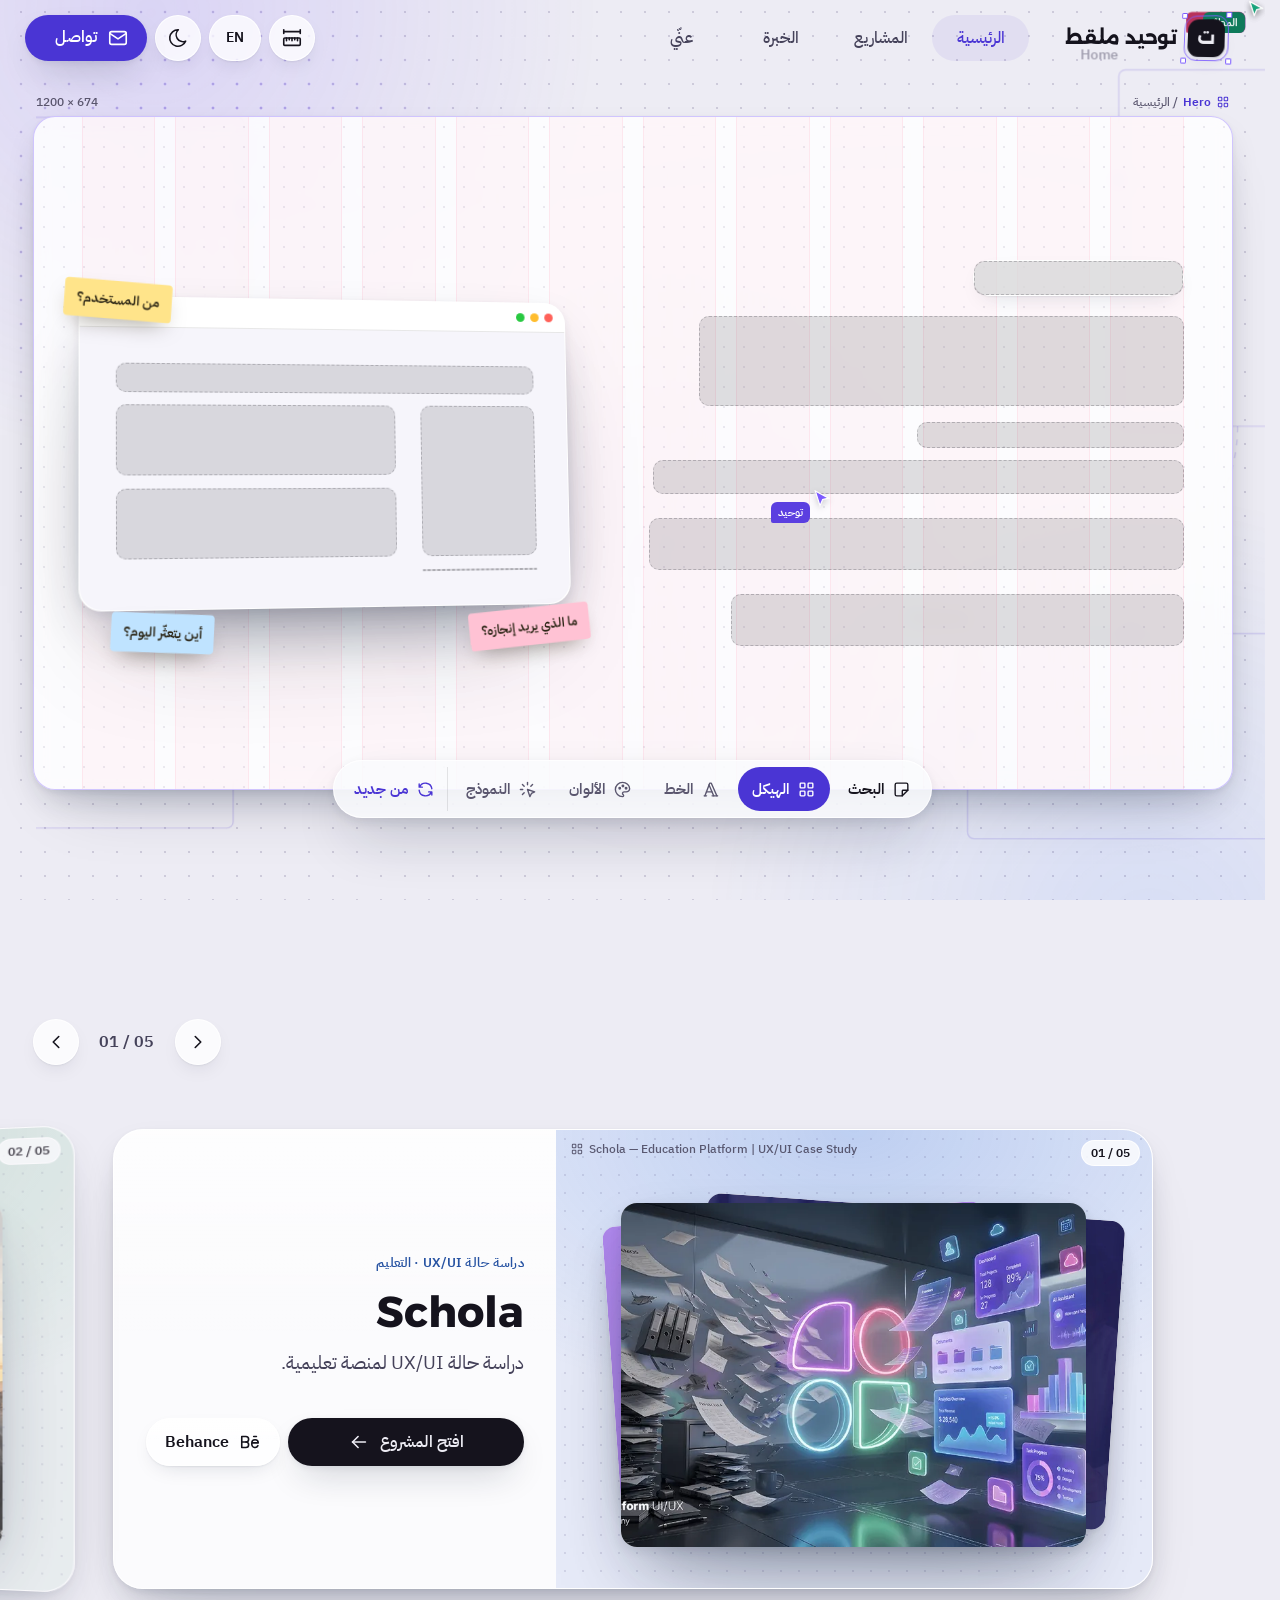
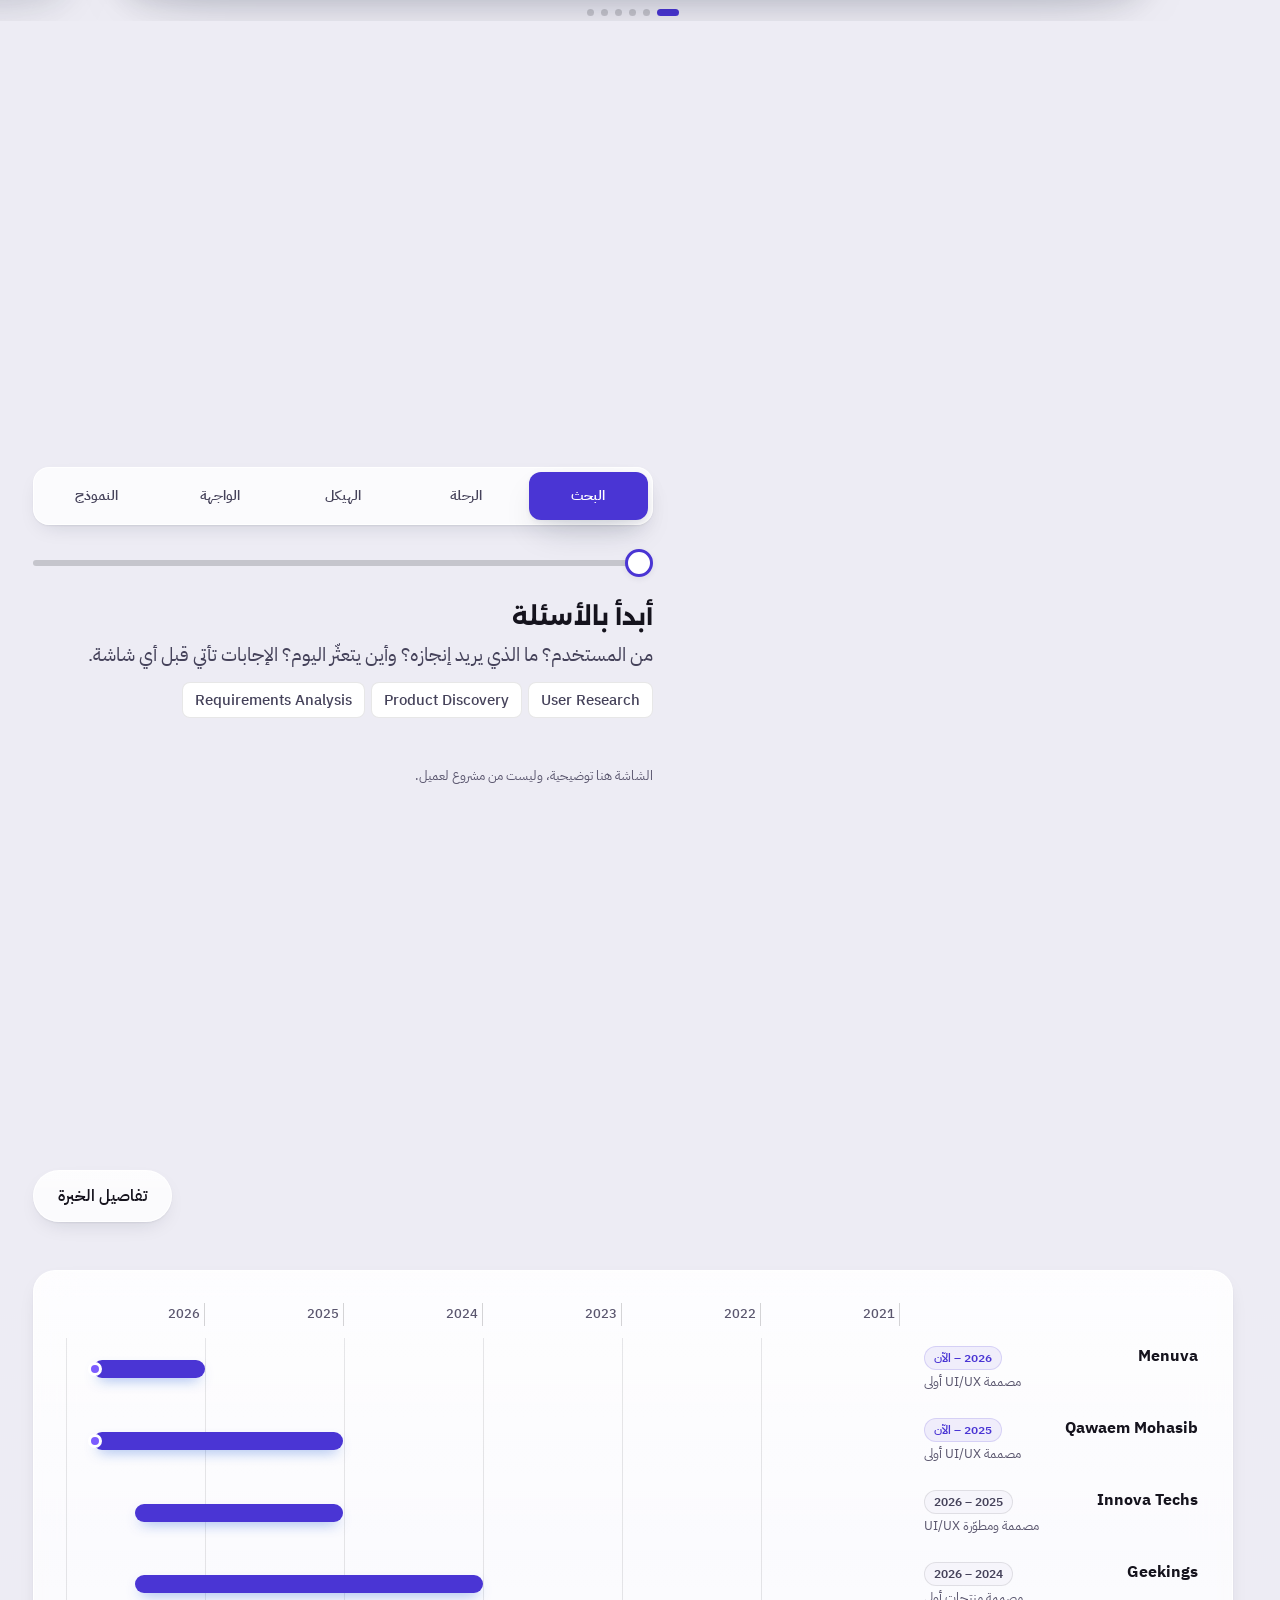
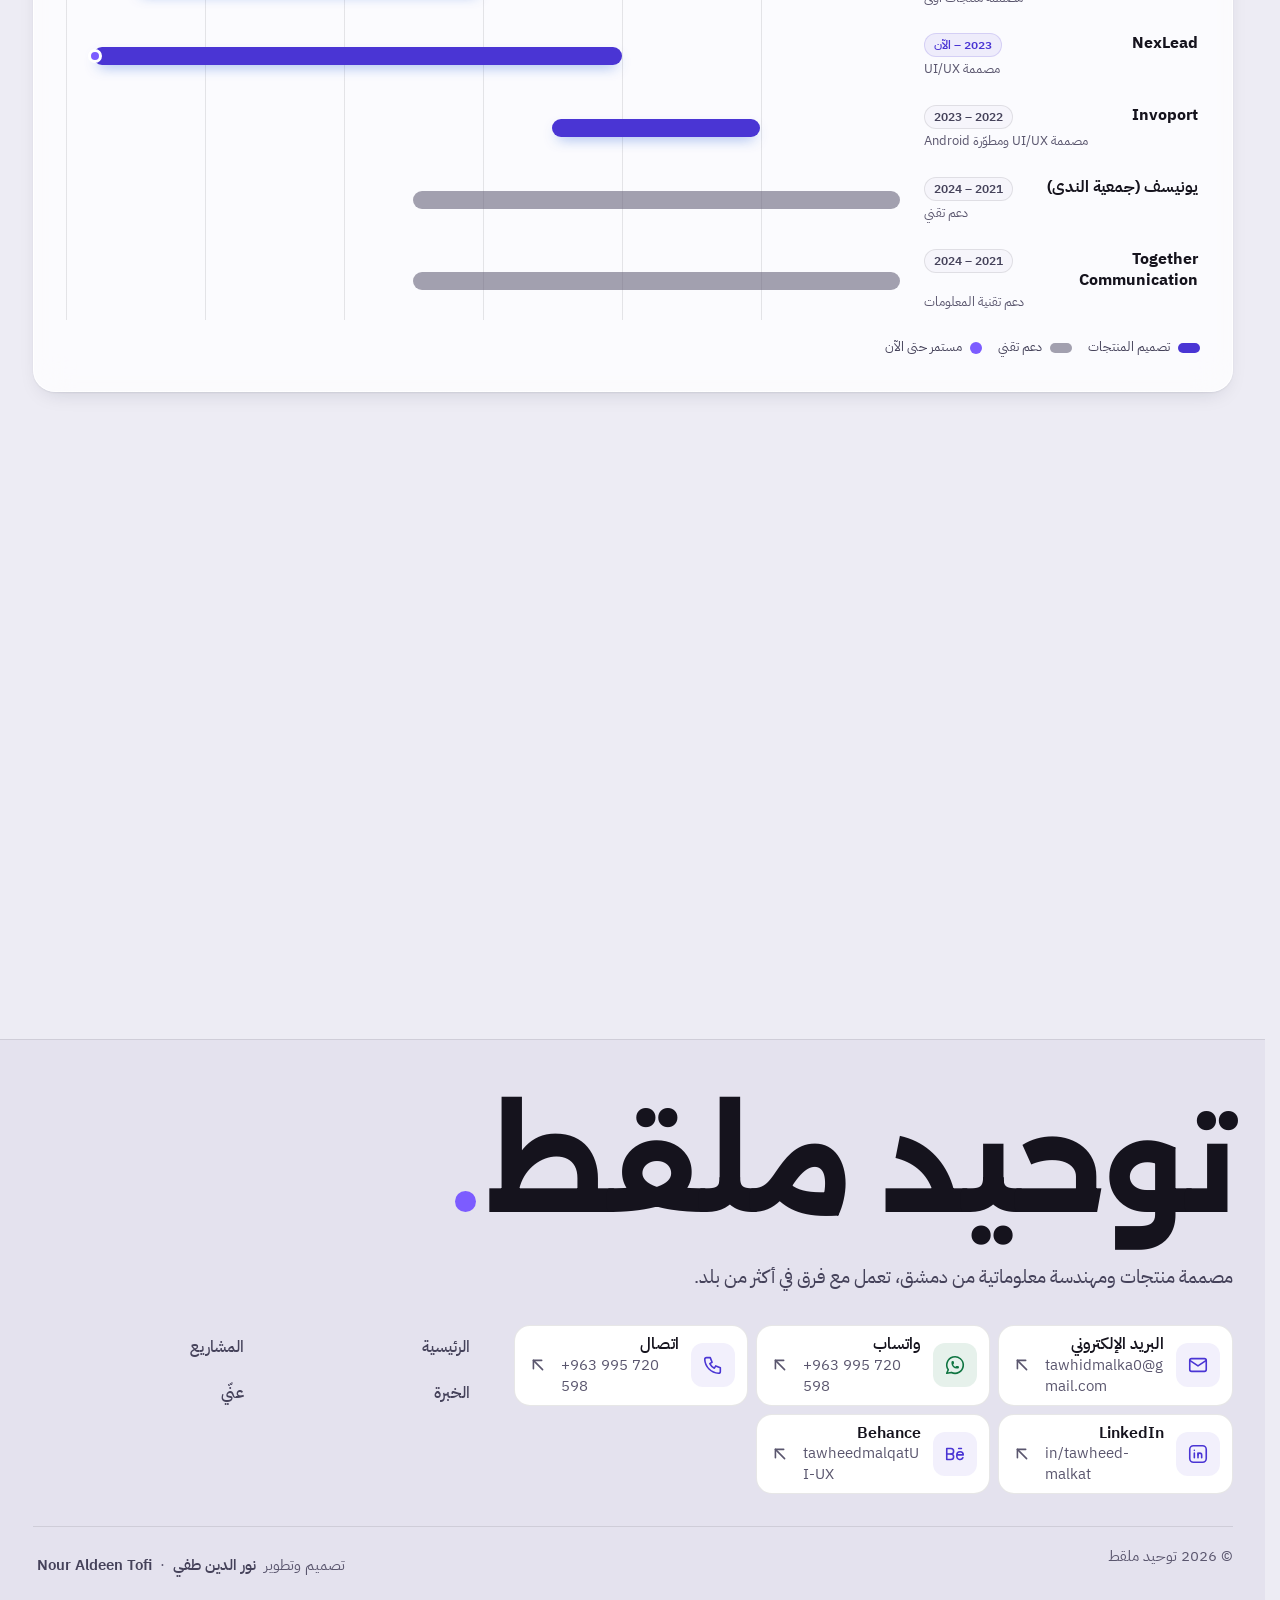
<file: index.html>
<!doctype html>
<html lang="ar" dir="rtl" data-theme="light" data-title-ar="توحيد ملقط، مصممة منتجات UI/UX" data-title-en="Tawheed Malkat, Senior Product Designer (UI/UX)">
<head>
<meta charset="utf-8">
<meta name="viewport" content="width=device-width,initial-scale=1,viewport-fit=cover">
<title>توحيد ملقط، مصممة منتجات UI/UX</title>
<meta name="description" content="توحيد ملقط، مصممة منتجات UI/UX ومهندسة معلوماتية من دمشق: مشاريعها وخبرتها وطريقة عملها. Tawheed Malkat, senior product designer (UI/UX) and informatics engineer from Damascus: work, experience and process.">
<meta name="robots" content="noindex,follow">
<link rel="canonical" href="https://nouraldeentofi.github.io/tawheed-malkat/">
<meta name="color-scheme" content="light dark">
<meta name="theme-color" id="metaTheme" content="#ECEEF1">
<script>(function(){try{var r=document.documentElement,t=localStorage.getItem('tm-theme'),l=localStorage.getItem('tm-lang');if(t==='dark')r.dataset.theme='dark';if(l==='en'){r.lang='en';r.dir='ltr';document.title=r.dataset.titleEn}if(!sessionStorage.getItem('tm-intro')&&!matchMedia('(prefers-reduced-motion: reduce)').matches)r.classList.add('intro');}catch(e){}})();</script>
<link rel="preload" href="assets/fonts/alexandria-arabic-800-normal.woff2" as="font" type="font/woff2" crossorigin><link rel="preload" href="assets/fonts/alexandria-arabic-700-normal.woff2" as="font" type="font/woff2" crossorigin><link rel="preload" href="assets/fonts/alexandria-latin-800-normal.woff2" as="font" type="font/woff2" crossorigin><link rel="preload" href="assets/fonts/alexandria-latin-700-normal.woff2" as="font" type="font/woff2" crossorigin><link rel="preload" href="assets/fonts/ibm-plex-sans-arabic-arabic-400-normal.woff2" as="font" type="font/woff2" crossorigin><link rel="preload" href="assets/fonts/ibm-plex-sans-arabic-arabic-500-normal.woff2" as="font" type="font/woff2" crossorigin><link rel="preload" href="assets/fonts/ibm-plex-sans-arabic-arabic-600-normal.woff2" as="font" type="font/woff2" crossorigin><link rel="preload" href="assets/fonts/ibm-plex-sans-arabic-latin-400-normal.woff2" as="font" type="font/woff2" crossorigin><link rel="preload" href="assets/fonts/ibm-plex-sans-arabic-latin-600-normal.woff2" as="font" type="font/woff2" crossorigin>
<link rel="stylesheet" href="assets/css/site.css">
<link rel="icon" href="assets/img/favicon.svg" type="image/svg+xml">
<link rel="apple-touch-icon" href="assets/img/apple-touch-icon.png">
<meta property="og:type" content="profile"><meta property="og:url" content="https://nouraldeentofi.github.io/tawheed-malkat/"><meta property="og:title" content="توحيد ملقط، مصممة منتجات UI/UX · Tawheed Malkat, Senior Product Designer (UI/UX)">
<meta property="og:description" content="توحيد ملقط، مصممة منتجات UI/UX ومهندسة معلوماتية من دمشق: مشاريعها وخبرتها وطريقة عملها."><meta property="og:image" content="https://nouraldeentofi.github.io/tawheed-malkat/assets/img/og.jpg"><meta property="og:image:width" content="1200"><meta property="og:image:height" content="630">
<meta property="og:locale" content="ar_AR"><meta property="og:locale:alternate" content="en_US"><meta name="twitter:card" content="summary_large_image">
<script type="application/ld+json">{"@context": "https://schema.org", "@graph": [{"@type": "Person", "@id": "https://nouraldeentofi.github.io/tawheed-malkat/#person", "name": "Tawheed Malkat", "alternateName": ["Tawheed Malkat", "Tawheed Malqat", "Tawhid Malka", "Tawheed Malka", "Tawhid Malkat", "Tawheed Malkat UI/UX", "Tawheed Malkat Product Designer", "توحيد ملقط", "توحيد ملقط مصممة", "م. توحيد ملقط", "Eng. Tawheed Malkat"], "givenName": "Tawheed", "familyName": "Malkat", "gender": "Female", "jobTitle": "Senior Product Designer", "description": "Senior product designer (UI/UX) and informatics engineer from Damascus, Syria, with 4+ years designing web and mobile products. مصممة منتجات ومهندسة معلوماتية من دمشق.", "email": "mailto:tawhidmalka0@gmail.com", "telephone": "+963995720598", "url": "https://nouraldeentofi.github.io/tawheed-malkat/", "address": {"@type": "PostalAddress", "addressLocality": "Damascus", "addressCountry": "SY"}, "alumniOf": {"@type": "CollegeOrUniversity", "name": "Damascus University", "alternateName": "جامعة دمشق"}, "hasCredential": {"@type": "EducationalOccupationalCredential", "credentialCategory": "degree", "name": "Informatics Engineering, Networks and Information Systems (2017–2022)", "recognizedBy": {"@type": "CollegeOrUniversity", "name": "Damascus University"}}, "worksFor": [{"@type": "Organization", "name": "Menuva"}, {"@type": "Organization", "name": "Qawaem Mohasib"}, {"@type": "Organization", "name": "NexLead"}], "hasOccupation": {"@type": "Occupation", "name": "Product Designer", "alternateName": ["Senior Product Designer", "Product Designer", "UI/UX Designer", "UX/UI Designer", "UX Designer", "UI Designer", "Interaction Designer", "Mobile app designer", "Web designer", "Informatics Engineer", "مصممة منتجات", "مصممة منتجات أولى", "مصممة UI/UX", "مصممة تجربة المستخدم", "مصممة واجهات المستخدم", "مصممة تطبيقات ومواقع", "مهندسة معلوماتية"], "occupationLocation": {"@type": "City", "name": "Damascus"}, "skills": "Product Strategy, UX Strategy, Design Thinking, Product Discovery, Feature Definition, MVP Design, User Stories, User Research, User Flows, Information Architecture, Journey Mapping, Usability Testing, Requirements Analysis, Visual Design, Interaction Design, Prototyping, Responsive Design, Design Systems, Component Libraries, Accessibility, HTML, CSS, Flutter / Dart, REST APIs, Provider, Bloc, GetX, Git, Linux, Agile / Scrum, Figma, FigJam, Adobe XD, Photoshop, Illustrator, Hotjar, Typeform, Google Forms, Jira, Trello, AI tools"}, "knowsAbout": ["Product design", "UX design", "UI design", "User research", "Design systems", "Prototyping", "Information architecture", "Usability testing", "Accessibility", "Mobile app design", "Web design", "Flutter", "Figma", "تصميم تجربة المستخدم", "تصميم واجهات المستخدم"], "knowsLanguage": [{"@type": "Language", "name": "Arabic", "alternateName": "ar"}, {"@type": "Language", "name": "English", "alternateName": "en"}], "sameAs": ["https://www.behance.net/tawheedmalqatUI-UX", "https://www.linkedin.com/in/tawheed-malkat/"]}, {"@type": "WebSite", "@id": "https://nouraldeentofi.github.io/tawheed-malkat/#site", "url": "https://nouraldeentofi.github.io/tawheed-malkat/", "name": "Tawheed Malkat · توحيد ملقط", "inLanguage": ["ar", "en"], "publisher": {"@id": "https://nouraldeentofi.github.io/tawheed-malkat/#person"}}, {"@type": "ProfilePage", "url": "https://nouraldeentofi.github.io/tawheed-malkat/", "isPartOf": {"@id": "https://nouraldeentofi.github.io/tawheed-malkat/#site"}, "mainEntity": {"@id": "https://nouraldeentofi.github.io/tawheed-malkat/#person"}, "inLanguage": ["ar", "en"]}]}</script>
</head>
<body>
<a class="skip" href="#main"><span data-l="ar">تخطَّ إلى المحتوى</span><span data-l="en" lang="en">Skip to content</span></a>
<svg class="sprite" aria-hidden="true" xmlns="http://www.w3.org/2000/svg"><symbol id="i-arrow-left" viewBox="0 0 24 24" fill="none" stroke="currentColor" stroke-width="1.75" stroke-linecap="round" stroke-linejoin="round"><path stroke="none" d="M0 0h24v24H0z" fill="none" />
  <path d="M5 12l14 0" />
  <path d="M5 12l6 6" />
  <path d="M5 12l6 -6" /></symbol><symbol id="i-arrow-right" viewBox="0 0 24 24" fill="none" stroke="currentColor" stroke-width="1.75" stroke-linecap="round" stroke-linejoin="round"><path stroke="none" d="M0 0h24v24H0z" fill="none" />
  <path d="M5 12l14 0" />
  <path d="M13 18l6 -6" />
  <path d="M13 6l6 6" /></symbol><symbol id="i-arrow-up-right" viewBox="0 0 24 24" fill="none" stroke="currentColor" stroke-width="1.75" stroke-linecap="round" stroke-linejoin="round"><path stroke="none" d="M0 0h24v24H0z" fill="none" />
  <path d="M17 7l-10 10" />
  <path d="M8 7l9 0l0 9" /></symbol><symbol id="i-brand-behance" viewBox="0 0 24 24" fill="none" stroke="currentColor" stroke-width="1.75" stroke-linecap="round" stroke-linejoin="round"><path stroke="none" d="M0 0h24v24H0z" fill="none" />
  <path d="M3 18v-12h4.5a3 3 0 0 1 0 6a3 3 0 0 1 0 6h-4.5" />
  <path d="M3 12l4.5 0" />
  <path d="M14 13h7a3.5 3.5 0 0 0 -7 0v2a3.5 3.5 0 0 0 6.64 1" />
  <path d="M16 6l3 0" /></symbol><symbol id="i-brand-linkedin" viewBox="0 0 24 24" fill="none" stroke="currentColor" stroke-width="1.75" stroke-linecap="round" stroke-linejoin="round"><path stroke="none" d="M0 0h24v24H0z" fill="none" />
  <path d="M8 11v5" />
  <path d="M8 8v.01" />
  <path d="M12 16v-5" />
  <path d="M16 16v-3a2 2 0 1 0 -4 0" />
  <path d="M3 7a4 4 0 0 1 4 -4h10a4 4 0 0 1 4 4v10a4 4 0 0 1 -4 4h-10a4 4 0 0 1 -4 -4l0 -10" /></symbol><symbol id="i-brand-whatsapp" viewBox="0 0 24 24" fill="none" stroke="currentColor" stroke-width="1.75" stroke-linecap="round" stroke-linejoin="round"><path stroke="none" d="M0 0h24v24H0z" fill="none" />
  <path d="M3 21l1.65 -3.8a9 9 0 1 1 3.4 2.9l-5.05 .9" />
  <path d="M9 10a.5 .5 0 0 0 1 0v-1a.5 .5 0 0 0 -1 0v1a5 5 0 0 0 5 5h1a.5 .5 0 0 0 0 -1h-1a.5 .5 0 0 0 0 1" /></symbol><symbol id="i-briefcase" viewBox="0 0 24 24" fill="none" stroke="currentColor" stroke-width="1.75" stroke-linecap="round" stroke-linejoin="round"><path stroke="none" d="M0 0h24v24H0z" fill="none" />
  <path d="M3 9a2 2 0 0 1 2 -2h14a2 2 0 0 1 2 2v9a2 2 0 0 1 -2 2h-14a2 2 0 0 1 -2 -2l0 -9" />
  <path d="M8 7v-2a2 2 0 0 1 2 -2h4a2 2 0 0 1 2 2v2" />
  <path d="M12 12l0 .01" />
  <path d="M3 13a20 20 0 0 0 18 0" /></symbol><symbol id="i-check" viewBox="0 0 24 24" fill="none" stroke="currentColor" stroke-width="1.75" stroke-linecap="round" stroke-linejoin="round"><path stroke="none" d="M0 0h24v24H0z" fill="none" />
  <path d="M5 12l5 5l10 -10" /></symbol><symbol id="i-chevron-down" viewBox="0 0 24 24" fill="none" stroke="currentColor" stroke-width="1.75" stroke-linecap="round" stroke-linejoin="round"><path stroke="none" d="M0 0h24v24H0z" fill="none" />
  <path d="M6 9l6 6l6 -6" /></symbol><symbol id="i-chevron-left" viewBox="0 0 24 24" fill="none" stroke="currentColor" stroke-width="1.75" stroke-linecap="round" stroke-linejoin="round"><path stroke="none" d="M0 0h24v24H0z" fill="none" />
  <path d="M15 6l-6 6l6 6" /></symbol><symbol id="i-chevron-right" viewBox="0 0 24 24" fill="none" stroke="currentColor" stroke-width="1.75" stroke-linecap="round" stroke-linejoin="round"><path stroke="none" d="M0 0h24v24H0z" fill="none" />
  <path d="M9 6l6 6l-6 6" /></symbol><symbol id="i-click" viewBox="0 0 24 24" fill="none" stroke="currentColor" stroke-width="1.75" stroke-linecap="round" stroke-linejoin="round"><path d="M3 12l3 0"/><path d="M12 3l0 3"/><path d="M7.8 7.8l-2.2 -2.2"/><path d="M16.2 7.8l2.2 -2.2"/><path d="M7.8 16.2l-2.2 2.2"/><path d="M12 12l9 3l-4 2l-2 4l-3 -9"/></symbol><symbol id="i-clock" viewBox="0 0 24 24" fill="none" stroke="currentColor" stroke-width="1.75" stroke-linecap="round" stroke-linejoin="round"><path stroke="none" d="M0 0h24v24H0z" fill="none" />
  <path d="M3 12a9 9 0 1 0 18 0a9 9 0 0 0 -18 0" />
  <path d="M12 7v5l3 3" /></symbol><symbol id="i-components" viewBox="0 0 24 24" fill="none" stroke="currentColor" stroke-width="1.75" stroke-linecap="round" stroke-linejoin="round"><path stroke="none" d="M0 0h24v24H0z" fill="none" />
  <path d="M3 12l3 3l3 -3l-3 -3l-3 3" />
  <path d="M15 12l3 3l3 -3l-3 -3l-3 3" />
  <path d="M9 6l3 3l3 -3l-3 -3l-3 3" />
  <path d="M9 18l3 3l3 -3l-3 -3l-3 3" /></symbol><symbol id="i-copy" viewBox="0 0 24 24" fill="none" stroke="currentColor" stroke-width="1.75" stroke-linecap="round" stroke-linejoin="round"><path stroke="none" d="M0 0h24v24H0z" fill="none" />
  <path d="M7 9.667a2.667 2.667 0 0 1 2.667 -2.667h8.666a2.667 2.667 0 0 1 2.667 2.667v8.666a2.667 2.667 0 0 1 -2.667 2.667h-8.666a2.667 2.667 0 0 1 -2.667 -2.667l0 -8.666" />
  <path d="M4.012 16.737a2.005 2.005 0 0 1 -1.012 -1.737v-10c0 -1.1 .9 -2 2 -2h10c.75 0 1.158 .385 1.5 1" /></symbol><symbol id="i-device-mobile" viewBox="0 0 24 24" fill="none" stroke="currentColor" stroke-width="1.75" stroke-linecap="round" stroke-linejoin="round"><path stroke="none" d="M0 0h24v24H0z" fill="none" />
  <path d="M6 5a2 2 0 0 1 2 -2h8a2 2 0 0 1 2 2v14a2 2 0 0 1 -2 2h-8a2 2 0 0 1 -2 -2v-14" />
  <path d="M11 4h2" />
  <path d="M12 17v.01" /></symbol><symbol id="i-focus-2" viewBox="0 0 24 24" fill="none" stroke="currentColor" stroke-width="1.75" stroke-linecap="round" stroke-linejoin="round"><path stroke="none" d="M0 0h24v24H0z" fill="none" />
  <path d="M11.5 12a.5 .5 0 1 0 1 0a.5 .5 0 1 0 -1 0" fill="currentColor" />
  <path d="M5 12a7 7 0 1 0 14 0a7 7 0 1 0 -14 0" />
  <path d="M12 3l0 2" />
  <path d="M3 12l2 0" />
  <path d="M12 19l0 2" />
  <path d="M19 12l2 0" /></symbol><symbol id="i-hand-move" viewBox="0 0 24 24" fill="none" stroke="currentColor" stroke-width="1.75" stroke-linecap="round" stroke-linejoin="round"><path stroke="none" d="M0 0h24v24H0z" fill="none" />
  <path d="M8 13v-8.5a1.5 1.5 0 0 1 3 0v7.5" />
  <path d="M11 11.5v-2a1.5 1.5 0 0 1 3 0v2.5" />
  <path d="M14 10.5a1.5 1.5 0 0 1 3 0v1.5" />
  <path d="M17 11.5a1.5 1.5 0 0 1 3 0v4.5a6 6 0 0 1 -6 6h-2h.208a6 6 0 0 1 -5.012 -2.7l-.196 -.3c-.312 -.479 -1.407 -2.388 -3.286 -5.728a1.5 1.5 0 0 1 .536 -2.022a1.867 1.867 0 0 1 2.28 .28l1.47 1.47" />
  <path d="M2.541 5.594a13.487 13.487 0 0 1 2.46 -1.427" />
  <path d="M14 3.458c1.32 .354 2.558 .902 3.685 1.612" /></symbol><symbol id="i-heart-handshake" viewBox="0 0 24 24" fill="none" stroke="currentColor" stroke-width="1.75" stroke-linecap="round" stroke-linejoin="round"><path stroke="none" d="M0 0h24v24H0z" fill="none" />
  <path d="M19.5 12.572l-7.5 7.428l-7.5 -7.428a5 5 0 1 1 7.5 -6.566a5 5 0 1 1 7.5 6.572" />
  <path d="M12 6l-3.293 3.293a1 1 0 0 0 0 1.414l.543 .543c.69 .69 1.81 .69 2.5 0l1 -1a3.182 3.182 0 0 1 4.5 0l2.25 2.25" />
  <path d="M12.5 15.5l2 2" />
  <path d="M15 13l2 2" /></symbol><symbol id="i-home" viewBox="0 0 24 24" fill="none" stroke="currentColor" stroke-width="1.75" stroke-linecap="round" stroke-linejoin="round"><path stroke="none" d="M0 0h24v24H0z" fill="none" />
  <path d="M5 12l-2 0l9 -9l9 9l-2 0" />
  <path d="M5 12v7a2 2 0 0 0 2 2h10a2 2 0 0 0 2 -2v-7" />
  <path d="M9 21v-6a2 2 0 0 1 2 -2h2a2 2 0 0 1 2 2v6" /></symbol><symbol id="i-language" viewBox="0 0 24 24" fill="none" stroke="currentColor" stroke-width="1.75" stroke-linecap="round" stroke-linejoin="round"><path stroke="none" d="M0 0h24v24H0z" fill="none" />
  <path d="M9 6.371c0 4.418 -2.239 6.629 -5 6.629" />
  <path d="M4 6.371h7" />
  <path d="M5 9c0 2.144 2.252 3.908 6 4" />
  <path d="M12 20l4 -9l4 9" />
  <path d="M19.1 18h-6.2" />
  <path d="M6.694 3l.793 .582" /></symbol><symbol id="i-layers-intersect" viewBox="0 0 24 24" fill="none" stroke="currentColor" stroke-width="1.75" stroke-linecap="round" stroke-linejoin="round"><path stroke="none" d="M0 0h24v24H0z" fill="none" />
  <path d="M8 6a2 2 0 0 1 2 -2h8a2 2 0 0 1 2 2v8a2 2 0 0 1 -2 2h-8a2 2 0 0 1 -2 -2l0 -8" />
  <path d="M4 10a2 2 0 0 1 2 -2h8a2 2 0 0 1 2 2v8a2 2 0 0 1 -2 2h-8a2 2 0 0 1 -2 -2l0 -8" /></symbol><symbol id="i-layout-grid" viewBox="0 0 24 24" fill="none" stroke="currentColor" stroke-width="1.75" stroke-linecap="round" stroke-linejoin="round"><path stroke="none" d="M0 0h24v24H0z" fill="none" />
  <path d="M4 5a1 1 0 0 1 1 -1h4a1 1 0 0 1 1 1v4a1 1 0 0 1 -1 1h-4a1 1 0 0 1 -1 -1l0 -4" />
  <path d="M14 5a1 1 0 0 1 1 -1h4a1 1 0 0 1 1 1v4a1 1 0 0 1 -1 1h-4a1 1 0 0 1 -1 -1l0 -4" />
  <path d="M4 15a1 1 0 0 1 1 -1h4a1 1 0 0 1 1 1v4a1 1 0 0 1 -1 1h-4a1 1 0 0 1 -1 -1l0 -4" />
  <path d="M14 15a1 1 0 0 1 1 -1h4a1 1 0 0 1 1 1v4a1 1 0 0 1 -1 1h-4a1 1 0 0 1 -1 -1l0 -4" /></symbol><symbol id="i-mail" viewBox="0 0 24 24" fill="none" stroke="currentColor" stroke-width="1.75" stroke-linecap="round" stroke-linejoin="round"><path stroke="none" d="M0 0h24v24H0z" fill="none" />
  <path d="M3 7a2 2 0 0 1 2 -2h14a2 2 0 0 1 2 2v10a2 2 0 0 1 -2 2h-14a2 2 0 0 1 -2 -2v-10" />
  <path d="M3 7l9 6l9 -6" /></symbol><symbol id="i-map-pin" viewBox="0 0 24 24" fill="none" stroke="currentColor" stroke-width="1.75" stroke-linecap="round" stroke-linejoin="round"><path stroke="none" d="M0 0h24v24H0z" fill="none" />
  <path d="M9 11a3 3 0 1 0 6 0a3 3 0 0 0 -6 0" />
  <path d="M17.657 16.657l-4.243 4.243a2 2 0 0 1 -2.827 0l-4.244 -4.243a8 8 0 1 1 11.314 0" /></symbol><symbol id="i-maximize" viewBox="0 0 24 24" fill="none" stroke="currentColor" stroke-width="1.75" stroke-linecap="round" stroke-linejoin="round"><path stroke="none" d="M0 0h24v24H0z" fill="none" />
  <path d="M4 8v-2a2 2 0 0 1 2 -2h2" />
  <path d="M4 16v2a2 2 0 0 0 2 2h2" />
  <path d="M16 4h2a2 2 0 0 1 2 2v2" />
  <path d="M16 20h2a2 2 0 0 0 2 -2v-2" /></symbol><symbol id="i-minimize" viewBox="0 0 24 24" fill="none" stroke="currentColor" stroke-width="1.75" stroke-linecap="round" stroke-linejoin="round"><path stroke="none" d="M0 0h24v24H0z" fill="none" />
  <path d="M15 19v-2a2 2 0 0 1 2 -2h2" />
  <path d="M15 5v2a2 2 0 0 0 2 2h2" />
  <path d="M5 15h2a2 2 0 0 1 2 2v2" />
  <path d="M5 9h2a2 2 0 0 0 2 -2v-2" /></symbol><symbol id="i-minus" viewBox="0 0 24 24" fill="none" stroke="currentColor" stroke-width="1.75" stroke-linecap="round" stroke-linejoin="round"><path stroke="none" d="M0 0h24v24H0z" fill="none" />
  <path d="M5 12l14 0" /></symbol><symbol id="i-moon" viewBox="0 0 24 24" fill="none" stroke="currentColor" stroke-width="1.75" stroke-linecap="round" stroke-linejoin="round"><path stroke="none" d="M0 0h24v24H0z" fill="none" />
  <path d="M12 3c.132 0 .263 0 .393 0a7.5 7.5 0 0 0 7.92 12.446a9 9 0 1 1 -8.313 -12.454l0 .008" /></symbol><symbol id="i-note" viewBox="0 0 24 24" fill="none" stroke="currentColor" stroke-width="1.75" stroke-linecap="round" stroke-linejoin="round"><path d="M13 20l7 -7"/><path d="M13 20v-6a1 1 0 0 1 1 -1h6v-7a2 2 0 0 0 -2 -2h-12a2 2 0 0 0 -2 2v12a2 2 0 0 0 2 2h7"/></symbol><symbol id="i-palette" viewBox="0 0 24 24" fill="none" stroke="currentColor" stroke-width="1.75" stroke-linecap="round" stroke-linejoin="round"><path stroke="none" d="M0 0h24v24H0z" fill="none" />
  <path d="M12 21a9 9 0 0 1 0 -18c4.97 0 9 3.582 9 8c0 1.06 -.474 2.078 -1.318 2.828c-.844 .75 -1.989 1.172 -3.182 1.172h-2.5a2 2 0 0 0 -1 3.75a1.3 1.3 0 0 1 -1 2.25" />
  <path d="M7.5 10.5a1 1 0 1 0 2 0a1 1 0 1 0 -2 0" />
  <path d="M11.5 7.5a1 1 0 1 0 2 0a1 1 0 1 0 -2 0" />
  <path d="M15.5 10.5a1 1 0 1 0 2 0a1 1 0 1 0 -2 0" /></symbol><symbol id="i-phone" viewBox="0 0 24 24" fill="none" stroke="currentColor" stroke-width="1.75" stroke-linecap="round" stroke-linejoin="round"><path stroke="none" d="M0 0h24v24H0z" fill="none" />
  <path d="M5 4h4l2 5l-2.5 1.5a11 11 0 0 0 5 5l1.5 -2.5l5 2v4a2 2 0 0 1 -2 2a16 16 0 0 1 -15 -15a2 2 0 0 1 2 -2" /></symbol><symbol id="i-plus" viewBox="0 0 24 24" fill="none" stroke="currentColor" stroke-width="1.75" stroke-linecap="round" stroke-linejoin="round"><path stroke="none" d="M0 0h24v24H0z" fill="none" />
  <path d="M12 5l0 14" />
  <path d="M5 12l14 0" /></symbol><symbol id="i-pointer" viewBox="0 0 24 24" fill="none" stroke="currentColor" stroke-width="1.75" stroke-linecap="round" stroke-linejoin="round"><path stroke="none" d="M0 0h24v24H0z" fill="none" />
  <path d="M7.904 17.563a1.2 1.2 0 0 0 2.228 .308l2.09 -3.093l4.907 4.907a1.067 1.067 0 0 0 1.509 0l1.047 -1.047a1.067 1.067 0 0 0 0 -1.509l-4.907 -4.907l3.113 -2.09a1.2 1.2 0 0 0 -.309 -2.228l-13.582 -3.904l3.904 13.563" /></symbol><symbol id="i-refresh" viewBox="0 0 24 24" fill="none" stroke="currentColor" stroke-width="1.75" stroke-linecap="round" stroke-linejoin="round"><path d="M20 11a8.1 8.1 0 0 0 -15.5 -2m-.5 -4v4h4"/><path d="M4 13a8.1 8.1 0 0 0 15.5 2m.5 4v-4h-4"/></symbol><symbol id="i-route" viewBox="0 0 24 24" fill="none" stroke="currentColor" stroke-width="1.75" stroke-linecap="round" stroke-linejoin="round"><path stroke="none" d="M0 0h24v24H0z" fill="none" />
  <path d="M3 19a2 2 0 1 0 4 0a2 2 0 0 0 -4 0" />
  <path d="M19 7a2 2 0 1 0 0 -4a2 2 0 0 0 0 4" />
  <path d="M11 19h5.5a3.5 3.5 0 0 0 0 -7h-8a3.5 3.5 0 0 1 0 -7h4.5" /></symbol><symbol id="i-ruler-measure" viewBox="0 0 24 24" fill="none" stroke="currentColor" stroke-width="1.75" stroke-linecap="round" stroke-linejoin="round"><path stroke="none" d="M0 0h24v24H0z" fill="none" />
  <path d="M19.875 12c.621 0 1.125 .512 1.125 1.143v5.714c0 .631 -.504 1.143 -1.125 1.143h-15.875a1 1 0 0 1 -1 -1v-5.857c0 -.631 .504 -1.143 1.125 -1.143h15.75" />
  <path d="M9 12v2" />
  <path d="M6 12v3" />
  <path d="M12 12v3" />
  <path d="M18 12v3" />
  <path d="M15 12v2" />
  <path d="M3 3v4" />
  <path d="M3 5h18" />
  <path d="M21 3v4" /></symbol><symbol id="i-school" viewBox="0 0 24 24" fill="none" stroke="currentColor" stroke-width="1.75" stroke-linecap="round" stroke-linejoin="round"><path stroke="none" d="M0 0h24v24H0z" fill="none" />
  <path d="M22 9l-10 -4l-10 4l10 4l10 -4v6" />
  <path d="M6 10.6v5.4a6 3 0 0 0 12 0v-5.4" /></symbol><symbol id="i-stack-2" viewBox="0 0 24 24" fill="none" stroke="currentColor" stroke-width="1.75" stroke-linecap="round" stroke-linejoin="round"><path stroke="none" d="M0 0h24v24H0z" fill="none" />
  <path d="M12 4l-8 4l8 4l8 -4l-8 -4" />
  <path d="M4 12l8 4l8 -4" />
  <path d="M4 16l8 4l8 -4" /></symbol><symbol id="i-sun" viewBox="0 0 24 24" fill="none" stroke="currentColor" stroke-width="1.75" stroke-linecap="round" stroke-linejoin="round"><path stroke="none" d="M0 0h24v24H0z" fill="none" />
  <path d="M8 12a4 4 0 1 0 8 0a4 4 0 1 0 -8 0" />
  <path d="M3 12h1m8 -9v1m8 8h1m-9 8v1m-6.4 -15.4l.7 .7m12.1 -.7l-.7 .7m0 11.4l.7 .7m-12.1 -.7l-.7 .7" /></symbol><symbol id="i-typography" viewBox="0 0 24 24" fill="none" stroke="currentColor" stroke-width="1.75" stroke-linecap="round" stroke-linejoin="round"><path d="M4 20l3 0"/><path d="M14 20l7 0"/><path d="M6.9 15l6.9 0"/><path d="M10.2 6.3l5.8 13.7"/><path d="M5 20l6 -16l2 0l7 16"/></symbol><symbol id="i-user" viewBox="0 0 24 24" fill="none" stroke="currentColor" stroke-width="1.75" stroke-linecap="round" stroke-linejoin="round"><path stroke="none" d="M0 0h24v24H0z" fill="none" />
  <path d="M8 7a4 4 0 1 0 8 0a4 4 0 0 0 -8 0" />
  <path d="M6 21v-2a4 4 0 0 1 4 -4h4a4 4 0 0 1 4 4v2" /></symbol><symbol id="i-users" viewBox="0 0 24 24" fill="none" stroke="currentColor" stroke-width="1.75" stroke-linecap="round" stroke-linejoin="round"><path stroke="none" d="M0 0h24v24H0z" fill="none" />
  <path d="M5 7a4 4 0 1 0 8 0a4 4 0 1 0 -8 0" />
  <path d="M3 21v-2a4 4 0 0 1 4 -4h4a4 4 0 0 1 4 4v2" />
  <path d="M16 3.13a4 4 0 0 1 0 7.75" />
  <path d="M21 21v-2a4 4 0 0 0 -3 -3.85" /></symbol><symbol id="i-world" viewBox="0 0 24 24" fill="none" stroke="currentColor" stroke-width="1.75" stroke-linecap="round" stroke-linejoin="round"><path stroke="none" d="M0 0h24v24H0z" fill="none" />
  <path d="M3 12a9 9 0 1 0 18 0a9 9 0 0 0 -18 0" />
  <path d="M3.6 9h16.8" />
  <path d="M3.6 15h16.8" />
  <path d="M11.5 3a17 17 0 0 0 0 18" />
  <path d="M12.5 3a17 17 0 0 1 0 18" /></symbol><symbol id="i-x" viewBox="0 0 24 24" fill="none" stroke="currentColor" stroke-width="1.75" stroke-linecap="round" stroke-linejoin="round"><path stroke="none" d="M0 0h24v24H0z" fill="none" />
  <path d="M18 6l-12 12" />
  <path d="M6 6l12 12" /></symbol><symbol id="i-zoom-in" viewBox="0 0 24 24" fill="none" stroke="currentColor" stroke-width="1.75" stroke-linecap="round" stroke-linejoin="round"><path stroke="none" d="M0 0h24v24H0z" fill="none" />
  <path d="M3 10a7 7 0 1 0 14 0a7 7 0 1 0 -14 0" />
  <path d="M7 10l6 0" />
  <path d="M10 7l0 6" />
  <path d="M21 21l-6 -6" /></symbol></svg>
<div class="cv" aria-hidden="true"><i class="cv-l cv-l1"></i><i class="cv-l cv-l2"></i><i class="cv-l cv-l3"></i><div class="cv-dots"></div><div class="cv-wave"></div>
<span class="cv-sel"><i></i><i></i><i></i><i></i><b>Frame · Auto layout</b></span><span class="cv-sel cv-sel-2"><i></i><i></i><i></i><i></i><b>Component</b></span>
<svg class="cv-art" viewBox="0 0 1440 900" preserveAspectRatio="xMidYMid slice">
<text class="cv-lbl" x="70" y="132">Onboarding</text><rect x="70" y="142" width="250" height="170" rx="6"/>
<text class="cv-lbl" x="1130" y="88">Home</text><rect x="1130" y="98" width="220" height="330" rx="6"/>
<text class="cv-lbl" x="990" y="610">Checkout</text><rect x="990" y="620" width="300" height="190" rx="6"/>
<text class="cv-lbl" x="120" y="640">Flow 02</text><rect x="120" y="650" width="190" height="150" rx="6"/>
<path class="cv-con" d="M320 228 C 640 228, 860 140, 1130 200"/><path class="cv-con" d="M1240 428 C 1240 520, 1160 560, 1140 620"/>
<path class="cv-con" d="M310 725 C 560 760, 760 760, 990 715"/>
<circle class="cv-node" cx="320" cy="228" r="5"/><circle class="cv-node" cx="1130" cy="200" r="5"/><circle class="cv-node" cx="1140" cy="620" r="5"/><circle class="cv-node" cx="990" cy="715" r="5"/>
</svg>
<div class="cv-cur cv-cur-1"><svg viewBox="0 0 24 24" aria-hidden="true"><path d="M4 2.5 20 11l-7.2 1.6L9.6 20z"/></svg><b><span data-l="ar">توحيد</span><span data-l="en" lang="en">Tawheed</span></b></div>
<div class="cv-cur cv-cur-2"><svg viewBox="0 0 24 24" aria-hidden="true"><path d="M4 2.5 20 11l-7.2 1.6L9.6 20z"/></svg><b><span data-l="ar">المستخدم</span><span data-l="en" lang="en">User</span></b></div>
<div class="cv-cur cv-cur-3"><svg viewBox="0 0 24 24" aria-hidden="true"><path d="M4 2.5 20 11l-7.2 1.6L9.6 20z"/></svg><b><span data-l="ar">المطوّر</span><span data-l="en" lang="en">Developer</span></b></div>
</div>
<header class="hdr" id="hdr"><div class="wrap hdr-in">
<a class="brand" href="index.html" aria-label="توحيد ملقط، الرئيسية" data-ar-label="توحيد ملقط، الرئيسية" data-en-label="Tawheed Malkat, home"><span class="mono" aria-hidden="true"><span data-l="ar">ت</span><span data-l="en" lang="en">T</span><i></i><i></i><i></i><i></i></span><span class="bn-full"><span data-l="ar">توحيد ملقط</span><span data-l="en" lang="en">Tawheed Malkat</span></span><span class="bn-first"><span data-l="ar">توحيد</span><span data-l="en" lang="en">Tawheed</span></span></a>
<nav class="hdr-nav" aria-label="الصفحات" data-ar-label="الصفحات" data-en-label="Pages"><a href="index.html" aria-current=page><span data-l="ar">الرئيسية</span><span data-l="en" lang="en">Home</span></a><a href="work.html"><span data-l="ar">المشاريع</span><span data-l="en" lang="en">Work</span></a><a href="experience.html"><span data-l="ar">الخبرة</span><span data-l="en" lang="en">Experience</span></a><a href="about.html"><span data-l="ar">عنّي</span><span data-l="en" lang="en">About</span></a></nav>
<div class="hdr-act">
<button class="icon-btn ins-btn" id="insBtn" type="button" aria-pressed="false" aria-label="وضع المصمّم: اعرض مواصفات التصميم" data-ar-label="وضع المصمّم: اعرض مواصفات التصميم" data-en-label="Inspect mode: show the design specs"><svg class="ic " aria-hidden="true"><use href="#i-ruler-measure"/></svg></button>
<button class="icon-btn lang-btn" id="langBtn" type="button" lang="en" aria-label="English" data-ar-label="English" data-en-label="العربية">EN</button>
<button class="icon-btn theme-btn" id="themeBtn" type="button" aria-pressed="false" aria-label="الوضع الليلي"><svg class="ic ic-moon" aria-hidden="true"><use href="#i-moon"/></svg><svg class="ic ic-sun" aria-hidden="true"><use href="#i-sun"/></svg></button>
<button class="btn btn-b shine d-only" type="button" data-contact style="min-height:46px;padding:0 18px"><svg class="ic " aria-hidden="true"><use href="#i-mail"/></svg><span data-l="ar">تواصل</span><span data-l="en" lang="en">Contact</span></button>
</div></div></header>
<div class="progress" aria-hidden="true"><i></i></div>
<main id="main">
<section class="hx" id="top" data-hx><div class="wrap">
<div class="hx-frame s1 s2 s3 s4 s5 done" data-spec="box" data-spec-name="Frame / Hero">
<div class="hx-bar" aria-hidden="true"><span class="hx-file"><svg class="ic " aria-hidden="true"><use href="#i-layout-grid"/></svg><span>Hero</span><em>/ <span data-l="ar">الرئيسية</span><span data-l="en" lang="en">Home</span></em></span><span class="hx-dim num ltr"></span></div>
<div class="hx-grid" aria-hidden="true"><i></i><i></i><i></i><i></i><i></i><i></i><i></i><i></i><i></i><i></i><i></i><i></i></div>
<div class="hx-body">
<p class="hx-kick hx-el"><svg class="ic " aria-hidden="true"><use href="#i-map-pin"/></svg><span data-l="ar">دمشق · فرق في خمس دول</span><span data-l="en" lang="en">Damascus · teams in five countries</span></p>
<div class="hx-name-wrap hx-el"><h1 class="hx-name" data-spec="text" data-spec-name="H1"><span data-l="ar">توحيد ملقط</span><span data-l="en" lang="en">Tawheed Malkat</span></h1>
<span class="hx-sel" aria-hidden="true"><i></i><i></i><i></i><i></i><span class="hx-spec ltr">Alexandria · ExtraBold</span></span></div>
<p class="hx-role hx-el"><span data-l="ar">مصممة منتجات أولى، UI/UX</span><span data-l="en" lang="en">Senior Product Designer, UI/UX</span></p>
<p class="hx-lead hx-el"><span data-l="ar">أحوّل متطلبات العمل والتقنية إلى تجارب رقمية واضحة وسهلة الاستخدام.</span><span data-l="en" lang="en">I turn business and technical requirements into clear, easy-to-use digital experiences.</span></p>
<div class="hx-cta hx-el"><a class="btn btn-p shine hx-go" id="heroCta" href="#work"><svg class="ic " aria-hidden="true"><use href="#i-layout-grid"/></svg><span data-l="ar">شاهد المشاريع</span><span data-l="en" lang="en">See the work</span></a>
<button class="btn btn-g" type="button" data-contact><svg class="ic " aria-hidden="true"><use href="#i-mail"/></svg><span data-l="ar">تواصل معي</span><span data-l="en" lang="en">Get in touch</span></button></div>
<ul class="hx-stats hx-el"><li><svg class="ic " aria-hidden="true"><use href="#i-stack-2"/></svg><span><b><span class="num count" data-to="4">4</span>+</b><small><span data-l="ar">سنوات في تصميم المنتجات</span><span data-l="en" lang="en">years designing products</span></small></span></li><li><svg class="ic " aria-hidden="true"><use href="#i-world"/></svg><span><b><span class="num count" data-to="5">5</span></b><small><span data-l="ar">دول عملتُ مع فرقها</span><span data-l="en" lang="en">countries of teams</span></small></span></li><li><svg class="ic " aria-hidden="true"><use href="#i-layout-grid"/></svg><span><b><span class="num count" data-to="9">9</span></b><small><span data-l="ar">مشاريع منشورة</span><span data-l="en" lang="en">published projects</span></small></span></li></ul>
</div>
<div class="hx-vis hx-el"><span class="hx-vis-bar" aria-hidden="true"><i></i><i></i><i></i></span><span class="hx-vis-in">
<span class="hx-wire" aria-hidden="true"><i></i><i></i><i></i><i></i><i></i></span><img class="hx-shot on" src="assets/img/projects/schola/24.webp" width="1200" height="675" loading="eager" decoding="async" alt="من مشروع Schola" data-ar-alt="من مشروع Schola" data-en-alt="From the Schola project"><img class="hx-shot" src="assets/img/projects/avigate/25.webp" width="1200" height="675" loading="lazy" decoding="async" alt="من مشروع AviGate" data-ar-alt="من مشروع AviGate" data-en-alt="From the AviGate project"><img class="hx-shot" src="assets/img/projects/geekings-brand/39.webp" width="1200" height="675" loading="lazy" decoding="async" alt="من مشروع هوية Geekings" data-ar-alt="من مشروع هوية Geekings" data-en-alt="From the Geekings Brand Guidelines project"><img class="hx-shot" src="assets/img/projects/luxury-real-estate/00.webp" width="1200" height="675" loading="lazy" decoding="async" alt="من مشروع منصة العقارات الفاخرة" data-ar-alt="من مشروع منصة العقارات الفاخرة" data-en-alt="From the Luxury Real Estate project"></span>
<span class="hx-notes" aria-hidden="true"><span class="hx-note hx-note-1" style="--c:var(--sticky-1)"><span data-l="ar">من المستخدم؟</span><span data-l="en" lang="en">Who is the user?</span></span><span class="hx-note hx-note-2" style="--c:var(--sticky-2)"><span data-l="ar">ما الذي يريد إنجازه؟</span><span data-l="en" lang="en">What do they need done?</span></span><span class="hx-note hx-note-3" style="--c:var(--sticky-3)"><span data-l="ar">أين يتعثّر اليوم؟</span><span data-l="en" lang="en">Where do they get stuck?</span></span></span>
<span class="hx-swatch" aria-hidden="true"><i style="--c:var(--brand)"></i><i style="--c:var(--brand-2)"></i><i style="--c:var(--sticky-1)"></i><i style="--c:var(--ink)"></i><b class="ltr">Brand · #4A35D4</b></span></div>
<svg class="hx-noodle" aria-hidden="true"><path/><circle r="5"/><circle r="5"/></svg>
<span class="hx-proto" aria-hidden="true"><svg class="ic " aria-hidden="true"><use href="#i-click"/></svg><span data-l="ar">عند الضغط ← المشاريع</span><span data-l="en" lang="en">On tap → Work</span></span>
<div class="hx-cur" aria-hidden="true"><svg viewBox="0 0 24 24" aria-hidden="true"><path d="M4 2.5 20 11l-7.2 1.6L9.6 20z"/></svg><b><span data-l="ar">توحيد</span><span data-l="en" lang="en">Tawheed</span></b></div>
</div>
<div class="hx-tools" role="group" aria-label="شاهد كل مرحلة من تصميم هذه الواجهة" data-ar-label="شاهد كل مرحلة من تصميم هذه الواجهة" data-en-label="See each stage of designing this page"><button type="button" data-hx-go="1" aria-pressed="true"><svg class="ic " aria-hidden="true"><use href="#i-note"/></svg><span><span data-l="ar">البحث</span><span data-l="en" lang="en">Research</span></span></button><button type="button" data-hx-go="2" aria-pressed="true"><svg class="ic " aria-hidden="true"><use href="#i-layout-grid"/></svg><span><span data-l="ar">الهيكل</span><span data-l="en" lang="en">Wireframe</span></span></button><button type="button" data-hx-go="3" aria-pressed="true"><svg class="ic " aria-hidden="true"><use href="#i-typography"/></svg><span><span data-l="ar">الخط</span><span data-l="en" lang="en">Type</span></span></button><button type="button" data-hx-go="4" aria-pressed="true"><svg class="ic " aria-hidden="true"><use href="#i-palette"/></svg><span><span data-l="ar">الألوان</span><span data-l="en" lang="en">Colour</span></span></button><button type="button" data-hx-go="5" aria-pressed="true"><svg class="ic " aria-hidden="true"><use href="#i-click"/></svg><span><span data-l="ar">النموذج</span><span data-l="en" lang="en">Prototype</span></span></button>
<button class="hx-replay" type="button" aria-label="أعد تصميم الواجهة من البداية" data-ar-label="أعد تصميم الواجهة من البداية" data-en-label="Design it again from the start"><svg class="ic " aria-hidden="true"><use href="#i-refresh"/></svg><span><span data-l="ar">من جديد</span><span data-l="en" lang="en">Again</span></span></button></div>
</div></section>

<section class="sec pw" id="work"><div class="wrap"><div class="sec-head"><div><h2 class="sec-h slide"><span data-l="ar">شغل مختار</span><span data-l="en" lang="en">Selected work</span></h2>
<p class="sec-p rv"><span data-l="ar">خمسة مشاريع من ملف تصميمها. اسحب بين المشاريع، وافتح أي واحد لترى شاشاته كلها.</span><span data-l="en" lang="en">Five projects from her design file. Swipe between them, and open any one to see every screen.</span></p></div><div class="pw-nav"><button class="icon-btn pw-prev" type="button" aria-label="المشروع السابق" data-ar-label="المشروع السابق" data-en-label="Previous project"><svg class="ic flip-en" aria-hidden="true"><use href="#i-chevron-right"/></svg></button><span class="pw-count num" aria-hidden="true">01 / 05</span><button class="icon-btn pw-next" type="button" aria-label="المشروع التالي" data-ar-label="المشروع التالي" data-en-label="Next project"><svg class="ic flip-en" aria-hidden="true"><use href="#i-chevron-left"/></svg></button></div></div></div>
<ul class="pw-track" data-pw tabindex="0" aria-label="مشاريع مختارة، اسحب للتنقّل" data-ar-label="مشاريع مختارة، اسحب للتنقّل" data-en-label="Selected projects, swipe to move"><li class="pw-slot"><article class="pc" style="--pc:#2F6FDB"><a class="pc-media" href="project-schola.html" tabindex="-1" aria-hidden="true"><span class="pc-stack"><span class="pc-l pc-l3" aria-hidden="true"><img src="assets/img/projects/schola/20.webp" width="1200" height="968" loading="eager" decoding="async" sizes="(min-width:900px) 420px, 60vw" alt="" data-ar-alt="" data-en-alt=""></span><span class="pc-l pc-l2" aria-hidden="true"><img src="assets/img/projects/schola/18.webp" width="1200" height="858" loading="eager" decoding="async" sizes="(min-width:900px) 420px, 60vw" alt="" data-ar-alt="" data-en-alt=""></span><span class="pc-l pc-l1"><img src="assets/img/projects/schola/card.webp" width="900" height="506" loading="eager" decoding="async" fetchpriority="high" sizes="(min-width:900px) 560px, 84vw" alt="مشروع Schola" data-ar-alt="مشروع Schola" data-en-alt="The Schola project"><span class="sel" aria-hidden="true"><i></i><i></i><i></i><i></i></span></span></span><span class="pc-lbl ltr"><svg class="ic " aria-hidden="true"><use href="#i-layout-grid"/></svg><span>Schola — Education Platform | UX/UI Case Study</span></span><span class="pc-n num">01 / 05</span></a><div class="pc-body"><p class="pc-kick"><span data-l="ar">دراسة حالة UX/UI · التعليم</span><span data-l="en" lang="en">UX/UI case study · Education</span></p><h3 class="pc-t"><a href="project-schola.html"><span data-l="ar">Schola</span><span data-l="en" lang="en">Schola</span></a></h3><p class="pc-k"><span data-l="ar">دراسة حالة UX/UI لمنصة تعليمية.</span><span data-l="en" lang="en">A UX/UI case study for an education platform.</span></p><div class="pc-act"><a class="btn btn-p pc-go" href="project-schola.html" tabindex="-1"><span data-l="ar">افتح المشروع</span><span data-l="en" lang="en">Open the project</span><svg class="ic flip-en" aria-hidden="true"><use href="#i-arrow-left"/></svg></a><a class="btn btn-g" href="https://www.behance.net/gallery/255951215/Schola-Education-Platform-UXUI-Case-Study" target="_blank" rel="noopener" aria-label="Schola على Behance" data-ar-label="Schola على Behance" data-en-label="Schola on Behance"><svg class="ic " aria-hidden="true"><use href="#i-brand-behance"/></svg><span class="pc-be">Behance</span></a></div></div></article></li><li class="pw-slot"><article class="pc" style="--pc:#2E8B57"><a class="pc-media" href="project-avigate.html" tabindex="-1" aria-hidden="true"><span class="pc-stack"><span class="pc-l pc-l3" aria-hidden="true"><img src="assets/img/projects/avigate/19.webp" width="1200" height="1077" loading="lazy" decoding="async" sizes="(min-width:900px) 420px, 60vw" alt="" data-ar-alt="" data-en-alt=""></span><span class="pc-l pc-l2" aria-hidden="true"><img src="assets/img/projects/avigate/10.webp" width="1200" height="675" loading="lazy" decoding="async" sizes="(min-width:900px) 420px, 60vw" alt="" data-ar-alt="" data-en-alt=""></span><span class="pc-l pc-l1"><img src="assets/img/projects/avigate/card.webp" width="900" height="506" loading="lazy" decoding="async" sizes="(min-width:900px) 560px, 84vw" alt="مشروع AviGate" data-ar-alt="مشروع AviGate" data-en-alt="The AviGate project"><span class="sel" aria-hidden="true"><i></i><i></i><i></i><i></i></span></span></span><span class="pc-lbl ltr"><svg class="ic " aria-hidden="true"><use href="#i-layout-grid"/></svg><span>AviGate — Digital Poultry Industry Ecosystem</span></span><span class="pc-n num">02 / 05</span></a><div class="pc-body"><p class="pc-kick"><span data-l="ar">منظومة رقمية · الزراعة وقطاع الدواجن</span><span data-l="en" lang="en">Digital ecosystem · Agritech, poultry</span></p><h3 class="pc-t"><a href="project-avigate.html"><span data-l="ar">AviGate</span><span data-l="en" lang="en">AviGate</span></a></h3><p class="pc-k"><span data-l="ar">منظومة رقمية متكاملة لقطاع الدواجن.</span><span data-l="en" lang="en">A digital ecosystem for the poultry industry.</span></p><p class="pc-team"><svg class="ic " aria-hidden="true"><use href="#i-users"/></svg><span data-l="ar">مع فريق Geekings</span><span data-l="en" lang="en">With the Geekings team</span></p><div class="pc-act"><a class="btn btn-p pc-go" href="project-avigate.html" tabindex="-1"><span data-l="ar">افتح المشروع</span><span data-l="en" lang="en">Open the project</span><svg class="ic flip-en" aria-hidden="true"><use href="#i-arrow-left"/></svg></a><a class="btn btn-g" href="https://www.behance.net/gallery/245285871/AviGate-Digital-Poultry-Industry-Ecosystem" target="_blank" rel="noopener" aria-label="AviGate على Behance" data-ar-label="AviGate على Behance" data-en-label="AviGate on Behance"><svg class="ic " aria-hidden="true"><use href="#i-brand-behance"/></svg><span class="pc-be">Behance</span></a></div></div></article></li><li class="pw-slot"><article class="pc" style="--pc:#8A6A3B"><a class="pc-media" href="project-luxury-real-estate.html" tabindex="-1" aria-hidden="true"><span class="pc-stack"><span class="pc-l pc-l3" aria-hidden="true"><img src="assets/img/projects/luxury-real-estate/03.webp" width="1200" height="612" loading="lazy" decoding="async" sizes="(min-width:900px) 420px, 60vw" alt="" data-ar-alt="" data-en-alt=""></span><span class="pc-l pc-l2" aria-hidden="true"><img src="assets/img/projects/luxury-real-estate/05.webp" width="1200" height="805" loading="lazy" decoding="async" sizes="(min-width:900px) 420px, 60vw" alt="" data-ar-alt="" data-en-alt=""></span><span class="pc-l pc-l1"><img src="assets/img/projects/luxury-real-estate/card.webp" width="900" height="506" loading="lazy" decoding="async" sizes="(min-width:900px) 560px, 84vw" alt="مشروع منصة العقارات الفاخرة" data-ar-alt="مشروع منصة العقارات الفاخرة" data-en-alt="The Luxury Real Estate project"><span class="sel" aria-hidden="true"><i></i><i></i><i></i><i></i></span></span></span><span class="pc-lbl ltr"><svg class="ic " aria-hidden="true"><use href="#i-layout-grid"/></svg><span>Luxury Real Estate Platform | UX/UI Case Study</span></span><span class="pc-n num">03 / 05</span></a><div class="pc-body"><p class="pc-kick"><span data-l="ar">دراسة حالة UX/UI · العقارات الفاخرة</span><span data-l="en" lang="en">UX/UI case study · Luxury real estate</span></p><h3 class="pc-t"><a href="project-luxury-real-estate.html"><span data-l="ar">منصة العقارات الفاخرة</span><span data-l="en" lang="en">Luxury Real Estate</span></a></h3><p class="pc-k"><span data-l="ar">دراسة حالة UX/UI لمنصة عقارات فاخرة.</span><span data-l="en" lang="en">A UX/UI case study for a luxury real-estate platform.</span></p><div class="pc-act"><a class="btn btn-p pc-go" href="project-luxury-real-estate.html" tabindex="-1"><span data-l="ar">افتح المشروع</span><span data-l="en" lang="en">Open the project</span><svg class="ic flip-en" aria-hidden="true"><use href="#i-arrow-left"/></svg></a><a class="btn btn-g" href="https://www.behance.net/gallery/243748081/Luxury-Real-Estate-Platform-UXUI-Case-Study" target="_blank" rel="noopener" aria-label="منصة العقارات الفاخرة على Behance" data-ar-label="منصة العقارات الفاخرة على Behance" data-en-label="Luxury Real Estate on Behance"><svg class="ic " aria-hidden="true"><use href="#i-brand-behance"/></svg><span class="pc-be">Behance</span></a></div></div></article></li><li class="pw-slot"><article class="pc" style="--pc:#3A5BA0"><a class="pc-media" href="project-geekings-brand.html" tabindex="-1" aria-hidden="true"><span class="pc-stack"><span class="pc-l pc-l3" aria-hidden="true"><img src="assets/img/projects/geekings-brand/26.webp" width="1200" height="675" loading="lazy" decoding="async" sizes="(min-width:900px) 420px, 60vw" alt="" data-ar-alt="" data-en-alt=""></span><span class="pc-l pc-l2" aria-hidden="true"><img src="assets/img/projects/geekings-brand/05.webp" width="1200" height="675" loading="lazy" decoding="async" sizes="(min-width:900px) 420px, 60vw" alt="" data-ar-alt="" data-en-alt=""></span><span class="pc-l pc-l1"><img src="assets/img/projects/geekings-brand/card.webp" width="900" height="506" loading="lazy" decoding="async" sizes="(min-width:900px) 560px, 84vw" alt="مشروع هوية Geekings" data-ar-alt="مشروع هوية Geekings" data-en-alt="The Geekings Brand Guidelines project"><span class="sel" aria-hidden="true"><i></i><i></i><i></i><i></i></span></span></span><span class="pc-lbl ltr"><svg class="ic " aria-hidden="true"><use href="#i-layout-grid"/></svg><span>Geekings Brand Guidelines.</span></span><span class="pc-n num">04 / 05</span></a><div class="pc-body"><p class="pc-kick"><span data-l="ar">دليل هوية بصرية · شركة برمجيات</span><span data-l="en" lang="en">Brand guidelines · Software company</span></p><h3 class="pc-t"><a href="project-geekings-brand.html"><span data-l="ar">هوية Geekings</span><span data-l="en" lang="en">Geekings Brand Guidelines</span></a></h3><p class="pc-k"><span data-l="ar">دليل الهوية البصرية لشركة Geekings.</span><span data-l="en" lang="en">Brand guidelines for Geekings.</span></p><p class="pc-team"><svg class="ic " aria-hidden="true"><use href="#i-users"/></svg><span data-l="ar">مع فريق Geekings</span><span data-l="en" lang="en">With the Geekings team</span></p><div class="pc-act"><a class="btn btn-p pc-go" href="project-geekings-brand.html" tabindex="-1"><span data-l="ar">افتح المشروع</span><span data-l="en" lang="en">Open the project</span><svg class="ic flip-en" aria-hidden="true"><use href="#i-arrow-left"/></svg></a><a class="btn btn-g" href="https://www.behance.net/gallery/241340291/Geekings-Brand-Guidelines" target="_blank" rel="noopener" aria-label="هوية Geekings على Behance" data-ar-label="هوية Geekings على Behance" data-en-label="Geekings Brand Guidelines on Behance"><svg class="ic " aria-hidden="true"><use href="#i-brand-behance"/></svg><span class="pc-be">Behance</span></a></div></div></article></li><li class="pw-slot"><article class="pc" style="--pc:#C8582E"><a class="pc-media" href="project-express-syria.html" tabindex="-1" aria-hidden="true"><span class="pc-stack"><span class="pc-l pc-l3" aria-hidden="true"><img src="assets/img/projects/express-syria/16.webp" width="1200" height="675" loading="lazy" decoding="async" sizes="(min-width:900px) 420px, 60vw" alt="" data-ar-alt="" data-en-alt=""></span><span class="pc-l pc-l2" aria-hidden="true"><img src="assets/img/projects/express-syria/10.webp" width="1200" height="689" loading="lazy" decoding="async" sizes="(min-width:900px) 420px, 60vw" alt="" data-ar-alt="" data-en-alt=""></span><span class="pc-l pc-l1"><img src="assets/img/projects/express-syria/card.webp" width="900" height="668" loading="lazy" decoding="async" sizes="(min-width:900px) 560px, 84vw" alt="مشروع Express Syria" data-ar-alt="مشروع Express Syria" data-en-alt="The Express Syria project"><span class="sel" aria-hidden="true"><i></i><i></i><i></i><i></i></span></span></span><span class="pc-lbl ltr"><svg class="ic " aria-hidden="true"><use href="#i-layout-grid"/></svg><span>Express Syria | Shipping Platform for Parcel Delivery</span></span><span class="pc-n num">05 / 05</span></a><div class="pc-body"><p class="pc-kick"><span data-l="ar">منصة · الشحن وتوصيل الطرود</span><span data-l="en" lang="en">Platform · Parcel shipping and delivery</span></p><h3 class="pc-t"><a href="project-express-syria.html"><span data-l="ar">Express Syria</span><span data-l="en" lang="en">Express Syria</span></a></h3><p class="pc-k"><span data-l="ar">منصة شحن وتوصيل طرود.</span><span data-l="en" lang="en">A shipping platform for parcel delivery.</span></p><div class="pc-act"><a class="btn btn-p pc-go" href="project-express-syria.html" tabindex="-1"><span data-l="ar">افتح المشروع</span><span data-l="en" lang="en">Open the project</span><svg class="ic flip-en" aria-hidden="true"><use href="#i-arrow-left"/></svg></a><a class="btn btn-g" href="https://www.behance.net/gallery/227857657/Express-Syria-Shipping-Platform-for-Parcel-Delivery" target="_blank" rel="noopener" aria-label="Express Syria على Behance" data-ar-label="Express Syria على Behance" data-en-label="Express Syria on Behance"><svg class="ic " aria-hidden="true"><use href="#i-brand-behance"/></svg><span class="pc-be">Behance</span></a></div></div></article></li><li class="pw-slot"><a class="pw-more" href="work.html"><span class="pw-more-grid" aria-hidden="true"><span><img src="assets/img/projects/schola/card.webp" width="900" height="506" loading="lazy" decoding="async" sizes="160px" alt="" data-ar-alt="" data-en-alt=""></span><span><img src="assets/img/projects/avigate/card.webp" width="900" height="506" loading="lazy" decoding="async" sizes="160px" alt="" data-ar-alt="" data-en-alt=""></span><span><img src="assets/img/projects/luxury-real-estate/card.webp" width="900" height="506" loading="lazy" decoding="async" sizes="160px" alt="" data-ar-alt="" data-en-alt=""></span><span><img src="assets/img/projects/geekings-brand/card.webp" width="900" height="506" loading="lazy" decoding="async" sizes="160px" alt="" data-ar-alt="" data-en-alt=""></span></span><b><span data-l="ar">كل المشاريع</span><span data-l="en" lang="en">All the work</span> <span class="num">(9)</span></b><small><span data-l="ar">الملف كاملاً: اسحبه وقرّبه وافتح أي مشروع.</span><span data-l="en" lang="en">The whole file: drag it, zoom in, open any project.</span></small><span class="btn btn-b shine"><svg class="ic " aria-hidden="true"><use href="#i-maximize"/></svg><span data-l="ar">افتح الملف</span><span data-l="en" lang="en">Open the file</span></span></a></li></ul>
<div class="pw-dots" aria-hidden="true"><i></i><i></i><i></i><i></i><i></i><i></i></div></section>

<section class="sec" id="process"><div class="wrap fs">
<div class="fs-stage rv" aria-hidden="true"><div class="fs-dev"><span class="fs-tag">البحث</span><div class="fs-phone" data-spec="box" data-spec-name="Frame"><span class="fs-notch"></span><div class="fs-st fs-research on"><p class="stk"><span data-l="ar">من المستخدم؟</span><span data-l="en" lang="en">Who is the user?</span></p><p class="stk"><span data-l="ar">ما الذي يريد إنجازه؟</span><span data-l="en" lang="en">What do they want to get done?</span></p><p class="stk"><span data-l="ar">أين يتعثّر اليوم؟</span><span data-l="en" lang="en">Where do they get stuck?</span></p></div>
<div class="fs-st fs-flow"><svg viewBox="0 0 240 300" aria-hidden="true">
<rect class="fl-box" x="80" y="10" width="80" height="62" rx="10"/><rect class="fl-in" x="92" y="24" width="56" height="8" rx="4"/><rect class="fl-in" x="92" y="40" width="40" height="8" rx="4"/>
<rect class="fl-box" x="14" y="128" width="80" height="62" rx="10"/><rect class="fl-in" x="26" y="142" width="56" height="8" rx="4"/><rect class="fl-in" x="26" y="158" width="34" height="8" rx="4"/>
<rect class="fl-box" x="146" y="128" width="80" height="62" rx="10"/><rect class="fl-in" x="158" y="142" width="56" height="8" rx="4"/><rect class="fl-in" x="158" y="158" width="44" height="8" rx="4"/>
<rect class="fl-box" x="80" y="232" width="80" height="62" rx="10"/><rect class="fl-in" x="92" y="246" width="56" height="8" rx="4"/><rect class="fl-in" x="92" y="262" width="30" height="8" rx="4"/>
<path class="fl-ar" d="M104 72 C 80 96, 60 104, 56 126"/><path class="fl-ar" d="M136 72 C 160 96, 180 104, 184 126"/><path class="fl-ar" d="M56 190 C 60 214, 90 220, 104 230"/><path class="fl-ar" d="M184 190 C 180 214, 150 220, 136 230"/>
<circle class="fl-dot" cx="120" cy="10" r="5"/></svg></div>
<div class="fs-st fs-wire"><div class="w-row"><span class="w-c"></span><span style="flex:1;display:grid;gap:6px"><span class="w-l" style="width:60%"></span><span class="w-l" style="width:38%"></span></span></div>
<span class="w-b" style="height:40px"></span><span class="w-b" style="height:31%"></span>
<div class="w-row"><span class="w-b" style="width:40px;height:40px"></span><span style="flex:1;display:grid;gap:6px"><span class="w-l"></span><span class="w-l" style="width:50%"></span></span></div>
<div class="w-row"><span class="w-b" style="width:40px;height:40px"></span><span style="flex:1;display:grid;gap:6px"><span class="w-l"></span><span class="w-l" style="width:64%"></span></span></div>
<span class="w-b" style="margin-top:auto;height:46px"></span></div>
<div class="fs-st fs-ui"><div class="ui-hi"><span><b><span data-l="ar">مرحباً</span><span data-l="en" lang="en">Hello</span></b><small><span data-l="ar">ماذا تحتاج اليوم؟</span><span data-l="en" lang="en">What do you need today?</span></small></span><span class="ui-av"></span></div>
<div class="ui-search"><svg class="ic " aria-hidden="true"><use href="#i-pointer"/></svg><span data-l="ar">ابحث</span><span data-l="en" lang="en">Search</span></div>
<div class="ui-feat"><b><span data-l="ar">ابدأ من هنا</span><span data-l="en" lang="en">Start here</span></b><small><span data-l="ar">خطوة واحدة في كل مرة</span><span data-l="en" lang="en">One step at a time</span></small></div>
<div class="ui-item"><i style="--c:#FFC9A8"></i><span><b><span data-l="ar">مهمة اليوم</span><span data-l="en" lang="en">Today’s task</span></b><small><span data-l="ar">10 دقائق</span><span data-l="en" lang="en">10 min</span></small></span></div>
<div class="ui-item"><i style="--c:#BFE3FF"></i><span><b><span data-l="ar">المحفوظات</span><span data-l="en" lang="en">Saved</span></b><small><span data-l="ar">3 عناصر</span><span data-l="en" lang="en">3 items</span></small></span></div>
<div class="ui-nav"><svg class="ic " aria-hidden="true"><use href="#i-home"/></svg><svg class="ic " aria-hidden="true"><use href="#i-layout-grid"/></svg><svg class="ic " aria-hidden="true"><use href="#i-user"/></svg></div></div>
<div class="fs-st fs-proto"><div class="ui-hi"><span><b><span data-l="ar">مرحباً</span><span data-l="en" lang="en">Hello</span></b><small><span data-l="ar">ماذا تحتاج اليوم؟</span><span data-l="en" lang="en">What do you need today?</span></small></span><span class="ui-av"></span></div>
<div class="ui-search"><svg class="ic " aria-hidden="true"><use href="#i-pointer"/></svg><span data-l="ar">ابحث</span><span data-l="en" lang="en">Search</span></div>
<div class="ui-feat"><b><span data-l="ar">ابدأ من هنا</span><span data-l="en" lang="en">Start here</span></b><small><span data-l="ar">خطوة واحدة في كل مرة</span><span data-l="en" lang="en">One step at a time</span></small></div>
<div class="ui-item"><i style="--c:#FFC9A8"></i><span><b><span data-l="ar">مهمة اليوم</span><span data-l="en" lang="en">Today’s task</span></b><small><span data-l="ar">10 دقائق</span><span data-l="en" lang="en">10 min</span></small></span></div>
<div class="ui-item"><i style="--c:#BFE3FF"></i><span><b><span data-l="ar">المحفوظات</span><span data-l="en" lang="en">Saved</span></b><small><span data-l="ar">3 عناصر</span><span data-l="en" lang="en">3 items</span></small></span></div>
<div class="ui-nav"><svg class="ic " aria-hidden="true"><use href="#i-home"/></svg><svg class="ic " aria-hidden="true"><use href="#i-layout-grid"/></svg><svg class="ic " aria-hidden="true"><use href="#i-user"/></svg></div><span class="fs-tap"></span><div class="fs-next"><div class="ui-hi"><span><b><span data-l="ar">التفاصيل</span><span data-l="en" lang="en">Details</span></b><small><span data-l="ar">الخطوة التالية</span><span data-l="en" lang="en">Next step</span></small></span></div>
<div class="nx-img"></div><span class="w-l" style="background:var(--ink);opacity:.8;width:70%"></span><span class="w-l" style="width:90%"></span><span class="w-l" style="width:55%"></span><div class="nx-btn"></div></div></div></div></div></div>
<div class="fs-ctl"><div><h2 class="sec-h slide"><span data-l="ar">من سؤال إلى شاشة</span><span data-l="en" lang="en">From a question to a screen</span></h2>
<p class="sec-p rv"><span data-l="ar">هكذا أعمل على كل منتج. حرّك المؤشر وشاهد الشاشة تتشكّل.</span><span data-l="en" lang="en">This is how I work on every product. Move the slider and watch the screen take shape.</span></p></div>
 <div class="fs-steps" data-spec="box" data-spec-name="Segmented" role="group" aria-label="مراحل العمل" data-ar-label="مراحل العمل" data-en-label="Stages of the work"><span class="fs-pill" aria-hidden="true"></span><button type="button" aria-pressed="true"><span data-l="ar">البحث</span><span data-l="en" lang="en">Research</span></button><button type="button" aria-pressed="false"><span data-l="ar">الرحلة</span><span data-l="en" lang="en">Flow</span></button><button type="button" aria-pressed="false"><span data-l="ar">الهيكل</span><span data-l="en" lang="en">Wireframe</span></button><button type="button" aria-pressed="false"><span data-l="ar">الواجهة</span><span data-l="en" lang="en">Interface</span></button><button type="button" aria-pressed="false"><span data-l="ar">النموذج</span><span data-l="en" lang="en">Prototype</span></button></div>
<input class="fs-range" type="range" min="0" max="4" step="1" value="0" aria-label="المرحلة" data-ar-label="المرحلة" data-en-label="Stage">
<div class="fs-caps" aria-live="polite"><div class="fs-cap on"><h3><span data-l="ar">أبدأ بالأسئلة</span><span data-l="en" lang="en">I start with questions</span></h3><p><span data-l="ar">من المستخدم؟ ما الذي يريد إنجازه؟ وأين يتعثّر اليوم؟ الإجابات تأتي قبل أي شاشة.</span><span data-l="en" lang="en">Who is the user? What are they trying to get done, and where do they get stuck today? Answers come before any screen.</span></p><ul><li class=chip>User Research</li><li class=chip>Product Discovery</li><li class=chip>Requirements Analysis</li></ul></div><div class="fs-cap"><h3><span data-l="ar">أرسم الطريق</span><span data-l="en" lang="en">I map the route</span></h3><p><span data-l="ar">أحدّد الخطوات التي يمرّ بها المستخدم وأرتّب المعلومات قبل أن أرسم الواجهة.</span><span data-l="en" lang="en">I lay out the steps a user takes and organise the information before drawing the interface.</span></p><ul><li class=chip>User Flows</li><li class=chip>Journey Mapping</li><li class=chip>Information Architecture</li></ul></div><div class="fs-cap"><h3><span data-l="ar">أبني الهيكل</span><span data-l="en" lang="en">I build the skeleton</span></h3><p><span data-l="ar">هيكل رمادي بسيط يكفي لاختبار الفكرة بسرعة وتعديلها قبل الألوان.</span><span data-l="en" lang="en">A plain grey skeleton is enough to test the idea quickly and fix it before any colour.</span></p><ul><li class=chip>Wireframing</li><li class=chip>Usability Testing</li><li class=chip>MVP Design</li></ul></div><div class="fs-cap"><h3><span data-l="ar">أعطيه شكله</span><span data-l="en" lang="en">I give it its look</span></h3><p><span data-l="ar">ألوان وخطوط ومكوّنات من نظام تصميم واحد، تعمل على الويب والموبايل ويسهل الوصول إليها.</span><span data-l="en" lang="en">Colour, type and components from one design system, working on web and mobile and accessible to everyone.</span></p><ul><li class=chip>Visual Design</li><li class=chip>Design Systems</li><li class=chip>Accessibility</li></ul></div><div class="fs-cap"><h3><span data-l="ar">أجعله يتحرّك</span><span data-l="en" lang="en">I make it move</span></h3><p><span data-l="ar">نموذج تفاعلي يجرّبه الفريق والمستخدمون قبل كتابة سطر برمجة.</span><span data-l="en" lang="en">An interactive prototype the team and users can try before a line of code is written.</span></p><ul><li class=chip>Prototyping</li><li class=chip>Interaction Design</li><li class=chip>Figma</li></ul></div></div>
<p class="fs-note"><span data-l="ar">الشاشة هنا توضيحية، وليست من مشروع لعميل.</span><span data-l="en" lang="en">The screen here is an illustration, not a client project.</span></p></div>
</div></section>

<section class="sec" id="experience"><div class="wrap">
<div class="sec-head"><div><h2 class="sec-h slide"><span data-l="ar">خبرة تعمل بالتوازي</span><span data-l="en" lang="en">Experience, side by side</span></h2>
<p class="sec-p rv"><span data-l="ar">منذ 2021: أدوار في تصميم المنتجات والتقنية مع فرق من خمس دول، وأغلبها عن بُعد.</span><span data-l="en" lang="en">Since 2021: product design and technical roles with teams from five countries, mostly remote.</span></p></div>
<a class="btn btn-g d-only" href="experience.html"><span data-l="ar">تفاصيل الخبرة</span><span data-l="en" lang="en">Experience in detail</span></a></div>
<div class="gt glass-soft rv" data-spec="box" data-spec-name="Timeline"><div class="gt-axis" aria-hidden="true"><span class="num">2021</span><span class="num">2022</span><span class="num">2023</span><span class="num">2024</span><span class="num">2025</span><span class="num">2026</span></div><div class="gt-rows"><a class="gt-row" href="experience.html#role-menuva" style="--n:0"><span class="gt-lbl"><span class="gt-top"><b><span data-l="ar">Menuva</span><span data-l="en" lang="en">Menuva</span></b><span class="gt-yrs num"><span data-l="ar">2026 – الآن</span><span data-l="en" lang="en">2026 – present</span></span></span><small class="gt-role"><span data-l="ar">مصممة UI/UX أولى</span><span data-l="en" lang="en">Senior UI/UX Designer</span></small></span><span class="gt-track"><span class="gt-bar gt-live" style="--s:0.8333;--e:0.9667"></span></span></a><a class="gt-row" href="experience.html#role-qawaem" style="--n:1"><span class="gt-lbl"><span class="gt-top"><b><span data-l="ar">Qawaem Mohasib</span><span data-l="en" lang="en">Qawaem Mohasib</span></b><span class="gt-yrs num"><span data-l="ar">2025 – الآن</span><span data-l="en" lang="en">2025 – present</span></span></span><small class="gt-role"><span data-l="ar">مصممة UI/UX أولى</span><span data-l="en" lang="en">Senior UI/UX Designer</span></small></span><span class="gt-track"><span class="gt-bar gt-live" style="--s:0.6667;--e:0.9667"></span></span></a><a class="gt-row" href="experience.html#role-innova" style="--n:2"><span class="gt-lbl"><span class="gt-top"><b><span data-l="ar">Innova Techs</span><span data-l="en" lang="en">Innova Techs</span></b><span class="gt-yrs num"><span data-l="ar">2025 – 2026</span><span data-l="en" lang="en">2025 – 2026</span></span></span><small class="gt-role"><span data-l="ar">مصممة ومطوّرة UI/UX</span><span data-l="en" lang="en">UI/UX Designer & Developer</span></small></span><span class="gt-track"><span class="gt-bar" style="--s:0.6667;--e:0.9167"></span></span></a><a class="gt-row" href="experience.html#role-geekings" style="--n:3"><span class="gt-lbl"><span class="gt-top"><b><span data-l="ar">Geekings</span><span data-l="en" lang="en">Geekings</span></b><span class="gt-yrs num"><span data-l="ar">2024 – 2026</span><span data-l="en" lang="en">2024 – 2026</span></span></span><small class="gt-role"><span data-l="ar">مصممة منتجات أولى</span><span data-l="en" lang="en">Senior Product Designer</span></small></span><span class="gt-track"><span class="gt-bar" style="--s:0.5000;--e:0.9167"></span></span></a><a class="gt-row" href="experience.html#role-nexlead" style="--n:4"><span class="gt-lbl"><span class="gt-top"><b><span data-l="ar">NexLead</span><span data-l="en" lang="en">NexLead</span></b><span class="gt-yrs num"><span data-l="ar">2023 – الآن</span><span data-l="en" lang="en">2023 – present</span></span></span><small class="gt-role"><span data-l="ar">مصممة UI/UX</span><span data-l="en" lang="en">UI/UX Designer</span></small></span><span class="gt-track"><span class="gt-bar gt-live" style="--s:0.3333;--e:0.9667"></span></span></a><a class="gt-row" href="experience.html#role-invoport" style="--n:5"><span class="gt-lbl"><span class="gt-top"><b><span data-l="ar">Invoport</span><span data-l="en" lang="en">Invoport</span></b><span class="gt-yrs num"><span data-l="ar">2022 – 2023</span><span data-l="en" lang="en">2022 – 2023</span></span></span><small class="gt-role"><span data-l="ar">مصممة UI/UX ومطوّرة Android</span><span data-l="en" lang="en">UI/UX Designer & Android Developer</span></small></span><span class="gt-track"><span class="gt-bar" style="--s:0.1667;--e:0.4167"></span></span></a><a class="gt-row gt-it" href="experience.html#role-unicef" style="--n:6"><span class="gt-lbl"><span class="gt-top"><b><span data-l="ar">يونيسف (جمعية الندى)</span><span data-l="en" lang="en">UNICEF (Al Nada Charity)</span></b><span class="gt-yrs num"><span data-l="ar">2021 – 2024</span><span data-l="en" lang="en">2021 – 2024</span></span></span><small class="gt-role"><span data-l="ar">دعم تقني</span><span data-l="en" lang="en">IT Support</span></small></span><span class="gt-track"><span class="gt-bar" style="--s:0.0000;--e:0.5833"></span></span></a><a class="gt-row gt-it" href="experience.html#role-together" style="--n:7"><span class="gt-lbl"><span class="gt-top"><b><span data-l="ar">Together Communication</span><span data-l="en" lang="en">Together Communication</span></b><span class="gt-yrs num"><span data-l="ar">2021 – 2024</span><span data-l="en" lang="en">2021 – 2024</span></span></span><small class="gt-role"><span data-l="ar">دعم تقنية المعلومات</span><span data-l="en" lang="en">Information Technology Support</span></small></span><span class="gt-track"><span class="gt-bar" style="--s:0.0000;--e:0.5833"></span></span></a></div><div class="gt-key"><span><i></i><span data-l="ar">تصميم المنتجات</span><span data-l="en" lang="en">Product design</span></span><span><i class="it"></i><span data-l="ar">دعم تقني</span><span data-l="en" lang="en">IT support</span></span><span><i class="live"></i><span data-l="ar">مستمر حتى الآن</span><span data-l="en" lang="en">Ongoing</span></span></div></div>
<a class="btn btn-g m-only" href="experience.html" style="width:100%;margin-top:var(--s-5)"><span data-l="ar">تفاصيل الخبرة</span><span data-l="en" lang="en">Experience in detail</span></a>
</div></section>
<section class="sec"><div class="wrap"><div class="cta-band rv" data-spec="box" data-spec-name="Banner"><span class="cta-sel" aria-hidden="true"></span>
<div><h2><span data-l="ar">عندك منتج يحتاج تجربة أوضح؟</span><span data-l="en" lang="en">Have a product that needs a clearer experience?</span></h2>
<p><span data-l="ar">أخبرني ما الذي تبنيه ومن سيستخدمه، ولنبدأ من هناك.</span><span data-l="en" lang="en">Tell me what you are building and who will use it, and we will start there.</span></p></div>
<div class="btns"><a class="btn btn-b shine" href="mailto:tawhidmalka0@gmail.com"><svg class="ic " aria-hidden="true"><use href="#i-mail"/></svg><span data-l="ar">راسلني</span><span data-l="en" lang="en">E-mail me</span></a>
<button class="btn btn-g" type="button" data-contact><span data-l="ar">كل طرق التواصل</span><span data-l="en" lang="en">All the ways to reach me</span></button></div></div></div></section>
</main>
<footer class="ftr" id="ftr"><div class="wrap">
<p class="ftr-name" aria-hidden="true"><span data-l="ar">توحيد ملقط</span><span data-l="en" lang="en">Tawheed Malkat</span><i></i></p>
<p class="ftr-line"><span data-l="ar">مصممة منتجات ومهندسة معلوماتية من دمشق، تعمل مع فرق في أكثر من بلد.</span><span data-l="en" lang="en">Product designer and informatics engineer from Damascus, working with teams across several countries.</span></p>
<div class="ftr-grid"><ul class="cc"><li><a href="mailto:tawhidmalka0@gmail.com"><span class=cc-ic><svg class="ic " aria-hidden="true"><use href="#i-mail"/></svg></span><span><b><span data-l="ar">البريد الإلكتروني</span><span data-l="en" lang="en">E-mail</span></b><small>tawhidmalka0@gmail.com</small></span><svg class="ic go flip" aria-hidden="true"><use href="#i-arrow-up-right"/></svg></a></li><li class="cc-wa"><a href="https://wa.me/963995720598?text=%D9%85%D8%B1%D8%AD%D8%A8%D8%A7%D9%8B%20%D8%AA%D9%88%D8%AD%D9%8A%D8%AF%D8%8C%20%D8%B1%D8%A3%D9%8A%D8%AA%D9%8F%20%D9%85%D9%88%D9%82%D8%B9%D9%83%20%D9%88%D8%A3%D9%88%D8%AF%D9%91%20%D8%A7%D9%84%D8%AA%D8%AD%D8%AF%D8%AB%20%D9%85%D8%B9%D9%83%20%D8%B9%D9%86%20%D9%85%D8%B4%D8%B1%D9%88%D8%B9." data-ar-href="https://wa.me/963995720598?text=%D9%85%D8%B1%D8%AD%D8%A8%D8%A7%D9%8B%20%D8%AA%D9%88%D8%AD%D9%8A%D8%AF%D8%8C%20%D8%B1%D8%A3%D9%8A%D8%AA%D9%8F%20%D9%85%D9%88%D9%82%D8%B9%D9%83%20%D9%88%D8%A3%D9%88%D8%AF%D9%91%20%D8%A7%D9%84%D8%AA%D8%AD%D8%AF%D8%AB%20%D9%85%D8%B9%D9%83%20%D8%B9%D9%86%20%D9%85%D8%B4%D8%B1%D9%88%D8%B9." data-en-href="https://wa.me/963995720598?text=Hi%20Tawheed%2C%20I%20saw%20your%20website%20and%20would%20like%20to%20talk%20about%20a%20project." target="_blank" rel="noopener"><span class="cc-ic"><svg class="ic " aria-hidden="true"><use href="#i-brand-whatsapp"/></svg></span><span><b><span data-l="ar">واتساب</span><span data-l="en" lang="en">WhatsApp</span></b><small>+963 995 720 598</small></span><svg class="ic go flip" aria-hidden="true"><use href="#i-arrow-up-right"/></svg></a></li><li><a href="tel:+963995720598"><span class="cc-ic"><svg class="ic " aria-hidden="true"><use href="#i-phone"/></svg></span><span><b><span data-l="ar">اتصال</span><span data-l="en" lang="en">Call</span></b><small>+963 995 720 598</small></span><svg class="ic go flip" aria-hidden="true"><use href="#i-arrow-up-right"/></svg></a></li><li><a href="https://www.linkedin.com/in/tawheed-malkat/" target="_blank" rel="noopener"><span class="cc-ic"><svg class="ic " aria-hidden="true"><use href="#i-brand-linkedin"/></svg></span><span><b>LinkedIn</b><small>in/tawheed-malkat</small></span><svg class="ic go flip" aria-hidden="true"><use href="#i-arrow-up-right"/></svg></a></li><li><a href="https://www.behance.net/tawheedmalqatUI-UX" target="_blank" rel="noopener"><span class="cc-ic"><svg class="ic " aria-hidden="true"><use href="#i-brand-behance"/></svg></span><span><b>Behance</b><small>tawheedmalqatUI-UX</small></span><svg class="ic go flip" aria-hidden="true"><use href="#i-arrow-up-right"/></svg></a></li></ul><nav class="ftr-nav" aria-label="الصفحات" data-ar-label="الصفحات" data-en-label="Pages"><a href="index.html"><span data-l="ar">الرئيسية</span><span data-l="en" lang="en">Home</span></a><a href="work.html"><span data-l="ar">المشاريع</span><span data-l="en" lang="en">Work</span></a><a href="experience.html"><span data-l="ar">الخبرة</span><span data-l="en" lang="en">Experience</span></a><a href="about.html"><span data-l="ar">عنّي</span><span data-l="en" lang="en">About</span></a></nav></div>
<div class="ftr-bot"><span>© 2026 <span data-l="ar">توحيد ملقط</span><span data-l="en" lang="en">Tawheed Malkat</span></span><span data-l="ar" class="credit">تصميم وتطوير <a href="https://nouraldeentofi.com" target="_blank" rel="noopener">نور الدين طفي</a> · <a href="https://nouraldeentofi.com" target="_blank" rel="noopener" lang="en">Nour Aldeen Tofi</a></span><span data-l="en" lang="en" class="credit">Designed and built by <a href="https://nouraldeentofi.com" target="_blank" rel="noopener">Nour Aldeen Tofi</a> · <a href="https://nouraldeentofi.com" target="_blank" rel="noopener" lang="ar">نور الدين طفي</a></span></div>
</div></footer>
<nav class="dock" id="dock" aria-label="التنقل" data-ar-label="التنقل" data-en-label="Navigation"><a href="index.html" aria-current="page"><svg class="ic " aria-hidden="true"><use href="#i-home"/></svg><span data-l="ar">الرئيسية</span><span data-l="en" lang="en">Home</span></a><a href="work.html"><svg class="ic " aria-hidden="true"><use href="#i-layout-grid"/></svg><span data-l="ar">المشاريع</span><span data-l="en" lang="en">Work</span></a><button class="dock-mid" type="button" data-contact><span class="lift"><svg class="ic " aria-hidden="true"><use href="#i-mail"/></svg></span><span data-l="ar">تواصل</span><span data-l="en" lang="en">Contact</span></button><a href="experience.html"><svg class="ic " aria-hidden="true"><use href="#i-briefcase"/></svg><span data-l="ar">الخبرة</span><span data-l="en" lang="en">Experience</span></a><a href="about.html"><svg class="ic " aria-hidden="true"><use href="#i-user"/></svg><span data-l="ar">عنّي</span><span data-l="en" lang="en">About</span></a></nav>
<div class="scrim" id="scrim" hidden></div>
<div class="sheet" id="sheet" role="dialog" aria-modal="true" aria-labelledby="sheetTitle" hidden>
<div class="sheet-grab" aria-hidden="true"></div>
<div class="sheet-top"><h2 id="sheetTitle"><span data-l="ar">لنتحدّث عن مشروعك</span><span data-l="en" lang="en">Let’s talk about your project</span></h2>
<button class="icon-btn" id="sheetClose" type="button" aria-label="إغلاق" data-ar-label="إغلاق" data-en-label="Close"><svg class="ic " aria-hidden="true"><use href="#i-x"/></svg></button></div>
<div class="sheet-body"><ul class="cc"><li><a href="mailto:tawhidmalka0@gmail.com"><span class=cc-ic><svg class="ic " aria-hidden="true"><use href="#i-mail"/></svg></span><span><b><span data-l="ar">البريد الإلكتروني</span><span data-l="en" lang="en">E-mail</span></b><small>tawhidmalka0@gmail.com</small></span><svg class="ic go flip" aria-hidden="true"><use href="#i-arrow-up-right"/></svg></a></li><li><button type="button" data-copy="tawhidmalka0@gmail.com"><span class="cc-ic"><svg class="ic " aria-hidden="true"><use href="#i-copy"/></svg></span><span><b><span data-l="ar">نسخ البريد</span><span data-l="en" lang="en">Copy e-mail</span></b><small>tawhidmalka0@gmail.com</small></span></button></li><li class="cc-wa"><a href="https://wa.me/963995720598?text=%D9%85%D8%B1%D8%AD%D8%A8%D8%A7%D9%8B%20%D8%AA%D9%88%D8%AD%D9%8A%D8%AF%D8%8C%20%D8%B1%D8%A3%D9%8A%D8%AA%D9%8F%20%D9%85%D9%88%D9%82%D8%B9%D9%83%20%D9%88%D8%A3%D9%88%D8%AF%D9%91%20%D8%A7%D9%84%D8%AA%D8%AD%D8%AF%D8%AB%20%D9%85%D8%B9%D9%83%20%D8%B9%D9%86%20%D9%85%D8%B4%D8%B1%D9%88%D8%B9." data-ar-href="https://wa.me/963995720598?text=%D9%85%D8%B1%D8%AD%D8%A8%D8%A7%D9%8B%20%D8%AA%D9%88%D8%AD%D9%8A%D8%AF%D8%8C%20%D8%B1%D8%A3%D9%8A%D8%AA%D9%8F%20%D9%85%D9%88%D9%82%D8%B9%D9%83%20%D9%88%D8%A3%D9%88%D8%AF%D9%91%20%D8%A7%D9%84%D8%AA%D8%AD%D8%AF%D8%AB%20%D9%85%D8%B9%D9%83%20%D8%B9%D9%86%20%D9%85%D8%B4%D8%B1%D9%88%D8%B9." data-en-href="https://wa.me/963995720598?text=Hi%20Tawheed%2C%20I%20saw%20your%20website%20and%20would%20like%20to%20talk%20about%20a%20project." target="_blank" rel="noopener"><span class="cc-ic"><svg class="ic " aria-hidden="true"><use href="#i-brand-whatsapp"/></svg></span><span><b><span data-l="ar">واتساب</span><span data-l="en" lang="en">WhatsApp</span></b><small>+963 995 720 598</small></span><svg class="ic go flip" aria-hidden="true"><use href="#i-arrow-up-right"/></svg></a></li><li><a href="tel:+963995720598"><span class="cc-ic"><svg class="ic " aria-hidden="true"><use href="#i-phone"/></svg></span><span><b><span data-l="ar">اتصال</span><span data-l="en" lang="en">Call</span></b><small>+963 995 720 598</small></span><svg class="ic go flip" aria-hidden="true"><use href="#i-arrow-up-right"/></svg></a></li><li><a href="https://www.linkedin.com/in/tawheed-malkat/" target="_blank" rel="noopener"><span class="cc-ic"><svg class="ic " aria-hidden="true"><use href="#i-brand-linkedin"/></svg></span><span><b>LinkedIn</b><small>in/tawheed-malkat</small></span><svg class="ic go flip" aria-hidden="true"><use href="#i-arrow-up-right"/></svg></a></li><li><a href="https://www.behance.net/tawheedmalqatUI-UX" target="_blank" rel="noopener"><span class="cc-ic"><svg class="ic " aria-hidden="true"><use href="#i-brand-behance"/></svg></span><span><b>Behance</b><small>tawheedmalqatUI-UX</small></span><svg class="ic go flip" aria-hidden="true"><use href="#i-arrow-up-right"/></svg></a></li></ul></div></div>
<div class="toast" id="toast" role="status" aria-live="polite"></div>
<div class="ins-grid" aria-hidden="true"><div class="wrap"><i></i><i></i><i></i><i></i><i></i><i></i><i></i><i></i><i></i><i></i><i></i><i></i></div></div>
<aside class="ins-panel" id="insPanel" aria-label="Design tokens">
<button class="ins-close" type="button" data-ins-close aria-label="Close inspect mode"><svg class="ic " aria-hidden="true"><use href="#i-x"/></svg></button>
<h2>Color</h2><div class="ins-sw"><span><i style="--c:var(--ink)"></i>Ink<em data-tok="--ink"></em></span><span><i style="--c:var(--ink-2)"></i>Ink 2<em data-tok="--ink-2"></em></span><span><i style="--c:var(--brand)"></i>Brand<em data-tok="--brand"></em></span><span><i style="--c:var(--brand-2)"></i>Select<em data-tok="--brand-2"></em></span><span><i style="--c:var(--bg)"></i>Canvas<em data-tok="--bg"></em></span></div>
<h2>Type</h2><div class="ins-type"><p><b style="font-family:var(--f-head)">Alexandria</b><span>Display, 600–800</span></p><p><b>IBM Plex Sans Arabic</b><span>Text, 400–700</span></p><p><b>Scale</b><span>13 · 15 · 16 · 19 · 24 · 50 · 102</span></p></div>
<h2 class="ins-hide-m">Radius</h2><div class="ins-rad ins-hide-m"><i style="--r:6px"></i><i style="--r:10px"></i><i style="--r:16px"></i><i style="--r:22px"></i><i style="--r:30px"></i></div>
<h2 class="ins-hide-m">Spacing</h2><div class="ins-type ins-hide-m"><p><span>4 · 8 · 12 · 16 · 24 · 32 · 48 · 72 · 112</span></p></div>
<h2 class="ins-hide-m">Elevation</h2><div class="ins-type ins-hide-m"><p><span>shadow-1 rest · shadow-2 raised · shadow-3 floating</span></p></div>
</aside>

<script>window.CONFIG={"email": "tawhidmalka0@gmail.com", "whatsapp": "963995720598"};</script>
<script src="assets/js/site.js" defer></script>
</body>
</html>
</file>
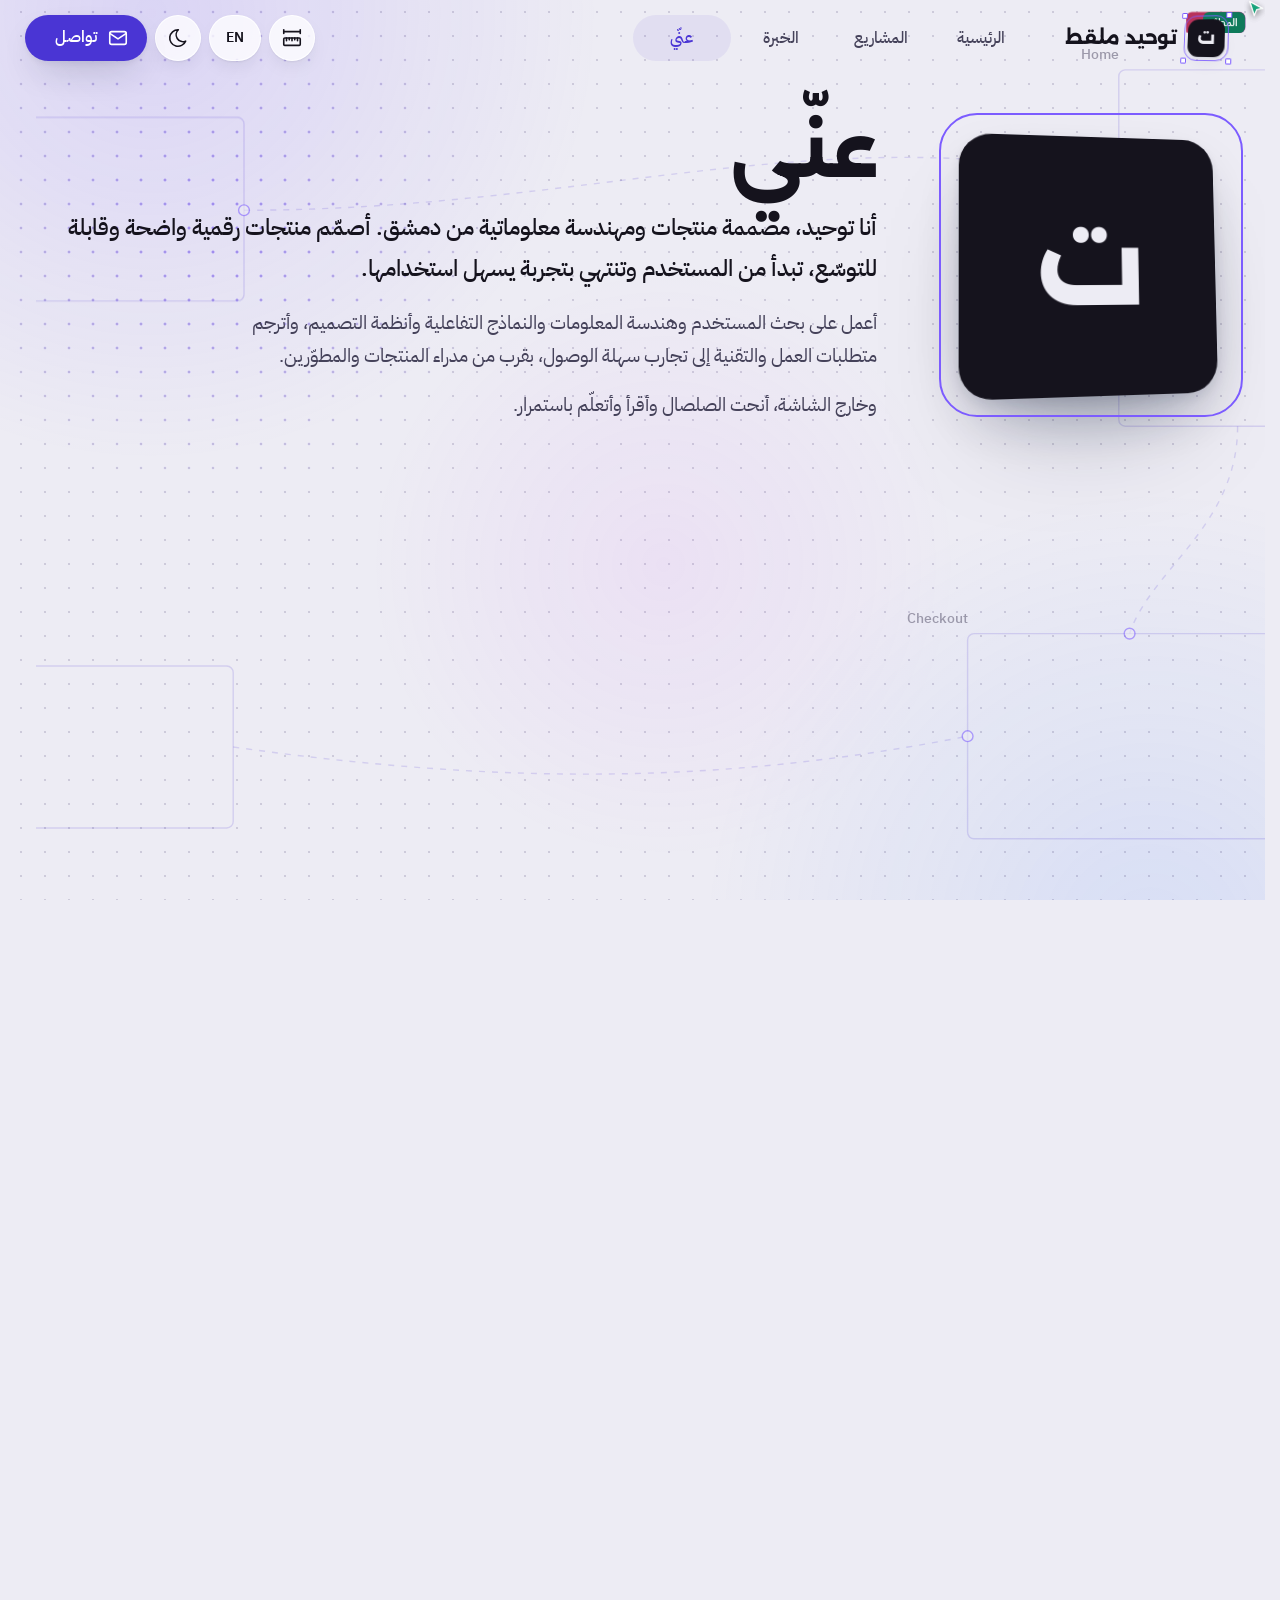
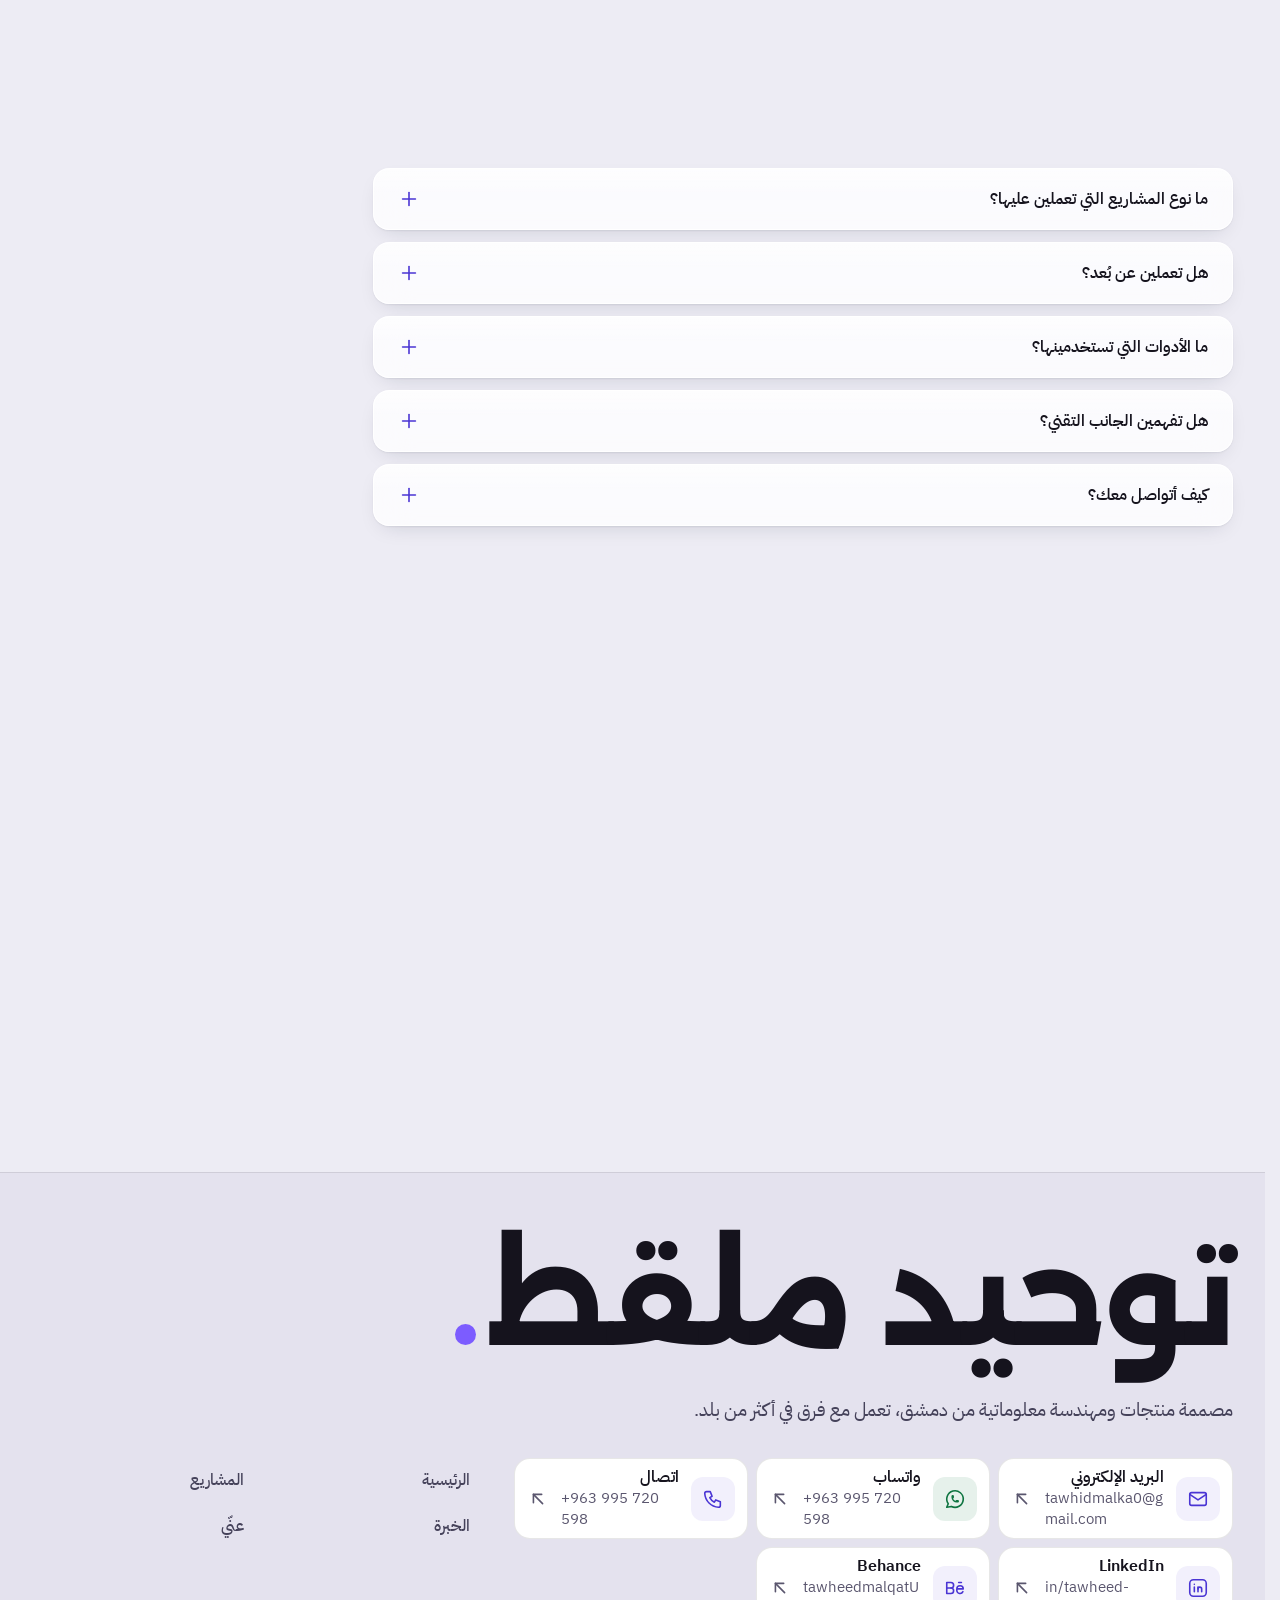
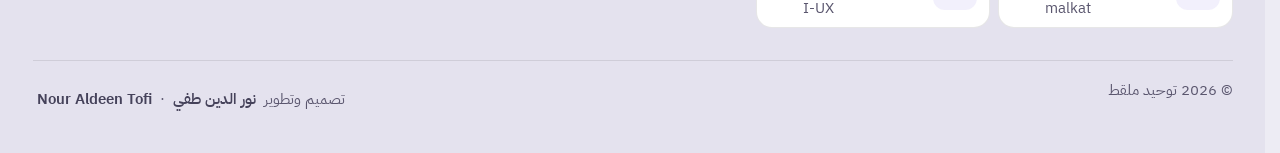
<file: about.html>
<!doctype html>
<html lang="ar" dir="rtl" data-theme="light" data-title-ar="عنّي، توحيد ملقط" data-title-en="About, Tawheed Malkat">
<head>
<meta charset="utf-8">
<meta name="viewport" content="width=device-width,initial-scale=1,viewport-fit=cover">
<title>عنّي، توحيد ملقط</title>
<meta name="description" content="توحيد ملقط: مصممة منتجات ومهندسة معلوماتية من دمشق، مهاراتها وأدواتها وتعليمها وعملها مع يونيسف. Tawheed Malkat: product designer and informatics engineer from Damascus. Skills, tools, education and work with UNICEF.">
<meta name="robots" content="noindex,follow">
<link rel="canonical" href="https://nouraldeentofi.github.io/tawheed-malkat/about.html">
<meta name="color-scheme" content="light dark">
<meta name="theme-color" id="metaTheme" content="#ECEEF1">
<script>(function(){try{var r=document.documentElement,t=localStorage.getItem('tm-theme'),l=localStorage.getItem('tm-lang');if(t==='dark')r.dataset.theme='dark';if(l==='en'){r.lang='en';r.dir='ltr';document.title=r.dataset.titleEn}}catch(e){}})();</script>
<link rel="preload" href="assets/fonts/alexandria-arabic-800-normal.woff2" as="font" type="font/woff2" crossorigin><link rel="preload" href="assets/fonts/alexandria-arabic-700-normal.woff2" as="font" type="font/woff2" crossorigin><link rel="preload" href="assets/fonts/alexandria-latin-800-normal.woff2" as="font" type="font/woff2" crossorigin><link rel="preload" href="assets/fonts/alexandria-latin-700-normal.woff2" as="font" type="font/woff2" crossorigin><link rel="preload" href="assets/fonts/ibm-plex-sans-arabic-arabic-400-normal.woff2" as="font" type="font/woff2" crossorigin><link rel="preload" href="assets/fonts/ibm-plex-sans-arabic-arabic-500-normal.woff2" as="font" type="font/woff2" crossorigin><link rel="preload" href="assets/fonts/ibm-plex-sans-arabic-arabic-600-normal.woff2" as="font" type="font/woff2" crossorigin><link rel="preload" href="assets/fonts/ibm-plex-sans-arabic-latin-400-normal.woff2" as="font" type="font/woff2" crossorigin><link rel="preload" href="assets/fonts/ibm-plex-sans-arabic-latin-600-normal.woff2" as="font" type="font/woff2" crossorigin>
<link rel="stylesheet" href="assets/css/site.css">
<link rel="icon" href="assets/img/favicon.svg" type="image/svg+xml">
<link rel="apple-touch-icon" href="assets/img/apple-touch-icon.png">
<meta property="og:type" content="profile"><meta property="og:url" content="https://nouraldeentofi.github.io/tawheed-malkat/about.html"><meta property="og:title" content="عنّي، توحيد ملقط · About, Tawheed Malkat">
<meta property="og:description" content="توحيد ملقط: مصممة منتجات ومهندسة معلوماتية من دمشق، مهاراتها وأدواتها وتعليمها وعملها مع يونيسف."><meta property="og:image" content="https://nouraldeentofi.github.io/tawheed-malkat/assets/img/og.jpg"><meta property="og:image:width" content="1200"><meta property="og:image:height" content="630">
<meta property="og:locale" content="ar_AR"><meta property="og:locale:alternate" content="en_US"><meta name="twitter:card" content="summary_large_image">
<script type="application/ld+json">{"@context": "https://schema.org", "@graph": [{"@type": "Person", "@id": "https://nouraldeentofi.github.io/tawheed-malkat/#person", "name": "Tawheed Malkat", "alternateName": ["Tawheed Malkat", "Tawheed Malqat", "Tawhid Malka", "Tawheed Malka", "Tawhid Malkat", "Tawheed Malkat UI/UX", "Tawheed Malkat Product Designer", "توحيد ملقط", "توحيد ملقط مصممة", "م. توحيد ملقط", "Eng. Tawheed Malkat"], "givenName": "Tawheed", "familyName": "Malkat", "gender": "Female", "jobTitle": "Senior Product Designer", "description": "Senior product designer (UI/UX) and informatics engineer from Damascus, Syria, with 4+ years designing web and mobile products. مصممة منتجات ومهندسة معلوماتية من دمشق.", "email": "mailto:tawhidmalka0@gmail.com", "telephone": "+963995720598", "url": "https://nouraldeentofi.github.io/tawheed-malkat/", "address": {"@type": "PostalAddress", "addressLocality": "Damascus", "addressCountry": "SY"}, "alumniOf": {"@type": "CollegeOrUniversity", "name": "Damascus University", "alternateName": "جامعة دمشق"}, "hasCredential": {"@type": "EducationalOccupationalCredential", "credentialCategory": "degree", "name": "Informatics Engineering, Networks and Information Systems (2017–2022)", "recognizedBy": {"@type": "CollegeOrUniversity", "name": "Damascus University"}}, "worksFor": [{"@type": "Organization", "name": "Menuva"}, {"@type": "Organization", "name": "Qawaem Mohasib"}, {"@type": "Organization", "name": "NexLead"}], "hasOccupation": {"@type": "Occupation", "name": "Product Designer", "alternateName": ["Senior Product Designer", "Product Designer", "UI/UX Designer", "UX/UI Designer", "UX Designer", "UI Designer", "Interaction Designer", "Mobile app designer", "Web designer", "Informatics Engineer", "مصممة منتجات", "مصممة منتجات أولى", "مصممة UI/UX", "مصممة تجربة المستخدم", "مصممة واجهات المستخدم", "مصممة تطبيقات ومواقع", "مهندسة معلوماتية"], "occupationLocation": {"@type": "City", "name": "Damascus"}, "skills": "Product Strategy, UX Strategy, Design Thinking, Product Discovery, Feature Definition, MVP Design, User Stories, User Research, User Flows, Information Architecture, Journey Mapping, Usability Testing, Requirements Analysis, Visual Design, Interaction Design, Prototyping, Responsive Design, Design Systems, Component Libraries, Accessibility, HTML, CSS, Flutter / Dart, REST APIs, Provider, Bloc, GetX, Git, Linux, Agile / Scrum, Figma, FigJam, Adobe XD, Photoshop, Illustrator, Hotjar, Typeform, Google Forms, Jira, Trello, AI tools"}, "knowsAbout": ["Product design", "UX design", "UI design", "User research", "Design systems", "Prototyping", "Information architecture", "Usability testing", "Accessibility", "Mobile app design", "Web design", "Flutter", "Figma", "تصميم تجربة المستخدم", "تصميم واجهات المستخدم"], "knowsLanguage": [{"@type": "Language", "name": "Arabic", "alternateName": "ar"}, {"@type": "Language", "name": "English", "alternateName": "en"}], "sameAs": ["https://www.behance.net/tawheedmalqatUI-UX", "https://www.linkedin.com/in/tawheed-malkat/"]}, {"@type": "WebSite", "@id": "https://nouraldeentofi.github.io/tawheed-malkat/#site", "url": "https://nouraldeentofi.github.io/tawheed-malkat/", "name": "Tawheed Malkat · توحيد ملقط", "inLanguage": ["ar", "en"], "publisher": {"@id": "https://nouraldeentofi.github.io/tawheed-malkat/#person"}}, {"@type": "ProfilePage", "url": "https://nouraldeentofi.github.io/tawheed-malkat/about.html", "isPartOf": {"@id": "https://nouraldeentofi.github.io/tawheed-malkat/#site"}, "mainEntity": {"@id": "https://nouraldeentofi.github.io/tawheed-malkat/#person"}, "inLanguage": ["ar", "en"]}, {"@type": "FAQPage", "mainEntity": [{"@type": "Question", "name": "ما نوع المشاريع التي تعملين عليها؟", "acceptedAnswer": {"@type": "Answer", "text": "منصات ويب وتطبيقات موبايل وصفحات شركات وهويات بصرية: منصات تعليم وعقارات وشحن، وعيادة، ومنظومة رقمية لقطاع الدواجن، وأخرى للمطاعم."}}, {"@type": "Question", "name": "What kind of projects do you work on?", "acceptedAnswer": {"@type": "Answer", "text": "Web platforms, mobile apps, company pages and brand guidelines: education, real-estate and shipping platforms, a clinic, a digital ecosystem for the poultry industry and another for restaurants."}}, {"@type": "Question", "name": "هل تعملين عن بُعد؟", "acceptedAnswer": {"@type": "Answer", "text": "نعم. أغلب أدواري الحالية عن بُعد مع فرق في السعودية وسوريا، وعملتُ سابقاً عن بُعد مع فريق في ألمانيا."}}, {"@type": "Question", "name": "Do you work remotely?", "acceptedAnswer": {"@type": "Answer", "text": "Yes. Most of my current roles are remote, with teams in Saudi Arabia and Syria, and I previously worked remotely with a team in Germany."}}, {"@type": "Question", "name": "ما الأدوات التي تستخدمينها؟", "acceptedAnswer": {"@type": "Answer", "text": "Figma وFigJam للتصميم والنماذج، وAdobe XD وPhotoshop وIllustrator، وHotjar وTypeform وGoogle Forms لأبحاث المستخدم، وJira وTrello لإدارة العمل."}}, {"@type": "Question", "name": "Which tools do you use?", "acceptedAnswer": {"@type": "Answer", "text": "Figma and FigJam for design and prototypes, Adobe XD, Photoshop and Illustrator, Hotjar, Typeform and Google Forms for user research, and Jira and Trello to run the work."}}, {"@type": "Question", "name": "هل تفهمين الجانب التقني؟", "acceptedAnswer": {"@type": "Answer", "text": "أنا مهندسة معلوماتية، وعملتُ مطوّرة تطبيقات بـ Flutter، وأعرف HTML وCSS وواجهات REST، لذلك أصمّم وأنا أعرف كيف ستُبنى الشاشة."}}, {"@type": "Question", "name": "Do you understand the technical side?", "acceptedAnswer": {"@type": "Answer", "text": "I am an informatics engineer, I have worked as a Flutter developer, and I know HTML, CSS and REST APIs, so I design knowing how the screen will be built."}}, {"@type": "Question", "name": "كيف أتواصل معك؟", "acceptedAnswer": {"@type": "Answer", "text": "عبر البريد tawhidmalka0@gmail.com أو واتساب أو لينكدإن. كل الطرق في زر «تواصل»."}}, {"@type": "Question", "name": "How can I reach you?", "acceptedAnswer": {"@type": "Answer", "text": "By e-mail at tawhidmalka0@gmail.com, WhatsApp or LinkedIn. Every option is under the “Contact” button."}}]}]}</script>
</head>
<body>
<a class="skip" href="#main"><span data-l="ar">تخطَّ إلى المحتوى</span><span data-l="en" lang="en">Skip to content</span></a>
<svg class="sprite" aria-hidden="true" xmlns="http://www.w3.org/2000/svg"><symbol id="i-arrow-left" viewBox="0 0 24 24" fill="none" stroke="currentColor" stroke-width="1.75" stroke-linecap="round" stroke-linejoin="round"><path stroke="none" d="M0 0h24v24H0z" fill="none" />
  <path d="M5 12l14 0" />
  <path d="M5 12l6 6" />
  <path d="M5 12l6 -6" /></symbol><symbol id="i-arrow-right" viewBox="0 0 24 24" fill="none" stroke="currentColor" stroke-width="1.75" stroke-linecap="round" stroke-linejoin="round"><path stroke="none" d="M0 0h24v24H0z" fill="none" />
  <path d="M5 12l14 0" />
  <path d="M13 18l6 -6" />
  <path d="M13 6l6 6" /></symbol><symbol id="i-arrow-up-right" viewBox="0 0 24 24" fill="none" stroke="currentColor" stroke-width="1.75" stroke-linecap="round" stroke-linejoin="round"><path stroke="none" d="M0 0h24v24H0z" fill="none" />
  <path d="M17 7l-10 10" />
  <path d="M8 7l9 0l0 9" /></symbol><symbol id="i-brand-behance" viewBox="0 0 24 24" fill="none" stroke="currentColor" stroke-width="1.75" stroke-linecap="round" stroke-linejoin="round"><path stroke="none" d="M0 0h24v24H0z" fill="none" />
  <path d="M3 18v-12h4.5a3 3 0 0 1 0 6a3 3 0 0 1 0 6h-4.5" />
  <path d="M3 12l4.5 0" />
  <path d="M14 13h7a3.5 3.5 0 0 0 -7 0v2a3.5 3.5 0 0 0 6.64 1" />
  <path d="M16 6l3 0" /></symbol><symbol id="i-brand-linkedin" viewBox="0 0 24 24" fill="none" stroke="currentColor" stroke-width="1.75" stroke-linecap="round" stroke-linejoin="round"><path stroke="none" d="M0 0h24v24H0z" fill="none" />
  <path d="M8 11v5" />
  <path d="M8 8v.01" />
  <path d="M12 16v-5" />
  <path d="M16 16v-3a2 2 0 1 0 -4 0" />
  <path d="M3 7a4 4 0 0 1 4 -4h10a4 4 0 0 1 4 4v10a4 4 0 0 1 -4 4h-10a4 4 0 0 1 -4 -4l0 -10" /></symbol><symbol id="i-brand-whatsapp" viewBox="0 0 24 24" fill="none" stroke="currentColor" stroke-width="1.75" stroke-linecap="round" stroke-linejoin="round"><path stroke="none" d="M0 0h24v24H0z" fill="none" />
  <path d="M3 21l1.65 -3.8a9 9 0 1 1 3.4 2.9l-5.05 .9" />
  <path d="M9 10a.5 .5 0 0 0 1 0v-1a.5 .5 0 0 0 -1 0v1a5 5 0 0 0 5 5h1a.5 .5 0 0 0 0 -1h-1a.5 .5 0 0 0 0 1" /></symbol><symbol id="i-briefcase" viewBox="0 0 24 24" fill="none" stroke="currentColor" stroke-width="1.75" stroke-linecap="round" stroke-linejoin="round"><path stroke="none" d="M0 0h24v24H0z" fill="none" />
  <path d="M3 9a2 2 0 0 1 2 -2h14a2 2 0 0 1 2 2v9a2 2 0 0 1 -2 2h-14a2 2 0 0 1 -2 -2l0 -9" />
  <path d="M8 7v-2a2 2 0 0 1 2 -2h4a2 2 0 0 1 2 2v2" />
  <path d="M12 12l0 .01" />
  <path d="M3 13a20 20 0 0 0 18 0" /></symbol><symbol id="i-check" viewBox="0 0 24 24" fill="none" stroke="currentColor" stroke-width="1.75" stroke-linecap="round" stroke-linejoin="round"><path stroke="none" d="M0 0h24v24H0z" fill="none" />
  <path d="M5 12l5 5l10 -10" /></symbol><symbol id="i-chevron-down" viewBox="0 0 24 24" fill="none" stroke="currentColor" stroke-width="1.75" stroke-linecap="round" stroke-linejoin="round"><path stroke="none" d="M0 0h24v24H0z" fill="none" />
  <path d="M6 9l6 6l6 -6" /></symbol><symbol id="i-chevron-left" viewBox="0 0 24 24" fill="none" stroke="currentColor" stroke-width="1.75" stroke-linecap="round" stroke-linejoin="round"><path stroke="none" d="M0 0h24v24H0z" fill="none" />
  <path d="M15 6l-6 6l6 6" /></symbol><symbol id="i-chevron-right" viewBox="0 0 24 24" fill="none" stroke="currentColor" stroke-width="1.75" stroke-linecap="round" stroke-linejoin="round"><path stroke="none" d="M0 0h24v24H0z" fill="none" />
  <path d="M9 6l6 6l-6 6" /></symbol><symbol id="i-click" viewBox="0 0 24 24" fill="none" stroke="currentColor" stroke-width="1.75" stroke-linecap="round" stroke-linejoin="round"><path d="M3 12l3 0"/><path d="M12 3l0 3"/><path d="M7.8 7.8l-2.2 -2.2"/><path d="M16.2 7.8l2.2 -2.2"/><path d="M7.8 16.2l-2.2 2.2"/><path d="M12 12l9 3l-4 2l-2 4l-3 -9"/></symbol><symbol id="i-clock" viewBox="0 0 24 24" fill="none" stroke="currentColor" stroke-width="1.75" stroke-linecap="round" stroke-linejoin="round"><path stroke="none" d="M0 0h24v24H0z" fill="none" />
  <path d="M3 12a9 9 0 1 0 18 0a9 9 0 0 0 -18 0" />
  <path d="M12 7v5l3 3" /></symbol><symbol id="i-components" viewBox="0 0 24 24" fill="none" stroke="currentColor" stroke-width="1.75" stroke-linecap="round" stroke-linejoin="round"><path stroke="none" d="M0 0h24v24H0z" fill="none" />
  <path d="M3 12l3 3l3 -3l-3 -3l-3 3" />
  <path d="M15 12l3 3l3 -3l-3 -3l-3 3" />
  <path d="M9 6l3 3l3 -3l-3 -3l-3 3" />
  <path d="M9 18l3 3l3 -3l-3 -3l-3 3" /></symbol><symbol id="i-copy" viewBox="0 0 24 24" fill="none" stroke="currentColor" stroke-width="1.75" stroke-linecap="round" stroke-linejoin="round"><path stroke="none" d="M0 0h24v24H0z" fill="none" />
  <path d="M7 9.667a2.667 2.667 0 0 1 2.667 -2.667h8.666a2.667 2.667 0 0 1 2.667 2.667v8.666a2.667 2.667 0 0 1 -2.667 2.667h-8.666a2.667 2.667 0 0 1 -2.667 -2.667l0 -8.666" />
  <path d="M4.012 16.737a2.005 2.005 0 0 1 -1.012 -1.737v-10c0 -1.1 .9 -2 2 -2h10c.75 0 1.158 .385 1.5 1" /></symbol><symbol id="i-device-mobile" viewBox="0 0 24 24" fill="none" stroke="currentColor" stroke-width="1.75" stroke-linecap="round" stroke-linejoin="round"><path stroke="none" d="M0 0h24v24H0z" fill="none" />
  <path d="M6 5a2 2 0 0 1 2 -2h8a2 2 0 0 1 2 2v14a2 2 0 0 1 -2 2h-8a2 2 0 0 1 -2 -2v-14" />
  <path d="M11 4h2" />
  <path d="M12 17v.01" /></symbol><symbol id="i-focus-2" viewBox="0 0 24 24" fill="none" stroke="currentColor" stroke-width="1.75" stroke-linecap="round" stroke-linejoin="round"><path stroke="none" d="M0 0h24v24H0z" fill="none" />
  <path d="M11.5 12a.5 .5 0 1 0 1 0a.5 .5 0 1 0 -1 0" fill="currentColor" />
  <path d="M5 12a7 7 0 1 0 14 0a7 7 0 1 0 -14 0" />
  <path d="M12 3l0 2" />
  <path d="M3 12l2 0" />
  <path d="M12 19l0 2" />
  <path d="M19 12l2 0" /></symbol><symbol id="i-hand-move" viewBox="0 0 24 24" fill="none" stroke="currentColor" stroke-width="1.75" stroke-linecap="round" stroke-linejoin="round"><path stroke="none" d="M0 0h24v24H0z" fill="none" />
  <path d="M8 13v-8.5a1.5 1.5 0 0 1 3 0v7.5" />
  <path d="M11 11.5v-2a1.5 1.5 0 0 1 3 0v2.5" />
  <path d="M14 10.5a1.5 1.5 0 0 1 3 0v1.5" />
  <path d="M17 11.5a1.5 1.5 0 0 1 3 0v4.5a6 6 0 0 1 -6 6h-2h.208a6 6 0 0 1 -5.012 -2.7l-.196 -.3c-.312 -.479 -1.407 -2.388 -3.286 -5.728a1.5 1.5 0 0 1 .536 -2.022a1.867 1.867 0 0 1 2.28 .28l1.47 1.47" />
  <path d="M2.541 5.594a13.487 13.487 0 0 1 2.46 -1.427" />
  <path d="M14 3.458c1.32 .354 2.558 .902 3.685 1.612" /></symbol><symbol id="i-heart-handshake" viewBox="0 0 24 24" fill="none" stroke="currentColor" stroke-width="1.75" stroke-linecap="round" stroke-linejoin="round"><path stroke="none" d="M0 0h24v24H0z" fill="none" />
  <path d="M19.5 12.572l-7.5 7.428l-7.5 -7.428a5 5 0 1 1 7.5 -6.566a5 5 0 1 1 7.5 6.572" />
  <path d="M12 6l-3.293 3.293a1 1 0 0 0 0 1.414l.543 .543c.69 .69 1.81 .69 2.5 0l1 -1a3.182 3.182 0 0 1 4.5 0l2.25 2.25" />
  <path d="M12.5 15.5l2 2" />
  <path d="M15 13l2 2" /></symbol><symbol id="i-home" viewBox="0 0 24 24" fill="none" stroke="currentColor" stroke-width="1.75" stroke-linecap="round" stroke-linejoin="round"><path stroke="none" d="M0 0h24v24H0z" fill="none" />
  <path d="M5 12l-2 0l9 -9l9 9l-2 0" />
  <path d="M5 12v7a2 2 0 0 0 2 2h10a2 2 0 0 0 2 -2v-7" />
  <path d="M9 21v-6a2 2 0 0 1 2 -2h2a2 2 0 0 1 2 2v6" /></symbol><symbol id="i-language" viewBox="0 0 24 24" fill="none" stroke="currentColor" stroke-width="1.75" stroke-linecap="round" stroke-linejoin="round"><path stroke="none" d="M0 0h24v24H0z" fill="none" />
  <path d="M9 6.371c0 4.418 -2.239 6.629 -5 6.629" />
  <path d="M4 6.371h7" />
  <path d="M5 9c0 2.144 2.252 3.908 6 4" />
  <path d="M12 20l4 -9l4 9" />
  <path d="M19.1 18h-6.2" />
  <path d="M6.694 3l.793 .582" /></symbol><symbol id="i-layers-intersect" viewBox="0 0 24 24" fill="none" stroke="currentColor" stroke-width="1.75" stroke-linecap="round" stroke-linejoin="round"><path stroke="none" d="M0 0h24v24H0z" fill="none" />
  <path d="M8 6a2 2 0 0 1 2 -2h8a2 2 0 0 1 2 2v8a2 2 0 0 1 -2 2h-8a2 2 0 0 1 -2 -2l0 -8" />
  <path d="M4 10a2 2 0 0 1 2 -2h8a2 2 0 0 1 2 2v8a2 2 0 0 1 -2 2h-8a2 2 0 0 1 -2 -2l0 -8" /></symbol><symbol id="i-layout-grid" viewBox="0 0 24 24" fill="none" stroke="currentColor" stroke-width="1.75" stroke-linecap="round" stroke-linejoin="round"><path stroke="none" d="M0 0h24v24H0z" fill="none" />
  <path d="M4 5a1 1 0 0 1 1 -1h4a1 1 0 0 1 1 1v4a1 1 0 0 1 -1 1h-4a1 1 0 0 1 -1 -1l0 -4" />
  <path d="M14 5a1 1 0 0 1 1 -1h4a1 1 0 0 1 1 1v4a1 1 0 0 1 -1 1h-4a1 1 0 0 1 -1 -1l0 -4" />
  <path d="M4 15a1 1 0 0 1 1 -1h4a1 1 0 0 1 1 1v4a1 1 0 0 1 -1 1h-4a1 1 0 0 1 -1 -1l0 -4" />
  <path d="M14 15a1 1 0 0 1 1 -1h4a1 1 0 0 1 1 1v4a1 1 0 0 1 -1 1h-4a1 1 0 0 1 -1 -1l0 -4" /></symbol><symbol id="i-mail" viewBox="0 0 24 24" fill="none" stroke="currentColor" stroke-width="1.75" stroke-linecap="round" stroke-linejoin="round"><path stroke="none" d="M0 0h24v24H0z" fill="none" />
  <path d="M3 7a2 2 0 0 1 2 -2h14a2 2 0 0 1 2 2v10a2 2 0 0 1 -2 2h-14a2 2 0 0 1 -2 -2v-10" />
  <path d="M3 7l9 6l9 -6" /></symbol><symbol id="i-map-pin" viewBox="0 0 24 24" fill="none" stroke="currentColor" stroke-width="1.75" stroke-linecap="round" stroke-linejoin="round"><path stroke="none" d="M0 0h24v24H0z" fill="none" />
  <path d="M9 11a3 3 0 1 0 6 0a3 3 0 0 0 -6 0" />
  <path d="M17.657 16.657l-4.243 4.243a2 2 0 0 1 -2.827 0l-4.244 -4.243a8 8 0 1 1 11.314 0" /></symbol><symbol id="i-maximize" viewBox="0 0 24 24" fill="none" stroke="currentColor" stroke-width="1.75" stroke-linecap="round" stroke-linejoin="round"><path stroke="none" d="M0 0h24v24H0z" fill="none" />
  <path d="M4 8v-2a2 2 0 0 1 2 -2h2" />
  <path d="M4 16v2a2 2 0 0 0 2 2h2" />
  <path d="M16 4h2a2 2 0 0 1 2 2v2" />
  <path d="M16 20h2a2 2 0 0 0 2 -2v-2" /></symbol><symbol id="i-minimize" viewBox="0 0 24 24" fill="none" stroke="currentColor" stroke-width="1.75" stroke-linecap="round" stroke-linejoin="round"><path stroke="none" d="M0 0h24v24H0z" fill="none" />
  <path d="M15 19v-2a2 2 0 0 1 2 -2h2" />
  <path d="M15 5v2a2 2 0 0 0 2 2h2" />
  <path d="M5 15h2a2 2 0 0 1 2 2v2" />
  <path d="M5 9h2a2 2 0 0 0 2 -2v-2" /></symbol><symbol id="i-minus" viewBox="0 0 24 24" fill="none" stroke="currentColor" stroke-width="1.75" stroke-linecap="round" stroke-linejoin="round"><path stroke="none" d="M0 0h24v24H0z" fill="none" />
  <path d="M5 12l14 0" /></symbol><symbol id="i-moon" viewBox="0 0 24 24" fill="none" stroke="currentColor" stroke-width="1.75" stroke-linecap="round" stroke-linejoin="round"><path stroke="none" d="M0 0h24v24H0z" fill="none" />
  <path d="M12 3c.132 0 .263 0 .393 0a7.5 7.5 0 0 0 7.92 12.446a9 9 0 1 1 -8.313 -12.454l0 .008" /></symbol><symbol id="i-note" viewBox="0 0 24 24" fill="none" stroke="currentColor" stroke-width="1.75" stroke-linecap="round" stroke-linejoin="round"><path d="M13 20l7 -7"/><path d="M13 20v-6a1 1 0 0 1 1 -1h6v-7a2 2 0 0 0 -2 -2h-12a2 2 0 0 0 -2 2v12a2 2 0 0 0 2 2h7"/></symbol><symbol id="i-palette" viewBox="0 0 24 24" fill="none" stroke="currentColor" stroke-width="1.75" stroke-linecap="round" stroke-linejoin="round"><path stroke="none" d="M0 0h24v24H0z" fill="none" />
  <path d="M12 21a9 9 0 0 1 0 -18c4.97 0 9 3.582 9 8c0 1.06 -.474 2.078 -1.318 2.828c-.844 .75 -1.989 1.172 -3.182 1.172h-2.5a2 2 0 0 0 -1 3.75a1.3 1.3 0 0 1 -1 2.25" />
  <path d="M7.5 10.5a1 1 0 1 0 2 0a1 1 0 1 0 -2 0" />
  <path d="M11.5 7.5a1 1 0 1 0 2 0a1 1 0 1 0 -2 0" />
  <path d="M15.5 10.5a1 1 0 1 0 2 0a1 1 0 1 0 -2 0" /></symbol><symbol id="i-phone" viewBox="0 0 24 24" fill="none" stroke="currentColor" stroke-width="1.75" stroke-linecap="round" stroke-linejoin="round"><path stroke="none" d="M0 0h24v24H0z" fill="none" />
  <path d="M5 4h4l2 5l-2.5 1.5a11 11 0 0 0 5 5l1.5 -2.5l5 2v4a2 2 0 0 1 -2 2a16 16 0 0 1 -15 -15a2 2 0 0 1 2 -2" /></symbol><symbol id="i-plus" viewBox="0 0 24 24" fill="none" stroke="currentColor" stroke-width="1.75" stroke-linecap="round" stroke-linejoin="round"><path stroke="none" d="M0 0h24v24H0z" fill="none" />
  <path d="M12 5l0 14" />
  <path d="M5 12l14 0" /></symbol><symbol id="i-pointer" viewBox="0 0 24 24" fill="none" stroke="currentColor" stroke-width="1.75" stroke-linecap="round" stroke-linejoin="round"><path stroke="none" d="M0 0h24v24H0z" fill="none" />
  <path d="M7.904 17.563a1.2 1.2 0 0 0 2.228 .308l2.09 -3.093l4.907 4.907a1.067 1.067 0 0 0 1.509 0l1.047 -1.047a1.067 1.067 0 0 0 0 -1.509l-4.907 -4.907l3.113 -2.09a1.2 1.2 0 0 0 -.309 -2.228l-13.582 -3.904l3.904 13.563" /></symbol><symbol id="i-refresh" viewBox="0 0 24 24" fill="none" stroke="currentColor" stroke-width="1.75" stroke-linecap="round" stroke-linejoin="round"><path d="M20 11a8.1 8.1 0 0 0 -15.5 -2m-.5 -4v4h4"/><path d="M4 13a8.1 8.1 0 0 0 15.5 2m.5 4v-4h-4"/></symbol><symbol id="i-route" viewBox="0 0 24 24" fill="none" stroke="currentColor" stroke-width="1.75" stroke-linecap="round" stroke-linejoin="round"><path stroke="none" d="M0 0h24v24H0z" fill="none" />
  <path d="M3 19a2 2 0 1 0 4 0a2 2 0 0 0 -4 0" />
  <path d="M19 7a2 2 0 1 0 0 -4a2 2 0 0 0 0 4" />
  <path d="M11 19h5.5a3.5 3.5 0 0 0 0 -7h-8a3.5 3.5 0 0 1 0 -7h4.5" /></symbol><symbol id="i-ruler-measure" viewBox="0 0 24 24" fill="none" stroke="currentColor" stroke-width="1.75" stroke-linecap="round" stroke-linejoin="round"><path stroke="none" d="M0 0h24v24H0z" fill="none" />
  <path d="M19.875 12c.621 0 1.125 .512 1.125 1.143v5.714c0 .631 -.504 1.143 -1.125 1.143h-15.875a1 1 0 0 1 -1 -1v-5.857c0 -.631 .504 -1.143 1.125 -1.143h15.75" />
  <path d="M9 12v2" />
  <path d="M6 12v3" />
  <path d="M12 12v3" />
  <path d="M18 12v3" />
  <path d="M15 12v2" />
  <path d="M3 3v4" />
  <path d="M3 5h18" />
  <path d="M21 3v4" /></symbol><symbol id="i-school" viewBox="0 0 24 24" fill="none" stroke="currentColor" stroke-width="1.75" stroke-linecap="round" stroke-linejoin="round"><path stroke="none" d="M0 0h24v24H0z" fill="none" />
  <path d="M22 9l-10 -4l-10 4l10 4l10 -4v6" />
  <path d="M6 10.6v5.4a6 3 0 0 0 12 0v-5.4" /></symbol><symbol id="i-stack-2" viewBox="0 0 24 24" fill="none" stroke="currentColor" stroke-width="1.75" stroke-linecap="round" stroke-linejoin="round"><path stroke="none" d="M0 0h24v24H0z" fill="none" />
  <path d="M12 4l-8 4l8 4l8 -4l-8 -4" />
  <path d="M4 12l8 4l8 -4" />
  <path d="M4 16l8 4l8 -4" /></symbol><symbol id="i-sun" viewBox="0 0 24 24" fill="none" stroke="currentColor" stroke-width="1.75" stroke-linecap="round" stroke-linejoin="round"><path stroke="none" d="M0 0h24v24H0z" fill="none" />
  <path d="M8 12a4 4 0 1 0 8 0a4 4 0 1 0 -8 0" />
  <path d="M3 12h1m8 -9v1m8 8h1m-9 8v1m-6.4 -15.4l.7 .7m12.1 -.7l-.7 .7m0 11.4l.7 .7m-12.1 -.7l-.7 .7" /></symbol><symbol id="i-typography" viewBox="0 0 24 24" fill="none" stroke="currentColor" stroke-width="1.75" stroke-linecap="round" stroke-linejoin="round"><path d="M4 20l3 0"/><path d="M14 20l7 0"/><path d="M6.9 15l6.9 0"/><path d="M10.2 6.3l5.8 13.7"/><path d="M5 20l6 -16l2 0l7 16"/></symbol><symbol id="i-user" viewBox="0 0 24 24" fill="none" stroke="currentColor" stroke-width="1.75" stroke-linecap="round" stroke-linejoin="round"><path stroke="none" d="M0 0h24v24H0z" fill="none" />
  <path d="M8 7a4 4 0 1 0 8 0a4 4 0 0 0 -8 0" />
  <path d="M6 21v-2a4 4 0 0 1 4 -4h4a4 4 0 0 1 4 4v2" /></symbol><symbol id="i-users" viewBox="0 0 24 24" fill="none" stroke="currentColor" stroke-width="1.75" stroke-linecap="round" stroke-linejoin="round"><path stroke="none" d="M0 0h24v24H0z" fill="none" />
  <path d="M5 7a4 4 0 1 0 8 0a4 4 0 1 0 -8 0" />
  <path d="M3 21v-2a4 4 0 0 1 4 -4h4a4 4 0 0 1 4 4v2" />
  <path d="M16 3.13a4 4 0 0 1 0 7.75" />
  <path d="M21 21v-2a4 4 0 0 0 -3 -3.85" /></symbol><symbol id="i-world" viewBox="0 0 24 24" fill="none" stroke="currentColor" stroke-width="1.75" stroke-linecap="round" stroke-linejoin="round"><path stroke="none" d="M0 0h24v24H0z" fill="none" />
  <path d="M3 12a9 9 0 1 0 18 0a9 9 0 0 0 -18 0" />
  <path d="M3.6 9h16.8" />
  <path d="M3.6 15h16.8" />
  <path d="M11.5 3a17 17 0 0 0 0 18" />
  <path d="M12.5 3a17 17 0 0 1 0 18" /></symbol><symbol id="i-x" viewBox="0 0 24 24" fill="none" stroke="currentColor" stroke-width="1.75" stroke-linecap="round" stroke-linejoin="round"><path stroke="none" d="M0 0h24v24H0z" fill="none" />
  <path d="M18 6l-12 12" />
  <path d="M6 6l12 12" /></symbol><symbol id="i-zoom-in" viewBox="0 0 24 24" fill="none" stroke="currentColor" stroke-width="1.75" stroke-linecap="round" stroke-linejoin="round"><path stroke="none" d="M0 0h24v24H0z" fill="none" />
  <path d="M3 10a7 7 0 1 0 14 0a7 7 0 1 0 -14 0" />
  <path d="M7 10l6 0" />
  <path d="M10 7l0 6" />
  <path d="M21 21l-6 -6" /></symbol></svg>
<div class="cv" aria-hidden="true"><i class="cv-l cv-l1"></i><i class="cv-l cv-l2"></i><i class="cv-l cv-l3"></i><div class="cv-dots"></div><div class="cv-wave"></div>
<span class="cv-sel"><i></i><i></i><i></i><i></i><b>Frame · Auto layout</b></span><span class="cv-sel cv-sel-2"><i></i><i></i><i></i><i></i><b>Component</b></span>
<svg class="cv-art" viewBox="0 0 1440 900" preserveAspectRatio="xMidYMid slice">
<text class="cv-lbl" x="70" y="132">Onboarding</text><rect x="70" y="142" width="250" height="170" rx="6"/>
<text class="cv-lbl" x="1130" y="88">Home</text><rect x="1130" y="98" width="220" height="330" rx="6"/>
<text class="cv-lbl" x="990" y="610">Checkout</text><rect x="990" y="620" width="300" height="190" rx="6"/>
<text class="cv-lbl" x="120" y="640">Flow 02</text><rect x="120" y="650" width="190" height="150" rx="6"/>
<path class="cv-con" d="M320 228 C 640 228, 860 140, 1130 200"/><path class="cv-con" d="M1240 428 C 1240 520, 1160 560, 1140 620"/>
<path class="cv-con" d="M310 725 C 560 760, 760 760, 990 715"/>
<circle class="cv-node" cx="320" cy="228" r="5"/><circle class="cv-node" cx="1130" cy="200" r="5"/><circle class="cv-node" cx="1140" cy="620" r="5"/><circle class="cv-node" cx="990" cy="715" r="5"/>
</svg>
<div class="cv-cur cv-cur-1"><svg viewBox="0 0 24 24" aria-hidden="true"><path d="M4 2.5 20 11l-7.2 1.6L9.6 20z"/></svg><b><span data-l="ar">توحيد</span><span data-l="en" lang="en">Tawheed</span></b></div>
<div class="cv-cur cv-cur-2"><svg viewBox="0 0 24 24" aria-hidden="true"><path d="M4 2.5 20 11l-7.2 1.6L9.6 20z"/></svg><b><span data-l="ar">المستخدم</span><span data-l="en" lang="en">User</span></b></div>
<div class="cv-cur cv-cur-3"><svg viewBox="0 0 24 24" aria-hidden="true"><path d="M4 2.5 20 11l-7.2 1.6L9.6 20z"/></svg><b><span data-l="ar">المطوّر</span><span data-l="en" lang="en">Developer</span></b></div>
</div>
<header class="hdr" id="hdr"><div class="wrap hdr-in">
<a class="brand" href="index.html" aria-label="توحيد ملقط، الرئيسية" data-ar-label="توحيد ملقط، الرئيسية" data-en-label="Tawheed Malkat, home"><span class="mono" aria-hidden="true"><span data-l="ar">ت</span><span data-l="en" lang="en">T</span><i></i><i></i><i></i><i></i></span><span class="bn-full"><span data-l="ar">توحيد ملقط</span><span data-l="en" lang="en">Tawheed Malkat</span></span><span class="bn-first"><span data-l="ar">توحيد</span><span data-l="en" lang="en">Tawheed</span></span></a>
<nav class="hdr-nav" aria-label="الصفحات" data-ar-label="الصفحات" data-en-label="Pages"><a href="index.html"><span data-l="ar">الرئيسية</span><span data-l="en" lang="en">Home</span></a><a href="work.html"><span data-l="ar">المشاريع</span><span data-l="en" lang="en">Work</span></a><a href="experience.html"><span data-l="ar">الخبرة</span><span data-l="en" lang="en">Experience</span></a><a href="about.html" aria-current=page><span data-l="ar">عنّي</span><span data-l="en" lang="en">About</span></a></nav>
<div class="hdr-act">
<button class="icon-btn ins-btn" id="insBtn" type="button" aria-pressed="false" aria-label="وضع المصمّم: اعرض مواصفات التصميم" data-ar-label="وضع المصمّم: اعرض مواصفات التصميم" data-en-label="Inspect mode: show the design specs"><svg class="ic " aria-hidden="true"><use href="#i-ruler-measure"/></svg></button>
<button class="icon-btn lang-btn" id="langBtn" type="button" lang="en" aria-label="English" data-ar-label="English" data-en-label="العربية">EN</button>
<button class="icon-btn theme-btn" id="themeBtn" type="button" aria-pressed="false" aria-label="الوضع الليلي"><svg class="ic ic-moon" aria-hidden="true"><use href="#i-moon"/></svg><svg class="ic ic-sun" aria-hidden="true"><use href="#i-sun"/></svg></button>
<button class="btn btn-b shine d-only" type="button" data-contact style="min-height:46px;padding:0 18px"><svg class="ic " aria-hidden="true"><use href="#i-mail"/></svg><span data-l="ar">تواصل</span><span data-l="en" lang="en">Contact</span></button>
</div></div></header>
<div class="progress" aria-hidden="true"><i></i></div>
<main id="main">
<header class="page-head wrap"><div class="about">
<div class="ph-wrap enter"><div class="ph"><span class="ph-mono" aria-hidden="true"><span data-l="ar">ت</span><span data-l="en" lang="en">T</span></span></div><span class="ph-sel" aria-hidden="true"></span></div>
<div class="about-txt"><h1 class="page-h enter" style="--d:1"><span data-l="ar">عنّي</span><span data-l="en" lang="en">About me</span></h1>
<div class="enter" style="--d:2;margin-top:var(--s-4)"><p><span data-l="ar">أنا توحيد، مصممة منتجات ومهندسة معلوماتية من دمشق. أصمّم منتجات رقمية واضحة وقابلة للتوسّع، تبدأ من المستخدم وتنتهي بتجربة يسهل استخدامها.</span><span data-l="en" lang="en">I am Tawheed, a product designer and informatics engineer from Damascus. I design clear, scalable digital products that start with the user and end with an experience that is easy to use.</span></p>
<p><span data-l="ar">أعمل على بحث المستخدم وهندسة المعلومات والنماذج التفاعلية وأنظمة التصميم، وأترجم متطلبات العمل والتقنية إلى تجارب سهلة الوصول، بقرب من مدراء المنتجات والمطوّرين.</span><span data-l="en" lang="en">I work on user research, information architecture, interactive prototypes and design systems, translating business and technical requirements into accessible experiences, close to product managers and developers.</span></p>
<p><span data-l="ar">وخارج الشاشة، أنحت الصلصال وأقرأ وأتعلّم باستمرار.</span><span data-l="en" lang="en">Away from the screen, I sculpt clay, read and keep learning.</span></p></div></div></div></header>
<section class="sec" style="padding-top:var(--s-5)"><div class="wrap">
<h2 class="sec-h slide" style="margin-bottom:var(--s-6)"><span data-l="ar">ما أعمل عليه</span><span data-l="en" lang="en">What I work on</span></h2>
<div class="grid-2"><article class="card glass-soft rv"><h3><svg class="ic " aria-hidden="true"><use href="#i-route"/></svg><span data-l="ar">الاستراتيجية</span><span data-l="en" lang="en">Strategy</span></h3><ul class="chips"><li class=chip>Product Strategy</li><li class=chip>UX Strategy</li><li class=chip>Design Thinking</li><li class=chip>Product Discovery</li><li class=chip>Feature Definition</li><li class=chip>MVP Design</li><li class=chip>User Stories</li></ul></article><article class="card glass-soft rv"><h3><svg class="ic " aria-hidden="true"><use href="#i-users"/></svg><span data-l="ar">البحث والتجربة</span><span data-l="en" lang="en">Research and UX</span></h3><ul class="chips"><li class=chip>User Research</li><li class=chip>User Flows</li><li class=chip>Information Architecture</li><li class=chip>Journey Mapping</li><li class=chip>Usability Testing</li><li class=chip>Requirements Analysis</li></ul></article><article class="card glass-soft rv"><h3><svg class="ic " aria-hidden="true"><use href="#i-palette"/></svg><span data-l="ar">الواجهة</span><span data-l="en" lang="en">Interface</span></h3><ul class="chips"><li class=chip>Visual Design</li><li class=chip>Interaction Design</li><li class=chip>Prototyping</li><li class=chip>Responsive Design</li><li class=chip>Design Systems</li><li class=chip>Component Libraries</li><li class=chip>Accessibility</li></ul></article><article class="card glass-soft rv"><h3><svg class="ic " aria-hidden="true"><use href="#i-components"/></svg><span data-l="ar">التقنية</span><span data-l="en" lang="en">Technical</span></h3><ul class="chips"><li class=chip>HTML</li><li class=chip>CSS</li><li class=chip>Flutter / Dart</li><li class=chip>REST APIs</li><li class=chip>Provider, Bloc, GetX</li><li class=chip>Git</li><li class=chip>Linux</li><li class=chip>Agile / Scrum</li></ul></article></div>
<article class="card glass-soft rv" style="margin-top:var(--s-5)"><h3><svg class="ic " aria-hidden="true"><use href="#i-pointer"/></svg><span data-l="ar">الأدوات</span><span data-l="en" lang="en">Tools</span></h3><ul class="chips"><li class="chip">Figma</li><li class="chip">FigJam</li><li class="chip">Adobe XD</li><li class="chip">Photoshop</li><li class="chip">Illustrator</li><li class="chip">Hotjar</li><li class="chip">Typeform</li><li class="chip">Google Forms</li><li class="chip">Jira</li><li class="chip">Trello</li><li class="chip">AI tools</li></ul></article>
</div></section>
<section class="sec" id="unicef" style="padding-top:0"><div class="wrap grid-2">
<article class="card glass-soft rv"><h3><svg class="ic " aria-hidden="true"><use href="#i-heart-handshake"/></svg><span data-l="ar">مع يونيسف</span><span data-l="en" lang="en">With UNICEF</span></h3>
<p><span data-l="ar">ثلاث سنوات في الدعم التقني مع يونيسف عبر جمعية الندى علّمتني الإصغاء للمستخدم، والعمل مع أصحاب المصلحة، وفهم السلوك على أرض الواقع. أعددتُ تقارير دورية ووثّقتُ النشاطات الميدانية، وعملتُ مع فرق متطوعين.</span><span data-l="en" lang="en">Three years of technical support with UNICEF, through Al Nada Charity, taught me to listen to users, work with stakeholders and understand behaviour on the ground. I prepared periodic reports, documented field activities and worked with volunteer teams.</span></p>
<p><span data-l="ar">قصتان من البرامج التي عملتُ ضمنها، منشورتان على موقع يونيسف سوريا:</span><span data-l="en" lang="en">Two stories from the programmes I worked in, published by UNICEF Syria:</span></p>
<div class="card-foot"><a class="btn btn-g" href="https://www.unicef.org/syria/stories/lindas-story-persistence-paves-way-success" target="_blank" rel="noopener"><span data-l="ar">قصة ليندا</span><span data-l="en" lang="en">Linda's story</span><svg class="ic flip" aria-hidden="true"><use href="#i-arrow-up-right"/></svg></a><a class="btn btn-g" href="https://www.unicef.org/syria/stories/narratives-hope-mohamads-writing-aspirations" target="_blank" rel="noopener"><span data-l="ar">قصة محمد</span><span data-l="en" lang="en">Mohamad's story</span><svg class="ic flip" aria-hidden="true"><use href="#i-arrow-up-right"/></svg></a></div></article>
<article class="card glass-soft rv"><h3><svg class="ic " aria-hidden="true"><use href="#i-school"/></svg><span data-l="ar">التعليم</span><span data-l="en" lang="en">Education</span></h3><p><span data-l="ar">هندسة المعلوماتية، اختصاص الشبكات ونظم المعلومات، جامعة دمشق. هذه الخلفية تجعلني أصمّم وأنا أعرف كيف ستُبنى الشاشة.</span><span data-l="en" lang="en">Informatics Engineering, majoring in Networks and Information Systems, Damascus University. That background means I design knowing how the screen will be built.</span></p>
<p class="role-yrs" style="margin-top:auto"><svg class="ic " aria-hidden="true"><use href="#i-clock"/></svg><span class="num">2017 – 2022</span></p></article>
</div></section>
<section class="sec" id="faq" style="padding-top:0"><div class="wrap"><h2 class="sec-h slide" style="margin-bottom:var(--s-6)"><span data-l="ar">أسئلة تتكرّر</span><span data-l="en" lang="en">Questions people ask</span></h2><div class="faq"><details class="glass-soft"><summary><span data-l="ar">ما نوع المشاريع التي تعملين عليها؟</span><span data-l="en" lang="en">What kind of projects do you work on?</span><svg class="ic " aria-hidden="true"><use href="#i-plus"/></svg></summary><p><span data-l="ar">منصات ويب وتطبيقات موبايل وصفحات شركات وهويات بصرية: منصات تعليم وعقارات وشحن، وعيادة، ومنظومة رقمية لقطاع الدواجن، وأخرى للمطاعم.</span><span data-l="en" lang="en">Web platforms, mobile apps, company pages and brand guidelines: education, real-estate and shipping platforms, a clinic, a digital ecosystem for the poultry industry and another for restaurants.</span></p></details><details class="glass-soft"><summary><span data-l="ar">هل تعملين عن بُعد؟</span><span data-l="en" lang="en">Do you work remotely?</span><svg class="ic " aria-hidden="true"><use href="#i-plus"/></svg></summary><p><span data-l="ar">نعم. أغلب أدواري الحالية عن بُعد مع فرق في السعودية وسوريا، وعملتُ سابقاً عن بُعد مع فريق في ألمانيا.</span><span data-l="en" lang="en">Yes. Most of my current roles are remote, with teams in Saudi Arabia and Syria, and I previously worked remotely with a team in Germany.</span></p></details><details class="glass-soft"><summary><span data-l="ar">ما الأدوات التي تستخدمينها؟</span><span data-l="en" lang="en">Which tools do you use?</span><svg class="ic " aria-hidden="true"><use href="#i-plus"/></svg></summary><p><span data-l="ar">Figma وFigJam للتصميم والنماذج، وAdobe XD وPhotoshop وIllustrator، وHotjar وTypeform وGoogle Forms لأبحاث المستخدم، وJira وTrello لإدارة العمل.</span><span data-l="en" lang="en">Figma and FigJam for design and prototypes, Adobe XD, Photoshop and Illustrator, Hotjar, Typeform and Google Forms for user research, and Jira and Trello to run the work.</span></p></details><details class="glass-soft"><summary><span data-l="ar">هل تفهمين الجانب التقني؟</span><span data-l="en" lang="en">Do you understand the technical side?</span><svg class="ic " aria-hidden="true"><use href="#i-plus"/></svg></summary><p><span data-l="ar">أنا مهندسة معلوماتية، وعملتُ مطوّرة تطبيقات بـ Flutter، وأعرف HTML وCSS وواجهات REST، لذلك أصمّم وأنا أعرف كيف ستُبنى الشاشة.</span><span data-l="en" lang="en">I am an informatics engineer, I have worked as a Flutter developer, and I know HTML, CSS and REST APIs, so I design knowing how the screen will be built.</span></p></details><details class="glass-soft"><summary><span data-l="ar">كيف أتواصل معك؟</span><span data-l="en" lang="en">How can I reach you?</span><svg class="ic " aria-hidden="true"><use href="#i-plus"/></svg></summary><p><span data-l="ar">عبر البريد tawhidmalka0@gmail.com أو واتساب أو لينكدإن. كل الطرق في زر «تواصل».</span><span data-l="en" lang="en">By e-mail at tawhidmalka0@gmail.com, WhatsApp or LinkedIn. Every option is under the “Contact” button.</span></p></details></div></div></section>
<section class="sec"><div class="wrap"><div class="cta-band rv" data-spec="box" data-spec-name="Banner"><span class="cta-sel" aria-hidden="true"></span>
<div><h2><span data-l="ar">عندك منتج يحتاج تجربة أوضح؟</span><span data-l="en" lang="en">Have a product that needs a clearer experience?</span></h2>
<p><span data-l="ar">أخبرني ما الذي تبنيه ومن سيستخدمه، ولنبدأ من هناك.</span><span data-l="en" lang="en">Tell me what you are building and who will use it, and we will start there.</span></p></div>
<div class="btns"><a class="btn btn-b shine" href="mailto:tawhidmalka0@gmail.com"><svg class="ic " aria-hidden="true"><use href="#i-mail"/></svg><span data-l="ar">راسلني</span><span data-l="en" lang="en">E-mail me</span></a>
<button class="btn btn-g" type="button" data-contact><span data-l="ar">كل طرق التواصل</span><span data-l="en" lang="en">All the ways to reach me</span></button></div></div></div></section>
</main>
<footer class="ftr" id="ftr"><div class="wrap">
<p class="ftr-name" aria-hidden="true"><span data-l="ar">توحيد ملقط</span><span data-l="en" lang="en">Tawheed Malkat</span><i></i></p>
<p class="ftr-line"><span data-l="ar">مصممة منتجات ومهندسة معلوماتية من دمشق، تعمل مع فرق في أكثر من بلد.</span><span data-l="en" lang="en">Product designer and informatics engineer from Damascus, working with teams across several countries.</span></p>
<div class="ftr-grid"><ul class="cc"><li><a href="mailto:tawhidmalka0@gmail.com"><span class=cc-ic><svg class="ic " aria-hidden="true"><use href="#i-mail"/></svg></span><span><b><span data-l="ar">البريد الإلكتروني</span><span data-l="en" lang="en">E-mail</span></b><small>tawhidmalka0@gmail.com</small></span><svg class="ic go flip" aria-hidden="true"><use href="#i-arrow-up-right"/></svg></a></li><li class="cc-wa"><a href="https://wa.me/963995720598?text=%D9%85%D8%B1%D8%AD%D8%A8%D8%A7%D9%8B%20%D8%AA%D9%88%D8%AD%D9%8A%D8%AF%D8%8C%20%D8%B1%D8%A3%D9%8A%D8%AA%D9%8F%20%D9%85%D9%88%D9%82%D8%B9%D9%83%20%D9%88%D8%A3%D9%88%D8%AF%D9%91%20%D8%A7%D9%84%D8%AA%D8%AD%D8%AF%D8%AB%20%D9%85%D8%B9%D9%83%20%D8%B9%D9%86%20%D9%85%D8%B4%D8%B1%D9%88%D8%B9." data-ar-href="https://wa.me/963995720598?text=%D9%85%D8%B1%D8%AD%D8%A8%D8%A7%D9%8B%20%D8%AA%D9%88%D8%AD%D9%8A%D8%AF%D8%8C%20%D8%B1%D8%A3%D9%8A%D8%AA%D9%8F%20%D9%85%D9%88%D9%82%D8%B9%D9%83%20%D9%88%D8%A3%D9%88%D8%AF%D9%91%20%D8%A7%D9%84%D8%AA%D8%AD%D8%AF%D8%AB%20%D9%85%D8%B9%D9%83%20%D8%B9%D9%86%20%D9%85%D8%B4%D8%B1%D9%88%D8%B9." data-en-href="https://wa.me/963995720598?text=Hi%20Tawheed%2C%20I%20saw%20your%20website%20and%20would%20like%20to%20talk%20about%20a%20project." target="_blank" rel="noopener"><span class="cc-ic"><svg class="ic " aria-hidden="true"><use href="#i-brand-whatsapp"/></svg></span><span><b><span data-l="ar">واتساب</span><span data-l="en" lang="en">WhatsApp</span></b><small>+963 995 720 598</small></span><svg class="ic go flip" aria-hidden="true"><use href="#i-arrow-up-right"/></svg></a></li><li><a href="tel:+963995720598"><span class="cc-ic"><svg class="ic " aria-hidden="true"><use href="#i-phone"/></svg></span><span><b><span data-l="ar">اتصال</span><span data-l="en" lang="en">Call</span></b><small>+963 995 720 598</small></span><svg class="ic go flip" aria-hidden="true"><use href="#i-arrow-up-right"/></svg></a></li><li><a href="https://www.linkedin.com/in/tawheed-malkat/" target="_blank" rel="noopener"><span class="cc-ic"><svg class="ic " aria-hidden="true"><use href="#i-brand-linkedin"/></svg></span><span><b>LinkedIn</b><small>in/tawheed-malkat</small></span><svg class="ic go flip" aria-hidden="true"><use href="#i-arrow-up-right"/></svg></a></li><li><a href="https://www.behance.net/tawheedmalqatUI-UX" target="_blank" rel="noopener"><span class="cc-ic"><svg class="ic " aria-hidden="true"><use href="#i-brand-behance"/></svg></span><span><b>Behance</b><small>tawheedmalqatUI-UX</small></span><svg class="ic go flip" aria-hidden="true"><use href="#i-arrow-up-right"/></svg></a></li></ul><nav class="ftr-nav" aria-label="الصفحات" data-ar-label="الصفحات" data-en-label="Pages"><a href="index.html"><span data-l="ar">الرئيسية</span><span data-l="en" lang="en">Home</span></a><a href="work.html"><span data-l="ar">المشاريع</span><span data-l="en" lang="en">Work</span></a><a href="experience.html"><span data-l="ar">الخبرة</span><span data-l="en" lang="en">Experience</span></a><a href="about.html"><span data-l="ar">عنّي</span><span data-l="en" lang="en">About</span></a></nav></div>
<div class="ftr-bot"><span>© 2026 <span data-l="ar">توحيد ملقط</span><span data-l="en" lang="en">Tawheed Malkat</span></span><span data-l="ar" class="credit">تصميم وتطوير <a href="https://nouraldeentofi.com" target="_blank" rel="noopener">نور الدين طفي</a> · <a href="https://nouraldeentofi.com" target="_blank" rel="noopener" lang="en">Nour Aldeen Tofi</a></span><span data-l="en" lang="en" class="credit">Designed and built by <a href="https://nouraldeentofi.com" target="_blank" rel="noopener">Nour Aldeen Tofi</a> · <a href="https://nouraldeentofi.com" target="_blank" rel="noopener" lang="ar">نور الدين طفي</a></span></div>
</div></footer>
<nav class="dock" id="dock" aria-label="التنقل" data-ar-label="التنقل" data-en-label="Navigation"><a href="index.html"><svg class="ic " aria-hidden="true"><use href="#i-home"/></svg><span data-l="ar">الرئيسية</span><span data-l="en" lang="en">Home</span></a><a href="work.html"><svg class="ic " aria-hidden="true"><use href="#i-layout-grid"/></svg><span data-l="ar">المشاريع</span><span data-l="en" lang="en">Work</span></a><button class="dock-mid" type="button" data-contact><span class="lift"><svg class="ic " aria-hidden="true"><use href="#i-mail"/></svg></span><span data-l="ar">تواصل</span><span data-l="en" lang="en">Contact</span></button><a href="experience.html"><svg class="ic " aria-hidden="true"><use href="#i-briefcase"/></svg><span data-l="ar">الخبرة</span><span data-l="en" lang="en">Experience</span></a><a href="about.html" aria-current="page"><svg class="ic " aria-hidden="true"><use href="#i-user"/></svg><span data-l="ar">عنّي</span><span data-l="en" lang="en">About</span></a></nav>
<div class="scrim" id="scrim" hidden></div>
<div class="sheet" id="sheet" role="dialog" aria-modal="true" aria-labelledby="sheetTitle" hidden>
<div class="sheet-grab" aria-hidden="true"></div>
<div class="sheet-top"><h2 id="sheetTitle"><span data-l="ar">لنتحدّث عن مشروعك</span><span data-l="en" lang="en">Let’s talk about your project</span></h2>
<button class="icon-btn" id="sheetClose" type="button" aria-label="إغلاق" data-ar-label="إغلاق" data-en-label="Close"><svg class="ic " aria-hidden="true"><use href="#i-x"/></svg></button></div>
<div class="sheet-body"><ul class="cc"><li><a href="mailto:tawhidmalka0@gmail.com"><span class=cc-ic><svg class="ic " aria-hidden="true"><use href="#i-mail"/></svg></span><span><b><span data-l="ar">البريد الإلكتروني</span><span data-l="en" lang="en">E-mail</span></b><small>tawhidmalka0@gmail.com</small></span><svg class="ic go flip" aria-hidden="true"><use href="#i-arrow-up-right"/></svg></a></li><li><button type="button" data-copy="tawhidmalka0@gmail.com"><span class="cc-ic"><svg class="ic " aria-hidden="true"><use href="#i-copy"/></svg></span><span><b><span data-l="ar">نسخ البريد</span><span data-l="en" lang="en">Copy e-mail</span></b><small>tawhidmalka0@gmail.com</small></span></button></li><li class="cc-wa"><a href="https://wa.me/963995720598?text=%D9%85%D8%B1%D8%AD%D8%A8%D8%A7%D9%8B%20%D8%AA%D9%88%D8%AD%D9%8A%D8%AF%D8%8C%20%D8%B1%D8%A3%D9%8A%D8%AA%D9%8F%20%D9%85%D9%88%D9%82%D8%B9%D9%83%20%D9%88%D8%A3%D9%88%D8%AF%D9%91%20%D8%A7%D9%84%D8%AA%D8%AD%D8%AF%D8%AB%20%D9%85%D8%B9%D9%83%20%D8%B9%D9%86%20%D9%85%D8%B4%D8%B1%D9%88%D8%B9." data-ar-href="https://wa.me/963995720598?text=%D9%85%D8%B1%D8%AD%D8%A8%D8%A7%D9%8B%20%D8%AA%D9%88%D8%AD%D9%8A%D8%AF%D8%8C%20%D8%B1%D8%A3%D9%8A%D8%AA%D9%8F%20%D9%85%D9%88%D9%82%D8%B9%D9%83%20%D9%88%D8%A3%D9%88%D8%AF%D9%91%20%D8%A7%D9%84%D8%AA%D8%AD%D8%AF%D8%AB%20%D9%85%D8%B9%D9%83%20%D8%B9%D9%86%20%D9%85%D8%B4%D8%B1%D9%88%D8%B9." data-en-href="https://wa.me/963995720598?text=Hi%20Tawheed%2C%20I%20saw%20your%20website%20and%20would%20like%20to%20talk%20about%20a%20project." target="_blank" rel="noopener"><span class="cc-ic"><svg class="ic " aria-hidden="true"><use href="#i-brand-whatsapp"/></svg></span><span><b><span data-l="ar">واتساب</span><span data-l="en" lang="en">WhatsApp</span></b><small>+963 995 720 598</small></span><svg class="ic go flip" aria-hidden="true"><use href="#i-arrow-up-right"/></svg></a></li><li><a href="tel:+963995720598"><span class="cc-ic"><svg class="ic " aria-hidden="true"><use href="#i-phone"/></svg></span><span><b><span data-l="ar">اتصال</span><span data-l="en" lang="en">Call</span></b><small>+963 995 720 598</small></span><svg class="ic go flip" aria-hidden="true"><use href="#i-arrow-up-right"/></svg></a></li><li><a href="https://www.linkedin.com/in/tawheed-malkat/" target="_blank" rel="noopener"><span class="cc-ic"><svg class="ic " aria-hidden="true"><use href="#i-brand-linkedin"/></svg></span><span><b>LinkedIn</b><small>in/tawheed-malkat</small></span><svg class="ic go flip" aria-hidden="true"><use href="#i-arrow-up-right"/></svg></a></li><li><a href="https://www.behance.net/tawheedmalqatUI-UX" target="_blank" rel="noopener"><span class="cc-ic"><svg class="ic " aria-hidden="true"><use href="#i-brand-behance"/></svg></span><span><b>Behance</b><small>tawheedmalqatUI-UX</small></span><svg class="ic go flip" aria-hidden="true"><use href="#i-arrow-up-right"/></svg></a></li></ul></div></div>
<div class="toast" id="toast" role="status" aria-live="polite"></div>
<div class="ins-grid" aria-hidden="true"><div class="wrap"><i></i><i></i><i></i><i></i><i></i><i></i><i></i><i></i><i></i><i></i><i></i><i></i></div></div>
<aside class="ins-panel" id="insPanel" aria-label="Design tokens">
<button class="ins-close" type="button" data-ins-close aria-label="Close inspect mode"><svg class="ic " aria-hidden="true"><use href="#i-x"/></svg></button>
<h2>Color</h2><div class="ins-sw"><span><i style="--c:var(--ink)"></i>Ink<em data-tok="--ink"></em></span><span><i style="--c:var(--ink-2)"></i>Ink 2<em data-tok="--ink-2"></em></span><span><i style="--c:var(--brand)"></i>Brand<em data-tok="--brand"></em></span><span><i style="--c:var(--brand-2)"></i>Select<em data-tok="--brand-2"></em></span><span><i style="--c:var(--bg)"></i>Canvas<em data-tok="--bg"></em></span></div>
<h2>Type</h2><div class="ins-type"><p><b style="font-family:var(--f-head)">Alexandria</b><span>Display, 600–800</span></p><p><b>IBM Plex Sans Arabic</b><span>Text, 400–700</span></p><p><b>Scale</b><span>13 · 15 · 16 · 19 · 24 · 50 · 102</span></p></div>
<h2 class="ins-hide-m">Radius</h2><div class="ins-rad ins-hide-m"><i style="--r:6px"></i><i style="--r:10px"></i><i style="--r:16px"></i><i style="--r:22px"></i><i style="--r:30px"></i></div>
<h2 class="ins-hide-m">Spacing</h2><div class="ins-type ins-hide-m"><p><span>4 · 8 · 12 · 16 · 24 · 32 · 48 · 72 · 112</span></p></div>
<h2 class="ins-hide-m">Elevation</h2><div class="ins-type ins-hide-m"><p><span>shadow-1 rest · shadow-2 raised · shadow-3 floating</span></p></div>
</aside>

<script>window.CONFIG={"email": "tawhidmalka0@gmail.com", "whatsapp": "963995720598"};</script>
<script src="assets/js/site.js" defer></script>
</body>
</html>
</file>
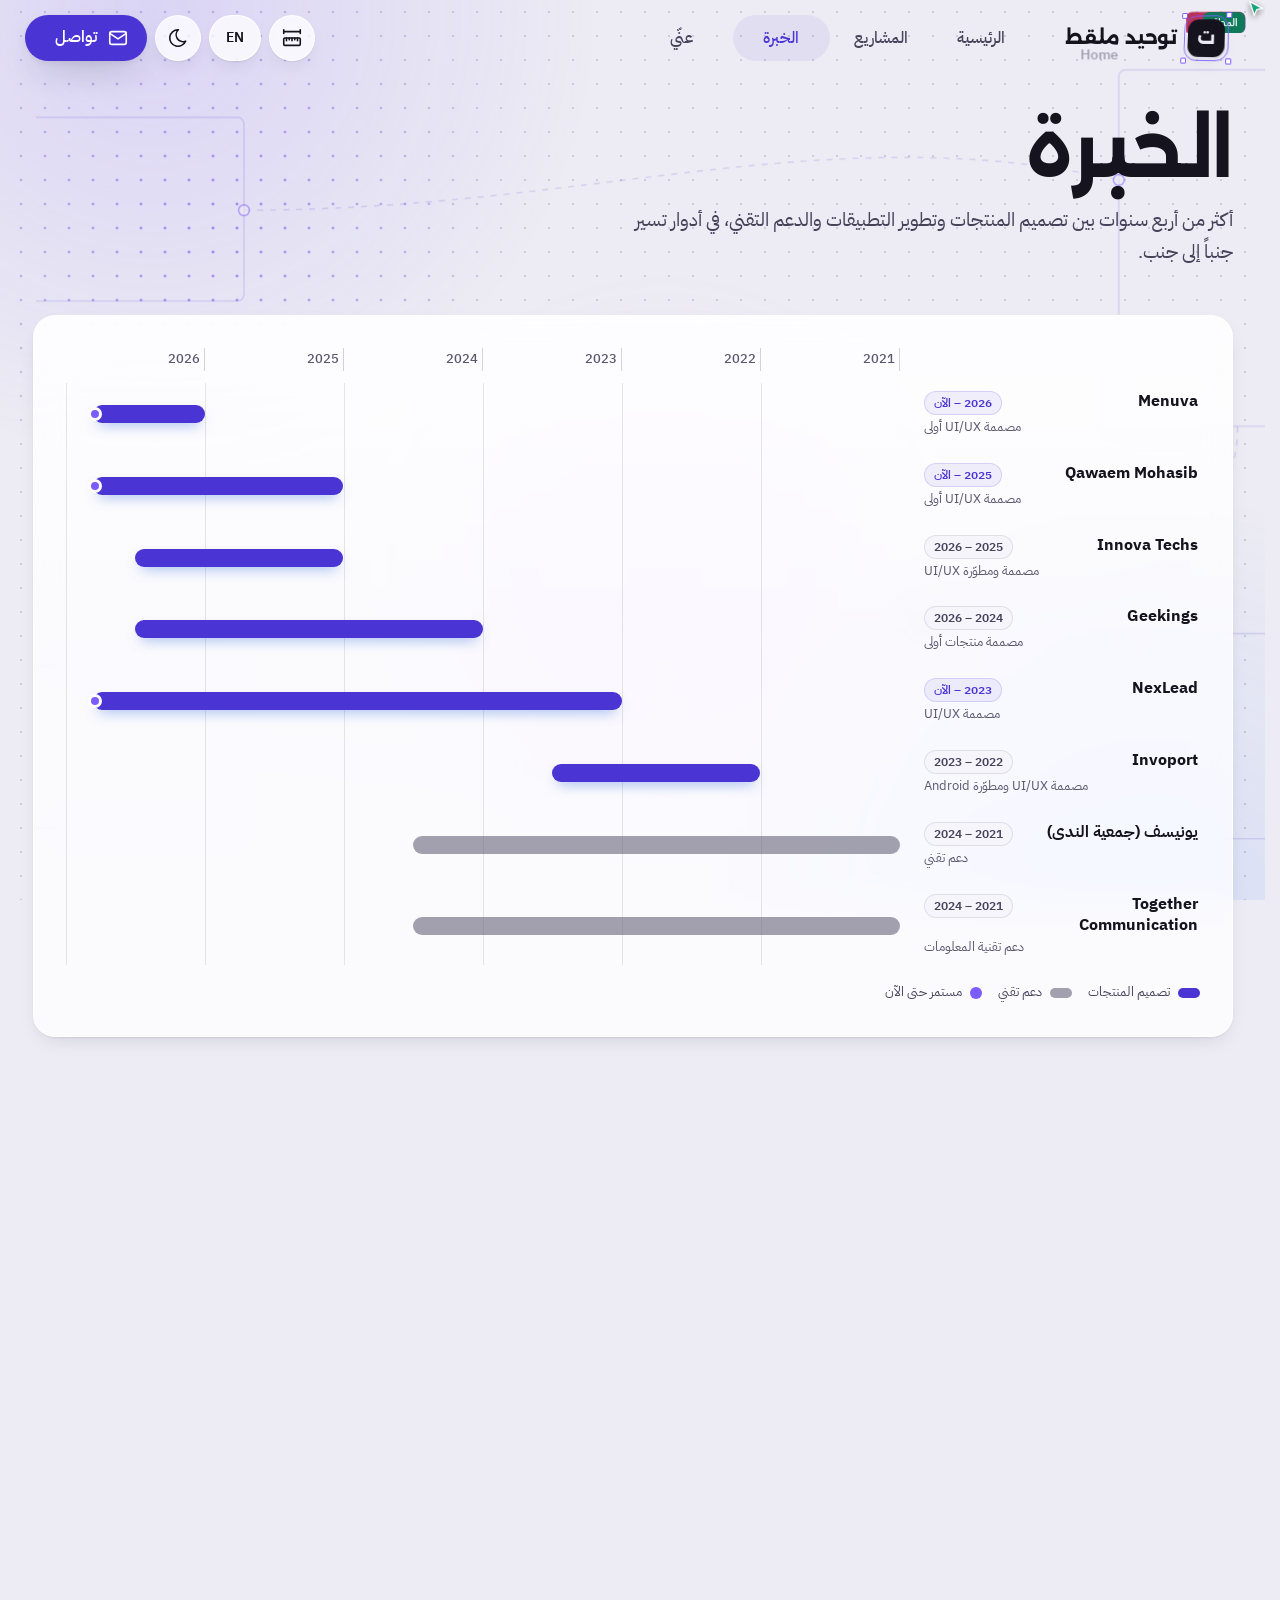
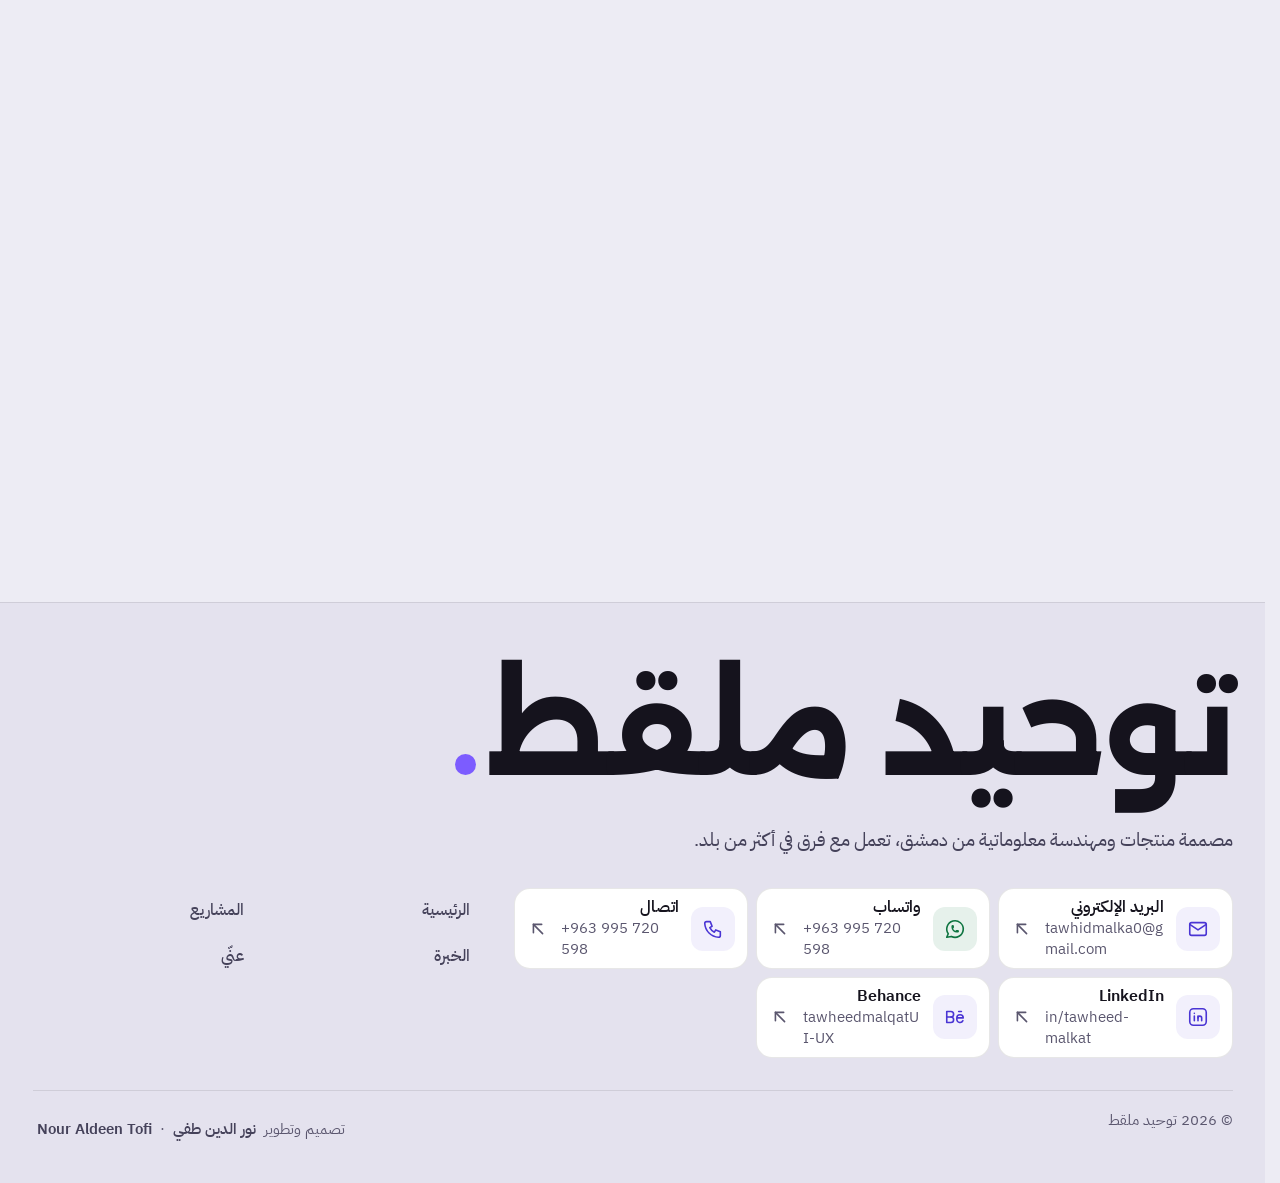
<file: experience.html>
<!doctype html>
<html lang="ar" dir="rtl" data-theme="light" data-title-ar="الخبرة، توحيد ملقط" data-title-en="Experience, Tawheed Malkat">
<head>
<meta charset="utf-8">
<meta name="viewport" content="width=device-width,initial-scale=1,viewport-fit=cover">
<title>الخبرة، توحيد ملقط</title>
<meta name="description" content="خبرة توحيد ملقط: Menuva وQawaem Mohasib وNexLead وGeekings وInnova Techs وInvoport، ودعم تقني مع يونيسف. Tawheed Malkat’s experience: Menuva, Qawaem Mohasib, NexLead, Geekings, Innova Techs, Invoport and IT support with UNICEF.">
<meta name="robots" content="noindex,follow">
<link rel="canonical" href="https://nouraldeentofi.github.io/tawheed-malkat/experience.html">
<meta name="color-scheme" content="light dark">
<meta name="theme-color" id="metaTheme" content="#ECEEF1">
<script>(function(){try{var r=document.documentElement,t=localStorage.getItem('tm-theme'),l=localStorage.getItem('tm-lang');if(t==='dark')r.dataset.theme='dark';if(l==='en'){r.lang='en';r.dir='ltr';document.title=r.dataset.titleEn}}catch(e){}})();</script>
<link rel="preload" href="assets/fonts/alexandria-arabic-800-normal.woff2" as="font" type="font/woff2" crossorigin><link rel="preload" href="assets/fonts/alexandria-arabic-700-normal.woff2" as="font" type="font/woff2" crossorigin><link rel="preload" href="assets/fonts/alexandria-latin-800-normal.woff2" as="font" type="font/woff2" crossorigin><link rel="preload" href="assets/fonts/alexandria-latin-700-normal.woff2" as="font" type="font/woff2" crossorigin><link rel="preload" href="assets/fonts/ibm-plex-sans-arabic-arabic-400-normal.woff2" as="font" type="font/woff2" crossorigin><link rel="preload" href="assets/fonts/ibm-plex-sans-arabic-arabic-500-normal.woff2" as="font" type="font/woff2" crossorigin><link rel="preload" href="assets/fonts/ibm-plex-sans-arabic-arabic-600-normal.woff2" as="font" type="font/woff2" crossorigin><link rel="preload" href="assets/fonts/ibm-plex-sans-arabic-latin-400-normal.woff2" as="font" type="font/woff2" crossorigin><link rel="preload" href="assets/fonts/ibm-plex-sans-arabic-latin-600-normal.woff2" as="font" type="font/woff2" crossorigin>
<link rel="stylesheet" href="assets/css/site.css">
<link rel="icon" href="assets/img/favicon.svg" type="image/svg+xml">
<link rel="apple-touch-icon" href="assets/img/apple-touch-icon.png">
<meta property="og:type" content="profile"><meta property="og:url" content="https://nouraldeentofi.github.io/tawheed-malkat/experience.html"><meta property="og:title" content="الخبرة، توحيد ملقط · Experience, Tawheed Malkat">
<meta property="og:description" content="خبرة توحيد ملقط: Menuva وQawaem Mohasib وNexLead وGeekings وInnova Techs وInvoport، ودعم تقني مع يونيسف."><meta property="og:image" content="https://nouraldeentofi.github.io/tawheed-malkat/assets/img/og.jpg"><meta property="og:image:width" content="1200"><meta property="og:image:height" content="630">
<meta property="og:locale" content="ar_AR"><meta property="og:locale:alternate" content="en_US"><meta name="twitter:card" content="summary_large_image">
<script type="application/ld+json">{"@context": "https://schema.org", "@graph": [{"@type": "Person", "@id": "https://nouraldeentofi.github.io/tawheed-malkat/#person", "name": "Tawheed Malkat", "alternateName": ["Tawheed Malkat", "Tawheed Malqat", "Tawhid Malka", "Tawheed Malka", "Tawhid Malkat", "Tawheed Malkat UI/UX", "Tawheed Malkat Product Designer", "توحيد ملقط", "توحيد ملقط مصممة", "م. توحيد ملقط", "Eng. Tawheed Malkat"], "givenName": "Tawheed", "familyName": "Malkat", "gender": "Female", "jobTitle": "Senior Product Designer", "description": "Senior product designer (UI/UX) and informatics engineer from Damascus, Syria, with 4+ years designing web and mobile products. مصممة منتجات ومهندسة معلوماتية من دمشق.", "email": "mailto:tawhidmalka0@gmail.com", "telephone": "+963995720598", "url": "https://nouraldeentofi.github.io/tawheed-malkat/", "address": {"@type": "PostalAddress", "addressLocality": "Damascus", "addressCountry": "SY"}, "alumniOf": {"@type": "CollegeOrUniversity", "name": "Damascus University", "alternateName": "جامعة دمشق"}, "hasCredential": {"@type": "EducationalOccupationalCredential", "credentialCategory": "degree", "name": "Informatics Engineering, Networks and Information Systems (2017–2022)", "recognizedBy": {"@type": "CollegeOrUniversity", "name": "Damascus University"}}, "worksFor": [{"@type": "Organization", "name": "Menuva"}, {"@type": "Organization", "name": "Qawaem Mohasib"}, {"@type": "Organization", "name": "NexLead"}], "hasOccupation": {"@type": "Occupation", "name": "Product Designer", "alternateName": ["Senior Product Designer", "Product Designer", "UI/UX Designer", "UX/UI Designer", "UX Designer", "UI Designer", "Interaction Designer", "Mobile app designer", "Web designer", "Informatics Engineer", "مصممة منتجات", "مصممة منتجات أولى", "مصممة UI/UX", "مصممة تجربة المستخدم", "مصممة واجهات المستخدم", "مصممة تطبيقات ومواقع", "مهندسة معلوماتية"], "occupationLocation": {"@type": "City", "name": "Damascus"}, "skills": "Product Strategy, UX Strategy, Design Thinking, Product Discovery, Feature Definition, MVP Design, User Stories, User Research, User Flows, Information Architecture, Journey Mapping, Usability Testing, Requirements Analysis, Visual Design, Interaction Design, Prototyping, Responsive Design, Design Systems, Component Libraries, Accessibility, HTML, CSS, Flutter / Dart, REST APIs, Provider, Bloc, GetX, Git, Linux, Agile / Scrum, Figma, FigJam, Adobe XD, Photoshop, Illustrator, Hotjar, Typeform, Google Forms, Jira, Trello, AI tools"}, "knowsAbout": ["Product design", "UX design", "UI design", "User research", "Design systems", "Prototyping", "Information architecture", "Usability testing", "Accessibility", "Mobile app design", "Web design", "Flutter", "Figma", "تصميم تجربة المستخدم", "تصميم واجهات المستخدم"], "knowsLanguage": [{"@type": "Language", "name": "Arabic", "alternateName": "ar"}, {"@type": "Language", "name": "English", "alternateName": "en"}], "sameAs": ["https://www.behance.net/tawheedmalqatUI-UX", "https://www.linkedin.com/in/tawheed-malkat/"]}, {"@type": "WebSite", "@id": "https://nouraldeentofi.github.io/tawheed-malkat/#site", "url": "https://nouraldeentofi.github.io/tawheed-malkat/", "name": "Tawheed Malkat · توحيد ملقط", "inLanguage": ["ar", "en"], "publisher": {"@id": "https://nouraldeentofi.github.io/tawheed-malkat/#person"}}, {"@type": "WebPage", "url": "https://nouraldeentofi.github.io/tawheed-malkat/experience.html", "isPartOf": {"@id": "https://nouraldeentofi.github.io/tawheed-malkat/#site"}, "mainEntity": {"@id": "https://nouraldeentofi.github.io/tawheed-malkat/#person"}, "inLanguage": ["ar", "en"]}]}</script>
</head>
<body>
<a class="skip" href="#main"><span data-l="ar">تخطَّ إلى المحتوى</span><span data-l="en" lang="en">Skip to content</span></a>
<svg class="sprite" aria-hidden="true" xmlns="http://www.w3.org/2000/svg"><symbol id="i-arrow-left" viewBox="0 0 24 24" fill="none" stroke="currentColor" stroke-width="1.75" stroke-linecap="round" stroke-linejoin="round"><path stroke="none" d="M0 0h24v24H0z" fill="none" />
  <path d="M5 12l14 0" />
  <path d="M5 12l6 6" />
  <path d="M5 12l6 -6" /></symbol><symbol id="i-arrow-right" viewBox="0 0 24 24" fill="none" stroke="currentColor" stroke-width="1.75" stroke-linecap="round" stroke-linejoin="round"><path stroke="none" d="M0 0h24v24H0z" fill="none" />
  <path d="M5 12l14 0" />
  <path d="M13 18l6 -6" />
  <path d="M13 6l6 6" /></symbol><symbol id="i-arrow-up-right" viewBox="0 0 24 24" fill="none" stroke="currentColor" stroke-width="1.75" stroke-linecap="round" stroke-linejoin="round"><path stroke="none" d="M0 0h24v24H0z" fill="none" />
  <path d="M17 7l-10 10" />
  <path d="M8 7l9 0l0 9" /></symbol><symbol id="i-brand-behance" viewBox="0 0 24 24" fill="none" stroke="currentColor" stroke-width="1.75" stroke-linecap="round" stroke-linejoin="round"><path stroke="none" d="M0 0h24v24H0z" fill="none" />
  <path d="M3 18v-12h4.5a3 3 0 0 1 0 6a3 3 0 0 1 0 6h-4.5" />
  <path d="M3 12l4.5 0" />
  <path d="M14 13h7a3.5 3.5 0 0 0 -7 0v2a3.5 3.5 0 0 0 6.64 1" />
  <path d="M16 6l3 0" /></symbol><symbol id="i-brand-linkedin" viewBox="0 0 24 24" fill="none" stroke="currentColor" stroke-width="1.75" stroke-linecap="round" stroke-linejoin="round"><path stroke="none" d="M0 0h24v24H0z" fill="none" />
  <path d="M8 11v5" />
  <path d="M8 8v.01" />
  <path d="M12 16v-5" />
  <path d="M16 16v-3a2 2 0 1 0 -4 0" />
  <path d="M3 7a4 4 0 0 1 4 -4h10a4 4 0 0 1 4 4v10a4 4 0 0 1 -4 4h-10a4 4 0 0 1 -4 -4l0 -10" /></symbol><symbol id="i-brand-whatsapp" viewBox="0 0 24 24" fill="none" stroke="currentColor" stroke-width="1.75" stroke-linecap="round" stroke-linejoin="round"><path stroke="none" d="M0 0h24v24H0z" fill="none" />
  <path d="M3 21l1.65 -3.8a9 9 0 1 1 3.4 2.9l-5.05 .9" />
  <path d="M9 10a.5 .5 0 0 0 1 0v-1a.5 .5 0 0 0 -1 0v1a5 5 0 0 0 5 5h1a.5 .5 0 0 0 0 -1h-1a.5 .5 0 0 0 0 1" /></symbol><symbol id="i-briefcase" viewBox="0 0 24 24" fill="none" stroke="currentColor" stroke-width="1.75" stroke-linecap="round" stroke-linejoin="round"><path stroke="none" d="M0 0h24v24H0z" fill="none" />
  <path d="M3 9a2 2 0 0 1 2 -2h14a2 2 0 0 1 2 2v9a2 2 0 0 1 -2 2h-14a2 2 0 0 1 -2 -2l0 -9" />
  <path d="M8 7v-2a2 2 0 0 1 2 -2h4a2 2 0 0 1 2 2v2" />
  <path d="M12 12l0 .01" />
  <path d="M3 13a20 20 0 0 0 18 0" /></symbol><symbol id="i-check" viewBox="0 0 24 24" fill="none" stroke="currentColor" stroke-width="1.75" stroke-linecap="round" stroke-linejoin="round"><path stroke="none" d="M0 0h24v24H0z" fill="none" />
  <path d="M5 12l5 5l10 -10" /></symbol><symbol id="i-chevron-down" viewBox="0 0 24 24" fill="none" stroke="currentColor" stroke-width="1.75" stroke-linecap="round" stroke-linejoin="round"><path stroke="none" d="M0 0h24v24H0z" fill="none" />
  <path d="M6 9l6 6l6 -6" /></symbol><symbol id="i-chevron-left" viewBox="0 0 24 24" fill="none" stroke="currentColor" stroke-width="1.75" stroke-linecap="round" stroke-linejoin="round"><path stroke="none" d="M0 0h24v24H0z" fill="none" />
  <path d="M15 6l-6 6l6 6" /></symbol><symbol id="i-chevron-right" viewBox="0 0 24 24" fill="none" stroke="currentColor" stroke-width="1.75" stroke-linecap="round" stroke-linejoin="round"><path stroke="none" d="M0 0h24v24H0z" fill="none" />
  <path d="M9 6l6 6l-6 6" /></symbol><symbol id="i-click" viewBox="0 0 24 24" fill="none" stroke="currentColor" stroke-width="1.75" stroke-linecap="round" stroke-linejoin="round"><path d="M3 12l3 0"/><path d="M12 3l0 3"/><path d="M7.8 7.8l-2.2 -2.2"/><path d="M16.2 7.8l2.2 -2.2"/><path d="M7.8 16.2l-2.2 2.2"/><path d="M12 12l9 3l-4 2l-2 4l-3 -9"/></symbol><symbol id="i-clock" viewBox="0 0 24 24" fill="none" stroke="currentColor" stroke-width="1.75" stroke-linecap="round" stroke-linejoin="round"><path stroke="none" d="M0 0h24v24H0z" fill="none" />
  <path d="M3 12a9 9 0 1 0 18 0a9 9 0 0 0 -18 0" />
  <path d="M12 7v5l3 3" /></symbol><symbol id="i-components" viewBox="0 0 24 24" fill="none" stroke="currentColor" stroke-width="1.75" stroke-linecap="round" stroke-linejoin="round"><path stroke="none" d="M0 0h24v24H0z" fill="none" />
  <path d="M3 12l3 3l3 -3l-3 -3l-3 3" />
  <path d="M15 12l3 3l3 -3l-3 -3l-3 3" />
  <path d="M9 6l3 3l3 -3l-3 -3l-3 3" />
  <path d="M9 18l3 3l3 -3l-3 -3l-3 3" /></symbol><symbol id="i-copy" viewBox="0 0 24 24" fill="none" stroke="currentColor" stroke-width="1.75" stroke-linecap="round" stroke-linejoin="round"><path stroke="none" d="M0 0h24v24H0z" fill="none" />
  <path d="M7 9.667a2.667 2.667 0 0 1 2.667 -2.667h8.666a2.667 2.667 0 0 1 2.667 2.667v8.666a2.667 2.667 0 0 1 -2.667 2.667h-8.666a2.667 2.667 0 0 1 -2.667 -2.667l0 -8.666" />
  <path d="M4.012 16.737a2.005 2.005 0 0 1 -1.012 -1.737v-10c0 -1.1 .9 -2 2 -2h10c.75 0 1.158 .385 1.5 1" /></symbol><symbol id="i-device-mobile" viewBox="0 0 24 24" fill="none" stroke="currentColor" stroke-width="1.75" stroke-linecap="round" stroke-linejoin="round"><path stroke="none" d="M0 0h24v24H0z" fill="none" />
  <path d="M6 5a2 2 0 0 1 2 -2h8a2 2 0 0 1 2 2v14a2 2 0 0 1 -2 2h-8a2 2 0 0 1 -2 -2v-14" />
  <path d="M11 4h2" />
  <path d="M12 17v.01" /></symbol><symbol id="i-focus-2" viewBox="0 0 24 24" fill="none" stroke="currentColor" stroke-width="1.75" stroke-linecap="round" stroke-linejoin="round"><path stroke="none" d="M0 0h24v24H0z" fill="none" />
  <path d="M11.5 12a.5 .5 0 1 0 1 0a.5 .5 0 1 0 -1 0" fill="currentColor" />
  <path d="M5 12a7 7 0 1 0 14 0a7 7 0 1 0 -14 0" />
  <path d="M12 3l0 2" />
  <path d="M3 12l2 0" />
  <path d="M12 19l0 2" />
  <path d="M19 12l2 0" /></symbol><symbol id="i-hand-move" viewBox="0 0 24 24" fill="none" stroke="currentColor" stroke-width="1.75" stroke-linecap="round" stroke-linejoin="round"><path stroke="none" d="M0 0h24v24H0z" fill="none" />
  <path d="M8 13v-8.5a1.5 1.5 0 0 1 3 0v7.5" />
  <path d="M11 11.5v-2a1.5 1.5 0 0 1 3 0v2.5" />
  <path d="M14 10.5a1.5 1.5 0 0 1 3 0v1.5" />
  <path d="M17 11.5a1.5 1.5 0 0 1 3 0v4.5a6 6 0 0 1 -6 6h-2h.208a6 6 0 0 1 -5.012 -2.7l-.196 -.3c-.312 -.479 -1.407 -2.388 -3.286 -5.728a1.5 1.5 0 0 1 .536 -2.022a1.867 1.867 0 0 1 2.28 .28l1.47 1.47" />
  <path d="M2.541 5.594a13.487 13.487 0 0 1 2.46 -1.427" />
  <path d="M14 3.458c1.32 .354 2.558 .902 3.685 1.612" /></symbol><symbol id="i-heart-handshake" viewBox="0 0 24 24" fill="none" stroke="currentColor" stroke-width="1.75" stroke-linecap="round" stroke-linejoin="round"><path stroke="none" d="M0 0h24v24H0z" fill="none" />
  <path d="M19.5 12.572l-7.5 7.428l-7.5 -7.428a5 5 0 1 1 7.5 -6.566a5 5 0 1 1 7.5 6.572" />
  <path d="M12 6l-3.293 3.293a1 1 0 0 0 0 1.414l.543 .543c.69 .69 1.81 .69 2.5 0l1 -1a3.182 3.182 0 0 1 4.5 0l2.25 2.25" />
  <path d="M12.5 15.5l2 2" />
  <path d="M15 13l2 2" /></symbol><symbol id="i-home" viewBox="0 0 24 24" fill="none" stroke="currentColor" stroke-width="1.75" stroke-linecap="round" stroke-linejoin="round"><path stroke="none" d="M0 0h24v24H0z" fill="none" />
  <path d="M5 12l-2 0l9 -9l9 9l-2 0" />
  <path d="M5 12v7a2 2 0 0 0 2 2h10a2 2 0 0 0 2 -2v-7" />
  <path d="M9 21v-6a2 2 0 0 1 2 -2h2a2 2 0 0 1 2 2v6" /></symbol><symbol id="i-language" viewBox="0 0 24 24" fill="none" stroke="currentColor" stroke-width="1.75" stroke-linecap="round" stroke-linejoin="round"><path stroke="none" d="M0 0h24v24H0z" fill="none" />
  <path d="M9 6.371c0 4.418 -2.239 6.629 -5 6.629" />
  <path d="M4 6.371h7" />
  <path d="M5 9c0 2.144 2.252 3.908 6 4" />
  <path d="M12 20l4 -9l4 9" />
  <path d="M19.1 18h-6.2" />
  <path d="M6.694 3l.793 .582" /></symbol><symbol id="i-layers-intersect" viewBox="0 0 24 24" fill="none" stroke="currentColor" stroke-width="1.75" stroke-linecap="round" stroke-linejoin="round"><path stroke="none" d="M0 0h24v24H0z" fill="none" />
  <path d="M8 6a2 2 0 0 1 2 -2h8a2 2 0 0 1 2 2v8a2 2 0 0 1 -2 2h-8a2 2 0 0 1 -2 -2l0 -8" />
  <path d="M4 10a2 2 0 0 1 2 -2h8a2 2 0 0 1 2 2v8a2 2 0 0 1 -2 2h-8a2 2 0 0 1 -2 -2l0 -8" /></symbol><symbol id="i-layout-grid" viewBox="0 0 24 24" fill="none" stroke="currentColor" stroke-width="1.75" stroke-linecap="round" stroke-linejoin="round"><path stroke="none" d="M0 0h24v24H0z" fill="none" />
  <path d="M4 5a1 1 0 0 1 1 -1h4a1 1 0 0 1 1 1v4a1 1 0 0 1 -1 1h-4a1 1 0 0 1 -1 -1l0 -4" />
  <path d="M14 5a1 1 0 0 1 1 -1h4a1 1 0 0 1 1 1v4a1 1 0 0 1 -1 1h-4a1 1 0 0 1 -1 -1l0 -4" />
  <path d="M4 15a1 1 0 0 1 1 -1h4a1 1 0 0 1 1 1v4a1 1 0 0 1 -1 1h-4a1 1 0 0 1 -1 -1l0 -4" />
  <path d="M14 15a1 1 0 0 1 1 -1h4a1 1 0 0 1 1 1v4a1 1 0 0 1 -1 1h-4a1 1 0 0 1 -1 -1l0 -4" /></symbol><symbol id="i-mail" viewBox="0 0 24 24" fill="none" stroke="currentColor" stroke-width="1.75" stroke-linecap="round" stroke-linejoin="round"><path stroke="none" d="M0 0h24v24H0z" fill="none" />
  <path d="M3 7a2 2 0 0 1 2 -2h14a2 2 0 0 1 2 2v10a2 2 0 0 1 -2 2h-14a2 2 0 0 1 -2 -2v-10" />
  <path d="M3 7l9 6l9 -6" /></symbol><symbol id="i-map-pin" viewBox="0 0 24 24" fill="none" stroke="currentColor" stroke-width="1.75" stroke-linecap="round" stroke-linejoin="round"><path stroke="none" d="M0 0h24v24H0z" fill="none" />
  <path d="M9 11a3 3 0 1 0 6 0a3 3 0 0 0 -6 0" />
  <path d="M17.657 16.657l-4.243 4.243a2 2 0 0 1 -2.827 0l-4.244 -4.243a8 8 0 1 1 11.314 0" /></symbol><symbol id="i-maximize" viewBox="0 0 24 24" fill="none" stroke="currentColor" stroke-width="1.75" stroke-linecap="round" stroke-linejoin="round"><path stroke="none" d="M0 0h24v24H0z" fill="none" />
  <path d="M4 8v-2a2 2 0 0 1 2 -2h2" />
  <path d="M4 16v2a2 2 0 0 0 2 2h2" />
  <path d="M16 4h2a2 2 0 0 1 2 2v2" />
  <path d="M16 20h2a2 2 0 0 0 2 -2v-2" /></symbol><symbol id="i-minimize" viewBox="0 0 24 24" fill="none" stroke="currentColor" stroke-width="1.75" stroke-linecap="round" stroke-linejoin="round"><path stroke="none" d="M0 0h24v24H0z" fill="none" />
  <path d="M15 19v-2a2 2 0 0 1 2 -2h2" />
  <path d="M15 5v2a2 2 0 0 0 2 2h2" />
  <path d="M5 15h2a2 2 0 0 1 2 2v2" />
  <path d="M5 9h2a2 2 0 0 0 2 -2v-2" /></symbol><symbol id="i-minus" viewBox="0 0 24 24" fill="none" stroke="currentColor" stroke-width="1.75" stroke-linecap="round" stroke-linejoin="round"><path stroke="none" d="M0 0h24v24H0z" fill="none" />
  <path d="M5 12l14 0" /></symbol><symbol id="i-moon" viewBox="0 0 24 24" fill="none" stroke="currentColor" stroke-width="1.75" stroke-linecap="round" stroke-linejoin="round"><path stroke="none" d="M0 0h24v24H0z" fill="none" />
  <path d="M12 3c.132 0 .263 0 .393 0a7.5 7.5 0 0 0 7.92 12.446a9 9 0 1 1 -8.313 -12.454l0 .008" /></symbol><symbol id="i-note" viewBox="0 0 24 24" fill="none" stroke="currentColor" stroke-width="1.75" stroke-linecap="round" stroke-linejoin="round"><path d="M13 20l7 -7"/><path d="M13 20v-6a1 1 0 0 1 1 -1h6v-7a2 2 0 0 0 -2 -2h-12a2 2 0 0 0 -2 2v12a2 2 0 0 0 2 2h7"/></symbol><symbol id="i-palette" viewBox="0 0 24 24" fill="none" stroke="currentColor" stroke-width="1.75" stroke-linecap="round" stroke-linejoin="round"><path stroke="none" d="M0 0h24v24H0z" fill="none" />
  <path d="M12 21a9 9 0 0 1 0 -18c4.97 0 9 3.582 9 8c0 1.06 -.474 2.078 -1.318 2.828c-.844 .75 -1.989 1.172 -3.182 1.172h-2.5a2 2 0 0 0 -1 3.75a1.3 1.3 0 0 1 -1 2.25" />
  <path d="M7.5 10.5a1 1 0 1 0 2 0a1 1 0 1 0 -2 0" />
  <path d="M11.5 7.5a1 1 0 1 0 2 0a1 1 0 1 0 -2 0" />
  <path d="M15.5 10.5a1 1 0 1 0 2 0a1 1 0 1 0 -2 0" /></symbol><symbol id="i-phone" viewBox="0 0 24 24" fill="none" stroke="currentColor" stroke-width="1.75" stroke-linecap="round" stroke-linejoin="round"><path stroke="none" d="M0 0h24v24H0z" fill="none" />
  <path d="M5 4h4l2 5l-2.5 1.5a11 11 0 0 0 5 5l1.5 -2.5l5 2v4a2 2 0 0 1 -2 2a16 16 0 0 1 -15 -15a2 2 0 0 1 2 -2" /></symbol><symbol id="i-plus" viewBox="0 0 24 24" fill="none" stroke="currentColor" stroke-width="1.75" stroke-linecap="round" stroke-linejoin="round"><path stroke="none" d="M0 0h24v24H0z" fill="none" />
  <path d="M12 5l0 14" />
  <path d="M5 12l14 0" /></symbol><symbol id="i-pointer" viewBox="0 0 24 24" fill="none" stroke="currentColor" stroke-width="1.75" stroke-linecap="round" stroke-linejoin="round"><path stroke="none" d="M0 0h24v24H0z" fill="none" />
  <path d="M7.904 17.563a1.2 1.2 0 0 0 2.228 .308l2.09 -3.093l4.907 4.907a1.067 1.067 0 0 0 1.509 0l1.047 -1.047a1.067 1.067 0 0 0 0 -1.509l-4.907 -4.907l3.113 -2.09a1.2 1.2 0 0 0 -.309 -2.228l-13.582 -3.904l3.904 13.563" /></symbol><symbol id="i-refresh" viewBox="0 0 24 24" fill="none" stroke="currentColor" stroke-width="1.75" stroke-linecap="round" stroke-linejoin="round"><path d="M20 11a8.1 8.1 0 0 0 -15.5 -2m-.5 -4v4h4"/><path d="M4 13a8.1 8.1 0 0 0 15.5 2m.5 4v-4h-4"/></symbol><symbol id="i-route" viewBox="0 0 24 24" fill="none" stroke="currentColor" stroke-width="1.75" stroke-linecap="round" stroke-linejoin="round"><path stroke="none" d="M0 0h24v24H0z" fill="none" />
  <path d="M3 19a2 2 0 1 0 4 0a2 2 0 0 0 -4 0" />
  <path d="M19 7a2 2 0 1 0 0 -4a2 2 0 0 0 0 4" />
  <path d="M11 19h5.5a3.5 3.5 0 0 0 0 -7h-8a3.5 3.5 0 0 1 0 -7h4.5" /></symbol><symbol id="i-ruler-measure" viewBox="0 0 24 24" fill="none" stroke="currentColor" stroke-width="1.75" stroke-linecap="round" stroke-linejoin="round"><path stroke="none" d="M0 0h24v24H0z" fill="none" />
  <path d="M19.875 12c.621 0 1.125 .512 1.125 1.143v5.714c0 .631 -.504 1.143 -1.125 1.143h-15.875a1 1 0 0 1 -1 -1v-5.857c0 -.631 .504 -1.143 1.125 -1.143h15.75" />
  <path d="M9 12v2" />
  <path d="M6 12v3" />
  <path d="M12 12v3" />
  <path d="M18 12v3" />
  <path d="M15 12v2" />
  <path d="M3 3v4" />
  <path d="M3 5h18" />
  <path d="M21 3v4" /></symbol><symbol id="i-school" viewBox="0 0 24 24" fill="none" stroke="currentColor" stroke-width="1.75" stroke-linecap="round" stroke-linejoin="round"><path stroke="none" d="M0 0h24v24H0z" fill="none" />
  <path d="M22 9l-10 -4l-10 4l10 4l10 -4v6" />
  <path d="M6 10.6v5.4a6 3 0 0 0 12 0v-5.4" /></symbol><symbol id="i-stack-2" viewBox="0 0 24 24" fill="none" stroke="currentColor" stroke-width="1.75" stroke-linecap="round" stroke-linejoin="round"><path stroke="none" d="M0 0h24v24H0z" fill="none" />
  <path d="M12 4l-8 4l8 4l8 -4l-8 -4" />
  <path d="M4 12l8 4l8 -4" />
  <path d="M4 16l8 4l8 -4" /></symbol><symbol id="i-sun" viewBox="0 0 24 24" fill="none" stroke="currentColor" stroke-width="1.75" stroke-linecap="round" stroke-linejoin="round"><path stroke="none" d="M0 0h24v24H0z" fill="none" />
  <path d="M8 12a4 4 0 1 0 8 0a4 4 0 1 0 -8 0" />
  <path d="M3 12h1m8 -9v1m8 8h1m-9 8v1m-6.4 -15.4l.7 .7m12.1 -.7l-.7 .7m0 11.4l.7 .7m-12.1 -.7l-.7 .7" /></symbol><symbol id="i-typography" viewBox="0 0 24 24" fill="none" stroke="currentColor" stroke-width="1.75" stroke-linecap="round" stroke-linejoin="round"><path d="M4 20l3 0"/><path d="M14 20l7 0"/><path d="M6.9 15l6.9 0"/><path d="M10.2 6.3l5.8 13.7"/><path d="M5 20l6 -16l2 0l7 16"/></symbol><symbol id="i-user" viewBox="0 0 24 24" fill="none" stroke="currentColor" stroke-width="1.75" stroke-linecap="round" stroke-linejoin="round"><path stroke="none" d="M0 0h24v24H0z" fill="none" />
  <path d="M8 7a4 4 0 1 0 8 0a4 4 0 0 0 -8 0" />
  <path d="M6 21v-2a4 4 0 0 1 4 -4h4a4 4 0 0 1 4 4v2" /></symbol><symbol id="i-users" viewBox="0 0 24 24" fill="none" stroke="currentColor" stroke-width="1.75" stroke-linecap="round" stroke-linejoin="round"><path stroke="none" d="M0 0h24v24H0z" fill="none" />
  <path d="M5 7a4 4 0 1 0 8 0a4 4 0 1 0 -8 0" />
  <path d="M3 21v-2a4 4 0 0 1 4 -4h4a4 4 0 0 1 4 4v2" />
  <path d="M16 3.13a4 4 0 0 1 0 7.75" />
  <path d="M21 21v-2a4 4 0 0 0 -3 -3.85" /></symbol><symbol id="i-world" viewBox="0 0 24 24" fill="none" stroke="currentColor" stroke-width="1.75" stroke-linecap="round" stroke-linejoin="round"><path stroke="none" d="M0 0h24v24H0z" fill="none" />
  <path d="M3 12a9 9 0 1 0 18 0a9 9 0 0 0 -18 0" />
  <path d="M3.6 9h16.8" />
  <path d="M3.6 15h16.8" />
  <path d="M11.5 3a17 17 0 0 0 0 18" />
  <path d="M12.5 3a17 17 0 0 1 0 18" /></symbol><symbol id="i-x" viewBox="0 0 24 24" fill="none" stroke="currentColor" stroke-width="1.75" stroke-linecap="round" stroke-linejoin="round"><path stroke="none" d="M0 0h24v24H0z" fill="none" />
  <path d="M18 6l-12 12" />
  <path d="M6 6l12 12" /></symbol><symbol id="i-zoom-in" viewBox="0 0 24 24" fill="none" stroke="currentColor" stroke-width="1.75" stroke-linecap="round" stroke-linejoin="round"><path stroke="none" d="M0 0h24v24H0z" fill="none" />
  <path d="M3 10a7 7 0 1 0 14 0a7 7 0 1 0 -14 0" />
  <path d="M7 10l6 0" />
  <path d="M10 7l0 6" />
  <path d="M21 21l-6 -6" /></symbol></svg>
<div class="cv" aria-hidden="true"><i class="cv-l cv-l1"></i><i class="cv-l cv-l2"></i><i class="cv-l cv-l3"></i><div class="cv-dots"></div><div class="cv-wave"></div>
<span class="cv-sel"><i></i><i></i><i></i><i></i><b>Frame · Auto layout</b></span><span class="cv-sel cv-sel-2"><i></i><i></i><i></i><i></i><b>Component</b></span>
<svg class="cv-art" viewBox="0 0 1440 900" preserveAspectRatio="xMidYMid slice">
<text class="cv-lbl" x="70" y="132">Onboarding</text><rect x="70" y="142" width="250" height="170" rx="6"/>
<text class="cv-lbl" x="1130" y="88">Home</text><rect x="1130" y="98" width="220" height="330" rx="6"/>
<text class="cv-lbl" x="990" y="610">Checkout</text><rect x="990" y="620" width="300" height="190" rx="6"/>
<text class="cv-lbl" x="120" y="640">Flow 02</text><rect x="120" y="650" width="190" height="150" rx="6"/>
<path class="cv-con" d="M320 228 C 640 228, 860 140, 1130 200"/><path class="cv-con" d="M1240 428 C 1240 520, 1160 560, 1140 620"/>
<path class="cv-con" d="M310 725 C 560 760, 760 760, 990 715"/>
<circle class="cv-node" cx="320" cy="228" r="5"/><circle class="cv-node" cx="1130" cy="200" r="5"/><circle class="cv-node" cx="1140" cy="620" r="5"/><circle class="cv-node" cx="990" cy="715" r="5"/>
</svg>
<div class="cv-cur cv-cur-1"><svg viewBox="0 0 24 24" aria-hidden="true"><path d="M4 2.5 20 11l-7.2 1.6L9.6 20z"/></svg><b><span data-l="ar">توحيد</span><span data-l="en" lang="en">Tawheed</span></b></div>
<div class="cv-cur cv-cur-2"><svg viewBox="0 0 24 24" aria-hidden="true"><path d="M4 2.5 20 11l-7.2 1.6L9.6 20z"/></svg><b><span data-l="ar">المستخدم</span><span data-l="en" lang="en">User</span></b></div>
<div class="cv-cur cv-cur-3"><svg viewBox="0 0 24 24" aria-hidden="true"><path d="M4 2.5 20 11l-7.2 1.6L9.6 20z"/></svg><b><span data-l="ar">المطوّر</span><span data-l="en" lang="en">Developer</span></b></div>
</div>
<header class="hdr" id="hdr"><div class="wrap hdr-in">
<a class="brand" href="index.html" aria-label="توحيد ملقط، الرئيسية" data-ar-label="توحيد ملقط، الرئيسية" data-en-label="Tawheed Malkat, home"><span class="mono" aria-hidden="true"><span data-l="ar">ت</span><span data-l="en" lang="en">T</span><i></i><i></i><i></i><i></i></span><span class="bn-full"><span data-l="ar">توحيد ملقط</span><span data-l="en" lang="en">Tawheed Malkat</span></span><span class="bn-first"><span data-l="ar">توحيد</span><span data-l="en" lang="en">Tawheed</span></span></a>
<nav class="hdr-nav" aria-label="الصفحات" data-ar-label="الصفحات" data-en-label="Pages"><a href="index.html"><span data-l="ar">الرئيسية</span><span data-l="en" lang="en">Home</span></a><a href="work.html"><span data-l="ar">المشاريع</span><span data-l="en" lang="en">Work</span></a><a href="experience.html" aria-current=page><span data-l="ar">الخبرة</span><span data-l="en" lang="en">Experience</span></a><a href="about.html"><span data-l="ar">عنّي</span><span data-l="en" lang="en">About</span></a></nav>
<div class="hdr-act">
<button class="icon-btn ins-btn" id="insBtn" type="button" aria-pressed="false" aria-label="وضع المصمّم: اعرض مواصفات التصميم" data-ar-label="وضع المصمّم: اعرض مواصفات التصميم" data-en-label="Inspect mode: show the design specs"><svg class="ic " aria-hidden="true"><use href="#i-ruler-measure"/></svg></button>
<button class="icon-btn lang-btn" id="langBtn" type="button" lang="en" aria-label="English" data-ar-label="English" data-en-label="العربية">EN</button>
<button class="icon-btn theme-btn" id="themeBtn" type="button" aria-pressed="false" aria-label="الوضع الليلي"><svg class="ic ic-moon" aria-hidden="true"><use href="#i-moon"/></svg><svg class="ic ic-sun" aria-hidden="true"><use href="#i-sun"/></svg></button>
<button class="btn btn-b shine d-only" type="button" data-contact style="min-height:46px;padding:0 18px"><svg class="ic " aria-hidden="true"><use href="#i-mail"/></svg><span data-l="ar">تواصل</span><span data-l="en" lang="en">Contact</span></button>
</div></div></header>
<div class="progress" aria-hidden="true"><i></i></div>
<main id="main">
<header class="page-head wrap"><h1 class="page-h enter" data-spec="text" data-spec-name="H1"><span data-l="ar">الخبرة</span><span data-l="en" lang="en">Experience</span></h1>
<p class="page-p enter" style="--d:1"><span data-l="ar">أكثر من أربع سنوات بين تصميم المنتجات وتطوير التطبيقات والدعم التقني، في أدوار تسير جنباً إلى جنب.</span><span data-l="en" lang="en">Four-plus years across product design, app development and technical support, in roles that run side by side.</span></p></header>
<section class="sec" style="padding-top:var(--s-5)"><div class="wrap"><div class="gt glass-soft rv" data-spec="box" data-spec-name="Timeline"><div class="gt-axis" aria-hidden="true"><span class="num">2021</span><span class="num">2022</span><span class="num">2023</span><span class="num">2024</span><span class="num">2025</span><span class="num">2026</span></div><div class="gt-rows"><a class="gt-row" href="#role-menuva" style="--n:0"><span class="gt-lbl"><span class="gt-top"><b><span data-l="ar">Menuva</span><span data-l="en" lang="en">Menuva</span></b><span class="gt-yrs num"><span data-l="ar">2026 – الآن</span><span data-l="en" lang="en">2026 – present</span></span></span><small class="gt-role"><span data-l="ar">مصممة UI/UX أولى</span><span data-l="en" lang="en">Senior UI/UX Designer</span></small></span><span class="gt-track"><span class="gt-bar gt-live" style="--s:0.8333;--e:0.9667"></span></span></a><a class="gt-row" href="#role-qawaem" style="--n:1"><span class="gt-lbl"><span class="gt-top"><b><span data-l="ar">Qawaem Mohasib</span><span data-l="en" lang="en">Qawaem Mohasib</span></b><span class="gt-yrs num"><span data-l="ar">2025 – الآن</span><span data-l="en" lang="en">2025 – present</span></span></span><small class="gt-role"><span data-l="ar">مصممة UI/UX أولى</span><span data-l="en" lang="en">Senior UI/UX Designer</span></small></span><span class="gt-track"><span class="gt-bar gt-live" style="--s:0.6667;--e:0.9667"></span></span></a><a class="gt-row" href="#role-innova" style="--n:2"><span class="gt-lbl"><span class="gt-top"><b><span data-l="ar">Innova Techs</span><span data-l="en" lang="en">Innova Techs</span></b><span class="gt-yrs num"><span data-l="ar">2025 – 2026</span><span data-l="en" lang="en">2025 – 2026</span></span></span><small class="gt-role"><span data-l="ar">مصممة ومطوّرة UI/UX</span><span data-l="en" lang="en">UI/UX Designer & Developer</span></small></span><span class="gt-track"><span class="gt-bar" style="--s:0.6667;--e:0.9167"></span></span></a><a class="gt-row" href="#role-geekings" style="--n:3"><span class="gt-lbl"><span class="gt-top"><b><span data-l="ar">Geekings</span><span data-l="en" lang="en">Geekings</span></b><span class="gt-yrs num"><span data-l="ar">2024 – 2026</span><span data-l="en" lang="en">2024 – 2026</span></span></span><small class="gt-role"><span data-l="ar">مصممة منتجات أولى</span><span data-l="en" lang="en">Senior Product Designer</span></small></span><span class="gt-track"><span class="gt-bar" style="--s:0.5000;--e:0.9167"></span></span></a><a class="gt-row" href="#role-nexlead" style="--n:4"><span class="gt-lbl"><span class="gt-top"><b><span data-l="ar">NexLead</span><span data-l="en" lang="en">NexLead</span></b><span class="gt-yrs num"><span data-l="ar">2023 – الآن</span><span data-l="en" lang="en">2023 – present</span></span></span><small class="gt-role"><span data-l="ar">مصممة UI/UX</span><span data-l="en" lang="en">UI/UX Designer</span></small></span><span class="gt-track"><span class="gt-bar gt-live" style="--s:0.3333;--e:0.9667"></span></span></a><a class="gt-row" href="#role-invoport" style="--n:5"><span class="gt-lbl"><span class="gt-top"><b><span data-l="ar">Invoport</span><span data-l="en" lang="en">Invoport</span></b><span class="gt-yrs num"><span data-l="ar">2022 – 2023</span><span data-l="en" lang="en">2022 – 2023</span></span></span><small class="gt-role"><span data-l="ar">مصممة UI/UX ومطوّرة Android</span><span data-l="en" lang="en">UI/UX Designer & Android Developer</span></small></span><span class="gt-track"><span class="gt-bar" style="--s:0.1667;--e:0.4167"></span></span></a><a class="gt-row gt-it" href="#role-unicef" style="--n:6"><span class="gt-lbl"><span class="gt-top"><b><span data-l="ar">يونيسف (جمعية الندى)</span><span data-l="en" lang="en">UNICEF (Al Nada Charity)</span></b><span class="gt-yrs num"><span data-l="ar">2021 – 2024</span><span data-l="en" lang="en">2021 – 2024</span></span></span><small class="gt-role"><span data-l="ar">دعم تقني</span><span data-l="en" lang="en">IT Support</span></small></span><span class="gt-track"><span class="gt-bar" style="--s:0.0000;--e:0.5833"></span></span></a><a class="gt-row gt-it" href="#role-together" style="--n:7"><span class="gt-lbl"><span class="gt-top"><b><span data-l="ar">Together Communication</span><span data-l="en" lang="en">Together Communication</span></b><span class="gt-yrs num"><span data-l="ar">2021 – 2024</span><span data-l="en" lang="en">2021 – 2024</span></span></span><small class="gt-role"><span data-l="ar">دعم تقنية المعلومات</span><span data-l="en" lang="en">Information Technology Support</span></small></span><span class="gt-track"><span class="gt-bar" style="--s:0.0000;--e:0.5833"></span></span></a></div><div class="gt-key"><span><i></i><span data-l="ar">تصميم المنتجات</span><span data-l="en" lang="en">Product design</span></span><span><i class="it"></i><span data-l="ar">دعم تقني</span><span data-l="en" lang="en">IT support</span></span><span><i class="live"></i><span data-l="ar">مستمر حتى الآن</span><span data-l="en" lang="en">Ongoing</span></span></div></div></div></section>
<section class="sec" style="padding-top:0"><div class="wrap"><h2 class="sec-h slide" style="margin-bottom:var(--s-6)"><span data-l="ar">الأدوار بالتفصيل</span><span data-l="en" lang="en">Every role</span></h2><div class="roles"><article class="role glass-soft rv" id="role-menuva"><div class="role-top"><span class="role-ic"><svg class="ic " aria-hidden="true"><use href="#i-device-mobile"/></svg></span>
<div><h3><span data-l="ar">مصممة UI/UX أولى</span><span data-l="en" lang="en">Senior UI/UX Designer</span></h3><p class="role-co"><span data-l="ar">Menuva</span><span data-l="en" lang="en">Menuva</span></p><p class="role-meta"><span data-l="ar">سوريا، عن بُعد</span><span data-l="en" lang="en">Syria, remote</span></p></div></div>
<ul><li><span data-l="ar">صمّمتُ وشاركتُ في بناء منظومة رقمية كاملة للمطاعم، تنقل قوائم الطعام وسير العمل التقليدي إلى تجربة رقمية قابلة للتوسّع لمطاعم في أنحاء سوريا.</span><span data-l="en" lang="en">Designed and helped build a complete digital restaurant ecosystem, turning traditional menus and restaurant workflows into a scalable digital experience for restaurants across Syria.</span></li><li><span data-l="ar">صمّمتُ تجارب واضحة لأصحاب المطاعم والموظفين والزبائن عبر أكثر من نقطة تواصل رقمية.</span><span data-l="en" lang="en">Designed clear, scalable experiences for owners, staff and customers across several digital touchpoints.</span></li><li><span data-l="ar">شاركتُ في استراتيجية المنتج وتحديد الميزات، بموازنة حاجات المستخدم وأهداف العمل والقيود التقنية.</span><span data-l="en" lang="en">Contributed to product strategy and feature definition, balancing user needs, business goals and technical constraints.</span></li></ul><p class="role-yrs"><svg class="ic " aria-hidden="true"><use href="#i-clock"/></svg><span class="num"><span data-l="ar">2026 – الآن</span><span data-l="en" lang="en">2026 – present</span></span></p></article><article class="role glass-soft rv" id="role-qawaem"><div class="role-top"><span class="role-ic"><svg class="ic " aria-hidden="true"><use href="#i-layout-grid"/></svg></span>
<div><h3><span data-l="ar">مصممة UI/UX أولى</span><span data-l="en" lang="en">Senior UI/UX Designer</span></h3><p class="role-co"><span data-l="ar">Qawaem Mohasib</span><span data-l="en" lang="en">Qawaem Mohasib</span></p><p class="role-meta"><span data-l="ar">السعودية، عن بُعد</span><span data-l="en" lang="en">Saudi Arabia, remote</span></p></div></div>
<ul><li><span data-l="ar">أعمل مع الفرق التقنية وفرق الأعمال لفهم متطلبات النظام وتحويلها إلى حلول رقمية عملية.</span><span data-l="en" lang="en">Work with technical and business teams to understand system requirements and turn business needs into practical digital solutions.</span></li><li><span data-l="ar">أحدّد فرص تحسين سهولة الاستخدام وسير العمل لتجارب أكثر كفاءة.</span><span data-l="en" lang="en">Identify usability and workflow improvements for more efficient user experiences.</span></li><li><span data-l="ar">أدعم اختبار الميزات الرقمية والتحقق من عمل النظام.</span><span data-l="en" lang="en">Support testing and validation of digital features and system functionality.</span></li></ul><p class="role-yrs"><svg class="ic " aria-hidden="true"><use href="#i-clock"/></svg><span class="num"><span data-l="ar">2025 – الآن</span><span data-l="en" lang="en">2025 – present</span></span></p></article><article class="role glass-soft rv" id="role-innova"><div class="role-top"><span class="role-ic"><svg class="ic " aria-hidden="true"><use href="#i-components"/></svg></span>
<div><h3><span data-l="ar">مصممة ومطوّرة UI/UX</span><span data-l="en" lang="en">UI/UX Designer & Developer</span></h3><p class="role-co"><span data-l="ar">Innova Techs</span><span data-l="en" lang="en">Innova Techs</span></p><p class="role-meta"><span data-l="ar">سوريا، عن بُعد</span><span data-l="en" lang="en">Syria, remote</span></p></div></div>
<ul><li><span data-l="ar">صمّمتُ تجارب ويب وموبايل متجاوبة مبنية على حاجات المستخدم ومتطلبات العمل والقيود التقنية.</span><span data-l="en" lang="en">Designed responsive web and mobile experiences based on user needs, business requirements and technical constraints.</span></li><li><span data-l="ar">أنشأتُ مخططات هيكلية ونماذج تفاعلية ورحلات مستخدم وواجهات عالية الدقة لمنتجات جديدة وقائمة.</span><span data-l="en" lang="en">Created wireframes, prototypes, user flows and high-fidelity interfaces for new and existing products.</span></li><li><span data-l="ar">أجريتُ اختبارات سهولة الاستخدام وأدخلتُ ملاحظات المستخدمين في تحسينات متتالية.</span><span data-l="en" lang="en">Ran usability tests and folded user feedback into iterative improvements.</span></li></ul><p class="role-yrs"><svg class="ic " aria-hidden="true"><use href="#i-clock"/></svg><span class="num"><span data-l="ar">2025 – 2026</span><span data-l="en" lang="en">2025 – 2026</span></span></p></article><article class="role glass-soft rv" id="role-geekings"><div class="role-top"><span class="role-ic"><svg class="ic " aria-hidden="true"><use href="#i-stack-2"/></svg></span>
<div><h3><span data-l="ar">مصممة منتجات أولى</span><span data-l="en" lang="en">Senior Product Designer</span></h3><p class="role-co"><span data-l="ar">Geekings</span><span data-l="en" lang="en">Geekings</span></p><p class="role-meta"><span data-l="ar">سوريا وتركيا</span><span data-l="en" lang="en">Syria and Turkey</span></p></div></div>
<ul><li><span data-l="ar">قُدتُ تصميم المنتج من البداية إلى النهاية: من الاكتشاف وبحث المستخدم إلى الأفكار والنماذج والاختبار والتسليم.</span><span data-l="en" lang="en">Led end-to-end product design, from discovery and user research through ideation, prototyping, testing and delivery.</span></li><li><span data-l="ar">رفعتُ تفاعل المستخدمين وتبنّيهم للمنتج بإعادة تصميم الرحلات الأساسية وتبسيط التجربة كاملة.</span><span data-l="en" lang="en">Increased user engagement and product adoption by redesigning key user journeys and simplifying the overall experience.</span></li><li><span data-l="ar">حلّلتُ سلوك المستخدمين وملاحظاتهم وحوّلتها إلى تحسينات تصميم قابلة للتنفيذ.</span><span data-l="en" lang="en">Analysed user behaviour and feedback and turned the insights into actionable design improvements.</span></li><li><span data-l="ar">عملتُ بقرب مع مدراء المنتجات والمهندسين وأصحاب المصلحة طوال دورة تطوير المنتج.</span><span data-l="en" lang="en">Worked closely with product managers, engineers and stakeholders across the product lifecycle.</span></li></ul><p class="role-yrs"><svg class="ic " aria-hidden="true"><use href="#i-clock"/></svg><span class="num"><span data-l="ar">2024 – 2026</span><span data-l="en" lang="en">2024 – 2026</span></span></p></article><article class="role glass-soft rv" id="role-nexlead"><div class="role-top"><span class="role-ic"><svg class="ic " aria-hidden="true"><use href="#i-route"/></svg></span>
<div><h3><span data-l="ar">مصممة UI/UX</span><span data-l="en" lang="en">UI/UX Designer</span></h3><p class="role-co"><span data-l="ar">NexLead</span><span data-l="en" lang="en">NexLead</span></p><p class="role-meta"><span data-l="ar">السعودية وسوريا، بالمشروع</span><span data-l="en" lang="en">Saudi Arabia and Syria, per project</span></p></div></div>
<ul><li><span data-l="ar">أقدّم حلول تصميم كاملة لعدة منتجات برمجية، من الفكرة حتى التنفيذ.</span><span data-l="en" lang="en">Deliver end-to-end design for several software products, from concept to implementation.</span></li><li><span data-l="ar">أحسّن سهولة الاستخدام في منتجات مختلفة بتصميم يتمحور حول المستخدم وعملية متكرّرة.</span><span data-l="en" lang="en">Improve usability across different products through user-centred, iterative design.</span></li><li><span data-l="ar">بنيتُ طريقة تعاون واضحة بين فرق التصميم والتطوير والأعمال.</span><span data-l="en" lang="en">Built clear collaboration workflows between design, development and business teams.</span></li></ul><p class="role-yrs"><svg class="ic " aria-hidden="true"><use href="#i-clock"/></svg><span class="num"><span data-l="ar">2023 – الآن</span><span data-l="en" lang="en">2023 – present</span></span></p></article><article class="role glass-soft rv" id="role-invoport"><div class="role-top"><span class="role-ic"><svg class="ic " aria-hidden="true"><use href="#i-device-mobile"/></svg></span>
<div><h3><span data-l="ar">مصممة UI/UX ومطوّرة Android</span><span data-l="en" lang="en">UI/UX Designer & Android Developer</span></h3><p class="role-co"><span data-l="ar">Invoport</span><span data-l="en" lang="en">Invoport</span></p><p class="role-meta"><span data-l="ar">ألمانيا، عن بُعد</span><span data-l="en" lang="en">Germany, remote</span></p></div></div>
<ul><li><span data-l="ar">طوّرتُ وصنتُ تطبيقات موبايل متعددة المنصات باستخدام Flutter.</span><span data-l="en" lang="en">Developed and maintained cross-platform mobile apps with Flutter.</span></li><li><span data-l="ar">نفّذتُ تصاميم UI/UX بدقة البكسل مع المصممين، فارتفع رضا المستخدمين وتفاعلهم.</span><span data-l="en" lang="en">Implemented pixel-perfect UI/UX designs with the designers, improving user satisfaction and engagement.</span></li><li><span data-l="ar">واكبتُ أفضل ممارسات Flutter وتطوير تطبيقات الموبايل.</span><span data-l="en" lang="en">Kept up with Flutter and mobile development best practices.</span></li></ul><p class="role-yrs"><svg class="ic " aria-hidden="true"><use href="#i-clock"/></svg><span class="num"><span data-l="ar">2022 – 2023</span><span data-l="en" lang="en">2022 – 2023</span></span></p></article><article class="role glass-soft rv role-it" id="role-unicef"><div class="role-top"><span class="role-ic"><svg class="ic " aria-hidden="true"><use href="#i-heart-handshake"/></svg></span>
<div><h3><span data-l="ar">دعم تقني</span><span data-l="en" lang="en">IT Support</span></h3><p class="role-co"><span data-l="ar">يونيسف (جمعية الندى)</span><span data-l="en" lang="en">UNICEF (Al Nada Charity)</span></p><p class="role-meta"><span data-l="ar">سوريا</span><span data-l="en" lang="en">Syria</span></p></div></div>
<ul><li><span data-l="ar">قدّمتُ الدعم الفني من المستوى الأول للأجهزة والبرمجيات والشبكات، إلى جانب الفنيين الأقدم.</span><span data-l="en" lang="en">Provided first-level hardware, software and networking support alongside senior technicians.</span></li><li><span data-l="ar">ثبّتُّ الأجهزة والتطبيقات وهيّأتها.</span><span data-l="en" lang="en">Installed and configured hardware and software.</span></li><li><span data-l="ar">وثّقتُ المشكلات التقنية وحلولها بدقة.</span><span data-l="en" lang="en">Kept accurate records of technical issues and their fixes.</span></li></ul><p class="role-yrs"><svg class="ic " aria-hidden="true"><use href="#i-clock"/></svg><span class="num"><span data-l="ar">2021 – 2024</span><span data-l="en" lang="en">2021 – 2024</span></span></p></article><article class="role glass-soft rv role-it" id="role-together"><div class="role-top"><span class="role-ic"><svg class="ic " aria-hidden="true"><use href="#i-world"/></svg></span>
<div><h3><span data-l="ar">دعم تقنية المعلومات</span><span data-l="en" lang="en">Information Technology Support</span></h3><p class="role-co"><span data-l="ar">Together Communication</span><span data-l="en" lang="en">Together Communication</span></p><p class="role-meta"><span data-l="ar">فلسطين، رام الله، عن بُعد</span><span data-l="en" lang="en">Ramallah, Palestine, remote</span></p></div></div>
<ul><li><span data-l="ar">قدّمتُ الدعم الفني من المستوى الأول للأجهزة والبرمجيات والشبكات.</span><span data-l="en" lang="en">Provided first-level hardware, software and networking support.</span></li><li><span data-l="ar">ثبّتُّ الأجهزة والتطبيقات وهيّأتها.</span><span data-l="en" lang="en">Installed and configured hardware and software.</span></li><li><span data-l="ar">وثّقتُ المشكلات التقنية وحلولها بدقة.</span><span data-l="en" lang="en">Kept accurate records of technical issues and their fixes.</span></li></ul><p class="role-yrs"><svg class="ic " aria-hidden="true"><use href="#i-clock"/></svg><span class="num"><span data-l="ar">2021 – 2024</span><span data-l="en" lang="en">2021 – 2024</span></span></p></article></div></div></section>
<section class="sec" style="padding-top:0"><div class="wrap grid-2">
<article class="card glass-soft rv"><h3><svg class="ic " aria-hidden="true"><use href="#i-school"/></svg><span data-l="ar">التعليم</span><span data-l="en" lang="en">Education</span></h3><p><span data-l="ar">هندسة المعلوماتية، اختصاص الشبكات ونظم المعلومات، جامعة دمشق.</span><span data-l="en" lang="en">Informatics Engineering, majoring in Networks and Information Systems, Damascus University.</span></p><p class="role-yrs" style="margin-top:auto"><svg class="ic " aria-hidden="true"><use href="#i-clock"/></svg><span class="num">2017 – 2022</span></p></article>
<article class="card glass-soft rv"><h3><svg class="ic " aria-hidden="true"><use href="#i-heart-handshake"/></svg><span data-l="ar">ما تعلّمته مع يونيسف</span><span data-l="en" lang="en">What UNICEF taught me</span></h3><p><span data-l="ar">ثلاث سنوات مع يونيسف بنت عندي مهارات بحث المستخدم والتعاون مع أصحاب المصلحة وفهم السلوك على أرض الواقع.</span><span data-l="en" lang="en">Three years with UNICEF built my skills in user research, stakeholder collaboration and understanding behaviour on the ground.</span></p>
<p class="card-foot"><a class="link" href="about.html#unicef"><span data-l="ar">القصتان المنشورتان</span><span data-l="en" lang="en">The two published stories</span></a></p></article>
</div></section>
<section class="sec"><div class="wrap"><div class="cta-band rv" data-spec="box" data-spec-name="Banner"><span class="cta-sel" aria-hidden="true"></span>
<div><h2><span data-l="ar">عندك منتج يحتاج تجربة أوضح؟</span><span data-l="en" lang="en">Have a product that needs a clearer experience?</span></h2>
<p><span data-l="ar">أخبرني ما الذي تبنيه ومن سيستخدمه، ولنبدأ من هناك.</span><span data-l="en" lang="en">Tell me what you are building and who will use it, and we will start there.</span></p></div>
<div class="btns"><a class="btn btn-b shine" href="mailto:tawhidmalka0@gmail.com"><svg class="ic " aria-hidden="true"><use href="#i-mail"/></svg><span data-l="ar">راسلني</span><span data-l="en" lang="en">E-mail me</span></a>
<button class="btn btn-g" type="button" data-contact><span data-l="ar">كل طرق التواصل</span><span data-l="en" lang="en">All the ways to reach me</span></button></div></div></div></section>
</main>
<footer class="ftr" id="ftr"><div class="wrap">
<p class="ftr-name" aria-hidden="true"><span data-l="ar">توحيد ملقط</span><span data-l="en" lang="en">Tawheed Malkat</span><i></i></p>
<p class="ftr-line"><span data-l="ar">مصممة منتجات ومهندسة معلوماتية من دمشق، تعمل مع فرق في أكثر من بلد.</span><span data-l="en" lang="en">Product designer and informatics engineer from Damascus, working with teams across several countries.</span></p>
<div class="ftr-grid"><ul class="cc"><li><a href="mailto:tawhidmalka0@gmail.com"><span class=cc-ic><svg class="ic " aria-hidden="true"><use href="#i-mail"/></svg></span><span><b><span data-l="ar">البريد الإلكتروني</span><span data-l="en" lang="en">E-mail</span></b><small>tawhidmalka0@gmail.com</small></span><svg class="ic go flip" aria-hidden="true"><use href="#i-arrow-up-right"/></svg></a></li><li class="cc-wa"><a href="https://wa.me/963995720598?text=%D9%85%D8%B1%D8%AD%D8%A8%D8%A7%D9%8B%20%D8%AA%D9%88%D8%AD%D9%8A%D8%AF%D8%8C%20%D8%B1%D8%A3%D9%8A%D8%AA%D9%8F%20%D9%85%D9%88%D9%82%D8%B9%D9%83%20%D9%88%D8%A3%D9%88%D8%AF%D9%91%20%D8%A7%D9%84%D8%AA%D8%AD%D8%AF%D8%AB%20%D9%85%D8%B9%D9%83%20%D8%B9%D9%86%20%D9%85%D8%B4%D8%B1%D9%88%D8%B9." data-ar-href="https://wa.me/963995720598?text=%D9%85%D8%B1%D8%AD%D8%A8%D8%A7%D9%8B%20%D8%AA%D9%88%D8%AD%D9%8A%D8%AF%D8%8C%20%D8%B1%D8%A3%D9%8A%D8%AA%D9%8F%20%D9%85%D9%88%D9%82%D8%B9%D9%83%20%D9%88%D8%A3%D9%88%D8%AF%D9%91%20%D8%A7%D9%84%D8%AA%D8%AD%D8%AF%D8%AB%20%D9%85%D8%B9%D9%83%20%D8%B9%D9%86%20%D9%85%D8%B4%D8%B1%D9%88%D8%B9." data-en-href="https://wa.me/963995720598?text=Hi%20Tawheed%2C%20I%20saw%20your%20website%20and%20would%20like%20to%20talk%20about%20a%20project." target="_blank" rel="noopener"><span class="cc-ic"><svg class="ic " aria-hidden="true"><use href="#i-brand-whatsapp"/></svg></span><span><b><span data-l="ar">واتساب</span><span data-l="en" lang="en">WhatsApp</span></b><small>+963 995 720 598</small></span><svg class="ic go flip" aria-hidden="true"><use href="#i-arrow-up-right"/></svg></a></li><li><a href="tel:+963995720598"><span class="cc-ic"><svg class="ic " aria-hidden="true"><use href="#i-phone"/></svg></span><span><b><span data-l="ar">اتصال</span><span data-l="en" lang="en">Call</span></b><small>+963 995 720 598</small></span><svg class="ic go flip" aria-hidden="true"><use href="#i-arrow-up-right"/></svg></a></li><li><a href="https://www.linkedin.com/in/tawheed-malkat/" target="_blank" rel="noopener"><span class="cc-ic"><svg class="ic " aria-hidden="true"><use href="#i-brand-linkedin"/></svg></span><span><b>LinkedIn</b><small>in/tawheed-malkat</small></span><svg class="ic go flip" aria-hidden="true"><use href="#i-arrow-up-right"/></svg></a></li><li><a href="https://www.behance.net/tawheedmalqatUI-UX" target="_blank" rel="noopener"><span class="cc-ic"><svg class="ic " aria-hidden="true"><use href="#i-brand-behance"/></svg></span><span><b>Behance</b><small>tawheedmalqatUI-UX</small></span><svg class="ic go flip" aria-hidden="true"><use href="#i-arrow-up-right"/></svg></a></li></ul><nav class="ftr-nav" aria-label="الصفحات" data-ar-label="الصفحات" data-en-label="Pages"><a href="index.html"><span data-l="ar">الرئيسية</span><span data-l="en" lang="en">Home</span></a><a href="work.html"><span data-l="ar">المشاريع</span><span data-l="en" lang="en">Work</span></a><a href="experience.html"><span data-l="ar">الخبرة</span><span data-l="en" lang="en">Experience</span></a><a href="about.html"><span data-l="ar">عنّي</span><span data-l="en" lang="en">About</span></a></nav></div>
<div class="ftr-bot"><span>© 2026 <span data-l="ar">توحيد ملقط</span><span data-l="en" lang="en">Tawheed Malkat</span></span><span data-l="ar" class="credit">تصميم وتطوير <a href="https://nouraldeentofi.com" target="_blank" rel="noopener">نور الدين طفي</a> · <a href="https://nouraldeentofi.com" target="_blank" rel="noopener" lang="en">Nour Aldeen Tofi</a></span><span data-l="en" lang="en" class="credit">Designed and built by <a href="https://nouraldeentofi.com" target="_blank" rel="noopener">Nour Aldeen Tofi</a> · <a href="https://nouraldeentofi.com" target="_blank" rel="noopener" lang="ar">نور الدين طفي</a></span></div>
</div></footer>
<nav class="dock" id="dock" aria-label="التنقل" data-ar-label="التنقل" data-en-label="Navigation"><a href="index.html"><svg class="ic " aria-hidden="true"><use href="#i-home"/></svg><span data-l="ar">الرئيسية</span><span data-l="en" lang="en">Home</span></a><a href="work.html"><svg class="ic " aria-hidden="true"><use href="#i-layout-grid"/></svg><span data-l="ar">المشاريع</span><span data-l="en" lang="en">Work</span></a><button class="dock-mid" type="button" data-contact><span class="lift"><svg class="ic " aria-hidden="true"><use href="#i-mail"/></svg></span><span data-l="ar">تواصل</span><span data-l="en" lang="en">Contact</span></button><a href="experience.html" aria-current="page"><svg class="ic " aria-hidden="true"><use href="#i-briefcase"/></svg><span data-l="ar">الخبرة</span><span data-l="en" lang="en">Experience</span></a><a href="about.html"><svg class="ic " aria-hidden="true"><use href="#i-user"/></svg><span data-l="ar">عنّي</span><span data-l="en" lang="en">About</span></a></nav>
<div class="scrim" id="scrim" hidden></div>
<div class="sheet" id="sheet" role="dialog" aria-modal="true" aria-labelledby="sheetTitle" hidden>
<div class="sheet-grab" aria-hidden="true"></div>
<div class="sheet-top"><h2 id="sheetTitle"><span data-l="ar">لنتحدّث عن مشروعك</span><span data-l="en" lang="en">Let’s talk about your project</span></h2>
<button class="icon-btn" id="sheetClose" type="button" aria-label="إغلاق" data-ar-label="إغلاق" data-en-label="Close"><svg class="ic " aria-hidden="true"><use href="#i-x"/></svg></button></div>
<div class="sheet-body"><ul class="cc"><li><a href="mailto:tawhidmalka0@gmail.com"><span class=cc-ic><svg class="ic " aria-hidden="true"><use href="#i-mail"/></svg></span><span><b><span data-l="ar">البريد الإلكتروني</span><span data-l="en" lang="en">E-mail</span></b><small>tawhidmalka0@gmail.com</small></span><svg class="ic go flip" aria-hidden="true"><use href="#i-arrow-up-right"/></svg></a></li><li><button type="button" data-copy="tawhidmalka0@gmail.com"><span class="cc-ic"><svg class="ic " aria-hidden="true"><use href="#i-copy"/></svg></span><span><b><span data-l="ar">نسخ البريد</span><span data-l="en" lang="en">Copy e-mail</span></b><small>tawhidmalka0@gmail.com</small></span></button></li><li class="cc-wa"><a href="https://wa.me/963995720598?text=%D9%85%D8%B1%D8%AD%D8%A8%D8%A7%D9%8B%20%D8%AA%D9%88%D8%AD%D9%8A%D8%AF%D8%8C%20%D8%B1%D8%A3%D9%8A%D8%AA%D9%8F%20%D9%85%D9%88%D9%82%D8%B9%D9%83%20%D9%88%D8%A3%D9%88%D8%AF%D9%91%20%D8%A7%D9%84%D8%AA%D8%AD%D8%AF%D8%AB%20%D9%85%D8%B9%D9%83%20%D8%B9%D9%86%20%D9%85%D8%B4%D8%B1%D9%88%D8%B9." data-ar-href="https://wa.me/963995720598?text=%D9%85%D8%B1%D8%AD%D8%A8%D8%A7%D9%8B%20%D8%AA%D9%88%D8%AD%D9%8A%D8%AF%D8%8C%20%D8%B1%D8%A3%D9%8A%D8%AA%D9%8F%20%D9%85%D9%88%D9%82%D8%B9%D9%83%20%D9%88%D8%A3%D9%88%D8%AF%D9%91%20%D8%A7%D9%84%D8%AA%D8%AD%D8%AF%D8%AB%20%D9%85%D8%B9%D9%83%20%D8%B9%D9%86%20%D9%85%D8%B4%D8%B1%D9%88%D8%B9." data-en-href="https://wa.me/963995720598?text=Hi%20Tawheed%2C%20I%20saw%20your%20website%20and%20would%20like%20to%20talk%20about%20a%20project." target="_blank" rel="noopener"><span class="cc-ic"><svg class="ic " aria-hidden="true"><use href="#i-brand-whatsapp"/></svg></span><span><b><span data-l="ar">واتساب</span><span data-l="en" lang="en">WhatsApp</span></b><small>+963 995 720 598</small></span><svg class="ic go flip" aria-hidden="true"><use href="#i-arrow-up-right"/></svg></a></li><li><a href="tel:+963995720598"><span class="cc-ic"><svg class="ic " aria-hidden="true"><use href="#i-phone"/></svg></span><span><b><span data-l="ar">اتصال</span><span data-l="en" lang="en">Call</span></b><small>+963 995 720 598</small></span><svg class="ic go flip" aria-hidden="true"><use href="#i-arrow-up-right"/></svg></a></li><li><a href="https://www.linkedin.com/in/tawheed-malkat/" target="_blank" rel="noopener"><span class="cc-ic"><svg class="ic " aria-hidden="true"><use href="#i-brand-linkedin"/></svg></span><span><b>LinkedIn</b><small>in/tawheed-malkat</small></span><svg class="ic go flip" aria-hidden="true"><use href="#i-arrow-up-right"/></svg></a></li><li><a href="https://www.behance.net/tawheedmalqatUI-UX" target="_blank" rel="noopener"><span class="cc-ic"><svg class="ic " aria-hidden="true"><use href="#i-brand-behance"/></svg></span><span><b>Behance</b><small>tawheedmalqatUI-UX</small></span><svg class="ic go flip" aria-hidden="true"><use href="#i-arrow-up-right"/></svg></a></li></ul></div></div>
<div class="toast" id="toast" role="status" aria-live="polite"></div>
<div class="ins-grid" aria-hidden="true"><div class="wrap"><i></i><i></i><i></i><i></i><i></i><i></i><i></i><i></i><i></i><i></i><i></i><i></i></div></div>
<aside class="ins-panel" id="insPanel" aria-label="Design tokens">
<button class="ins-close" type="button" data-ins-close aria-label="Close inspect mode"><svg class="ic " aria-hidden="true"><use href="#i-x"/></svg></button>
<h2>Color</h2><div class="ins-sw"><span><i style="--c:var(--ink)"></i>Ink<em data-tok="--ink"></em></span><span><i style="--c:var(--ink-2)"></i>Ink 2<em data-tok="--ink-2"></em></span><span><i style="--c:var(--brand)"></i>Brand<em data-tok="--brand"></em></span><span><i style="--c:var(--brand-2)"></i>Select<em data-tok="--brand-2"></em></span><span><i style="--c:var(--bg)"></i>Canvas<em data-tok="--bg"></em></span></div>
<h2>Type</h2><div class="ins-type"><p><b style="font-family:var(--f-head)">Alexandria</b><span>Display, 600–800</span></p><p><b>IBM Plex Sans Arabic</b><span>Text, 400–700</span></p><p><b>Scale</b><span>13 · 15 · 16 · 19 · 24 · 50 · 102</span></p></div>
<h2 class="ins-hide-m">Radius</h2><div class="ins-rad ins-hide-m"><i style="--r:6px"></i><i style="--r:10px"></i><i style="--r:16px"></i><i style="--r:22px"></i><i style="--r:30px"></i></div>
<h2 class="ins-hide-m">Spacing</h2><div class="ins-type ins-hide-m"><p><span>4 · 8 · 12 · 16 · 24 · 32 · 48 · 72 · 112</span></p></div>
<h2 class="ins-hide-m">Elevation</h2><div class="ins-type ins-hide-m"><p><span>shadow-1 rest · shadow-2 raised · shadow-3 floating</span></p></div>
</aside>

<script>window.CONFIG={"email": "tawhidmalka0@gmail.com", "whatsapp": "963995720598"};</script>
<script src="assets/js/site.js" defer></script>
</body>
</html>
</file>
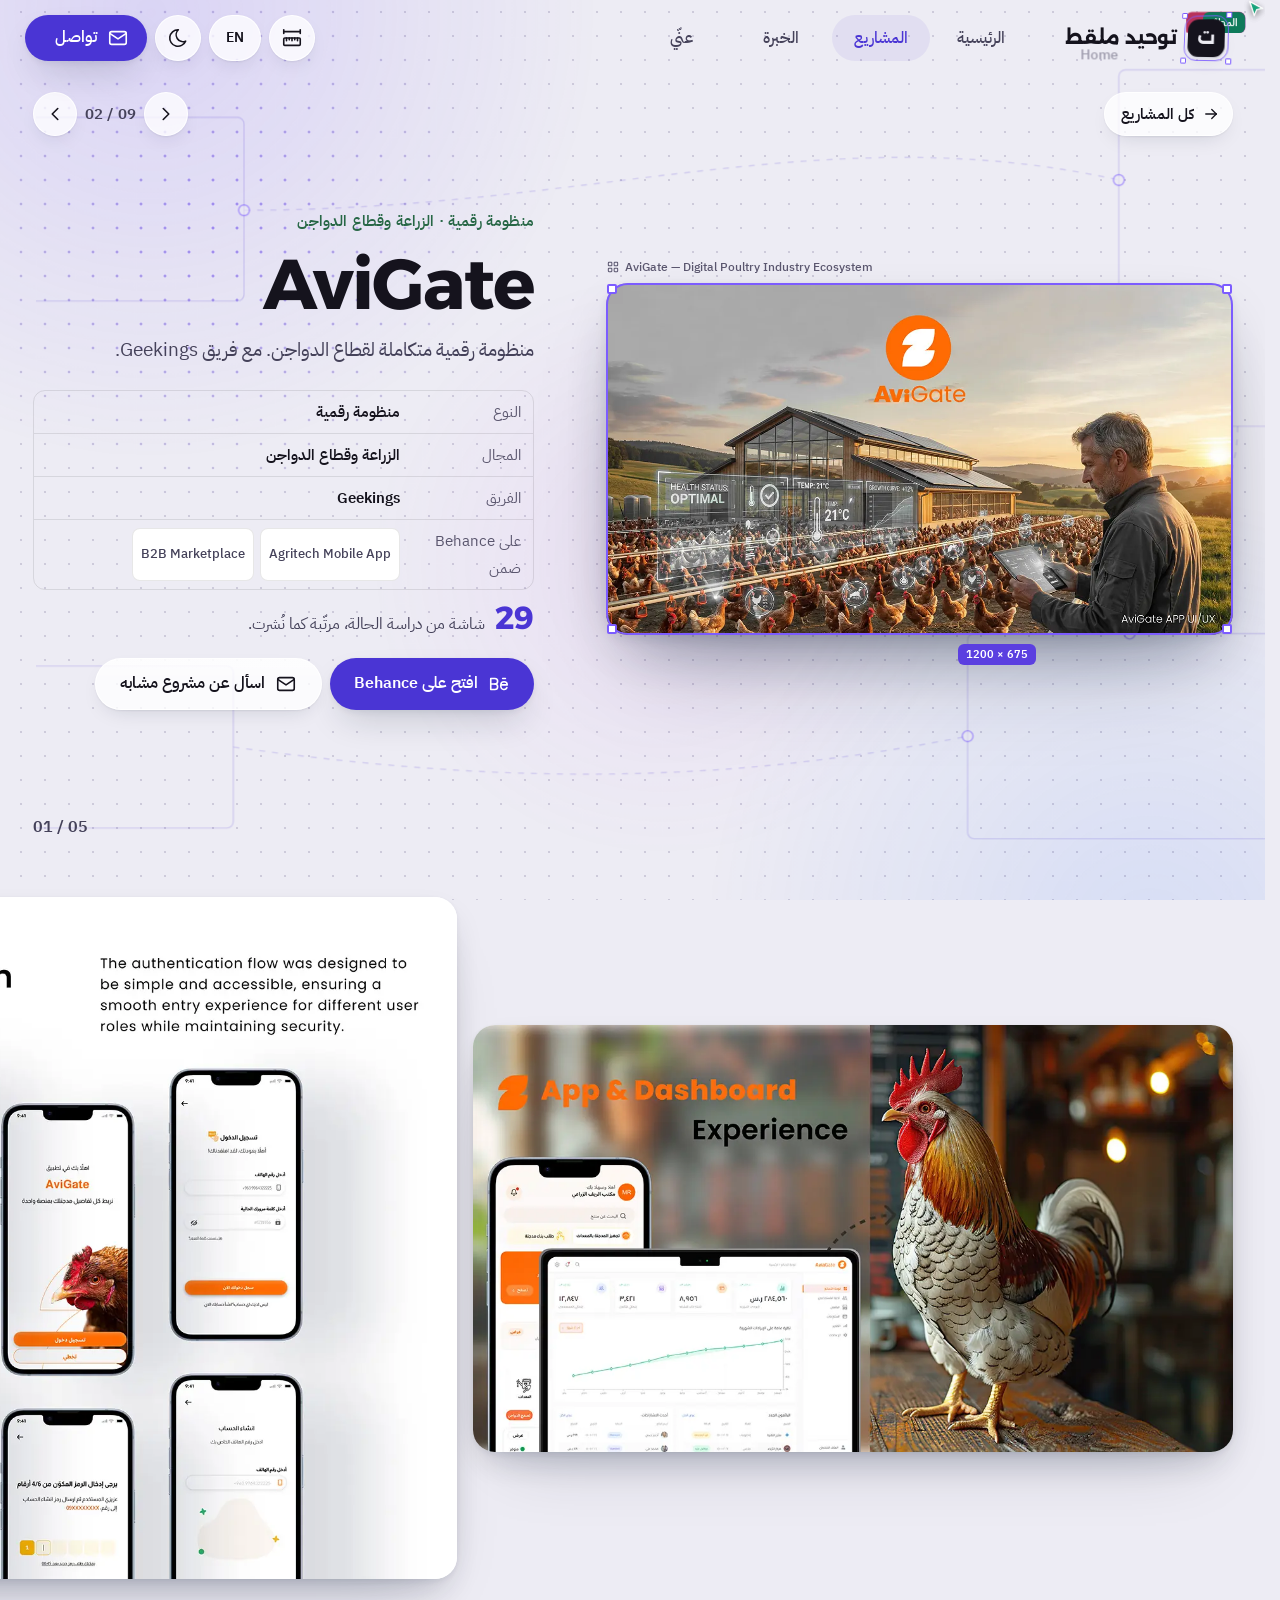
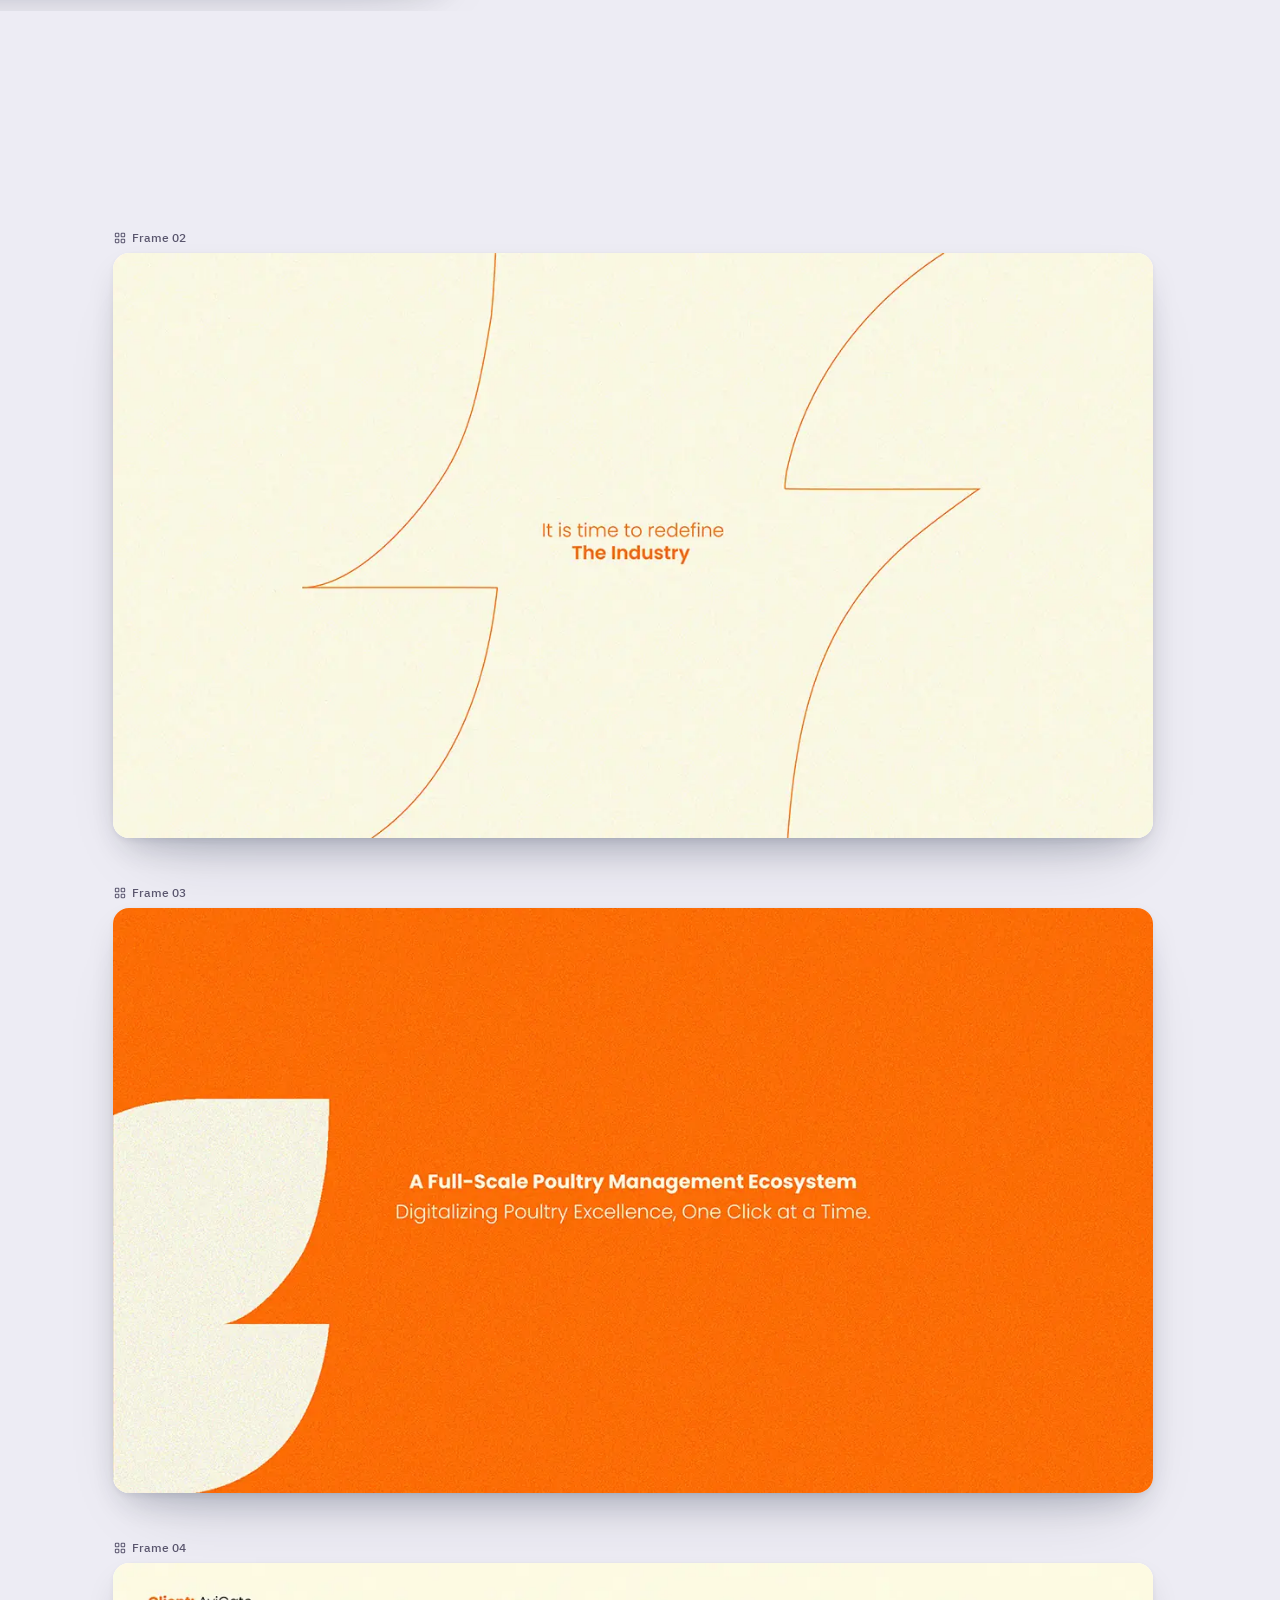
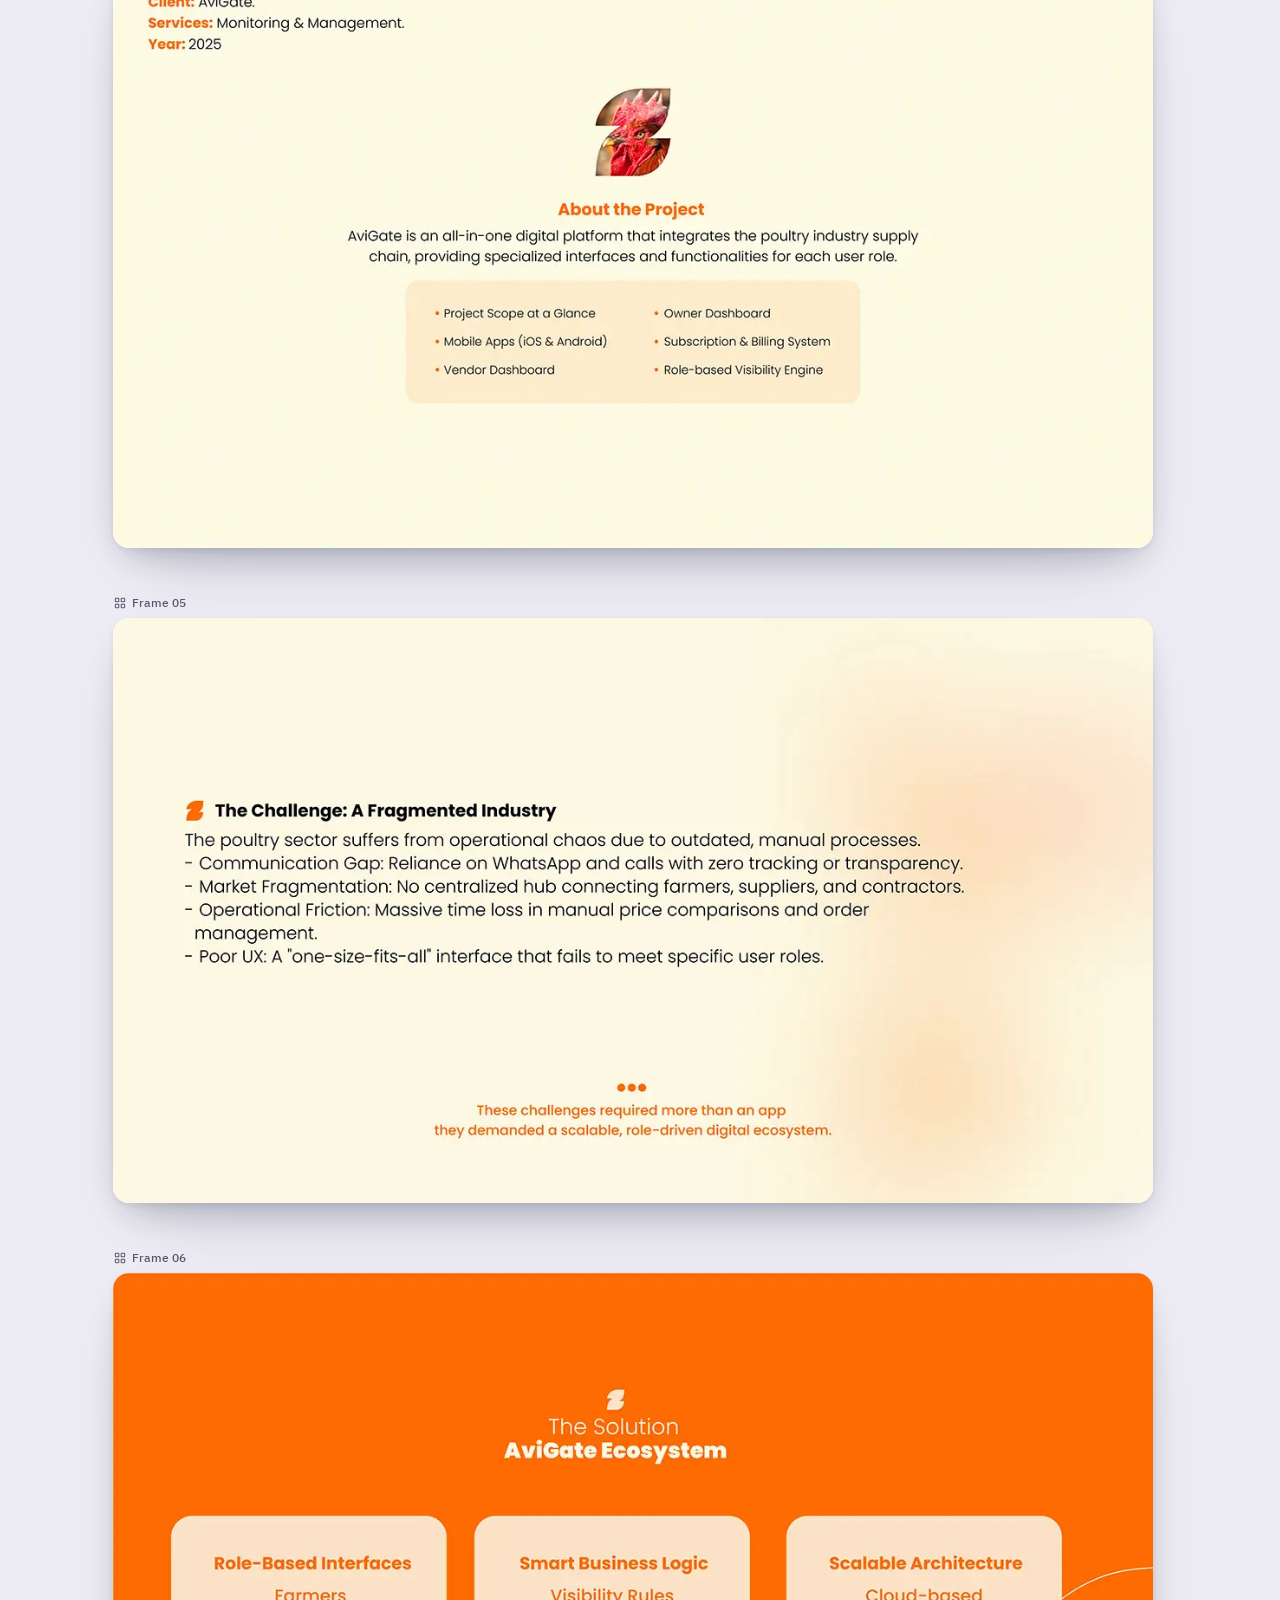
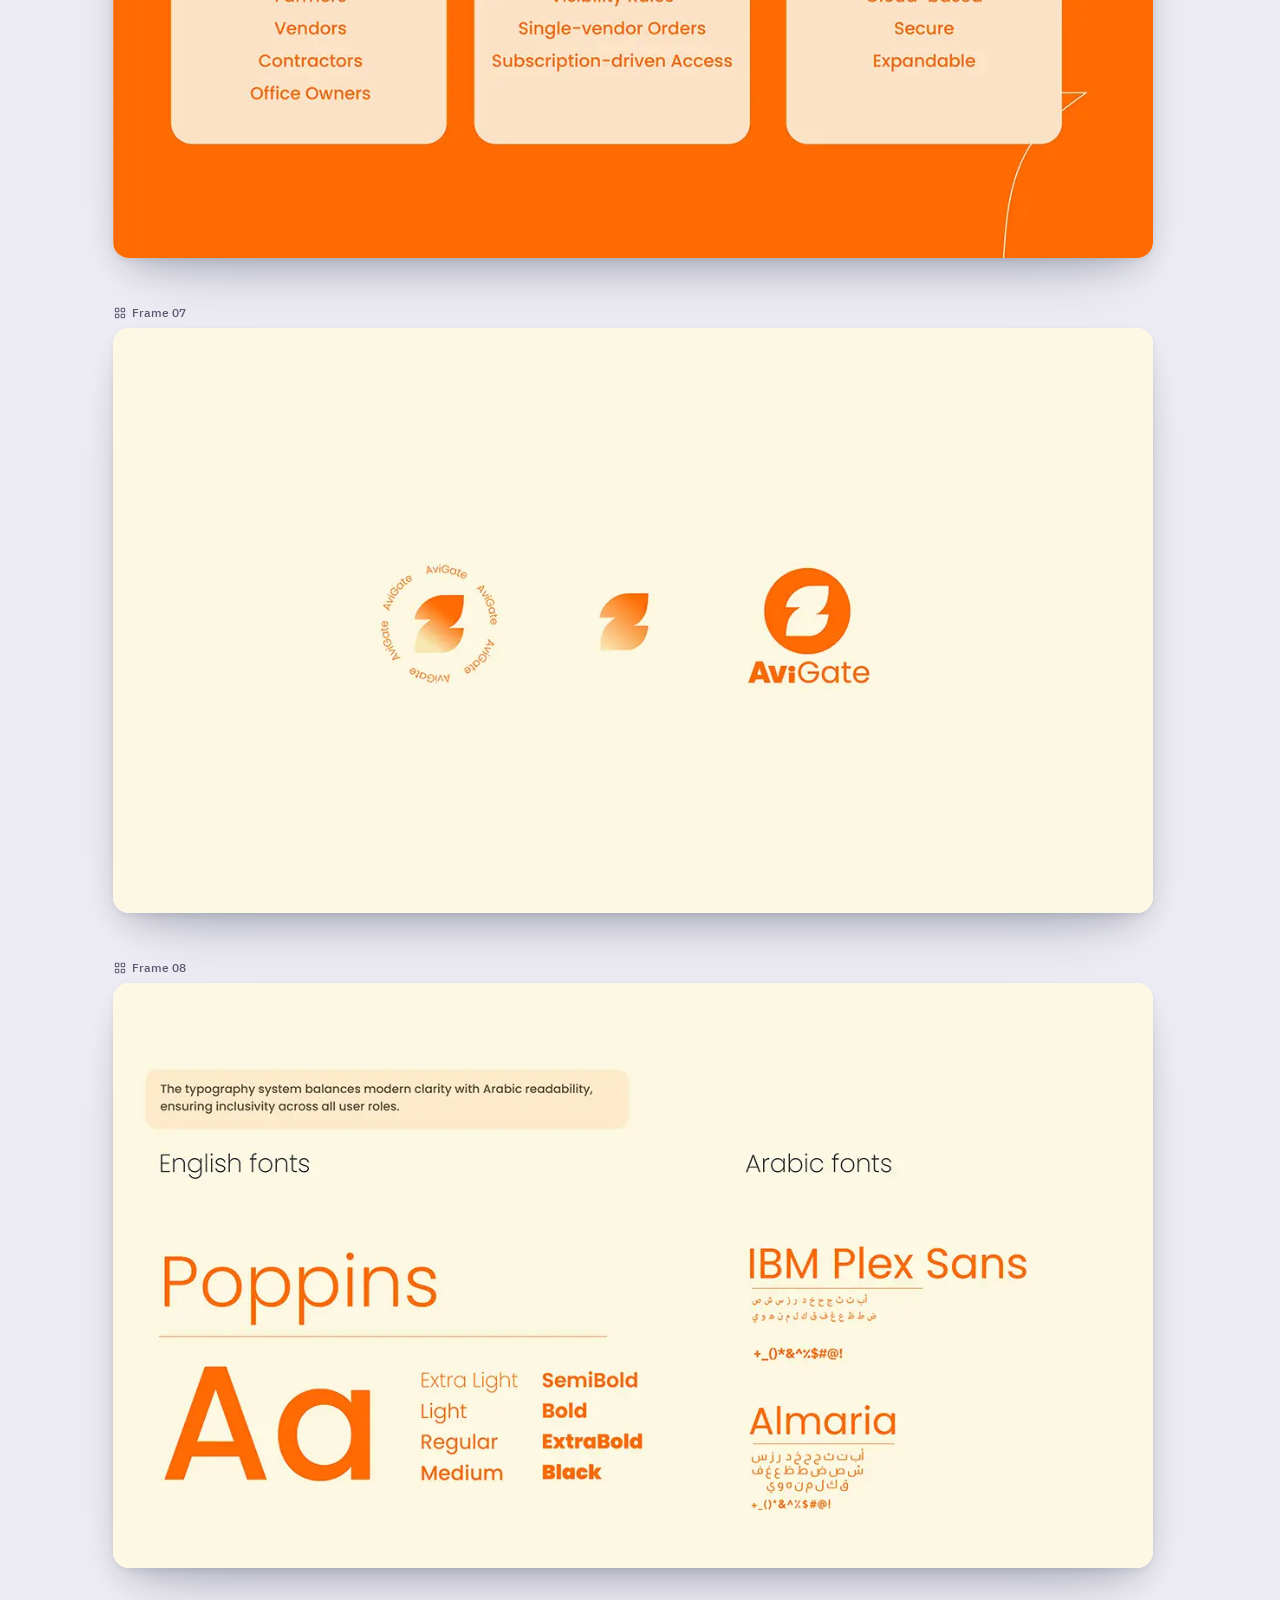
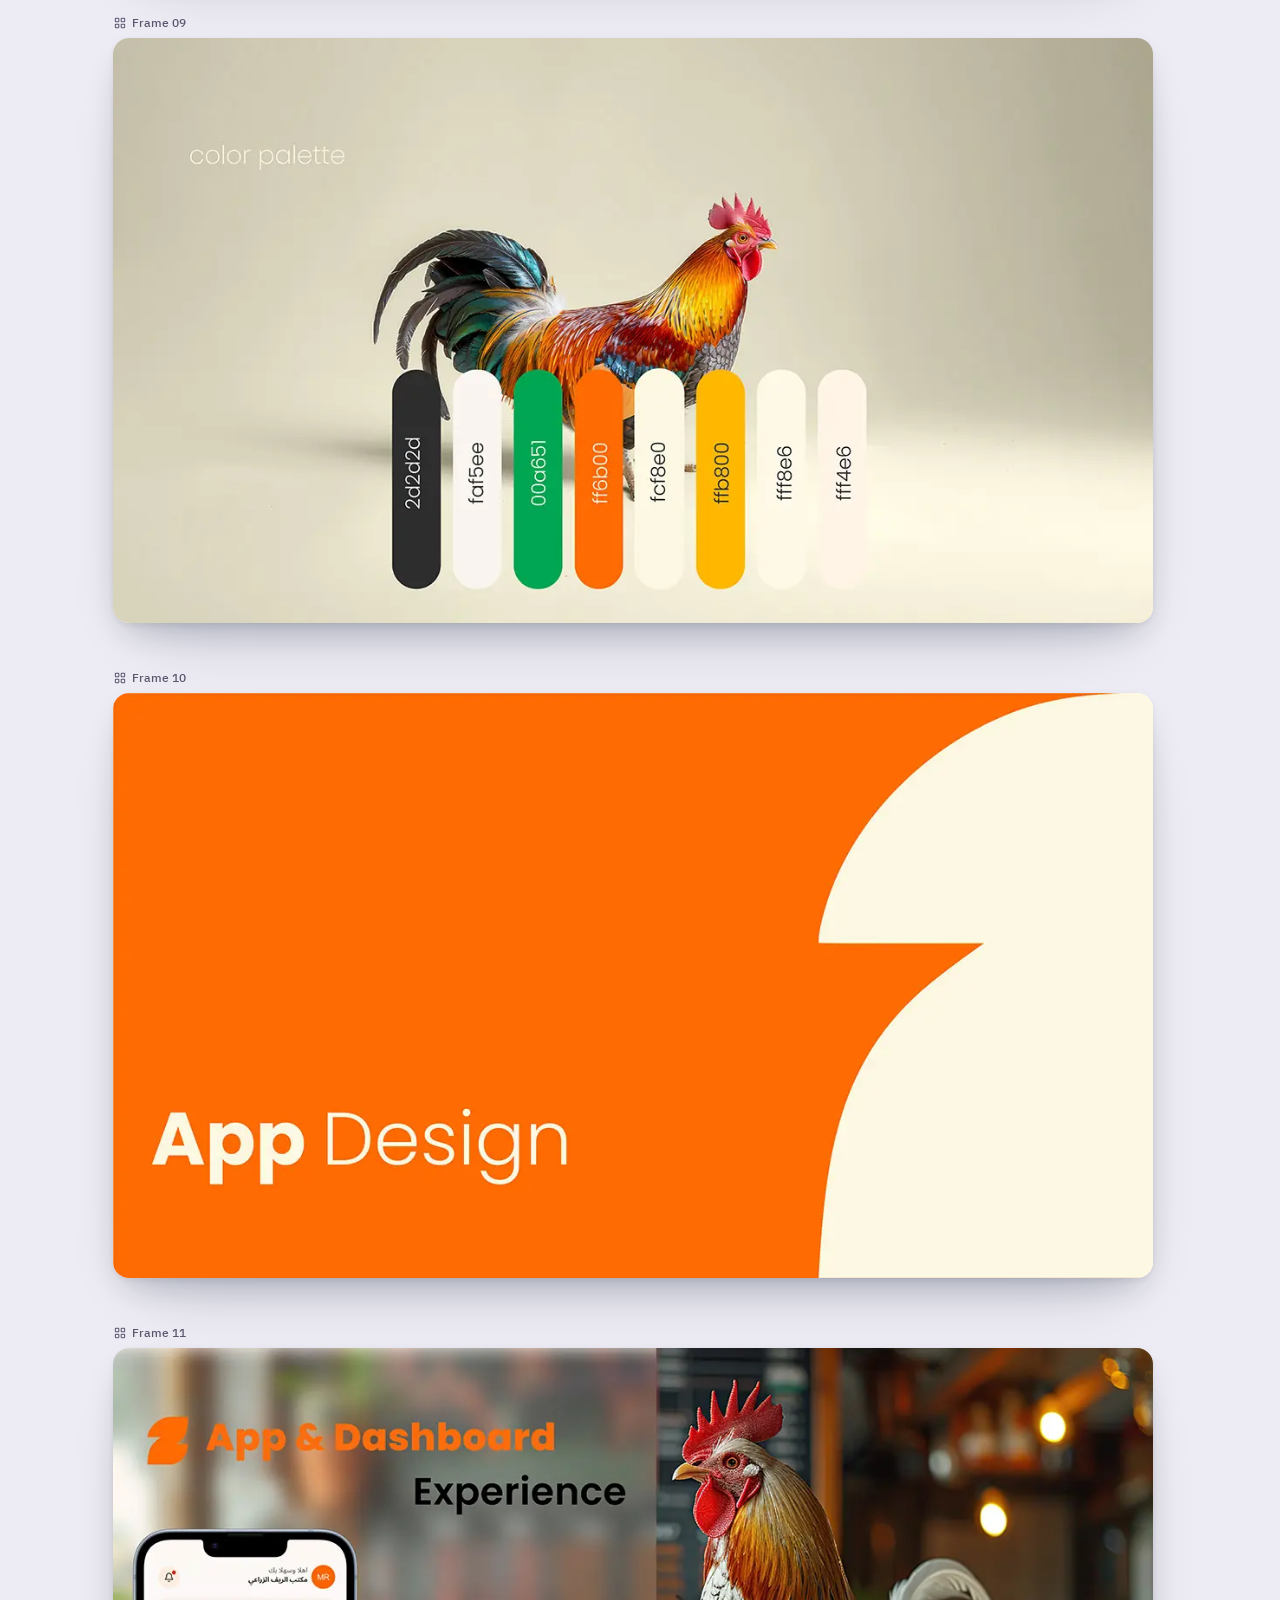
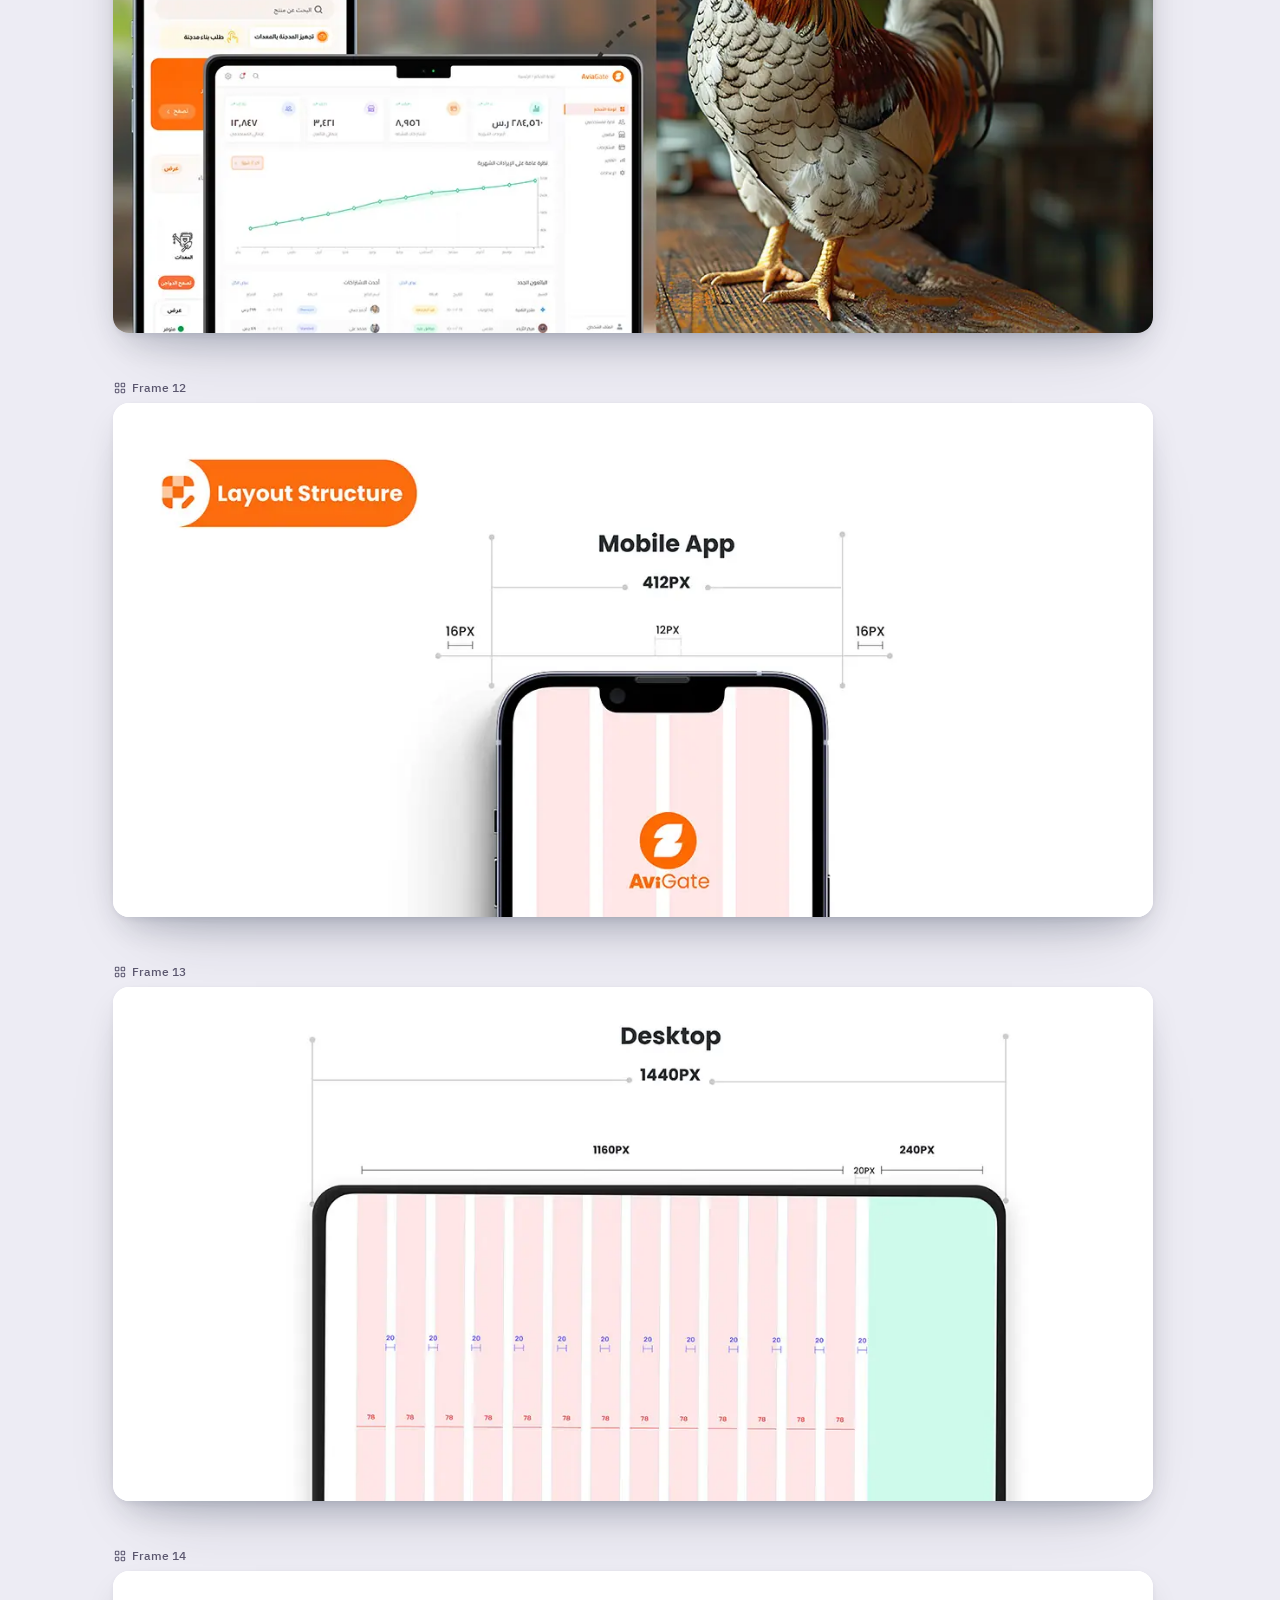
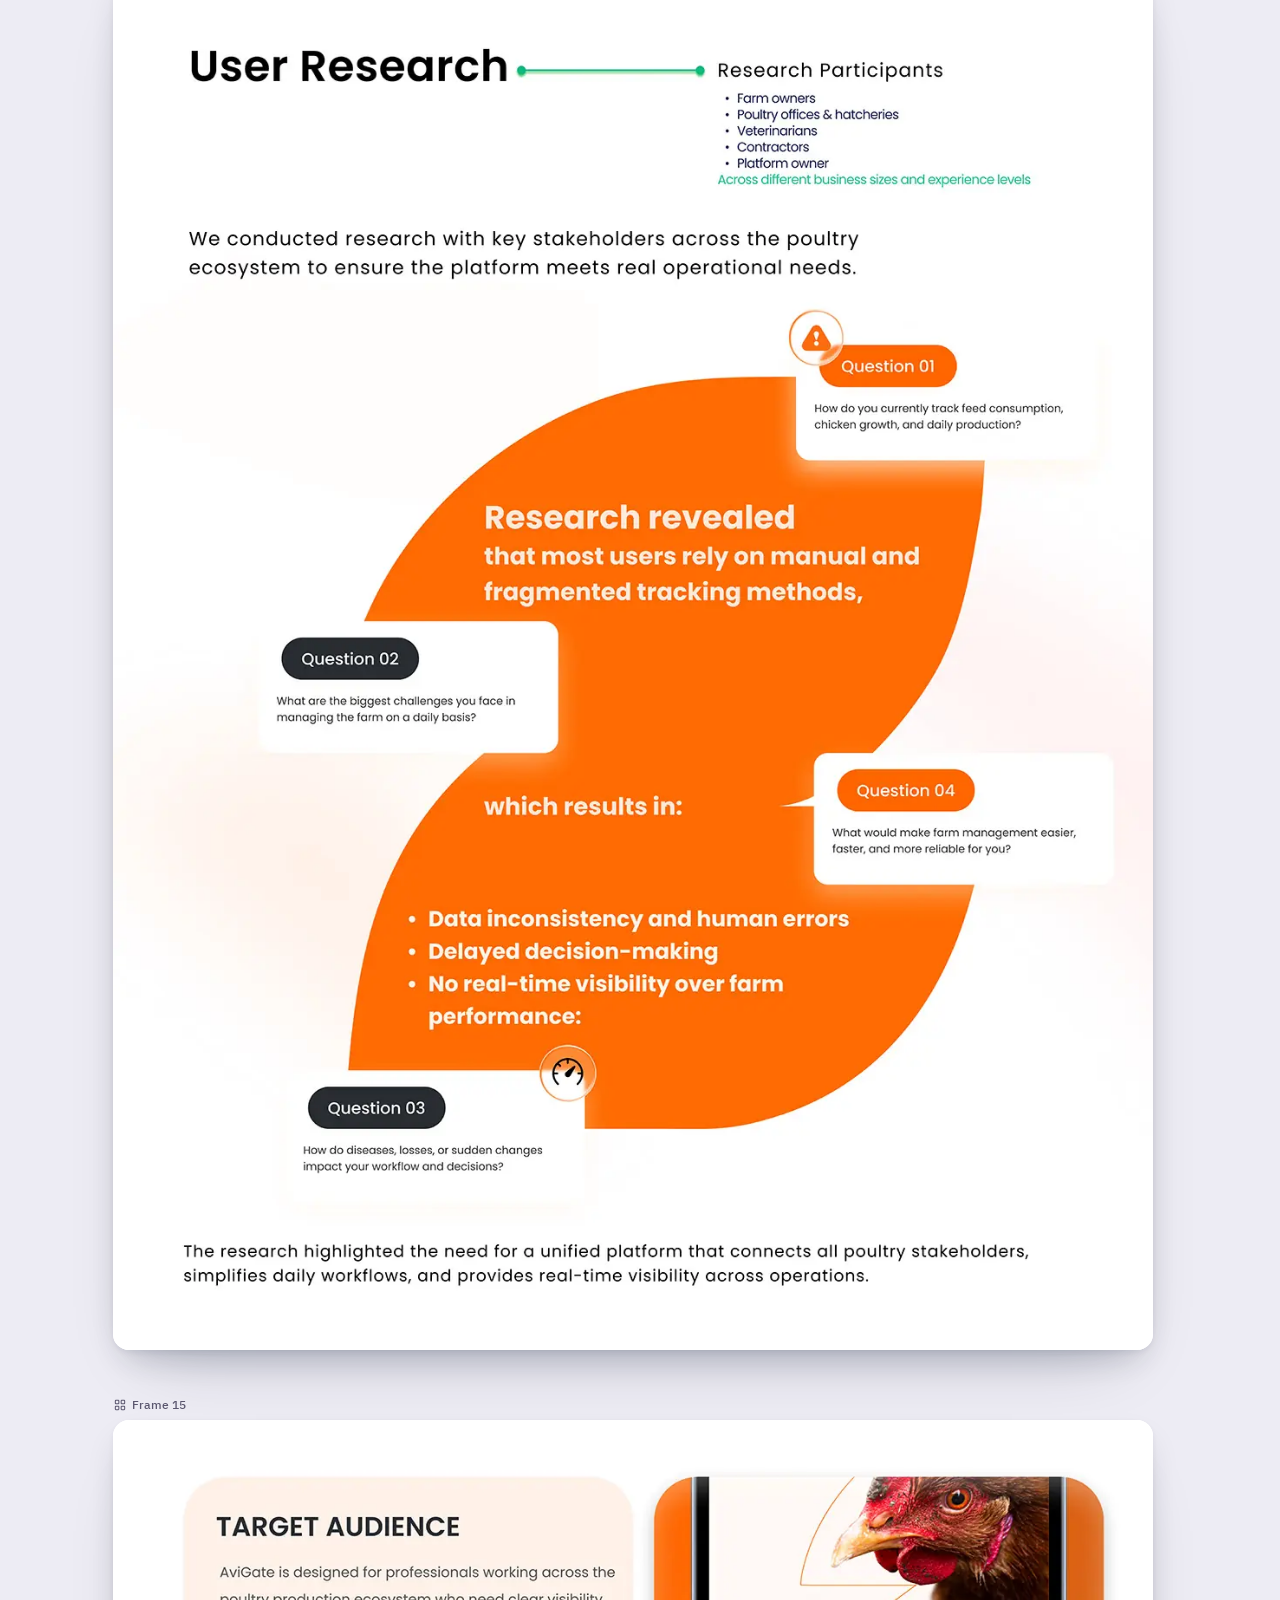
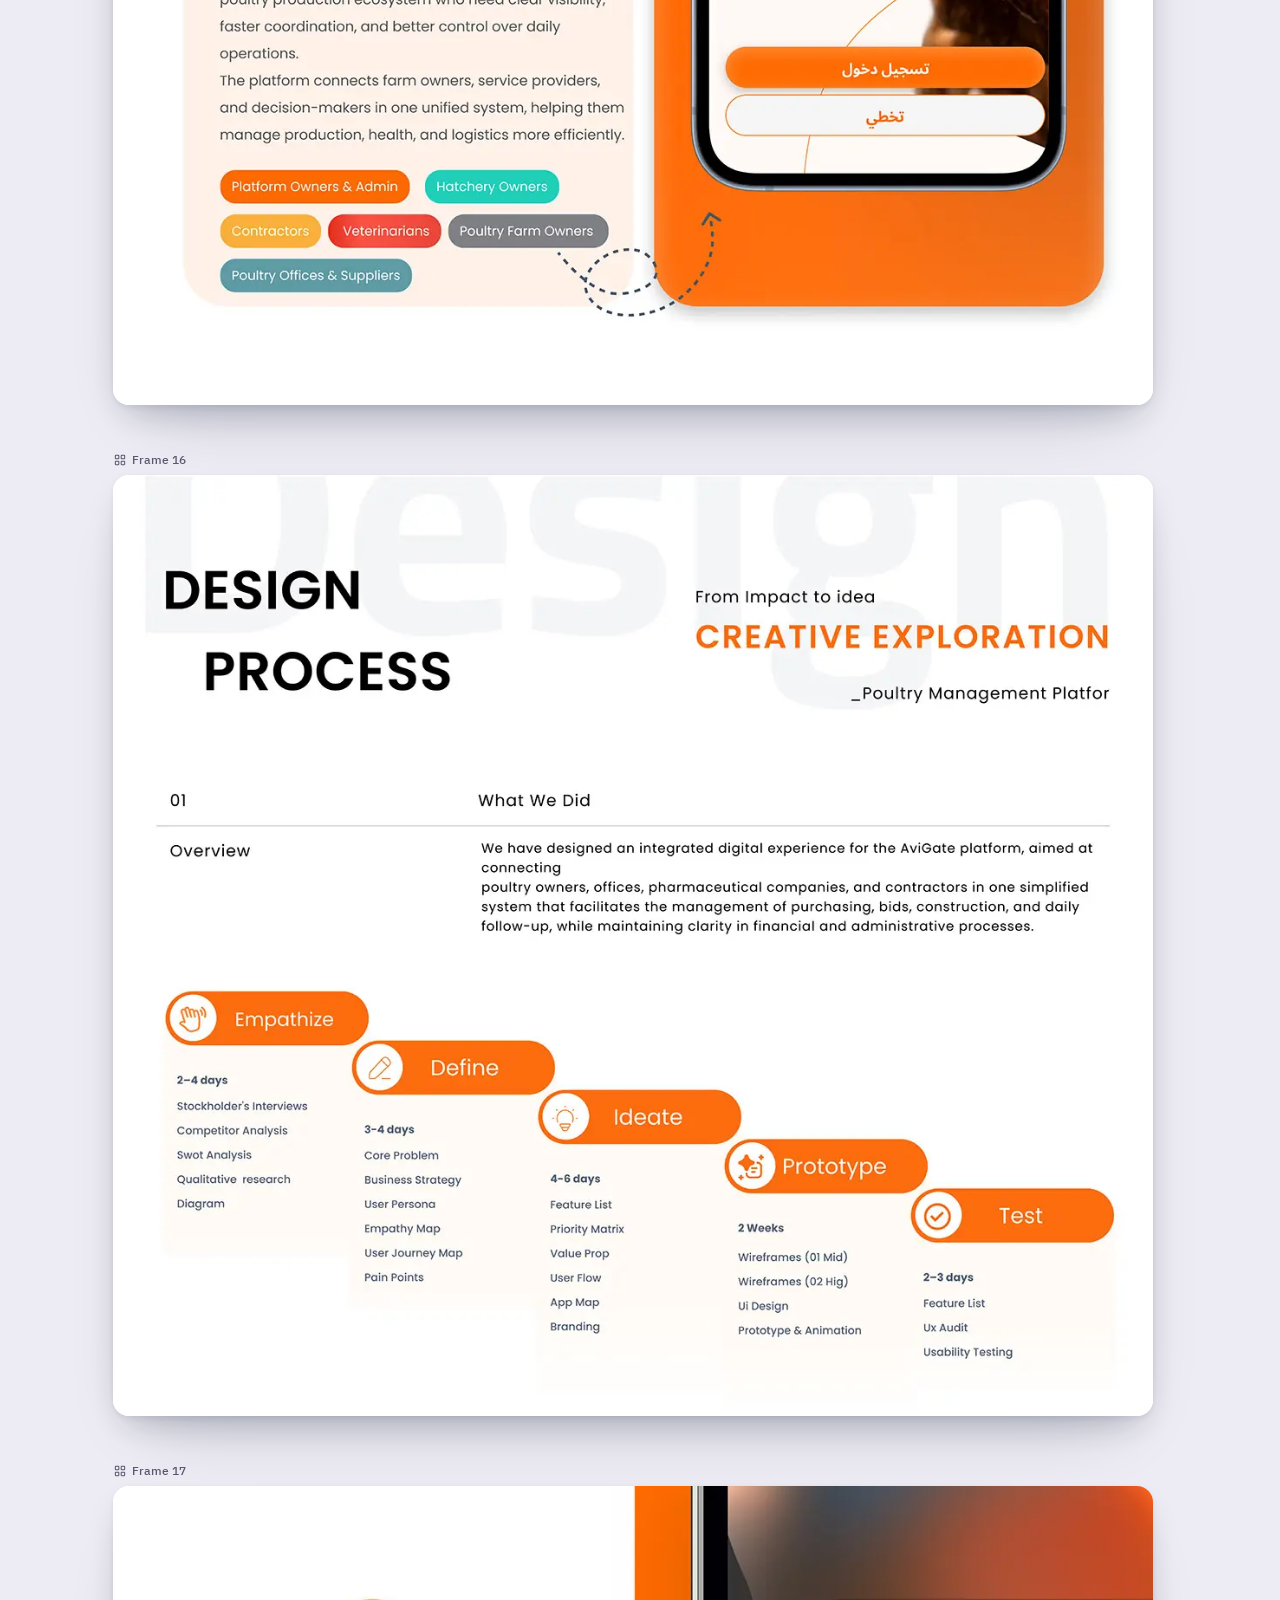
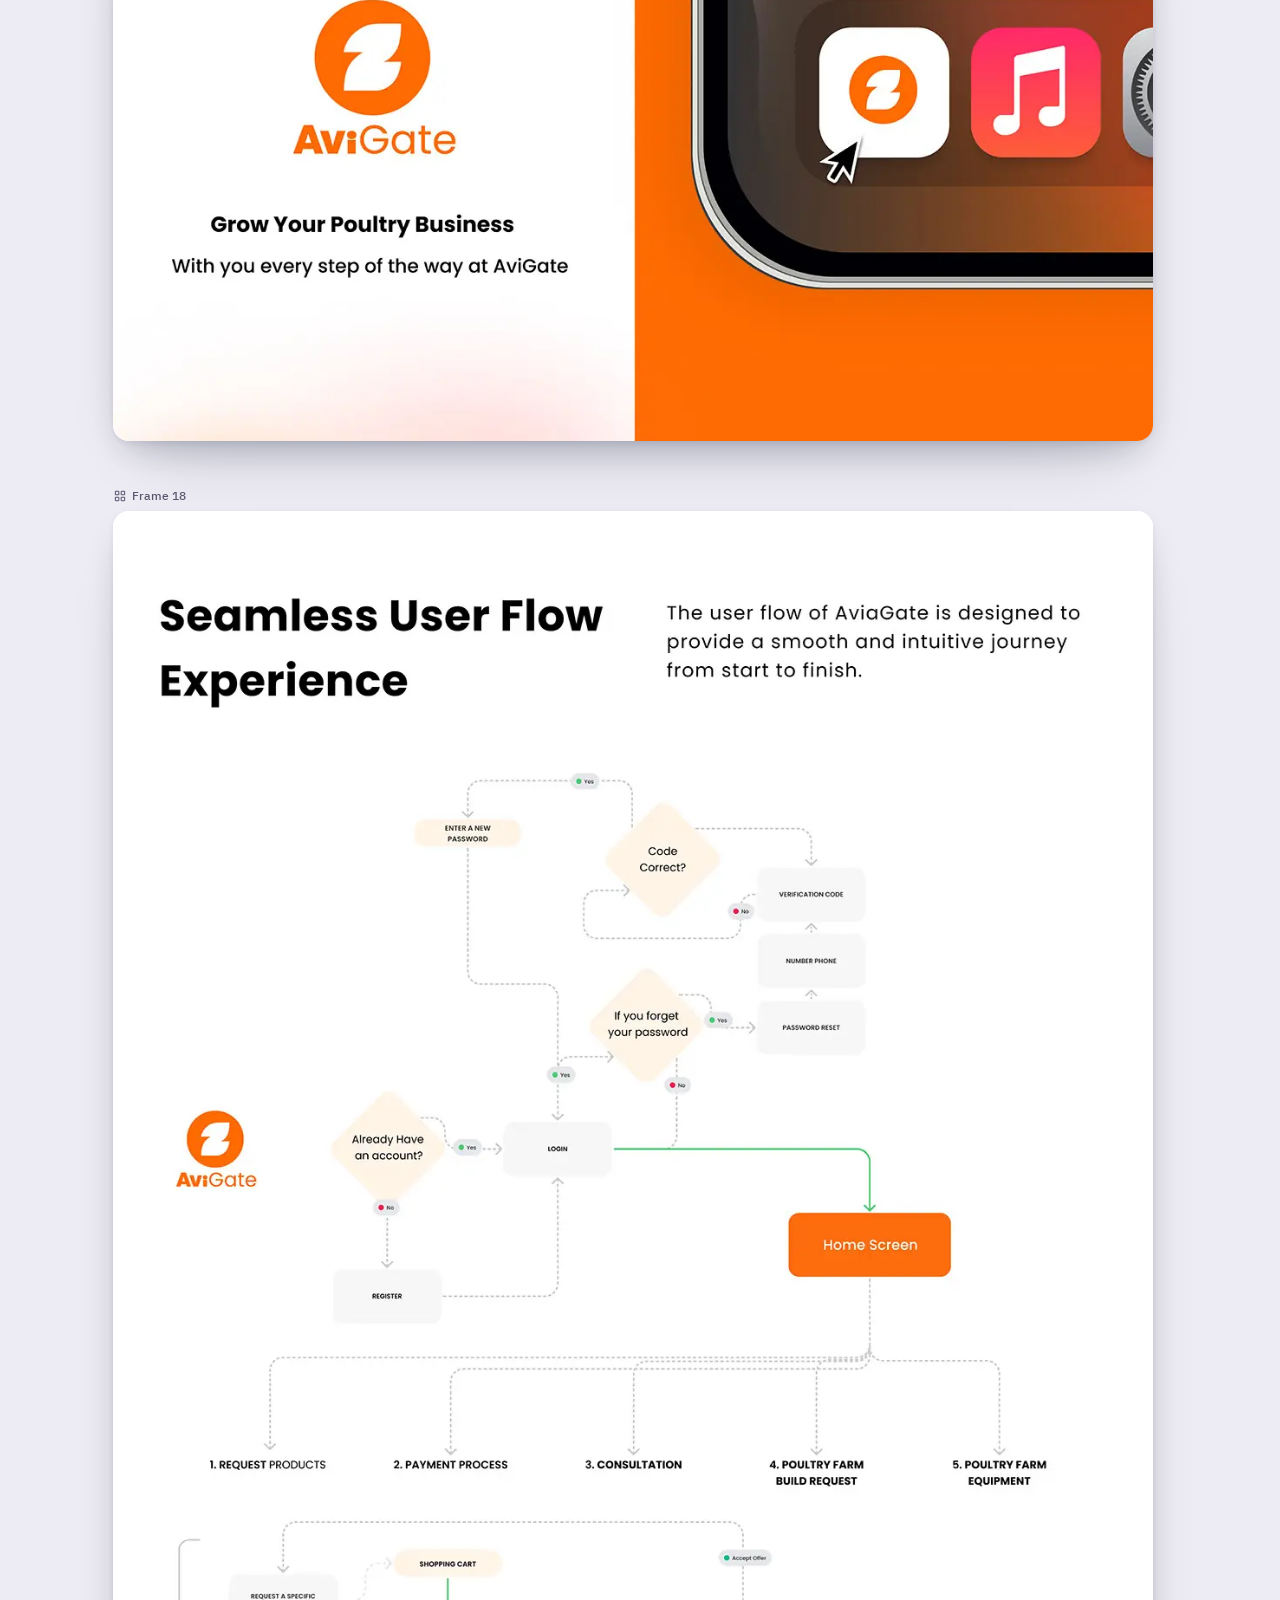
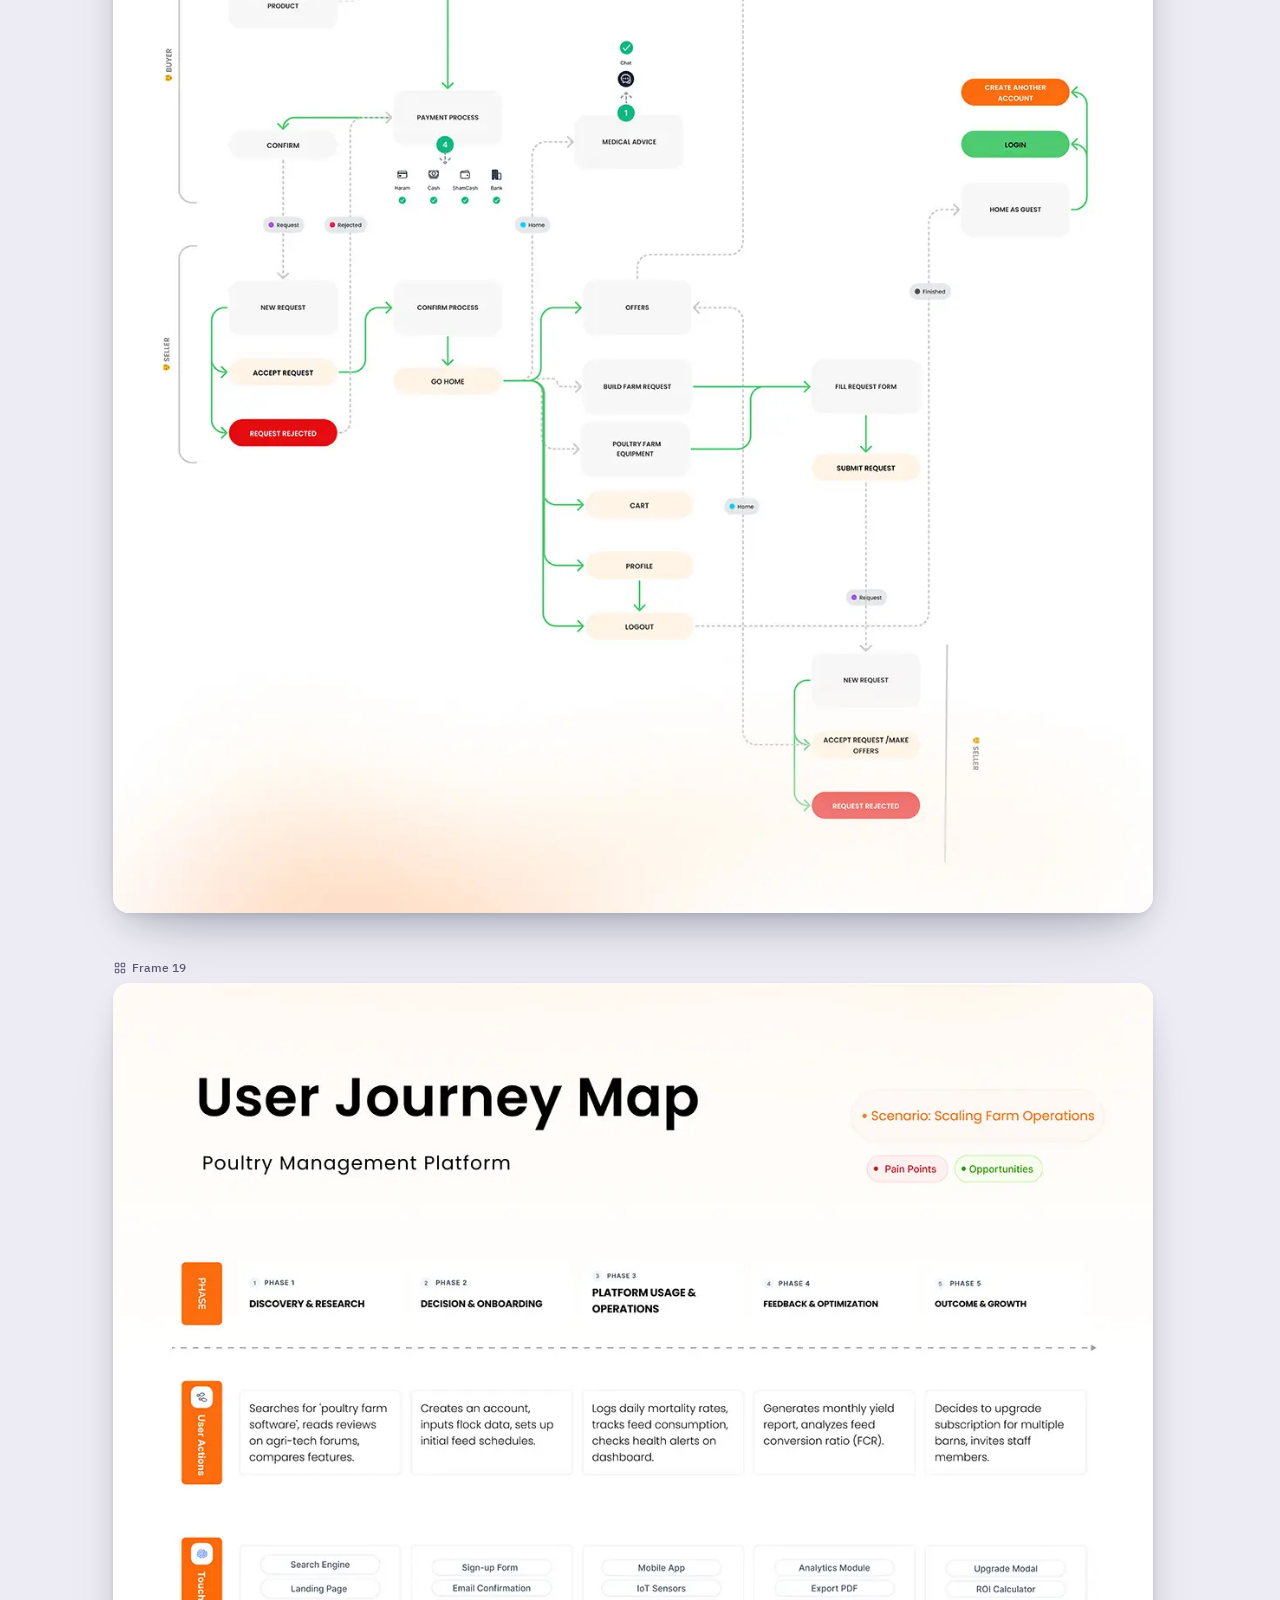
<file: project-avigate.html>
<!doctype html>
<html lang="ar" dir="rtl" data-theme="light" data-title-ar="AviGate، توحيد ملقط" data-title-en="AviGate, Tawheed Malkat">
<head>
<meta charset="utf-8">
<meta name="viewport" content="width=device-width,initial-scale=1,viewport-fit=cover">
<title>AviGate، توحيد ملقط</title>
<meta name="description" content="منظومة رقمية متكاملة لقطاع الدواجن. من أعمال توحيد ملقط، مصممة المنتجات. A digital ecosystem for the poultry industry. Product design by Tawheed Malkat.">
<meta name="robots" content="noindex,follow">
<link rel="canonical" href="https://nouraldeentofi.github.io/tawheed-malkat/project-avigate.html">
<meta name="color-scheme" content="light dark">
<meta name="theme-color" id="metaTheme" content="#ECEEF1">
<script>(function(){try{var r=document.documentElement,t=localStorage.getItem('tm-theme'),l=localStorage.getItem('tm-lang');if(t==='dark')r.dataset.theme='dark';if(l==='en'){r.lang='en';r.dir='ltr';document.title=r.dataset.titleEn}}catch(e){}})();</script>
<link rel="preload" href="assets/fonts/alexandria-arabic-800-normal.woff2" as="font" type="font/woff2" crossorigin><link rel="preload" href="assets/fonts/alexandria-arabic-700-normal.woff2" as="font" type="font/woff2" crossorigin><link rel="preload" href="assets/fonts/alexandria-latin-800-normal.woff2" as="font" type="font/woff2" crossorigin><link rel="preload" href="assets/fonts/alexandria-latin-700-normal.woff2" as="font" type="font/woff2" crossorigin><link rel="preload" href="assets/fonts/ibm-plex-sans-arabic-arabic-400-normal.woff2" as="font" type="font/woff2" crossorigin><link rel="preload" href="assets/fonts/ibm-plex-sans-arabic-arabic-500-normal.woff2" as="font" type="font/woff2" crossorigin><link rel="preload" href="assets/fonts/ibm-plex-sans-arabic-arabic-600-normal.woff2" as="font" type="font/woff2" crossorigin><link rel="preload" href="assets/fonts/ibm-plex-sans-arabic-latin-400-normal.woff2" as="font" type="font/woff2" crossorigin><link rel="preload" href="assets/fonts/ibm-plex-sans-arabic-latin-600-normal.woff2" as="font" type="font/woff2" crossorigin>
<link rel="stylesheet" href="assets/css/site.css">
<link rel="icon" href="assets/img/favicon.svg" type="image/svg+xml">
<link rel="apple-touch-icon" href="assets/img/apple-touch-icon.png">
<meta property="og:type" content="profile"><meta property="og:url" content="https://nouraldeentofi.github.io/tawheed-malkat/project-avigate.html"><meta property="og:title" content="AviGate، توحيد ملقط · AviGate, Tawheed Malkat">
<meta property="og:description" content="منظومة رقمية متكاملة لقطاع الدواجن. من أعمال توحيد ملقط، مصممة المنتجات."><meta property="og:image" content="https://nouraldeentofi.github.io/tawheed-malkat/assets/img/projects/avigate/card.webp"><meta property="og:image:width" content="1200"><meta property="og:image:height" content="630">
<meta property="og:locale" content="ar_AR"><meta property="og:locale:alternate" content="en_US"><meta name="twitter:card" content="summary_large_image">
<script type="application/ld+json">{"@context": "https://schema.org", "@graph": [{"@type": "Person", "@id": "https://nouraldeentofi.github.io/tawheed-malkat/#person", "name": "Tawheed Malkat", "alternateName": ["Tawheed Malkat", "Tawheed Malqat", "Tawhid Malka", "Tawheed Malka", "Tawhid Malkat", "Tawheed Malkat UI/UX", "Tawheed Malkat Product Designer", "توحيد ملقط", "توحيد ملقط مصممة", "م. توحيد ملقط", "Eng. Tawheed Malkat"], "givenName": "Tawheed", "familyName": "Malkat", "gender": "Female", "jobTitle": "Senior Product Designer", "description": "Senior product designer (UI/UX) and informatics engineer from Damascus, Syria, with 4+ years designing web and mobile products. مصممة منتجات ومهندسة معلوماتية من دمشق.", "email": "mailto:tawhidmalka0@gmail.com", "telephone": "+963995720598", "url": "https://nouraldeentofi.github.io/tawheed-malkat/", "address": {"@type": "PostalAddress", "addressLocality": "Damascus", "addressCountry": "SY"}, "alumniOf": {"@type": "CollegeOrUniversity", "name": "Damascus University", "alternateName": "جامعة دمشق"}, "hasCredential": {"@type": "EducationalOccupationalCredential", "credentialCategory": "degree", "name": "Informatics Engineering, Networks and Information Systems (2017–2022)", "recognizedBy": {"@type": "CollegeOrUniversity", "name": "Damascus University"}}, "worksFor": [{"@type": "Organization", "name": "Menuva"}, {"@type": "Organization", "name": "Qawaem Mohasib"}, {"@type": "Organization", "name": "NexLead"}], "hasOccupation": {"@type": "Occupation", "name": "Product Designer", "alternateName": ["Senior Product Designer", "Product Designer", "UI/UX Designer", "UX/UI Designer", "UX Designer", "UI Designer", "Interaction Designer", "Mobile app designer", "Web designer", "Informatics Engineer", "مصممة منتجات", "مصممة منتجات أولى", "مصممة UI/UX", "مصممة تجربة المستخدم", "مصممة واجهات المستخدم", "مصممة تطبيقات ومواقع", "مهندسة معلوماتية"], "occupationLocation": {"@type": "City", "name": "Damascus"}, "skills": "Product Strategy, UX Strategy, Design Thinking, Product Discovery, Feature Definition, MVP Design, User Stories, User Research, User Flows, Information Architecture, Journey Mapping, Usability Testing, Requirements Analysis, Visual Design, Interaction Design, Prototyping, Responsive Design, Design Systems, Component Libraries, Accessibility, HTML, CSS, Flutter / Dart, REST APIs, Provider, Bloc, GetX, Git, Linux, Agile / Scrum, Figma, FigJam, Adobe XD, Photoshop, Illustrator, Hotjar, Typeform, Google Forms, Jira, Trello, AI tools"}, "knowsAbout": ["Product design", "UX design", "UI design", "User research", "Design systems", "Prototyping", "Information architecture", "Usability testing", "Accessibility", "Mobile app design", "Web design", "Flutter", "Figma", "تصميم تجربة المستخدم", "تصميم واجهات المستخدم"], "knowsLanguage": [{"@type": "Language", "name": "Arabic", "alternateName": "ar"}, {"@type": "Language", "name": "English", "alternateName": "en"}], "sameAs": ["https://www.behance.net/tawheedmalqatUI-UX", "https://www.linkedin.com/in/tawheed-malkat/"]}, {"@type": "WebSite", "@id": "https://nouraldeentofi.github.io/tawheed-malkat/#site", "url": "https://nouraldeentofi.github.io/tawheed-malkat/", "name": "Tawheed Malkat · توحيد ملقط", "inLanguage": ["ar", "en"], "publisher": {"@id": "https://nouraldeentofi.github.io/tawheed-malkat/#person"}}, {"@type": "WebPage", "url": "https://nouraldeentofi.github.io/tawheed-malkat/project-avigate.html", "isPartOf": {"@id": "https://nouraldeentofi.github.io/tawheed-malkat/#site"}, "mainEntity": {"@id": "https://nouraldeentofi.github.io/tawheed-malkat/#person"}, "inLanguage": ["ar", "en"]}, {"@type": "CreativeWork", "name": "AviGate — Digital Poultry Industry Ecosystem", "url": "https://nouraldeentofi.github.io/tawheed-malkat/project-avigate.html", "sameAs": "https://www.behance.net/gallery/245285871/AviGate-Digital-Poultry-Industry-Ecosystem", "creator": {"@id": "https://nouraldeentofi.github.io/tawheed-malkat/#person"}, "image": "https://nouraldeentofi.github.io/tawheed-malkat/assets/img/projects/avigate/00.webp", "description": "A digital ecosystem for the poultry industry"}]}</script>
</head>
<body>
<a class="skip" href="#main"><span data-l="ar">تخطَّ إلى المحتوى</span><span data-l="en" lang="en">Skip to content</span></a>
<svg class="sprite" aria-hidden="true" xmlns="http://www.w3.org/2000/svg"><symbol id="i-arrow-left" viewBox="0 0 24 24" fill="none" stroke="currentColor" stroke-width="1.75" stroke-linecap="round" stroke-linejoin="round"><path stroke="none" d="M0 0h24v24H0z" fill="none" />
  <path d="M5 12l14 0" />
  <path d="M5 12l6 6" />
  <path d="M5 12l6 -6" /></symbol><symbol id="i-arrow-right" viewBox="0 0 24 24" fill="none" stroke="currentColor" stroke-width="1.75" stroke-linecap="round" stroke-linejoin="round"><path stroke="none" d="M0 0h24v24H0z" fill="none" />
  <path d="M5 12l14 0" />
  <path d="M13 18l6 -6" />
  <path d="M13 6l6 6" /></symbol><symbol id="i-arrow-up-right" viewBox="0 0 24 24" fill="none" stroke="currentColor" stroke-width="1.75" stroke-linecap="round" stroke-linejoin="round"><path stroke="none" d="M0 0h24v24H0z" fill="none" />
  <path d="M17 7l-10 10" />
  <path d="M8 7l9 0l0 9" /></symbol><symbol id="i-brand-behance" viewBox="0 0 24 24" fill="none" stroke="currentColor" stroke-width="1.75" stroke-linecap="round" stroke-linejoin="round"><path stroke="none" d="M0 0h24v24H0z" fill="none" />
  <path d="M3 18v-12h4.5a3 3 0 0 1 0 6a3 3 0 0 1 0 6h-4.5" />
  <path d="M3 12l4.5 0" />
  <path d="M14 13h7a3.5 3.5 0 0 0 -7 0v2a3.5 3.5 0 0 0 6.64 1" />
  <path d="M16 6l3 0" /></symbol><symbol id="i-brand-linkedin" viewBox="0 0 24 24" fill="none" stroke="currentColor" stroke-width="1.75" stroke-linecap="round" stroke-linejoin="round"><path stroke="none" d="M0 0h24v24H0z" fill="none" />
  <path d="M8 11v5" />
  <path d="M8 8v.01" />
  <path d="M12 16v-5" />
  <path d="M16 16v-3a2 2 0 1 0 -4 0" />
  <path d="M3 7a4 4 0 0 1 4 -4h10a4 4 0 0 1 4 4v10a4 4 0 0 1 -4 4h-10a4 4 0 0 1 -4 -4l0 -10" /></symbol><symbol id="i-brand-whatsapp" viewBox="0 0 24 24" fill="none" stroke="currentColor" stroke-width="1.75" stroke-linecap="round" stroke-linejoin="round"><path stroke="none" d="M0 0h24v24H0z" fill="none" />
  <path d="M3 21l1.65 -3.8a9 9 0 1 1 3.4 2.9l-5.05 .9" />
  <path d="M9 10a.5 .5 0 0 0 1 0v-1a.5 .5 0 0 0 -1 0v1a5 5 0 0 0 5 5h1a.5 .5 0 0 0 0 -1h-1a.5 .5 0 0 0 0 1" /></symbol><symbol id="i-briefcase" viewBox="0 0 24 24" fill="none" stroke="currentColor" stroke-width="1.75" stroke-linecap="round" stroke-linejoin="round"><path stroke="none" d="M0 0h24v24H0z" fill="none" />
  <path d="M3 9a2 2 0 0 1 2 -2h14a2 2 0 0 1 2 2v9a2 2 0 0 1 -2 2h-14a2 2 0 0 1 -2 -2l0 -9" />
  <path d="M8 7v-2a2 2 0 0 1 2 -2h4a2 2 0 0 1 2 2v2" />
  <path d="M12 12l0 .01" />
  <path d="M3 13a20 20 0 0 0 18 0" /></symbol><symbol id="i-check" viewBox="0 0 24 24" fill="none" stroke="currentColor" stroke-width="1.75" stroke-linecap="round" stroke-linejoin="round"><path stroke="none" d="M0 0h24v24H0z" fill="none" />
  <path d="M5 12l5 5l10 -10" /></symbol><symbol id="i-chevron-down" viewBox="0 0 24 24" fill="none" stroke="currentColor" stroke-width="1.75" stroke-linecap="round" stroke-linejoin="round"><path stroke="none" d="M0 0h24v24H0z" fill="none" />
  <path d="M6 9l6 6l6 -6" /></symbol><symbol id="i-chevron-left" viewBox="0 0 24 24" fill="none" stroke="currentColor" stroke-width="1.75" stroke-linecap="round" stroke-linejoin="round"><path stroke="none" d="M0 0h24v24H0z" fill="none" />
  <path d="M15 6l-6 6l6 6" /></symbol><symbol id="i-chevron-right" viewBox="0 0 24 24" fill="none" stroke="currentColor" stroke-width="1.75" stroke-linecap="round" stroke-linejoin="round"><path stroke="none" d="M0 0h24v24H0z" fill="none" />
  <path d="M9 6l6 6l-6 6" /></symbol><symbol id="i-click" viewBox="0 0 24 24" fill="none" stroke="currentColor" stroke-width="1.75" stroke-linecap="round" stroke-linejoin="round"><path d="M3 12l3 0"/><path d="M12 3l0 3"/><path d="M7.8 7.8l-2.2 -2.2"/><path d="M16.2 7.8l2.2 -2.2"/><path d="M7.8 16.2l-2.2 2.2"/><path d="M12 12l9 3l-4 2l-2 4l-3 -9"/></symbol><symbol id="i-clock" viewBox="0 0 24 24" fill="none" stroke="currentColor" stroke-width="1.75" stroke-linecap="round" stroke-linejoin="round"><path stroke="none" d="M0 0h24v24H0z" fill="none" />
  <path d="M3 12a9 9 0 1 0 18 0a9 9 0 0 0 -18 0" />
  <path d="M12 7v5l3 3" /></symbol><symbol id="i-components" viewBox="0 0 24 24" fill="none" stroke="currentColor" stroke-width="1.75" stroke-linecap="round" stroke-linejoin="round"><path stroke="none" d="M0 0h24v24H0z" fill="none" />
  <path d="M3 12l3 3l3 -3l-3 -3l-3 3" />
  <path d="M15 12l3 3l3 -3l-3 -3l-3 3" />
  <path d="M9 6l3 3l3 -3l-3 -3l-3 3" />
  <path d="M9 18l3 3l3 -3l-3 -3l-3 3" /></symbol><symbol id="i-copy" viewBox="0 0 24 24" fill="none" stroke="currentColor" stroke-width="1.75" stroke-linecap="round" stroke-linejoin="round"><path stroke="none" d="M0 0h24v24H0z" fill="none" />
  <path d="M7 9.667a2.667 2.667 0 0 1 2.667 -2.667h8.666a2.667 2.667 0 0 1 2.667 2.667v8.666a2.667 2.667 0 0 1 -2.667 2.667h-8.666a2.667 2.667 0 0 1 -2.667 -2.667l0 -8.666" />
  <path d="M4.012 16.737a2.005 2.005 0 0 1 -1.012 -1.737v-10c0 -1.1 .9 -2 2 -2h10c.75 0 1.158 .385 1.5 1" /></symbol><symbol id="i-device-mobile" viewBox="0 0 24 24" fill="none" stroke="currentColor" stroke-width="1.75" stroke-linecap="round" stroke-linejoin="round"><path stroke="none" d="M0 0h24v24H0z" fill="none" />
  <path d="M6 5a2 2 0 0 1 2 -2h8a2 2 0 0 1 2 2v14a2 2 0 0 1 -2 2h-8a2 2 0 0 1 -2 -2v-14" />
  <path d="M11 4h2" />
  <path d="M12 17v.01" /></symbol><symbol id="i-focus-2" viewBox="0 0 24 24" fill="none" stroke="currentColor" stroke-width="1.75" stroke-linecap="round" stroke-linejoin="round"><path stroke="none" d="M0 0h24v24H0z" fill="none" />
  <path d="M11.5 12a.5 .5 0 1 0 1 0a.5 .5 0 1 0 -1 0" fill="currentColor" />
  <path d="M5 12a7 7 0 1 0 14 0a7 7 0 1 0 -14 0" />
  <path d="M12 3l0 2" />
  <path d="M3 12l2 0" />
  <path d="M12 19l0 2" />
  <path d="M19 12l2 0" /></symbol><symbol id="i-hand-move" viewBox="0 0 24 24" fill="none" stroke="currentColor" stroke-width="1.75" stroke-linecap="round" stroke-linejoin="round"><path stroke="none" d="M0 0h24v24H0z" fill="none" />
  <path d="M8 13v-8.5a1.5 1.5 0 0 1 3 0v7.5" />
  <path d="M11 11.5v-2a1.5 1.5 0 0 1 3 0v2.5" />
  <path d="M14 10.5a1.5 1.5 0 0 1 3 0v1.5" />
  <path d="M17 11.5a1.5 1.5 0 0 1 3 0v4.5a6 6 0 0 1 -6 6h-2h.208a6 6 0 0 1 -5.012 -2.7l-.196 -.3c-.312 -.479 -1.407 -2.388 -3.286 -5.728a1.5 1.5 0 0 1 .536 -2.022a1.867 1.867 0 0 1 2.28 .28l1.47 1.47" />
  <path d="M2.541 5.594a13.487 13.487 0 0 1 2.46 -1.427" />
  <path d="M14 3.458c1.32 .354 2.558 .902 3.685 1.612" /></symbol><symbol id="i-heart-handshake" viewBox="0 0 24 24" fill="none" stroke="currentColor" stroke-width="1.75" stroke-linecap="round" stroke-linejoin="round"><path stroke="none" d="M0 0h24v24H0z" fill="none" />
  <path d="M19.5 12.572l-7.5 7.428l-7.5 -7.428a5 5 0 1 1 7.5 -6.566a5 5 0 1 1 7.5 6.572" />
  <path d="M12 6l-3.293 3.293a1 1 0 0 0 0 1.414l.543 .543c.69 .69 1.81 .69 2.5 0l1 -1a3.182 3.182 0 0 1 4.5 0l2.25 2.25" />
  <path d="M12.5 15.5l2 2" />
  <path d="M15 13l2 2" /></symbol><symbol id="i-home" viewBox="0 0 24 24" fill="none" stroke="currentColor" stroke-width="1.75" stroke-linecap="round" stroke-linejoin="round"><path stroke="none" d="M0 0h24v24H0z" fill="none" />
  <path d="M5 12l-2 0l9 -9l9 9l-2 0" />
  <path d="M5 12v7a2 2 0 0 0 2 2h10a2 2 0 0 0 2 -2v-7" />
  <path d="M9 21v-6a2 2 0 0 1 2 -2h2a2 2 0 0 1 2 2v6" /></symbol><symbol id="i-language" viewBox="0 0 24 24" fill="none" stroke="currentColor" stroke-width="1.75" stroke-linecap="round" stroke-linejoin="round"><path stroke="none" d="M0 0h24v24H0z" fill="none" />
  <path d="M9 6.371c0 4.418 -2.239 6.629 -5 6.629" />
  <path d="M4 6.371h7" />
  <path d="M5 9c0 2.144 2.252 3.908 6 4" />
  <path d="M12 20l4 -9l4 9" />
  <path d="M19.1 18h-6.2" />
  <path d="M6.694 3l.793 .582" /></symbol><symbol id="i-layers-intersect" viewBox="0 0 24 24" fill="none" stroke="currentColor" stroke-width="1.75" stroke-linecap="round" stroke-linejoin="round"><path stroke="none" d="M0 0h24v24H0z" fill="none" />
  <path d="M8 6a2 2 0 0 1 2 -2h8a2 2 0 0 1 2 2v8a2 2 0 0 1 -2 2h-8a2 2 0 0 1 -2 -2l0 -8" />
  <path d="M4 10a2 2 0 0 1 2 -2h8a2 2 0 0 1 2 2v8a2 2 0 0 1 -2 2h-8a2 2 0 0 1 -2 -2l0 -8" /></symbol><symbol id="i-layout-grid" viewBox="0 0 24 24" fill="none" stroke="currentColor" stroke-width="1.75" stroke-linecap="round" stroke-linejoin="round"><path stroke="none" d="M0 0h24v24H0z" fill="none" />
  <path d="M4 5a1 1 0 0 1 1 -1h4a1 1 0 0 1 1 1v4a1 1 0 0 1 -1 1h-4a1 1 0 0 1 -1 -1l0 -4" />
  <path d="M14 5a1 1 0 0 1 1 -1h4a1 1 0 0 1 1 1v4a1 1 0 0 1 -1 1h-4a1 1 0 0 1 -1 -1l0 -4" />
  <path d="M4 15a1 1 0 0 1 1 -1h4a1 1 0 0 1 1 1v4a1 1 0 0 1 -1 1h-4a1 1 0 0 1 -1 -1l0 -4" />
  <path d="M14 15a1 1 0 0 1 1 -1h4a1 1 0 0 1 1 1v4a1 1 0 0 1 -1 1h-4a1 1 0 0 1 -1 -1l0 -4" /></symbol><symbol id="i-mail" viewBox="0 0 24 24" fill="none" stroke="currentColor" stroke-width="1.75" stroke-linecap="round" stroke-linejoin="round"><path stroke="none" d="M0 0h24v24H0z" fill="none" />
  <path d="M3 7a2 2 0 0 1 2 -2h14a2 2 0 0 1 2 2v10a2 2 0 0 1 -2 2h-14a2 2 0 0 1 -2 -2v-10" />
  <path d="M3 7l9 6l9 -6" /></symbol><symbol id="i-map-pin" viewBox="0 0 24 24" fill="none" stroke="currentColor" stroke-width="1.75" stroke-linecap="round" stroke-linejoin="round"><path stroke="none" d="M0 0h24v24H0z" fill="none" />
  <path d="M9 11a3 3 0 1 0 6 0a3 3 0 0 0 -6 0" />
  <path d="M17.657 16.657l-4.243 4.243a2 2 0 0 1 -2.827 0l-4.244 -4.243a8 8 0 1 1 11.314 0" /></symbol><symbol id="i-maximize" viewBox="0 0 24 24" fill="none" stroke="currentColor" stroke-width="1.75" stroke-linecap="round" stroke-linejoin="round"><path stroke="none" d="M0 0h24v24H0z" fill="none" />
  <path d="M4 8v-2a2 2 0 0 1 2 -2h2" />
  <path d="M4 16v2a2 2 0 0 0 2 2h2" />
  <path d="M16 4h2a2 2 0 0 1 2 2v2" />
  <path d="M16 20h2a2 2 0 0 0 2 -2v-2" /></symbol><symbol id="i-minimize" viewBox="0 0 24 24" fill="none" stroke="currentColor" stroke-width="1.75" stroke-linecap="round" stroke-linejoin="round"><path stroke="none" d="M0 0h24v24H0z" fill="none" />
  <path d="M15 19v-2a2 2 0 0 1 2 -2h2" />
  <path d="M15 5v2a2 2 0 0 0 2 2h2" />
  <path d="M5 15h2a2 2 0 0 1 2 2v2" />
  <path d="M5 9h2a2 2 0 0 0 2 -2v-2" /></symbol><symbol id="i-minus" viewBox="0 0 24 24" fill="none" stroke="currentColor" stroke-width="1.75" stroke-linecap="round" stroke-linejoin="round"><path stroke="none" d="M0 0h24v24H0z" fill="none" />
  <path d="M5 12l14 0" /></symbol><symbol id="i-moon" viewBox="0 0 24 24" fill="none" stroke="currentColor" stroke-width="1.75" stroke-linecap="round" stroke-linejoin="round"><path stroke="none" d="M0 0h24v24H0z" fill="none" />
  <path d="M12 3c.132 0 .263 0 .393 0a7.5 7.5 0 0 0 7.92 12.446a9 9 0 1 1 -8.313 -12.454l0 .008" /></symbol><symbol id="i-note" viewBox="0 0 24 24" fill="none" stroke="currentColor" stroke-width="1.75" stroke-linecap="round" stroke-linejoin="round"><path d="M13 20l7 -7"/><path d="M13 20v-6a1 1 0 0 1 1 -1h6v-7a2 2 0 0 0 -2 -2h-12a2 2 0 0 0 -2 2v12a2 2 0 0 0 2 2h7"/></symbol><symbol id="i-palette" viewBox="0 0 24 24" fill="none" stroke="currentColor" stroke-width="1.75" stroke-linecap="round" stroke-linejoin="round"><path stroke="none" d="M0 0h24v24H0z" fill="none" />
  <path d="M12 21a9 9 0 0 1 0 -18c4.97 0 9 3.582 9 8c0 1.06 -.474 2.078 -1.318 2.828c-.844 .75 -1.989 1.172 -3.182 1.172h-2.5a2 2 0 0 0 -1 3.75a1.3 1.3 0 0 1 -1 2.25" />
  <path d="M7.5 10.5a1 1 0 1 0 2 0a1 1 0 1 0 -2 0" />
  <path d="M11.5 7.5a1 1 0 1 0 2 0a1 1 0 1 0 -2 0" />
  <path d="M15.5 10.5a1 1 0 1 0 2 0a1 1 0 1 0 -2 0" /></symbol><symbol id="i-phone" viewBox="0 0 24 24" fill="none" stroke="currentColor" stroke-width="1.75" stroke-linecap="round" stroke-linejoin="round"><path stroke="none" d="M0 0h24v24H0z" fill="none" />
  <path d="M5 4h4l2 5l-2.5 1.5a11 11 0 0 0 5 5l1.5 -2.5l5 2v4a2 2 0 0 1 -2 2a16 16 0 0 1 -15 -15a2 2 0 0 1 2 -2" /></symbol><symbol id="i-plus" viewBox="0 0 24 24" fill="none" stroke="currentColor" stroke-width="1.75" stroke-linecap="round" stroke-linejoin="round"><path stroke="none" d="M0 0h24v24H0z" fill="none" />
  <path d="M12 5l0 14" />
  <path d="M5 12l14 0" /></symbol><symbol id="i-pointer" viewBox="0 0 24 24" fill="none" stroke="currentColor" stroke-width="1.75" stroke-linecap="round" stroke-linejoin="round"><path stroke="none" d="M0 0h24v24H0z" fill="none" />
  <path d="M7.904 17.563a1.2 1.2 0 0 0 2.228 .308l2.09 -3.093l4.907 4.907a1.067 1.067 0 0 0 1.509 0l1.047 -1.047a1.067 1.067 0 0 0 0 -1.509l-4.907 -4.907l3.113 -2.09a1.2 1.2 0 0 0 -.309 -2.228l-13.582 -3.904l3.904 13.563" /></symbol><symbol id="i-refresh" viewBox="0 0 24 24" fill="none" stroke="currentColor" stroke-width="1.75" stroke-linecap="round" stroke-linejoin="round"><path d="M20 11a8.1 8.1 0 0 0 -15.5 -2m-.5 -4v4h4"/><path d="M4 13a8.1 8.1 0 0 0 15.5 2m.5 4v-4h-4"/></symbol><symbol id="i-route" viewBox="0 0 24 24" fill="none" stroke="currentColor" stroke-width="1.75" stroke-linecap="round" stroke-linejoin="round"><path stroke="none" d="M0 0h24v24H0z" fill="none" />
  <path d="M3 19a2 2 0 1 0 4 0a2 2 0 0 0 -4 0" />
  <path d="M19 7a2 2 0 1 0 0 -4a2 2 0 0 0 0 4" />
  <path d="M11 19h5.5a3.5 3.5 0 0 0 0 -7h-8a3.5 3.5 0 0 1 0 -7h4.5" /></symbol><symbol id="i-ruler-measure" viewBox="0 0 24 24" fill="none" stroke="currentColor" stroke-width="1.75" stroke-linecap="round" stroke-linejoin="round"><path stroke="none" d="M0 0h24v24H0z" fill="none" />
  <path d="M19.875 12c.621 0 1.125 .512 1.125 1.143v5.714c0 .631 -.504 1.143 -1.125 1.143h-15.875a1 1 0 0 1 -1 -1v-5.857c0 -.631 .504 -1.143 1.125 -1.143h15.75" />
  <path d="M9 12v2" />
  <path d="M6 12v3" />
  <path d="M12 12v3" />
  <path d="M18 12v3" />
  <path d="M15 12v2" />
  <path d="M3 3v4" />
  <path d="M3 5h18" />
  <path d="M21 3v4" /></symbol><symbol id="i-school" viewBox="0 0 24 24" fill="none" stroke="currentColor" stroke-width="1.75" stroke-linecap="round" stroke-linejoin="round"><path stroke="none" d="M0 0h24v24H0z" fill="none" />
  <path d="M22 9l-10 -4l-10 4l10 4l10 -4v6" />
  <path d="M6 10.6v5.4a6 3 0 0 0 12 0v-5.4" /></symbol><symbol id="i-stack-2" viewBox="0 0 24 24" fill="none" stroke="currentColor" stroke-width="1.75" stroke-linecap="round" stroke-linejoin="round"><path stroke="none" d="M0 0h24v24H0z" fill="none" />
  <path d="M12 4l-8 4l8 4l8 -4l-8 -4" />
  <path d="M4 12l8 4l8 -4" />
  <path d="M4 16l8 4l8 -4" /></symbol><symbol id="i-sun" viewBox="0 0 24 24" fill="none" stroke="currentColor" stroke-width="1.75" stroke-linecap="round" stroke-linejoin="round"><path stroke="none" d="M0 0h24v24H0z" fill="none" />
  <path d="M8 12a4 4 0 1 0 8 0a4 4 0 1 0 -8 0" />
  <path d="M3 12h1m8 -9v1m8 8h1m-9 8v1m-6.4 -15.4l.7 .7m12.1 -.7l-.7 .7m0 11.4l.7 .7m-12.1 -.7l-.7 .7" /></symbol><symbol id="i-typography" viewBox="0 0 24 24" fill="none" stroke="currentColor" stroke-width="1.75" stroke-linecap="round" stroke-linejoin="round"><path d="M4 20l3 0"/><path d="M14 20l7 0"/><path d="M6.9 15l6.9 0"/><path d="M10.2 6.3l5.8 13.7"/><path d="M5 20l6 -16l2 0l7 16"/></symbol><symbol id="i-user" viewBox="0 0 24 24" fill="none" stroke="currentColor" stroke-width="1.75" stroke-linecap="round" stroke-linejoin="round"><path stroke="none" d="M0 0h24v24H0z" fill="none" />
  <path d="M8 7a4 4 0 1 0 8 0a4 4 0 0 0 -8 0" />
  <path d="M6 21v-2a4 4 0 0 1 4 -4h4a4 4 0 0 1 4 4v2" /></symbol><symbol id="i-users" viewBox="0 0 24 24" fill="none" stroke="currentColor" stroke-width="1.75" stroke-linecap="round" stroke-linejoin="round"><path stroke="none" d="M0 0h24v24H0z" fill="none" />
  <path d="M5 7a4 4 0 1 0 8 0a4 4 0 1 0 -8 0" />
  <path d="M3 21v-2a4 4 0 0 1 4 -4h4a4 4 0 0 1 4 4v2" />
  <path d="M16 3.13a4 4 0 0 1 0 7.75" />
  <path d="M21 21v-2a4 4 0 0 0 -3 -3.85" /></symbol><symbol id="i-world" viewBox="0 0 24 24" fill="none" stroke="currentColor" stroke-width="1.75" stroke-linecap="round" stroke-linejoin="round"><path stroke="none" d="M0 0h24v24H0z" fill="none" />
  <path d="M3 12a9 9 0 1 0 18 0a9 9 0 0 0 -18 0" />
  <path d="M3.6 9h16.8" />
  <path d="M3.6 15h16.8" />
  <path d="M11.5 3a17 17 0 0 0 0 18" />
  <path d="M12.5 3a17 17 0 0 1 0 18" /></symbol><symbol id="i-x" viewBox="0 0 24 24" fill="none" stroke="currentColor" stroke-width="1.75" stroke-linecap="round" stroke-linejoin="round"><path stroke="none" d="M0 0h24v24H0z" fill="none" />
  <path d="M18 6l-12 12" />
  <path d="M6 6l12 12" /></symbol><symbol id="i-zoom-in" viewBox="0 0 24 24" fill="none" stroke="currentColor" stroke-width="1.75" stroke-linecap="round" stroke-linejoin="round"><path stroke="none" d="M0 0h24v24H0z" fill="none" />
  <path d="M3 10a7 7 0 1 0 14 0a7 7 0 1 0 -14 0" />
  <path d="M7 10l6 0" />
  <path d="M10 7l0 6" />
  <path d="M21 21l-6 -6" /></symbol></svg>
<div class="cv" aria-hidden="true"><i class="cv-l cv-l1"></i><i class="cv-l cv-l2"></i><i class="cv-l cv-l3"></i><div class="cv-dots"></div><div class="cv-wave"></div>
<span class="cv-sel"><i></i><i></i><i></i><i></i><b>Frame · Auto layout</b></span><span class="cv-sel cv-sel-2"><i></i><i></i><i></i><i></i><b>Component</b></span>
<svg class="cv-art" viewBox="0 0 1440 900" preserveAspectRatio="xMidYMid slice">
<text class="cv-lbl" x="70" y="132">Onboarding</text><rect x="70" y="142" width="250" height="170" rx="6"/>
<text class="cv-lbl" x="1130" y="88">Home</text><rect x="1130" y="98" width="220" height="330" rx="6"/>
<text class="cv-lbl" x="990" y="610">Checkout</text><rect x="990" y="620" width="300" height="190" rx="6"/>
<text class="cv-lbl" x="120" y="640">Flow 02</text><rect x="120" y="650" width="190" height="150" rx="6"/>
<path class="cv-con" d="M320 228 C 640 228, 860 140, 1130 200"/><path class="cv-con" d="M1240 428 C 1240 520, 1160 560, 1140 620"/>
<path class="cv-con" d="M310 725 C 560 760, 760 760, 990 715"/>
<circle class="cv-node" cx="320" cy="228" r="5"/><circle class="cv-node" cx="1130" cy="200" r="5"/><circle class="cv-node" cx="1140" cy="620" r="5"/><circle class="cv-node" cx="990" cy="715" r="5"/>
</svg>
<div class="cv-cur cv-cur-1"><svg viewBox="0 0 24 24" aria-hidden="true"><path d="M4 2.5 20 11l-7.2 1.6L9.6 20z"/></svg><b><span data-l="ar">توحيد</span><span data-l="en" lang="en">Tawheed</span></b></div>
<div class="cv-cur cv-cur-2"><svg viewBox="0 0 24 24" aria-hidden="true"><path d="M4 2.5 20 11l-7.2 1.6L9.6 20z"/></svg><b><span data-l="ar">المستخدم</span><span data-l="en" lang="en">User</span></b></div>
<div class="cv-cur cv-cur-3"><svg viewBox="0 0 24 24" aria-hidden="true"><path d="M4 2.5 20 11l-7.2 1.6L9.6 20z"/></svg><b><span data-l="ar">المطوّر</span><span data-l="en" lang="en">Developer</span></b></div>
</div>
<header class="hdr" id="hdr"><div class="wrap hdr-in">
<a class="brand" href="index.html" aria-label="توحيد ملقط، الرئيسية" data-ar-label="توحيد ملقط، الرئيسية" data-en-label="Tawheed Malkat, home"><span class="mono" aria-hidden="true"><span data-l="ar">ت</span><span data-l="en" lang="en">T</span><i></i><i></i><i></i><i></i></span><span class="bn-full"><span data-l="ar">توحيد ملقط</span><span data-l="en" lang="en">Tawheed Malkat</span></span><span class="bn-first"><span data-l="ar">توحيد</span><span data-l="en" lang="en">Tawheed</span></span></a>
<nav class="hdr-nav" aria-label="الصفحات" data-ar-label="الصفحات" data-en-label="Pages"><a href="index.html"><span data-l="ar">الرئيسية</span><span data-l="en" lang="en">Home</span></a><a href="work.html" aria-current=page><span data-l="ar">المشاريع</span><span data-l="en" lang="en">Work</span></a><a href="experience.html"><span data-l="ar">الخبرة</span><span data-l="en" lang="en">Experience</span></a><a href="about.html"><span data-l="ar">عنّي</span><span data-l="en" lang="en">About</span></a></nav>
<div class="hdr-act">
<button class="icon-btn ins-btn" id="insBtn" type="button" aria-pressed="false" aria-label="وضع المصمّم: اعرض مواصفات التصميم" data-ar-label="وضع المصمّم: اعرض مواصفات التصميم" data-en-label="Inspect mode: show the design specs"><svg class="ic " aria-hidden="true"><use href="#i-ruler-measure"/></svg></button>
<button class="icon-btn lang-btn" id="langBtn" type="button" lang="en" aria-label="English" data-ar-label="English" data-en-label="العربية">EN</button>
<button class="icon-btn theme-btn" id="themeBtn" type="button" aria-pressed="false" aria-label="الوضع الليلي"><svg class="ic ic-moon" aria-hidden="true"><use href="#i-moon"/></svg><svg class="ic ic-sun" aria-hidden="true"><use href="#i-sun"/></svg></button>
<button class="btn btn-b shine d-only" type="button" data-contact style="min-height:46px;padding:0 18px"><svg class="ic " aria-hidden="true"><use href="#i-mail"/></svg><span data-l="ar">تواصل</span><span data-l="en" lang="en">Contact</span></button>
</div></div></header>
<div class="progress" aria-hidden="true"><i></i></div>
<main id="main">
<div class="pj" style="--pc:#2E8B57">
<nav class="pj-bar wrap" aria-label="التنقّل بين المشاريع" data-ar-label="التنقّل بين المشاريع" data-en-label="Move between projects"><a class="pj-back" href="work.html"><svg class="ic flip-en" aria-hidden="true"><use href="#i-arrow-right"/></svg><span data-l="ar">كل المشاريع</span><span data-l="en" lang="en">All the work</span></a>
<span class="pj-pager"><a class="icon-btn" href="project-schola.html" aria-label="المشروع السابق: Schola" data-ar-label="المشروع السابق: Schola" data-en-label="Previous project: Schola"><svg class="ic flip-en" aria-hidden="true"><use href="#i-chevron-right"/></svg></a>
<span class="num">02 / 09</span><a class="icon-btn" href="project-luxury-real-estate.html" aria-label="المشروع التالي: منصة العقارات الفاخرة" data-ar-label="المشروع التالي: منصة العقارات الفاخرة" data-en-label="Next project: Luxury Real Estate"><svg class="ic flip-en" aria-hidden="true"><use href="#i-chevron-left"/></svg></a></span></nav>
<header class="pj-hero wrap">
<div class="pj-cover enter"><span class="pj-cover-lbl ltr"><svg class="ic " aria-hidden="true"><use href="#i-layout-grid"/></svg><span>AviGate — Digital Poultry Industry Ecosystem</span></span><a class="pj-cover-shot" href="assets/img/projects/avigate/00.webp" data-lb="0"><img src="assets/img/projects/avigate/00.webp" width="1200" height="675" loading="eager" decoding="async" fetchpriority="high" sizes="(min-width:900px) 680px, 100vw" alt="AviGate، الشاشة 1 من 29" data-ar-alt="AviGate، الشاشة 1 من 29" data-en-alt="AviGate, screen 1 of 29"></a>
<span class="sel on" aria-hidden="true"><i></i><i></i><i></i><i></i></span><span class="pj-dim ltr num" aria-hidden="true">1200 × 675</span></div>
<div class="pj-txt"><p class="pc-kick"><span data-l="ar">منظومة رقمية · الزراعة وقطاع الدواجن</span><span data-l="en" lang="en">Digital ecosystem · Agritech, poultry</span></p><h1 class="pj-h enter" style="--d:1"><span data-l="ar">AviGate</span><span data-l="en" lang="en">AviGate</span></h1>
<p class="pj-lead enter" style="--d:2"><span data-l="ar">منظومة رقمية متكاملة لقطاع الدواجن.</span><span data-l="en" lang="en">A digital ecosystem for the poultry industry.</span> <span data-l="ar">مع فريق Geekings.</span><span data-l="en" lang="en">With the Geekings team.</span></p>
<div class="enter" style="--d:3"><dl class="fp-props"><div><dt><span data-l="ar">النوع</span><span data-l="en" lang="en">Type</span></dt><dd><span data-l="ar">منظومة رقمية</span><span data-l="en" lang="en">Digital ecosystem</span></dd></div><div><dt><span data-l="ar">المجال</span><span data-l="en" lang="en">Field</span></dt><dd><span data-l="ar">الزراعة وقطاع الدواجن</span><span data-l="en" lang="en">Agritech, poultry</span></dd></div><div><dt><span data-l="ar">الفريق</span><span data-l="en" lang="en">Team</span></dt><dd><span data-l="ar">Geekings</span><span data-l="en" lang="en">Geekings</span></dd></div><div><dt><span data-l="ar">على Behance ضمن</span><span data-l="en" lang="en">Listed on Behance under</span></dt><dd class="fp-tags"><span class=chip>Agritech Mobile App</span><span class=chip>B2B Marketplace</span></dd></div></dl></div>
<p class="pj-stat enter" style="--d:4"><b class="num">29</b><span data-l="ar">شاشة من دراسة الحالة، مرتّبة كما نُشرت.</span><span data-l="en" lang="en">screens from the case study, in the order they were published.</span></p>
<div class="pj-act enter" style="--d:5"><a class="btn btn-b shine" href="https://www.behance.net/gallery/245285871/AviGate-Digital-Poultry-Industry-Ecosystem" target="_blank" rel="noopener"><svg class="ic " aria-hidden="true"><use href="#i-brand-behance"/></svg><span data-l="ar">افتح على Behance</span><span data-l="en" lang="en">Open on Behance</span></a>
<button class="btn btn-g" type="button" data-contact><svg class="ic " aria-hidden="true"><use href="#i-mail"/></svg><span data-l="ar">اسأل عن مشروع مشابه</span><span data-l="en" lang="en">Ask about a similar project</span></button></div></div></header>
<section class="sec pj-sec"><div class="wrap"><div class="sec-head pj-sec-head"><h2 class="sec-h slide"><span data-l="ar">أبرز الشاشات</span><span data-l="en" lang="en">Key screens</span></h2><span class="pj-hi-count num" aria-hidden="true">01 / 05</span></div></div>
<ul class="pj-hi" data-pj-hi tabindex="0" aria-label="أبرز الشاشات، اسحب للتنقّل" data-ar-label="أبرز الشاشات، اسحب للتنقّل" data-en-label="Key screens, swipe to move"><li><a class="pj-hi-shot" href="assets/img/projects/avigate/10.webp" data-lb="10"><img src="assets/img/projects/avigate/10.webp" width="1200" height="675" loading="lazy" decoding="async" sizes="(min-width:900px) 760px, 86vw" alt="AviGate، الشاشة 11 من 29" data-ar-alt="AviGate، الشاشة 11 من 29" data-en-alt="AviGate, screen 11 of 29"></a></li><li><a class="pj-hi-shot" href="assets/img/projects/avigate/19.webp" data-lb="19"><img src="assets/img/projects/avigate/19.webp" width="1200" height="1077" loading="lazy" decoding="async" sizes="(min-width:900px) 760px, 86vw" alt="AviGate، الشاشة 20 من 29" data-ar-alt="AviGate، الشاشة 20 من 29" data-en-alt="AviGate, screen 20 of 29"></a></li><li><a class="pj-hi-shot" href="assets/img/projects/avigate/22.webp" data-lb="22"><img src="assets/img/projects/avigate/22.webp" width="1200" height="1064" loading="lazy" decoding="async" sizes="(min-width:900px) 760px, 86vw" alt="AviGate، الشاشة 23 من 29" data-ar-alt="AviGate، الشاشة 23 من 29" data-en-alt="AviGate, screen 23 of 29"></a></li><li><a class="pj-hi-shot" href="assets/img/projects/avigate/24.webp" data-lb="24"><img src="assets/img/projects/avigate/24.webp" width="1200" height="675" loading="lazy" decoding="async" sizes="(min-width:900px) 760px, 86vw" alt="AviGate، الشاشة 25 من 29" data-ar-alt="AviGate، الشاشة 25 من 29" data-en-alt="AviGate, screen 25 of 29"></a></li><li><a class="pj-hi-shot" href="assets/img/projects/avigate/25.webp" data-lb="25"><img src="assets/img/projects/avigate/25.webp" width="1200" height="675" loading="lazy" decoding="async" sizes="(min-width:900px) 760px, 86vw" alt="AviGate، الشاشة 26 من 29" data-ar-alt="AviGate، الشاشة 26 من 29" data-en-alt="AviGate, screen 26 of 29"></a></li></ul></section>
<section class="sec pj-sec" id="case"><div class="wrap"><div class="sec-head"><h2 class="sec-h slide"><span data-l="ar">دراسة الحالة كاملة</span><span data-l="en" lang="en">The full case study</span></h2>
<p class="sec-p rv"><span data-l="ar">كل إطار كما نُشر على Behance. اضغط أي إطار لتكبّره وتتنقّل بين الشاشات.</span><span data-l="en" lang="en">Every frame as published on Behance. Tap any frame to enlarge it and move between screens.</span></p></div>
<ol class="pj-case"><li class="pj-fr"><span class="pj-fr-lbl ltr"><svg class="ic " aria-hidden="true"><use href="#i-layout-grid"/></svg><span>Frame 02</span></span><a class="pj-case-shot" href="assets/img/projects/avigate/01.webp" data-lb="1"><img src="assets/img/projects/avigate/01.webp" width="1200" height="675" loading="lazy" decoding="async" sizes="(min-width:1100px) 1040px, 100vw" alt="AviGate، الشاشة 2 من 29" data-ar-alt="AviGate، الشاشة 2 من 29" data-en-alt="AviGate, screen 2 of 29"></a></li><li class="pj-fr"><span class="pj-fr-lbl ltr"><svg class="ic " aria-hidden="true"><use href="#i-layout-grid"/></svg><span>Frame 03</span></span><a class="pj-case-shot" href="assets/img/projects/avigate/02.webp" data-lb="2"><img src="assets/img/projects/avigate/02.webp" width="1200" height="675" loading="lazy" decoding="async" sizes="(min-width:1100px) 1040px, 100vw" alt="AviGate، الشاشة 3 من 29" data-ar-alt="AviGate، الشاشة 3 من 29" data-en-alt="AviGate, screen 3 of 29"></a></li><li class="pj-fr"><span class="pj-fr-lbl ltr"><svg class="ic " aria-hidden="true"><use href="#i-layout-grid"/></svg><span>Frame 04</span></span><a class="pj-case-shot" href="assets/img/projects/avigate/03.webp" data-lb="3"><img src="assets/img/projects/avigate/03.webp" width="1200" height="675" loading="lazy" decoding="async" sizes="(min-width:1100px) 1040px, 100vw" alt="AviGate، الشاشة 4 من 29" data-ar-alt="AviGate، الشاشة 4 من 29" data-en-alt="AviGate, screen 4 of 29"></a></li><li class="pj-fr"><span class="pj-fr-lbl ltr"><svg class="ic " aria-hidden="true"><use href="#i-layout-grid"/></svg><span>Frame 05</span></span><a class="pj-case-shot" href="assets/img/projects/avigate/04.webp" data-lb="4"><img src="assets/img/projects/avigate/04.webp" width="1200" height="675" loading="lazy" decoding="async" sizes="(min-width:1100px) 1040px, 100vw" alt="AviGate، الشاشة 5 من 29" data-ar-alt="AviGate، الشاشة 5 من 29" data-en-alt="AviGate, screen 5 of 29"></a></li><li class="pj-fr"><span class="pj-fr-lbl ltr"><svg class="ic " aria-hidden="true"><use href="#i-layout-grid"/></svg><span>Frame 06</span></span><a class="pj-case-shot" href="assets/img/projects/avigate/05.webp" data-lb="5"><img src="assets/img/projects/avigate/05.webp" width="1200" height="675" loading="lazy" decoding="async" sizes="(min-width:1100px) 1040px, 100vw" alt="AviGate، الشاشة 6 من 29" data-ar-alt="AviGate، الشاشة 6 من 29" data-en-alt="AviGate, screen 6 of 29"></a></li><li class="pj-fr"><span class="pj-fr-lbl ltr"><svg class="ic " aria-hidden="true"><use href="#i-layout-grid"/></svg><span>Frame 07</span></span><a class="pj-case-shot" href="assets/img/projects/avigate/06.webp" data-lb="6"><img src="assets/img/projects/avigate/06.webp" width="1200" height="675" loading="lazy" decoding="async" sizes="(min-width:1100px) 1040px, 100vw" alt="AviGate، الشاشة 7 من 29" data-ar-alt="AviGate، الشاشة 7 من 29" data-en-alt="AviGate, screen 7 of 29"></a></li><li class="pj-fr"><span class="pj-fr-lbl ltr"><svg class="ic " aria-hidden="true"><use href="#i-layout-grid"/></svg><span>Frame 08</span></span><a class="pj-case-shot" href="assets/img/projects/avigate/07.webp" data-lb="7"><img src="assets/img/projects/avigate/07.webp" width="1200" height="675" loading="lazy" decoding="async" sizes="(min-width:1100px) 1040px, 100vw" alt="AviGate، الشاشة 8 من 29" data-ar-alt="AviGate، الشاشة 8 من 29" data-en-alt="AviGate, screen 8 of 29"></a></li><li class="pj-fr"><span class="pj-fr-lbl ltr"><svg class="ic " aria-hidden="true"><use href="#i-layout-grid"/></svg><span>Frame 09</span></span><a class="pj-case-shot" href="assets/img/projects/avigate/08.webp" data-lb="8"><img src="assets/img/projects/avigate/08.webp" width="1200" height="675" loading="lazy" decoding="async" sizes="(min-width:1100px) 1040px, 100vw" alt="AviGate، الشاشة 9 من 29" data-ar-alt="AviGate، الشاشة 9 من 29" data-en-alt="AviGate, screen 9 of 29"></a></li><li class="pj-fr"><span class="pj-fr-lbl ltr"><svg class="ic " aria-hidden="true"><use href="#i-layout-grid"/></svg><span>Frame 10</span></span><a class="pj-case-shot" href="assets/img/projects/avigate/09.webp" data-lb="9"><img src="assets/img/projects/avigate/09.webp" width="1200" height="675" loading="lazy" decoding="async" sizes="(min-width:1100px) 1040px, 100vw" alt="AviGate، الشاشة 10 من 29" data-ar-alt="AviGate، الشاشة 10 من 29" data-en-alt="AviGate, screen 10 of 29"></a></li><li class="pj-fr"><span class="pj-fr-lbl ltr"><svg class="ic " aria-hidden="true"><use href="#i-layout-grid"/></svg><span>Frame 11</span></span><a class="pj-case-shot" href="assets/img/projects/avigate/10.webp" data-lb="10"><img src="assets/img/projects/avigate/10.webp" width="1200" height="675" loading="lazy" decoding="async" sizes="(min-width:1100px) 1040px, 100vw" alt="AviGate، الشاشة 11 من 29" data-ar-alt="AviGate، الشاشة 11 من 29" data-en-alt="AviGate, screen 11 of 29"></a></li><li class="pj-fr"><span class="pj-fr-lbl ltr"><svg class="ic " aria-hidden="true"><use href="#i-layout-grid"/></svg><span>Frame 12</span></span><a class="pj-case-shot" href="assets/img/projects/avigate/11.webp" data-lb="11"><img src="assets/img/projects/avigate/11.webp" width="1200" height="593" loading="lazy" decoding="async" sizes="(min-width:1100px) 1040px, 100vw" alt="AviGate، الشاشة 12 من 29" data-ar-alt="AviGate، الشاشة 12 من 29" data-en-alt="AviGate, screen 12 of 29"></a></li><li class="pj-fr"><span class="pj-fr-lbl ltr"><svg class="ic " aria-hidden="true"><use href="#i-layout-grid"/></svg><span>Frame 13</span></span><a class="pj-case-shot" href="assets/img/projects/avigate/12.webp" data-lb="12"><img src="assets/img/projects/avigate/12.webp" width="1200" height="593" loading="lazy" decoding="async" sizes="(min-width:1100px) 1040px, 100vw" alt="AviGate، الشاشة 13 من 29" data-ar-alt="AviGate، الشاشة 13 من 29" data-en-alt="AviGate, screen 13 of 29"></a></li><li class="pj-fr"><span class="pj-fr-lbl ltr"><svg class="ic " aria-hidden="true"><use href="#i-layout-grid"/></svg><span>Frame 14</span></span><a class="pj-case-shot" href="assets/img/projects/avigate/13.webp" data-lb="13"><img src="assets/img/projects/avigate/13.webp" width="1200" height="1591" loading="lazy" decoding="async" sizes="(min-width:1100px) 1040px, 100vw" alt="AviGate، الشاشة 14 من 29" data-ar-alt="AviGate، الشاشة 14 من 29" data-en-alt="AviGate, screen 14 of 29"></a></li><li class="pj-fr"><span class="pj-fr-lbl ltr"><svg class="ic " aria-hidden="true"><use href="#i-layout-grid"/></svg><span>Frame 15</span></span><a class="pj-case-shot" href="assets/img/projects/avigate/14.webp" data-lb="14"><img src="assets/img/projects/avigate/14.webp" width="1200" height="675" loading="lazy" decoding="async" sizes="(min-width:1100px) 1040px, 100vw" alt="AviGate، الشاشة 15 من 29" data-ar-alt="AviGate، الشاشة 15 من 29" data-en-alt="AviGate, screen 15 of 29"></a></li><li class="pj-fr"><span class="pj-fr-lbl ltr"><svg class="ic " aria-hidden="true"><use href="#i-layout-grid"/></svg><span>Frame 16</span></span><a class="pj-case-shot" href="assets/img/projects/avigate/15.webp" data-lb="15"><img src="assets/img/projects/avigate/15.webp" width="1200" height="1086" loading="lazy" decoding="async" sizes="(min-width:1100px) 1040px, 100vw" alt="AviGate، الشاشة 16 من 29" data-ar-alt="AviGate، الشاشة 16 من 29" data-en-alt="AviGate, screen 16 of 29"></a></li><li class="pj-fr"><span class="pj-fr-lbl ltr"><svg class="ic " aria-hidden="true"><use href="#i-layout-grid"/></svg><span>Frame 17</span></span><a class="pj-case-shot" href="assets/img/projects/avigate/16.webp" data-lb="16"><img src="assets/img/projects/avigate/16.webp" width="1200" height="640" loading="lazy" decoding="async" sizes="(min-width:1100px) 1040px, 100vw" alt="AviGate، الشاشة 17 من 29" data-ar-alt="AviGate، الشاشة 17 من 29" data-en-alt="AviGate, screen 17 of 29"></a></li><li class="pj-fr"><span class="pj-fr-lbl ltr"><svg class="ic " aria-hidden="true"><use href="#i-layout-grid"/></svg><span>Frame 18</span></span><a class="pj-case-shot" href="assets/img/projects/avigate/17.webp" data-lb="17"><img src="assets/img/projects/avigate/17.webp" width="1200" height="2311" loading="lazy" decoding="async" sizes="(min-width:1100px) 1040px, 100vw" alt="AviGate، الشاشة 18 من 29" data-ar-alt="AviGate، الشاشة 18 من 29" data-en-alt="AviGate, screen 18 of 29"></a></li><li class="pj-fr"><span class="pj-fr-lbl ltr"><svg class="ic " aria-hidden="true"><use href="#i-layout-grid"/></svg><span>Frame 19</span></span><a class="pj-case-shot" href="assets/img/projects/avigate/18.webp" data-lb="18"><img src="assets/img/projects/avigate/18.webp" width="1200" height="1456" loading="lazy" decoding="async" sizes="(min-width:1100px) 1040px, 100vw" alt="AviGate، الشاشة 19 من 29" data-ar-alt="AviGate، الشاشة 19 من 29" data-en-alt="AviGate, screen 19 of 29"></a></li><li class="pj-fr"><span class="pj-fr-lbl ltr"><svg class="ic " aria-hidden="true"><use href="#i-layout-grid"/></svg><span>Frame 20</span></span><a class="pj-case-shot" href="assets/img/projects/avigate/19.webp" data-lb="19"><img src="assets/img/projects/avigate/19.webp" width="1200" height="1077" loading="lazy" decoding="async" sizes="(min-width:1100px) 1040px, 100vw" alt="AviGate، الشاشة 20 من 29" data-ar-alt="AviGate، الشاشة 20 من 29" data-en-alt="AviGate, screen 20 of 29"></a></li><li class="pj-fr"><span class="pj-fr-lbl ltr"><svg class="ic " aria-hidden="true"><use href="#i-layout-grid"/></svg><span>Frame 21</span></span><a class="pj-case-shot" href="assets/img/projects/avigate/20.webp" data-lb="20"><img src="assets/img/projects/avigate/20.webp" width="1200" height="3393" loading="lazy" decoding="async" sizes="(min-width:1100px) 1040px, 100vw" alt="AviGate، الشاشة 21 من 29" data-ar-alt="AviGate، الشاشة 21 من 29" data-en-alt="AviGate, screen 21 of 29"></a></li><li class="pj-fr"><span class="pj-fr-lbl ltr"><svg class="ic " aria-hidden="true"><use href="#i-layout-grid"/></svg><span>Frame 22</span></span><a class="pj-case-shot" href="assets/img/projects/avigate/21.webp" data-lb="21"><img src="assets/img/projects/avigate/21.webp" width="1200" height="1658" loading="lazy" decoding="async" sizes="(min-width:1100px) 1040px, 100vw" alt="AviGate، الشاشة 22 من 29" data-ar-alt="AviGate، الشاشة 22 من 29" data-en-alt="AviGate, screen 22 of 29"></a></li><li class="pj-fr"><span class="pj-fr-lbl ltr"><svg class="ic " aria-hidden="true"><use href="#i-layout-grid"/></svg><span>Frame 23</span></span><a class="pj-case-shot" href="assets/img/projects/avigate/22.webp" data-lb="22"><img src="assets/img/projects/avigate/22.webp" width="1200" height="1064" loading="lazy" decoding="async" sizes="(min-width:1100px) 1040px, 100vw" alt="AviGate، الشاشة 23 من 29" data-ar-alt="AviGate، الشاشة 23 من 29" data-en-alt="AviGate, screen 23 of 29"></a></li><li class="pj-fr"><span class="pj-fr-lbl ltr"><svg class="ic " aria-hidden="true"><use href="#i-layout-grid"/></svg><span>Frame 24</span></span><a class="pj-case-shot" href="assets/img/projects/avigate/23.webp" data-lb="23"><img src="assets/img/projects/avigate/23.webp" width="1200" height="675" loading="lazy" decoding="async" sizes="(min-width:1100px) 1040px, 100vw" alt="AviGate، الشاشة 24 من 29" data-ar-alt="AviGate، الشاشة 24 من 29" data-en-alt="AviGate, screen 24 of 29"></a></li><li class="pj-fr"><span class="pj-fr-lbl ltr"><svg class="ic " aria-hidden="true"><use href="#i-layout-grid"/></svg><span>Frame 25</span></span><a class="pj-case-shot" href="assets/img/projects/avigate/24.webp" data-lb="24"><img src="assets/img/projects/avigate/24.webp" width="1200" height="675" loading="lazy" decoding="async" sizes="(min-width:1100px) 1040px, 100vw" alt="AviGate، الشاشة 25 من 29" data-ar-alt="AviGate، الشاشة 25 من 29" data-en-alt="AviGate, screen 25 of 29"></a></li><li class="pj-fr"><span class="pj-fr-lbl ltr"><svg class="ic " aria-hidden="true"><use href="#i-layout-grid"/></svg><span>Frame 26</span></span><a class="pj-case-shot" href="assets/img/projects/avigate/25.webp" data-lb="25"><img src="assets/img/projects/avigate/25.webp" width="1200" height="675" loading="lazy" decoding="async" sizes="(min-width:1100px) 1040px, 100vw" alt="AviGate، الشاشة 26 من 29" data-ar-alt="AviGate، الشاشة 26 من 29" data-en-alt="AviGate, screen 26 of 29"></a></li><li class="pj-fr"><span class="pj-fr-lbl ltr"><svg class="ic " aria-hidden="true"><use href="#i-layout-grid"/></svg><span>Frame 27</span></span><a class="pj-case-shot" href="assets/img/projects/avigate/26.webp" data-lb="26"><img src="assets/img/projects/avigate/26.webp" width="1200" height="675" loading="lazy" decoding="async" sizes="(min-width:1100px) 1040px, 100vw" alt="AviGate، الشاشة 27 من 29" data-ar-alt="AviGate، الشاشة 27 من 29" data-en-alt="AviGate, screen 27 of 29"></a></li><li class="pj-fr"><span class="pj-fr-lbl ltr"><svg class="ic " aria-hidden="true"><use href="#i-layout-grid"/></svg><span>Frame 28</span></span><a class="pj-case-shot" href="assets/img/projects/avigate/27.webp" data-lb="27"><img src="assets/img/projects/avigate/27.webp" width="1200" height="675" loading="lazy" decoding="async" sizes="(min-width:1100px) 1040px, 100vw" alt="AviGate، الشاشة 28 من 29" data-ar-alt="AviGate، الشاشة 28 من 29" data-en-alt="AviGate, screen 28 of 29"></a></li><li class="pj-fr"><span class="pj-fr-lbl ltr"><svg class="ic " aria-hidden="true"><use href="#i-layout-grid"/></svg><span>Frame 29</span></span><a class="pj-case-shot" href="assets/img/projects/avigate/28.webp" data-lb="28"><img src="assets/img/projects/avigate/28.webp" width="1200" height="675" loading="lazy" decoding="async" sizes="(min-width:1100px) 1040px, 100vw" alt="AviGate، الشاشة 29 من 29" data-ar-alt="AviGate، الشاشة 29 من 29" data-en-alt="AviGate, screen 29 of 29"></a></li></ol>
<div class="pj-more"><a class="btn btn-b" href="https://www.behance.net/gallery/245285871/AviGate-Digital-Poultry-Industry-Ecosystem" target="_blank" rel="noopener"><svg class="ic " aria-hidden="true"><use href="#i-brand-behance"/></svg><span data-l="ar">المشروع على Behance</span><span data-l="en" lang="en">The project on Behance</span></a></div>
<a class="pj-next glass-soft rv" href="project-luxury-real-estate.html" style="--pc:#8A6A3B"><span class="pj-next-img"><img src="assets/img/projects/luxury-real-estate/card.webp" width="900" height="506" loading="lazy" decoding="async" sizes="(min-width:900px) 420px, 90vw" alt="" data-ar-alt="" data-en-alt=""></span>
<span class="pj-next-txt"><small><span data-l="ar">المشروع التالي</span><span data-l="en" lang="en">Next project</span></small><b><span data-l="ar">منصة العقارات الفاخرة</span><span data-l="en" lang="en">Luxury Real Estate</span></b><span><span data-l="ar">دراسة حالة UX/UI لمنصة عقارات فاخرة.</span><span data-l="en" lang="en">A UX/UI case study for a luxury real-estate platform.</span></span></span><svg class="ic flip-en pj-next-ic" aria-hidden="true"><use href="#i-arrow-left"/></svg></a></div></section></div>
<div class="lb" id="lb" role="dialog" aria-modal="true" aria-label="الشاشات بالحجم الكامل" data-ar-label="الشاشات بالحجم الكامل" data-en-label="Screens at full size" hidden>
<div class="lb-bar"><span class="lb-count num" id="lbCount">1 / 29</span><span class="lb-title"><span data-l="ar">AviGate</span><span data-l="en" lang="en">AviGate</span></span>
<button class="icon-btn" id="lbClose" type="button" aria-label="إغلاق" data-ar-label="إغلاق" data-en-label="Close"><svg class="ic " aria-hidden="true"><use href="#i-x"/></svg></button></div>
<ul class="lb-track" id="lbTrack"><li><img data-src="assets/img/projects/avigate/00.webp" width="1200" height="675" alt="AviGate، الشاشة 1 من 29" data-ar-alt="AviGate، الشاشة 1 من 29" data-en-alt="AviGate, screen 1 of 29"></li><li><img data-src="assets/img/projects/avigate/01.webp" width="1200" height="675" alt="AviGate، الشاشة 2 من 29" data-ar-alt="AviGate، الشاشة 2 من 29" data-en-alt="AviGate, screen 2 of 29"></li><li><img data-src="assets/img/projects/avigate/02.webp" width="1200" height="675" alt="AviGate، الشاشة 3 من 29" data-ar-alt="AviGate، الشاشة 3 من 29" data-en-alt="AviGate, screen 3 of 29"></li><li><img data-src="assets/img/projects/avigate/03.webp" width="1200" height="675" alt="AviGate، الشاشة 4 من 29" data-ar-alt="AviGate، الشاشة 4 من 29" data-en-alt="AviGate, screen 4 of 29"></li><li><img data-src="assets/img/projects/avigate/04.webp" width="1200" height="675" alt="AviGate، الشاشة 5 من 29" data-ar-alt="AviGate، الشاشة 5 من 29" data-en-alt="AviGate, screen 5 of 29"></li><li><img data-src="assets/img/projects/avigate/05.webp" width="1200" height="675" alt="AviGate، الشاشة 6 من 29" data-ar-alt="AviGate، الشاشة 6 من 29" data-en-alt="AviGate, screen 6 of 29"></li><li><img data-src="assets/img/projects/avigate/06.webp" width="1200" height="675" alt="AviGate، الشاشة 7 من 29" data-ar-alt="AviGate، الشاشة 7 من 29" data-en-alt="AviGate, screen 7 of 29"></li><li><img data-src="assets/img/projects/avigate/07.webp" width="1200" height="675" alt="AviGate، الشاشة 8 من 29" data-ar-alt="AviGate، الشاشة 8 من 29" data-en-alt="AviGate, screen 8 of 29"></li><li><img data-src="assets/img/projects/avigate/08.webp" width="1200" height="675" alt="AviGate، الشاشة 9 من 29" data-ar-alt="AviGate، الشاشة 9 من 29" data-en-alt="AviGate, screen 9 of 29"></li><li><img data-src="assets/img/projects/avigate/09.webp" width="1200" height="675" alt="AviGate، الشاشة 10 من 29" data-ar-alt="AviGate، الشاشة 10 من 29" data-en-alt="AviGate, screen 10 of 29"></li><li><img data-src="assets/img/projects/avigate/10.webp" width="1200" height="675" alt="AviGate، الشاشة 11 من 29" data-ar-alt="AviGate، الشاشة 11 من 29" data-en-alt="AviGate, screen 11 of 29"></li><li><img data-src="assets/img/projects/avigate/11.webp" width="1200" height="593" alt="AviGate، الشاشة 12 من 29" data-ar-alt="AviGate، الشاشة 12 من 29" data-en-alt="AviGate, screen 12 of 29"></li><li><img data-src="assets/img/projects/avigate/12.webp" width="1200" height="593" alt="AviGate، الشاشة 13 من 29" data-ar-alt="AviGate، الشاشة 13 من 29" data-en-alt="AviGate, screen 13 of 29"></li><li><img data-src="assets/img/projects/avigate/13.webp" width="1200" height="1591" alt="AviGate، الشاشة 14 من 29" data-ar-alt="AviGate، الشاشة 14 من 29" data-en-alt="AviGate, screen 14 of 29"></li><li><img data-src="assets/img/projects/avigate/14.webp" width="1200" height="675" alt="AviGate، الشاشة 15 من 29" data-ar-alt="AviGate، الشاشة 15 من 29" data-en-alt="AviGate, screen 15 of 29"></li><li><img data-src="assets/img/projects/avigate/15.webp" width="1200" height="1086" alt="AviGate، الشاشة 16 من 29" data-ar-alt="AviGate، الشاشة 16 من 29" data-en-alt="AviGate, screen 16 of 29"></li><li><img data-src="assets/img/projects/avigate/16.webp" width="1200" height="640" alt="AviGate، الشاشة 17 من 29" data-ar-alt="AviGate، الشاشة 17 من 29" data-en-alt="AviGate, screen 17 of 29"></li><li><img data-src="assets/img/projects/avigate/17.webp" width="1200" height="2311" alt="AviGate، الشاشة 18 من 29" data-ar-alt="AviGate، الشاشة 18 من 29" data-en-alt="AviGate, screen 18 of 29"></li><li><img data-src="assets/img/projects/avigate/18.webp" width="1200" height="1456" alt="AviGate، الشاشة 19 من 29" data-ar-alt="AviGate، الشاشة 19 من 29" data-en-alt="AviGate, screen 19 of 29"></li><li><img data-src="assets/img/projects/avigate/19.webp" width="1200" height="1077" alt="AviGate، الشاشة 20 من 29" data-ar-alt="AviGate، الشاشة 20 من 29" data-en-alt="AviGate, screen 20 of 29"></li><li><img data-src="assets/img/projects/avigate/20.webp" width="1200" height="3393" alt="AviGate، الشاشة 21 من 29" data-ar-alt="AviGate، الشاشة 21 من 29" data-en-alt="AviGate, screen 21 of 29"></li><li><img data-src="assets/img/projects/avigate/21.webp" width="1200" height="1658" alt="AviGate، الشاشة 22 من 29" data-ar-alt="AviGate، الشاشة 22 من 29" data-en-alt="AviGate, screen 22 of 29"></li><li><img data-src="assets/img/projects/avigate/22.webp" width="1200" height="1064" alt="AviGate، الشاشة 23 من 29" data-ar-alt="AviGate، الشاشة 23 من 29" data-en-alt="AviGate, screen 23 of 29"></li><li><img data-src="assets/img/projects/avigate/23.webp" width="1200" height="675" alt="AviGate، الشاشة 24 من 29" data-ar-alt="AviGate، الشاشة 24 من 29" data-en-alt="AviGate, screen 24 of 29"></li><li><img data-src="assets/img/projects/avigate/24.webp" width="1200" height="675" alt="AviGate، الشاشة 25 من 29" data-ar-alt="AviGate، الشاشة 25 من 29" data-en-alt="AviGate, screen 25 of 29"></li><li><img data-src="assets/img/projects/avigate/25.webp" width="1200" height="675" alt="AviGate، الشاشة 26 من 29" data-ar-alt="AviGate، الشاشة 26 من 29" data-en-alt="AviGate, screen 26 of 29"></li><li><img data-src="assets/img/projects/avigate/26.webp" width="1200" height="675" alt="AviGate، الشاشة 27 من 29" data-ar-alt="AviGate، الشاشة 27 من 29" data-en-alt="AviGate, screen 27 of 29"></li><li><img data-src="assets/img/projects/avigate/27.webp" width="1200" height="675" alt="AviGate، الشاشة 28 من 29" data-ar-alt="AviGate، الشاشة 28 من 29" data-en-alt="AviGate, screen 28 of 29"></li><li><img data-src="assets/img/projects/avigate/28.webp" width="1200" height="675" alt="AviGate، الشاشة 29 من 29" data-ar-alt="AviGate، الشاشة 29 من 29" data-en-alt="AviGate, screen 29 of 29"></li></ul>
<button class="vw-btn lb-prev" id="lbPrev" type="button" aria-label="الشاشة السابقة" data-ar-label="الشاشة السابقة" data-en-label="Previous screen"><svg class="ic flip" aria-hidden="true"><use href="#i-chevron-left"/></svg></button>
<button class="vw-btn lb-next" id="lbNext" type="button" aria-label="الشاشة التالية" data-ar-label="الشاشة التالية" data-en-label="Next screen"><svg class="ic flip" aria-hidden="true"><use href="#i-chevron-right"/></svg></button></div>
<section class="sec"><div class="wrap"><div class="cta-band rv" data-spec="box" data-spec-name="Banner"><span class="cta-sel" aria-hidden="true"></span>
<div><h2><span data-l="ar">عندك منتج يحتاج تجربة أوضح؟</span><span data-l="en" lang="en">Have a product that needs a clearer experience?</span></h2>
<p><span data-l="ar">أخبرني ما الذي تبنيه ومن سيستخدمه، ولنبدأ من هناك.</span><span data-l="en" lang="en">Tell me what you are building and who will use it, and we will start there.</span></p></div>
<div class="btns"><a class="btn btn-b shine" href="mailto:tawhidmalka0@gmail.com"><svg class="ic " aria-hidden="true"><use href="#i-mail"/></svg><span data-l="ar">راسلني</span><span data-l="en" lang="en">E-mail me</span></a>
<button class="btn btn-g" type="button" data-contact><span data-l="ar">كل طرق التواصل</span><span data-l="en" lang="en">All the ways to reach me</span></button></div></div></div></section>
</main>
<footer class="ftr" id="ftr"><div class="wrap">
<p class="ftr-name" aria-hidden="true"><span data-l="ar">توحيد ملقط</span><span data-l="en" lang="en">Tawheed Malkat</span><i></i></p>
<p class="ftr-line"><span data-l="ar">مصممة منتجات ومهندسة معلوماتية من دمشق، تعمل مع فرق في أكثر من بلد.</span><span data-l="en" lang="en">Product designer and informatics engineer from Damascus, working with teams across several countries.</span></p>
<div class="ftr-grid"><ul class="cc"><li><a href="mailto:tawhidmalka0@gmail.com"><span class=cc-ic><svg class="ic " aria-hidden="true"><use href="#i-mail"/></svg></span><span><b><span data-l="ar">البريد الإلكتروني</span><span data-l="en" lang="en">E-mail</span></b><small>tawhidmalka0@gmail.com</small></span><svg class="ic go flip" aria-hidden="true"><use href="#i-arrow-up-right"/></svg></a></li><li class="cc-wa"><a href="https://wa.me/963995720598?text=%D9%85%D8%B1%D8%AD%D8%A8%D8%A7%D9%8B%20%D8%AA%D9%88%D8%AD%D9%8A%D8%AF%D8%8C%20%D8%B1%D8%A3%D9%8A%D8%AA%D9%8F%20%D9%85%D9%88%D9%82%D8%B9%D9%83%20%D9%88%D8%A3%D9%88%D8%AF%D9%91%20%D8%A7%D9%84%D8%AA%D8%AD%D8%AF%D8%AB%20%D9%85%D8%B9%D9%83%20%D8%B9%D9%86%20%D9%85%D8%B4%D8%B1%D9%88%D8%B9." data-ar-href="https://wa.me/963995720598?text=%D9%85%D8%B1%D8%AD%D8%A8%D8%A7%D9%8B%20%D8%AA%D9%88%D8%AD%D9%8A%D8%AF%D8%8C%20%D8%B1%D8%A3%D9%8A%D8%AA%D9%8F%20%D9%85%D9%88%D9%82%D8%B9%D9%83%20%D9%88%D8%A3%D9%88%D8%AF%D9%91%20%D8%A7%D9%84%D8%AA%D8%AD%D8%AF%D8%AB%20%D9%85%D8%B9%D9%83%20%D8%B9%D9%86%20%D9%85%D8%B4%D8%B1%D9%88%D8%B9." data-en-href="https://wa.me/963995720598?text=Hi%20Tawheed%2C%20I%20saw%20your%20website%20and%20would%20like%20to%20talk%20about%20a%20project." target="_blank" rel="noopener"><span class="cc-ic"><svg class="ic " aria-hidden="true"><use href="#i-brand-whatsapp"/></svg></span><span><b><span data-l="ar">واتساب</span><span data-l="en" lang="en">WhatsApp</span></b><small>+963 995 720 598</small></span><svg class="ic go flip" aria-hidden="true"><use href="#i-arrow-up-right"/></svg></a></li><li><a href="tel:+963995720598"><span class="cc-ic"><svg class="ic " aria-hidden="true"><use href="#i-phone"/></svg></span><span><b><span data-l="ar">اتصال</span><span data-l="en" lang="en">Call</span></b><small>+963 995 720 598</small></span><svg class="ic go flip" aria-hidden="true"><use href="#i-arrow-up-right"/></svg></a></li><li><a href="https://www.linkedin.com/in/tawheed-malkat/" target="_blank" rel="noopener"><span class="cc-ic"><svg class="ic " aria-hidden="true"><use href="#i-brand-linkedin"/></svg></span><span><b>LinkedIn</b><small>in/tawheed-malkat</small></span><svg class="ic go flip" aria-hidden="true"><use href="#i-arrow-up-right"/></svg></a></li><li><a href="https://www.behance.net/tawheedmalqatUI-UX" target="_blank" rel="noopener"><span class="cc-ic"><svg class="ic " aria-hidden="true"><use href="#i-brand-behance"/></svg></span><span><b>Behance</b><small>tawheedmalqatUI-UX</small></span><svg class="ic go flip" aria-hidden="true"><use href="#i-arrow-up-right"/></svg></a></li></ul><nav class="ftr-nav" aria-label="الصفحات" data-ar-label="الصفحات" data-en-label="Pages"><a href="index.html"><span data-l="ar">الرئيسية</span><span data-l="en" lang="en">Home</span></a><a href="work.html"><span data-l="ar">المشاريع</span><span data-l="en" lang="en">Work</span></a><a href="experience.html"><span data-l="ar">الخبرة</span><span data-l="en" lang="en">Experience</span></a><a href="about.html"><span data-l="ar">عنّي</span><span data-l="en" lang="en">About</span></a></nav></div>
<div class="ftr-bot"><span>© 2026 <span data-l="ar">توحيد ملقط</span><span data-l="en" lang="en">Tawheed Malkat</span></span><span data-l="ar" class="credit">تصميم وتطوير <a href="https://nouraldeentofi.com" target="_blank" rel="noopener">نور الدين طفي</a> · <a href="https://nouraldeentofi.com" target="_blank" rel="noopener" lang="en">Nour Aldeen Tofi</a></span><span data-l="en" lang="en" class="credit">Designed and built by <a href="https://nouraldeentofi.com" target="_blank" rel="noopener">Nour Aldeen Tofi</a> · <a href="https://nouraldeentofi.com" target="_blank" rel="noopener" lang="ar">نور الدين طفي</a></span></div>
</div></footer>
<nav class="dock" id="dock" aria-label="التنقل" data-ar-label="التنقل" data-en-label="Navigation"><a href="index.html"><svg class="ic " aria-hidden="true"><use href="#i-home"/></svg><span data-l="ar">الرئيسية</span><span data-l="en" lang="en">Home</span></a><a href="work.html" aria-current="page"><svg class="ic " aria-hidden="true"><use href="#i-layout-grid"/></svg><span data-l="ar">المشاريع</span><span data-l="en" lang="en">Work</span></a><button class="dock-mid" type="button" data-contact><span class="lift"><svg class="ic " aria-hidden="true"><use href="#i-mail"/></svg></span><span data-l="ar">تواصل</span><span data-l="en" lang="en">Contact</span></button><a href="experience.html"><svg class="ic " aria-hidden="true"><use href="#i-briefcase"/></svg><span data-l="ar">الخبرة</span><span data-l="en" lang="en">Experience</span></a><a href="about.html"><svg class="ic " aria-hidden="true"><use href="#i-user"/></svg><span data-l="ar">عنّي</span><span data-l="en" lang="en">About</span></a></nav>
<div class="scrim" id="scrim" hidden></div>
<div class="sheet" id="sheet" role="dialog" aria-modal="true" aria-labelledby="sheetTitle" hidden>
<div class="sheet-grab" aria-hidden="true"></div>
<div class="sheet-top"><h2 id="sheetTitle"><span data-l="ar">لنتحدّث عن مشروعك</span><span data-l="en" lang="en">Let’s talk about your project</span></h2>
<button class="icon-btn" id="sheetClose" type="button" aria-label="إغلاق" data-ar-label="إغلاق" data-en-label="Close"><svg class="ic " aria-hidden="true"><use href="#i-x"/></svg></button></div>
<div class="sheet-body"><ul class="cc"><li><a href="mailto:tawhidmalka0@gmail.com"><span class=cc-ic><svg class="ic " aria-hidden="true"><use href="#i-mail"/></svg></span><span><b><span data-l="ar">البريد الإلكتروني</span><span data-l="en" lang="en">E-mail</span></b><small>tawhidmalka0@gmail.com</small></span><svg class="ic go flip" aria-hidden="true"><use href="#i-arrow-up-right"/></svg></a></li><li><button type="button" data-copy="tawhidmalka0@gmail.com"><span class="cc-ic"><svg class="ic " aria-hidden="true"><use href="#i-copy"/></svg></span><span><b><span data-l="ar">نسخ البريد</span><span data-l="en" lang="en">Copy e-mail</span></b><small>tawhidmalka0@gmail.com</small></span></button></li><li class="cc-wa"><a href="https://wa.me/963995720598?text=%D9%85%D8%B1%D8%AD%D8%A8%D8%A7%D9%8B%20%D8%AA%D9%88%D8%AD%D9%8A%D8%AF%D8%8C%20%D8%B1%D8%A3%D9%8A%D8%AA%D9%8F%20%D9%85%D9%88%D9%82%D8%B9%D9%83%20%D9%88%D8%A3%D9%88%D8%AF%D9%91%20%D8%A7%D9%84%D8%AA%D8%AD%D8%AF%D8%AB%20%D9%85%D8%B9%D9%83%20%D8%B9%D9%86%20%D9%85%D8%B4%D8%B1%D9%88%D8%B9." data-ar-href="https://wa.me/963995720598?text=%D9%85%D8%B1%D8%AD%D8%A8%D8%A7%D9%8B%20%D8%AA%D9%88%D8%AD%D9%8A%D8%AF%D8%8C%20%D8%B1%D8%A3%D9%8A%D8%AA%D9%8F%20%D9%85%D9%88%D9%82%D8%B9%D9%83%20%D9%88%D8%A3%D9%88%D8%AF%D9%91%20%D8%A7%D9%84%D8%AA%D8%AD%D8%AF%D8%AB%20%D9%85%D8%B9%D9%83%20%D8%B9%D9%86%20%D9%85%D8%B4%D8%B1%D9%88%D8%B9." data-en-href="https://wa.me/963995720598?text=Hi%20Tawheed%2C%20I%20saw%20your%20website%20and%20would%20like%20to%20talk%20about%20a%20project." target="_blank" rel="noopener"><span class="cc-ic"><svg class="ic " aria-hidden="true"><use href="#i-brand-whatsapp"/></svg></span><span><b><span data-l="ar">واتساب</span><span data-l="en" lang="en">WhatsApp</span></b><small>+963 995 720 598</small></span><svg class="ic go flip" aria-hidden="true"><use href="#i-arrow-up-right"/></svg></a></li><li><a href="tel:+963995720598"><span class="cc-ic"><svg class="ic " aria-hidden="true"><use href="#i-phone"/></svg></span><span><b><span data-l="ar">اتصال</span><span data-l="en" lang="en">Call</span></b><small>+963 995 720 598</small></span><svg class="ic go flip" aria-hidden="true"><use href="#i-arrow-up-right"/></svg></a></li><li><a href="https://www.linkedin.com/in/tawheed-malkat/" target="_blank" rel="noopener"><span class="cc-ic"><svg class="ic " aria-hidden="true"><use href="#i-brand-linkedin"/></svg></span><span><b>LinkedIn</b><small>in/tawheed-malkat</small></span><svg class="ic go flip" aria-hidden="true"><use href="#i-arrow-up-right"/></svg></a></li><li><a href="https://www.behance.net/tawheedmalqatUI-UX" target="_blank" rel="noopener"><span class="cc-ic"><svg class="ic " aria-hidden="true"><use href="#i-brand-behance"/></svg></span><span><b>Behance</b><small>tawheedmalqatUI-UX</small></span><svg class="ic go flip" aria-hidden="true"><use href="#i-arrow-up-right"/></svg></a></li></ul></div></div>
<div class="toast" id="toast" role="status" aria-live="polite"></div>
<div class="ins-grid" aria-hidden="true"><div class="wrap"><i></i><i></i><i></i><i></i><i></i><i></i><i></i><i></i><i></i><i></i><i></i><i></i></div></div>
<aside class="ins-panel" id="insPanel" aria-label="Design tokens">
<button class="ins-close" type="button" data-ins-close aria-label="Close inspect mode"><svg class="ic " aria-hidden="true"><use href="#i-x"/></svg></button>
<h2>Color</h2><div class="ins-sw"><span><i style="--c:var(--ink)"></i>Ink<em data-tok="--ink"></em></span><span><i style="--c:var(--ink-2)"></i>Ink 2<em data-tok="--ink-2"></em></span><span><i style="--c:var(--brand)"></i>Brand<em data-tok="--brand"></em></span><span><i style="--c:var(--brand-2)"></i>Select<em data-tok="--brand-2"></em></span><span><i style="--c:var(--bg)"></i>Canvas<em data-tok="--bg"></em></span></div>
<h2>Type</h2><div class="ins-type"><p><b style="font-family:var(--f-head)">Alexandria</b><span>Display, 600–800</span></p><p><b>IBM Plex Sans Arabic</b><span>Text, 400–700</span></p><p><b>Scale</b><span>13 · 15 · 16 · 19 · 24 · 50 · 102</span></p></div>
<h2 class="ins-hide-m">Radius</h2><div class="ins-rad ins-hide-m"><i style="--r:6px"></i><i style="--r:10px"></i><i style="--r:16px"></i><i style="--r:22px"></i><i style="--r:30px"></i></div>
<h2 class="ins-hide-m">Spacing</h2><div class="ins-type ins-hide-m"><p><span>4 · 8 · 12 · 16 · 24 · 32 · 48 · 72 · 112</span></p></div>
<h2 class="ins-hide-m">Elevation</h2><div class="ins-type ins-hide-m"><p><span>shadow-1 rest · shadow-2 raised · shadow-3 floating</span></p></div>
</aside>

<script>window.CONFIG={"email": "tawhidmalka0@gmail.com", "whatsapp": "963995720598"};</script>
<script src="assets/js/site.js" defer></script>
</body>
</html>
</file>
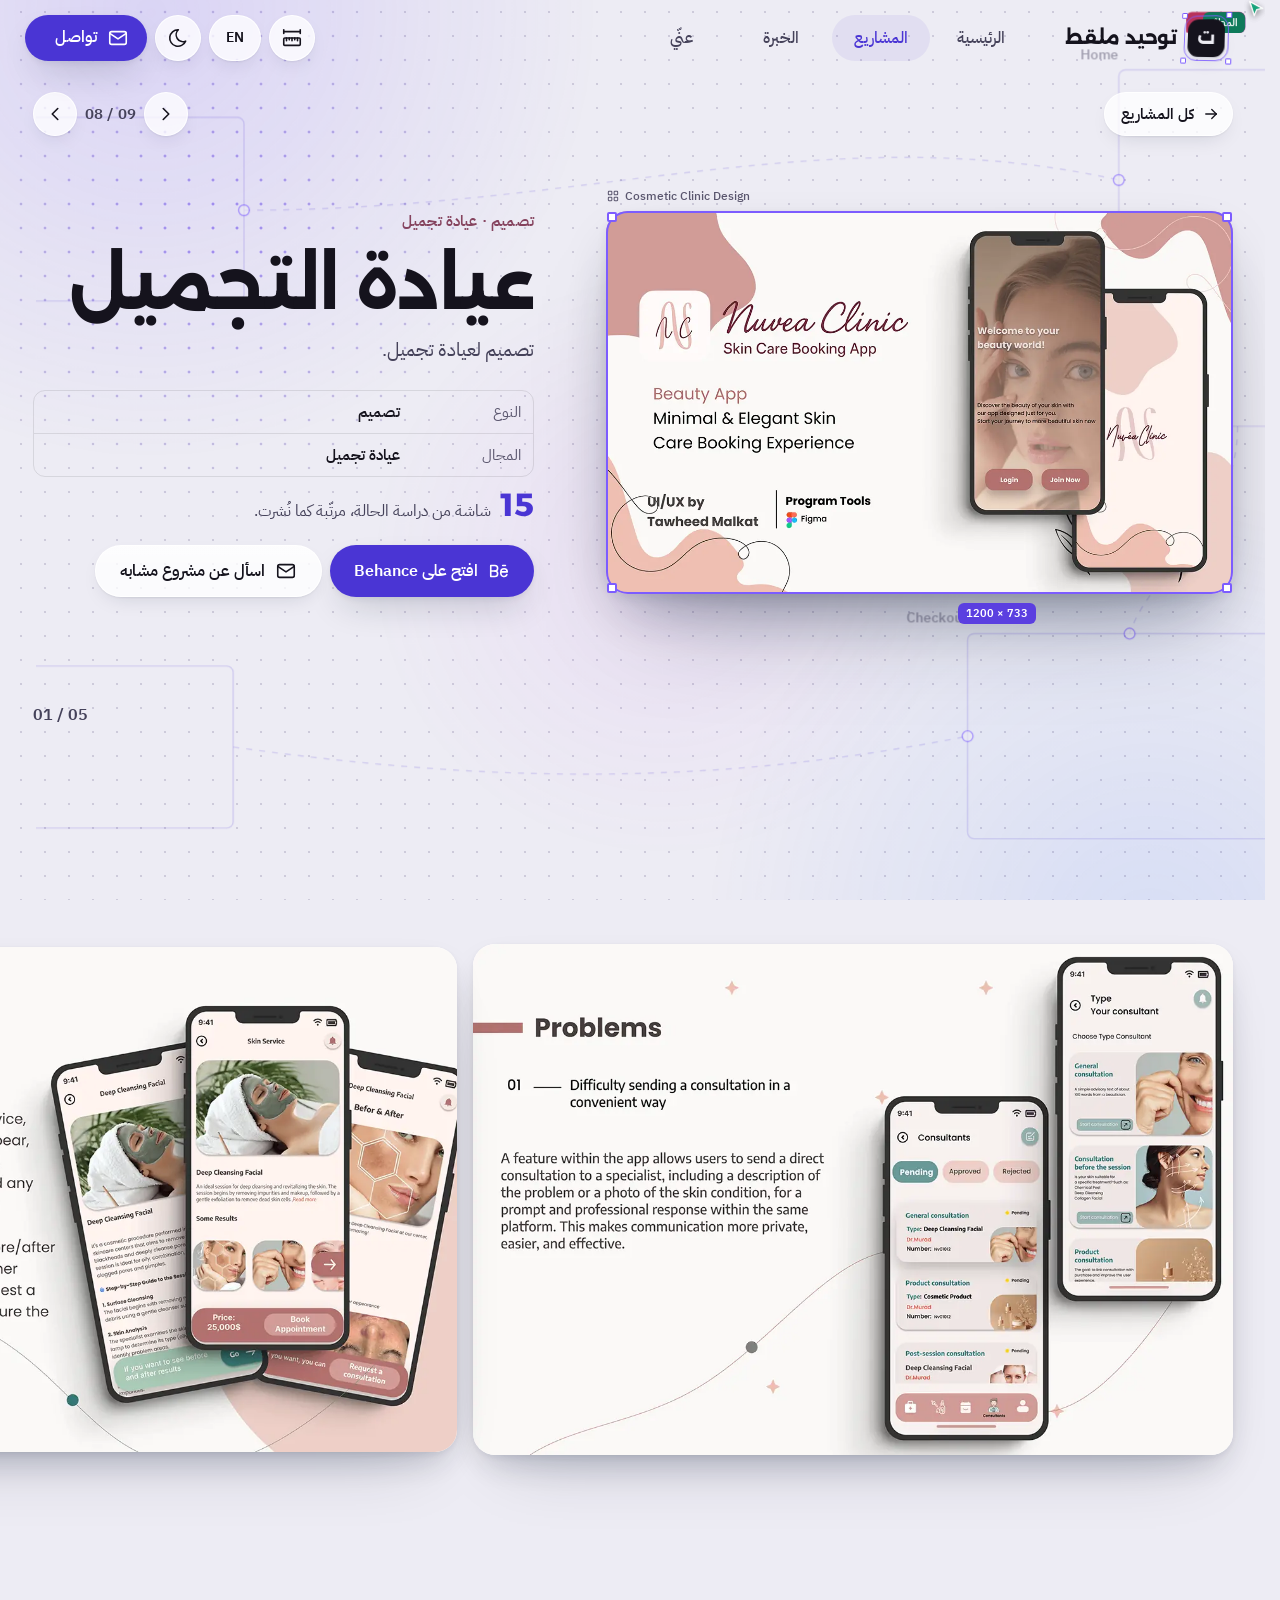
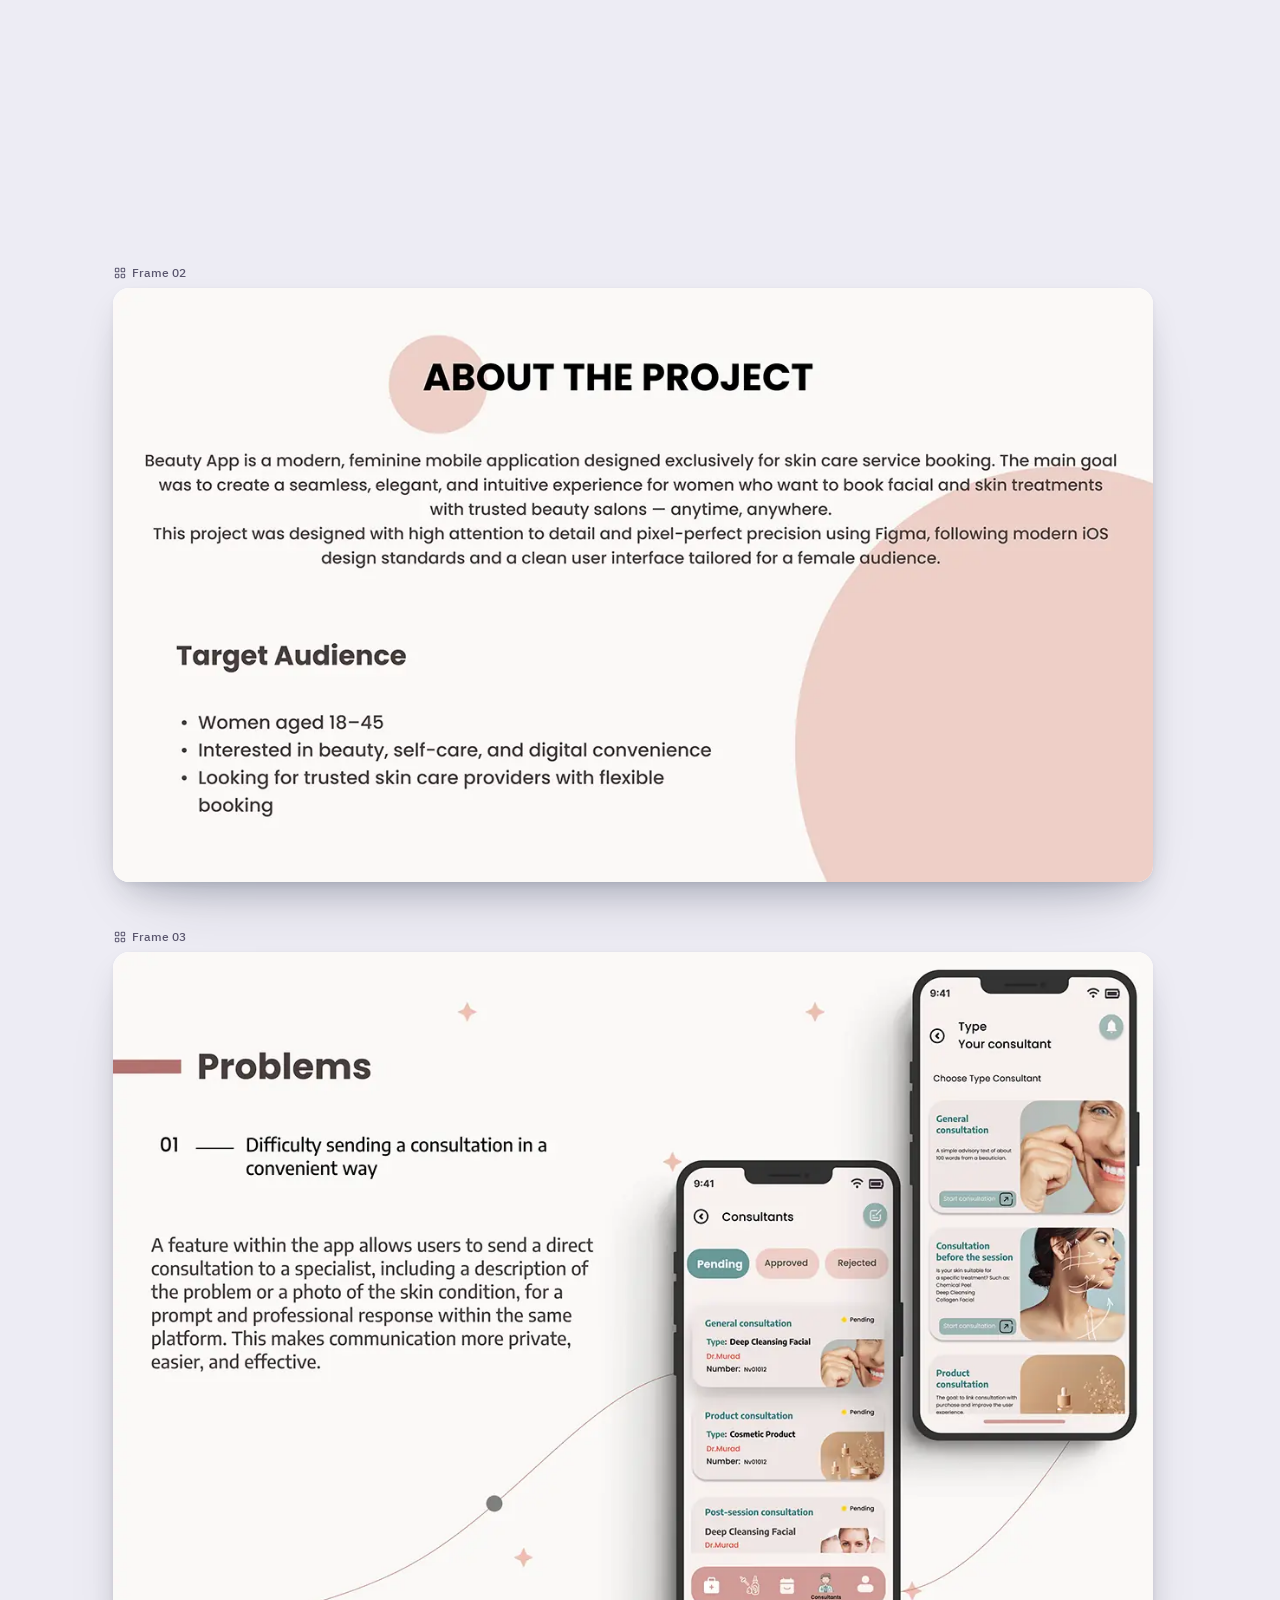
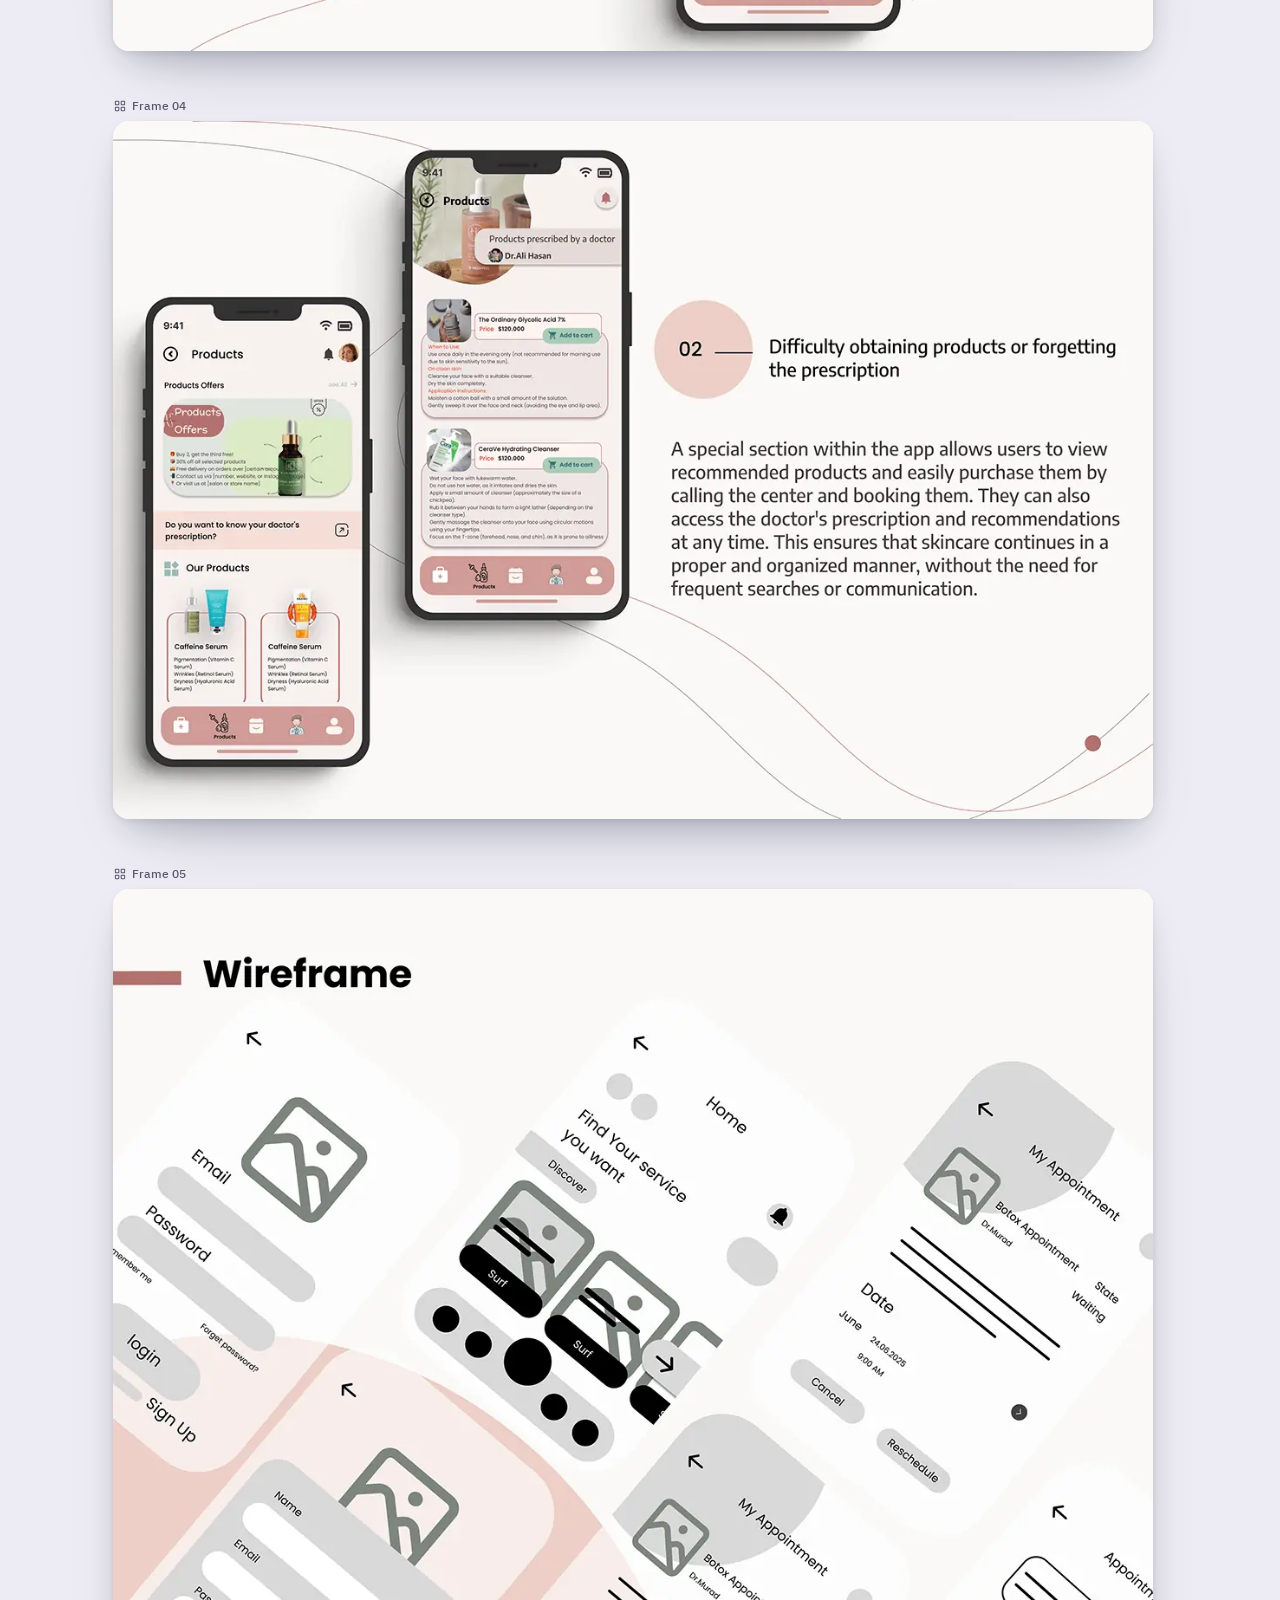
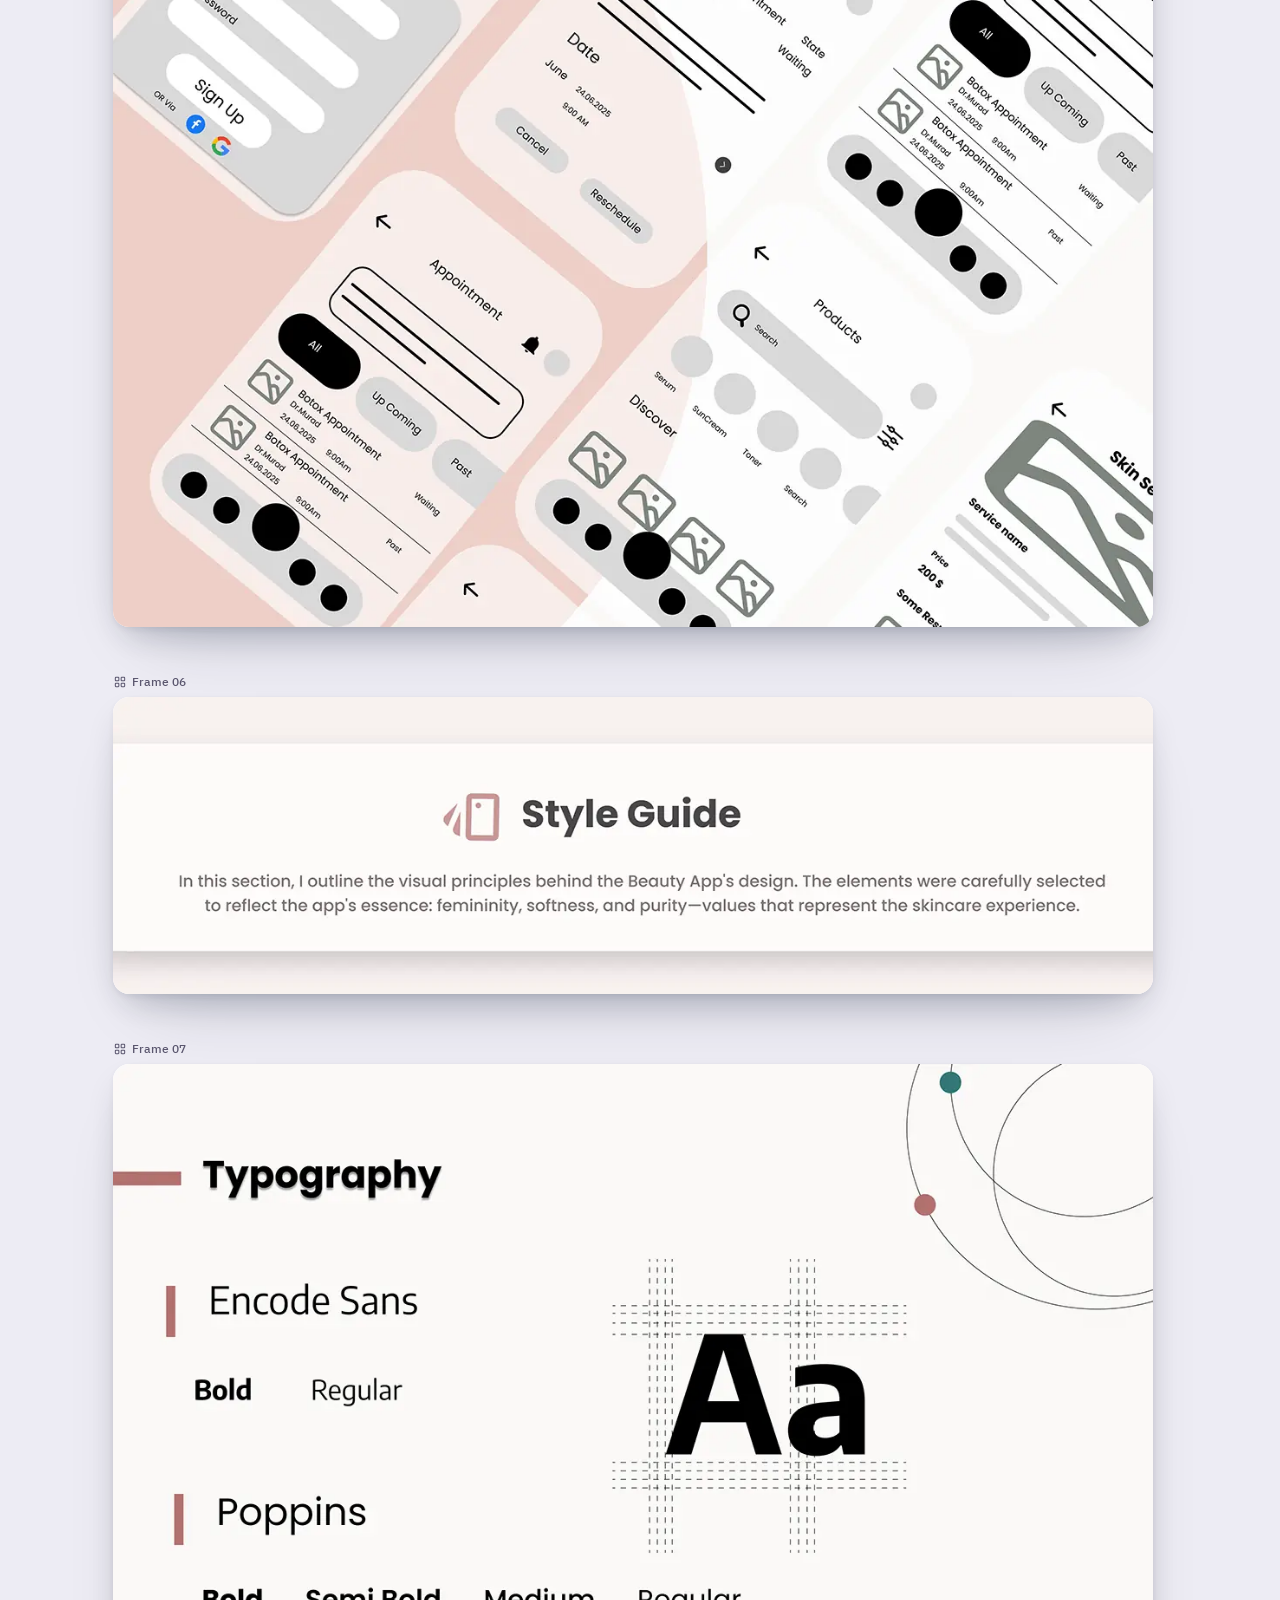
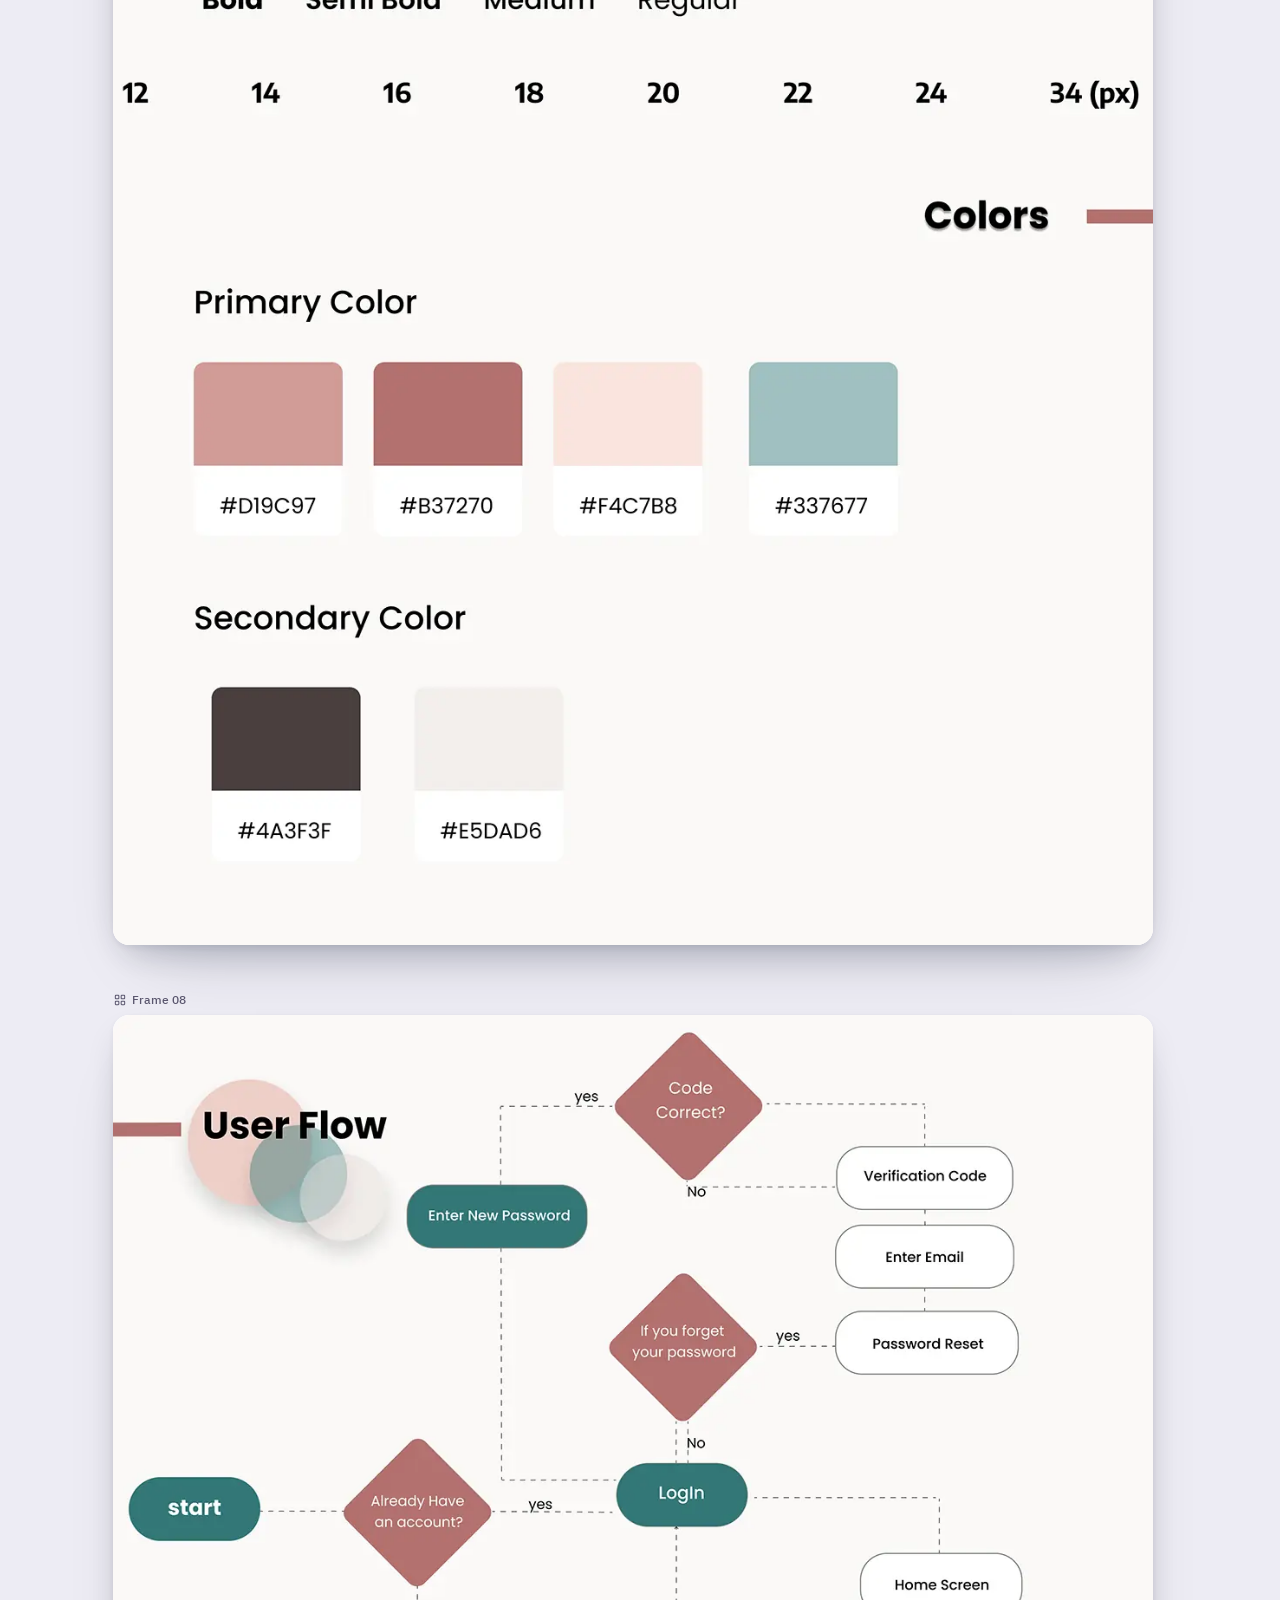
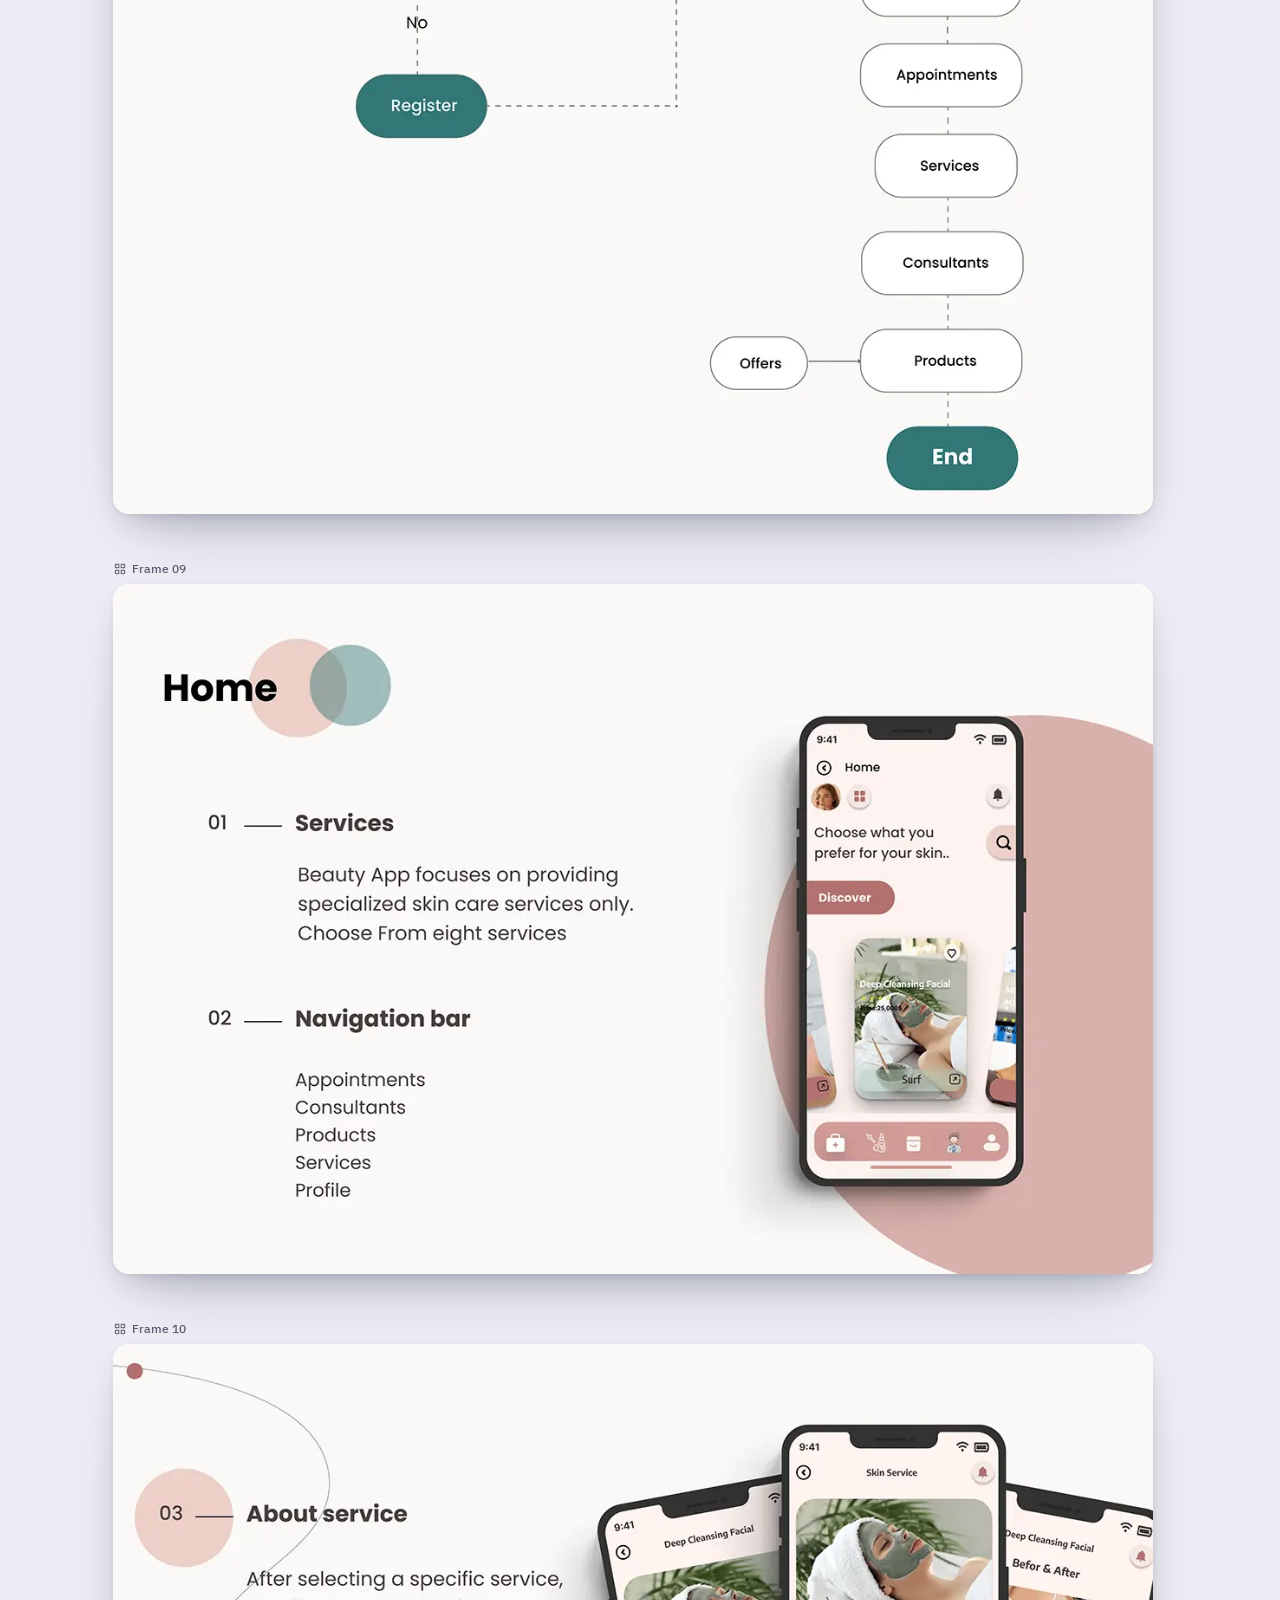
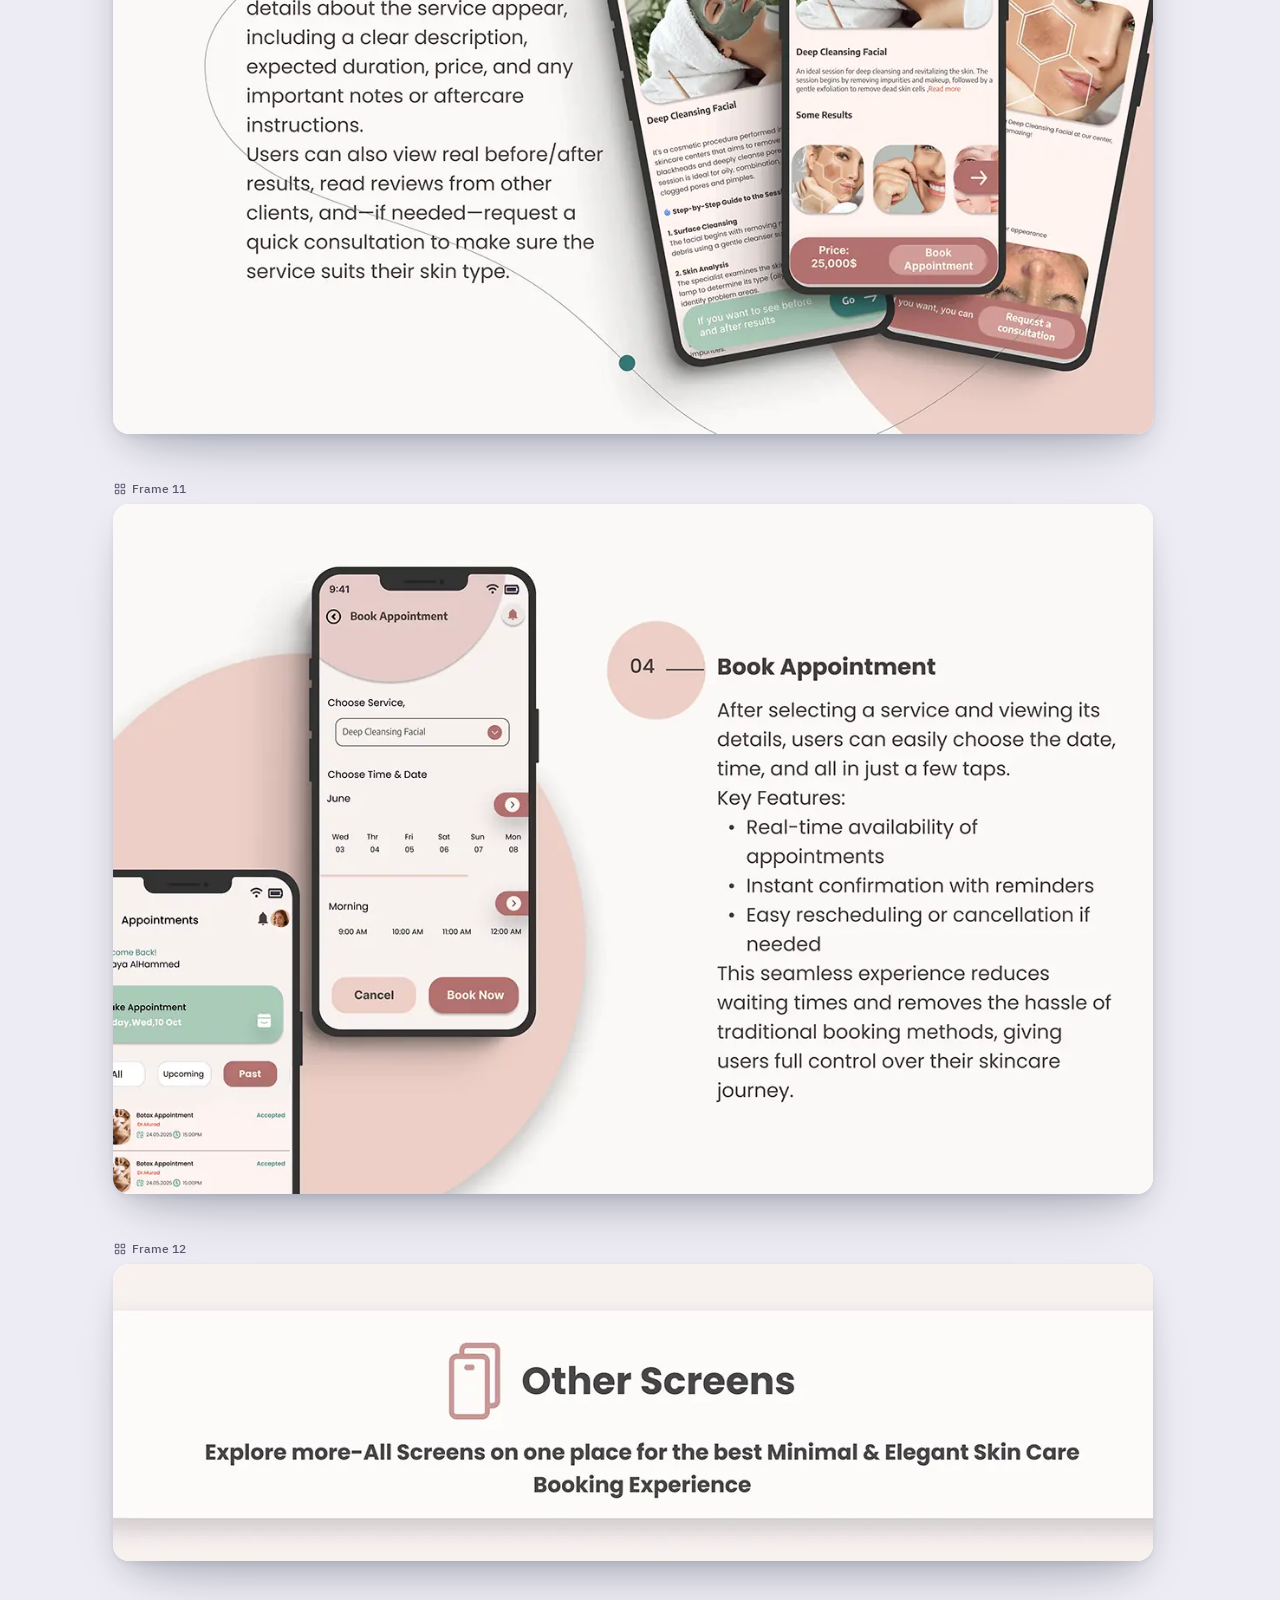
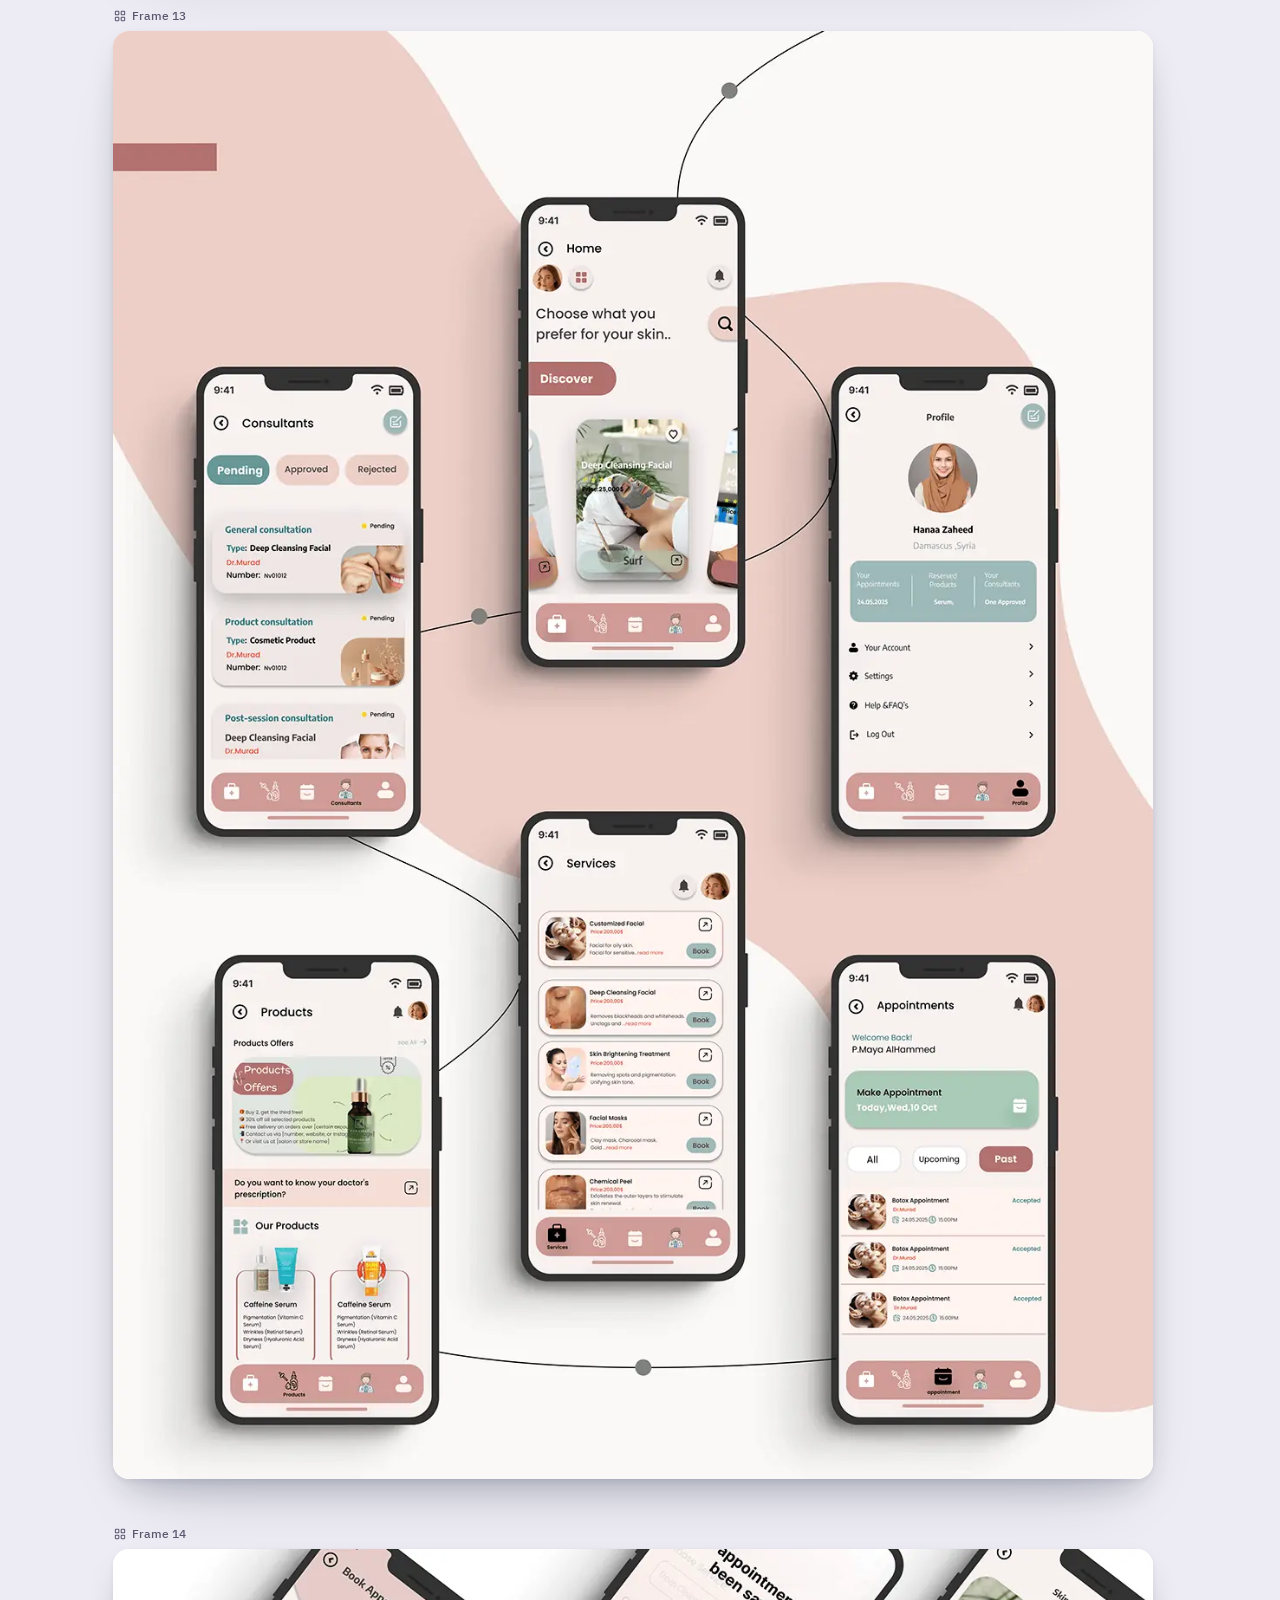
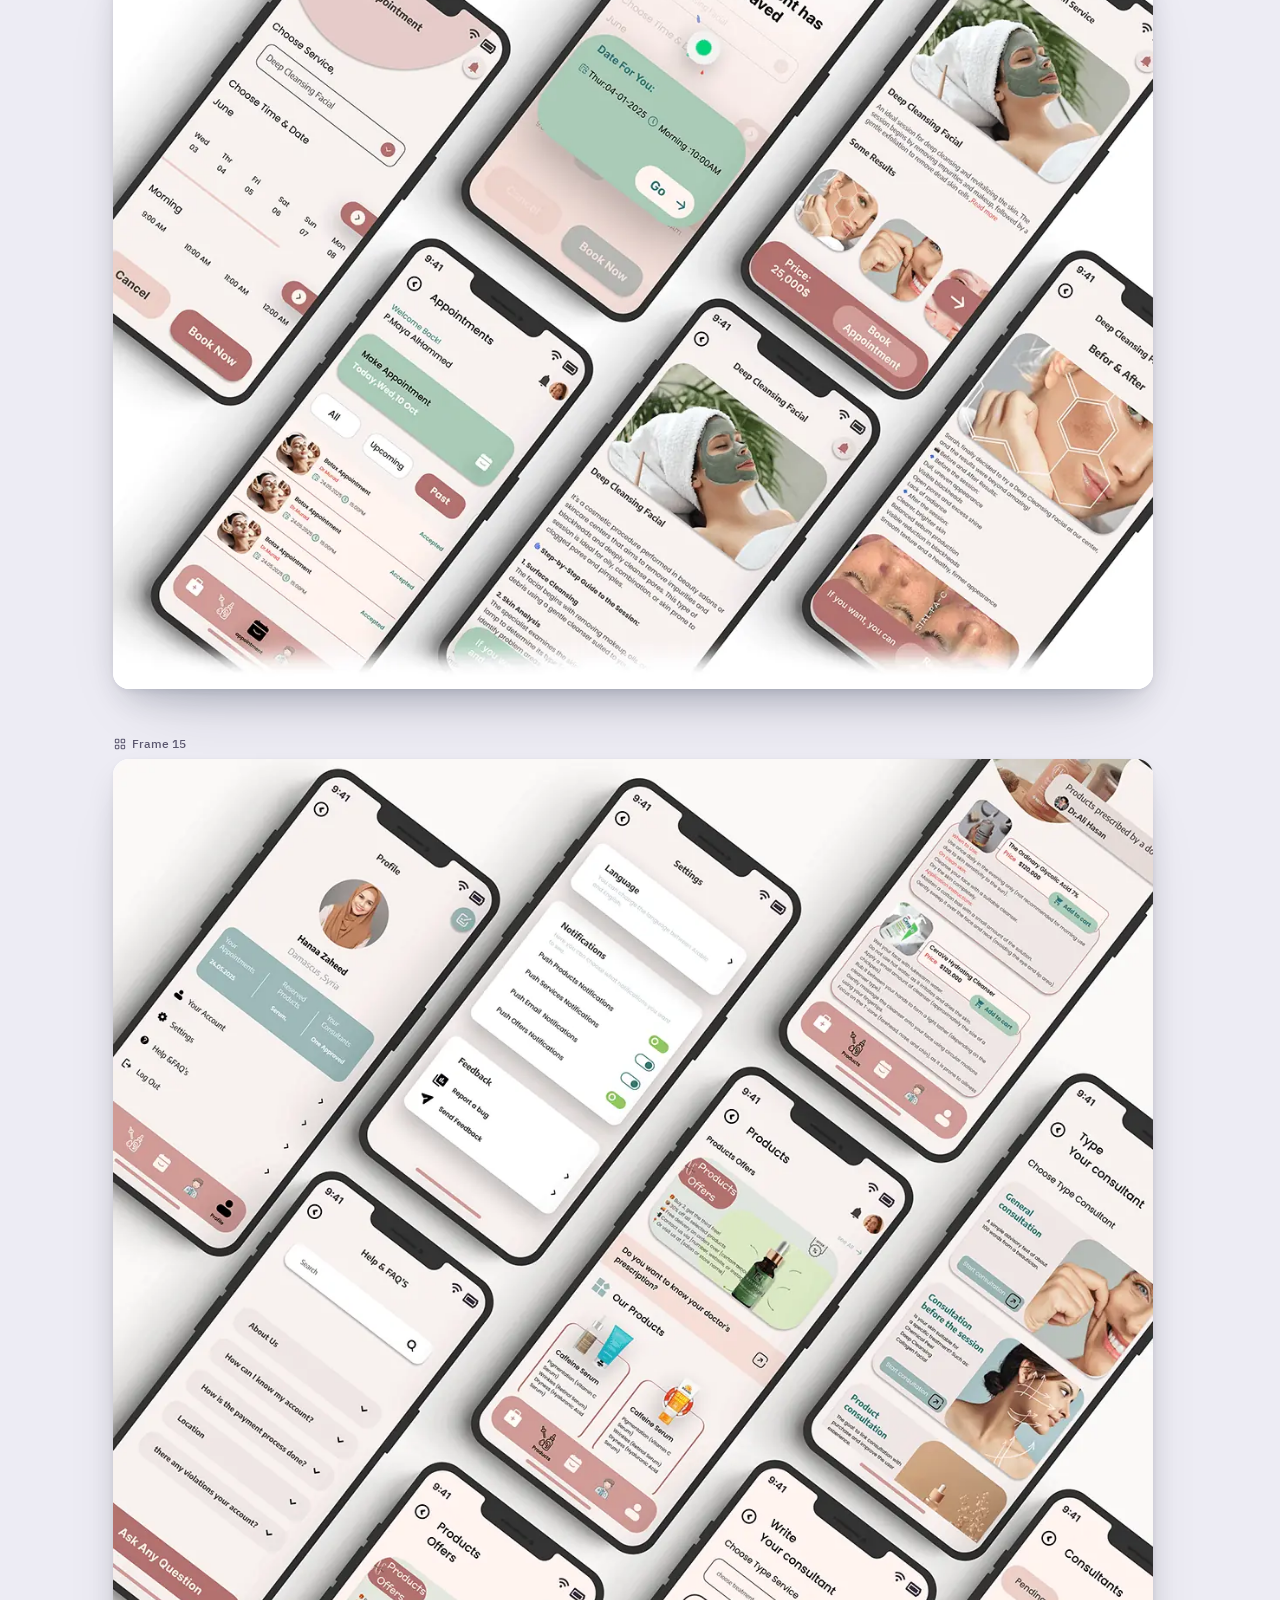
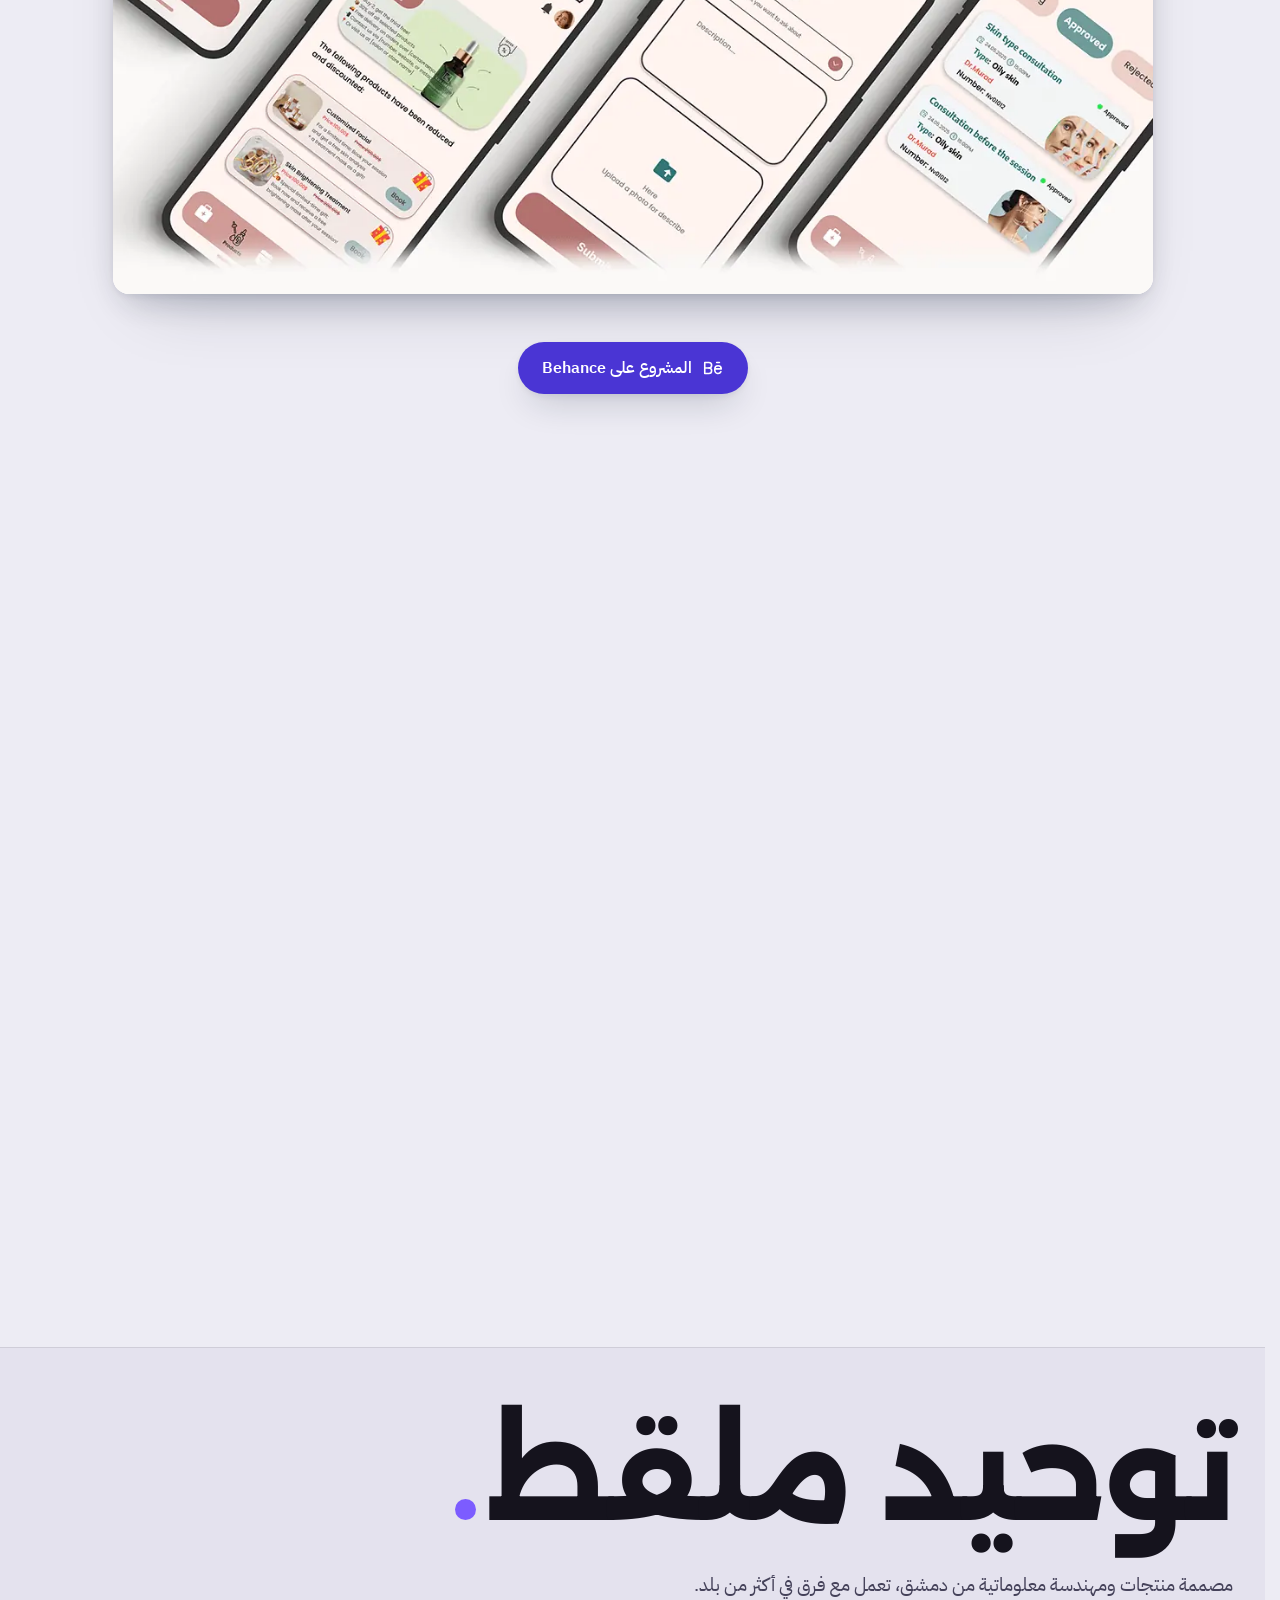
<file: project-cosmetic-clinic.html>
<!doctype html>
<html lang="ar" dir="rtl" data-theme="light" data-title-ar="عيادة التجميل، توحيد ملقط" data-title-en="Cosmetic Clinic, Tawheed Malkat">
<head>
<meta charset="utf-8">
<meta name="viewport" content="width=device-width,initial-scale=1,viewport-fit=cover">
<title>عيادة التجميل، توحيد ملقط</title>
<meta name="description" content="تصميم لعيادة تجميل. من أعمال توحيد ملقط، مصممة المنتجات. Design for a cosmetic clinic. Product design by Tawheed Malkat.">
<meta name="robots" content="noindex,follow">
<link rel="canonical" href="https://nouraldeentofi.github.io/tawheed-malkat/project-cosmetic-clinic.html">
<meta name="color-scheme" content="light dark">
<meta name="theme-color" id="metaTheme" content="#ECEEF1">
<script>(function(){try{var r=document.documentElement,t=localStorage.getItem('tm-theme'),l=localStorage.getItem('tm-lang');if(t==='dark')r.dataset.theme='dark';if(l==='en'){r.lang='en';r.dir='ltr';document.title=r.dataset.titleEn}}catch(e){}})();</script>
<link rel="preload" href="assets/fonts/alexandria-arabic-800-normal.woff2" as="font" type="font/woff2" crossorigin><link rel="preload" href="assets/fonts/alexandria-arabic-700-normal.woff2" as="font" type="font/woff2" crossorigin><link rel="preload" href="assets/fonts/alexandria-latin-800-normal.woff2" as="font" type="font/woff2" crossorigin><link rel="preload" href="assets/fonts/alexandria-latin-700-normal.woff2" as="font" type="font/woff2" crossorigin><link rel="preload" href="assets/fonts/ibm-plex-sans-arabic-arabic-400-normal.woff2" as="font" type="font/woff2" crossorigin><link rel="preload" href="assets/fonts/ibm-plex-sans-arabic-arabic-500-normal.woff2" as="font" type="font/woff2" crossorigin><link rel="preload" href="assets/fonts/ibm-plex-sans-arabic-arabic-600-normal.woff2" as="font" type="font/woff2" crossorigin><link rel="preload" href="assets/fonts/ibm-plex-sans-arabic-latin-400-normal.woff2" as="font" type="font/woff2" crossorigin><link rel="preload" href="assets/fonts/ibm-plex-sans-arabic-latin-600-normal.woff2" as="font" type="font/woff2" crossorigin>
<link rel="stylesheet" href="assets/css/site.css">
<link rel="icon" href="assets/img/favicon.svg" type="image/svg+xml">
<link rel="apple-touch-icon" href="assets/img/apple-touch-icon.png">
<meta property="og:type" content="profile"><meta property="og:url" content="https://nouraldeentofi.github.io/tawheed-malkat/project-cosmetic-clinic.html"><meta property="og:title" content="عيادة التجميل، توحيد ملقط · Cosmetic Clinic, Tawheed Malkat">
<meta property="og:description" content="تصميم لعيادة تجميل. من أعمال توحيد ملقط، مصممة المنتجات."><meta property="og:image" content="https://nouraldeentofi.github.io/tawheed-malkat/assets/img/projects/cosmetic-clinic/card.webp"><meta property="og:image:width" content="1200"><meta property="og:image:height" content="630">
<meta property="og:locale" content="ar_AR"><meta property="og:locale:alternate" content="en_US"><meta name="twitter:card" content="summary_large_image">
<script type="application/ld+json">{"@context": "https://schema.org", "@graph": [{"@type": "Person", "@id": "https://nouraldeentofi.github.io/tawheed-malkat/#person", "name": "Tawheed Malkat", "alternateName": ["Tawheed Malkat", "Tawheed Malqat", "Tawhid Malka", "Tawheed Malka", "Tawhid Malkat", "Tawheed Malkat UI/UX", "Tawheed Malkat Product Designer", "توحيد ملقط", "توحيد ملقط مصممة", "م. توحيد ملقط", "Eng. Tawheed Malkat"], "givenName": "Tawheed", "familyName": "Malkat", "gender": "Female", "jobTitle": "Senior Product Designer", "description": "Senior product designer (UI/UX) and informatics engineer from Damascus, Syria, with 4+ years designing web and mobile products. مصممة منتجات ومهندسة معلوماتية من دمشق.", "email": "mailto:tawhidmalka0@gmail.com", "telephone": "+963995720598", "url": "https://nouraldeentofi.github.io/tawheed-malkat/", "address": {"@type": "PostalAddress", "addressLocality": "Damascus", "addressCountry": "SY"}, "alumniOf": {"@type": "CollegeOrUniversity", "name": "Damascus University", "alternateName": "جامعة دمشق"}, "hasCredential": {"@type": "EducationalOccupationalCredential", "credentialCategory": "degree", "name": "Informatics Engineering, Networks and Information Systems (2017–2022)", "recognizedBy": {"@type": "CollegeOrUniversity", "name": "Damascus University"}}, "worksFor": [{"@type": "Organization", "name": "Menuva"}, {"@type": "Organization", "name": "Qawaem Mohasib"}, {"@type": "Organization", "name": "NexLead"}], "hasOccupation": {"@type": "Occupation", "name": "Product Designer", "alternateName": ["Senior Product Designer", "Product Designer", "UI/UX Designer", "UX/UI Designer", "UX Designer", "UI Designer", "Interaction Designer", "Mobile app designer", "Web designer", "Informatics Engineer", "مصممة منتجات", "مصممة منتجات أولى", "مصممة UI/UX", "مصممة تجربة المستخدم", "مصممة واجهات المستخدم", "مصممة تطبيقات ومواقع", "مهندسة معلوماتية"], "occupationLocation": {"@type": "City", "name": "Damascus"}, "skills": "Product Strategy, UX Strategy, Design Thinking, Product Discovery, Feature Definition, MVP Design, User Stories, User Research, User Flows, Information Architecture, Journey Mapping, Usability Testing, Requirements Analysis, Visual Design, Interaction Design, Prototyping, Responsive Design, Design Systems, Component Libraries, Accessibility, HTML, CSS, Flutter / Dart, REST APIs, Provider, Bloc, GetX, Git, Linux, Agile / Scrum, Figma, FigJam, Adobe XD, Photoshop, Illustrator, Hotjar, Typeform, Google Forms, Jira, Trello, AI tools"}, "knowsAbout": ["Product design", "UX design", "UI design", "User research", "Design systems", "Prototyping", "Information architecture", "Usability testing", "Accessibility", "Mobile app design", "Web design", "Flutter", "Figma", "تصميم تجربة المستخدم", "تصميم واجهات المستخدم"], "knowsLanguage": [{"@type": "Language", "name": "Arabic", "alternateName": "ar"}, {"@type": "Language", "name": "English", "alternateName": "en"}], "sameAs": ["https://www.behance.net/tawheedmalqatUI-UX", "https://www.linkedin.com/in/tawheed-malkat/"]}, {"@type": "WebSite", "@id": "https://nouraldeentofi.github.io/tawheed-malkat/#site", "url": "https://nouraldeentofi.github.io/tawheed-malkat/", "name": "Tawheed Malkat · توحيد ملقط", "inLanguage": ["ar", "en"], "publisher": {"@id": "https://nouraldeentofi.github.io/tawheed-malkat/#person"}}, {"@type": "WebPage", "url": "https://nouraldeentofi.github.io/tawheed-malkat/project-cosmetic-clinic.html", "isPartOf": {"@id": "https://nouraldeentofi.github.io/tawheed-malkat/#site"}, "mainEntity": {"@id": "https://nouraldeentofi.github.io/tawheed-malkat/#person"}, "inLanguage": ["ar", "en"]}, {"@type": "CreativeWork", "name": "Cosmetic Clinic Design", "url": "https://nouraldeentofi.github.io/tawheed-malkat/project-cosmetic-clinic.html", "sameAs": "https://www.behance.net/gallery/225193053/Cosmetic-Clinic-Design", "creator": {"@id": "https://nouraldeentofi.github.io/tawheed-malkat/#person"}, "image": "https://nouraldeentofi.github.io/tawheed-malkat/assets/img/projects/cosmetic-clinic/00.webp", "description": "Design for a cosmetic clinic"}]}</script>
</head>
<body>
<a class="skip" href="#main"><span data-l="ar">تخطَّ إلى المحتوى</span><span data-l="en" lang="en">Skip to content</span></a>
<svg class="sprite" aria-hidden="true" xmlns="http://www.w3.org/2000/svg"><symbol id="i-arrow-left" viewBox="0 0 24 24" fill="none" stroke="currentColor" stroke-width="1.75" stroke-linecap="round" stroke-linejoin="round"><path stroke="none" d="M0 0h24v24H0z" fill="none" />
  <path d="M5 12l14 0" />
  <path d="M5 12l6 6" />
  <path d="M5 12l6 -6" /></symbol><symbol id="i-arrow-right" viewBox="0 0 24 24" fill="none" stroke="currentColor" stroke-width="1.75" stroke-linecap="round" stroke-linejoin="round"><path stroke="none" d="M0 0h24v24H0z" fill="none" />
  <path d="M5 12l14 0" />
  <path d="M13 18l6 -6" />
  <path d="M13 6l6 6" /></symbol><symbol id="i-arrow-up-right" viewBox="0 0 24 24" fill="none" stroke="currentColor" stroke-width="1.75" stroke-linecap="round" stroke-linejoin="round"><path stroke="none" d="M0 0h24v24H0z" fill="none" />
  <path d="M17 7l-10 10" />
  <path d="M8 7l9 0l0 9" /></symbol><symbol id="i-brand-behance" viewBox="0 0 24 24" fill="none" stroke="currentColor" stroke-width="1.75" stroke-linecap="round" stroke-linejoin="round"><path stroke="none" d="M0 0h24v24H0z" fill="none" />
  <path d="M3 18v-12h4.5a3 3 0 0 1 0 6a3 3 0 0 1 0 6h-4.5" />
  <path d="M3 12l4.5 0" />
  <path d="M14 13h7a3.5 3.5 0 0 0 -7 0v2a3.5 3.5 0 0 0 6.64 1" />
  <path d="M16 6l3 0" /></symbol><symbol id="i-brand-linkedin" viewBox="0 0 24 24" fill="none" stroke="currentColor" stroke-width="1.75" stroke-linecap="round" stroke-linejoin="round"><path stroke="none" d="M0 0h24v24H0z" fill="none" />
  <path d="M8 11v5" />
  <path d="M8 8v.01" />
  <path d="M12 16v-5" />
  <path d="M16 16v-3a2 2 0 1 0 -4 0" />
  <path d="M3 7a4 4 0 0 1 4 -4h10a4 4 0 0 1 4 4v10a4 4 0 0 1 -4 4h-10a4 4 0 0 1 -4 -4l0 -10" /></symbol><symbol id="i-brand-whatsapp" viewBox="0 0 24 24" fill="none" stroke="currentColor" stroke-width="1.75" stroke-linecap="round" stroke-linejoin="round"><path stroke="none" d="M0 0h24v24H0z" fill="none" />
  <path d="M3 21l1.65 -3.8a9 9 0 1 1 3.4 2.9l-5.05 .9" />
  <path d="M9 10a.5 .5 0 0 0 1 0v-1a.5 .5 0 0 0 -1 0v1a5 5 0 0 0 5 5h1a.5 .5 0 0 0 0 -1h-1a.5 .5 0 0 0 0 1" /></symbol><symbol id="i-briefcase" viewBox="0 0 24 24" fill="none" stroke="currentColor" stroke-width="1.75" stroke-linecap="round" stroke-linejoin="round"><path stroke="none" d="M0 0h24v24H0z" fill="none" />
  <path d="M3 9a2 2 0 0 1 2 -2h14a2 2 0 0 1 2 2v9a2 2 0 0 1 -2 2h-14a2 2 0 0 1 -2 -2l0 -9" />
  <path d="M8 7v-2a2 2 0 0 1 2 -2h4a2 2 0 0 1 2 2v2" />
  <path d="M12 12l0 .01" />
  <path d="M3 13a20 20 0 0 0 18 0" /></symbol><symbol id="i-check" viewBox="0 0 24 24" fill="none" stroke="currentColor" stroke-width="1.75" stroke-linecap="round" stroke-linejoin="round"><path stroke="none" d="M0 0h24v24H0z" fill="none" />
  <path d="M5 12l5 5l10 -10" /></symbol><symbol id="i-chevron-down" viewBox="0 0 24 24" fill="none" stroke="currentColor" stroke-width="1.75" stroke-linecap="round" stroke-linejoin="round"><path stroke="none" d="M0 0h24v24H0z" fill="none" />
  <path d="M6 9l6 6l6 -6" /></symbol><symbol id="i-chevron-left" viewBox="0 0 24 24" fill="none" stroke="currentColor" stroke-width="1.75" stroke-linecap="round" stroke-linejoin="round"><path stroke="none" d="M0 0h24v24H0z" fill="none" />
  <path d="M15 6l-6 6l6 6" /></symbol><symbol id="i-chevron-right" viewBox="0 0 24 24" fill="none" stroke="currentColor" stroke-width="1.75" stroke-linecap="round" stroke-linejoin="round"><path stroke="none" d="M0 0h24v24H0z" fill="none" />
  <path d="M9 6l6 6l-6 6" /></symbol><symbol id="i-click" viewBox="0 0 24 24" fill="none" stroke="currentColor" stroke-width="1.75" stroke-linecap="round" stroke-linejoin="round"><path d="M3 12l3 0"/><path d="M12 3l0 3"/><path d="M7.8 7.8l-2.2 -2.2"/><path d="M16.2 7.8l2.2 -2.2"/><path d="M7.8 16.2l-2.2 2.2"/><path d="M12 12l9 3l-4 2l-2 4l-3 -9"/></symbol><symbol id="i-clock" viewBox="0 0 24 24" fill="none" stroke="currentColor" stroke-width="1.75" stroke-linecap="round" stroke-linejoin="round"><path stroke="none" d="M0 0h24v24H0z" fill="none" />
  <path d="M3 12a9 9 0 1 0 18 0a9 9 0 0 0 -18 0" />
  <path d="M12 7v5l3 3" /></symbol><symbol id="i-components" viewBox="0 0 24 24" fill="none" stroke="currentColor" stroke-width="1.75" stroke-linecap="round" stroke-linejoin="round"><path stroke="none" d="M0 0h24v24H0z" fill="none" />
  <path d="M3 12l3 3l3 -3l-3 -3l-3 3" />
  <path d="M15 12l3 3l3 -3l-3 -3l-3 3" />
  <path d="M9 6l3 3l3 -3l-3 -3l-3 3" />
  <path d="M9 18l3 3l3 -3l-3 -3l-3 3" /></symbol><symbol id="i-copy" viewBox="0 0 24 24" fill="none" stroke="currentColor" stroke-width="1.75" stroke-linecap="round" stroke-linejoin="round"><path stroke="none" d="M0 0h24v24H0z" fill="none" />
  <path d="M7 9.667a2.667 2.667 0 0 1 2.667 -2.667h8.666a2.667 2.667 0 0 1 2.667 2.667v8.666a2.667 2.667 0 0 1 -2.667 2.667h-8.666a2.667 2.667 0 0 1 -2.667 -2.667l0 -8.666" />
  <path d="M4.012 16.737a2.005 2.005 0 0 1 -1.012 -1.737v-10c0 -1.1 .9 -2 2 -2h10c.75 0 1.158 .385 1.5 1" /></symbol><symbol id="i-device-mobile" viewBox="0 0 24 24" fill="none" stroke="currentColor" stroke-width="1.75" stroke-linecap="round" stroke-linejoin="round"><path stroke="none" d="M0 0h24v24H0z" fill="none" />
  <path d="M6 5a2 2 0 0 1 2 -2h8a2 2 0 0 1 2 2v14a2 2 0 0 1 -2 2h-8a2 2 0 0 1 -2 -2v-14" />
  <path d="M11 4h2" />
  <path d="M12 17v.01" /></symbol><symbol id="i-focus-2" viewBox="0 0 24 24" fill="none" stroke="currentColor" stroke-width="1.75" stroke-linecap="round" stroke-linejoin="round"><path stroke="none" d="M0 0h24v24H0z" fill="none" />
  <path d="M11.5 12a.5 .5 0 1 0 1 0a.5 .5 0 1 0 -1 0" fill="currentColor" />
  <path d="M5 12a7 7 0 1 0 14 0a7 7 0 1 0 -14 0" />
  <path d="M12 3l0 2" />
  <path d="M3 12l2 0" />
  <path d="M12 19l0 2" />
  <path d="M19 12l2 0" /></symbol><symbol id="i-hand-move" viewBox="0 0 24 24" fill="none" stroke="currentColor" stroke-width="1.75" stroke-linecap="round" stroke-linejoin="round"><path stroke="none" d="M0 0h24v24H0z" fill="none" />
  <path d="M8 13v-8.5a1.5 1.5 0 0 1 3 0v7.5" />
  <path d="M11 11.5v-2a1.5 1.5 0 0 1 3 0v2.5" />
  <path d="M14 10.5a1.5 1.5 0 0 1 3 0v1.5" />
  <path d="M17 11.5a1.5 1.5 0 0 1 3 0v4.5a6 6 0 0 1 -6 6h-2h.208a6 6 0 0 1 -5.012 -2.7l-.196 -.3c-.312 -.479 -1.407 -2.388 -3.286 -5.728a1.5 1.5 0 0 1 .536 -2.022a1.867 1.867 0 0 1 2.28 .28l1.47 1.47" />
  <path d="M2.541 5.594a13.487 13.487 0 0 1 2.46 -1.427" />
  <path d="M14 3.458c1.32 .354 2.558 .902 3.685 1.612" /></symbol><symbol id="i-heart-handshake" viewBox="0 0 24 24" fill="none" stroke="currentColor" stroke-width="1.75" stroke-linecap="round" stroke-linejoin="round"><path stroke="none" d="M0 0h24v24H0z" fill="none" />
  <path d="M19.5 12.572l-7.5 7.428l-7.5 -7.428a5 5 0 1 1 7.5 -6.566a5 5 0 1 1 7.5 6.572" />
  <path d="M12 6l-3.293 3.293a1 1 0 0 0 0 1.414l.543 .543c.69 .69 1.81 .69 2.5 0l1 -1a3.182 3.182 0 0 1 4.5 0l2.25 2.25" />
  <path d="M12.5 15.5l2 2" />
  <path d="M15 13l2 2" /></symbol><symbol id="i-home" viewBox="0 0 24 24" fill="none" stroke="currentColor" stroke-width="1.75" stroke-linecap="round" stroke-linejoin="round"><path stroke="none" d="M0 0h24v24H0z" fill="none" />
  <path d="M5 12l-2 0l9 -9l9 9l-2 0" />
  <path d="M5 12v7a2 2 0 0 0 2 2h10a2 2 0 0 0 2 -2v-7" />
  <path d="M9 21v-6a2 2 0 0 1 2 -2h2a2 2 0 0 1 2 2v6" /></symbol><symbol id="i-language" viewBox="0 0 24 24" fill="none" stroke="currentColor" stroke-width="1.75" stroke-linecap="round" stroke-linejoin="round"><path stroke="none" d="M0 0h24v24H0z" fill="none" />
  <path d="M9 6.371c0 4.418 -2.239 6.629 -5 6.629" />
  <path d="M4 6.371h7" />
  <path d="M5 9c0 2.144 2.252 3.908 6 4" />
  <path d="M12 20l4 -9l4 9" />
  <path d="M19.1 18h-6.2" />
  <path d="M6.694 3l.793 .582" /></symbol><symbol id="i-layers-intersect" viewBox="0 0 24 24" fill="none" stroke="currentColor" stroke-width="1.75" stroke-linecap="round" stroke-linejoin="round"><path stroke="none" d="M0 0h24v24H0z" fill="none" />
  <path d="M8 6a2 2 0 0 1 2 -2h8a2 2 0 0 1 2 2v8a2 2 0 0 1 -2 2h-8a2 2 0 0 1 -2 -2l0 -8" />
  <path d="M4 10a2 2 0 0 1 2 -2h8a2 2 0 0 1 2 2v8a2 2 0 0 1 -2 2h-8a2 2 0 0 1 -2 -2l0 -8" /></symbol><symbol id="i-layout-grid" viewBox="0 0 24 24" fill="none" stroke="currentColor" stroke-width="1.75" stroke-linecap="round" stroke-linejoin="round"><path stroke="none" d="M0 0h24v24H0z" fill="none" />
  <path d="M4 5a1 1 0 0 1 1 -1h4a1 1 0 0 1 1 1v4a1 1 0 0 1 -1 1h-4a1 1 0 0 1 -1 -1l0 -4" />
  <path d="M14 5a1 1 0 0 1 1 -1h4a1 1 0 0 1 1 1v4a1 1 0 0 1 -1 1h-4a1 1 0 0 1 -1 -1l0 -4" />
  <path d="M4 15a1 1 0 0 1 1 -1h4a1 1 0 0 1 1 1v4a1 1 0 0 1 -1 1h-4a1 1 0 0 1 -1 -1l0 -4" />
  <path d="M14 15a1 1 0 0 1 1 -1h4a1 1 0 0 1 1 1v4a1 1 0 0 1 -1 1h-4a1 1 0 0 1 -1 -1l0 -4" /></symbol><symbol id="i-mail" viewBox="0 0 24 24" fill="none" stroke="currentColor" stroke-width="1.75" stroke-linecap="round" stroke-linejoin="round"><path stroke="none" d="M0 0h24v24H0z" fill="none" />
  <path d="M3 7a2 2 0 0 1 2 -2h14a2 2 0 0 1 2 2v10a2 2 0 0 1 -2 2h-14a2 2 0 0 1 -2 -2v-10" />
  <path d="M3 7l9 6l9 -6" /></symbol><symbol id="i-map-pin" viewBox="0 0 24 24" fill="none" stroke="currentColor" stroke-width="1.75" stroke-linecap="round" stroke-linejoin="round"><path stroke="none" d="M0 0h24v24H0z" fill="none" />
  <path d="M9 11a3 3 0 1 0 6 0a3 3 0 0 0 -6 0" />
  <path d="M17.657 16.657l-4.243 4.243a2 2 0 0 1 -2.827 0l-4.244 -4.243a8 8 0 1 1 11.314 0" /></symbol><symbol id="i-maximize" viewBox="0 0 24 24" fill="none" stroke="currentColor" stroke-width="1.75" stroke-linecap="round" stroke-linejoin="round"><path stroke="none" d="M0 0h24v24H0z" fill="none" />
  <path d="M4 8v-2a2 2 0 0 1 2 -2h2" />
  <path d="M4 16v2a2 2 0 0 0 2 2h2" />
  <path d="M16 4h2a2 2 0 0 1 2 2v2" />
  <path d="M16 20h2a2 2 0 0 0 2 -2v-2" /></symbol><symbol id="i-minimize" viewBox="0 0 24 24" fill="none" stroke="currentColor" stroke-width="1.75" stroke-linecap="round" stroke-linejoin="round"><path stroke="none" d="M0 0h24v24H0z" fill="none" />
  <path d="M15 19v-2a2 2 0 0 1 2 -2h2" />
  <path d="M15 5v2a2 2 0 0 0 2 2h2" />
  <path d="M5 15h2a2 2 0 0 1 2 2v2" />
  <path d="M5 9h2a2 2 0 0 0 2 -2v-2" /></symbol><symbol id="i-minus" viewBox="0 0 24 24" fill="none" stroke="currentColor" stroke-width="1.75" stroke-linecap="round" stroke-linejoin="round"><path stroke="none" d="M0 0h24v24H0z" fill="none" />
  <path d="M5 12l14 0" /></symbol><symbol id="i-moon" viewBox="0 0 24 24" fill="none" stroke="currentColor" stroke-width="1.75" stroke-linecap="round" stroke-linejoin="round"><path stroke="none" d="M0 0h24v24H0z" fill="none" />
  <path d="M12 3c.132 0 .263 0 .393 0a7.5 7.5 0 0 0 7.92 12.446a9 9 0 1 1 -8.313 -12.454l0 .008" /></symbol><symbol id="i-note" viewBox="0 0 24 24" fill="none" stroke="currentColor" stroke-width="1.75" stroke-linecap="round" stroke-linejoin="round"><path d="M13 20l7 -7"/><path d="M13 20v-6a1 1 0 0 1 1 -1h6v-7a2 2 0 0 0 -2 -2h-12a2 2 0 0 0 -2 2v12a2 2 0 0 0 2 2h7"/></symbol><symbol id="i-palette" viewBox="0 0 24 24" fill="none" stroke="currentColor" stroke-width="1.75" stroke-linecap="round" stroke-linejoin="round"><path stroke="none" d="M0 0h24v24H0z" fill="none" />
  <path d="M12 21a9 9 0 0 1 0 -18c4.97 0 9 3.582 9 8c0 1.06 -.474 2.078 -1.318 2.828c-.844 .75 -1.989 1.172 -3.182 1.172h-2.5a2 2 0 0 0 -1 3.75a1.3 1.3 0 0 1 -1 2.25" />
  <path d="M7.5 10.5a1 1 0 1 0 2 0a1 1 0 1 0 -2 0" />
  <path d="M11.5 7.5a1 1 0 1 0 2 0a1 1 0 1 0 -2 0" />
  <path d="M15.5 10.5a1 1 0 1 0 2 0a1 1 0 1 0 -2 0" /></symbol><symbol id="i-phone" viewBox="0 0 24 24" fill="none" stroke="currentColor" stroke-width="1.75" stroke-linecap="round" stroke-linejoin="round"><path stroke="none" d="M0 0h24v24H0z" fill="none" />
  <path d="M5 4h4l2 5l-2.5 1.5a11 11 0 0 0 5 5l1.5 -2.5l5 2v4a2 2 0 0 1 -2 2a16 16 0 0 1 -15 -15a2 2 0 0 1 2 -2" /></symbol><symbol id="i-plus" viewBox="0 0 24 24" fill="none" stroke="currentColor" stroke-width="1.75" stroke-linecap="round" stroke-linejoin="round"><path stroke="none" d="M0 0h24v24H0z" fill="none" />
  <path d="M12 5l0 14" />
  <path d="M5 12l14 0" /></symbol><symbol id="i-pointer" viewBox="0 0 24 24" fill="none" stroke="currentColor" stroke-width="1.75" stroke-linecap="round" stroke-linejoin="round"><path stroke="none" d="M0 0h24v24H0z" fill="none" />
  <path d="M7.904 17.563a1.2 1.2 0 0 0 2.228 .308l2.09 -3.093l4.907 4.907a1.067 1.067 0 0 0 1.509 0l1.047 -1.047a1.067 1.067 0 0 0 0 -1.509l-4.907 -4.907l3.113 -2.09a1.2 1.2 0 0 0 -.309 -2.228l-13.582 -3.904l3.904 13.563" /></symbol><symbol id="i-refresh" viewBox="0 0 24 24" fill="none" stroke="currentColor" stroke-width="1.75" stroke-linecap="round" stroke-linejoin="round"><path d="M20 11a8.1 8.1 0 0 0 -15.5 -2m-.5 -4v4h4"/><path d="M4 13a8.1 8.1 0 0 0 15.5 2m.5 4v-4h-4"/></symbol><symbol id="i-route" viewBox="0 0 24 24" fill="none" stroke="currentColor" stroke-width="1.75" stroke-linecap="round" stroke-linejoin="round"><path stroke="none" d="M0 0h24v24H0z" fill="none" />
  <path d="M3 19a2 2 0 1 0 4 0a2 2 0 0 0 -4 0" />
  <path d="M19 7a2 2 0 1 0 0 -4a2 2 0 0 0 0 4" />
  <path d="M11 19h5.5a3.5 3.5 0 0 0 0 -7h-8a3.5 3.5 0 0 1 0 -7h4.5" /></symbol><symbol id="i-ruler-measure" viewBox="0 0 24 24" fill="none" stroke="currentColor" stroke-width="1.75" stroke-linecap="round" stroke-linejoin="round"><path stroke="none" d="M0 0h24v24H0z" fill="none" />
  <path d="M19.875 12c.621 0 1.125 .512 1.125 1.143v5.714c0 .631 -.504 1.143 -1.125 1.143h-15.875a1 1 0 0 1 -1 -1v-5.857c0 -.631 .504 -1.143 1.125 -1.143h15.75" />
  <path d="M9 12v2" />
  <path d="M6 12v3" />
  <path d="M12 12v3" />
  <path d="M18 12v3" />
  <path d="M15 12v2" />
  <path d="M3 3v4" />
  <path d="M3 5h18" />
  <path d="M21 3v4" /></symbol><symbol id="i-school" viewBox="0 0 24 24" fill="none" stroke="currentColor" stroke-width="1.75" stroke-linecap="round" stroke-linejoin="round"><path stroke="none" d="M0 0h24v24H0z" fill="none" />
  <path d="M22 9l-10 -4l-10 4l10 4l10 -4v6" />
  <path d="M6 10.6v5.4a6 3 0 0 0 12 0v-5.4" /></symbol><symbol id="i-stack-2" viewBox="0 0 24 24" fill="none" stroke="currentColor" stroke-width="1.75" stroke-linecap="round" stroke-linejoin="round"><path stroke="none" d="M0 0h24v24H0z" fill="none" />
  <path d="M12 4l-8 4l8 4l8 -4l-8 -4" />
  <path d="M4 12l8 4l8 -4" />
  <path d="M4 16l8 4l8 -4" /></symbol><symbol id="i-sun" viewBox="0 0 24 24" fill="none" stroke="currentColor" stroke-width="1.75" stroke-linecap="round" stroke-linejoin="round"><path stroke="none" d="M0 0h24v24H0z" fill="none" />
  <path d="M8 12a4 4 0 1 0 8 0a4 4 0 1 0 -8 0" />
  <path d="M3 12h1m8 -9v1m8 8h1m-9 8v1m-6.4 -15.4l.7 .7m12.1 -.7l-.7 .7m0 11.4l.7 .7m-12.1 -.7l-.7 .7" /></symbol><symbol id="i-typography" viewBox="0 0 24 24" fill="none" stroke="currentColor" stroke-width="1.75" stroke-linecap="round" stroke-linejoin="round"><path d="M4 20l3 0"/><path d="M14 20l7 0"/><path d="M6.9 15l6.9 0"/><path d="M10.2 6.3l5.8 13.7"/><path d="M5 20l6 -16l2 0l7 16"/></symbol><symbol id="i-user" viewBox="0 0 24 24" fill="none" stroke="currentColor" stroke-width="1.75" stroke-linecap="round" stroke-linejoin="round"><path stroke="none" d="M0 0h24v24H0z" fill="none" />
  <path d="M8 7a4 4 0 1 0 8 0a4 4 0 0 0 -8 0" />
  <path d="M6 21v-2a4 4 0 0 1 4 -4h4a4 4 0 0 1 4 4v2" /></symbol><symbol id="i-users" viewBox="0 0 24 24" fill="none" stroke="currentColor" stroke-width="1.75" stroke-linecap="round" stroke-linejoin="round"><path stroke="none" d="M0 0h24v24H0z" fill="none" />
  <path d="M5 7a4 4 0 1 0 8 0a4 4 0 1 0 -8 0" />
  <path d="M3 21v-2a4 4 0 0 1 4 -4h4a4 4 0 0 1 4 4v2" />
  <path d="M16 3.13a4 4 0 0 1 0 7.75" />
  <path d="M21 21v-2a4 4 0 0 0 -3 -3.85" /></symbol><symbol id="i-world" viewBox="0 0 24 24" fill="none" stroke="currentColor" stroke-width="1.75" stroke-linecap="round" stroke-linejoin="round"><path stroke="none" d="M0 0h24v24H0z" fill="none" />
  <path d="M3 12a9 9 0 1 0 18 0a9 9 0 0 0 -18 0" />
  <path d="M3.6 9h16.8" />
  <path d="M3.6 15h16.8" />
  <path d="M11.5 3a17 17 0 0 0 0 18" />
  <path d="M12.5 3a17 17 0 0 1 0 18" /></symbol><symbol id="i-x" viewBox="0 0 24 24" fill="none" stroke="currentColor" stroke-width="1.75" stroke-linecap="round" stroke-linejoin="round"><path stroke="none" d="M0 0h24v24H0z" fill="none" />
  <path d="M18 6l-12 12" />
  <path d="M6 6l12 12" /></symbol><symbol id="i-zoom-in" viewBox="0 0 24 24" fill="none" stroke="currentColor" stroke-width="1.75" stroke-linecap="round" stroke-linejoin="round"><path stroke="none" d="M0 0h24v24H0z" fill="none" />
  <path d="M3 10a7 7 0 1 0 14 0a7 7 0 1 0 -14 0" />
  <path d="M7 10l6 0" />
  <path d="M10 7l0 6" />
  <path d="M21 21l-6 -6" /></symbol></svg>
<div class="cv" aria-hidden="true"><i class="cv-l cv-l1"></i><i class="cv-l cv-l2"></i><i class="cv-l cv-l3"></i><div class="cv-dots"></div><div class="cv-wave"></div>
<span class="cv-sel"><i></i><i></i><i></i><i></i><b>Frame · Auto layout</b></span><span class="cv-sel cv-sel-2"><i></i><i></i><i></i><i></i><b>Component</b></span>
<svg class="cv-art" viewBox="0 0 1440 900" preserveAspectRatio="xMidYMid slice">
<text class="cv-lbl" x="70" y="132">Onboarding</text><rect x="70" y="142" width="250" height="170" rx="6"/>
<text class="cv-lbl" x="1130" y="88">Home</text><rect x="1130" y="98" width="220" height="330" rx="6"/>
<text class="cv-lbl" x="990" y="610">Checkout</text><rect x="990" y="620" width="300" height="190" rx="6"/>
<text class="cv-lbl" x="120" y="640">Flow 02</text><rect x="120" y="650" width="190" height="150" rx="6"/>
<path class="cv-con" d="M320 228 C 640 228, 860 140, 1130 200"/><path class="cv-con" d="M1240 428 C 1240 520, 1160 560, 1140 620"/>
<path class="cv-con" d="M310 725 C 560 760, 760 760, 990 715"/>
<circle class="cv-node" cx="320" cy="228" r="5"/><circle class="cv-node" cx="1130" cy="200" r="5"/><circle class="cv-node" cx="1140" cy="620" r="5"/><circle class="cv-node" cx="990" cy="715" r="5"/>
</svg>
<div class="cv-cur cv-cur-1"><svg viewBox="0 0 24 24" aria-hidden="true"><path d="M4 2.5 20 11l-7.2 1.6L9.6 20z"/></svg><b><span data-l="ar">توحيد</span><span data-l="en" lang="en">Tawheed</span></b></div>
<div class="cv-cur cv-cur-2"><svg viewBox="0 0 24 24" aria-hidden="true"><path d="M4 2.5 20 11l-7.2 1.6L9.6 20z"/></svg><b><span data-l="ar">المستخدم</span><span data-l="en" lang="en">User</span></b></div>
<div class="cv-cur cv-cur-3"><svg viewBox="0 0 24 24" aria-hidden="true"><path d="M4 2.5 20 11l-7.2 1.6L9.6 20z"/></svg><b><span data-l="ar">المطوّر</span><span data-l="en" lang="en">Developer</span></b></div>
</div>
<header class="hdr" id="hdr"><div class="wrap hdr-in">
<a class="brand" href="index.html" aria-label="توحيد ملقط، الرئيسية" data-ar-label="توحيد ملقط، الرئيسية" data-en-label="Tawheed Malkat, home"><span class="mono" aria-hidden="true"><span data-l="ar">ت</span><span data-l="en" lang="en">T</span><i></i><i></i><i></i><i></i></span><span class="bn-full"><span data-l="ar">توحيد ملقط</span><span data-l="en" lang="en">Tawheed Malkat</span></span><span class="bn-first"><span data-l="ar">توحيد</span><span data-l="en" lang="en">Tawheed</span></span></a>
<nav class="hdr-nav" aria-label="الصفحات" data-ar-label="الصفحات" data-en-label="Pages"><a href="index.html"><span data-l="ar">الرئيسية</span><span data-l="en" lang="en">Home</span></a><a href="work.html" aria-current=page><span data-l="ar">المشاريع</span><span data-l="en" lang="en">Work</span></a><a href="experience.html"><span data-l="ar">الخبرة</span><span data-l="en" lang="en">Experience</span></a><a href="about.html"><span data-l="ar">عنّي</span><span data-l="en" lang="en">About</span></a></nav>
<div class="hdr-act">
<button class="icon-btn ins-btn" id="insBtn" type="button" aria-pressed="false" aria-label="وضع المصمّم: اعرض مواصفات التصميم" data-ar-label="وضع المصمّم: اعرض مواصفات التصميم" data-en-label="Inspect mode: show the design specs"><svg class="ic " aria-hidden="true"><use href="#i-ruler-measure"/></svg></button>
<button class="icon-btn lang-btn" id="langBtn" type="button" lang="en" aria-label="English" data-ar-label="English" data-en-label="العربية">EN</button>
<button class="icon-btn theme-btn" id="themeBtn" type="button" aria-pressed="false" aria-label="الوضع الليلي"><svg class="ic ic-moon" aria-hidden="true"><use href="#i-moon"/></svg><svg class="ic ic-sun" aria-hidden="true"><use href="#i-sun"/></svg></button>
<button class="btn btn-b shine d-only" type="button" data-contact style="min-height:46px;padding:0 18px"><svg class="ic " aria-hidden="true"><use href="#i-mail"/></svg><span data-l="ar">تواصل</span><span data-l="en" lang="en">Contact</span></button>
</div></div></header>
<div class="progress" aria-hidden="true"><i></i></div>
<main id="main">
<div class="pj" style="--pc:#B5577A">
<nav class="pj-bar wrap" aria-label="التنقّل بين المشاريع" data-ar-label="التنقّل بين المشاريع" data-en-label="Move between projects"><a class="pj-back" href="work.html"><svg class="ic flip-en" aria-hidden="true"><use href="#i-arrow-right"/></svg><span data-l="ar">كل المشاريع</span><span data-l="en" lang="en">All the work</span></a>
<span class="pj-pager"><a class="icon-btn" href="project-pilearn.html" aria-label="المشروع السابق: PILearn" data-ar-label="المشروع السابق: PILearn" data-en-label="Previous project: PILearn"><svg class="ic flip-en" aria-hidden="true"><use href="#i-chevron-right"/></svg></a>
<span class="num">08 / 09</span><a class="icon-btn" href="project-hopelink.html" aria-label="المشروع التالي: HopeLink" data-ar-label="المشروع التالي: HopeLink" data-en-label="Next project: HopeLink"><svg class="ic flip-en" aria-hidden="true"><use href="#i-chevron-left"/></svg></a></span></nav>
<header class="pj-hero wrap">
<div class="pj-cover enter"><span class="pj-cover-lbl ltr"><svg class="ic " aria-hidden="true"><use href="#i-layout-grid"/></svg><span>Cosmetic Clinic Design</span></span><a class="pj-cover-shot" href="assets/img/projects/cosmetic-clinic/00.webp" data-lb="0"><img src="assets/img/projects/cosmetic-clinic/00.webp" width="1200" height="733" loading="eager" decoding="async" fetchpriority="high" sizes="(min-width:900px) 680px, 100vw" alt="عيادة التجميل، الشاشة 1 من 15" data-ar-alt="عيادة التجميل، الشاشة 1 من 15" data-en-alt="Cosmetic Clinic, screen 1 of 15"></a>
<span class="sel on" aria-hidden="true"><i></i><i></i><i></i><i></i></span><span class="pj-dim ltr num" aria-hidden="true">1200 × 733</span></div>
<div class="pj-txt"><p class="pc-kick"><span data-l="ar">تصميم · عيادة تجميل</span><span data-l="en" lang="en">Design · Cosmetic clinic</span></p><h1 class="pj-h enter" style="--d:1"><span data-l="ar">عيادة التجميل</span><span data-l="en" lang="en">Cosmetic Clinic</span></h1>
<p class="pj-lead enter" style="--d:2"><span data-l="ar">تصميم لعيادة تجميل.</span><span data-l="en" lang="en">Design for a cosmetic clinic.</span></p>
<div class="enter" style="--d:3"><dl class="fp-props"><div><dt><span data-l="ar">النوع</span><span data-l="en" lang="en">Type</span></dt><dd><span data-l="ar">تصميم</span><span data-l="en" lang="en">Design</span></dd></div><div><dt><span data-l="ar">المجال</span><span data-l="en" lang="en">Field</span></dt><dd><span data-l="ar">عيادة تجميل</span><span data-l="en" lang="en">Cosmetic clinic</span></dd></div></dl></div>
<p class="pj-stat enter" style="--d:4"><b class="num">15</b><span data-l="ar">شاشة من دراسة الحالة، مرتّبة كما نُشرت.</span><span data-l="en" lang="en">screens from the case study, in the order they were published.</span></p>
<div class="pj-act enter" style="--d:5"><a class="btn btn-b shine" href="https://www.behance.net/gallery/225193053/Cosmetic-Clinic-Design" target="_blank" rel="noopener"><svg class="ic " aria-hidden="true"><use href="#i-brand-behance"/></svg><span data-l="ar">افتح على Behance</span><span data-l="en" lang="en">Open on Behance</span></a>
<button class="btn btn-g" type="button" data-contact><svg class="ic " aria-hidden="true"><use href="#i-mail"/></svg><span data-l="ar">اسأل عن مشروع مشابه</span><span data-l="en" lang="en">Ask about a similar project</span></button></div></div></header>
<section class="sec pj-sec"><div class="wrap"><div class="sec-head pj-sec-head"><h2 class="sec-h slide"><span data-l="ar">أبرز الشاشات</span><span data-l="en" lang="en">Key screens</span></h2><span class="pj-hi-count num" aria-hidden="true">01 / 05</span></div></div>
<ul class="pj-hi" data-pj-hi tabindex="0" aria-label="أبرز الشاشات، اسحب للتنقّل" data-ar-label="أبرز الشاشات، اسحب للتنقّل" data-en-label="Key screens, swipe to move"><li><a class="pj-hi-shot" href="assets/img/projects/cosmetic-clinic/02.webp" data-lb="2"><img src="assets/img/projects/cosmetic-clinic/02.webp" width="1200" height="806" loading="lazy" decoding="async" sizes="(min-width:900px) 760px, 86vw" alt="عيادة التجميل، الشاشة 3 من 15" data-ar-alt="عيادة التجميل، الشاشة 3 من 15" data-en-alt="Cosmetic Clinic, screen 3 of 15"></a></li><li><a class="pj-hi-shot" href="assets/img/projects/cosmetic-clinic/09.webp" data-lb="9"><img src="assets/img/projects/cosmetic-clinic/09.webp" width="1200" height="796" loading="lazy" decoding="async" sizes="(min-width:900px) 760px, 86vw" alt="عيادة التجميل، الشاشة 10 من 15" data-ar-alt="عيادة التجميل، الشاشة 10 من 15" data-en-alt="Cosmetic Clinic, screen 10 of 15"></a></li><li><a class="pj-hi-shot" href="assets/img/projects/cosmetic-clinic/10.webp" data-lb="10"><img src="assets/img/projects/cosmetic-clinic/10.webp" width="1200" height="796" loading="lazy" decoding="async" sizes="(min-width:900px) 760px, 86vw" alt="عيادة التجميل، الشاشة 11 من 15" data-ar-alt="عيادة التجميل، الشاشة 11 من 15" data-en-alt="Cosmetic Clinic, screen 11 of 15"></a></li><li><a class="pj-hi-shot" href="assets/img/projects/cosmetic-clinic/13.webp" data-lb="13"><img src="assets/img/projects/cosmetic-clinic/13.webp" width="1200" height="854" loading="lazy" decoding="async" sizes="(min-width:900px) 760px, 86vw" alt="عيادة التجميل، الشاشة 14 من 15" data-ar-alt="عيادة التجميل، الشاشة 14 من 15" data-en-alt="Cosmetic Clinic, screen 14 of 15"></a></li><li><a class="pj-hi-shot" href="assets/img/projects/cosmetic-clinic/14.webp" data-lb="14"><img src="assets/img/projects/cosmetic-clinic/14.webp" width="1200" height="1310" loading="lazy" decoding="async" sizes="(min-width:900px) 760px, 86vw" alt="عيادة التجميل، الشاشة 15 من 15" data-ar-alt="عيادة التجميل، الشاشة 15 من 15" data-en-alt="Cosmetic Clinic, screen 15 of 15"></a></li></ul></section>
<section class="sec pj-sec" id="case"><div class="wrap"><div class="sec-head"><h2 class="sec-h slide"><span data-l="ar">دراسة الحالة كاملة</span><span data-l="en" lang="en">The full case study</span></h2>
<p class="sec-p rv"><span data-l="ar">كل إطار كما نُشر على Behance. اضغط أي إطار لتكبّره وتتنقّل بين الشاشات.</span><span data-l="en" lang="en">Every frame as published on Behance. Tap any frame to enlarge it and move between screens.</span></p></div>
<ol class="pj-case"><li class="pj-fr"><span class="pj-fr-lbl ltr"><svg class="ic " aria-hidden="true"><use href="#i-layout-grid"/></svg><span>Frame 02</span></span><a class="pj-case-shot" href="assets/img/projects/cosmetic-clinic/01.webp" data-lb="1"><img src="assets/img/projects/cosmetic-clinic/01.webp" width="1200" height="686" loading="lazy" decoding="async" sizes="(min-width:1100px) 1040px, 100vw" alt="عيادة التجميل، الشاشة 2 من 15" data-ar-alt="عيادة التجميل، الشاشة 2 من 15" data-en-alt="Cosmetic Clinic, screen 2 of 15"></a></li><li class="pj-fr"><span class="pj-fr-lbl ltr"><svg class="ic " aria-hidden="true"><use href="#i-layout-grid"/></svg><span>Frame 03</span></span><a class="pj-case-shot" href="assets/img/projects/cosmetic-clinic/02.webp" data-lb="2"><img src="assets/img/projects/cosmetic-clinic/02.webp" width="1200" height="806" loading="lazy" decoding="async" sizes="(min-width:1100px) 1040px, 100vw" alt="عيادة التجميل، الشاشة 3 من 15" data-ar-alt="عيادة التجميل، الشاشة 3 من 15" data-en-alt="Cosmetic Clinic, screen 3 of 15"></a></li><li class="pj-fr"><span class="pj-fr-lbl ltr"><svg class="ic " aria-hidden="true"><use href="#i-layout-grid"/></svg><span>Frame 04</span></span><a class="pj-case-shot" href="assets/img/projects/cosmetic-clinic/03.webp" data-lb="3"><img src="assets/img/projects/cosmetic-clinic/03.webp" width="1200" height="806" loading="lazy" decoding="async" sizes="(min-width:1100px) 1040px, 100vw" alt="عيادة التجميل، الشاشة 4 من 15" data-ar-alt="عيادة التجميل، الشاشة 4 من 15" data-en-alt="Cosmetic Clinic, screen 4 of 15"></a></li><li class="pj-fr"><span class="pj-fr-lbl ltr"><svg class="ic " aria-hidden="true"><use href="#i-layout-grid"/></svg><span>Frame 05</span></span><a class="pj-case-shot" href="assets/img/projects/cosmetic-clinic/04.webp" data-lb="4"><img src="assets/img/projects/cosmetic-clinic/04.webp" width="1200" height="1543" loading="lazy" decoding="async" sizes="(min-width:1100px) 1040px, 100vw" alt="عيادة التجميل، الشاشة 5 من 15" data-ar-alt="عيادة التجميل، الشاشة 5 من 15" data-en-alt="Cosmetic Clinic, screen 5 of 15"></a></li><li class="pj-fr"><span class="pj-fr-lbl ltr"><svg class="ic " aria-hidden="true"><use href="#i-layout-grid"/></svg><span>Frame 06</span></span><a class="pj-case-shot" href="assets/img/projects/cosmetic-clinic/05.webp" data-lb="5"><img src="assets/img/projects/cosmetic-clinic/05.webp" width="1200" height="343" loading="lazy" decoding="async" sizes="(min-width:1100px) 1040px, 100vw" alt="عيادة التجميل، الشاشة 6 من 15" data-ar-alt="عيادة التجميل، الشاشة 6 من 15" data-en-alt="Cosmetic Clinic, screen 6 of 15"></a></li><li class="pj-fr"><span class="pj-fr-lbl ltr"><svg class="ic " aria-hidden="true"><use href="#i-layout-grid"/></svg><span>Frame 07</span></span><a class="pj-case-shot" href="assets/img/projects/cosmetic-clinic/06.webp" data-lb="6"><img src="assets/img/projects/cosmetic-clinic/06.webp" width="1200" height="1709" loading="lazy" decoding="async" sizes="(min-width:1100px) 1040px, 100vw" alt="عيادة التجميل، الشاشة 7 من 15" data-ar-alt="عيادة التجميل، الشاشة 7 من 15" data-en-alt="Cosmetic Clinic, screen 7 of 15"></a></li><li class="pj-fr"><span class="pj-fr-lbl ltr"><svg class="ic " aria-hidden="true"><use href="#i-layout-grid"/></svg><span>Frame 08</span></span><a class="pj-case-shot" href="assets/img/projects/cosmetic-clinic/07.webp" data-lb="7"><img src="assets/img/projects/cosmetic-clinic/07.webp" width="1200" height="1268" loading="lazy" decoding="async" sizes="(min-width:1100px) 1040px, 100vw" alt="عيادة التجميل، الشاشة 8 من 15" data-ar-alt="عيادة التجميل، الشاشة 8 من 15" data-en-alt="Cosmetic Clinic, screen 8 of 15"></a></li><li class="pj-fr"><span class="pj-fr-lbl ltr"><svg class="ic " aria-hidden="true"><use href="#i-layout-grid"/></svg><span>Frame 09</span></span><a class="pj-case-shot" href="assets/img/projects/cosmetic-clinic/08.webp" data-lb="8"><img src="assets/img/projects/cosmetic-clinic/08.webp" width="1200" height="796" loading="lazy" decoding="async" sizes="(min-width:1100px) 1040px, 100vw" alt="عيادة التجميل، الشاشة 9 من 15" data-ar-alt="عيادة التجميل، الشاشة 9 من 15" data-en-alt="Cosmetic Clinic, screen 9 of 15"></a></li><li class="pj-fr"><span class="pj-fr-lbl ltr"><svg class="ic " aria-hidden="true"><use href="#i-layout-grid"/></svg><span>Frame 10</span></span><a class="pj-case-shot" href="assets/img/projects/cosmetic-clinic/09.webp" data-lb="9"><img src="assets/img/projects/cosmetic-clinic/09.webp" width="1200" height="796" loading="lazy" decoding="async" sizes="(min-width:1100px) 1040px, 100vw" alt="عيادة التجميل، الشاشة 10 من 15" data-ar-alt="عيادة التجميل، الشاشة 10 من 15" data-en-alt="Cosmetic Clinic, screen 10 of 15"></a></li><li class="pj-fr"><span class="pj-fr-lbl ltr"><svg class="ic " aria-hidden="true"><use href="#i-layout-grid"/></svg><span>Frame 11</span></span><a class="pj-case-shot" href="assets/img/projects/cosmetic-clinic/10.webp" data-lb="10"><img src="assets/img/projects/cosmetic-clinic/10.webp" width="1200" height="796" loading="lazy" decoding="async" sizes="(min-width:1100px) 1040px, 100vw" alt="عيادة التجميل، الشاشة 11 من 15" data-ar-alt="عيادة التجميل، الشاشة 11 من 15" data-en-alt="Cosmetic Clinic, screen 11 of 15"></a></li><li class="pj-fr"><span class="pj-fr-lbl ltr"><svg class="ic " aria-hidden="true"><use href="#i-layout-grid"/></svg><span>Frame 12</span></span><a class="pj-case-shot" href="assets/img/projects/cosmetic-clinic/11.webp" data-lb="11"><img src="assets/img/projects/cosmetic-clinic/11.webp" width="1200" height="343" loading="lazy" decoding="async" sizes="(min-width:1100px) 1040px, 100vw" alt="عيادة التجميل، الشاشة 12 من 15" data-ar-alt="عيادة التجميل، الشاشة 12 من 15" data-en-alt="Cosmetic Clinic, screen 12 of 15"></a></li><li class="pj-fr"><span class="pj-fr-lbl ltr"><svg class="ic " aria-hidden="true"><use href="#i-layout-grid"/></svg><span>Frame 13</span></span><a class="pj-case-shot" href="assets/img/projects/cosmetic-clinic/12.webp" data-lb="12"><img src="assets/img/projects/cosmetic-clinic/12.webp" width="1200" height="1671" loading="lazy" decoding="async" sizes="(min-width:1100px) 1040px, 100vw" alt="عيادة التجميل، الشاشة 13 من 15" data-ar-alt="عيادة التجميل، الشاشة 13 من 15" data-en-alt="Cosmetic Clinic, screen 13 of 15"></a></li><li class="pj-fr"><span class="pj-fr-lbl ltr"><svg class="ic " aria-hidden="true"><use href="#i-layout-grid"/></svg><span>Frame 14</span></span><a class="pj-case-shot" href="assets/img/projects/cosmetic-clinic/13.webp" data-lb="13"><img src="assets/img/projects/cosmetic-clinic/13.webp" width="1200" height="854" loading="lazy" decoding="async" sizes="(min-width:1100px) 1040px, 100vw" alt="عيادة التجميل، الشاشة 14 من 15" data-ar-alt="عيادة التجميل، الشاشة 14 من 15" data-en-alt="Cosmetic Clinic, screen 14 of 15"></a></li><li class="pj-fr"><span class="pj-fr-lbl ltr"><svg class="ic " aria-hidden="true"><use href="#i-layout-grid"/></svg><span>Frame 15</span></span><a class="pj-case-shot" href="assets/img/projects/cosmetic-clinic/14.webp" data-lb="14"><img src="assets/img/projects/cosmetic-clinic/14.webp" width="1200" height="1310" loading="lazy" decoding="async" sizes="(min-width:1100px) 1040px, 100vw" alt="عيادة التجميل، الشاشة 15 من 15" data-ar-alt="عيادة التجميل، الشاشة 15 من 15" data-en-alt="Cosmetic Clinic, screen 15 of 15"></a></li></ol>
<div class="pj-more"><a class="btn btn-b" href="https://www.behance.net/gallery/225193053/Cosmetic-Clinic-Design" target="_blank" rel="noopener"><svg class="ic " aria-hidden="true"><use href="#i-brand-behance"/></svg><span data-l="ar">المشروع على Behance</span><span data-l="en" lang="en">The project on Behance</span></a></div>
<a class="pj-next glass-soft rv" href="project-hopelink.html" style="--pc:#2E8B8B"><span class="pj-next-img"><img src="assets/img/projects/hopelink/card.webp" width="900" height="623" loading="lazy" decoding="async" sizes="(min-width:900px) 420px, 90vw" alt="" data-ar-alt="" data-en-alt=""></span>
<span class="pj-next-txt"><small><span data-l="ar">المشروع التالي</span><span data-l="en" lang="en">Next project</span></small><b><span data-l="ar">HopeLink</span><span data-l="en" lang="en">HopeLink</span></b><span><span data-l="ar">مشروع منشور على Behance.</span><span data-l="en" lang="en">A project published on Behance.</span></span></span><svg class="ic flip-en pj-next-ic" aria-hidden="true"><use href="#i-arrow-left"/></svg></a></div></section></div>
<div class="lb" id="lb" role="dialog" aria-modal="true" aria-label="الشاشات بالحجم الكامل" data-ar-label="الشاشات بالحجم الكامل" data-en-label="Screens at full size" hidden>
<div class="lb-bar"><span class="lb-count num" id="lbCount">1 / 15</span><span class="lb-title"><span data-l="ar">عيادة التجميل</span><span data-l="en" lang="en">Cosmetic Clinic</span></span>
<button class="icon-btn" id="lbClose" type="button" aria-label="إغلاق" data-ar-label="إغلاق" data-en-label="Close"><svg class="ic " aria-hidden="true"><use href="#i-x"/></svg></button></div>
<ul class="lb-track" id="lbTrack"><li><img data-src="assets/img/projects/cosmetic-clinic/00.webp" width="1200" height="733" alt="عيادة التجميل، الشاشة 1 من 15" data-ar-alt="عيادة التجميل، الشاشة 1 من 15" data-en-alt="Cosmetic Clinic, screen 1 of 15"></li><li><img data-src="assets/img/projects/cosmetic-clinic/01.webp" width="1200" height="686" alt="عيادة التجميل، الشاشة 2 من 15" data-ar-alt="عيادة التجميل، الشاشة 2 من 15" data-en-alt="Cosmetic Clinic, screen 2 of 15"></li><li><img data-src="assets/img/projects/cosmetic-clinic/02.webp" width="1200" height="806" alt="عيادة التجميل، الشاشة 3 من 15" data-ar-alt="عيادة التجميل، الشاشة 3 من 15" data-en-alt="Cosmetic Clinic, screen 3 of 15"></li><li><img data-src="assets/img/projects/cosmetic-clinic/03.webp" width="1200" height="806" alt="عيادة التجميل، الشاشة 4 من 15" data-ar-alt="عيادة التجميل، الشاشة 4 من 15" data-en-alt="Cosmetic Clinic, screen 4 of 15"></li><li><img data-src="assets/img/projects/cosmetic-clinic/04.webp" width="1200" height="1543" alt="عيادة التجميل، الشاشة 5 من 15" data-ar-alt="عيادة التجميل، الشاشة 5 من 15" data-en-alt="Cosmetic Clinic, screen 5 of 15"></li><li><img data-src="assets/img/projects/cosmetic-clinic/05.webp" width="1200" height="343" alt="عيادة التجميل، الشاشة 6 من 15" data-ar-alt="عيادة التجميل، الشاشة 6 من 15" data-en-alt="Cosmetic Clinic, screen 6 of 15"></li><li><img data-src="assets/img/projects/cosmetic-clinic/06.webp" width="1200" height="1709" alt="عيادة التجميل، الشاشة 7 من 15" data-ar-alt="عيادة التجميل، الشاشة 7 من 15" data-en-alt="Cosmetic Clinic, screen 7 of 15"></li><li><img data-src="assets/img/projects/cosmetic-clinic/07.webp" width="1200" height="1268" alt="عيادة التجميل، الشاشة 8 من 15" data-ar-alt="عيادة التجميل، الشاشة 8 من 15" data-en-alt="Cosmetic Clinic, screen 8 of 15"></li><li><img data-src="assets/img/projects/cosmetic-clinic/08.webp" width="1200" height="796" alt="عيادة التجميل، الشاشة 9 من 15" data-ar-alt="عيادة التجميل، الشاشة 9 من 15" data-en-alt="Cosmetic Clinic, screen 9 of 15"></li><li><img data-src="assets/img/projects/cosmetic-clinic/09.webp" width="1200" height="796" alt="عيادة التجميل، الشاشة 10 من 15" data-ar-alt="عيادة التجميل، الشاشة 10 من 15" data-en-alt="Cosmetic Clinic, screen 10 of 15"></li><li><img data-src="assets/img/projects/cosmetic-clinic/10.webp" width="1200" height="796" alt="عيادة التجميل، الشاشة 11 من 15" data-ar-alt="عيادة التجميل، الشاشة 11 من 15" data-en-alt="Cosmetic Clinic, screen 11 of 15"></li><li><img data-src="assets/img/projects/cosmetic-clinic/11.webp" width="1200" height="343" alt="عيادة التجميل، الشاشة 12 من 15" data-ar-alt="عيادة التجميل، الشاشة 12 من 15" data-en-alt="Cosmetic Clinic, screen 12 of 15"></li><li><img data-src="assets/img/projects/cosmetic-clinic/12.webp" width="1200" height="1671" alt="عيادة التجميل، الشاشة 13 من 15" data-ar-alt="عيادة التجميل، الشاشة 13 من 15" data-en-alt="Cosmetic Clinic, screen 13 of 15"></li><li><img data-src="assets/img/projects/cosmetic-clinic/13.webp" width="1200" height="854" alt="عيادة التجميل، الشاشة 14 من 15" data-ar-alt="عيادة التجميل، الشاشة 14 من 15" data-en-alt="Cosmetic Clinic, screen 14 of 15"></li><li><img data-src="assets/img/projects/cosmetic-clinic/14.webp" width="1200" height="1310" alt="عيادة التجميل، الشاشة 15 من 15" data-ar-alt="عيادة التجميل، الشاشة 15 من 15" data-en-alt="Cosmetic Clinic, screen 15 of 15"></li></ul>
<button class="vw-btn lb-prev" id="lbPrev" type="button" aria-label="الشاشة السابقة" data-ar-label="الشاشة السابقة" data-en-label="Previous screen"><svg class="ic flip" aria-hidden="true"><use href="#i-chevron-left"/></svg></button>
<button class="vw-btn lb-next" id="lbNext" type="button" aria-label="الشاشة التالية" data-ar-label="الشاشة التالية" data-en-label="Next screen"><svg class="ic flip" aria-hidden="true"><use href="#i-chevron-right"/></svg></button></div>
<section class="sec"><div class="wrap"><div class="cta-band rv" data-spec="box" data-spec-name="Banner"><span class="cta-sel" aria-hidden="true"></span>
<div><h2><span data-l="ar">عندك منتج يحتاج تجربة أوضح؟</span><span data-l="en" lang="en">Have a product that needs a clearer experience?</span></h2>
<p><span data-l="ar">أخبرني ما الذي تبنيه ومن سيستخدمه، ولنبدأ من هناك.</span><span data-l="en" lang="en">Tell me what you are building and who will use it, and we will start there.</span></p></div>
<div class="btns"><a class="btn btn-b shine" href="mailto:tawhidmalka0@gmail.com"><svg class="ic " aria-hidden="true"><use href="#i-mail"/></svg><span data-l="ar">راسلني</span><span data-l="en" lang="en">E-mail me</span></a>
<button class="btn btn-g" type="button" data-contact><span data-l="ar">كل طرق التواصل</span><span data-l="en" lang="en">All the ways to reach me</span></button></div></div></div></section>
</main>
<footer class="ftr" id="ftr"><div class="wrap">
<p class="ftr-name" aria-hidden="true"><span data-l="ar">توحيد ملقط</span><span data-l="en" lang="en">Tawheed Malkat</span><i></i></p>
<p class="ftr-line"><span data-l="ar">مصممة منتجات ومهندسة معلوماتية من دمشق، تعمل مع فرق في أكثر من بلد.</span><span data-l="en" lang="en">Product designer and informatics engineer from Damascus, working with teams across several countries.</span></p>
<div class="ftr-grid"><ul class="cc"><li><a href="mailto:tawhidmalka0@gmail.com"><span class=cc-ic><svg class="ic " aria-hidden="true"><use href="#i-mail"/></svg></span><span><b><span data-l="ar">البريد الإلكتروني</span><span data-l="en" lang="en">E-mail</span></b><small>tawhidmalka0@gmail.com</small></span><svg class="ic go flip" aria-hidden="true"><use href="#i-arrow-up-right"/></svg></a></li><li class="cc-wa"><a href="https://wa.me/963995720598?text=%D9%85%D8%B1%D8%AD%D8%A8%D8%A7%D9%8B%20%D8%AA%D9%88%D8%AD%D9%8A%D8%AF%D8%8C%20%D8%B1%D8%A3%D9%8A%D8%AA%D9%8F%20%D9%85%D9%88%D9%82%D8%B9%D9%83%20%D9%88%D8%A3%D9%88%D8%AF%D9%91%20%D8%A7%D9%84%D8%AA%D8%AD%D8%AF%D8%AB%20%D9%85%D8%B9%D9%83%20%D8%B9%D9%86%20%D9%85%D8%B4%D8%B1%D9%88%D8%B9." data-ar-href="https://wa.me/963995720598?text=%D9%85%D8%B1%D8%AD%D8%A8%D8%A7%D9%8B%20%D8%AA%D9%88%D8%AD%D9%8A%D8%AF%D8%8C%20%D8%B1%D8%A3%D9%8A%D8%AA%D9%8F%20%D9%85%D9%88%D9%82%D8%B9%D9%83%20%D9%88%D8%A3%D9%88%D8%AF%D9%91%20%D8%A7%D9%84%D8%AA%D8%AD%D8%AF%D8%AB%20%D9%85%D8%B9%D9%83%20%D8%B9%D9%86%20%D9%85%D8%B4%D8%B1%D9%88%D8%B9." data-en-href="https://wa.me/963995720598?text=Hi%20Tawheed%2C%20I%20saw%20your%20website%20and%20would%20like%20to%20talk%20about%20a%20project." target="_blank" rel="noopener"><span class="cc-ic"><svg class="ic " aria-hidden="true"><use href="#i-brand-whatsapp"/></svg></span><span><b><span data-l="ar">واتساب</span><span data-l="en" lang="en">WhatsApp</span></b><small>+963 995 720 598</small></span><svg class="ic go flip" aria-hidden="true"><use href="#i-arrow-up-right"/></svg></a></li><li><a href="tel:+963995720598"><span class="cc-ic"><svg class="ic " aria-hidden="true"><use href="#i-phone"/></svg></span><span><b><span data-l="ar">اتصال</span><span data-l="en" lang="en">Call</span></b><small>+963 995 720 598</small></span><svg class="ic go flip" aria-hidden="true"><use href="#i-arrow-up-right"/></svg></a></li><li><a href="https://www.linkedin.com/in/tawheed-malkat/" target="_blank" rel="noopener"><span class="cc-ic"><svg class="ic " aria-hidden="true"><use href="#i-brand-linkedin"/></svg></span><span><b>LinkedIn</b><small>in/tawheed-malkat</small></span><svg class="ic go flip" aria-hidden="true"><use href="#i-arrow-up-right"/></svg></a></li><li><a href="https://www.behance.net/tawheedmalqatUI-UX" target="_blank" rel="noopener"><span class="cc-ic"><svg class="ic " aria-hidden="true"><use href="#i-brand-behance"/></svg></span><span><b>Behance</b><small>tawheedmalqatUI-UX</small></span><svg class="ic go flip" aria-hidden="true"><use href="#i-arrow-up-right"/></svg></a></li></ul><nav class="ftr-nav" aria-label="الصفحات" data-ar-label="الصفحات" data-en-label="Pages"><a href="index.html"><span data-l="ar">الرئيسية</span><span data-l="en" lang="en">Home</span></a><a href="work.html"><span data-l="ar">المشاريع</span><span data-l="en" lang="en">Work</span></a><a href="experience.html"><span data-l="ar">الخبرة</span><span data-l="en" lang="en">Experience</span></a><a href="about.html"><span data-l="ar">عنّي</span><span data-l="en" lang="en">About</span></a></nav></div>
<div class="ftr-bot"><span>© 2026 <span data-l="ar">توحيد ملقط</span><span data-l="en" lang="en">Tawheed Malkat</span></span><span data-l="ar" class="credit">تصميم وتطوير <a href="https://nouraldeentofi.com" target="_blank" rel="noopener">نور الدين طفي</a> · <a href="https://nouraldeentofi.com" target="_blank" rel="noopener" lang="en">Nour Aldeen Tofi</a></span><span data-l="en" lang="en" class="credit">Designed and built by <a href="https://nouraldeentofi.com" target="_blank" rel="noopener">Nour Aldeen Tofi</a> · <a href="https://nouraldeentofi.com" target="_blank" rel="noopener" lang="ar">نور الدين طفي</a></span></div>
</div></footer>
<nav class="dock" id="dock" aria-label="التنقل" data-ar-label="التنقل" data-en-label="Navigation"><a href="index.html"><svg class="ic " aria-hidden="true"><use href="#i-home"/></svg><span data-l="ar">الرئيسية</span><span data-l="en" lang="en">Home</span></a><a href="work.html" aria-current="page"><svg class="ic " aria-hidden="true"><use href="#i-layout-grid"/></svg><span data-l="ar">المشاريع</span><span data-l="en" lang="en">Work</span></a><button class="dock-mid" type="button" data-contact><span class="lift"><svg class="ic " aria-hidden="true"><use href="#i-mail"/></svg></span><span data-l="ar">تواصل</span><span data-l="en" lang="en">Contact</span></button><a href="experience.html"><svg class="ic " aria-hidden="true"><use href="#i-briefcase"/></svg><span data-l="ar">الخبرة</span><span data-l="en" lang="en">Experience</span></a><a href="about.html"><svg class="ic " aria-hidden="true"><use href="#i-user"/></svg><span data-l="ar">عنّي</span><span data-l="en" lang="en">About</span></a></nav>
<div class="scrim" id="scrim" hidden></div>
<div class="sheet" id="sheet" role="dialog" aria-modal="true" aria-labelledby="sheetTitle" hidden>
<div class="sheet-grab" aria-hidden="true"></div>
<div class="sheet-top"><h2 id="sheetTitle"><span data-l="ar">لنتحدّث عن مشروعك</span><span data-l="en" lang="en">Let’s talk about your project</span></h2>
<button class="icon-btn" id="sheetClose" type="button" aria-label="إغلاق" data-ar-label="إغلاق" data-en-label="Close"><svg class="ic " aria-hidden="true"><use href="#i-x"/></svg></button></div>
<div class="sheet-body"><ul class="cc"><li><a href="mailto:tawhidmalka0@gmail.com"><span class=cc-ic><svg class="ic " aria-hidden="true"><use href="#i-mail"/></svg></span><span><b><span data-l="ar">البريد الإلكتروني</span><span data-l="en" lang="en">E-mail</span></b><small>tawhidmalka0@gmail.com</small></span><svg class="ic go flip" aria-hidden="true"><use href="#i-arrow-up-right"/></svg></a></li><li><button type="button" data-copy="tawhidmalka0@gmail.com"><span class="cc-ic"><svg class="ic " aria-hidden="true"><use href="#i-copy"/></svg></span><span><b><span data-l="ar">نسخ البريد</span><span data-l="en" lang="en">Copy e-mail</span></b><small>tawhidmalka0@gmail.com</small></span></button></li><li class="cc-wa"><a href="https://wa.me/963995720598?text=%D9%85%D8%B1%D8%AD%D8%A8%D8%A7%D9%8B%20%D8%AA%D9%88%D8%AD%D9%8A%D8%AF%D8%8C%20%D8%B1%D8%A3%D9%8A%D8%AA%D9%8F%20%D9%85%D9%88%D9%82%D8%B9%D9%83%20%D9%88%D8%A3%D9%88%D8%AF%D9%91%20%D8%A7%D9%84%D8%AA%D8%AD%D8%AF%D8%AB%20%D9%85%D8%B9%D9%83%20%D8%B9%D9%86%20%D9%85%D8%B4%D8%B1%D9%88%D8%B9." data-ar-href="https://wa.me/963995720598?text=%D9%85%D8%B1%D8%AD%D8%A8%D8%A7%D9%8B%20%D8%AA%D9%88%D8%AD%D9%8A%D8%AF%D8%8C%20%D8%B1%D8%A3%D9%8A%D8%AA%D9%8F%20%D9%85%D9%88%D9%82%D8%B9%D9%83%20%D9%88%D8%A3%D9%88%D8%AF%D9%91%20%D8%A7%D9%84%D8%AA%D8%AD%D8%AF%D8%AB%20%D9%85%D8%B9%D9%83%20%D8%B9%D9%86%20%D9%85%D8%B4%D8%B1%D9%88%D8%B9." data-en-href="https://wa.me/963995720598?text=Hi%20Tawheed%2C%20I%20saw%20your%20website%20and%20would%20like%20to%20talk%20about%20a%20project." target="_blank" rel="noopener"><span class="cc-ic"><svg class="ic " aria-hidden="true"><use href="#i-brand-whatsapp"/></svg></span><span><b><span data-l="ar">واتساب</span><span data-l="en" lang="en">WhatsApp</span></b><small>+963 995 720 598</small></span><svg class="ic go flip" aria-hidden="true"><use href="#i-arrow-up-right"/></svg></a></li><li><a href="tel:+963995720598"><span class="cc-ic"><svg class="ic " aria-hidden="true"><use href="#i-phone"/></svg></span><span><b><span data-l="ar">اتصال</span><span data-l="en" lang="en">Call</span></b><small>+963 995 720 598</small></span><svg class="ic go flip" aria-hidden="true"><use href="#i-arrow-up-right"/></svg></a></li><li><a href="https://www.linkedin.com/in/tawheed-malkat/" target="_blank" rel="noopener"><span class="cc-ic"><svg class="ic " aria-hidden="true"><use href="#i-brand-linkedin"/></svg></span><span><b>LinkedIn</b><small>in/tawheed-malkat</small></span><svg class="ic go flip" aria-hidden="true"><use href="#i-arrow-up-right"/></svg></a></li><li><a href="https://www.behance.net/tawheedmalqatUI-UX" target="_blank" rel="noopener"><span class="cc-ic"><svg class="ic " aria-hidden="true"><use href="#i-brand-behance"/></svg></span><span><b>Behance</b><small>tawheedmalqatUI-UX</small></span><svg class="ic go flip" aria-hidden="true"><use href="#i-arrow-up-right"/></svg></a></li></ul></div></div>
<div class="toast" id="toast" role="status" aria-live="polite"></div>
<div class="ins-grid" aria-hidden="true"><div class="wrap"><i></i><i></i><i></i><i></i><i></i><i></i><i></i><i></i><i></i><i></i><i></i><i></i></div></div>
<aside class="ins-panel" id="insPanel" aria-label="Design tokens">
<button class="ins-close" type="button" data-ins-close aria-label="Close inspect mode"><svg class="ic " aria-hidden="true"><use href="#i-x"/></svg></button>
<h2>Color</h2><div class="ins-sw"><span><i style="--c:var(--ink)"></i>Ink<em data-tok="--ink"></em></span><span><i style="--c:var(--ink-2)"></i>Ink 2<em data-tok="--ink-2"></em></span><span><i style="--c:var(--brand)"></i>Brand<em data-tok="--brand"></em></span><span><i style="--c:var(--brand-2)"></i>Select<em data-tok="--brand-2"></em></span><span><i style="--c:var(--bg)"></i>Canvas<em data-tok="--bg"></em></span></div>
<h2>Type</h2><div class="ins-type"><p><b style="font-family:var(--f-head)">Alexandria</b><span>Display, 600–800</span></p><p><b>IBM Plex Sans Arabic</b><span>Text, 400–700</span></p><p><b>Scale</b><span>13 · 15 · 16 · 19 · 24 · 50 · 102</span></p></div>
<h2 class="ins-hide-m">Radius</h2><div class="ins-rad ins-hide-m"><i style="--r:6px"></i><i style="--r:10px"></i><i style="--r:16px"></i><i style="--r:22px"></i><i style="--r:30px"></i></div>
<h2 class="ins-hide-m">Spacing</h2><div class="ins-type ins-hide-m"><p><span>4 · 8 · 12 · 16 · 24 · 32 · 48 · 72 · 112</span></p></div>
<h2 class="ins-hide-m">Elevation</h2><div class="ins-type ins-hide-m"><p><span>shadow-1 rest · shadow-2 raised · shadow-3 floating</span></p></div>
</aside>

<script>window.CONFIG={"email": "tawhidmalka0@gmail.com", "whatsapp": "963995720598"};</script>
<script src="assets/js/site.js" defer></script>
</body>
</html>
</file>
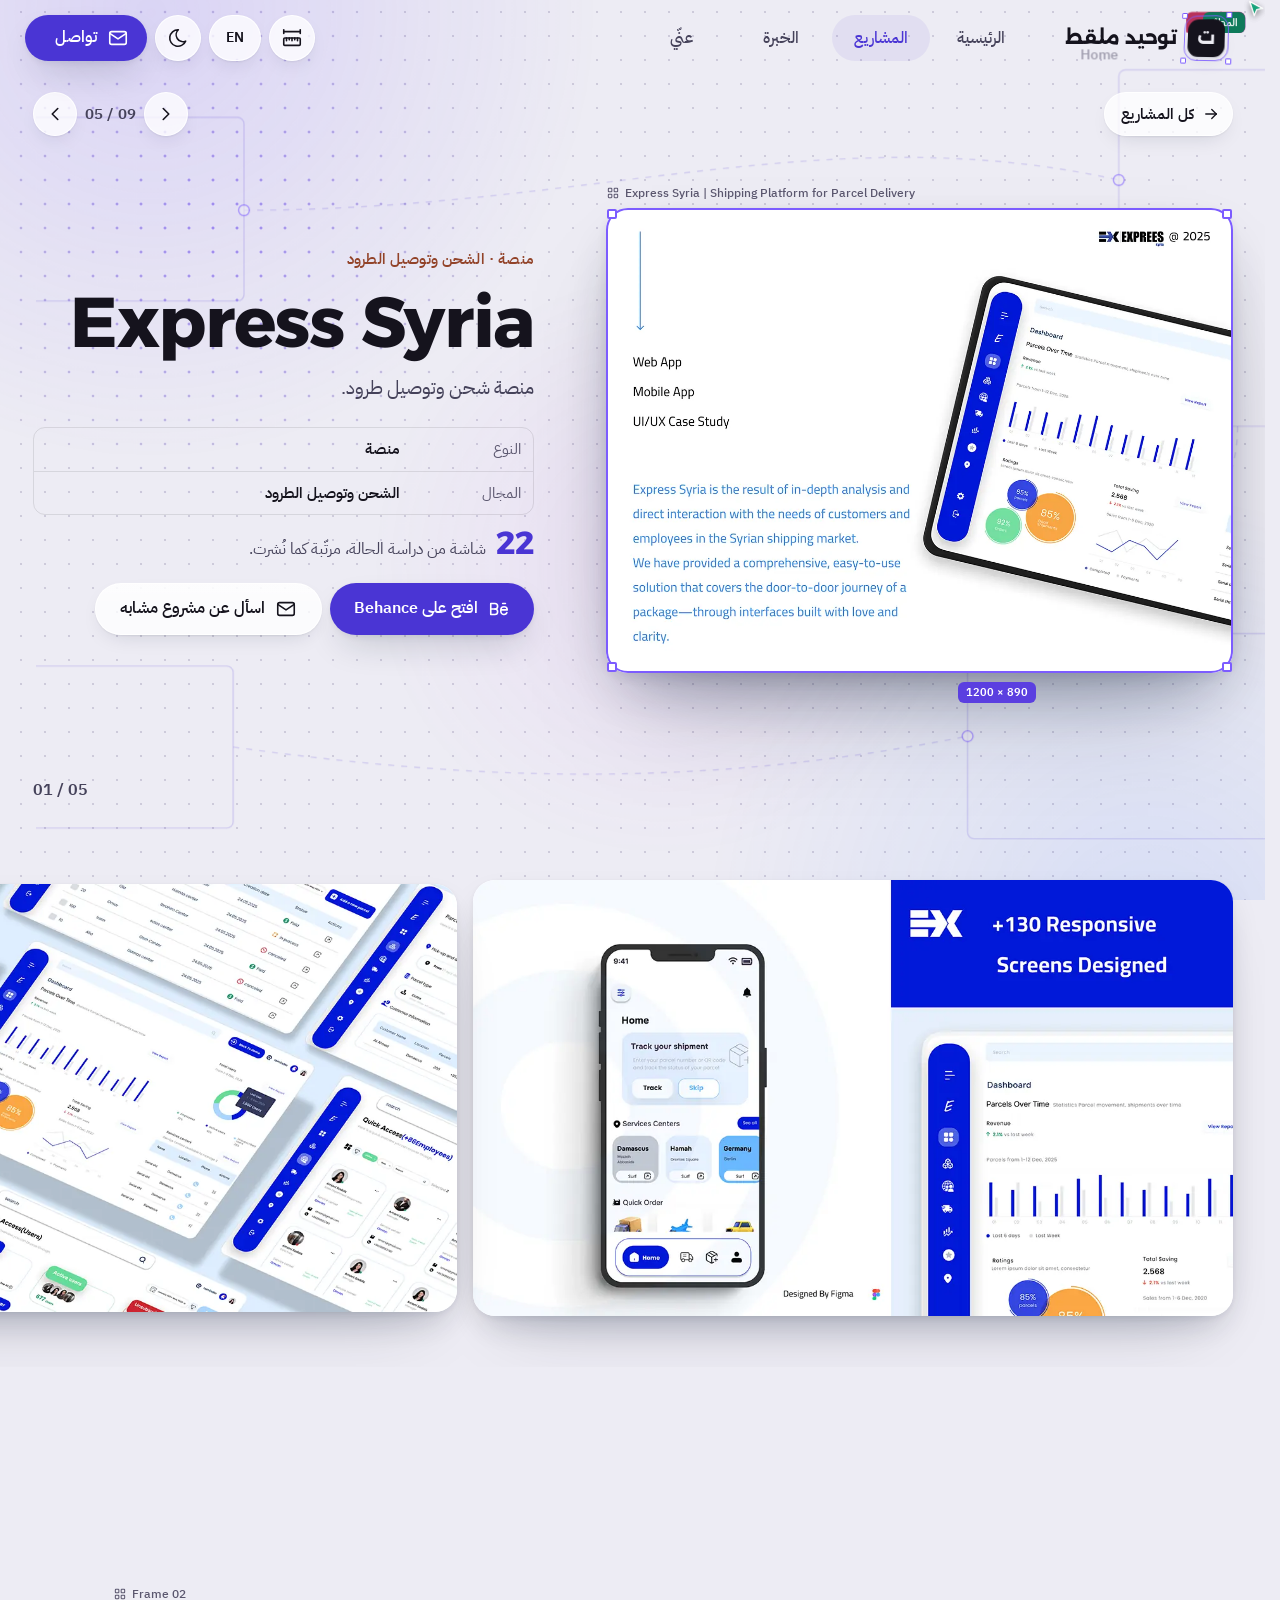
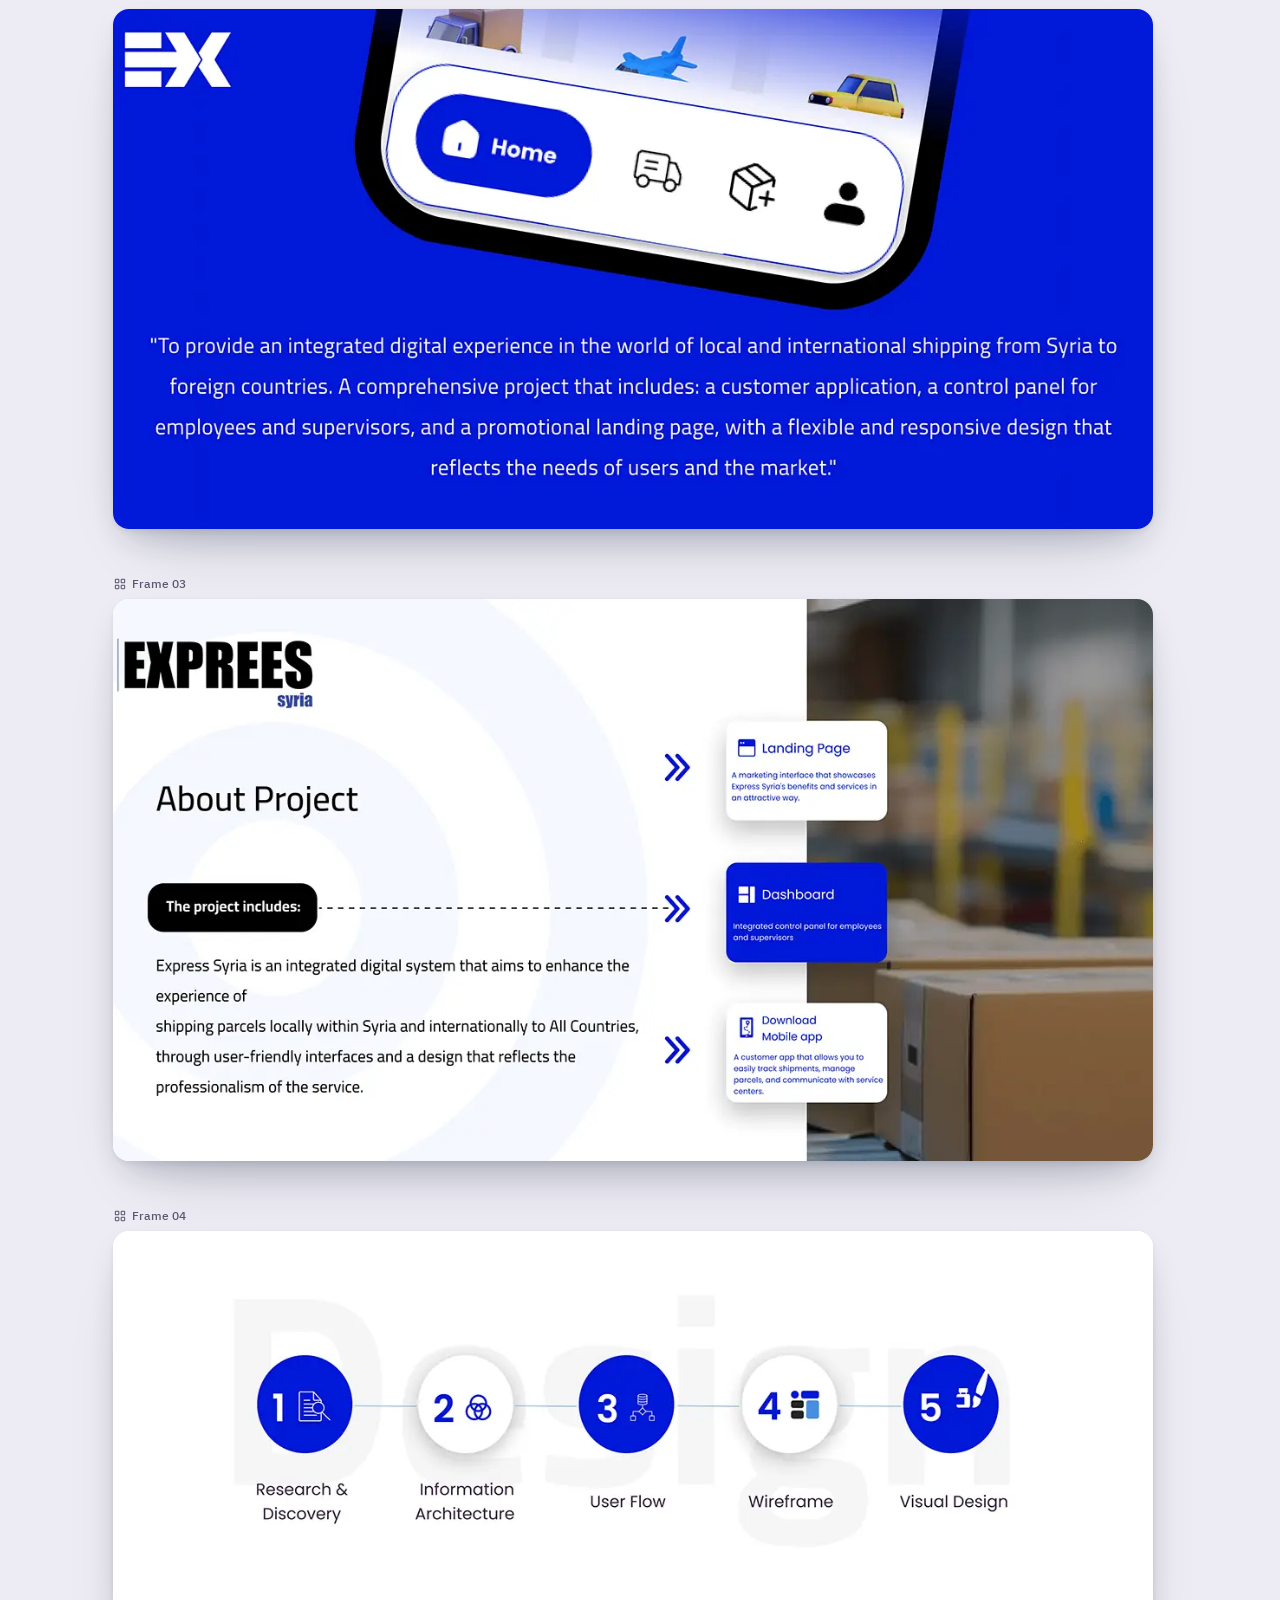
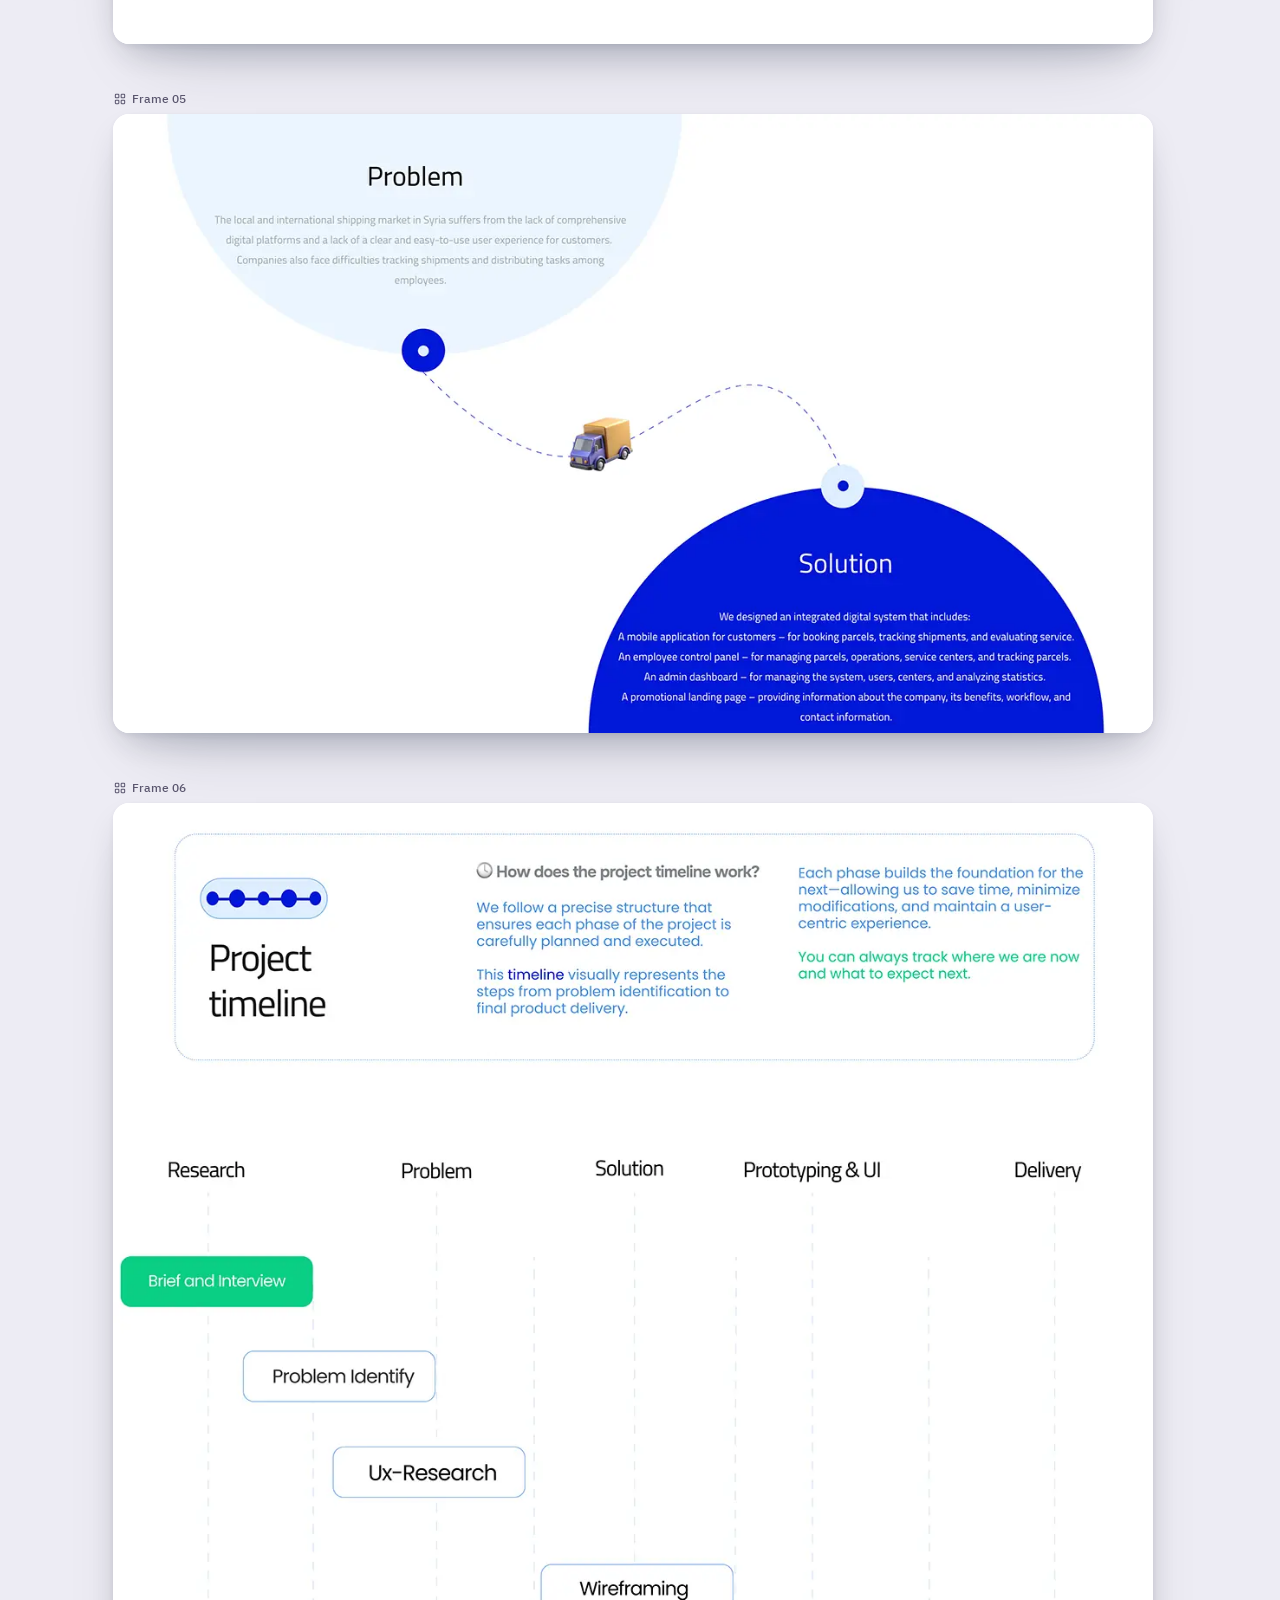
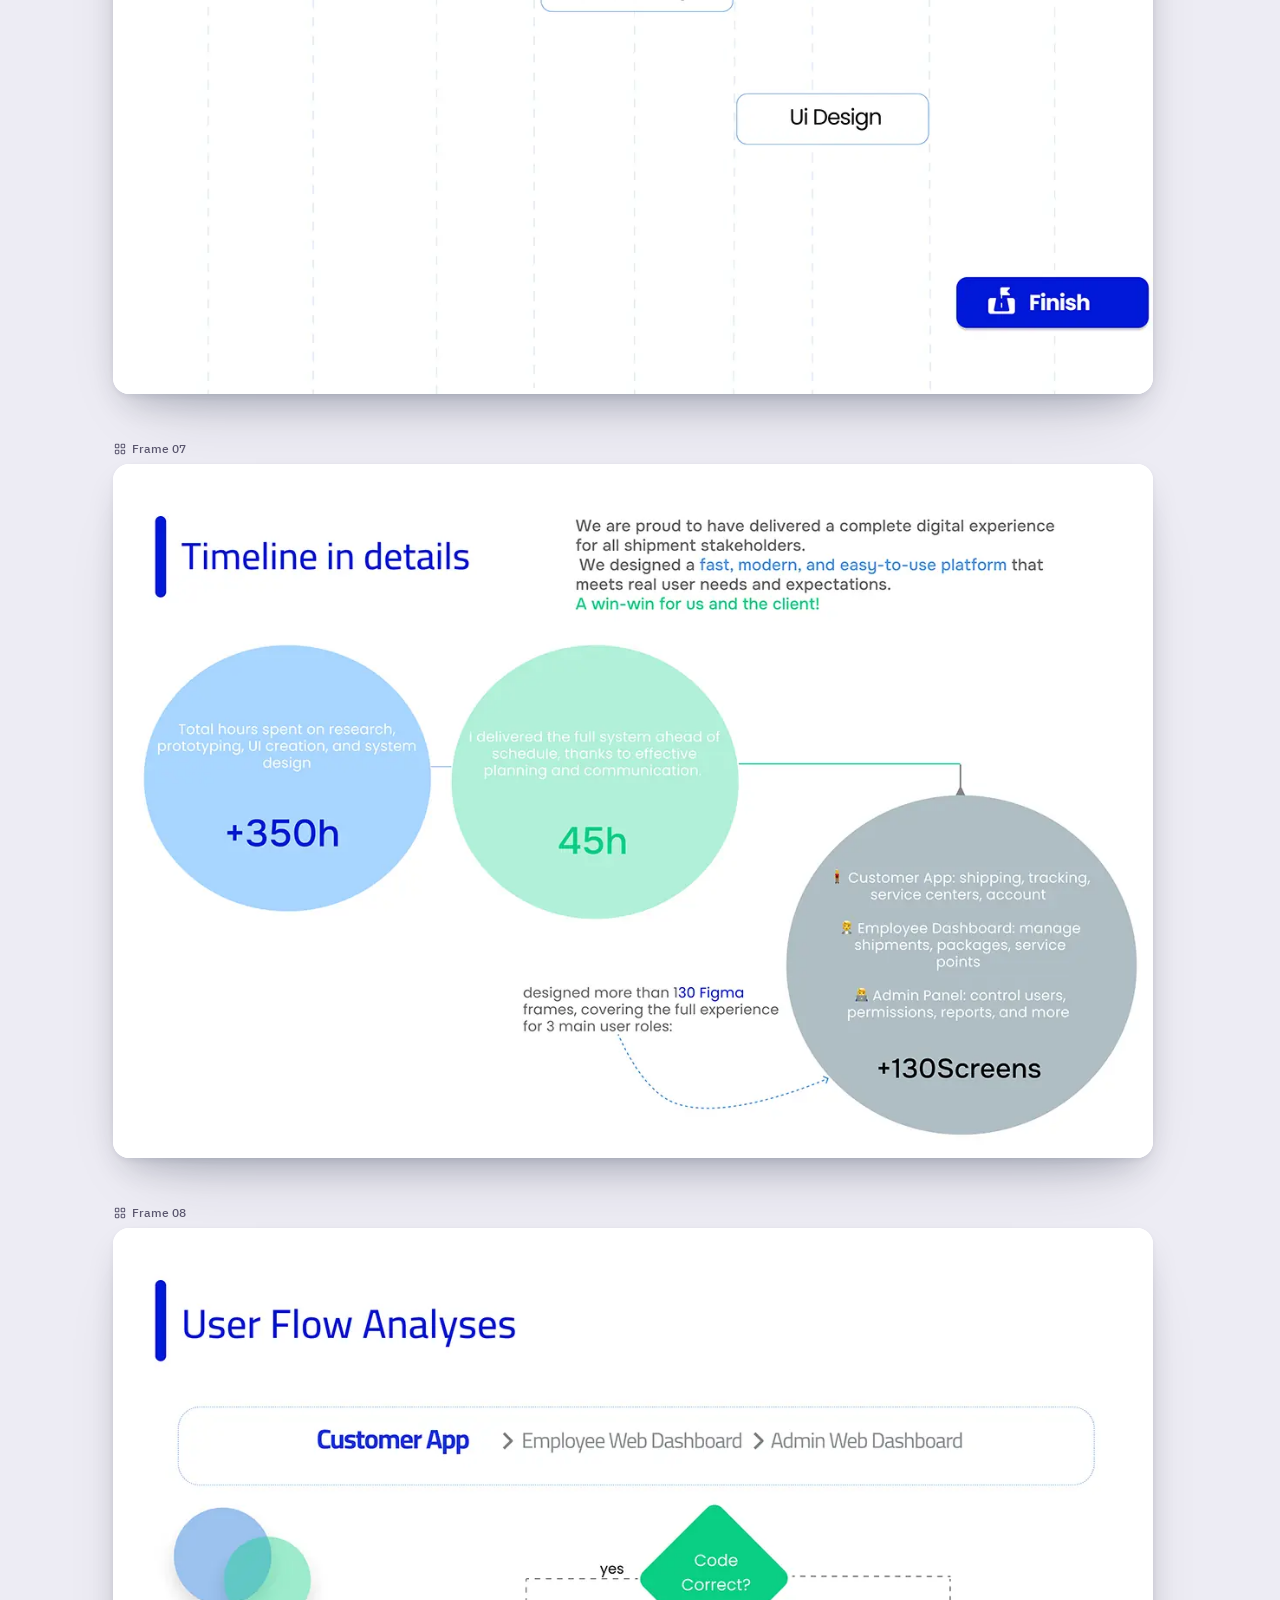
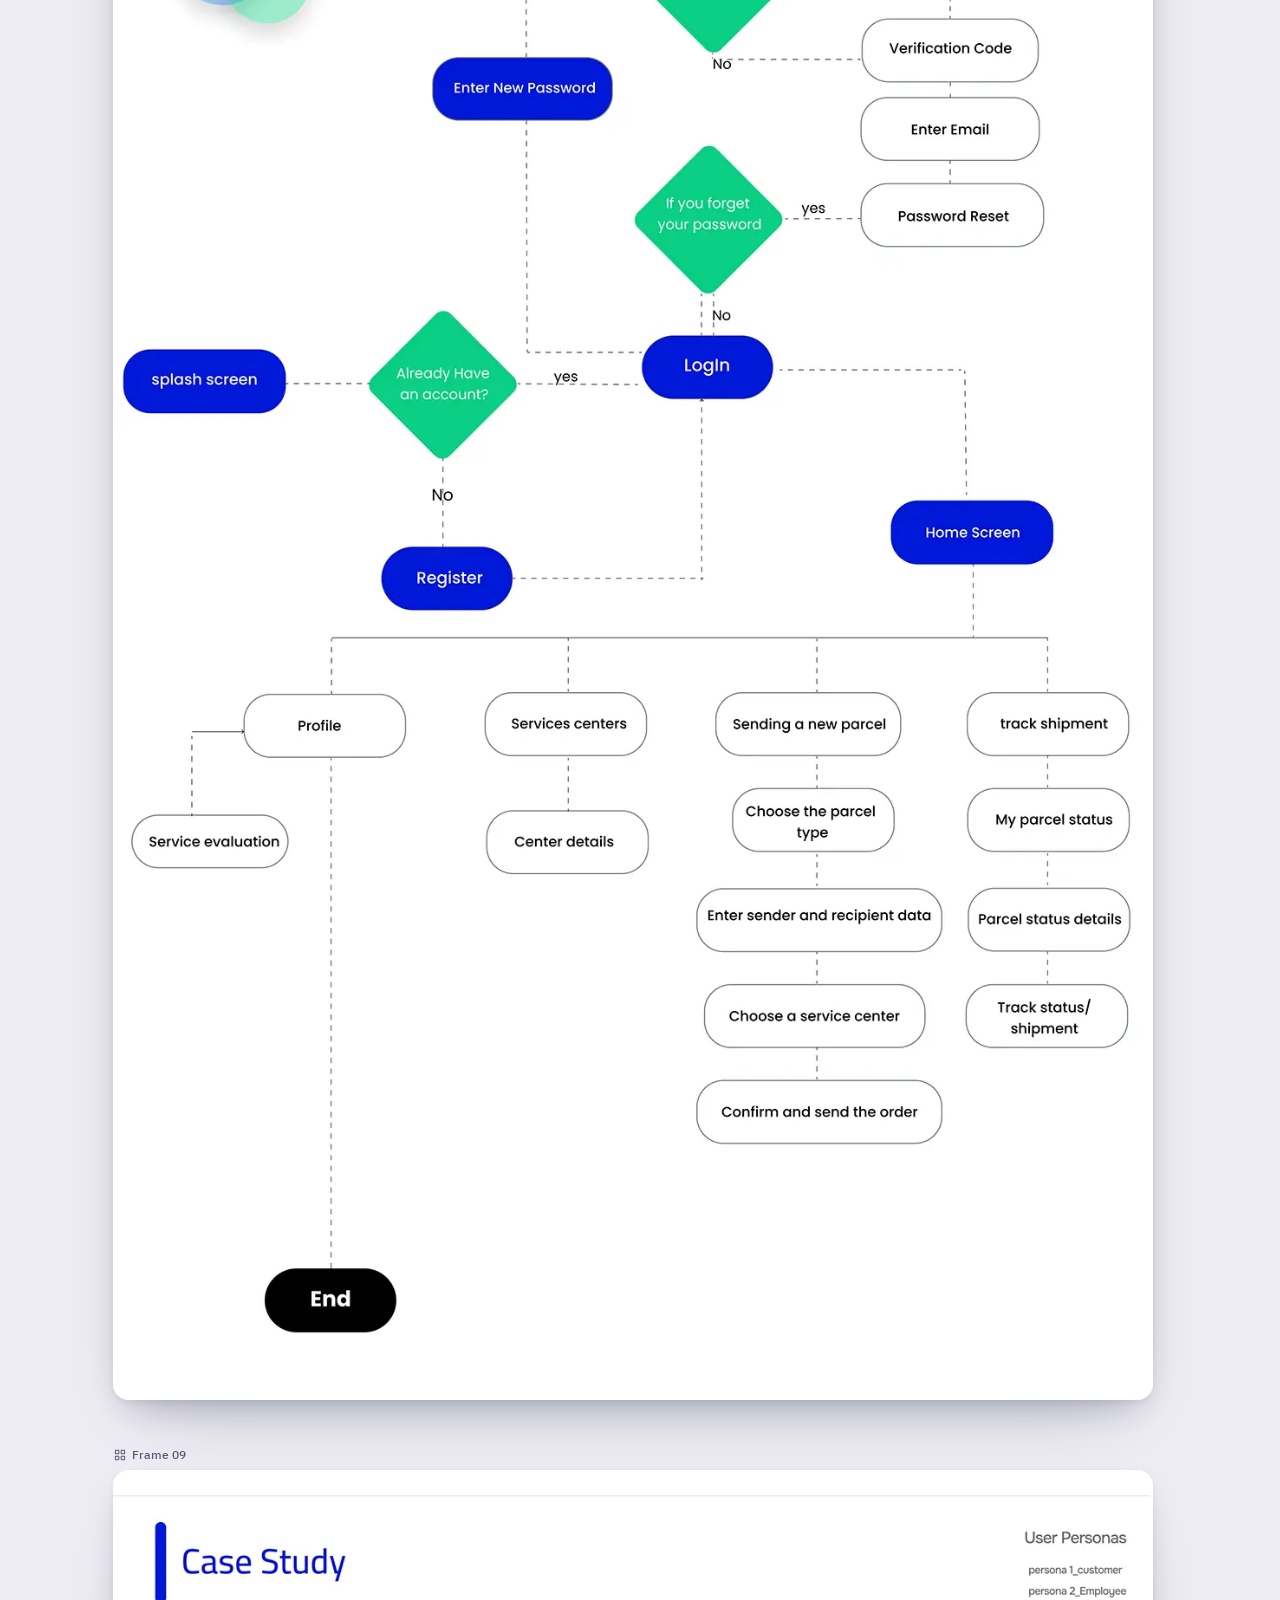
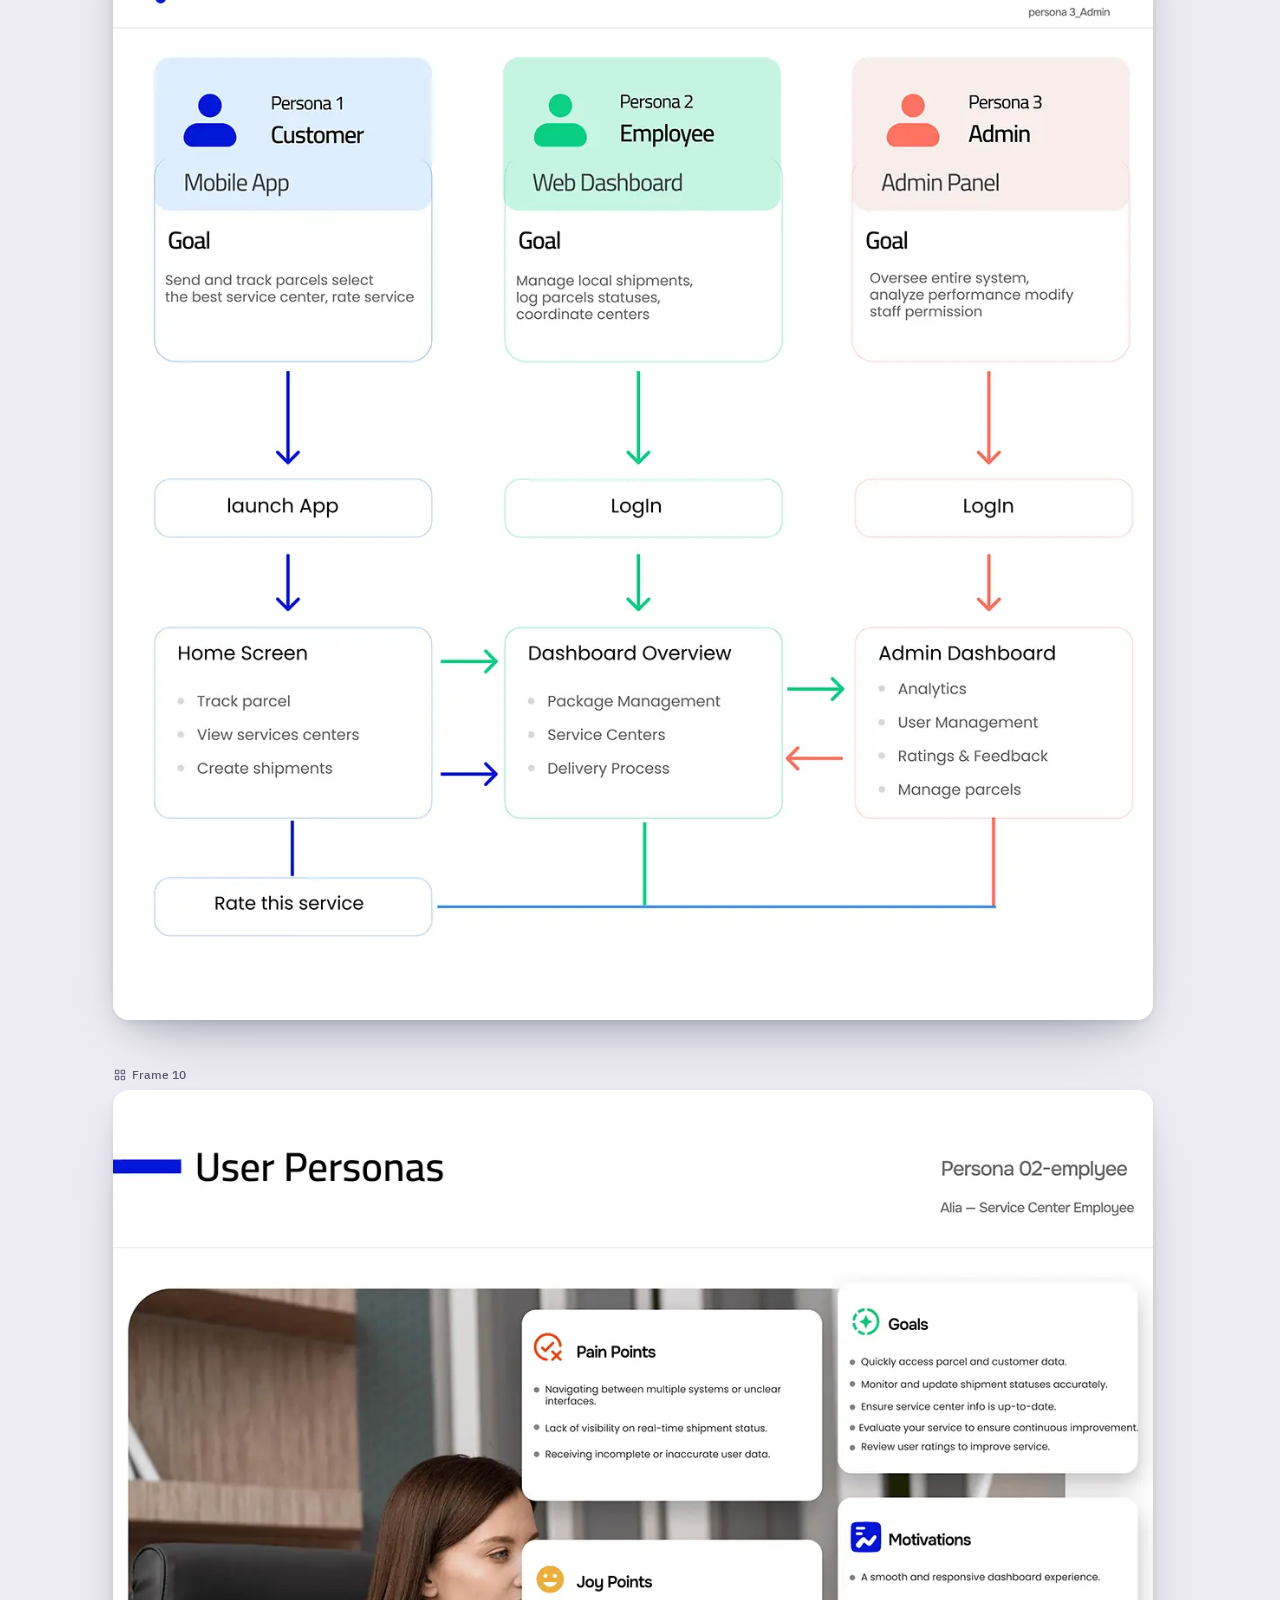
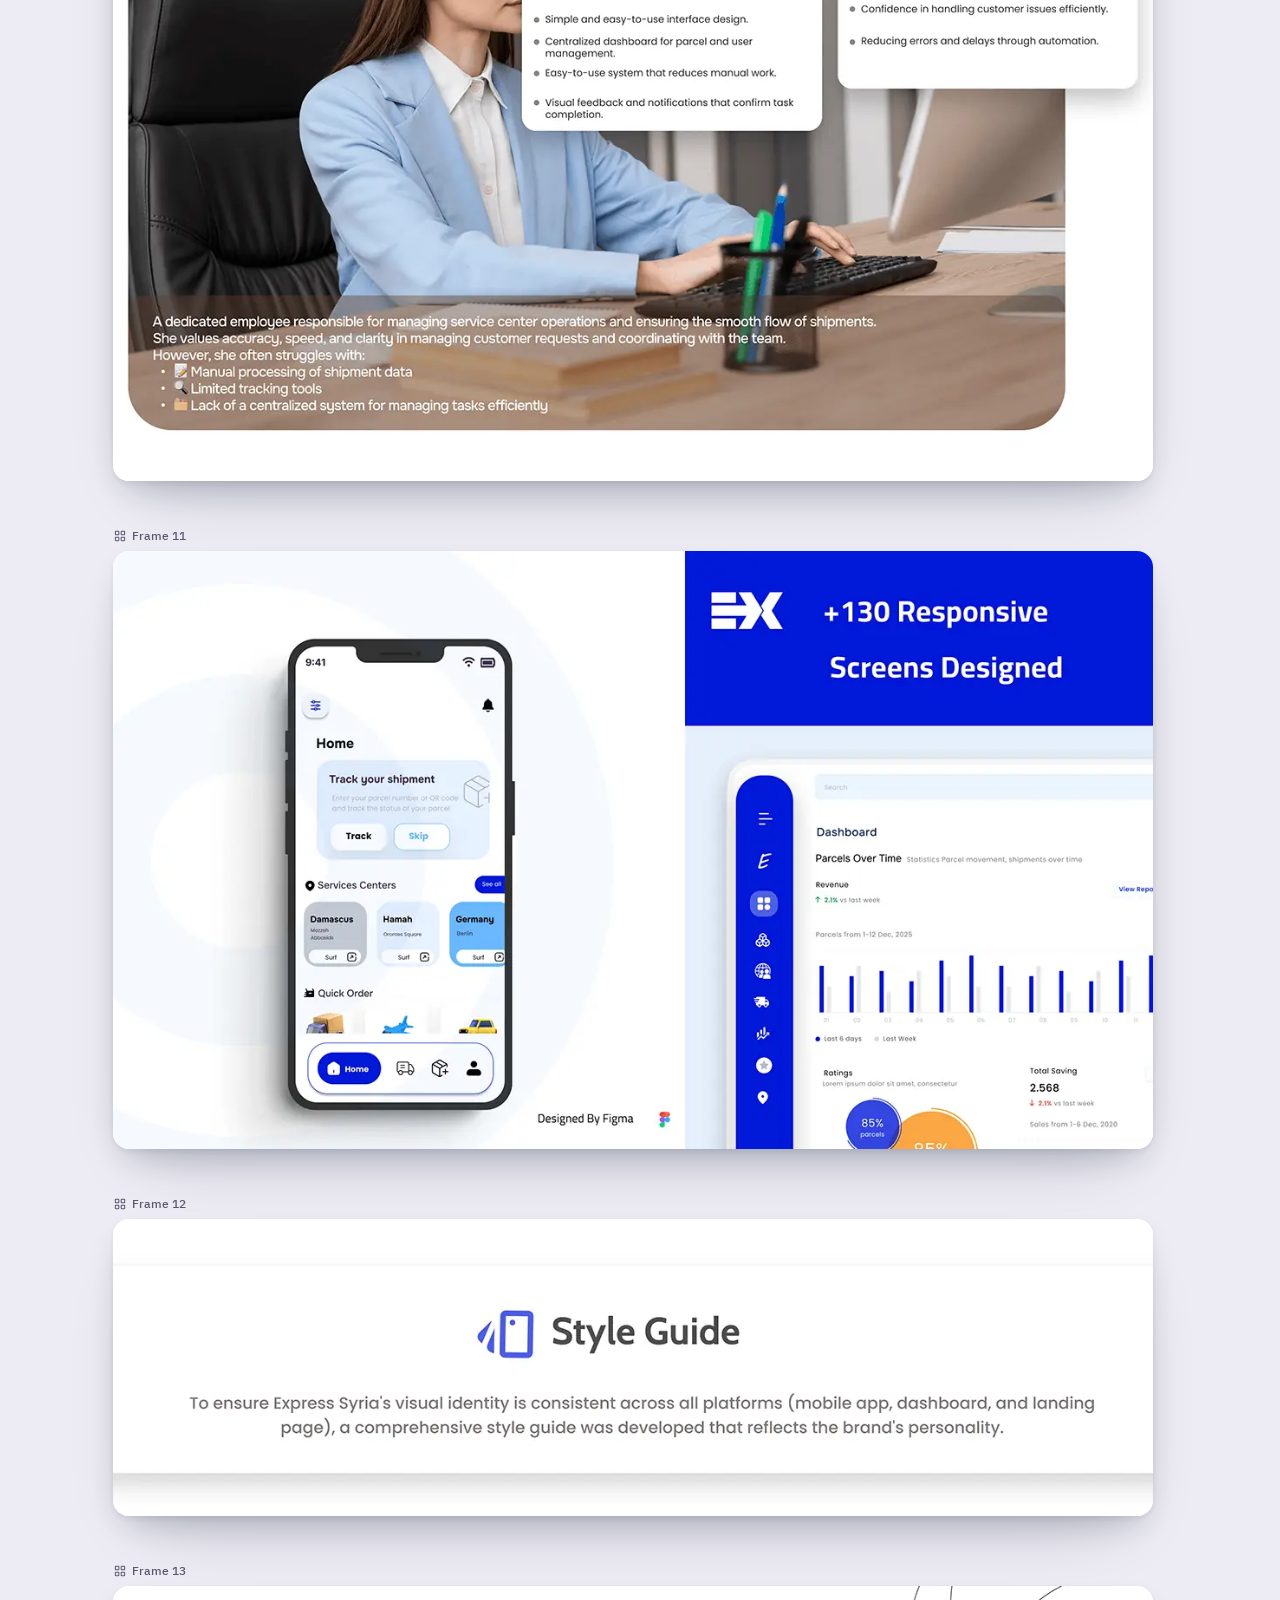
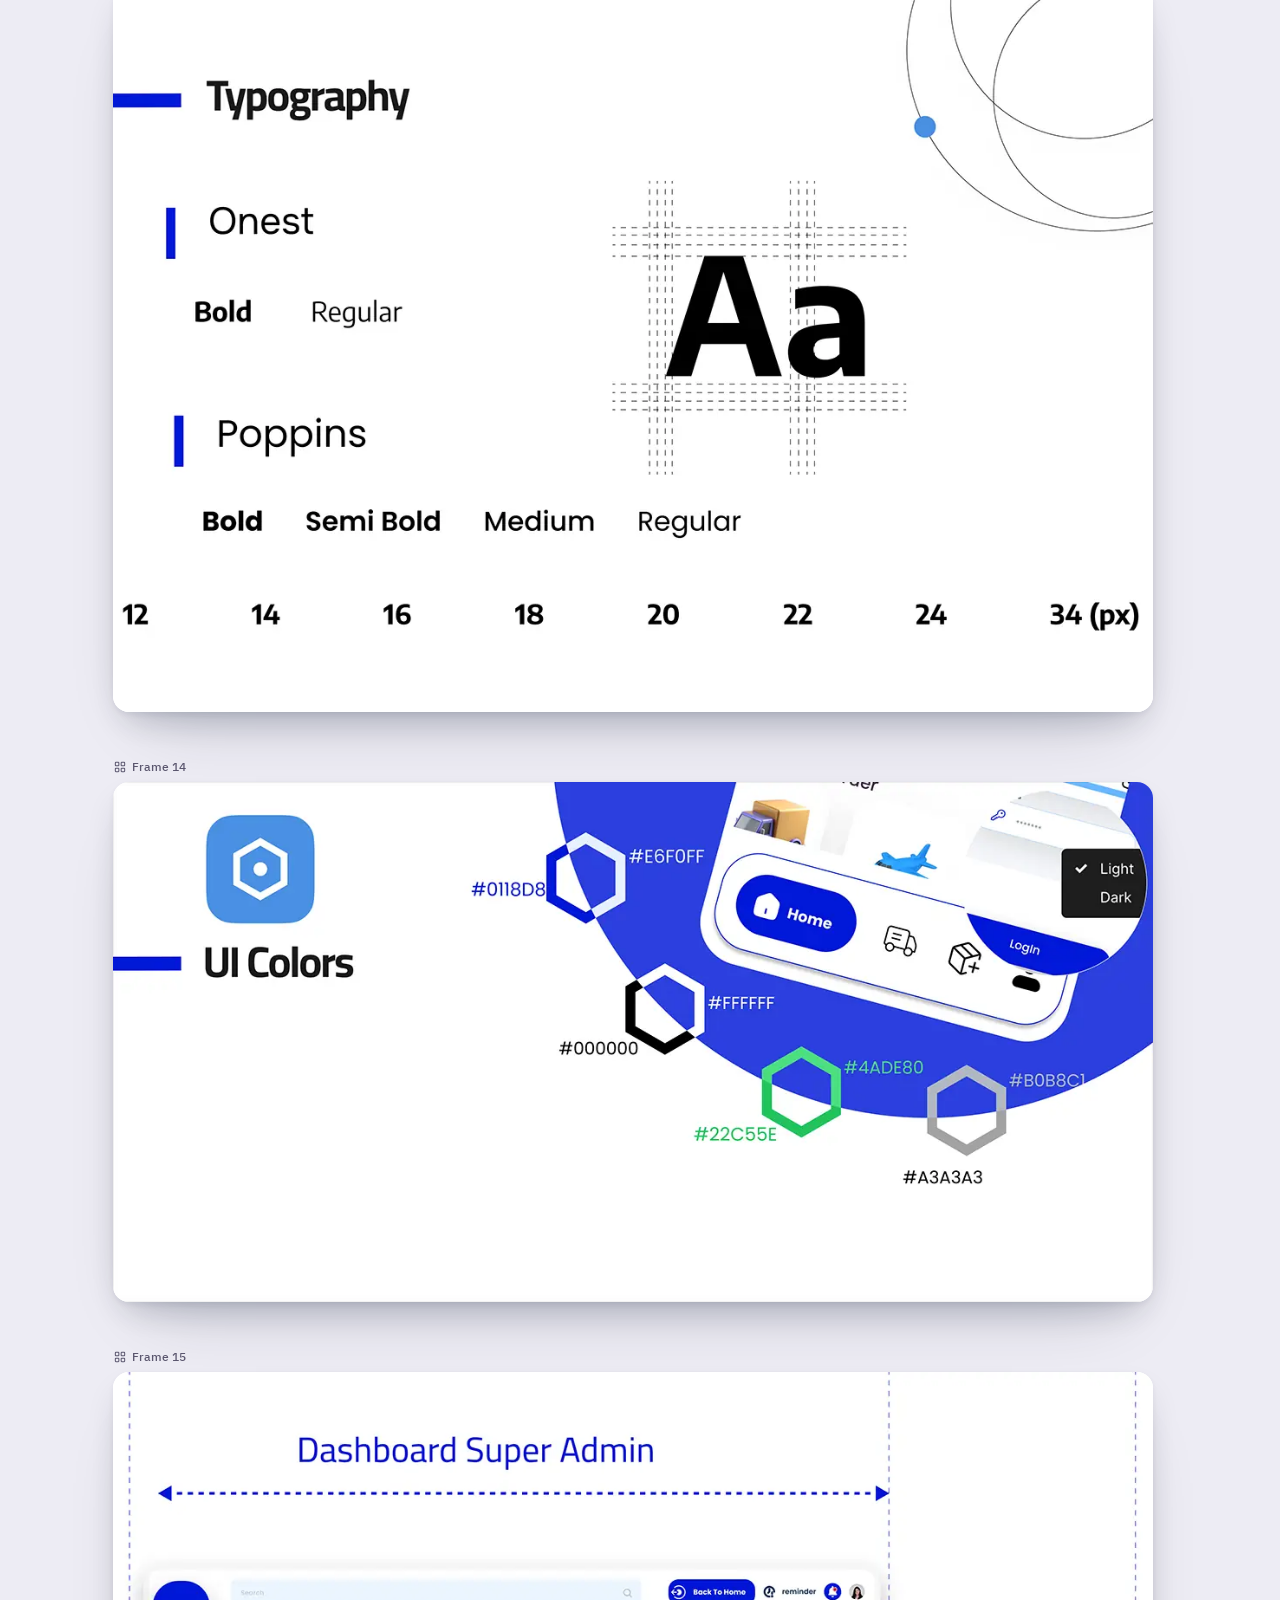
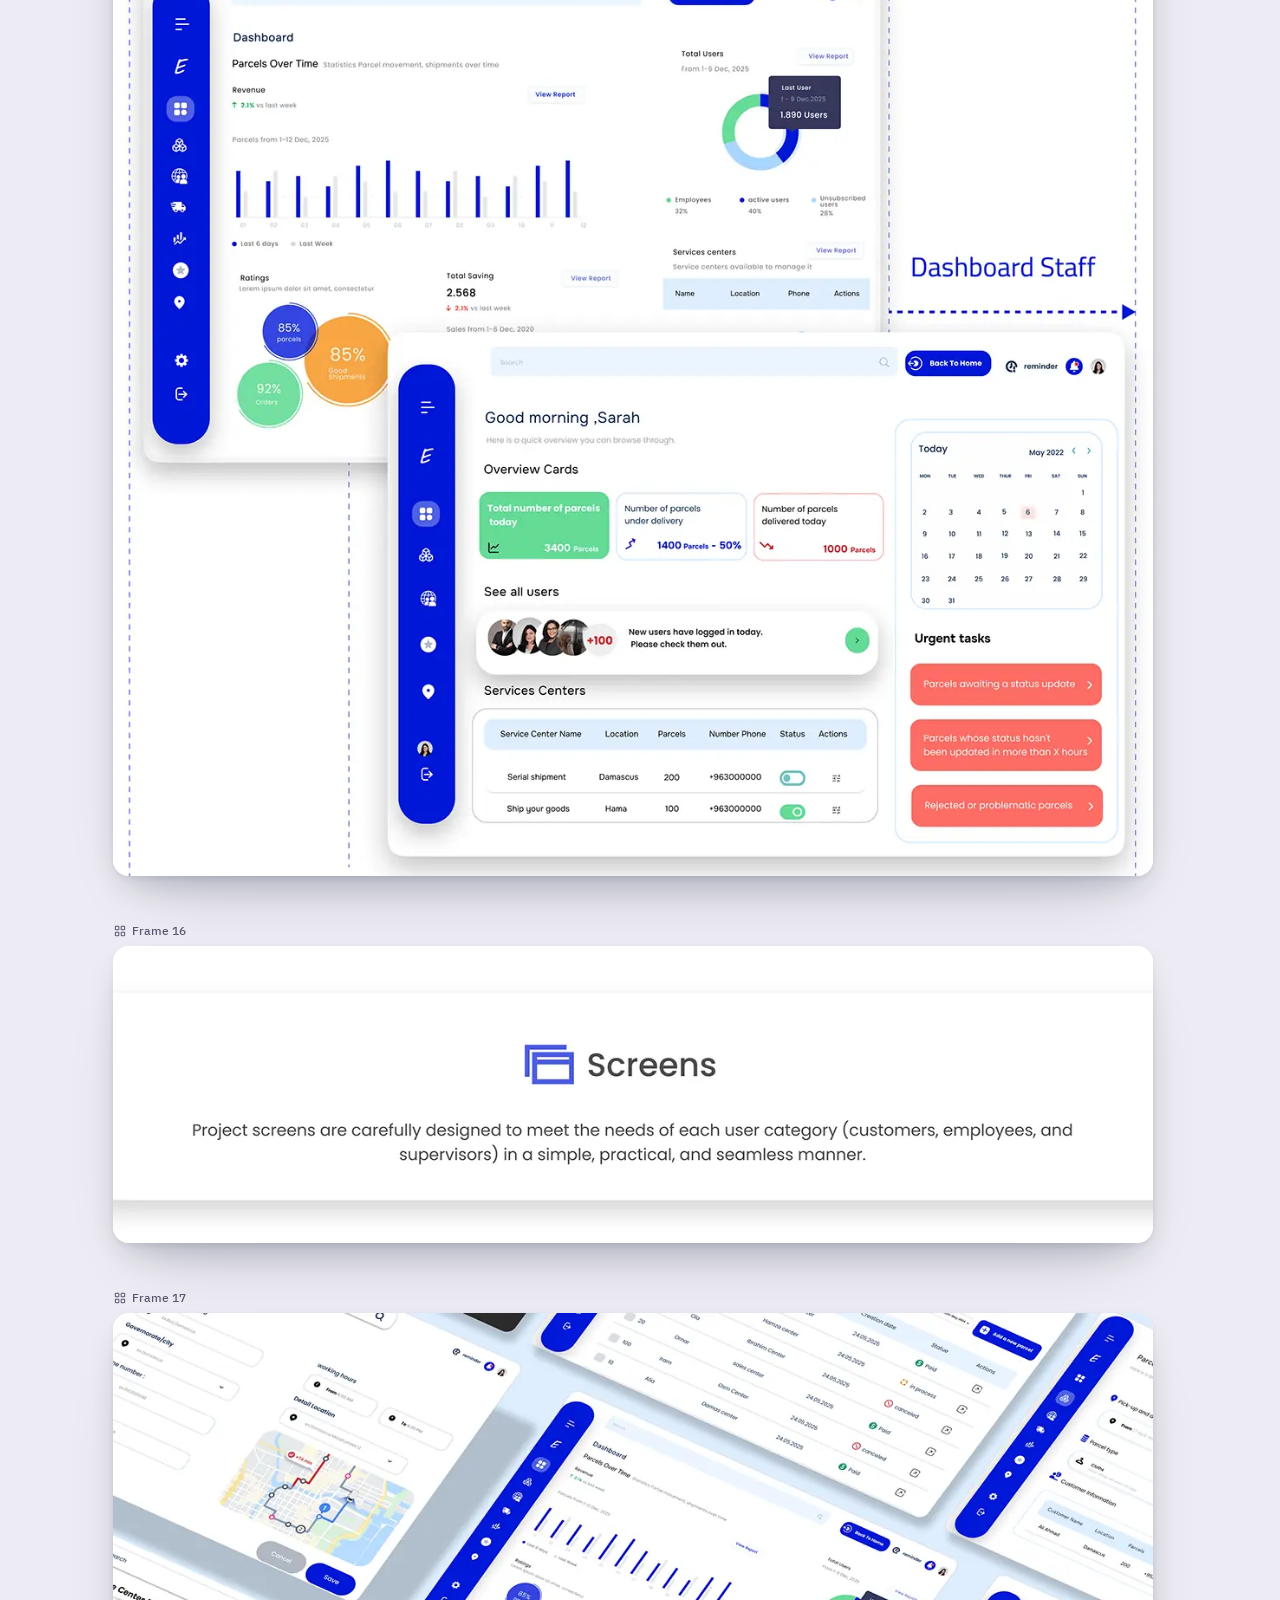
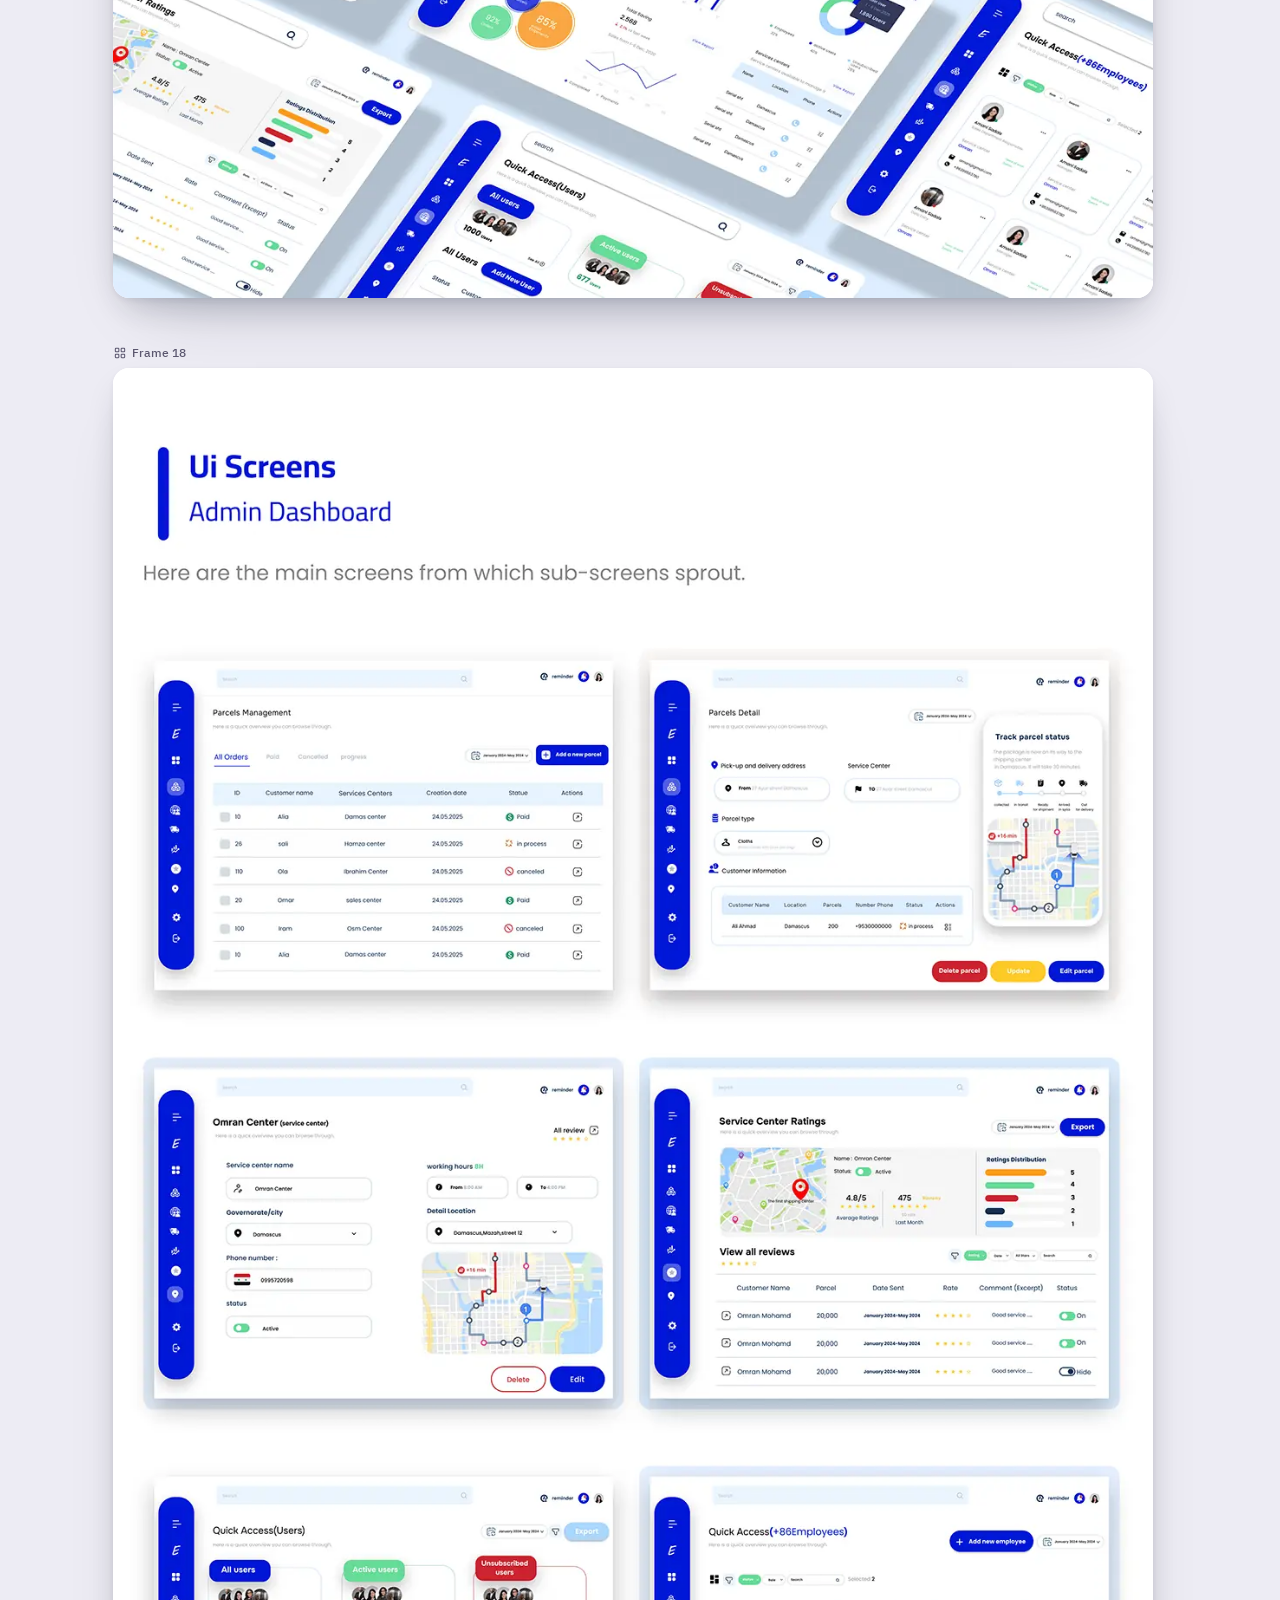
<file: project-express-syria.html>
<!doctype html>
<html lang="ar" dir="rtl" data-theme="light" data-title-ar="Express Syria، توحيد ملقط" data-title-en="Express Syria, Tawheed Malkat">
<head>
<meta charset="utf-8">
<meta name="viewport" content="width=device-width,initial-scale=1,viewport-fit=cover">
<title>Express Syria، توحيد ملقط</title>
<meta name="description" content="منصة شحن وتوصيل طرود. من أعمال توحيد ملقط، مصممة المنتجات. A shipping platform for parcel delivery. Product design by Tawheed Malkat.">
<meta name="robots" content="noindex,follow">
<link rel="canonical" href="https://nouraldeentofi.github.io/tawheed-malkat/project-express-syria.html">
<meta name="color-scheme" content="light dark">
<meta name="theme-color" id="metaTheme" content="#ECEEF1">
<script>(function(){try{var r=document.documentElement,t=localStorage.getItem('tm-theme'),l=localStorage.getItem('tm-lang');if(t==='dark')r.dataset.theme='dark';if(l==='en'){r.lang='en';r.dir='ltr';document.title=r.dataset.titleEn}}catch(e){}})();</script>
<link rel="preload" href="assets/fonts/alexandria-arabic-800-normal.woff2" as="font" type="font/woff2" crossorigin><link rel="preload" href="assets/fonts/alexandria-arabic-700-normal.woff2" as="font" type="font/woff2" crossorigin><link rel="preload" href="assets/fonts/alexandria-latin-800-normal.woff2" as="font" type="font/woff2" crossorigin><link rel="preload" href="assets/fonts/alexandria-latin-700-normal.woff2" as="font" type="font/woff2" crossorigin><link rel="preload" href="assets/fonts/ibm-plex-sans-arabic-arabic-400-normal.woff2" as="font" type="font/woff2" crossorigin><link rel="preload" href="assets/fonts/ibm-plex-sans-arabic-arabic-500-normal.woff2" as="font" type="font/woff2" crossorigin><link rel="preload" href="assets/fonts/ibm-plex-sans-arabic-arabic-600-normal.woff2" as="font" type="font/woff2" crossorigin><link rel="preload" href="assets/fonts/ibm-plex-sans-arabic-latin-400-normal.woff2" as="font" type="font/woff2" crossorigin><link rel="preload" href="assets/fonts/ibm-plex-sans-arabic-latin-600-normal.woff2" as="font" type="font/woff2" crossorigin>
<link rel="stylesheet" href="assets/css/site.css">
<link rel="icon" href="assets/img/favicon.svg" type="image/svg+xml">
<link rel="apple-touch-icon" href="assets/img/apple-touch-icon.png">
<meta property="og:type" content="profile"><meta property="og:url" content="https://nouraldeentofi.github.io/tawheed-malkat/project-express-syria.html"><meta property="og:title" content="Express Syria، توحيد ملقط · Express Syria, Tawheed Malkat">
<meta property="og:description" content="منصة شحن وتوصيل طرود. من أعمال توحيد ملقط، مصممة المنتجات."><meta property="og:image" content="https://nouraldeentofi.github.io/tawheed-malkat/assets/img/projects/express-syria/card.webp"><meta property="og:image:width" content="1200"><meta property="og:image:height" content="630">
<meta property="og:locale" content="ar_AR"><meta property="og:locale:alternate" content="en_US"><meta name="twitter:card" content="summary_large_image">
<script type="application/ld+json">{"@context": "https://schema.org", "@graph": [{"@type": "Person", "@id": "https://nouraldeentofi.github.io/tawheed-malkat/#person", "name": "Tawheed Malkat", "alternateName": ["Tawheed Malkat", "Tawheed Malqat", "Tawhid Malka", "Tawheed Malka", "Tawhid Malkat", "Tawheed Malkat UI/UX", "Tawheed Malkat Product Designer", "توحيد ملقط", "توحيد ملقط مصممة", "م. توحيد ملقط", "Eng. Tawheed Malkat"], "givenName": "Tawheed", "familyName": "Malkat", "gender": "Female", "jobTitle": "Senior Product Designer", "description": "Senior product designer (UI/UX) and informatics engineer from Damascus, Syria, with 4+ years designing web and mobile products. مصممة منتجات ومهندسة معلوماتية من دمشق.", "email": "mailto:tawhidmalka0@gmail.com", "telephone": "+963995720598", "url": "https://nouraldeentofi.github.io/tawheed-malkat/", "address": {"@type": "PostalAddress", "addressLocality": "Damascus", "addressCountry": "SY"}, "alumniOf": {"@type": "CollegeOrUniversity", "name": "Damascus University", "alternateName": "جامعة دمشق"}, "hasCredential": {"@type": "EducationalOccupationalCredential", "credentialCategory": "degree", "name": "Informatics Engineering, Networks and Information Systems (2017–2022)", "recognizedBy": {"@type": "CollegeOrUniversity", "name": "Damascus University"}}, "worksFor": [{"@type": "Organization", "name": "Menuva"}, {"@type": "Organization", "name": "Qawaem Mohasib"}, {"@type": "Organization", "name": "NexLead"}], "hasOccupation": {"@type": "Occupation", "name": "Product Designer", "alternateName": ["Senior Product Designer", "Product Designer", "UI/UX Designer", "UX/UI Designer", "UX Designer", "UI Designer", "Interaction Designer", "Mobile app designer", "Web designer", "Informatics Engineer", "مصممة منتجات", "مصممة منتجات أولى", "مصممة UI/UX", "مصممة تجربة المستخدم", "مصممة واجهات المستخدم", "مصممة تطبيقات ومواقع", "مهندسة معلوماتية"], "occupationLocation": {"@type": "City", "name": "Damascus"}, "skills": "Product Strategy, UX Strategy, Design Thinking, Product Discovery, Feature Definition, MVP Design, User Stories, User Research, User Flows, Information Architecture, Journey Mapping, Usability Testing, Requirements Analysis, Visual Design, Interaction Design, Prototyping, Responsive Design, Design Systems, Component Libraries, Accessibility, HTML, CSS, Flutter / Dart, REST APIs, Provider, Bloc, GetX, Git, Linux, Agile / Scrum, Figma, FigJam, Adobe XD, Photoshop, Illustrator, Hotjar, Typeform, Google Forms, Jira, Trello, AI tools"}, "knowsAbout": ["Product design", "UX design", "UI design", "User research", "Design systems", "Prototyping", "Information architecture", "Usability testing", "Accessibility", "Mobile app design", "Web design", "Flutter", "Figma", "تصميم تجربة المستخدم", "تصميم واجهات المستخدم"], "knowsLanguage": [{"@type": "Language", "name": "Arabic", "alternateName": "ar"}, {"@type": "Language", "name": "English", "alternateName": "en"}], "sameAs": ["https://www.behance.net/tawheedmalqatUI-UX", "https://www.linkedin.com/in/tawheed-malkat/"]}, {"@type": "WebSite", "@id": "https://nouraldeentofi.github.io/tawheed-malkat/#site", "url": "https://nouraldeentofi.github.io/tawheed-malkat/", "name": "Tawheed Malkat · توحيد ملقط", "inLanguage": ["ar", "en"], "publisher": {"@id": "https://nouraldeentofi.github.io/tawheed-malkat/#person"}}, {"@type": "WebPage", "url": "https://nouraldeentofi.github.io/tawheed-malkat/project-express-syria.html", "isPartOf": {"@id": "https://nouraldeentofi.github.io/tawheed-malkat/#site"}, "mainEntity": {"@id": "https://nouraldeentofi.github.io/tawheed-malkat/#person"}, "inLanguage": ["ar", "en"]}, {"@type": "CreativeWork", "name": "Express Syria | Shipping Platform for Parcel Delivery", "url": "https://nouraldeentofi.github.io/tawheed-malkat/project-express-syria.html", "sameAs": "https://www.behance.net/gallery/227857657/Express-Syria-Shipping-Platform-for-Parcel-Delivery", "creator": {"@id": "https://nouraldeentofi.github.io/tawheed-malkat/#person"}, "image": "https://nouraldeentofi.github.io/tawheed-malkat/assets/img/projects/express-syria/00.webp", "description": "A shipping platform for parcel delivery"}]}</script>
</head>
<body>
<a class="skip" href="#main"><span data-l="ar">تخطَّ إلى المحتوى</span><span data-l="en" lang="en">Skip to content</span></a>
<svg class="sprite" aria-hidden="true" xmlns="http://www.w3.org/2000/svg"><symbol id="i-arrow-left" viewBox="0 0 24 24" fill="none" stroke="currentColor" stroke-width="1.75" stroke-linecap="round" stroke-linejoin="round"><path stroke="none" d="M0 0h24v24H0z" fill="none" />
  <path d="M5 12l14 0" />
  <path d="M5 12l6 6" />
  <path d="M5 12l6 -6" /></symbol><symbol id="i-arrow-right" viewBox="0 0 24 24" fill="none" stroke="currentColor" stroke-width="1.75" stroke-linecap="round" stroke-linejoin="round"><path stroke="none" d="M0 0h24v24H0z" fill="none" />
  <path d="M5 12l14 0" />
  <path d="M13 18l6 -6" />
  <path d="M13 6l6 6" /></symbol><symbol id="i-arrow-up-right" viewBox="0 0 24 24" fill="none" stroke="currentColor" stroke-width="1.75" stroke-linecap="round" stroke-linejoin="round"><path stroke="none" d="M0 0h24v24H0z" fill="none" />
  <path d="M17 7l-10 10" />
  <path d="M8 7l9 0l0 9" /></symbol><symbol id="i-brand-behance" viewBox="0 0 24 24" fill="none" stroke="currentColor" stroke-width="1.75" stroke-linecap="round" stroke-linejoin="round"><path stroke="none" d="M0 0h24v24H0z" fill="none" />
  <path d="M3 18v-12h4.5a3 3 0 0 1 0 6a3 3 0 0 1 0 6h-4.5" />
  <path d="M3 12l4.5 0" />
  <path d="M14 13h7a3.5 3.5 0 0 0 -7 0v2a3.5 3.5 0 0 0 6.64 1" />
  <path d="M16 6l3 0" /></symbol><symbol id="i-brand-linkedin" viewBox="0 0 24 24" fill="none" stroke="currentColor" stroke-width="1.75" stroke-linecap="round" stroke-linejoin="round"><path stroke="none" d="M0 0h24v24H0z" fill="none" />
  <path d="M8 11v5" />
  <path d="M8 8v.01" />
  <path d="M12 16v-5" />
  <path d="M16 16v-3a2 2 0 1 0 -4 0" />
  <path d="M3 7a4 4 0 0 1 4 -4h10a4 4 0 0 1 4 4v10a4 4 0 0 1 -4 4h-10a4 4 0 0 1 -4 -4l0 -10" /></symbol><symbol id="i-brand-whatsapp" viewBox="0 0 24 24" fill="none" stroke="currentColor" stroke-width="1.75" stroke-linecap="round" stroke-linejoin="round"><path stroke="none" d="M0 0h24v24H0z" fill="none" />
  <path d="M3 21l1.65 -3.8a9 9 0 1 1 3.4 2.9l-5.05 .9" />
  <path d="M9 10a.5 .5 0 0 0 1 0v-1a.5 .5 0 0 0 -1 0v1a5 5 0 0 0 5 5h1a.5 .5 0 0 0 0 -1h-1a.5 .5 0 0 0 0 1" /></symbol><symbol id="i-briefcase" viewBox="0 0 24 24" fill="none" stroke="currentColor" stroke-width="1.75" stroke-linecap="round" stroke-linejoin="round"><path stroke="none" d="M0 0h24v24H0z" fill="none" />
  <path d="M3 9a2 2 0 0 1 2 -2h14a2 2 0 0 1 2 2v9a2 2 0 0 1 -2 2h-14a2 2 0 0 1 -2 -2l0 -9" />
  <path d="M8 7v-2a2 2 0 0 1 2 -2h4a2 2 0 0 1 2 2v2" />
  <path d="M12 12l0 .01" />
  <path d="M3 13a20 20 0 0 0 18 0" /></symbol><symbol id="i-check" viewBox="0 0 24 24" fill="none" stroke="currentColor" stroke-width="1.75" stroke-linecap="round" stroke-linejoin="round"><path stroke="none" d="M0 0h24v24H0z" fill="none" />
  <path d="M5 12l5 5l10 -10" /></symbol><symbol id="i-chevron-down" viewBox="0 0 24 24" fill="none" stroke="currentColor" stroke-width="1.75" stroke-linecap="round" stroke-linejoin="round"><path stroke="none" d="M0 0h24v24H0z" fill="none" />
  <path d="M6 9l6 6l6 -6" /></symbol><symbol id="i-chevron-left" viewBox="0 0 24 24" fill="none" stroke="currentColor" stroke-width="1.75" stroke-linecap="round" stroke-linejoin="round"><path stroke="none" d="M0 0h24v24H0z" fill="none" />
  <path d="M15 6l-6 6l6 6" /></symbol><symbol id="i-chevron-right" viewBox="0 0 24 24" fill="none" stroke="currentColor" stroke-width="1.75" stroke-linecap="round" stroke-linejoin="round"><path stroke="none" d="M0 0h24v24H0z" fill="none" />
  <path d="M9 6l6 6l-6 6" /></symbol><symbol id="i-click" viewBox="0 0 24 24" fill="none" stroke="currentColor" stroke-width="1.75" stroke-linecap="round" stroke-linejoin="round"><path d="M3 12l3 0"/><path d="M12 3l0 3"/><path d="M7.8 7.8l-2.2 -2.2"/><path d="M16.2 7.8l2.2 -2.2"/><path d="M7.8 16.2l-2.2 2.2"/><path d="M12 12l9 3l-4 2l-2 4l-3 -9"/></symbol><symbol id="i-clock" viewBox="0 0 24 24" fill="none" stroke="currentColor" stroke-width="1.75" stroke-linecap="round" stroke-linejoin="round"><path stroke="none" d="M0 0h24v24H0z" fill="none" />
  <path d="M3 12a9 9 0 1 0 18 0a9 9 0 0 0 -18 0" />
  <path d="M12 7v5l3 3" /></symbol><symbol id="i-components" viewBox="0 0 24 24" fill="none" stroke="currentColor" stroke-width="1.75" stroke-linecap="round" stroke-linejoin="round"><path stroke="none" d="M0 0h24v24H0z" fill="none" />
  <path d="M3 12l3 3l3 -3l-3 -3l-3 3" />
  <path d="M15 12l3 3l3 -3l-3 -3l-3 3" />
  <path d="M9 6l3 3l3 -3l-3 -3l-3 3" />
  <path d="M9 18l3 3l3 -3l-3 -3l-3 3" /></symbol><symbol id="i-copy" viewBox="0 0 24 24" fill="none" stroke="currentColor" stroke-width="1.75" stroke-linecap="round" stroke-linejoin="round"><path stroke="none" d="M0 0h24v24H0z" fill="none" />
  <path d="M7 9.667a2.667 2.667 0 0 1 2.667 -2.667h8.666a2.667 2.667 0 0 1 2.667 2.667v8.666a2.667 2.667 0 0 1 -2.667 2.667h-8.666a2.667 2.667 0 0 1 -2.667 -2.667l0 -8.666" />
  <path d="M4.012 16.737a2.005 2.005 0 0 1 -1.012 -1.737v-10c0 -1.1 .9 -2 2 -2h10c.75 0 1.158 .385 1.5 1" /></symbol><symbol id="i-device-mobile" viewBox="0 0 24 24" fill="none" stroke="currentColor" stroke-width="1.75" stroke-linecap="round" stroke-linejoin="round"><path stroke="none" d="M0 0h24v24H0z" fill="none" />
  <path d="M6 5a2 2 0 0 1 2 -2h8a2 2 0 0 1 2 2v14a2 2 0 0 1 -2 2h-8a2 2 0 0 1 -2 -2v-14" />
  <path d="M11 4h2" />
  <path d="M12 17v.01" /></symbol><symbol id="i-focus-2" viewBox="0 0 24 24" fill="none" stroke="currentColor" stroke-width="1.75" stroke-linecap="round" stroke-linejoin="round"><path stroke="none" d="M0 0h24v24H0z" fill="none" />
  <path d="M11.5 12a.5 .5 0 1 0 1 0a.5 .5 0 1 0 -1 0" fill="currentColor" />
  <path d="M5 12a7 7 0 1 0 14 0a7 7 0 1 0 -14 0" />
  <path d="M12 3l0 2" />
  <path d="M3 12l2 0" />
  <path d="M12 19l0 2" />
  <path d="M19 12l2 0" /></symbol><symbol id="i-hand-move" viewBox="0 0 24 24" fill="none" stroke="currentColor" stroke-width="1.75" stroke-linecap="round" stroke-linejoin="round"><path stroke="none" d="M0 0h24v24H0z" fill="none" />
  <path d="M8 13v-8.5a1.5 1.5 0 0 1 3 0v7.5" />
  <path d="M11 11.5v-2a1.5 1.5 0 0 1 3 0v2.5" />
  <path d="M14 10.5a1.5 1.5 0 0 1 3 0v1.5" />
  <path d="M17 11.5a1.5 1.5 0 0 1 3 0v4.5a6 6 0 0 1 -6 6h-2h.208a6 6 0 0 1 -5.012 -2.7l-.196 -.3c-.312 -.479 -1.407 -2.388 -3.286 -5.728a1.5 1.5 0 0 1 .536 -2.022a1.867 1.867 0 0 1 2.28 .28l1.47 1.47" />
  <path d="M2.541 5.594a13.487 13.487 0 0 1 2.46 -1.427" />
  <path d="M14 3.458c1.32 .354 2.558 .902 3.685 1.612" /></symbol><symbol id="i-heart-handshake" viewBox="0 0 24 24" fill="none" stroke="currentColor" stroke-width="1.75" stroke-linecap="round" stroke-linejoin="round"><path stroke="none" d="M0 0h24v24H0z" fill="none" />
  <path d="M19.5 12.572l-7.5 7.428l-7.5 -7.428a5 5 0 1 1 7.5 -6.566a5 5 0 1 1 7.5 6.572" />
  <path d="M12 6l-3.293 3.293a1 1 0 0 0 0 1.414l.543 .543c.69 .69 1.81 .69 2.5 0l1 -1a3.182 3.182 0 0 1 4.5 0l2.25 2.25" />
  <path d="M12.5 15.5l2 2" />
  <path d="M15 13l2 2" /></symbol><symbol id="i-home" viewBox="0 0 24 24" fill="none" stroke="currentColor" stroke-width="1.75" stroke-linecap="round" stroke-linejoin="round"><path stroke="none" d="M0 0h24v24H0z" fill="none" />
  <path d="M5 12l-2 0l9 -9l9 9l-2 0" />
  <path d="M5 12v7a2 2 0 0 0 2 2h10a2 2 0 0 0 2 -2v-7" />
  <path d="M9 21v-6a2 2 0 0 1 2 -2h2a2 2 0 0 1 2 2v6" /></symbol><symbol id="i-language" viewBox="0 0 24 24" fill="none" stroke="currentColor" stroke-width="1.75" stroke-linecap="round" stroke-linejoin="round"><path stroke="none" d="M0 0h24v24H0z" fill="none" />
  <path d="M9 6.371c0 4.418 -2.239 6.629 -5 6.629" />
  <path d="M4 6.371h7" />
  <path d="M5 9c0 2.144 2.252 3.908 6 4" />
  <path d="M12 20l4 -9l4 9" />
  <path d="M19.1 18h-6.2" />
  <path d="M6.694 3l.793 .582" /></symbol><symbol id="i-layers-intersect" viewBox="0 0 24 24" fill="none" stroke="currentColor" stroke-width="1.75" stroke-linecap="round" stroke-linejoin="round"><path stroke="none" d="M0 0h24v24H0z" fill="none" />
  <path d="M8 6a2 2 0 0 1 2 -2h8a2 2 0 0 1 2 2v8a2 2 0 0 1 -2 2h-8a2 2 0 0 1 -2 -2l0 -8" />
  <path d="M4 10a2 2 0 0 1 2 -2h8a2 2 0 0 1 2 2v8a2 2 0 0 1 -2 2h-8a2 2 0 0 1 -2 -2l0 -8" /></symbol><symbol id="i-layout-grid" viewBox="0 0 24 24" fill="none" stroke="currentColor" stroke-width="1.75" stroke-linecap="round" stroke-linejoin="round"><path stroke="none" d="M0 0h24v24H0z" fill="none" />
  <path d="M4 5a1 1 0 0 1 1 -1h4a1 1 0 0 1 1 1v4a1 1 0 0 1 -1 1h-4a1 1 0 0 1 -1 -1l0 -4" />
  <path d="M14 5a1 1 0 0 1 1 -1h4a1 1 0 0 1 1 1v4a1 1 0 0 1 -1 1h-4a1 1 0 0 1 -1 -1l0 -4" />
  <path d="M4 15a1 1 0 0 1 1 -1h4a1 1 0 0 1 1 1v4a1 1 0 0 1 -1 1h-4a1 1 0 0 1 -1 -1l0 -4" />
  <path d="M14 15a1 1 0 0 1 1 -1h4a1 1 0 0 1 1 1v4a1 1 0 0 1 -1 1h-4a1 1 0 0 1 -1 -1l0 -4" /></symbol><symbol id="i-mail" viewBox="0 0 24 24" fill="none" stroke="currentColor" stroke-width="1.75" stroke-linecap="round" stroke-linejoin="round"><path stroke="none" d="M0 0h24v24H0z" fill="none" />
  <path d="M3 7a2 2 0 0 1 2 -2h14a2 2 0 0 1 2 2v10a2 2 0 0 1 -2 2h-14a2 2 0 0 1 -2 -2v-10" />
  <path d="M3 7l9 6l9 -6" /></symbol><symbol id="i-map-pin" viewBox="0 0 24 24" fill="none" stroke="currentColor" stroke-width="1.75" stroke-linecap="round" stroke-linejoin="round"><path stroke="none" d="M0 0h24v24H0z" fill="none" />
  <path d="M9 11a3 3 0 1 0 6 0a3 3 0 0 0 -6 0" />
  <path d="M17.657 16.657l-4.243 4.243a2 2 0 0 1 -2.827 0l-4.244 -4.243a8 8 0 1 1 11.314 0" /></symbol><symbol id="i-maximize" viewBox="0 0 24 24" fill="none" stroke="currentColor" stroke-width="1.75" stroke-linecap="round" stroke-linejoin="round"><path stroke="none" d="M0 0h24v24H0z" fill="none" />
  <path d="M4 8v-2a2 2 0 0 1 2 -2h2" />
  <path d="M4 16v2a2 2 0 0 0 2 2h2" />
  <path d="M16 4h2a2 2 0 0 1 2 2v2" />
  <path d="M16 20h2a2 2 0 0 0 2 -2v-2" /></symbol><symbol id="i-minimize" viewBox="0 0 24 24" fill="none" stroke="currentColor" stroke-width="1.75" stroke-linecap="round" stroke-linejoin="round"><path stroke="none" d="M0 0h24v24H0z" fill="none" />
  <path d="M15 19v-2a2 2 0 0 1 2 -2h2" />
  <path d="M15 5v2a2 2 0 0 0 2 2h2" />
  <path d="M5 15h2a2 2 0 0 1 2 2v2" />
  <path d="M5 9h2a2 2 0 0 0 2 -2v-2" /></symbol><symbol id="i-minus" viewBox="0 0 24 24" fill="none" stroke="currentColor" stroke-width="1.75" stroke-linecap="round" stroke-linejoin="round"><path stroke="none" d="M0 0h24v24H0z" fill="none" />
  <path d="M5 12l14 0" /></symbol><symbol id="i-moon" viewBox="0 0 24 24" fill="none" stroke="currentColor" stroke-width="1.75" stroke-linecap="round" stroke-linejoin="round"><path stroke="none" d="M0 0h24v24H0z" fill="none" />
  <path d="M12 3c.132 0 .263 0 .393 0a7.5 7.5 0 0 0 7.92 12.446a9 9 0 1 1 -8.313 -12.454l0 .008" /></symbol><symbol id="i-note" viewBox="0 0 24 24" fill="none" stroke="currentColor" stroke-width="1.75" stroke-linecap="round" stroke-linejoin="round"><path d="M13 20l7 -7"/><path d="M13 20v-6a1 1 0 0 1 1 -1h6v-7a2 2 0 0 0 -2 -2h-12a2 2 0 0 0 -2 2v12a2 2 0 0 0 2 2h7"/></symbol><symbol id="i-palette" viewBox="0 0 24 24" fill="none" stroke="currentColor" stroke-width="1.75" stroke-linecap="round" stroke-linejoin="round"><path stroke="none" d="M0 0h24v24H0z" fill="none" />
  <path d="M12 21a9 9 0 0 1 0 -18c4.97 0 9 3.582 9 8c0 1.06 -.474 2.078 -1.318 2.828c-.844 .75 -1.989 1.172 -3.182 1.172h-2.5a2 2 0 0 0 -1 3.75a1.3 1.3 0 0 1 -1 2.25" />
  <path d="M7.5 10.5a1 1 0 1 0 2 0a1 1 0 1 0 -2 0" />
  <path d="M11.5 7.5a1 1 0 1 0 2 0a1 1 0 1 0 -2 0" />
  <path d="M15.5 10.5a1 1 0 1 0 2 0a1 1 0 1 0 -2 0" /></symbol><symbol id="i-phone" viewBox="0 0 24 24" fill="none" stroke="currentColor" stroke-width="1.75" stroke-linecap="round" stroke-linejoin="round"><path stroke="none" d="M0 0h24v24H0z" fill="none" />
  <path d="M5 4h4l2 5l-2.5 1.5a11 11 0 0 0 5 5l1.5 -2.5l5 2v4a2 2 0 0 1 -2 2a16 16 0 0 1 -15 -15a2 2 0 0 1 2 -2" /></symbol><symbol id="i-plus" viewBox="0 0 24 24" fill="none" stroke="currentColor" stroke-width="1.75" stroke-linecap="round" stroke-linejoin="round"><path stroke="none" d="M0 0h24v24H0z" fill="none" />
  <path d="M12 5l0 14" />
  <path d="M5 12l14 0" /></symbol><symbol id="i-pointer" viewBox="0 0 24 24" fill="none" stroke="currentColor" stroke-width="1.75" stroke-linecap="round" stroke-linejoin="round"><path stroke="none" d="M0 0h24v24H0z" fill="none" />
  <path d="M7.904 17.563a1.2 1.2 0 0 0 2.228 .308l2.09 -3.093l4.907 4.907a1.067 1.067 0 0 0 1.509 0l1.047 -1.047a1.067 1.067 0 0 0 0 -1.509l-4.907 -4.907l3.113 -2.09a1.2 1.2 0 0 0 -.309 -2.228l-13.582 -3.904l3.904 13.563" /></symbol><symbol id="i-refresh" viewBox="0 0 24 24" fill="none" stroke="currentColor" stroke-width="1.75" stroke-linecap="round" stroke-linejoin="round"><path d="M20 11a8.1 8.1 0 0 0 -15.5 -2m-.5 -4v4h4"/><path d="M4 13a8.1 8.1 0 0 0 15.5 2m.5 4v-4h-4"/></symbol><symbol id="i-route" viewBox="0 0 24 24" fill="none" stroke="currentColor" stroke-width="1.75" stroke-linecap="round" stroke-linejoin="round"><path stroke="none" d="M0 0h24v24H0z" fill="none" />
  <path d="M3 19a2 2 0 1 0 4 0a2 2 0 0 0 -4 0" />
  <path d="M19 7a2 2 0 1 0 0 -4a2 2 0 0 0 0 4" />
  <path d="M11 19h5.5a3.5 3.5 0 0 0 0 -7h-8a3.5 3.5 0 0 1 0 -7h4.5" /></symbol><symbol id="i-ruler-measure" viewBox="0 0 24 24" fill="none" stroke="currentColor" stroke-width="1.75" stroke-linecap="round" stroke-linejoin="round"><path stroke="none" d="M0 0h24v24H0z" fill="none" />
  <path d="M19.875 12c.621 0 1.125 .512 1.125 1.143v5.714c0 .631 -.504 1.143 -1.125 1.143h-15.875a1 1 0 0 1 -1 -1v-5.857c0 -.631 .504 -1.143 1.125 -1.143h15.75" />
  <path d="M9 12v2" />
  <path d="M6 12v3" />
  <path d="M12 12v3" />
  <path d="M18 12v3" />
  <path d="M15 12v2" />
  <path d="M3 3v4" />
  <path d="M3 5h18" />
  <path d="M21 3v4" /></symbol><symbol id="i-school" viewBox="0 0 24 24" fill="none" stroke="currentColor" stroke-width="1.75" stroke-linecap="round" stroke-linejoin="round"><path stroke="none" d="M0 0h24v24H0z" fill="none" />
  <path d="M22 9l-10 -4l-10 4l10 4l10 -4v6" />
  <path d="M6 10.6v5.4a6 3 0 0 0 12 0v-5.4" /></symbol><symbol id="i-stack-2" viewBox="0 0 24 24" fill="none" stroke="currentColor" stroke-width="1.75" stroke-linecap="round" stroke-linejoin="round"><path stroke="none" d="M0 0h24v24H0z" fill="none" />
  <path d="M12 4l-8 4l8 4l8 -4l-8 -4" />
  <path d="M4 12l8 4l8 -4" />
  <path d="M4 16l8 4l8 -4" /></symbol><symbol id="i-sun" viewBox="0 0 24 24" fill="none" stroke="currentColor" stroke-width="1.75" stroke-linecap="round" stroke-linejoin="round"><path stroke="none" d="M0 0h24v24H0z" fill="none" />
  <path d="M8 12a4 4 0 1 0 8 0a4 4 0 1 0 -8 0" />
  <path d="M3 12h1m8 -9v1m8 8h1m-9 8v1m-6.4 -15.4l.7 .7m12.1 -.7l-.7 .7m0 11.4l.7 .7m-12.1 -.7l-.7 .7" /></symbol><symbol id="i-typography" viewBox="0 0 24 24" fill="none" stroke="currentColor" stroke-width="1.75" stroke-linecap="round" stroke-linejoin="round"><path d="M4 20l3 0"/><path d="M14 20l7 0"/><path d="M6.9 15l6.9 0"/><path d="M10.2 6.3l5.8 13.7"/><path d="M5 20l6 -16l2 0l7 16"/></symbol><symbol id="i-user" viewBox="0 0 24 24" fill="none" stroke="currentColor" stroke-width="1.75" stroke-linecap="round" stroke-linejoin="round"><path stroke="none" d="M0 0h24v24H0z" fill="none" />
  <path d="M8 7a4 4 0 1 0 8 0a4 4 0 0 0 -8 0" />
  <path d="M6 21v-2a4 4 0 0 1 4 -4h4a4 4 0 0 1 4 4v2" /></symbol><symbol id="i-users" viewBox="0 0 24 24" fill="none" stroke="currentColor" stroke-width="1.75" stroke-linecap="round" stroke-linejoin="round"><path stroke="none" d="M0 0h24v24H0z" fill="none" />
  <path d="M5 7a4 4 0 1 0 8 0a4 4 0 1 0 -8 0" />
  <path d="M3 21v-2a4 4 0 0 1 4 -4h4a4 4 0 0 1 4 4v2" />
  <path d="M16 3.13a4 4 0 0 1 0 7.75" />
  <path d="M21 21v-2a4 4 0 0 0 -3 -3.85" /></symbol><symbol id="i-world" viewBox="0 0 24 24" fill="none" stroke="currentColor" stroke-width="1.75" stroke-linecap="round" stroke-linejoin="round"><path stroke="none" d="M0 0h24v24H0z" fill="none" />
  <path d="M3 12a9 9 0 1 0 18 0a9 9 0 0 0 -18 0" />
  <path d="M3.6 9h16.8" />
  <path d="M3.6 15h16.8" />
  <path d="M11.5 3a17 17 0 0 0 0 18" />
  <path d="M12.5 3a17 17 0 0 1 0 18" /></symbol><symbol id="i-x" viewBox="0 0 24 24" fill="none" stroke="currentColor" stroke-width="1.75" stroke-linecap="round" stroke-linejoin="round"><path stroke="none" d="M0 0h24v24H0z" fill="none" />
  <path d="M18 6l-12 12" />
  <path d="M6 6l12 12" /></symbol><symbol id="i-zoom-in" viewBox="0 0 24 24" fill="none" stroke="currentColor" stroke-width="1.75" stroke-linecap="round" stroke-linejoin="round"><path stroke="none" d="M0 0h24v24H0z" fill="none" />
  <path d="M3 10a7 7 0 1 0 14 0a7 7 0 1 0 -14 0" />
  <path d="M7 10l6 0" />
  <path d="M10 7l0 6" />
  <path d="M21 21l-6 -6" /></symbol></svg>
<div class="cv" aria-hidden="true"><i class="cv-l cv-l1"></i><i class="cv-l cv-l2"></i><i class="cv-l cv-l3"></i><div class="cv-dots"></div><div class="cv-wave"></div>
<span class="cv-sel"><i></i><i></i><i></i><i></i><b>Frame · Auto layout</b></span><span class="cv-sel cv-sel-2"><i></i><i></i><i></i><i></i><b>Component</b></span>
<svg class="cv-art" viewBox="0 0 1440 900" preserveAspectRatio="xMidYMid slice">
<text class="cv-lbl" x="70" y="132">Onboarding</text><rect x="70" y="142" width="250" height="170" rx="6"/>
<text class="cv-lbl" x="1130" y="88">Home</text><rect x="1130" y="98" width="220" height="330" rx="6"/>
<text class="cv-lbl" x="990" y="610">Checkout</text><rect x="990" y="620" width="300" height="190" rx="6"/>
<text class="cv-lbl" x="120" y="640">Flow 02</text><rect x="120" y="650" width="190" height="150" rx="6"/>
<path class="cv-con" d="M320 228 C 640 228, 860 140, 1130 200"/><path class="cv-con" d="M1240 428 C 1240 520, 1160 560, 1140 620"/>
<path class="cv-con" d="M310 725 C 560 760, 760 760, 990 715"/>
<circle class="cv-node" cx="320" cy="228" r="5"/><circle class="cv-node" cx="1130" cy="200" r="5"/><circle class="cv-node" cx="1140" cy="620" r="5"/><circle class="cv-node" cx="990" cy="715" r="5"/>
</svg>
<div class="cv-cur cv-cur-1"><svg viewBox="0 0 24 24" aria-hidden="true"><path d="M4 2.5 20 11l-7.2 1.6L9.6 20z"/></svg><b><span data-l="ar">توحيد</span><span data-l="en" lang="en">Tawheed</span></b></div>
<div class="cv-cur cv-cur-2"><svg viewBox="0 0 24 24" aria-hidden="true"><path d="M4 2.5 20 11l-7.2 1.6L9.6 20z"/></svg><b><span data-l="ar">المستخدم</span><span data-l="en" lang="en">User</span></b></div>
<div class="cv-cur cv-cur-3"><svg viewBox="0 0 24 24" aria-hidden="true"><path d="M4 2.5 20 11l-7.2 1.6L9.6 20z"/></svg><b><span data-l="ar">المطوّر</span><span data-l="en" lang="en">Developer</span></b></div>
</div>
<header class="hdr" id="hdr"><div class="wrap hdr-in">
<a class="brand" href="index.html" aria-label="توحيد ملقط، الرئيسية" data-ar-label="توحيد ملقط، الرئيسية" data-en-label="Tawheed Malkat, home"><span class="mono" aria-hidden="true"><span data-l="ar">ت</span><span data-l="en" lang="en">T</span><i></i><i></i><i></i><i></i></span><span class="bn-full"><span data-l="ar">توحيد ملقط</span><span data-l="en" lang="en">Tawheed Malkat</span></span><span class="bn-first"><span data-l="ar">توحيد</span><span data-l="en" lang="en">Tawheed</span></span></a>
<nav class="hdr-nav" aria-label="الصفحات" data-ar-label="الصفحات" data-en-label="Pages"><a href="index.html"><span data-l="ar">الرئيسية</span><span data-l="en" lang="en">Home</span></a><a href="work.html" aria-current=page><span data-l="ar">المشاريع</span><span data-l="en" lang="en">Work</span></a><a href="experience.html"><span data-l="ar">الخبرة</span><span data-l="en" lang="en">Experience</span></a><a href="about.html"><span data-l="ar">عنّي</span><span data-l="en" lang="en">About</span></a></nav>
<div class="hdr-act">
<button class="icon-btn ins-btn" id="insBtn" type="button" aria-pressed="false" aria-label="وضع المصمّم: اعرض مواصفات التصميم" data-ar-label="وضع المصمّم: اعرض مواصفات التصميم" data-en-label="Inspect mode: show the design specs"><svg class="ic " aria-hidden="true"><use href="#i-ruler-measure"/></svg></button>
<button class="icon-btn lang-btn" id="langBtn" type="button" lang="en" aria-label="English" data-ar-label="English" data-en-label="العربية">EN</button>
<button class="icon-btn theme-btn" id="themeBtn" type="button" aria-pressed="false" aria-label="الوضع الليلي"><svg class="ic ic-moon" aria-hidden="true"><use href="#i-moon"/></svg><svg class="ic ic-sun" aria-hidden="true"><use href="#i-sun"/></svg></button>
<button class="btn btn-b shine d-only" type="button" data-contact style="min-height:46px;padding:0 18px"><svg class="ic " aria-hidden="true"><use href="#i-mail"/></svg><span data-l="ar">تواصل</span><span data-l="en" lang="en">Contact</span></button>
</div></div></header>
<div class="progress" aria-hidden="true"><i></i></div>
<main id="main">
<div class="pj" style="--pc:#C8582E">
<nav class="pj-bar wrap" aria-label="التنقّل بين المشاريع" data-ar-label="التنقّل بين المشاريع" data-en-label="Move between projects"><a class="pj-back" href="work.html"><svg class="ic flip-en" aria-hidden="true"><use href="#i-arrow-right"/></svg><span data-l="ar">كل المشاريع</span><span data-l="en" lang="en">All the work</span></a>
<span class="pj-pager"><a class="icon-btn" href="project-geekings-brand.html" aria-label="المشروع السابق: هوية Geekings" data-ar-label="المشروع السابق: هوية Geekings" data-en-label="Previous project: Geekings Brand Guidelines"><svg class="ic flip-en" aria-hidden="true"><use href="#i-chevron-right"/></svg></a>
<span class="num">05 / 09</span><a class="icon-btn" href="project-software-landing.html" aria-label="المشروع التالي: صفحة شركة برمجيات" data-ar-label="المشروع التالي: صفحة شركة برمجيات" data-en-label="Next project: Software Company Landing Page"><svg class="ic flip-en" aria-hidden="true"><use href="#i-chevron-left"/></svg></a></span></nav>
<header class="pj-hero wrap">
<div class="pj-cover enter"><span class="pj-cover-lbl ltr"><svg class="ic " aria-hidden="true"><use href="#i-layout-grid"/></svg><span>Express Syria | Shipping Platform for Parcel Delivery</span></span><a class="pj-cover-shot" href="assets/img/projects/express-syria/00.webp" data-lb="0"><img src="assets/img/projects/express-syria/00.webp" width="1200" height="890" loading="eager" decoding="async" fetchpriority="high" sizes="(min-width:900px) 680px, 100vw" alt="Express Syria، الشاشة 1 من 22" data-ar-alt="Express Syria، الشاشة 1 من 22" data-en-alt="Express Syria, screen 1 of 22"></a>
<span class="sel on" aria-hidden="true"><i></i><i></i><i></i><i></i></span><span class="pj-dim ltr num" aria-hidden="true">1200 × 890</span></div>
<div class="pj-txt"><p class="pc-kick"><span data-l="ar">منصة · الشحن وتوصيل الطرود</span><span data-l="en" lang="en">Platform · Parcel shipping and delivery</span></p><h1 class="pj-h enter" style="--d:1"><span data-l="ar">Express Syria</span><span data-l="en" lang="en">Express Syria</span></h1>
<p class="pj-lead enter" style="--d:2"><span data-l="ar">منصة شحن وتوصيل طرود.</span><span data-l="en" lang="en">A shipping platform for parcel delivery.</span></p>
<div class="enter" style="--d:3"><dl class="fp-props"><div><dt><span data-l="ar">النوع</span><span data-l="en" lang="en">Type</span></dt><dd><span data-l="ar">منصة</span><span data-l="en" lang="en">Platform</span></dd></div><div><dt><span data-l="ar">المجال</span><span data-l="en" lang="en">Field</span></dt><dd><span data-l="ar">الشحن وتوصيل الطرود</span><span data-l="en" lang="en">Parcel shipping and delivery</span></dd></div></dl></div>
<p class="pj-stat enter" style="--d:4"><b class="num">22</b><span data-l="ar">شاشة من دراسة الحالة، مرتّبة كما نُشرت.</span><span data-l="en" lang="en">screens from the case study, in the order they were published.</span></p>
<div class="pj-act enter" style="--d:5"><a class="btn btn-b shine" href="https://www.behance.net/gallery/227857657/Express-Syria-Shipping-Platform-for-Parcel-Delivery" target="_blank" rel="noopener"><svg class="ic " aria-hidden="true"><use href="#i-brand-behance"/></svg><span data-l="ar">افتح على Behance</span><span data-l="en" lang="en">Open on Behance</span></a>
<button class="btn btn-g" type="button" data-contact><svg class="ic " aria-hidden="true"><use href="#i-mail"/></svg><span data-l="ar">اسأل عن مشروع مشابه</span><span data-l="en" lang="en">Ask about a similar project</span></button></div></div></header>
<section class="sec pj-sec"><div class="wrap"><div class="sec-head pj-sec-head"><h2 class="sec-h slide"><span data-l="ar">أبرز الشاشات</span><span data-l="en" lang="en">Key screens</span></h2><span class="pj-hi-count num" aria-hidden="true">01 / 05</span></div></div>
<ul class="pj-hi" data-pj-hi tabindex="0" aria-label="أبرز الشاشات، اسحب للتنقّل" data-ar-label="أبرز الشاشات، اسحب للتنقّل" data-en-label="Key screens, swipe to move"><li><a class="pj-hi-shot" href="assets/img/projects/express-syria/10.webp" data-lb="10"><img src="assets/img/projects/express-syria/10.webp" width="1200" height="689" loading="lazy" decoding="async" sizes="(min-width:900px) 760px, 86vw" alt="Express Syria، الشاشة 11 من 22" data-ar-alt="Express Syria، الشاشة 11 من 22" data-en-alt="Express Syria, screen 11 of 22"></a></li><li><a class="pj-hi-shot" href="assets/img/projects/express-syria/16.webp" data-lb="16"><img src="assets/img/projects/express-syria/16.webp" width="1200" height="675" loading="lazy" decoding="async" sizes="(min-width:900px) 760px, 86vw" alt="Express Syria، الشاشة 17 من 22" data-ar-alt="Express Syria، الشاشة 17 من 22" data-en-alt="Express Syria, screen 17 of 22"></a></li><li><a class="pj-hi-shot" href="assets/img/projects/express-syria/18.webp" data-lb="18"><img src="assets/img/projects/express-syria/18.webp" width="1200" height="750" loading="lazy" decoding="async" sizes="(min-width:900px) 760px, 86vw" alt="Express Syria، الشاشة 19 من 22" data-ar-alt="Express Syria، الشاشة 19 من 22" data-en-alt="Express Syria, screen 19 of 22"></a></li><li><a class="pj-hi-shot" href="assets/img/projects/express-syria/19.webp" data-lb="19"><img src="assets/img/projects/express-syria/19.webp" width="1200" height="749" loading="lazy" decoding="async" sizes="(min-width:900px) 760px, 86vw" alt="Express Syria، الشاشة 20 من 22" data-ar-alt="Express Syria، الشاشة 20 من 22" data-en-alt="Express Syria, screen 20 of 22"></a></li><li><a class="pj-hi-shot" href="assets/img/projects/express-syria/20.webp" data-lb="20"><img src="assets/img/projects/express-syria/20.webp" width="1200" height="644" loading="lazy" decoding="async" sizes="(min-width:900px) 760px, 86vw" alt="Express Syria، الشاشة 21 من 22" data-ar-alt="Express Syria، الشاشة 21 من 22" data-en-alt="Express Syria, screen 21 of 22"></a></li></ul></section>
<section class="sec pj-sec" id="case"><div class="wrap"><div class="sec-head"><h2 class="sec-h slide"><span data-l="ar">دراسة الحالة كاملة</span><span data-l="en" lang="en">The full case study</span></h2>
<p class="sec-p rv"><span data-l="ar">كل إطار كما نُشر على Behance. اضغط أي إطار لتكبّره وتتنقّل بين الشاشات.</span><span data-l="en" lang="en">Every frame as published on Behance. Tap any frame to enlarge it and move between screens.</span></p></div>
<ol class="pj-case"><li class="pj-fr"><span class="pj-fr-lbl ltr"><svg class="ic " aria-hidden="true"><use href="#i-layout-grid"/></svg><span>Frame 02</span></span><a class="pj-case-shot" href="assets/img/projects/express-syria/01.webp" data-lb="1"><img src="assets/img/projects/express-syria/01.webp" width="1200" height="600" loading="lazy" decoding="async" sizes="(min-width:1100px) 1040px, 100vw" alt="Express Syria، الشاشة 2 من 22" data-ar-alt="Express Syria، الشاشة 2 من 22" data-en-alt="Express Syria, screen 2 of 22"></a></li><li class="pj-fr"><span class="pj-fr-lbl ltr"><svg class="ic " aria-hidden="true"><use href="#i-layout-grid"/></svg><span>Frame 03</span></span><a class="pj-case-shot" href="assets/img/projects/express-syria/02.webp" data-lb="2"><img src="assets/img/projects/express-syria/02.webp" width="1200" height="649" loading="lazy" decoding="async" sizes="(min-width:1100px) 1040px, 100vw" alt="Express Syria، الشاشة 3 من 22" data-ar-alt="Express Syria، الشاشة 3 من 22" data-en-alt="Express Syria, screen 3 of 22"></a></li><li class="pj-fr"><span class="pj-fr-lbl ltr"><svg class="ic " aria-hidden="true"><use href="#i-layout-grid"/></svg><span>Frame 04</span></span><a class="pj-case-shot" href="assets/img/projects/express-syria/03.webp" data-lb="3"><img src="assets/img/projects/express-syria/03.webp" width="1200" height="476" loading="lazy" decoding="async" sizes="(min-width:1100px) 1040px, 100vw" alt="Express Syria، الشاشة 4 من 22" data-ar-alt="Express Syria، الشاشة 4 من 22" data-en-alt="Express Syria, screen 4 of 22"></a></li><li class="pj-fr"><span class="pj-fr-lbl ltr"><svg class="ic " aria-hidden="true"><use href="#i-layout-grid"/></svg><span>Frame 05</span></span><a class="pj-case-shot" href="assets/img/projects/express-syria/04.webp" data-lb="4"><img src="assets/img/projects/express-syria/04.webp" width="1200" height="714" loading="lazy" decoding="async" sizes="(min-width:1100px) 1040px, 100vw" alt="Express Syria، الشاشة 5 من 22" data-ar-alt="Express Syria، الشاشة 5 من 22" data-en-alt="Express Syria, screen 5 of 22"></a></li><li class="pj-fr"><span class="pj-fr-lbl ltr"><svg class="ic " aria-hidden="true"><use href="#i-layout-grid"/></svg><span>Frame 06</span></span><a class="pj-case-shot" href="assets/img/projects/express-syria/05.webp" data-lb="5"><img src="assets/img/projects/express-syria/05.webp" width="1200" height="1375" loading="lazy" decoding="async" sizes="(min-width:1100px) 1040px, 100vw" alt="Express Syria، الشاشة 6 من 22" data-ar-alt="Express Syria، الشاشة 6 من 22" data-en-alt="Express Syria, screen 6 of 22"></a></li><li class="pj-fr"><span class="pj-fr-lbl ltr"><svg class="ic " aria-hidden="true"><use href="#i-layout-grid"/></svg><span>Frame 07</span></span><a class="pj-case-shot" href="assets/img/projects/express-syria/06.webp" data-lb="6"><img src="assets/img/projects/express-syria/06.webp" width="1200" height="800" loading="lazy" decoding="async" sizes="(min-width:1100px) 1040px, 100vw" alt="Express Syria، الشاشة 7 من 22" data-ar-alt="Express Syria، الشاشة 7 من 22" data-en-alt="Express Syria, screen 7 of 22"></a></li><li class="pj-fr"><span class="pj-fr-lbl ltr"><svg class="ic " aria-hidden="true"><use href="#i-layout-grid"/></svg><span>Frame 08</span></span><a class="pj-case-shot" href="assets/img/projects/express-syria/07.webp" data-lb="7"><img src="assets/img/projects/express-syria/07.webp" width="1200" height="2045" loading="lazy" decoding="async" sizes="(min-width:1100px) 1040px, 100vw" alt="Express Syria، الشاشة 8 من 22" data-ar-alt="Express Syria، الشاشة 8 من 22" data-en-alt="Express Syria, screen 8 of 22"></a></li><li class="pj-fr"><span class="pj-fr-lbl ltr"><svg class="ic " aria-hidden="true"><use href="#i-layout-grid"/></svg><span>Frame 09</span></span><a class="pj-case-shot" href="assets/img/projects/express-syria/08.webp" data-lb="8"><img src="assets/img/projects/express-syria/08.webp" width="1200" height="1327" loading="lazy" decoding="async" sizes="(min-width:1100px) 1040px, 100vw" alt="Express Syria، الشاشة 9 من 22" data-ar-alt="Express Syria، الشاشة 9 من 22" data-en-alt="Express Syria, screen 9 of 22"></a></li><li class="pj-fr"><span class="pj-fr-lbl ltr"><svg class="ic " aria-hidden="true"><use href="#i-layout-grid"/></svg><span>Frame 10</span></span><a class="pj-case-shot" href="assets/img/projects/express-syria/09.webp" data-lb="9"><img src="assets/img/projects/express-syria/09.webp" width="1200" height="1144" loading="lazy" decoding="async" sizes="(min-width:1100px) 1040px, 100vw" alt="Express Syria، الشاشة 10 من 22" data-ar-alt="Express Syria، الشاشة 10 من 22" data-en-alt="Express Syria, screen 10 of 22"></a></li><li class="pj-fr"><span class="pj-fr-lbl ltr"><svg class="ic " aria-hidden="true"><use href="#i-layout-grid"/></svg><span>Frame 11</span></span><a class="pj-case-shot" href="assets/img/projects/express-syria/10.webp" data-lb="10"><img src="assets/img/projects/express-syria/10.webp" width="1200" height="689" loading="lazy" decoding="async" sizes="(min-width:1100px) 1040px, 100vw" alt="Express Syria، الشاشة 11 من 22" data-ar-alt="Express Syria، الشاشة 11 من 22" data-en-alt="Express Syria, screen 11 of 22"></a></li><li class="pj-fr"><span class="pj-fr-lbl ltr"><svg class="ic " aria-hidden="true"><use href="#i-layout-grid"/></svg><span>Frame 12</span></span><a class="pj-case-shot" href="assets/img/projects/express-syria/11.webp" data-lb="11"><img src="assets/img/projects/express-syria/11.webp" width="1200" height="343" loading="lazy" decoding="async" sizes="(min-width:1100px) 1040px, 100vw" alt="Express Syria، الشاشة 12 من 22" data-ar-alt="Express Syria، الشاشة 12 من 22" data-en-alt="Express Syria, screen 12 of 22"></a></li><li class="pj-fr"><span class="pj-fr-lbl ltr"><svg class="ic " aria-hidden="true"><use href="#i-layout-grid"/></svg><span>Frame 13</span></span><a class="pj-case-shot" href="assets/img/projects/express-syria/12.webp" data-lb="12"><img src="assets/img/projects/express-syria/12.webp" width="1200" height="838" loading="lazy" decoding="async" sizes="(min-width:1100px) 1040px, 100vw" alt="Express Syria، الشاشة 13 من 22" data-ar-alt="Express Syria، الشاشة 13 من 22" data-en-alt="Express Syria, screen 13 of 22"></a></li><li class="pj-fr"><span class="pj-fr-lbl ltr"><svg class="ic " aria-hidden="true"><use href="#i-layout-grid"/></svg><span>Frame 14</span></span><a class="pj-case-shot" href="assets/img/projects/express-syria/13.webp" data-lb="13"><img src="assets/img/projects/express-syria/13.webp" width="1200" height="600" loading="lazy" decoding="async" sizes="(min-width:1100px) 1040px, 100vw" alt="Express Syria، الشاشة 14 من 22" data-ar-alt="Express Syria، الشاشة 14 من 22" data-en-alt="Express Syria, screen 14 of 22"></a></li><li class="pj-fr"><span class="pj-fr-lbl ltr"><svg class="ic " aria-hidden="true"><use href="#i-layout-grid"/></svg><span>Frame 15</span></span><a class="pj-case-shot" href="assets/img/projects/express-syria/14.webp" data-lb="14"><img src="assets/img/projects/express-syria/14.webp" width="1200" height="1274" loading="lazy" decoding="async" sizes="(min-width:1100px) 1040px, 100vw" alt="Express Syria، الشاشة 15 من 22" data-ar-alt="Express Syria، الشاشة 15 من 22" data-en-alt="Express Syria, screen 15 of 22"></a></li><li class="pj-fr"><span class="pj-fr-lbl ltr"><svg class="ic " aria-hidden="true"><use href="#i-layout-grid"/></svg><span>Frame 16</span></span><a class="pj-case-shot" href="assets/img/projects/express-syria/15.webp" data-lb="15"><img src="assets/img/projects/express-syria/15.webp" width="1200" height="343" loading="lazy" decoding="async" sizes="(min-width:1100px) 1040px, 100vw" alt="Express Syria، الشاشة 16 من 22" data-ar-alt="Express Syria، الشاشة 16 من 22" data-en-alt="Express Syria, screen 16 of 22"></a></li><li class="pj-fr"><span class="pj-fr-lbl ltr"><svg class="ic " aria-hidden="true"><use href="#i-layout-grid"/></svg><span>Frame 17</span></span><a class="pj-case-shot" href="assets/img/projects/express-syria/16.webp" data-lb="16"><img src="assets/img/projects/express-syria/16.webp" width="1200" height="675" loading="lazy" decoding="async" sizes="(min-width:1100px) 1040px, 100vw" alt="Express Syria، الشاشة 17 من 22" data-ar-alt="Express Syria، الشاشة 17 من 22" data-en-alt="Express Syria, screen 17 of 22"></a></li><li class="pj-fr"><span class="pj-fr-lbl ltr"><svg class="ic " aria-hidden="true"><use href="#i-layout-grid"/></svg><span>Frame 18</span></span><a class="pj-case-shot" href="assets/img/projects/express-syria/17.webp" data-lb="17"><img src="assets/img/projects/express-syria/17.webp" width="1200" height="1788" loading="lazy" decoding="async" sizes="(min-width:1100px) 1040px, 100vw" alt="Express Syria، الشاشة 18 من 22" data-ar-alt="Express Syria، الشاشة 18 من 22" data-en-alt="Express Syria, screen 18 of 22"></a></li><li class="pj-fr"><span class="pj-fr-lbl ltr"><svg class="ic " aria-hidden="true"><use href="#i-layout-grid"/></svg><span>Frame 19</span></span><a class="pj-case-shot" href="assets/img/projects/express-syria/18.webp" data-lb="18"><img src="assets/img/projects/express-syria/18.webp" width="1200" height="750" loading="lazy" decoding="async" sizes="(min-width:1100px) 1040px, 100vw" alt="Express Syria، الشاشة 19 من 22" data-ar-alt="Express Syria، الشاشة 19 من 22" data-en-alt="Express Syria, screen 19 of 22"></a></li><li class="pj-fr"><span class="pj-fr-lbl ltr"><svg class="ic " aria-hidden="true"><use href="#i-layout-grid"/></svg><span>Frame 20</span></span><a class="pj-case-shot" href="assets/img/projects/express-syria/19.webp" data-lb="19"><img src="assets/img/projects/express-syria/19.webp" width="1200" height="749" loading="lazy" decoding="async" sizes="(min-width:1100px) 1040px, 100vw" alt="Express Syria، الشاشة 20 من 22" data-ar-alt="Express Syria، الشاشة 20 من 22" data-en-alt="Express Syria, screen 20 of 22"></a></li><li class="pj-fr"><span class="pj-fr-lbl ltr"><svg class="ic " aria-hidden="true"><use href="#i-layout-grid"/></svg><span>Frame 21</span></span><a class="pj-case-shot" href="assets/img/projects/express-syria/20.webp" data-lb="20"><img src="assets/img/projects/express-syria/20.webp" width="1200" height="644" loading="lazy" decoding="async" sizes="(min-width:1100px) 1040px, 100vw" alt="Express Syria، الشاشة 21 من 22" data-ar-alt="Express Syria، الشاشة 21 من 22" data-en-alt="Express Syria, screen 21 of 22"></a></li><li class="pj-fr"><span class="pj-fr-lbl ltr"><svg class="ic " aria-hidden="true"><use href="#i-layout-grid"/></svg><span>Frame 22</span></span><a class="pj-case-shot" href="assets/img/projects/express-syria/21.webp" data-lb="21"><img src="assets/img/projects/express-syria/21.webp" width="1200" height="2001" loading="lazy" decoding="async" sizes="(min-width:1100px) 1040px, 100vw" alt="Express Syria، الشاشة 22 من 22" data-ar-alt="Express Syria، الشاشة 22 من 22" data-en-alt="Express Syria, screen 22 of 22"></a></li></ol>
<div class="pj-more"><a class="btn btn-b" href="https://www.behance.net/gallery/227857657/Express-Syria-Shipping-Platform-for-Parcel-Delivery" target="_blank" rel="noopener"><svg class="ic " aria-hidden="true"><use href="#i-brand-behance"/></svg><span data-l="ar">المشروع على Behance</span><span data-l="en" lang="en">The project on Behance</span></a></div>
<a class="pj-next glass-soft rv" href="project-software-landing.html" style="--pc:#0E7C86"><span class="pj-next-img"><img src="assets/img/projects/software-landing/card.webp" width="900" height="562" loading="lazy" decoding="async" sizes="(min-width:900px) 420px, 90vw" alt="" data-ar-alt="" data-en-alt=""></span>
<span class="pj-next-txt"><small><span data-l="ar">المشروع التالي</span><span data-l="en" lang="en">Next project</span></small><b><span data-l="ar">صفحة شركة برمجيات</span><span data-l="en" lang="en">Software Company Landing Page</span></b><span><span data-l="ar">تصميم UI/UX لصفحة هبوط شركة برمجيات.</span><span data-l="en" lang="en">UI/UX design for a software company landing page.</span></span></span><svg class="ic flip-en pj-next-ic" aria-hidden="true"><use href="#i-arrow-left"/></svg></a></div></section></div>
<div class="lb" id="lb" role="dialog" aria-modal="true" aria-label="الشاشات بالحجم الكامل" data-ar-label="الشاشات بالحجم الكامل" data-en-label="Screens at full size" hidden>
<div class="lb-bar"><span class="lb-count num" id="lbCount">1 / 22</span><span class="lb-title"><span data-l="ar">Express Syria</span><span data-l="en" lang="en">Express Syria</span></span>
<button class="icon-btn" id="lbClose" type="button" aria-label="إغلاق" data-ar-label="إغلاق" data-en-label="Close"><svg class="ic " aria-hidden="true"><use href="#i-x"/></svg></button></div>
<ul class="lb-track" id="lbTrack"><li><img data-src="assets/img/projects/express-syria/00.webp" width="1200" height="890" alt="Express Syria، الشاشة 1 من 22" data-ar-alt="Express Syria، الشاشة 1 من 22" data-en-alt="Express Syria, screen 1 of 22"></li><li><img data-src="assets/img/projects/express-syria/01.webp" width="1200" height="600" alt="Express Syria، الشاشة 2 من 22" data-ar-alt="Express Syria، الشاشة 2 من 22" data-en-alt="Express Syria, screen 2 of 22"></li><li><img data-src="assets/img/projects/express-syria/02.webp" width="1200" height="649" alt="Express Syria، الشاشة 3 من 22" data-ar-alt="Express Syria، الشاشة 3 من 22" data-en-alt="Express Syria, screen 3 of 22"></li><li><img data-src="assets/img/projects/express-syria/03.webp" width="1200" height="476" alt="Express Syria، الشاشة 4 من 22" data-ar-alt="Express Syria، الشاشة 4 من 22" data-en-alt="Express Syria, screen 4 of 22"></li><li><img data-src="assets/img/projects/express-syria/04.webp" width="1200" height="714" alt="Express Syria، الشاشة 5 من 22" data-ar-alt="Express Syria، الشاشة 5 من 22" data-en-alt="Express Syria, screen 5 of 22"></li><li><img data-src="assets/img/projects/express-syria/05.webp" width="1200" height="1375" alt="Express Syria، الشاشة 6 من 22" data-ar-alt="Express Syria، الشاشة 6 من 22" data-en-alt="Express Syria, screen 6 of 22"></li><li><img data-src="assets/img/projects/express-syria/06.webp" width="1200" height="800" alt="Express Syria، الشاشة 7 من 22" data-ar-alt="Express Syria، الشاشة 7 من 22" data-en-alt="Express Syria, screen 7 of 22"></li><li><img data-src="assets/img/projects/express-syria/07.webp" width="1200" height="2045" alt="Express Syria، الشاشة 8 من 22" data-ar-alt="Express Syria، الشاشة 8 من 22" data-en-alt="Express Syria, screen 8 of 22"></li><li><img data-src="assets/img/projects/express-syria/08.webp" width="1200" height="1327" alt="Express Syria، الشاشة 9 من 22" data-ar-alt="Express Syria، الشاشة 9 من 22" data-en-alt="Express Syria, screen 9 of 22"></li><li><img data-src="assets/img/projects/express-syria/09.webp" width="1200" height="1144" alt="Express Syria، الشاشة 10 من 22" data-ar-alt="Express Syria، الشاشة 10 من 22" data-en-alt="Express Syria, screen 10 of 22"></li><li><img data-src="assets/img/projects/express-syria/10.webp" width="1200" height="689" alt="Express Syria، الشاشة 11 من 22" data-ar-alt="Express Syria، الشاشة 11 من 22" data-en-alt="Express Syria, screen 11 of 22"></li><li><img data-src="assets/img/projects/express-syria/11.webp" width="1200" height="343" alt="Express Syria، الشاشة 12 من 22" data-ar-alt="Express Syria، الشاشة 12 من 22" data-en-alt="Express Syria, screen 12 of 22"></li><li><img data-src="assets/img/projects/express-syria/12.webp" width="1200" height="838" alt="Express Syria، الشاشة 13 من 22" data-ar-alt="Express Syria، الشاشة 13 من 22" data-en-alt="Express Syria, screen 13 of 22"></li><li><img data-src="assets/img/projects/express-syria/13.webp" width="1200" height="600" alt="Express Syria، الشاشة 14 من 22" data-ar-alt="Express Syria، الشاشة 14 من 22" data-en-alt="Express Syria, screen 14 of 22"></li><li><img data-src="assets/img/projects/express-syria/14.webp" width="1200" height="1274" alt="Express Syria، الشاشة 15 من 22" data-ar-alt="Express Syria، الشاشة 15 من 22" data-en-alt="Express Syria, screen 15 of 22"></li><li><img data-src="assets/img/projects/express-syria/15.webp" width="1200" height="343" alt="Express Syria، الشاشة 16 من 22" data-ar-alt="Express Syria، الشاشة 16 من 22" data-en-alt="Express Syria, screen 16 of 22"></li><li><img data-src="assets/img/projects/express-syria/16.webp" width="1200" height="675" alt="Express Syria، الشاشة 17 من 22" data-ar-alt="Express Syria، الشاشة 17 من 22" data-en-alt="Express Syria, screen 17 of 22"></li><li><img data-src="assets/img/projects/express-syria/17.webp" width="1200" height="1788" alt="Express Syria، الشاشة 18 من 22" data-ar-alt="Express Syria، الشاشة 18 من 22" data-en-alt="Express Syria, screen 18 of 22"></li><li><img data-src="assets/img/projects/express-syria/18.webp" width="1200" height="750" alt="Express Syria، الشاشة 19 من 22" data-ar-alt="Express Syria، الشاشة 19 من 22" data-en-alt="Express Syria, screen 19 of 22"></li><li><img data-src="assets/img/projects/express-syria/19.webp" width="1200" height="749" alt="Express Syria، الشاشة 20 من 22" data-ar-alt="Express Syria، الشاشة 20 من 22" data-en-alt="Express Syria, screen 20 of 22"></li><li><img data-src="assets/img/projects/express-syria/20.webp" width="1200" height="644" alt="Express Syria، الشاشة 21 من 22" data-ar-alt="Express Syria، الشاشة 21 من 22" data-en-alt="Express Syria, screen 21 of 22"></li><li><img data-src="assets/img/projects/express-syria/21.webp" width="1200" height="2001" alt="Express Syria، الشاشة 22 من 22" data-ar-alt="Express Syria، الشاشة 22 من 22" data-en-alt="Express Syria, screen 22 of 22"></li></ul>
<button class="vw-btn lb-prev" id="lbPrev" type="button" aria-label="الشاشة السابقة" data-ar-label="الشاشة السابقة" data-en-label="Previous screen"><svg class="ic flip" aria-hidden="true"><use href="#i-chevron-left"/></svg></button>
<button class="vw-btn lb-next" id="lbNext" type="button" aria-label="الشاشة التالية" data-ar-label="الشاشة التالية" data-en-label="Next screen"><svg class="ic flip" aria-hidden="true"><use href="#i-chevron-right"/></svg></button></div>
<section class="sec"><div class="wrap"><div class="cta-band rv" data-spec="box" data-spec-name="Banner"><span class="cta-sel" aria-hidden="true"></span>
<div><h2><span data-l="ar">عندك منتج يحتاج تجربة أوضح؟</span><span data-l="en" lang="en">Have a product that needs a clearer experience?</span></h2>
<p><span data-l="ar">أخبرني ما الذي تبنيه ومن سيستخدمه، ولنبدأ من هناك.</span><span data-l="en" lang="en">Tell me what you are building and who will use it, and we will start there.</span></p></div>
<div class="btns"><a class="btn btn-b shine" href="mailto:tawhidmalka0@gmail.com"><svg class="ic " aria-hidden="true"><use href="#i-mail"/></svg><span data-l="ar">راسلني</span><span data-l="en" lang="en">E-mail me</span></a>
<button class="btn btn-g" type="button" data-contact><span data-l="ar">كل طرق التواصل</span><span data-l="en" lang="en">All the ways to reach me</span></button></div></div></div></section>
</main>
<footer class="ftr" id="ftr"><div class="wrap">
<p class="ftr-name" aria-hidden="true"><span data-l="ar">توحيد ملقط</span><span data-l="en" lang="en">Tawheed Malkat</span><i></i></p>
<p class="ftr-line"><span data-l="ar">مصممة منتجات ومهندسة معلوماتية من دمشق، تعمل مع فرق في أكثر من بلد.</span><span data-l="en" lang="en">Product designer and informatics engineer from Damascus, working with teams across several countries.</span></p>
<div class="ftr-grid"><ul class="cc"><li><a href="mailto:tawhidmalka0@gmail.com"><span class=cc-ic><svg class="ic " aria-hidden="true"><use href="#i-mail"/></svg></span><span><b><span data-l="ar">البريد الإلكتروني</span><span data-l="en" lang="en">E-mail</span></b><small>tawhidmalka0@gmail.com</small></span><svg class="ic go flip" aria-hidden="true"><use href="#i-arrow-up-right"/></svg></a></li><li class="cc-wa"><a href="https://wa.me/963995720598?text=%D9%85%D8%B1%D8%AD%D8%A8%D8%A7%D9%8B%20%D8%AA%D9%88%D8%AD%D9%8A%D8%AF%D8%8C%20%D8%B1%D8%A3%D9%8A%D8%AA%D9%8F%20%D9%85%D9%88%D9%82%D8%B9%D9%83%20%D9%88%D8%A3%D9%88%D8%AF%D9%91%20%D8%A7%D9%84%D8%AA%D8%AD%D8%AF%D8%AB%20%D9%85%D8%B9%D9%83%20%D8%B9%D9%86%20%D9%85%D8%B4%D8%B1%D9%88%D8%B9." data-ar-href="https://wa.me/963995720598?text=%D9%85%D8%B1%D8%AD%D8%A8%D8%A7%D9%8B%20%D8%AA%D9%88%D8%AD%D9%8A%D8%AF%D8%8C%20%D8%B1%D8%A3%D9%8A%D8%AA%D9%8F%20%D9%85%D9%88%D9%82%D8%B9%D9%83%20%D9%88%D8%A3%D9%88%D8%AF%D9%91%20%D8%A7%D9%84%D8%AA%D8%AD%D8%AF%D8%AB%20%D9%85%D8%B9%D9%83%20%D8%B9%D9%86%20%D9%85%D8%B4%D8%B1%D9%88%D8%B9." data-en-href="https://wa.me/963995720598?text=Hi%20Tawheed%2C%20I%20saw%20your%20website%20and%20would%20like%20to%20talk%20about%20a%20project." target="_blank" rel="noopener"><span class="cc-ic"><svg class="ic " aria-hidden="true"><use href="#i-brand-whatsapp"/></svg></span><span><b><span data-l="ar">واتساب</span><span data-l="en" lang="en">WhatsApp</span></b><small>+963 995 720 598</small></span><svg class="ic go flip" aria-hidden="true"><use href="#i-arrow-up-right"/></svg></a></li><li><a href="tel:+963995720598"><span class="cc-ic"><svg class="ic " aria-hidden="true"><use href="#i-phone"/></svg></span><span><b><span data-l="ar">اتصال</span><span data-l="en" lang="en">Call</span></b><small>+963 995 720 598</small></span><svg class="ic go flip" aria-hidden="true"><use href="#i-arrow-up-right"/></svg></a></li><li><a href="https://www.linkedin.com/in/tawheed-malkat/" target="_blank" rel="noopener"><span class="cc-ic"><svg class="ic " aria-hidden="true"><use href="#i-brand-linkedin"/></svg></span><span><b>LinkedIn</b><small>in/tawheed-malkat</small></span><svg class="ic go flip" aria-hidden="true"><use href="#i-arrow-up-right"/></svg></a></li><li><a href="https://www.behance.net/tawheedmalqatUI-UX" target="_blank" rel="noopener"><span class="cc-ic"><svg class="ic " aria-hidden="true"><use href="#i-brand-behance"/></svg></span><span><b>Behance</b><small>tawheedmalqatUI-UX</small></span><svg class="ic go flip" aria-hidden="true"><use href="#i-arrow-up-right"/></svg></a></li></ul><nav class="ftr-nav" aria-label="الصفحات" data-ar-label="الصفحات" data-en-label="Pages"><a href="index.html"><span data-l="ar">الرئيسية</span><span data-l="en" lang="en">Home</span></a><a href="work.html"><span data-l="ar">المشاريع</span><span data-l="en" lang="en">Work</span></a><a href="experience.html"><span data-l="ar">الخبرة</span><span data-l="en" lang="en">Experience</span></a><a href="about.html"><span data-l="ar">عنّي</span><span data-l="en" lang="en">About</span></a></nav></div>
<div class="ftr-bot"><span>© 2026 <span data-l="ar">توحيد ملقط</span><span data-l="en" lang="en">Tawheed Malkat</span></span><span data-l="ar" class="credit">تصميم وتطوير <a href="https://nouraldeentofi.com" target="_blank" rel="noopener">نور الدين طفي</a> · <a href="https://nouraldeentofi.com" target="_blank" rel="noopener" lang="en">Nour Aldeen Tofi</a></span><span data-l="en" lang="en" class="credit">Designed and built by <a href="https://nouraldeentofi.com" target="_blank" rel="noopener">Nour Aldeen Tofi</a> · <a href="https://nouraldeentofi.com" target="_blank" rel="noopener" lang="ar">نور الدين طفي</a></span></div>
</div></footer>
<nav class="dock" id="dock" aria-label="التنقل" data-ar-label="التنقل" data-en-label="Navigation"><a href="index.html"><svg class="ic " aria-hidden="true"><use href="#i-home"/></svg><span data-l="ar">الرئيسية</span><span data-l="en" lang="en">Home</span></a><a href="work.html" aria-current="page"><svg class="ic " aria-hidden="true"><use href="#i-layout-grid"/></svg><span data-l="ar">المشاريع</span><span data-l="en" lang="en">Work</span></a><button class="dock-mid" type="button" data-contact><span class="lift"><svg class="ic " aria-hidden="true"><use href="#i-mail"/></svg></span><span data-l="ar">تواصل</span><span data-l="en" lang="en">Contact</span></button><a href="experience.html"><svg class="ic " aria-hidden="true"><use href="#i-briefcase"/></svg><span data-l="ar">الخبرة</span><span data-l="en" lang="en">Experience</span></a><a href="about.html"><svg class="ic " aria-hidden="true"><use href="#i-user"/></svg><span data-l="ar">عنّي</span><span data-l="en" lang="en">About</span></a></nav>
<div class="scrim" id="scrim" hidden></div>
<div class="sheet" id="sheet" role="dialog" aria-modal="true" aria-labelledby="sheetTitle" hidden>
<div class="sheet-grab" aria-hidden="true"></div>
<div class="sheet-top"><h2 id="sheetTitle"><span data-l="ar">لنتحدّث عن مشروعك</span><span data-l="en" lang="en">Let’s talk about your project</span></h2>
<button class="icon-btn" id="sheetClose" type="button" aria-label="إغلاق" data-ar-label="إغلاق" data-en-label="Close"><svg class="ic " aria-hidden="true"><use href="#i-x"/></svg></button></div>
<div class="sheet-body"><ul class="cc"><li><a href="mailto:tawhidmalka0@gmail.com"><span class=cc-ic><svg class="ic " aria-hidden="true"><use href="#i-mail"/></svg></span><span><b><span data-l="ar">البريد الإلكتروني</span><span data-l="en" lang="en">E-mail</span></b><small>tawhidmalka0@gmail.com</small></span><svg class="ic go flip" aria-hidden="true"><use href="#i-arrow-up-right"/></svg></a></li><li><button type="button" data-copy="tawhidmalka0@gmail.com"><span class="cc-ic"><svg class="ic " aria-hidden="true"><use href="#i-copy"/></svg></span><span><b><span data-l="ar">نسخ البريد</span><span data-l="en" lang="en">Copy e-mail</span></b><small>tawhidmalka0@gmail.com</small></span></button></li><li class="cc-wa"><a href="https://wa.me/963995720598?text=%D9%85%D8%B1%D8%AD%D8%A8%D8%A7%D9%8B%20%D8%AA%D9%88%D8%AD%D9%8A%D8%AF%D8%8C%20%D8%B1%D8%A3%D9%8A%D8%AA%D9%8F%20%D9%85%D9%88%D9%82%D8%B9%D9%83%20%D9%88%D8%A3%D9%88%D8%AF%D9%91%20%D8%A7%D9%84%D8%AA%D8%AD%D8%AF%D8%AB%20%D9%85%D8%B9%D9%83%20%D8%B9%D9%86%20%D9%85%D8%B4%D8%B1%D9%88%D8%B9." data-ar-href="https://wa.me/963995720598?text=%D9%85%D8%B1%D8%AD%D8%A8%D8%A7%D9%8B%20%D8%AA%D9%88%D8%AD%D9%8A%D8%AF%D8%8C%20%D8%B1%D8%A3%D9%8A%D8%AA%D9%8F%20%D9%85%D9%88%D9%82%D8%B9%D9%83%20%D9%88%D8%A3%D9%88%D8%AF%D9%91%20%D8%A7%D9%84%D8%AA%D8%AD%D8%AF%D8%AB%20%D9%85%D8%B9%D9%83%20%D8%B9%D9%86%20%D9%85%D8%B4%D8%B1%D9%88%D8%B9." data-en-href="https://wa.me/963995720598?text=Hi%20Tawheed%2C%20I%20saw%20your%20website%20and%20would%20like%20to%20talk%20about%20a%20project." target="_blank" rel="noopener"><span class="cc-ic"><svg class="ic " aria-hidden="true"><use href="#i-brand-whatsapp"/></svg></span><span><b><span data-l="ar">واتساب</span><span data-l="en" lang="en">WhatsApp</span></b><small>+963 995 720 598</small></span><svg class="ic go flip" aria-hidden="true"><use href="#i-arrow-up-right"/></svg></a></li><li><a href="tel:+963995720598"><span class="cc-ic"><svg class="ic " aria-hidden="true"><use href="#i-phone"/></svg></span><span><b><span data-l="ar">اتصال</span><span data-l="en" lang="en">Call</span></b><small>+963 995 720 598</small></span><svg class="ic go flip" aria-hidden="true"><use href="#i-arrow-up-right"/></svg></a></li><li><a href="https://www.linkedin.com/in/tawheed-malkat/" target="_blank" rel="noopener"><span class="cc-ic"><svg class="ic " aria-hidden="true"><use href="#i-brand-linkedin"/></svg></span><span><b>LinkedIn</b><small>in/tawheed-malkat</small></span><svg class="ic go flip" aria-hidden="true"><use href="#i-arrow-up-right"/></svg></a></li><li><a href="https://www.behance.net/tawheedmalqatUI-UX" target="_blank" rel="noopener"><span class="cc-ic"><svg class="ic " aria-hidden="true"><use href="#i-brand-behance"/></svg></span><span><b>Behance</b><small>tawheedmalqatUI-UX</small></span><svg class="ic go flip" aria-hidden="true"><use href="#i-arrow-up-right"/></svg></a></li></ul></div></div>
<div class="toast" id="toast" role="status" aria-live="polite"></div>
<div class="ins-grid" aria-hidden="true"><div class="wrap"><i></i><i></i><i></i><i></i><i></i><i></i><i></i><i></i><i></i><i></i><i></i><i></i></div></div>
<aside class="ins-panel" id="insPanel" aria-label="Design tokens">
<button class="ins-close" type="button" data-ins-close aria-label="Close inspect mode"><svg class="ic " aria-hidden="true"><use href="#i-x"/></svg></button>
<h2>Color</h2><div class="ins-sw"><span><i style="--c:var(--ink)"></i>Ink<em data-tok="--ink"></em></span><span><i style="--c:var(--ink-2)"></i>Ink 2<em data-tok="--ink-2"></em></span><span><i style="--c:var(--brand)"></i>Brand<em data-tok="--brand"></em></span><span><i style="--c:var(--brand-2)"></i>Select<em data-tok="--brand-2"></em></span><span><i style="--c:var(--bg)"></i>Canvas<em data-tok="--bg"></em></span></div>
<h2>Type</h2><div class="ins-type"><p><b style="font-family:var(--f-head)">Alexandria</b><span>Display, 600–800</span></p><p><b>IBM Plex Sans Arabic</b><span>Text, 400–700</span></p><p><b>Scale</b><span>13 · 15 · 16 · 19 · 24 · 50 · 102</span></p></div>
<h2 class="ins-hide-m">Radius</h2><div class="ins-rad ins-hide-m"><i style="--r:6px"></i><i style="--r:10px"></i><i style="--r:16px"></i><i style="--r:22px"></i><i style="--r:30px"></i></div>
<h2 class="ins-hide-m">Spacing</h2><div class="ins-type ins-hide-m"><p><span>4 · 8 · 12 · 16 · 24 · 32 · 48 · 72 · 112</span></p></div>
<h2 class="ins-hide-m">Elevation</h2><div class="ins-type ins-hide-m"><p><span>shadow-1 rest · shadow-2 raised · shadow-3 floating</span></p></div>
</aside>

<script>window.CONFIG={"email": "tawhidmalka0@gmail.com", "whatsapp": "963995720598"};</script>
<script src="assets/js/site.js" defer></script>
</body>
</html>
</file>
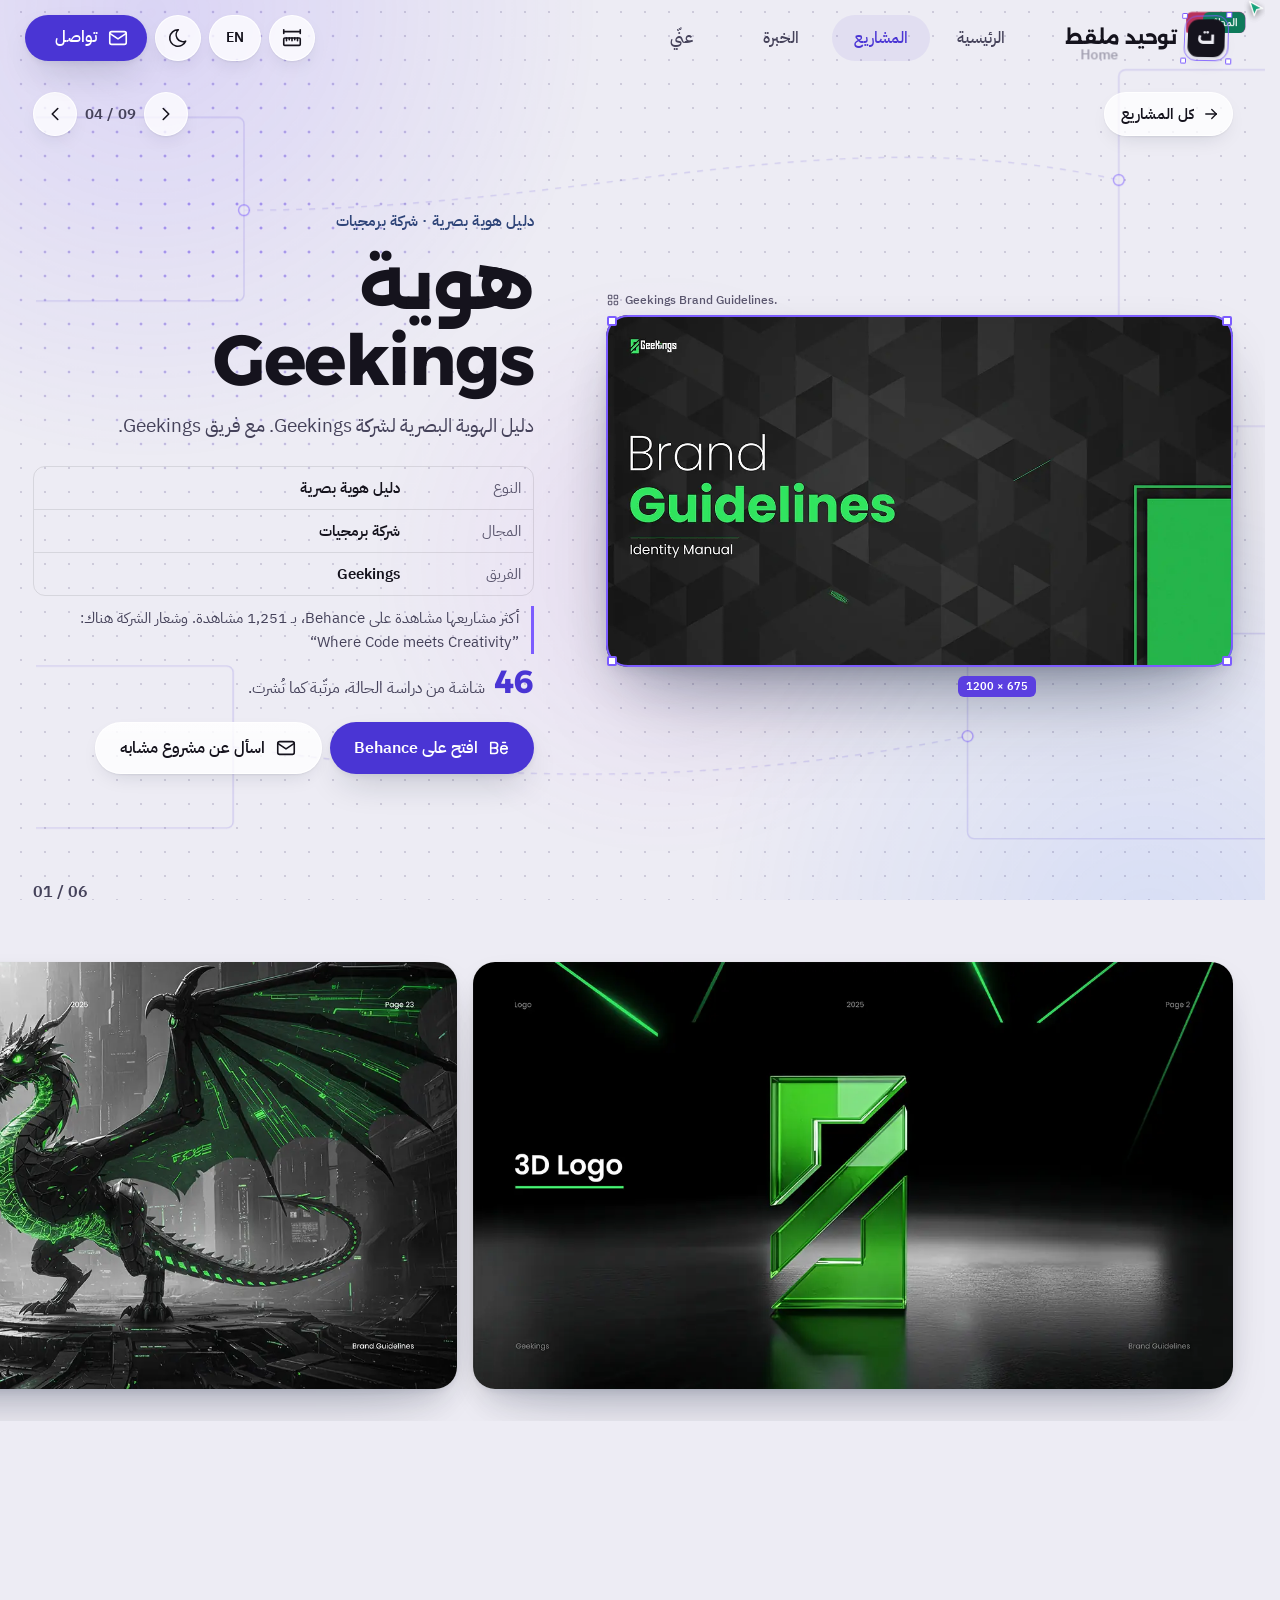
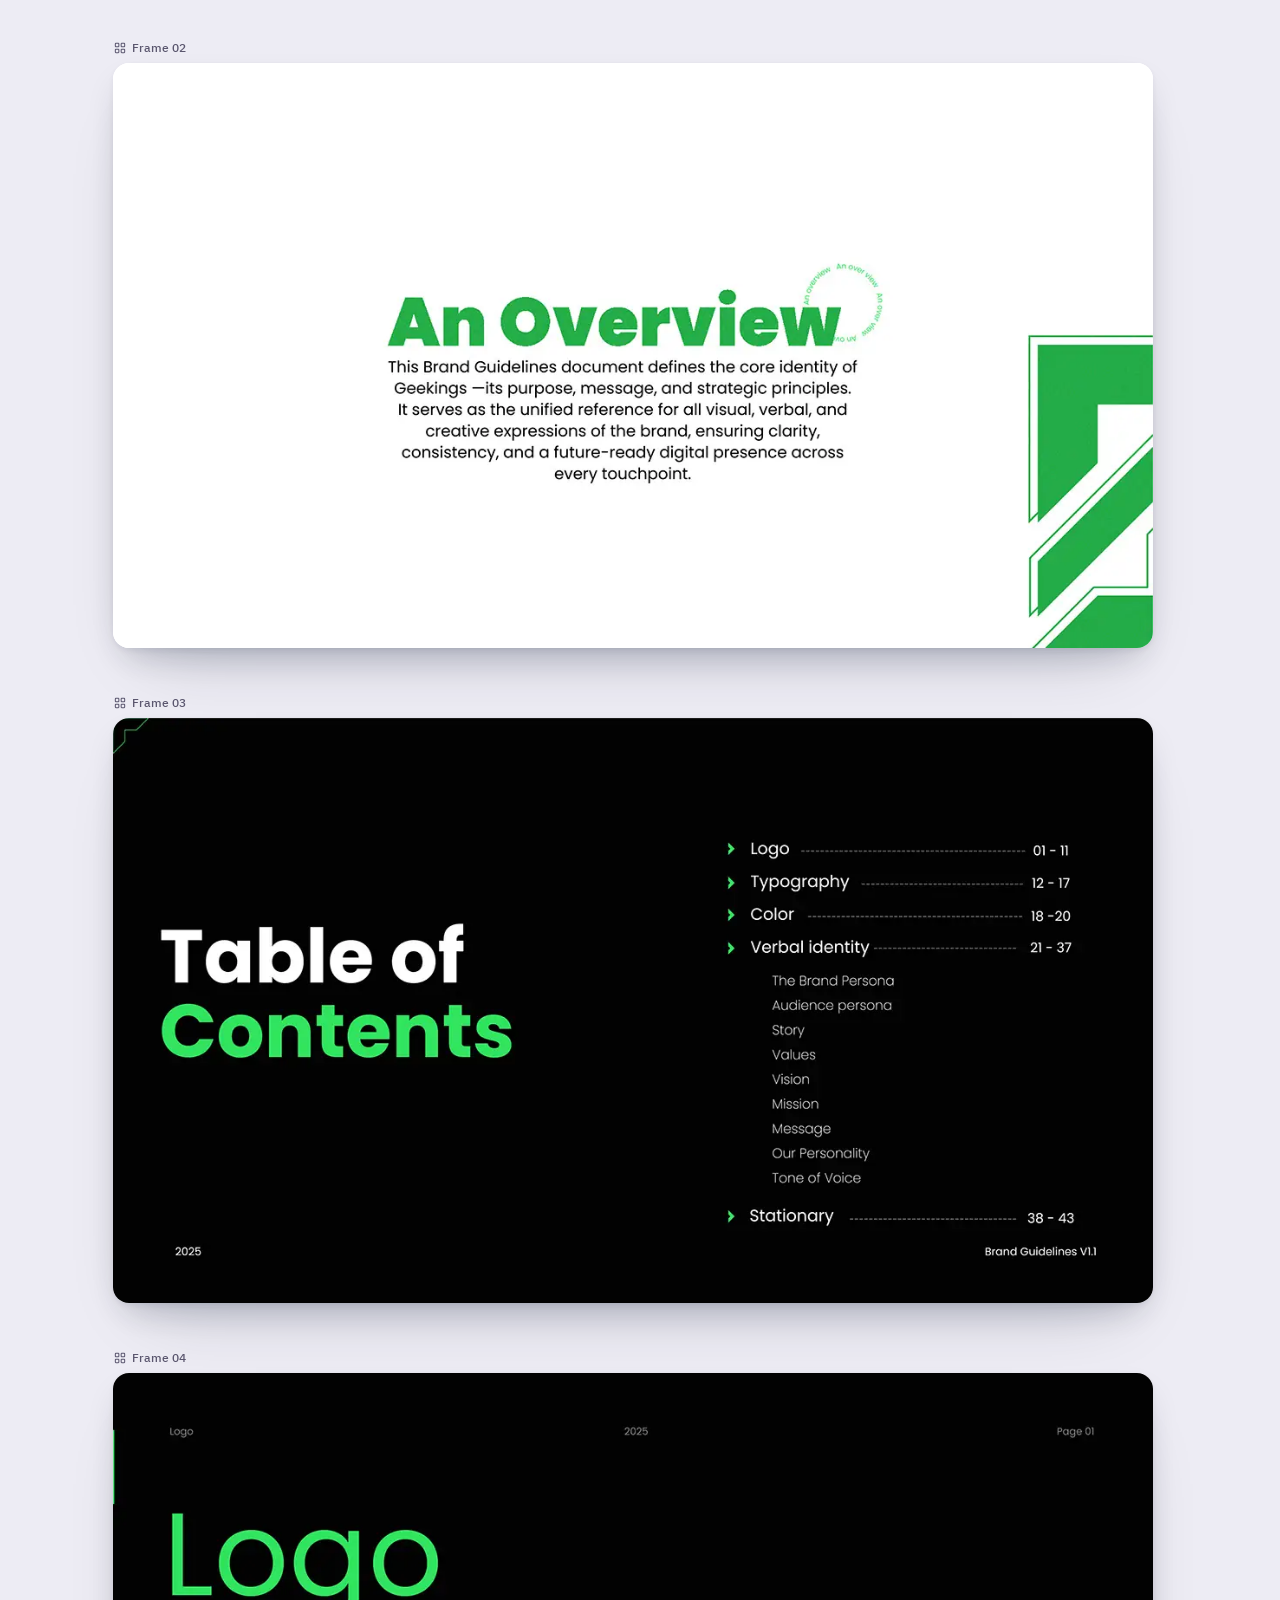
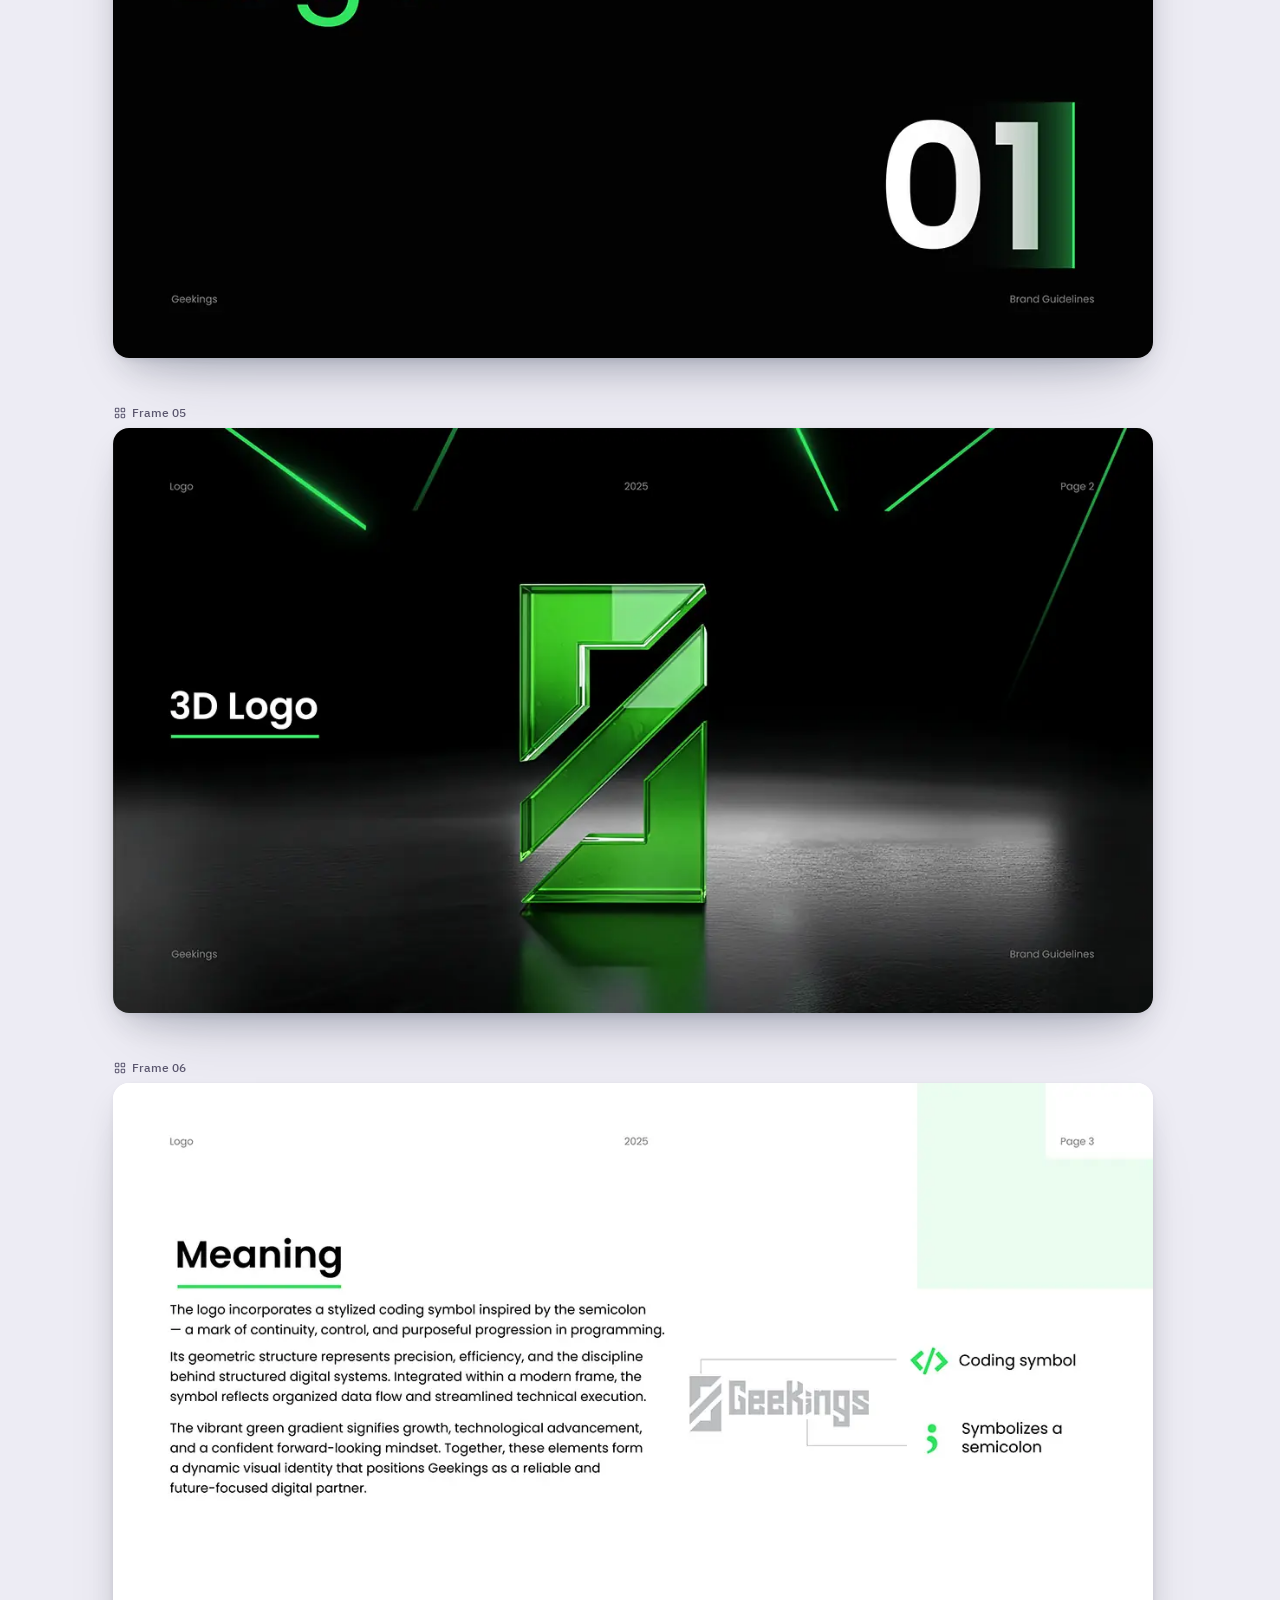
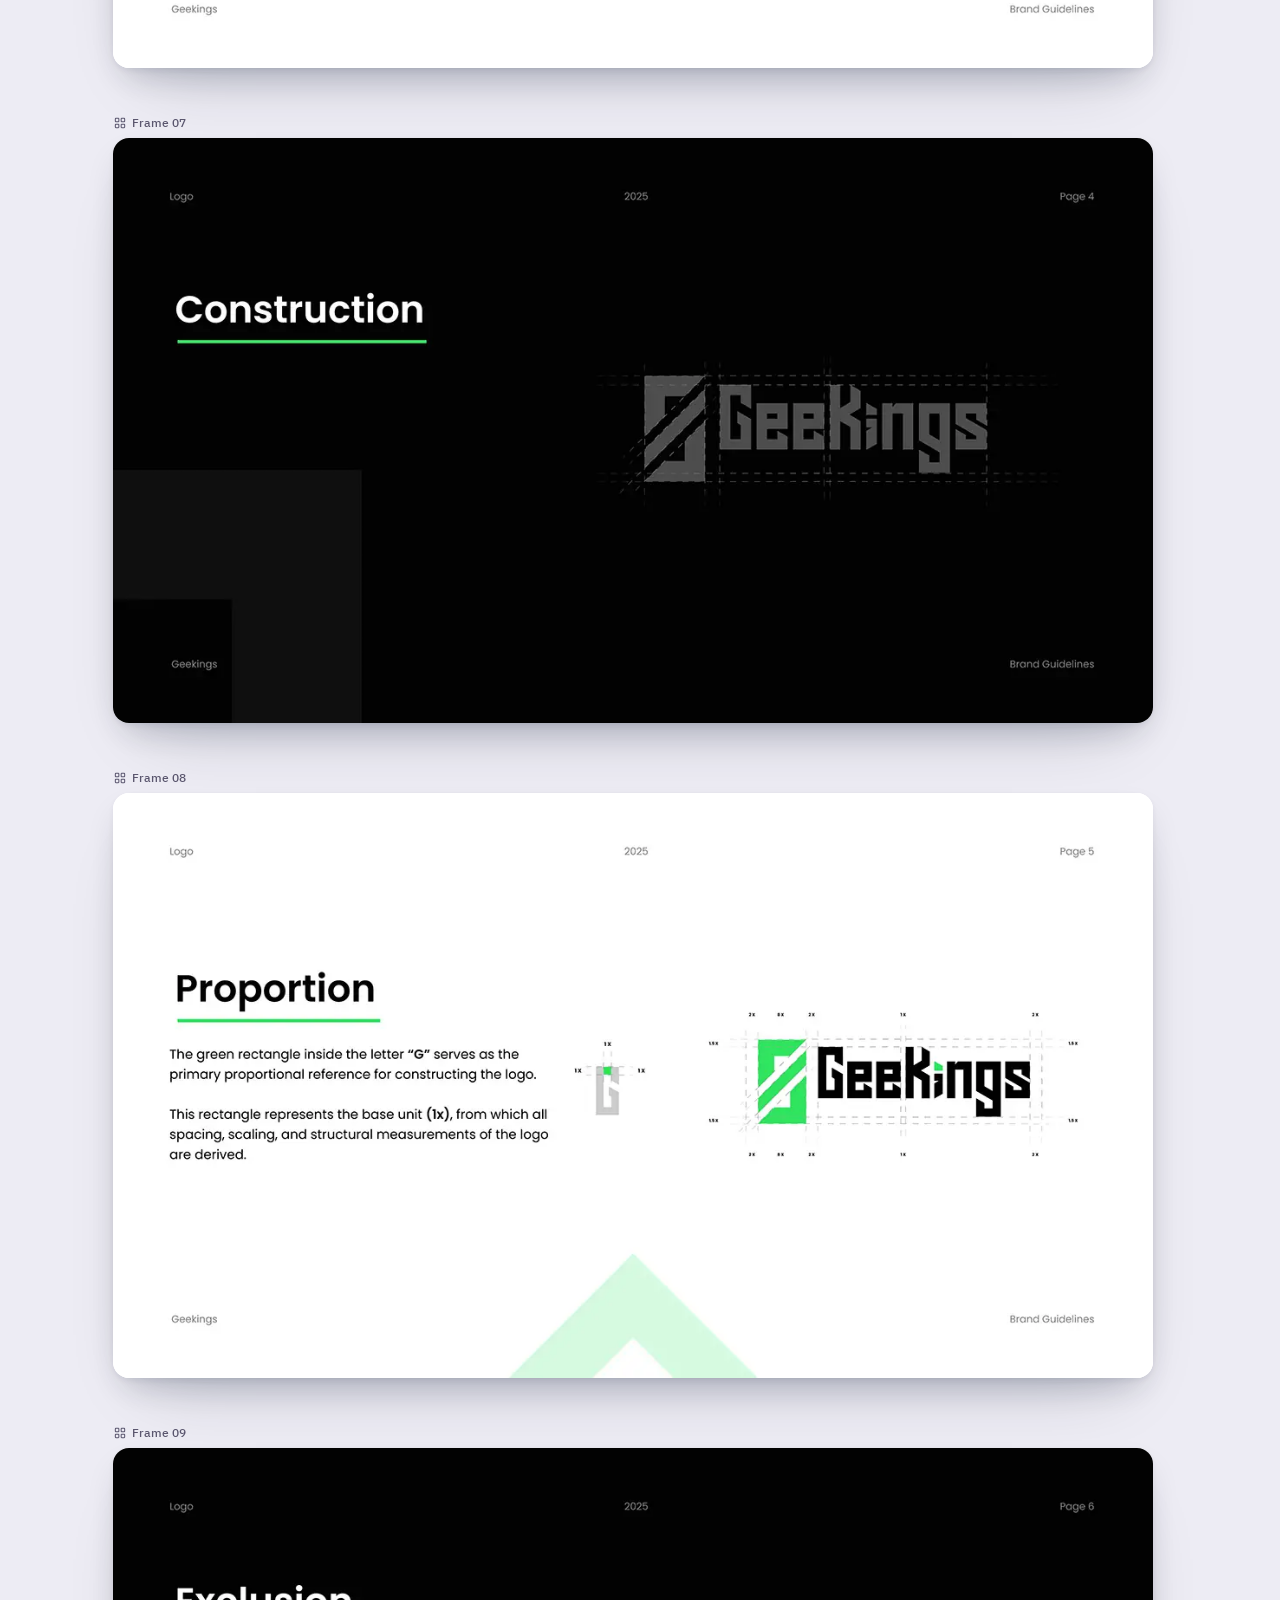
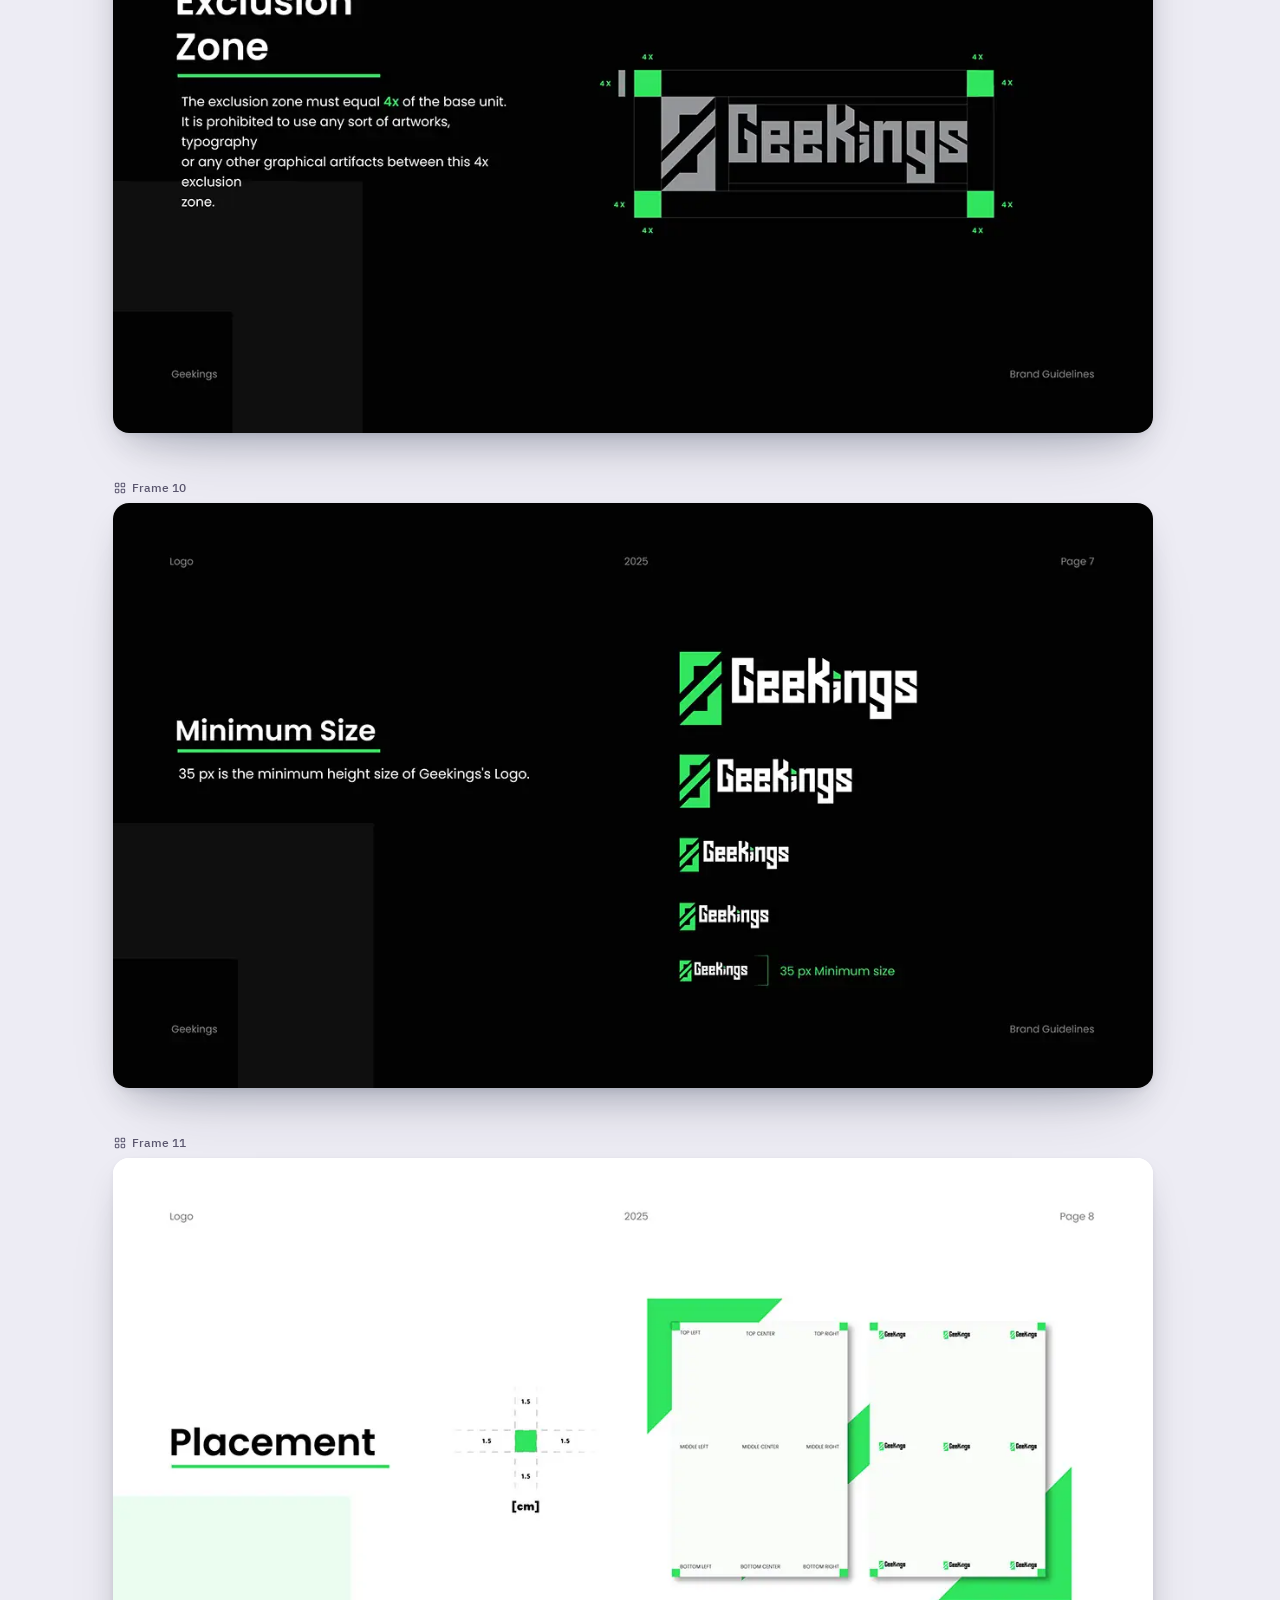
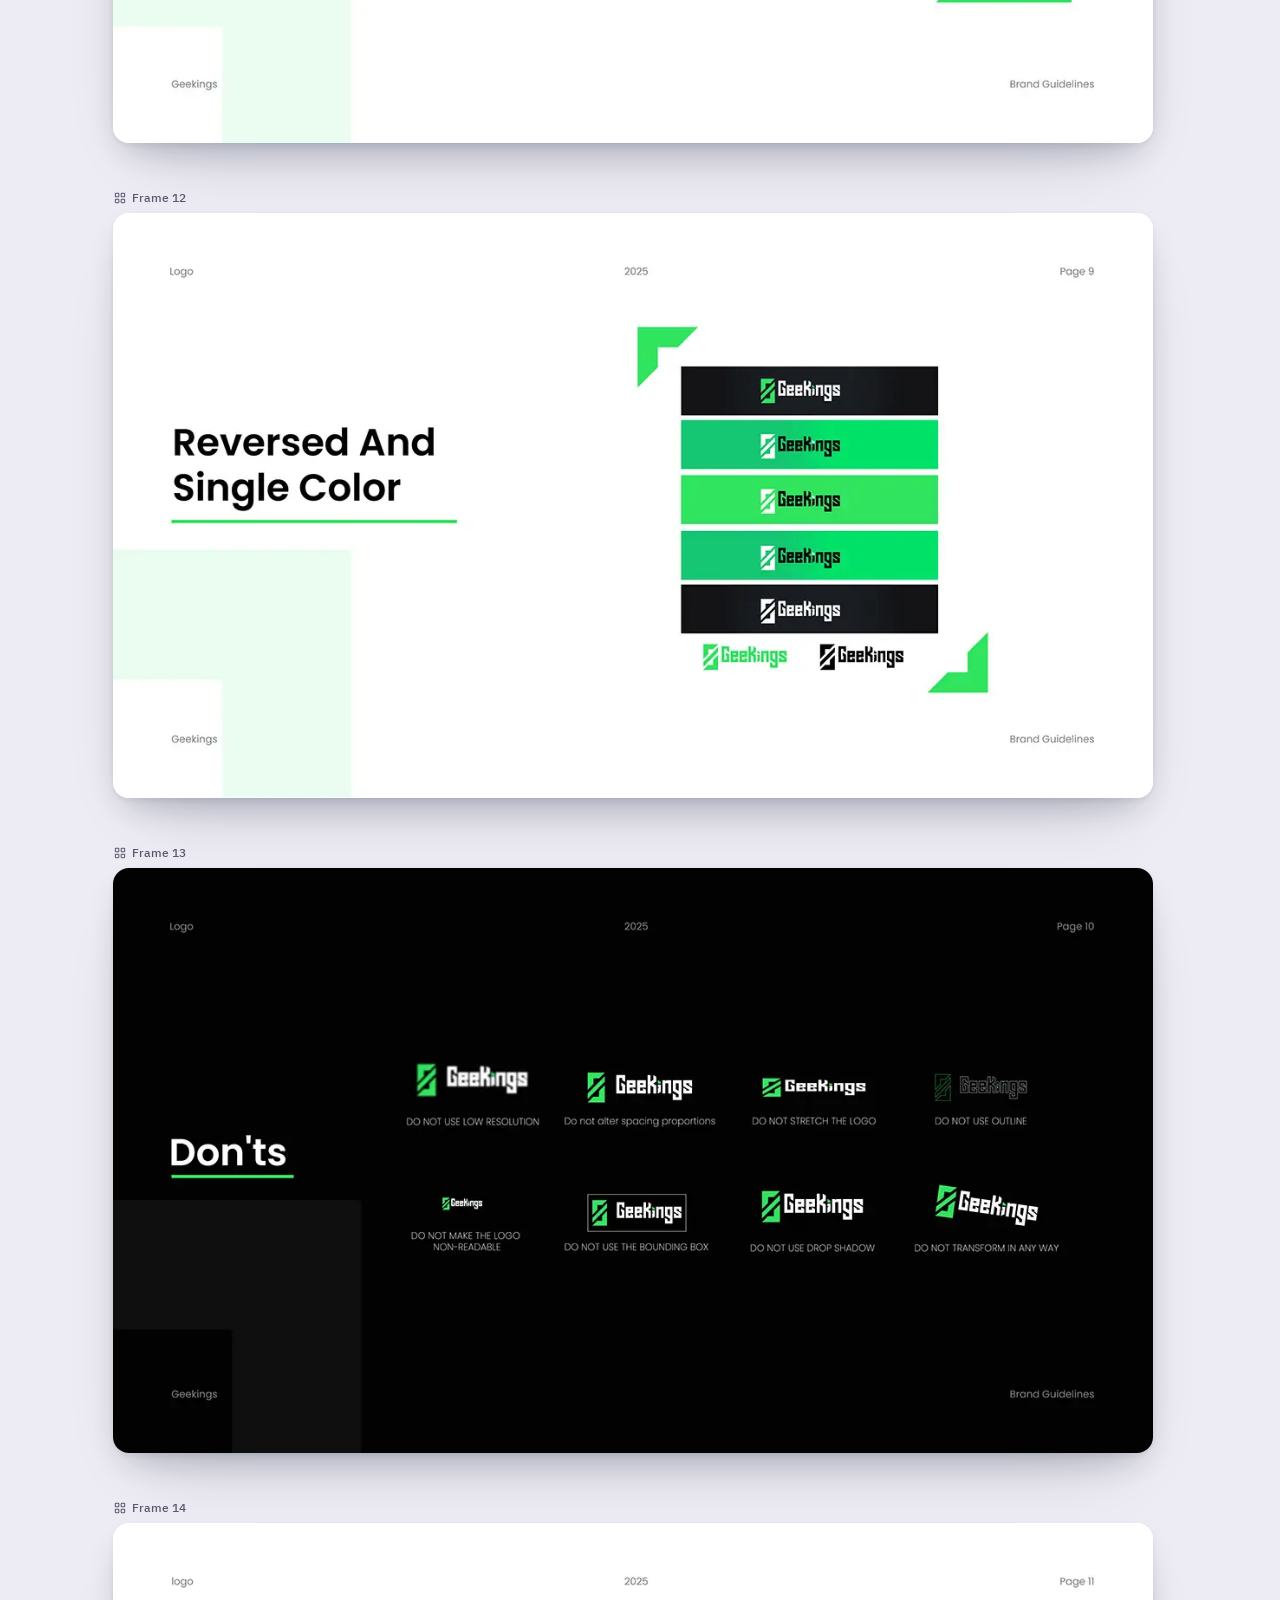
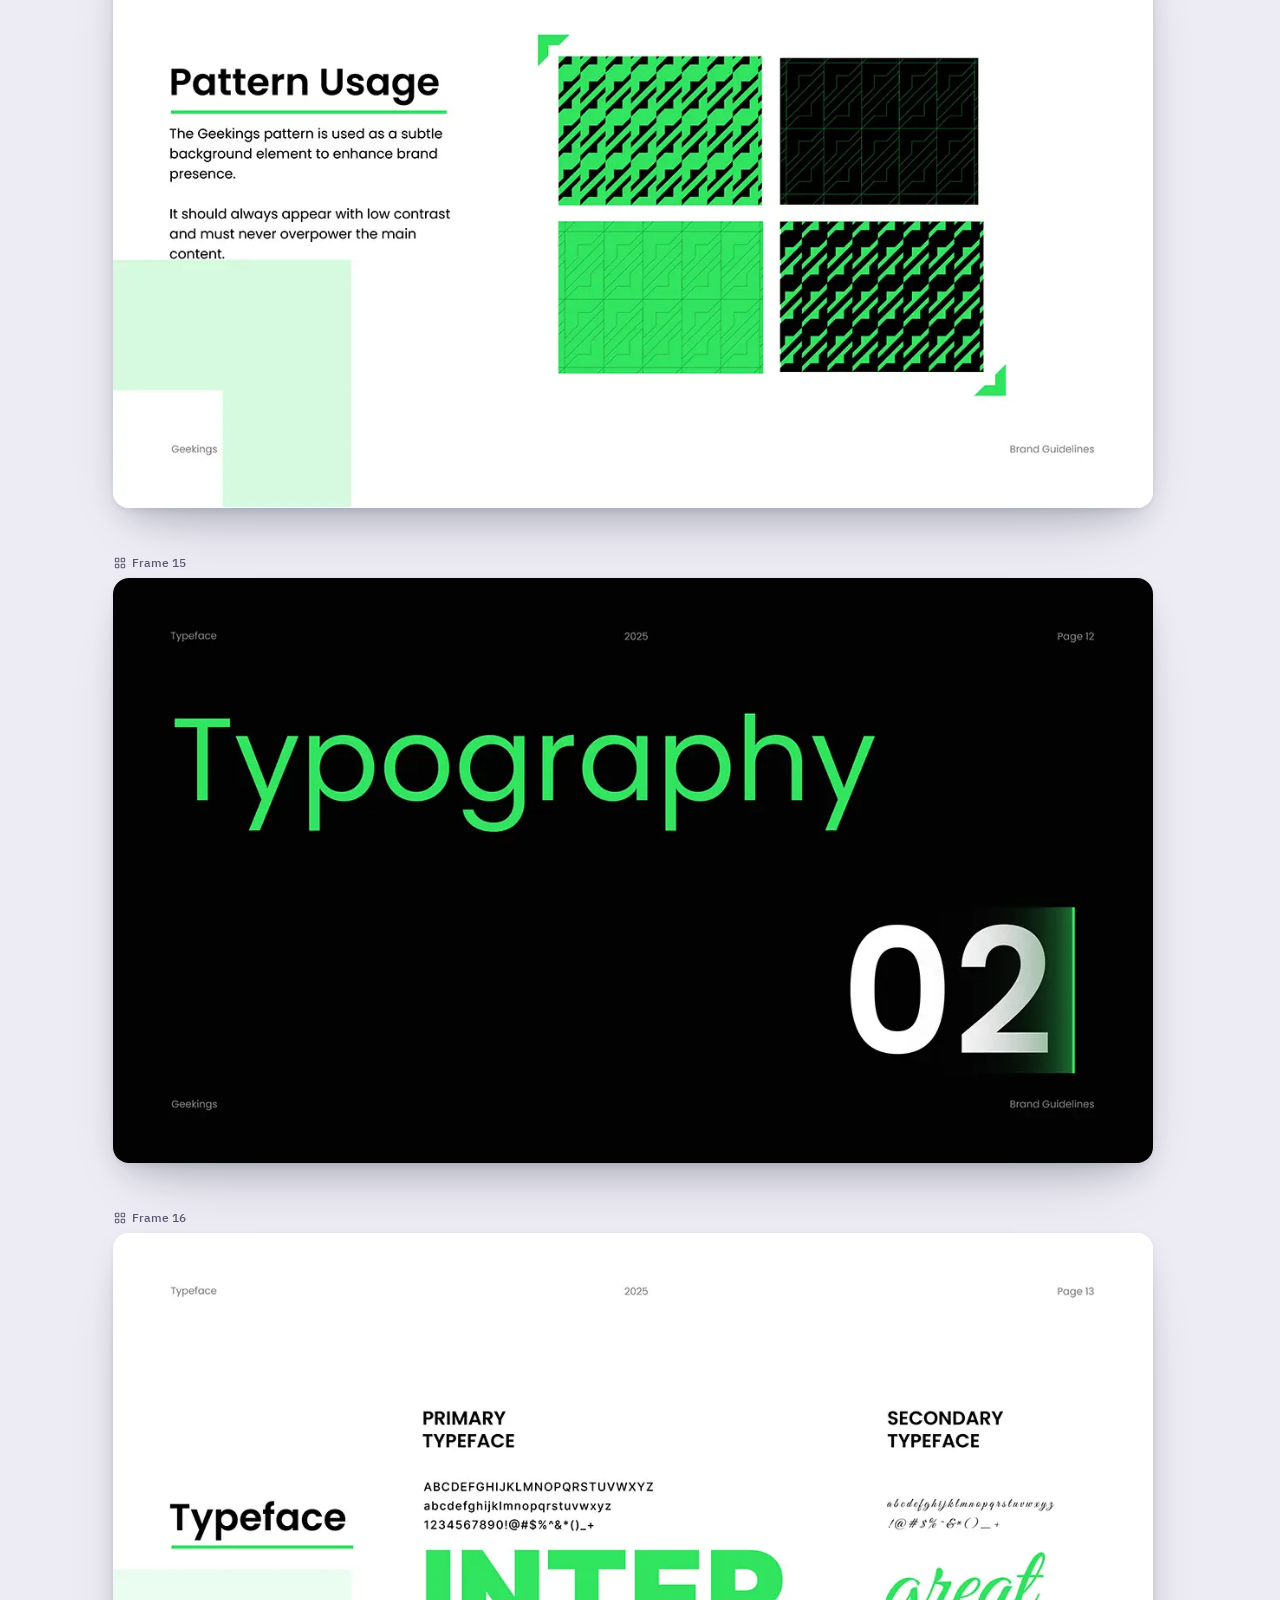
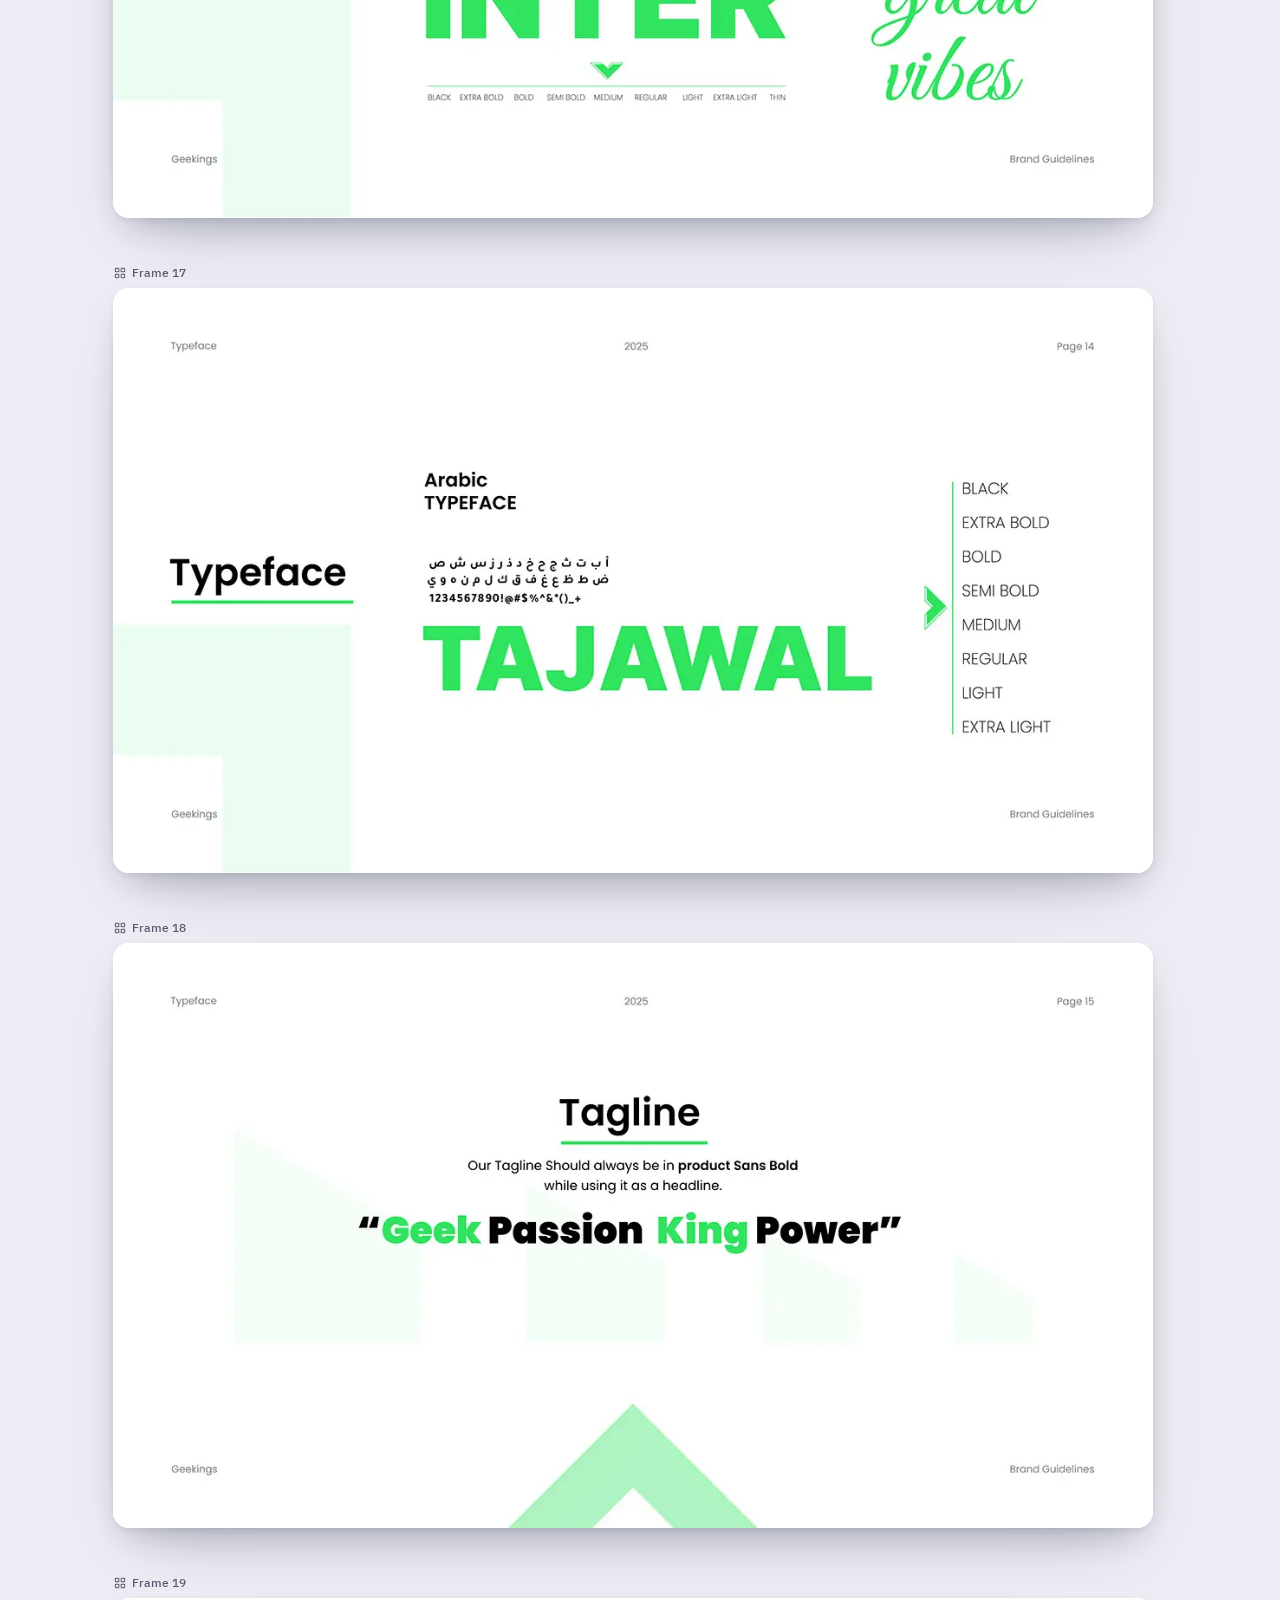
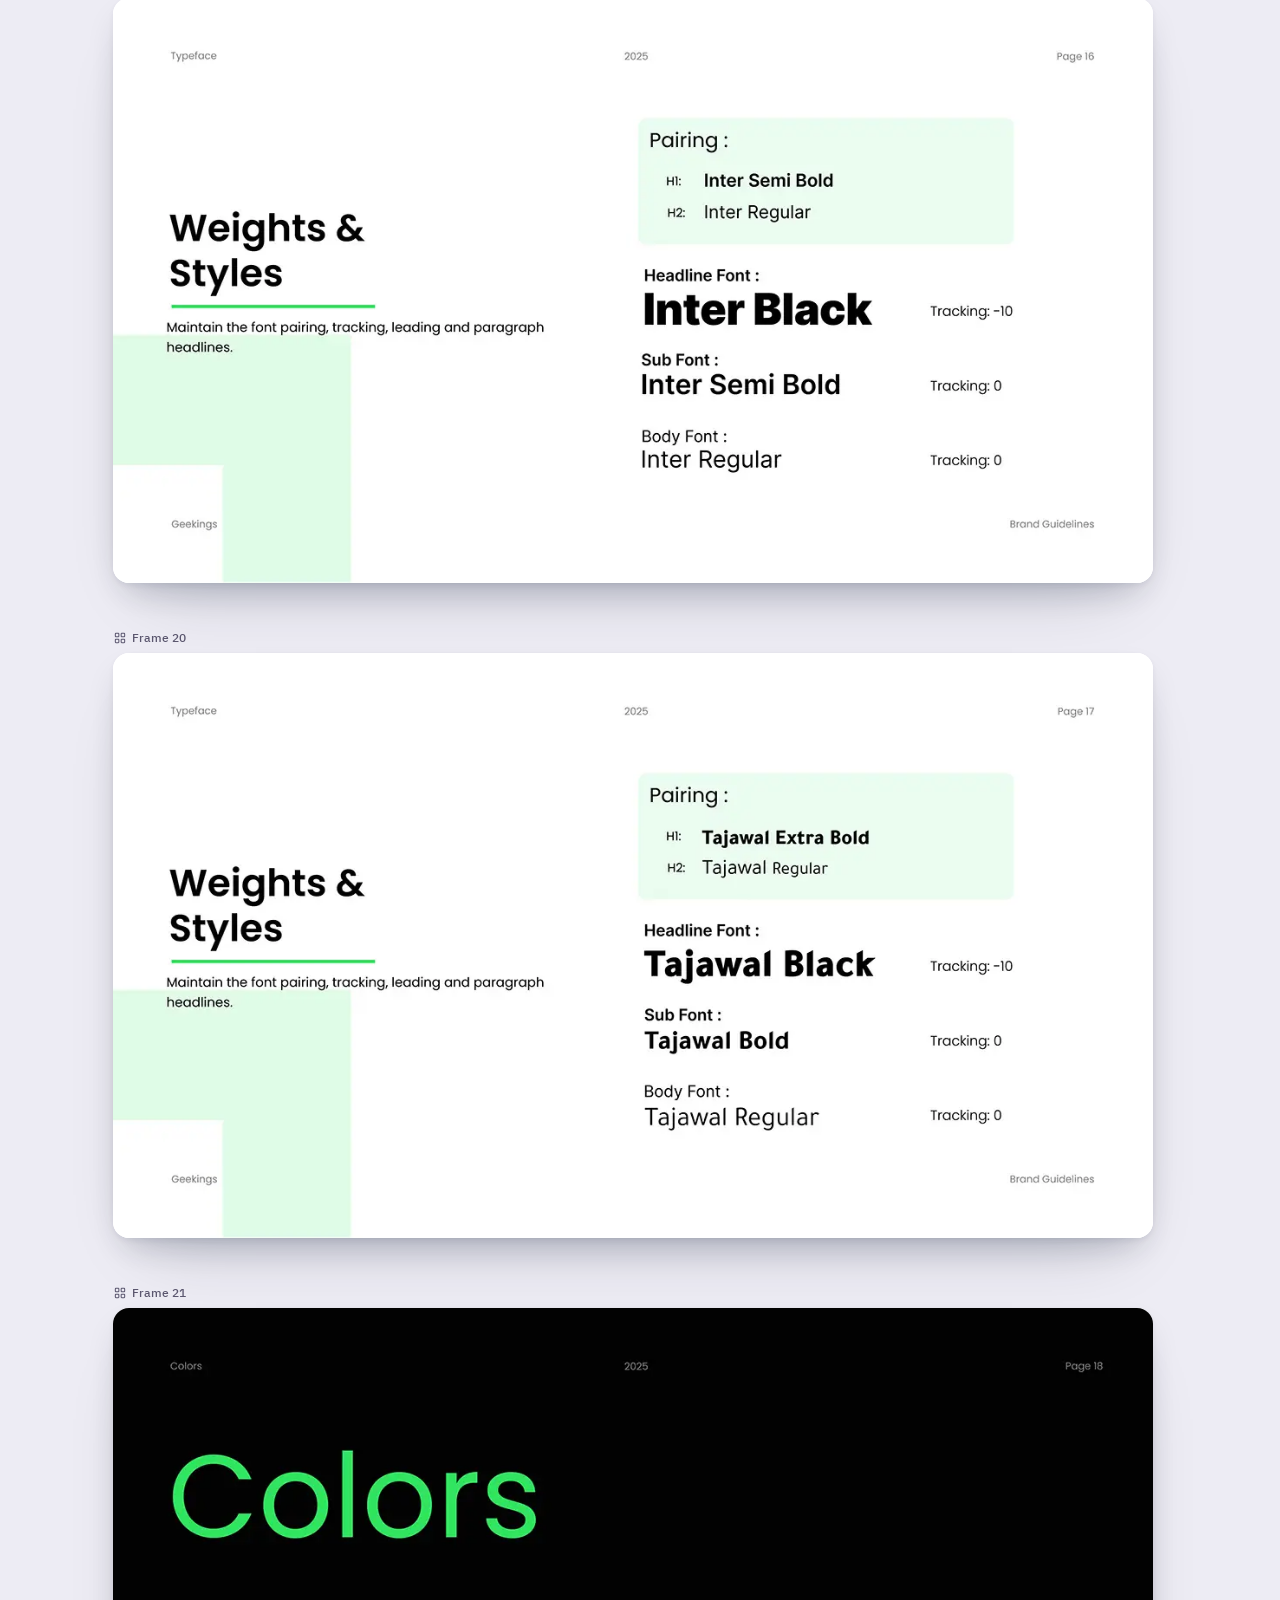
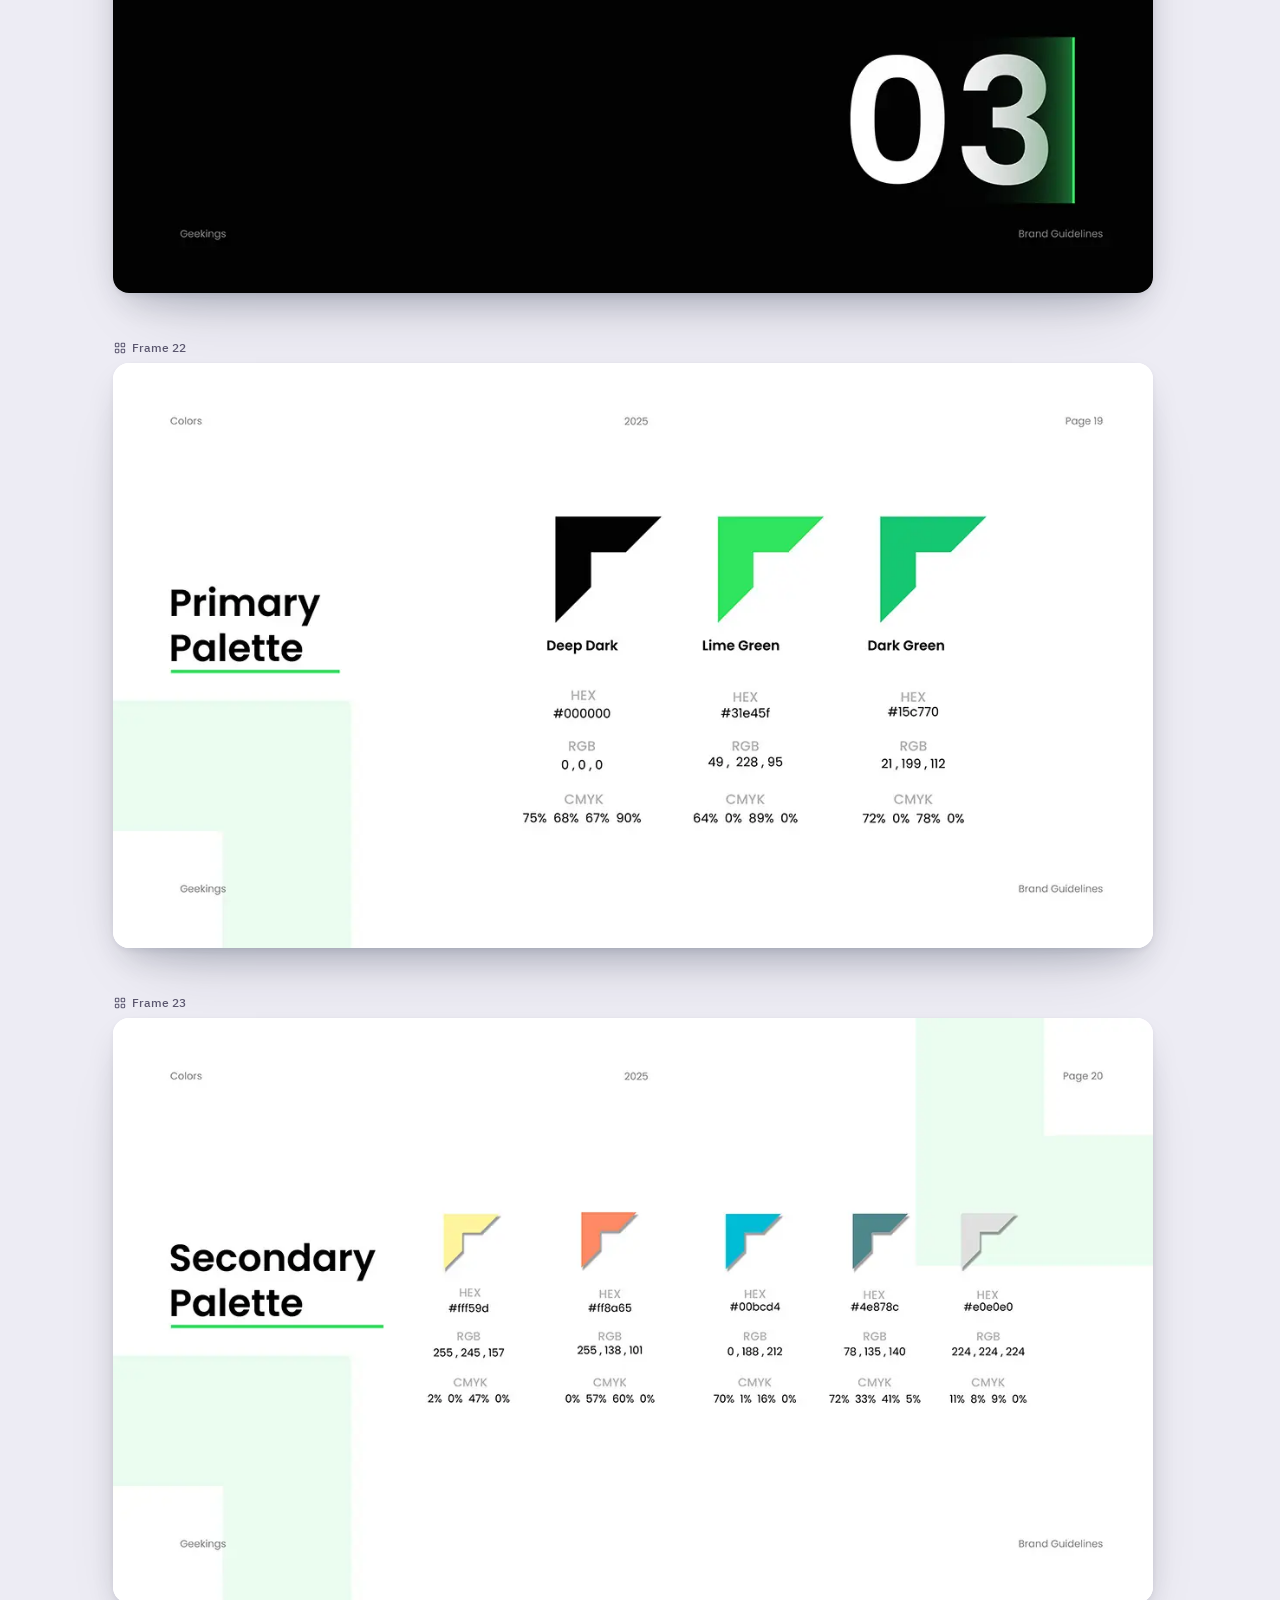
<file: project-geekings-brand.html>
<!doctype html>
<html lang="ar" dir="rtl" data-theme="light" data-title-ar="هوية Geekings، توحيد ملقط" data-title-en="Geekings Brand Guidelines, Tawheed Malkat">
<head>
<meta charset="utf-8">
<meta name="viewport" content="width=device-width,initial-scale=1,viewport-fit=cover">
<title>هوية Geekings، توحيد ملقط</title>
<meta name="description" content="دليل الهوية البصرية لشركة Geekings. من أعمال توحيد ملقط، مصممة المنتجات. Brand guidelines for Geekings. Product design by Tawheed Malkat.">
<meta name="robots" content="noindex,follow">
<link rel="canonical" href="https://nouraldeentofi.github.io/tawheed-malkat/project-geekings-brand.html">
<meta name="color-scheme" content="light dark">
<meta name="theme-color" id="metaTheme" content="#ECEEF1">
<script>(function(){try{var r=document.documentElement,t=localStorage.getItem('tm-theme'),l=localStorage.getItem('tm-lang');if(t==='dark')r.dataset.theme='dark';if(l==='en'){r.lang='en';r.dir='ltr';document.title=r.dataset.titleEn}}catch(e){}})();</script>
<link rel="preload" href="assets/fonts/alexandria-arabic-800-normal.woff2" as="font" type="font/woff2" crossorigin><link rel="preload" href="assets/fonts/alexandria-arabic-700-normal.woff2" as="font" type="font/woff2" crossorigin><link rel="preload" href="assets/fonts/alexandria-latin-800-normal.woff2" as="font" type="font/woff2" crossorigin><link rel="preload" href="assets/fonts/alexandria-latin-700-normal.woff2" as="font" type="font/woff2" crossorigin><link rel="preload" href="assets/fonts/ibm-plex-sans-arabic-arabic-400-normal.woff2" as="font" type="font/woff2" crossorigin><link rel="preload" href="assets/fonts/ibm-plex-sans-arabic-arabic-500-normal.woff2" as="font" type="font/woff2" crossorigin><link rel="preload" href="assets/fonts/ibm-plex-sans-arabic-arabic-600-normal.woff2" as="font" type="font/woff2" crossorigin><link rel="preload" href="assets/fonts/ibm-plex-sans-arabic-latin-400-normal.woff2" as="font" type="font/woff2" crossorigin><link rel="preload" href="assets/fonts/ibm-plex-sans-arabic-latin-600-normal.woff2" as="font" type="font/woff2" crossorigin>
<link rel="stylesheet" href="assets/css/site.css">
<link rel="icon" href="assets/img/favicon.svg" type="image/svg+xml">
<link rel="apple-touch-icon" href="assets/img/apple-touch-icon.png">
<meta property="og:type" content="profile"><meta property="og:url" content="https://nouraldeentofi.github.io/tawheed-malkat/project-geekings-brand.html"><meta property="og:title" content="هوية Geekings، توحيد ملقط · Geekings Brand Guidelines, Tawheed Malkat">
<meta property="og:description" content="دليل الهوية البصرية لشركة Geekings. من أعمال توحيد ملقط، مصممة المنتجات."><meta property="og:image" content="https://nouraldeentofi.github.io/tawheed-malkat/assets/img/projects/geekings-brand/card.webp"><meta property="og:image:width" content="1200"><meta property="og:image:height" content="630">
<meta property="og:locale" content="ar_AR"><meta property="og:locale:alternate" content="en_US"><meta name="twitter:card" content="summary_large_image">
<script type="application/ld+json">{"@context": "https://schema.org", "@graph": [{"@type": "Person", "@id": "https://nouraldeentofi.github.io/tawheed-malkat/#person", "name": "Tawheed Malkat", "alternateName": ["Tawheed Malkat", "Tawheed Malqat", "Tawhid Malka", "Tawheed Malka", "Tawhid Malkat", "Tawheed Malkat UI/UX", "Tawheed Malkat Product Designer", "توحيد ملقط", "توحيد ملقط مصممة", "م. توحيد ملقط", "Eng. Tawheed Malkat"], "givenName": "Tawheed", "familyName": "Malkat", "gender": "Female", "jobTitle": "Senior Product Designer", "description": "Senior product designer (UI/UX) and informatics engineer from Damascus, Syria, with 4+ years designing web and mobile products. مصممة منتجات ومهندسة معلوماتية من دمشق.", "email": "mailto:tawhidmalka0@gmail.com", "telephone": "+963995720598", "url": "https://nouraldeentofi.github.io/tawheed-malkat/", "address": {"@type": "PostalAddress", "addressLocality": "Damascus", "addressCountry": "SY"}, "alumniOf": {"@type": "CollegeOrUniversity", "name": "Damascus University", "alternateName": "جامعة دمشق"}, "hasCredential": {"@type": "EducationalOccupationalCredential", "credentialCategory": "degree", "name": "Informatics Engineering, Networks and Information Systems (2017–2022)", "recognizedBy": {"@type": "CollegeOrUniversity", "name": "Damascus University"}}, "worksFor": [{"@type": "Organization", "name": "Menuva"}, {"@type": "Organization", "name": "Qawaem Mohasib"}, {"@type": "Organization", "name": "NexLead"}], "hasOccupation": {"@type": "Occupation", "name": "Product Designer", "alternateName": ["Senior Product Designer", "Product Designer", "UI/UX Designer", "UX/UI Designer", "UX Designer", "UI Designer", "Interaction Designer", "Mobile app designer", "Web designer", "Informatics Engineer", "مصممة منتجات", "مصممة منتجات أولى", "مصممة UI/UX", "مصممة تجربة المستخدم", "مصممة واجهات المستخدم", "مصممة تطبيقات ومواقع", "مهندسة معلوماتية"], "occupationLocation": {"@type": "City", "name": "Damascus"}, "skills": "Product Strategy, UX Strategy, Design Thinking, Product Discovery, Feature Definition, MVP Design, User Stories, User Research, User Flows, Information Architecture, Journey Mapping, Usability Testing, Requirements Analysis, Visual Design, Interaction Design, Prototyping, Responsive Design, Design Systems, Component Libraries, Accessibility, HTML, CSS, Flutter / Dart, REST APIs, Provider, Bloc, GetX, Git, Linux, Agile / Scrum, Figma, FigJam, Adobe XD, Photoshop, Illustrator, Hotjar, Typeform, Google Forms, Jira, Trello, AI tools"}, "knowsAbout": ["Product design", "UX design", "UI design", "User research", "Design systems", "Prototyping", "Information architecture", "Usability testing", "Accessibility", "Mobile app design", "Web design", "Flutter", "Figma", "تصميم تجربة المستخدم", "تصميم واجهات المستخدم"], "knowsLanguage": [{"@type": "Language", "name": "Arabic", "alternateName": "ar"}, {"@type": "Language", "name": "English", "alternateName": "en"}], "sameAs": ["https://www.behance.net/tawheedmalqatUI-UX", "https://www.linkedin.com/in/tawheed-malkat/"]}, {"@type": "WebSite", "@id": "https://nouraldeentofi.github.io/tawheed-malkat/#site", "url": "https://nouraldeentofi.github.io/tawheed-malkat/", "name": "Tawheed Malkat · توحيد ملقط", "inLanguage": ["ar", "en"], "publisher": {"@id": "https://nouraldeentofi.github.io/tawheed-malkat/#person"}}, {"@type": "WebPage", "url": "https://nouraldeentofi.github.io/tawheed-malkat/project-geekings-brand.html", "isPartOf": {"@id": "https://nouraldeentofi.github.io/tawheed-malkat/#site"}, "mainEntity": {"@id": "https://nouraldeentofi.github.io/tawheed-malkat/#person"}, "inLanguage": ["ar", "en"]}, {"@type": "CreativeWork", "name": "Geekings Brand Guidelines.", "url": "https://nouraldeentofi.github.io/tawheed-malkat/project-geekings-brand.html", "sameAs": "https://www.behance.net/gallery/241340291/Geekings-Brand-Guidelines", "creator": {"@id": "https://nouraldeentofi.github.io/tawheed-malkat/#person"}, "image": "https://nouraldeentofi.github.io/tawheed-malkat/assets/img/projects/geekings-brand/00.webp", "description": "Brand guidelines for Geekings"}]}</script>
</head>
<body>
<a class="skip" href="#main"><span data-l="ar">تخطَّ إلى المحتوى</span><span data-l="en" lang="en">Skip to content</span></a>
<svg class="sprite" aria-hidden="true" xmlns="http://www.w3.org/2000/svg"><symbol id="i-arrow-left" viewBox="0 0 24 24" fill="none" stroke="currentColor" stroke-width="1.75" stroke-linecap="round" stroke-linejoin="round"><path stroke="none" d="M0 0h24v24H0z" fill="none" />
  <path d="M5 12l14 0" />
  <path d="M5 12l6 6" />
  <path d="M5 12l6 -6" /></symbol><symbol id="i-arrow-right" viewBox="0 0 24 24" fill="none" stroke="currentColor" stroke-width="1.75" stroke-linecap="round" stroke-linejoin="round"><path stroke="none" d="M0 0h24v24H0z" fill="none" />
  <path d="M5 12l14 0" />
  <path d="M13 18l6 -6" />
  <path d="M13 6l6 6" /></symbol><symbol id="i-arrow-up-right" viewBox="0 0 24 24" fill="none" stroke="currentColor" stroke-width="1.75" stroke-linecap="round" stroke-linejoin="round"><path stroke="none" d="M0 0h24v24H0z" fill="none" />
  <path d="M17 7l-10 10" />
  <path d="M8 7l9 0l0 9" /></symbol><symbol id="i-brand-behance" viewBox="0 0 24 24" fill="none" stroke="currentColor" stroke-width="1.75" stroke-linecap="round" stroke-linejoin="round"><path stroke="none" d="M0 0h24v24H0z" fill="none" />
  <path d="M3 18v-12h4.5a3 3 0 0 1 0 6a3 3 0 0 1 0 6h-4.5" />
  <path d="M3 12l4.5 0" />
  <path d="M14 13h7a3.5 3.5 0 0 0 -7 0v2a3.5 3.5 0 0 0 6.64 1" />
  <path d="M16 6l3 0" /></symbol><symbol id="i-brand-linkedin" viewBox="0 0 24 24" fill="none" stroke="currentColor" stroke-width="1.75" stroke-linecap="round" stroke-linejoin="round"><path stroke="none" d="M0 0h24v24H0z" fill="none" />
  <path d="M8 11v5" />
  <path d="M8 8v.01" />
  <path d="M12 16v-5" />
  <path d="M16 16v-3a2 2 0 1 0 -4 0" />
  <path d="M3 7a4 4 0 0 1 4 -4h10a4 4 0 0 1 4 4v10a4 4 0 0 1 -4 4h-10a4 4 0 0 1 -4 -4l0 -10" /></symbol><symbol id="i-brand-whatsapp" viewBox="0 0 24 24" fill="none" stroke="currentColor" stroke-width="1.75" stroke-linecap="round" stroke-linejoin="round"><path stroke="none" d="M0 0h24v24H0z" fill="none" />
  <path d="M3 21l1.65 -3.8a9 9 0 1 1 3.4 2.9l-5.05 .9" />
  <path d="M9 10a.5 .5 0 0 0 1 0v-1a.5 .5 0 0 0 -1 0v1a5 5 0 0 0 5 5h1a.5 .5 0 0 0 0 -1h-1a.5 .5 0 0 0 0 1" /></symbol><symbol id="i-briefcase" viewBox="0 0 24 24" fill="none" stroke="currentColor" stroke-width="1.75" stroke-linecap="round" stroke-linejoin="round"><path stroke="none" d="M0 0h24v24H0z" fill="none" />
  <path d="M3 9a2 2 0 0 1 2 -2h14a2 2 0 0 1 2 2v9a2 2 0 0 1 -2 2h-14a2 2 0 0 1 -2 -2l0 -9" />
  <path d="M8 7v-2a2 2 0 0 1 2 -2h4a2 2 0 0 1 2 2v2" />
  <path d="M12 12l0 .01" />
  <path d="M3 13a20 20 0 0 0 18 0" /></symbol><symbol id="i-check" viewBox="0 0 24 24" fill="none" stroke="currentColor" stroke-width="1.75" stroke-linecap="round" stroke-linejoin="round"><path stroke="none" d="M0 0h24v24H0z" fill="none" />
  <path d="M5 12l5 5l10 -10" /></symbol><symbol id="i-chevron-down" viewBox="0 0 24 24" fill="none" stroke="currentColor" stroke-width="1.75" stroke-linecap="round" stroke-linejoin="round"><path stroke="none" d="M0 0h24v24H0z" fill="none" />
  <path d="M6 9l6 6l6 -6" /></symbol><symbol id="i-chevron-left" viewBox="0 0 24 24" fill="none" stroke="currentColor" stroke-width="1.75" stroke-linecap="round" stroke-linejoin="round"><path stroke="none" d="M0 0h24v24H0z" fill="none" />
  <path d="M15 6l-6 6l6 6" /></symbol><symbol id="i-chevron-right" viewBox="0 0 24 24" fill="none" stroke="currentColor" stroke-width="1.75" stroke-linecap="round" stroke-linejoin="round"><path stroke="none" d="M0 0h24v24H0z" fill="none" />
  <path d="M9 6l6 6l-6 6" /></symbol><symbol id="i-click" viewBox="0 0 24 24" fill="none" stroke="currentColor" stroke-width="1.75" stroke-linecap="round" stroke-linejoin="round"><path d="M3 12l3 0"/><path d="M12 3l0 3"/><path d="M7.8 7.8l-2.2 -2.2"/><path d="M16.2 7.8l2.2 -2.2"/><path d="M7.8 16.2l-2.2 2.2"/><path d="M12 12l9 3l-4 2l-2 4l-3 -9"/></symbol><symbol id="i-clock" viewBox="0 0 24 24" fill="none" stroke="currentColor" stroke-width="1.75" stroke-linecap="round" stroke-linejoin="round"><path stroke="none" d="M0 0h24v24H0z" fill="none" />
  <path d="M3 12a9 9 0 1 0 18 0a9 9 0 0 0 -18 0" />
  <path d="M12 7v5l3 3" /></symbol><symbol id="i-components" viewBox="0 0 24 24" fill="none" stroke="currentColor" stroke-width="1.75" stroke-linecap="round" stroke-linejoin="round"><path stroke="none" d="M0 0h24v24H0z" fill="none" />
  <path d="M3 12l3 3l3 -3l-3 -3l-3 3" />
  <path d="M15 12l3 3l3 -3l-3 -3l-3 3" />
  <path d="M9 6l3 3l3 -3l-3 -3l-3 3" />
  <path d="M9 18l3 3l3 -3l-3 -3l-3 3" /></symbol><symbol id="i-copy" viewBox="0 0 24 24" fill="none" stroke="currentColor" stroke-width="1.75" stroke-linecap="round" stroke-linejoin="round"><path stroke="none" d="M0 0h24v24H0z" fill="none" />
  <path d="M7 9.667a2.667 2.667 0 0 1 2.667 -2.667h8.666a2.667 2.667 0 0 1 2.667 2.667v8.666a2.667 2.667 0 0 1 -2.667 2.667h-8.666a2.667 2.667 0 0 1 -2.667 -2.667l0 -8.666" />
  <path d="M4.012 16.737a2.005 2.005 0 0 1 -1.012 -1.737v-10c0 -1.1 .9 -2 2 -2h10c.75 0 1.158 .385 1.5 1" /></symbol><symbol id="i-device-mobile" viewBox="0 0 24 24" fill="none" stroke="currentColor" stroke-width="1.75" stroke-linecap="round" stroke-linejoin="round"><path stroke="none" d="M0 0h24v24H0z" fill="none" />
  <path d="M6 5a2 2 0 0 1 2 -2h8a2 2 0 0 1 2 2v14a2 2 0 0 1 -2 2h-8a2 2 0 0 1 -2 -2v-14" />
  <path d="M11 4h2" />
  <path d="M12 17v.01" /></symbol><symbol id="i-focus-2" viewBox="0 0 24 24" fill="none" stroke="currentColor" stroke-width="1.75" stroke-linecap="round" stroke-linejoin="round"><path stroke="none" d="M0 0h24v24H0z" fill="none" />
  <path d="M11.5 12a.5 .5 0 1 0 1 0a.5 .5 0 1 0 -1 0" fill="currentColor" />
  <path d="M5 12a7 7 0 1 0 14 0a7 7 0 1 0 -14 0" />
  <path d="M12 3l0 2" />
  <path d="M3 12l2 0" />
  <path d="M12 19l0 2" />
  <path d="M19 12l2 0" /></symbol><symbol id="i-hand-move" viewBox="0 0 24 24" fill="none" stroke="currentColor" stroke-width="1.75" stroke-linecap="round" stroke-linejoin="round"><path stroke="none" d="M0 0h24v24H0z" fill="none" />
  <path d="M8 13v-8.5a1.5 1.5 0 0 1 3 0v7.5" />
  <path d="M11 11.5v-2a1.5 1.5 0 0 1 3 0v2.5" />
  <path d="M14 10.5a1.5 1.5 0 0 1 3 0v1.5" />
  <path d="M17 11.5a1.5 1.5 0 0 1 3 0v4.5a6 6 0 0 1 -6 6h-2h.208a6 6 0 0 1 -5.012 -2.7l-.196 -.3c-.312 -.479 -1.407 -2.388 -3.286 -5.728a1.5 1.5 0 0 1 .536 -2.022a1.867 1.867 0 0 1 2.28 .28l1.47 1.47" />
  <path d="M2.541 5.594a13.487 13.487 0 0 1 2.46 -1.427" />
  <path d="M14 3.458c1.32 .354 2.558 .902 3.685 1.612" /></symbol><symbol id="i-heart-handshake" viewBox="0 0 24 24" fill="none" stroke="currentColor" stroke-width="1.75" stroke-linecap="round" stroke-linejoin="round"><path stroke="none" d="M0 0h24v24H0z" fill="none" />
  <path d="M19.5 12.572l-7.5 7.428l-7.5 -7.428a5 5 0 1 1 7.5 -6.566a5 5 0 1 1 7.5 6.572" />
  <path d="M12 6l-3.293 3.293a1 1 0 0 0 0 1.414l.543 .543c.69 .69 1.81 .69 2.5 0l1 -1a3.182 3.182 0 0 1 4.5 0l2.25 2.25" />
  <path d="M12.5 15.5l2 2" />
  <path d="M15 13l2 2" /></symbol><symbol id="i-home" viewBox="0 0 24 24" fill="none" stroke="currentColor" stroke-width="1.75" stroke-linecap="round" stroke-linejoin="round"><path stroke="none" d="M0 0h24v24H0z" fill="none" />
  <path d="M5 12l-2 0l9 -9l9 9l-2 0" />
  <path d="M5 12v7a2 2 0 0 0 2 2h10a2 2 0 0 0 2 -2v-7" />
  <path d="M9 21v-6a2 2 0 0 1 2 -2h2a2 2 0 0 1 2 2v6" /></symbol><symbol id="i-language" viewBox="0 0 24 24" fill="none" stroke="currentColor" stroke-width="1.75" stroke-linecap="round" stroke-linejoin="round"><path stroke="none" d="M0 0h24v24H0z" fill="none" />
  <path d="M9 6.371c0 4.418 -2.239 6.629 -5 6.629" />
  <path d="M4 6.371h7" />
  <path d="M5 9c0 2.144 2.252 3.908 6 4" />
  <path d="M12 20l4 -9l4 9" />
  <path d="M19.1 18h-6.2" />
  <path d="M6.694 3l.793 .582" /></symbol><symbol id="i-layers-intersect" viewBox="0 0 24 24" fill="none" stroke="currentColor" stroke-width="1.75" stroke-linecap="round" stroke-linejoin="round"><path stroke="none" d="M0 0h24v24H0z" fill="none" />
  <path d="M8 6a2 2 0 0 1 2 -2h8a2 2 0 0 1 2 2v8a2 2 0 0 1 -2 2h-8a2 2 0 0 1 -2 -2l0 -8" />
  <path d="M4 10a2 2 0 0 1 2 -2h8a2 2 0 0 1 2 2v8a2 2 0 0 1 -2 2h-8a2 2 0 0 1 -2 -2l0 -8" /></symbol><symbol id="i-layout-grid" viewBox="0 0 24 24" fill="none" stroke="currentColor" stroke-width="1.75" stroke-linecap="round" stroke-linejoin="round"><path stroke="none" d="M0 0h24v24H0z" fill="none" />
  <path d="M4 5a1 1 0 0 1 1 -1h4a1 1 0 0 1 1 1v4a1 1 0 0 1 -1 1h-4a1 1 0 0 1 -1 -1l0 -4" />
  <path d="M14 5a1 1 0 0 1 1 -1h4a1 1 0 0 1 1 1v4a1 1 0 0 1 -1 1h-4a1 1 0 0 1 -1 -1l0 -4" />
  <path d="M4 15a1 1 0 0 1 1 -1h4a1 1 0 0 1 1 1v4a1 1 0 0 1 -1 1h-4a1 1 0 0 1 -1 -1l0 -4" />
  <path d="M14 15a1 1 0 0 1 1 -1h4a1 1 0 0 1 1 1v4a1 1 0 0 1 -1 1h-4a1 1 0 0 1 -1 -1l0 -4" /></symbol><symbol id="i-mail" viewBox="0 0 24 24" fill="none" stroke="currentColor" stroke-width="1.75" stroke-linecap="round" stroke-linejoin="round"><path stroke="none" d="M0 0h24v24H0z" fill="none" />
  <path d="M3 7a2 2 0 0 1 2 -2h14a2 2 0 0 1 2 2v10a2 2 0 0 1 -2 2h-14a2 2 0 0 1 -2 -2v-10" />
  <path d="M3 7l9 6l9 -6" /></symbol><symbol id="i-map-pin" viewBox="0 0 24 24" fill="none" stroke="currentColor" stroke-width="1.75" stroke-linecap="round" stroke-linejoin="round"><path stroke="none" d="M0 0h24v24H0z" fill="none" />
  <path d="M9 11a3 3 0 1 0 6 0a3 3 0 0 0 -6 0" />
  <path d="M17.657 16.657l-4.243 4.243a2 2 0 0 1 -2.827 0l-4.244 -4.243a8 8 0 1 1 11.314 0" /></symbol><symbol id="i-maximize" viewBox="0 0 24 24" fill="none" stroke="currentColor" stroke-width="1.75" stroke-linecap="round" stroke-linejoin="round"><path stroke="none" d="M0 0h24v24H0z" fill="none" />
  <path d="M4 8v-2a2 2 0 0 1 2 -2h2" />
  <path d="M4 16v2a2 2 0 0 0 2 2h2" />
  <path d="M16 4h2a2 2 0 0 1 2 2v2" />
  <path d="M16 20h2a2 2 0 0 0 2 -2v-2" /></symbol><symbol id="i-minimize" viewBox="0 0 24 24" fill="none" stroke="currentColor" stroke-width="1.75" stroke-linecap="round" stroke-linejoin="round"><path stroke="none" d="M0 0h24v24H0z" fill="none" />
  <path d="M15 19v-2a2 2 0 0 1 2 -2h2" />
  <path d="M15 5v2a2 2 0 0 0 2 2h2" />
  <path d="M5 15h2a2 2 0 0 1 2 2v2" />
  <path d="M5 9h2a2 2 0 0 0 2 -2v-2" /></symbol><symbol id="i-minus" viewBox="0 0 24 24" fill="none" stroke="currentColor" stroke-width="1.75" stroke-linecap="round" stroke-linejoin="round"><path stroke="none" d="M0 0h24v24H0z" fill="none" />
  <path d="M5 12l14 0" /></symbol><symbol id="i-moon" viewBox="0 0 24 24" fill="none" stroke="currentColor" stroke-width="1.75" stroke-linecap="round" stroke-linejoin="round"><path stroke="none" d="M0 0h24v24H0z" fill="none" />
  <path d="M12 3c.132 0 .263 0 .393 0a7.5 7.5 0 0 0 7.92 12.446a9 9 0 1 1 -8.313 -12.454l0 .008" /></symbol><symbol id="i-note" viewBox="0 0 24 24" fill="none" stroke="currentColor" stroke-width="1.75" stroke-linecap="round" stroke-linejoin="round"><path d="M13 20l7 -7"/><path d="M13 20v-6a1 1 0 0 1 1 -1h6v-7a2 2 0 0 0 -2 -2h-12a2 2 0 0 0 -2 2v12a2 2 0 0 0 2 2h7"/></symbol><symbol id="i-palette" viewBox="0 0 24 24" fill="none" stroke="currentColor" stroke-width="1.75" stroke-linecap="round" stroke-linejoin="round"><path stroke="none" d="M0 0h24v24H0z" fill="none" />
  <path d="M12 21a9 9 0 0 1 0 -18c4.97 0 9 3.582 9 8c0 1.06 -.474 2.078 -1.318 2.828c-.844 .75 -1.989 1.172 -3.182 1.172h-2.5a2 2 0 0 0 -1 3.75a1.3 1.3 0 0 1 -1 2.25" />
  <path d="M7.5 10.5a1 1 0 1 0 2 0a1 1 0 1 0 -2 0" />
  <path d="M11.5 7.5a1 1 0 1 0 2 0a1 1 0 1 0 -2 0" />
  <path d="M15.5 10.5a1 1 0 1 0 2 0a1 1 0 1 0 -2 0" /></symbol><symbol id="i-phone" viewBox="0 0 24 24" fill="none" stroke="currentColor" stroke-width="1.75" stroke-linecap="round" stroke-linejoin="round"><path stroke="none" d="M0 0h24v24H0z" fill="none" />
  <path d="M5 4h4l2 5l-2.5 1.5a11 11 0 0 0 5 5l1.5 -2.5l5 2v4a2 2 0 0 1 -2 2a16 16 0 0 1 -15 -15a2 2 0 0 1 2 -2" /></symbol><symbol id="i-plus" viewBox="0 0 24 24" fill="none" stroke="currentColor" stroke-width="1.75" stroke-linecap="round" stroke-linejoin="round"><path stroke="none" d="M0 0h24v24H0z" fill="none" />
  <path d="M12 5l0 14" />
  <path d="M5 12l14 0" /></symbol><symbol id="i-pointer" viewBox="0 0 24 24" fill="none" stroke="currentColor" stroke-width="1.75" stroke-linecap="round" stroke-linejoin="round"><path stroke="none" d="M0 0h24v24H0z" fill="none" />
  <path d="M7.904 17.563a1.2 1.2 0 0 0 2.228 .308l2.09 -3.093l4.907 4.907a1.067 1.067 0 0 0 1.509 0l1.047 -1.047a1.067 1.067 0 0 0 0 -1.509l-4.907 -4.907l3.113 -2.09a1.2 1.2 0 0 0 -.309 -2.228l-13.582 -3.904l3.904 13.563" /></symbol><symbol id="i-refresh" viewBox="0 0 24 24" fill="none" stroke="currentColor" stroke-width="1.75" stroke-linecap="round" stroke-linejoin="round"><path d="M20 11a8.1 8.1 0 0 0 -15.5 -2m-.5 -4v4h4"/><path d="M4 13a8.1 8.1 0 0 0 15.5 2m.5 4v-4h-4"/></symbol><symbol id="i-route" viewBox="0 0 24 24" fill="none" stroke="currentColor" stroke-width="1.75" stroke-linecap="round" stroke-linejoin="round"><path stroke="none" d="M0 0h24v24H0z" fill="none" />
  <path d="M3 19a2 2 0 1 0 4 0a2 2 0 0 0 -4 0" />
  <path d="M19 7a2 2 0 1 0 0 -4a2 2 0 0 0 0 4" />
  <path d="M11 19h5.5a3.5 3.5 0 0 0 0 -7h-8a3.5 3.5 0 0 1 0 -7h4.5" /></symbol><symbol id="i-ruler-measure" viewBox="0 0 24 24" fill="none" stroke="currentColor" stroke-width="1.75" stroke-linecap="round" stroke-linejoin="round"><path stroke="none" d="M0 0h24v24H0z" fill="none" />
  <path d="M19.875 12c.621 0 1.125 .512 1.125 1.143v5.714c0 .631 -.504 1.143 -1.125 1.143h-15.875a1 1 0 0 1 -1 -1v-5.857c0 -.631 .504 -1.143 1.125 -1.143h15.75" />
  <path d="M9 12v2" />
  <path d="M6 12v3" />
  <path d="M12 12v3" />
  <path d="M18 12v3" />
  <path d="M15 12v2" />
  <path d="M3 3v4" />
  <path d="M3 5h18" />
  <path d="M21 3v4" /></symbol><symbol id="i-school" viewBox="0 0 24 24" fill="none" stroke="currentColor" stroke-width="1.75" stroke-linecap="round" stroke-linejoin="round"><path stroke="none" d="M0 0h24v24H0z" fill="none" />
  <path d="M22 9l-10 -4l-10 4l10 4l10 -4v6" />
  <path d="M6 10.6v5.4a6 3 0 0 0 12 0v-5.4" /></symbol><symbol id="i-stack-2" viewBox="0 0 24 24" fill="none" stroke="currentColor" stroke-width="1.75" stroke-linecap="round" stroke-linejoin="round"><path stroke="none" d="M0 0h24v24H0z" fill="none" />
  <path d="M12 4l-8 4l8 4l8 -4l-8 -4" />
  <path d="M4 12l8 4l8 -4" />
  <path d="M4 16l8 4l8 -4" /></symbol><symbol id="i-sun" viewBox="0 0 24 24" fill="none" stroke="currentColor" stroke-width="1.75" stroke-linecap="round" stroke-linejoin="round"><path stroke="none" d="M0 0h24v24H0z" fill="none" />
  <path d="M8 12a4 4 0 1 0 8 0a4 4 0 1 0 -8 0" />
  <path d="M3 12h1m8 -9v1m8 8h1m-9 8v1m-6.4 -15.4l.7 .7m12.1 -.7l-.7 .7m0 11.4l.7 .7m-12.1 -.7l-.7 .7" /></symbol><symbol id="i-typography" viewBox="0 0 24 24" fill="none" stroke="currentColor" stroke-width="1.75" stroke-linecap="round" stroke-linejoin="round"><path d="M4 20l3 0"/><path d="M14 20l7 0"/><path d="M6.9 15l6.9 0"/><path d="M10.2 6.3l5.8 13.7"/><path d="M5 20l6 -16l2 0l7 16"/></symbol><symbol id="i-user" viewBox="0 0 24 24" fill="none" stroke="currentColor" stroke-width="1.75" stroke-linecap="round" stroke-linejoin="round"><path stroke="none" d="M0 0h24v24H0z" fill="none" />
  <path d="M8 7a4 4 0 1 0 8 0a4 4 0 0 0 -8 0" />
  <path d="M6 21v-2a4 4 0 0 1 4 -4h4a4 4 0 0 1 4 4v2" /></symbol><symbol id="i-users" viewBox="0 0 24 24" fill="none" stroke="currentColor" stroke-width="1.75" stroke-linecap="round" stroke-linejoin="round"><path stroke="none" d="M0 0h24v24H0z" fill="none" />
  <path d="M5 7a4 4 0 1 0 8 0a4 4 0 1 0 -8 0" />
  <path d="M3 21v-2a4 4 0 0 1 4 -4h4a4 4 0 0 1 4 4v2" />
  <path d="M16 3.13a4 4 0 0 1 0 7.75" />
  <path d="M21 21v-2a4 4 0 0 0 -3 -3.85" /></symbol><symbol id="i-world" viewBox="0 0 24 24" fill="none" stroke="currentColor" stroke-width="1.75" stroke-linecap="round" stroke-linejoin="round"><path stroke="none" d="M0 0h24v24H0z" fill="none" />
  <path d="M3 12a9 9 0 1 0 18 0a9 9 0 0 0 -18 0" />
  <path d="M3.6 9h16.8" />
  <path d="M3.6 15h16.8" />
  <path d="M11.5 3a17 17 0 0 0 0 18" />
  <path d="M12.5 3a17 17 0 0 1 0 18" /></symbol><symbol id="i-x" viewBox="0 0 24 24" fill="none" stroke="currentColor" stroke-width="1.75" stroke-linecap="round" stroke-linejoin="round"><path stroke="none" d="M0 0h24v24H0z" fill="none" />
  <path d="M18 6l-12 12" />
  <path d="M6 6l12 12" /></symbol><symbol id="i-zoom-in" viewBox="0 0 24 24" fill="none" stroke="currentColor" stroke-width="1.75" stroke-linecap="round" stroke-linejoin="round"><path stroke="none" d="M0 0h24v24H0z" fill="none" />
  <path d="M3 10a7 7 0 1 0 14 0a7 7 0 1 0 -14 0" />
  <path d="M7 10l6 0" />
  <path d="M10 7l0 6" />
  <path d="M21 21l-6 -6" /></symbol></svg>
<div class="cv" aria-hidden="true"><i class="cv-l cv-l1"></i><i class="cv-l cv-l2"></i><i class="cv-l cv-l3"></i><div class="cv-dots"></div><div class="cv-wave"></div>
<span class="cv-sel"><i></i><i></i><i></i><i></i><b>Frame · Auto layout</b></span><span class="cv-sel cv-sel-2"><i></i><i></i><i></i><i></i><b>Component</b></span>
<svg class="cv-art" viewBox="0 0 1440 900" preserveAspectRatio="xMidYMid slice">
<text class="cv-lbl" x="70" y="132">Onboarding</text><rect x="70" y="142" width="250" height="170" rx="6"/>
<text class="cv-lbl" x="1130" y="88">Home</text><rect x="1130" y="98" width="220" height="330" rx="6"/>
<text class="cv-lbl" x="990" y="610">Checkout</text><rect x="990" y="620" width="300" height="190" rx="6"/>
<text class="cv-lbl" x="120" y="640">Flow 02</text><rect x="120" y="650" width="190" height="150" rx="6"/>
<path class="cv-con" d="M320 228 C 640 228, 860 140, 1130 200"/><path class="cv-con" d="M1240 428 C 1240 520, 1160 560, 1140 620"/>
<path class="cv-con" d="M310 725 C 560 760, 760 760, 990 715"/>
<circle class="cv-node" cx="320" cy="228" r="5"/><circle class="cv-node" cx="1130" cy="200" r="5"/><circle class="cv-node" cx="1140" cy="620" r="5"/><circle class="cv-node" cx="990" cy="715" r="5"/>
</svg>
<div class="cv-cur cv-cur-1"><svg viewBox="0 0 24 24" aria-hidden="true"><path d="M4 2.5 20 11l-7.2 1.6L9.6 20z"/></svg><b><span data-l="ar">توحيد</span><span data-l="en" lang="en">Tawheed</span></b></div>
<div class="cv-cur cv-cur-2"><svg viewBox="0 0 24 24" aria-hidden="true"><path d="M4 2.5 20 11l-7.2 1.6L9.6 20z"/></svg><b><span data-l="ar">المستخدم</span><span data-l="en" lang="en">User</span></b></div>
<div class="cv-cur cv-cur-3"><svg viewBox="0 0 24 24" aria-hidden="true"><path d="M4 2.5 20 11l-7.2 1.6L9.6 20z"/></svg><b><span data-l="ar">المطوّر</span><span data-l="en" lang="en">Developer</span></b></div>
</div>
<header class="hdr" id="hdr"><div class="wrap hdr-in">
<a class="brand" href="index.html" aria-label="توحيد ملقط، الرئيسية" data-ar-label="توحيد ملقط، الرئيسية" data-en-label="Tawheed Malkat, home"><span class="mono" aria-hidden="true"><span data-l="ar">ت</span><span data-l="en" lang="en">T</span><i></i><i></i><i></i><i></i></span><span class="bn-full"><span data-l="ar">توحيد ملقط</span><span data-l="en" lang="en">Tawheed Malkat</span></span><span class="bn-first"><span data-l="ar">توحيد</span><span data-l="en" lang="en">Tawheed</span></span></a>
<nav class="hdr-nav" aria-label="الصفحات" data-ar-label="الصفحات" data-en-label="Pages"><a href="index.html"><span data-l="ar">الرئيسية</span><span data-l="en" lang="en">Home</span></a><a href="work.html" aria-current=page><span data-l="ar">المشاريع</span><span data-l="en" lang="en">Work</span></a><a href="experience.html"><span data-l="ar">الخبرة</span><span data-l="en" lang="en">Experience</span></a><a href="about.html"><span data-l="ar">عنّي</span><span data-l="en" lang="en">About</span></a></nav>
<div class="hdr-act">
<button class="icon-btn ins-btn" id="insBtn" type="button" aria-pressed="false" aria-label="وضع المصمّم: اعرض مواصفات التصميم" data-ar-label="وضع المصمّم: اعرض مواصفات التصميم" data-en-label="Inspect mode: show the design specs"><svg class="ic " aria-hidden="true"><use href="#i-ruler-measure"/></svg></button>
<button class="icon-btn lang-btn" id="langBtn" type="button" lang="en" aria-label="English" data-ar-label="English" data-en-label="العربية">EN</button>
<button class="icon-btn theme-btn" id="themeBtn" type="button" aria-pressed="false" aria-label="الوضع الليلي"><svg class="ic ic-moon" aria-hidden="true"><use href="#i-moon"/></svg><svg class="ic ic-sun" aria-hidden="true"><use href="#i-sun"/></svg></button>
<button class="btn btn-b shine d-only" type="button" data-contact style="min-height:46px;padding:0 18px"><svg class="ic " aria-hidden="true"><use href="#i-mail"/></svg><span data-l="ar">تواصل</span><span data-l="en" lang="en">Contact</span></button>
</div></div></header>
<div class="progress" aria-hidden="true"><i></i></div>
<main id="main">
<div class="pj" style="--pc:#3A5BA0">
<nav class="pj-bar wrap" aria-label="التنقّل بين المشاريع" data-ar-label="التنقّل بين المشاريع" data-en-label="Move between projects"><a class="pj-back" href="work.html"><svg class="ic flip-en" aria-hidden="true"><use href="#i-arrow-right"/></svg><span data-l="ar">كل المشاريع</span><span data-l="en" lang="en">All the work</span></a>
<span class="pj-pager"><a class="icon-btn" href="project-luxury-real-estate.html" aria-label="المشروع السابق: منصة العقارات الفاخرة" data-ar-label="المشروع السابق: منصة العقارات الفاخرة" data-en-label="Previous project: Luxury Real Estate"><svg class="ic flip-en" aria-hidden="true"><use href="#i-chevron-right"/></svg></a>
<span class="num">04 / 09</span><a class="icon-btn" href="project-express-syria.html" aria-label="المشروع التالي: Express Syria" data-ar-label="المشروع التالي: Express Syria" data-en-label="Next project: Express Syria"><svg class="ic flip-en" aria-hidden="true"><use href="#i-chevron-left"/></svg></a></span></nav>
<header class="pj-hero wrap">
<div class="pj-cover enter"><span class="pj-cover-lbl ltr"><svg class="ic " aria-hidden="true"><use href="#i-layout-grid"/></svg><span>Geekings Brand Guidelines.</span></span><a class="pj-cover-shot" href="assets/img/projects/geekings-brand/00.webp" data-lb="0"><img src="assets/img/projects/geekings-brand/00.webp" width="1200" height="675" loading="eager" decoding="async" fetchpriority="high" sizes="(min-width:900px) 680px, 100vw" alt="هوية Geekings، الشاشة 1 من 46" data-ar-alt="هوية Geekings، الشاشة 1 من 46" data-en-alt="Geekings Brand Guidelines, screen 1 of 46"></a>
<span class="sel on" aria-hidden="true"><i></i><i></i><i></i><i></i></span><span class="pj-dim ltr num" aria-hidden="true">1200 × 675</span></div>
<div class="pj-txt"><p class="pc-kick"><span data-l="ar">دليل هوية بصرية · شركة برمجيات</span><span data-l="en" lang="en">Brand guidelines · Software company</span></p><h1 class="pj-h enter" style="--d:1"><span data-l="ar">هوية Geekings</span><span data-l="en" lang="en">Geekings Brand Guidelines</span></h1>
<p class="pj-lead enter" style="--d:2"><span data-l="ar">دليل الهوية البصرية لشركة Geekings.</span><span data-l="en" lang="en">Brand guidelines for Geekings.</span> <span data-l="ar">مع فريق Geekings.</span><span data-l="en" lang="en">With the Geekings team.</span></p>
<div class="enter" style="--d:3"><dl class="fp-props"><div><dt><span data-l="ar">النوع</span><span data-l="en" lang="en">Type</span></dt><dd><span data-l="ar">دليل هوية بصرية</span><span data-l="en" lang="en">Brand guidelines</span></dd></div><div><dt><span data-l="ar">المجال</span><span data-l="en" lang="en">Field</span></dt><dd><span data-l="ar">شركة برمجيات</span><span data-l="en" lang="en">Software company</span></dd></div><div><dt><span data-l="ar">الفريق</span><span data-l="en" lang="en">Team</span></dt><dd><span data-l="ar">Geekings</span><span data-l="en" lang="en">Geekings</span></dd></div></dl><p class="fp-note"><span data-l="ar">أكثر مشاريعها مشاهدة على Behance، بـ 1,251 مشاهدة. وشعار الشركة هناك: <bdi lang="en" dir="ltr">“Where Code meets Creativity”</bdi></span><span data-l="en" lang="en">Her most-viewed project on Behance, with 1,251 views. The company’s own line on Behance: “Where Code meets Creativity”.</span></p></div>
<p class="pj-stat enter" style="--d:4"><b class="num">46</b><span data-l="ar">شاشة من دراسة الحالة، مرتّبة كما نُشرت.</span><span data-l="en" lang="en">screens from the case study, in the order they were published.</span></p>
<div class="pj-act enter" style="--d:5"><a class="btn btn-b shine" href="https://www.behance.net/gallery/241340291/Geekings-Brand-Guidelines" target="_blank" rel="noopener"><svg class="ic " aria-hidden="true"><use href="#i-brand-behance"/></svg><span data-l="ar">افتح على Behance</span><span data-l="en" lang="en">Open on Behance</span></a>
<button class="btn btn-g" type="button" data-contact><svg class="ic " aria-hidden="true"><use href="#i-mail"/></svg><span data-l="ar">اسأل عن مشروع مشابه</span><span data-l="en" lang="en">Ask about a similar project</span></button></div></div></header>
<section class="sec pj-sec"><div class="wrap"><div class="sec-head pj-sec-head"><h2 class="sec-h slide"><span data-l="ar">أبرز الشاشات</span><span data-l="en" lang="en">Key screens</span></h2><span class="pj-hi-count num" aria-hidden="true">01 / 06</span></div></div>
<ul class="pj-hi" data-pj-hi tabindex="0" aria-label="أبرز الشاشات، اسحب للتنقّل" data-ar-label="أبرز الشاشات، اسحب للتنقّل" data-en-label="Key screens, swipe to move"><li><a class="pj-hi-shot" href="assets/img/projects/geekings-brand/05.webp" data-lb="4"><img src="assets/img/projects/geekings-brand/05.webp" width="1200" height="675" loading="lazy" decoding="async" sizes="(min-width:900px) 760px, 86vw" alt="هوية Geekings، الشاشة 5 من 46" data-ar-alt="هوية Geekings، الشاشة 5 من 46" data-en-alt="Geekings Brand Guidelines, screen 5 of 46"></a></li><li><a class="pj-hi-shot" href="assets/img/projects/geekings-brand/26.webp" data-lb="25"><img src="assets/img/projects/geekings-brand/26.webp" width="1200" height="675" loading="lazy" decoding="async" sizes="(min-width:900px) 760px, 86vw" alt="هوية Geekings، الشاشة 26 من 46" data-ar-alt="هوية Geekings، الشاشة 26 من 46" data-en-alt="Geekings Brand Guidelines, screen 26 of 46"></a></li><li><a class="pj-hi-shot" href="assets/img/projects/geekings-brand/39.webp" data-lb="38"><img src="assets/img/projects/geekings-brand/39.webp" width="1200" height="675" loading="lazy" decoding="async" sizes="(min-width:900px) 760px, 86vw" alt="هوية Geekings، الشاشة 39 من 46" data-ar-alt="هوية Geekings، الشاشة 39 من 46" data-en-alt="Geekings Brand Guidelines, screen 39 of 46"></a></li><li><a class="pj-hi-shot" href="assets/img/projects/geekings-brand/43.webp" data-lb="42"><img src="assets/img/projects/geekings-brand/43.webp" width="1200" height="675" loading="lazy" decoding="async" sizes="(min-width:900px) 760px, 86vw" alt="هوية Geekings، الشاشة 43 من 46" data-ar-alt="هوية Geekings، الشاشة 43 من 46" data-en-alt="Geekings Brand Guidelines, screen 43 of 46"></a></li><li><a class="pj-hi-shot" href="assets/img/projects/geekings-brand/45.webp" data-lb="44"><img src="assets/img/projects/geekings-brand/45.webp" width="1200" height="675" loading="lazy" decoding="async" sizes="(min-width:900px) 760px, 86vw" alt="هوية Geekings، الشاشة 45 من 46" data-ar-alt="هوية Geekings، الشاشة 45 من 46" data-en-alt="Geekings Brand Guidelines, screen 45 of 46"></a></li><li><a class="pj-hi-shot" href="assets/img/projects/geekings-brand/46.webp" data-lb="45"><img src="assets/img/projects/geekings-brand/46.webp" width="1200" height="675" loading="lazy" decoding="async" sizes="(min-width:900px) 760px, 86vw" alt="هوية Geekings، الشاشة 46 من 46" data-ar-alt="هوية Geekings، الشاشة 46 من 46" data-en-alt="Geekings Brand Guidelines, screen 46 of 46"></a></li></ul></section>
<section class="sec pj-sec" id="case"><div class="wrap"><div class="sec-head"><h2 class="sec-h slide"><span data-l="ar">دراسة الحالة كاملة</span><span data-l="en" lang="en">The full case study</span></h2>
<p class="sec-p rv"><span data-l="ar">كل إطار كما نُشر على Behance. اضغط أي إطار لتكبّره وتتنقّل بين الشاشات.</span><span data-l="en" lang="en">Every frame as published on Behance. Tap any frame to enlarge it and move between screens.</span></p></div>
<ol class="pj-case"><li class="pj-fr"><span class="pj-fr-lbl ltr"><svg class="ic " aria-hidden="true"><use href="#i-layout-grid"/></svg><span>Frame 02</span></span><a class="pj-case-shot" href="assets/img/projects/geekings-brand/02.webp" data-lb="1"><img src="assets/img/projects/geekings-brand/02.webp" width="1200" height="675" loading="lazy" decoding="async" sizes="(min-width:1100px) 1040px, 100vw" alt="هوية Geekings، الشاشة 2 من 46" data-ar-alt="هوية Geekings، الشاشة 2 من 46" data-en-alt="Geekings Brand Guidelines, screen 2 of 46"></a></li><li class="pj-fr"><span class="pj-fr-lbl ltr"><svg class="ic " aria-hidden="true"><use href="#i-layout-grid"/></svg><span>Frame 03</span></span><a class="pj-case-shot" href="assets/img/projects/geekings-brand/03.webp" data-lb="2"><img src="assets/img/projects/geekings-brand/03.webp" width="1200" height="675" loading="lazy" decoding="async" sizes="(min-width:1100px) 1040px, 100vw" alt="هوية Geekings، الشاشة 3 من 46" data-ar-alt="هوية Geekings، الشاشة 3 من 46" data-en-alt="Geekings Brand Guidelines, screen 3 of 46"></a></li><li class="pj-fr"><span class="pj-fr-lbl ltr"><svg class="ic " aria-hidden="true"><use href="#i-layout-grid"/></svg><span>Frame 04</span></span><a class="pj-case-shot" href="assets/img/projects/geekings-brand/04.webp" data-lb="3"><img src="assets/img/projects/geekings-brand/04.webp" width="1200" height="675" loading="lazy" decoding="async" sizes="(min-width:1100px) 1040px, 100vw" alt="هوية Geekings، الشاشة 4 من 46" data-ar-alt="هوية Geekings، الشاشة 4 من 46" data-en-alt="Geekings Brand Guidelines, screen 4 of 46"></a></li><li class="pj-fr"><span class="pj-fr-lbl ltr"><svg class="ic " aria-hidden="true"><use href="#i-layout-grid"/></svg><span>Frame 05</span></span><a class="pj-case-shot" href="assets/img/projects/geekings-brand/05.webp" data-lb="4"><img src="assets/img/projects/geekings-brand/05.webp" width="1200" height="675" loading="lazy" decoding="async" sizes="(min-width:1100px) 1040px, 100vw" alt="هوية Geekings، الشاشة 5 من 46" data-ar-alt="هوية Geekings، الشاشة 5 من 46" data-en-alt="Geekings Brand Guidelines, screen 5 of 46"></a></li><li class="pj-fr"><span class="pj-fr-lbl ltr"><svg class="ic " aria-hidden="true"><use href="#i-layout-grid"/></svg><span>Frame 06</span></span><a class="pj-case-shot" href="assets/img/projects/geekings-brand/06.webp" data-lb="5"><img src="assets/img/projects/geekings-brand/06.webp" width="1200" height="675" loading="lazy" decoding="async" sizes="(min-width:1100px) 1040px, 100vw" alt="هوية Geekings، الشاشة 6 من 46" data-ar-alt="هوية Geekings، الشاشة 6 من 46" data-en-alt="Geekings Brand Guidelines, screen 6 of 46"></a></li><li class="pj-fr"><span class="pj-fr-lbl ltr"><svg class="ic " aria-hidden="true"><use href="#i-layout-grid"/></svg><span>Frame 07</span></span><a class="pj-case-shot" href="assets/img/projects/geekings-brand/07.webp" data-lb="6"><img src="assets/img/projects/geekings-brand/07.webp" width="1200" height="675" loading="lazy" decoding="async" sizes="(min-width:1100px) 1040px, 100vw" alt="هوية Geekings، الشاشة 7 من 46" data-ar-alt="هوية Geekings، الشاشة 7 من 46" data-en-alt="Geekings Brand Guidelines, screen 7 of 46"></a></li><li class="pj-fr"><span class="pj-fr-lbl ltr"><svg class="ic " aria-hidden="true"><use href="#i-layout-grid"/></svg><span>Frame 08</span></span><a class="pj-case-shot" href="assets/img/projects/geekings-brand/08.webp" data-lb="7"><img src="assets/img/projects/geekings-brand/08.webp" width="1200" height="675" loading="lazy" decoding="async" sizes="(min-width:1100px) 1040px, 100vw" alt="هوية Geekings، الشاشة 8 من 46" data-ar-alt="هوية Geekings، الشاشة 8 من 46" data-en-alt="Geekings Brand Guidelines, screen 8 of 46"></a></li><li class="pj-fr"><span class="pj-fr-lbl ltr"><svg class="ic " aria-hidden="true"><use href="#i-layout-grid"/></svg><span>Frame 09</span></span><a class="pj-case-shot" href="assets/img/projects/geekings-brand/09.webp" data-lb="8"><img src="assets/img/projects/geekings-brand/09.webp" width="1200" height="675" loading="lazy" decoding="async" sizes="(min-width:1100px) 1040px, 100vw" alt="هوية Geekings، الشاشة 9 من 46" data-ar-alt="هوية Geekings، الشاشة 9 من 46" data-en-alt="Geekings Brand Guidelines, screen 9 of 46"></a></li><li class="pj-fr"><span class="pj-fr-lbl ltr"><svg class="ic " aria-hidden="true"><use href="#i-layout-grid"/></svg><span>Frame 10</span></span><a class="pj-case-shot" href="assets/img/projects/geekings-brand/10.webp" data-lb="9"><img src="assets/img/projects/geekings-brand/10.webp" width="1200" height="675" loading="lazy" decoding="async" sizes="(min-width:1100px) 1040px, 100vw" alt="هوية Geekings، الشاشة 10 من 46" data-ar-alt="هوية Geekings، الشاشة 10 من 46" data-en-alt="Geekings Brand Guidelines, screen 10 of 46"></a></li><li class="pj-fr"><span class="pj-fr-lbl ltr"><svg class="ic " aria-hidden="true"><use href="#i-layout-grid"/></svg><span>Frame 11</span></span><a class="pj-case-shot" href="assets/img/projects/geekings-brand/11.webp" data-lb="10"><img src="assets/img/projects/geekings-brand/11.webp" width="1200" height="675" loading="lazy" decoding="async" sizes="(min-width:1100px) 1040px, 100vw" alt="هوية Geekings، الشاشة 11 من 46" data-ar-alt="هوية Geekings، الشاشة 11 من 46" data-en-alt="Geekings Brand Guidelines, screen 11 of 46"></a></li><li class="pj-fr"><span class="pj-fr-lbl ltr"><svg class="ic " aria-hidden="true"><use href="#i-layout-grid"/></svg><span>Frame 12</span></span><a class="pj-case-shot" href="assets/img/projects/geekings-brand/12.webp" data-lb="11"><img src="assets/img/projects/geekings-brand/12.webp" width="1200" height="675" loading="lazy" decoding="async" sizes="(min-width:1100px) 1040px, 100vw" alt="هوية Geekings، الشاشة 12 من 46" data-ar-alt="هوية Geekings، الشاشة 12 من 46" data-en-alt="Geekings Brand Guidelines, screen 12 of 46"></a></li><li class="pj-fr"><span class="pj-fr-lbl ltr"><svg class="ic " aria-hidden="true"><use href="#i-layout-grid"/></svg><span>Frame 13</span></span><a class="pj-case-shot" href="assets/img/projects/geekings-brand/13.webp" data-lb="12"><img src="assets/img/projects/geekings-brand/13.webp" width="1200" height="675" loading="lazy" decoding="async" sizes="(min-width:1100px) 1040px, 100vw" alt="هوية Geekings، الشاشة 13 من 46" data-ar-alt="هوية Geekings، الشاشة 13 من 46" data-en-alt="Geekings Brand Guidelines, screen 13 of 46"></a></li><li class="pj-fr"><span class="pj-fr-lbl ltr"><svg class="ic " aria-hidden="true"><use href="#i-layout-grid"/></svg><span>Frame 14</span></span><a class="pj-case-shot" href="assets/img/projects/geekings-brand/14.webp" data-lb="13"><img src="assets/img/projects/geekings-brand/14.webp" width="1200" height="675" loading="lazy" decoding="async" sizes="(min-width:1100px) 1040px, 100vw" alt="هوية Geekings، الشاشة 14 من 46" data-ar-alt="هوية Geekings، الشاشة 14 من 46" data-en-alt="Geekings Brand Guidelines, screen 14 of 46"></a></li><li class="pj-fr"><span class="pj-fr-lbl ltr"><svg class="ic " aria-hidden="true"><use href="#i-layout-grid"/></svg><span>Frame 15</span></span><a class="pj-case-shot" href="assets/img/projects/geekings-brand/15.webp" data-lb="14"><img src="assets/img/projects/geekings-brand/15.webp" width="1200" height="675" loading="lazy" decoding="async" sizes="(min-width:1100px) 1040px, 100vw" alt="هوية Geekings، الشاشة 15 من 46" data-ar-alt="هوية Geekings، الشاشة 15 من 46" data-en-alt="Geekings Brand Guidelines, screen 15 of 46"></a></li><li class="pj-fr"><span class="pj-fr-lbl ltr"><svg class="ic " aria-hidden="true"><use href="#i-layout-grid"/></svg><span>Frame 16</span></span><a class="pj-case-shot" href="assets/img/projects/geekings-brand/16.webp" data-lb="15"><img src="assets/img/projects/geekings-brand/16.webp" width="1200" height="675" loading="lazy" decoding="async" sizes="(min-width:1100px) 1040px, 100vw" alt="هوية Geekings، الشاشة 16 من 46" data-ar-alt="هوية Geekings، الشاشة 16 من 46" data-en-alt="Geekings Brand Guidelines, screen 16 of 46"></a></li><li class="pj-fr"><span class="pj-fr-lbl ltr"><svg class="ic " aria-hidden="true"><use href="#i-layout-grid"/></svg><span>Frame 17</span></span><a class="pj-case-shot" href="assets/img/projects/geekings-brand/17.webp" data-lb="16"><img src="assets/img/projects/geekings-brand/17.webp" width="1200" height="675" loading="lazy" decoding="async" sizes="(min-width:1100px) 1040px, 100vw" alt="هوية Geekings، الشاشة 17 من 46" data-ar-alt="هوية Geekings، الشاشة 17 من 46" data-en-alt="Geekings Brand Guidelines, screen 17 of 46"></a></li><li class="pj-fr"><span class="pj-fr-lbl ltr"><svg class="ic " aria-hidden="true"><use href="#i-layout-grid"/></svg><span>Frame 18</span></span><a class="pj-case-shot" href="assets/img/projects/geekings-brand/18.webp" data-lb="17"><img src="assets/img/projects/geekings-brand/18.webp" width="1200" height="675" loading="lazy" decoding="async" sizes="(min-width:1100px) 1040px, 100vw" alt="هوية Geekings، الشاشة 18 من 46" data-ar-alt="هوية Geekings، الشاشة 18 من 46" data-en-alt="Geekings Brand Guidelines, screen 18 of 46"></a></li><li class="pj-fr"><span class="pj-fr-lbl ltr"><svg class="ic " aria-hidden="true"><use href="#i-layout-grid"/></svg><span>Frame 19</span></span><a class="pj-case-shot" href="assets/img/projects/geekings-brand/19.webp" data-lb="18"><img src="assets/img/projects/geekings-brand/19.webp" width="1200" height="675" loading="lazy" decoding="async" sizes="(min-width:1100px) 1040px, 100vw" alt="هوية Geekings، الشاشة 19 من 46" data-ar-alt="هوية Geekings، الشاشة 19 من 46" data-en-alt="Geekings Brand Guidelines, screen 19 of 46"></a></li><li class="pj-fr"><span class="pj-fr-lbl ltr"><svg class="ic " aria-hidden="true"><use href="#i-layout-grid"/></svg><span>Frame 20</span></span><a class="pj-case-shot" href="assets/img/projects/geekings-brand/20.webp" data-lb="19"><img src="assets/img/projects/geekings-brand/20.webp" width="1200" height="675" loading="lazy" decoding="async" sizes="(min-width:1100px) 1040px, 100vw" alt="هوية Geekings، الشاشة 20 من 46" data-ar-alt="هوية Geekings، الشاشة 20 من 46" data-en-alt="Geekings Brand Guidelines, screen 20 of 46"></a></li><li class="pj-fr"><span class="pj-fr-lbl ltr"><svg class="ic " aria-hidden="true"><use href="#i-layout-grid"/></svg><span>Frame 21</span></span><a class="pj-case-shot" href="assets/img/projects/geekings-brand/21.webp" data-lb="20"><img src="assets/img/projects/geekings-brand/21.webp" width="1200" height="675" loading="lazy" decoding="async" sizes="(min-width:1100px) 1040px, 100vw" alt="هوية Geekings، الشاشة 21 من 46" data-ar-alt="هوية Geekings، الشاشة 21 من 46" data-en-alt="Geekings Brand Guidelines, screen 21 of 46"></a></li><li class="pj-fr"><span class="pj-fr-lbl ltr"><svg class="ic " aria-hidden="true"><use href="#i-layout-grid"/></svg><span>Frame 22</span></span><a class="pj-case-shot" href="assets/img/projects/geekings-brand/22.webp" data-lb="21"><img src="assets/img/projects/geekings-brand/22.webp" width="1200" height="675" loading="lazy" decoding="async" sizes="(min-width:1100px) 1040px, 100vw" alt="هوية Geekings، الشاشة 22 من 46" data-ar-alt="هوية Geekings، الشاشة 22 من 46" data-en-alt="Geekings Brand Guidelines, screen 22 of 46"></a></li><li class="pj-fr"><span class="pj-fr-lbl ltr"><svg class="ic " aria-hidden="true"><use href="#i-layout-grid"/></svg><span>Frame 23</span></span><a class="pj-case-shot" href="assets/img/projects/geekings-brand/23.webp" data-lb="22"><img src="assets/img/projects/geekings-brand/23.webp" width="1200" height="675" loading="lazy" decoding="async" sizes="(min-width:1100px) 1040px, 100vw" alt="هوية Geekings، الشاشة 23 من 46" data-ar-alt="هوية Geekings، الشاشة 23 من 46" data-en-alt="Geekings Brand Guidelines, screen 23 of 46"></a></li><li class="pj-fr"><span class="pj-fr-lbl ltr"><svg class="ic " aria-hidden="true"><use href="#i-layout-grid"/></svg><span>Frame 24</span></span><a class="pj-case-shot" href="assets/img/projects/geekings-brand/24.webp" data-lb="23"><img src="assets/img/projects/geekings-brand/24.webp" width="1200" height="675" loading="lazy" decoding="async" sizes="(min-width:1100px) 1040px, 100vw" alt="هوية Geekings، الشاشة 24 من 46" data-ar-alt="هوية Geekings، الشاشة 24 من 46" data-en-alt="Geekings Brand Guidelines, screen 24 of 46"></a></li><li class="pj-fr"><span class="pj-fr-lbl ltr"><svg class="ic " aria-hidden="true"><use href="#i-layout-grid"/></svg><span>Frame 25</span></span><a class="pj-case-shot" href="assets/img/projects/geekings-brand/25.webp" data-lb="24"><img src="assets/img/projects/geekings-brand/25.webp" width="1200" height="675" loading="lazy" decoding="async" sizes="(min-width:1100px) 1040px, 100vw" alt="هوية Geekings، الشاشة 25 من 46" data-ar-alt="هوية Geekings، الشاشة 25 من 46" data-en-alt="Geekings Brand Guidelines, screen 25 of 46"></a></li><li class="pj-fr"><span class="pj-fr-lbl ltr"><svg class="ic " aria-hidden="true"><use href="#i-layout-grid"/></svg><span>Frame 26</span></span><a class="pj-case-shot" href="assets/img/projects/geekings-brand/26.webp" data-lb="25"><img src="assets/img/projects/geekings-brand/26.webp" width="1200" height="675" loading="lazy" decoding="async" sizes="(min-width:1100px) 1040px, 100vw" alt="هوية Geekings، الشاشة 26 من 46" data-ar-alt="هوية Geekings، الشاشة 26 من 46" data-en-alt="Geekings Brand Guidelines, screen 26 of 46"></a></li><li class="pj-fr"><span class="pj-fr-lbl ltr"><svg class="ic " aria-hidden="true"><use href="#i-layout-grid"/></svg><span>Frame 27</span></span><a class="pj-case-shot" href="assets/img/projects/geekings-brand/27.webp" data-lb="26"><img src="assets/img/projects/geekings-brand/27.webp" width="1200" height="675" loading="lazy" decoding="async" sizes="(min-width:1100px) 1040px, 100vw" alt="هوية Geekings، الشاشة 27 من 46" data-ar-alt="هوية Geekings، الشاشة 27 من 46" data-en-alt="Geekings Brand Guidelines, screen 27 of 46"></a></li><li class="pj-fr"><span class="pj-fr-lbl ltr"><svg class="ic " aria-hidden="true"><use href="#i-layout-grid"/></svg><span>Frame 28</span></span><a class="pj-case-shot" href="assets/img/projects/geekings-brand/28.webp" data-lb="27"><img src="assets/img/projects/geekings-brand/28.webp" width="1200" height="675" loading="lazy" decoding="async" sizes="(min-width:1100px) 1040px, 100vw" alt="هوية Geekings، الشاشة 28 من 46" data-ar-alt="هوية Geekings، الشاشة 28 من 46" data-en-alt="Geekings Brand Guidelines, screen 28 of 46"></a></li><li class="pj-fr"><span class="pj-fr-lbl ltr"><svg class="ic " aria-hidden="true"><use href="#i-layout-grid"/></svg><span>Frame 29</span></span><a class="pj-case-shot" href="assets/img/projects/geekings-brand/29.webp" data-lb="28"><img src="assets/img/projects/geekings-brand/29.webp" width="1200" height="675" loading="lazy" decoding="async" sizes="(min-width:1100px) 1040px, 100vw" alt="هوية Geekings، الشاشة 29 من 46" data-ar-alt="هوية Geekings، الشاشة 29 من 46" data-en-alt="Geekings Brand Guidelines, screen 29 of 46"></a></li><li class="pj-fr"><span class="pj-fr-lbl ltr"><svg class="ic " aria-hidden="true"><use href="#i-layout-grid"/></svg><span>Frame 30</span></span><a class="pj-case-shot" href="assets/img/projects/geekings-brand/30.webp" data-lb="29"><img src="assets/img/projects/geekings-brand/30.webp" width="1200" height="675" loading="lazy" decoding="async" sizes="(min-width:1100px) 1040px, 100vw" alt="هوية Geekings، الشاشة 30 من 46" data-ar-alt="هوية Geekings، الشاشة 30 من 46" data-en-alt="Geekings Brand Guidelines, screen 30 of 46"></a></li><li class="pj-fr"><span class="pj-fr-lbl ltr"><svg class="ic " aria-hidden="true"><use href="#i-layout-grid"/></svg><span>Frame 31</span></span><a class="pj-case-shot" href="assets/img/projects/geekings-brand/31.webp" data-lb="30"><img src="assets/img/projects/geekings-brand/31.webp" width="1200" height="675" loading="lazy" decoding="async" sizes="(min-width:1100px) 1040px, 100vw" alt="هوية Geekings، الشاشة 31 من 46" data-ar-alt="هوية Geekings، الشاشة 31 من 46" data-en-alt="Geekings Brand Guidelines, screen 31 of 46"></a></li><li class="pj-fr"><span class="pj-fr-lbl ltr"><svg class="ic " aria-hidden="true"><use href="#i-layout-grid"/></svg><span>Frame 32</span></span><a class="pj-case-shot" href="assets/img/projects/geekings-brand/32.webp" data-lb="31"><img src="assets/img/projects/geekings-brand/32.webp" width="1200" height="675" loading="lazy" decoding="async" sizes="(min-width:1100px) 1040px, 100vw" alt="هوية Geekings، الشاشة 32 من 46" data-ar-alt="هوية Geekings، الشاشة 32 من 46" data-en-alt="Geekings Brand Guidelines, screen 32 of 46"></a></li><li class="pj-fr"><span class="pj-fr-lbl ltr"><svg class="ic " aria-hidden="true"><use href="#i-layout-grid"/></svg><span>Frame 33</span></span><a class="pj-case-shot" href="assets/img/projects/geekings-brand/33.webp" data-lb="32"><img src="assets/img/projects/geekings-brand/33.webp" width="1200" height="675" loading="lazy" decoding="async" sizes="(min-width:1100px) 1040px, 100vw" alt="هوية Geekings، الشاشة 33 من 46" data-ar-alt="هوية Geekings، الشاشة 33 من 46" data-en-alt="Geekings Brand Guidelines, screen 33 of 46"></a></li><li class="pj-fr"><span class="pj-fr-lbl ltr"><svg class="ic " aria-hidden="true"><use href="#i-layout-grid"/></svg><span>Frame 34</span></span><a class="pj-case-shot" href="assets/img/projects/geekings-brand/34.webp" data-lb="33"><img src="assets/img/projects/geekings-brand/34.webp" width="1200" height="675" loading="lazy" decoding="async" sizes="(min-width:1100px) 1040px, 100vw" alt="هوية Geekings، الشاشة 34 من 46" data-ar-alt="هوية Geekings، الشاشة 34 من 46" data-en-alt="Geekings Brand Guidelines, screen 34 of 46"></a></li><li class="pj-fr"><span class="pj-fr-lbl ltr"><svg class="ic " aria-hidden="true"><use href="#i-layout-grid"/></svg><span>Frame 35</span></span><a class="pj-case-shot" href="assets/img/projects/geekings-brand/35.webp" data-lb="34"><img src="assets/img/projects/geekings-brand/35.webp" width="1200" height="675" loading="lazy" decoding="async" sizes="(min-width:1100px) 1040px, 100vw" alt="هوية Geekings، الشاشة 35 من 46" data-ar-alt="هوية Geekings، الشاشة 35 من 46" data-en-alt="Geekings Brand Guidelines, screen 35 of 46"></a></li><li class="pj-fr"><span class="pj-fr-lbl ltr"><svg class="ic " aria-hidden="true"><use href="#i-layout-grid"/></svg><span>Frame 36</span></span><a class="pj-case-shot" href="assets/img/projects/geekings-brand/36.webp" data-lb="35"><img src="assets/img/projects/geekings-brand/36.webp" width="1200" height="675" loading="lazy" decoding="async" sizes="(min-width:1100px) 1040px, 100vw" alt="هوية Geekings، الشاشة 36 من 46" data-ar-alt="هوية Geekings، الشاشة 36 من 46" data-en-alt="Geekings Brand Guidelines, screen 36 of 46"></a></li><li class="pj-fr"><span class="pj-fr-lbl ltr"><svg class="ic " aria-hidden="true"><use href="#i-layout-grid"/></svg><span>Frame 37</span></span><a class="pj-case-shot" href="assets/img/projects/geekings-brand/37.webp" data-lb="36"><img src="assets/img/projects/geekings-brand/37.webp" width="1200" height="675" loading="lazy" decoding="async" sizes="(min-width:1100px) 1040px, 100vw" alt="هوية Geekings، الشاشة 37 من 46" data-ar-alt="هوية Geekings، الشاشة 37 من 46" data-en-alt="Geekings Brand Guidelines, screen 37 of 46"></a></li><li class="pj-fr"><span class="pj-fr-lbl ltr"><svg class="ic " aria-hidden="true"><use href="#i-layout-grid"/></svg><span>Frame 38</span></span><a class="pj-case-shot" href="assets/img/projects/geekings-brand/38.webp" data-lb="37"><img src="assets/img/projects/geekings-brand/38.webp" width="1200" height="675" loading="lazy" decoding="async" sizes="(min-width:1100px) 1040px, 100vw" alt="هوية Geekings، الشاشة 38 من 46" data-ar-alt="هوية Geekings، الشاشة 38 من 46" data-en-alt="Geekings Brand Guidelines, screen 38 of 46"></a></li><li class="pj-fr"><span class="pj-fr-lbl ltr"><svg class="ic " aria-hidden="true"><use href="#i-layout-grid"/></svg><span>Frame 39</span></span><a class="pj-case-shot" href="assets/img/projects/geekings-brand/39.webp" data-lb="38"><img src="assets/img/projects/geekings-brand/39.webp" width="1200" height="675" loading="lazy" decoding="async" sizes="(min-width:1100px) 1040px, 100vw" alt="هوية Geekings، الشاشة 39 من 46" data-ar-alt="هوية Geekings، الشاشة 39 من 46" data-en-alt="Geekings Brand Guidelines, screen 39 of 46"></a></li><li class="pj-fr"><span class="pj-fr-lbl ltr"><svg class="ic " aria-hidden="true"><use href="#i-layout-grid"/></svg><span>Frame 40</span></span><a class="pj-case-shot" href="assets/img/projects/geekings-brand/40.webp" data-lb="39"><img src="assets/img/projects/geekings-brand/40.webp" width="1200" height="675" loading="lazy" decoding="async" sizes="(min-width:1100px) 1040px, 100vw" alt="هوية Geekings، الشاشة 40 من 46" data-ar-alt="هوية Geekings، الشاشة 40 من 46" data-en-alt="Geekings Brand Guidelines, screen 40 of 46"></a></li><li class="pj-fr"><span class="pj-fr-lbl ltr"><svg class="ic " aria-hidden="true"><use href="#i-layout-grid"/></svg><span>Frame 41</span></span><a class="pj-case-shot" href="assets/img/projects/geekings-brand/41.webp" data-lb="40"><img src="assets/img/projects/geekings-brand/41.webp" width="1200" height="675" loading="lazy" decoding="async" sizes="(min-width:1100px) 1040px, 100vw" alt="هوية Geekings، الشاشة 41 من 46" data-ar-alt="هوية Geekings، الشاشة 41 من 46" data-en-alt="Geekings Brand Guidelines, screen 41 of 46"></a></li><li class="pj-fr"><span class="pj-fr-lbl ltr"><svg class="ic " aria-hidden="true"><use href="#i-layout-grid"/></svg><span>Frame 42</span></span><a class="pj-case-shot" href="assets/img/projects/geekings-brand/42.webp" data-lb="41"><img src="assets/img/projects/geekings-brand/42.webp" width="1200" height="675" loading="lazy" decoding="async" sizes="(min-width:1100px) 1040px, 100vw" alt="هوية Geekings، الشاشة 42 من 46" data-ar-alt="هوية Geekings، الشاشة 42 من 46" data-en-alt="Geekings Brand Guidelines, screen 42 of 46"></a></li><li class="pj-fr"><span class="pj-fr-lbl ltr"><svg class="ic " aria-hidden="true"><use href="#i-layout-grid"/></svg><span>Frame 43</span></span><a class="pj-case-shot" href="assets/img/projects/geekings-brand/43.webp" data-lb="42"><img src="assets/img/projects/geekings-brand/43.webp" width="1200" height="675" loading="lazy" decoding="async" sizes="(min-width:1100px) 1040px, 100vw" alt="هوية Geekings، الشاشة 43 من 46" data-ar-alt="هوية Geekings، الشاشة 43 من 46" data-en-alt="Geekings Brand Guidelines, screen 43 of 46"></a></li><li class="pj-fr"><span class="pj-fr-lbl ltr"><svg class="ic " aria-hidden="true"><use href="#i-layout-grid"/></svg><span>Frame 44</span></span><a class="pj-case-shot" href="assets/img/projects/geekings-brand/44.webp" data-lb="43"><img src="assets/img/projects/geekings-brand/44.webp" width="1200" height="675" loading="lazy" decoding="async" sizes="(min-width:1100px) 1040px, 100vw" alt="هوية Geekings، الشاشة 44 من 46" data-ar-alt="هوية Geekings، الشاشة 44 من 46" data-en-alt="Geekings Brand Guidelines, screen 44 of 46"></a></li><li class="pj-fr"><span class="pj-fr-lbl ltr"><svg class="ic " aria-hidden="true"><use href="#i-layout-grid"/></svg><span>Frame 45</span></span><a class="pj-case-shot" href="assets/img/projects/geekings-brand/45.webp" data-lb="44"><img src="assets/img/projects/geekings-brand/45.webp" width="1200" height="675" loading="lazy" decoding="async" sizes="(min-width:1100px) 1040px, 100vw" alt="هوية Geekings، الشاشة 45 من 46" data-ar-alt="هوية Geekings، الشاشة 45 من 46" data-en-alt="Geekings Brand Guidelines, screen 45 of 46"></a></li><li class="pj-fr"><span class="pj-fr-lbl ltr"><svg class="ic " aria-hidden="true"><use href="#i-layout-grid"/></svg><span>Frame 46</span></span><a class="pj-case-shot" href="assets/img/projects/geekings-brand/46.webp" data-lb="45"><img src="assets/img/projects/geekings-brand/46.webp" width="1200" height="675" loading="lazy" decoding="async" sizes="(min-width:1100px) 1040px, 100vw" alt="هوية Geekings، الشاشة 46 من 46" data-ar-alt="هوية Geekings، الشاشة 46 من 46" data-en-alt="Geekings Brand Guidelines, screen 46 of 46"></a></li></ol>
<div class="pj-more"><a class="btn btn-b" href="https://www.behance.net/gallery/241340291/Geekings-Brand-Guidelines" target="_blank" rel="noopener"><svg class="ic " aria-hidden="true"><use href="#i-brand-behance"/></svg><span data-l="ar">المشروع على Behance</span><span data-l="en" lang="en">The project on Behance</span></a></div>
<a class="pj-next glass-soft rv" href="project-express-syria.html" style="--pc:#C8582E"><span class="pj-next-img"><img src="assets/img/projects/express-syria/card.webp" width="900" height="668" loading="lazy" decoding="async" sizes="(min-width:900px) 420px, 90vw" alt="" data-ar-alt="" data-en-alt=""></span>
<span class="pj-next-txt"><small><span data-l="ar">المشروع التالي</span><span data-l="en" lang="en">Next project</span></small><b><span data-l="ar">Express Syria</span><span data-l="en" lang="en">Express Syria</span></b><span><span data-l="ar">منصة شحن وتوصيل طرود.</span><span data-l="en" lang="en">A shipping platform for parcel delivery.</span></span></span><svg class="ic flip-en pj-next-ic" aria-hidden="true"><use href="#i-arrow-left"/></svg></a></div></section></div>
<div class="lb" id="lb" role="dialog" aria-modal="true" aria-label="الشاشات بالحجم الكامل" data-ar-label="الشاشات بالحجم الكامل" data-en-label="Screens at full size" hidden>
<div class="lb-bar"><span class="lb-count num" id="lbCount">1 / 46</span><span class="lb-title"><span data-l="ar">هوية Geekings</span><span data-l="en" lang="en">Geekings Brand Guidelines</span></span>
<button class="icon-btn" id="lbClose" type="button" aria-label="إغلاق" data-ar-label="إغلاق" data-en-label="Close"><svg class="ic " aria-hidden="true"><use href="#i-x"/></svg></button></div>
<ul class="lb-track" id="lbTrack"><li><img data-src="assets/img/projects/geekings-brand/00.webp" width="1200" height="675" alt="هوية Geekings، الشاشة 1 من 46" data-ar-alt="هوية Geekings، الشاشة 1 من 46" data-en-alt="Geekings Brand Guidelines, screen 1 of 46"></li><li><img data-src="assets/img/projects/geekings-brand/02.webp" width="1200" height="675" alt="هوية Geekings، الشاشة 2 من 46" data-ar-alt="هوية Geekings، الشاشة 2 من 46" data-en-alt="Geekings Brand Guidelines, screen 2 of 46"></li><li><img data-src="assets/img/projects/geekings-brand/03.webp" width="1200" height="675" alt="هوية Geekings، الشاشة 3 من 46" data-ar-alt="هوية Geekings، الشاشة 3 من 46" data-en-alt="Geekings Brand Guidelines, screen 3 of 46"></li><li><img data-src="assets/img/projects/geekings-brand/04.webp" width="1200" height="675" alt="هوية Geekings، الشاشة 4 من 46" data-ar-alt="هوية Geekings، الشاشة 4 من 46" data-en-alt="Geekings Brand Guidelines, screen 4 of 46"></li><li><img data-src="assets/img/projects/geekings-brand/05.webp" width="1200" height="675" alt="هوية Geekings، الشاشة 5 من 46" data-ar-alt="هوية Geekings، الشاشة 5 من 46" data-en-alt="Geekings Brand Guidelines, screen 5 of 46"></li><li><img data-src="assets/img/projects/geekings-brand/06.webp" width="1200" height="675" alt="هوية Geekings، الشاشة 6 من 46" data-ar-alt="هوية Geekings، الشاشة 6 من 46" data-en-alt="Geekings Brand Guidelines, screen 6 of 46"></li><li><img data-src="assets/img/projects/geekings-brand/07.webp" width="1200" height="675" alt="هوية Geekings، الشاشة 7 من 46" data-ar-alt="هوية Geekings، الشاشة 7 من 46" data-en-alt="Geekings Brand Guidelines, screen 7 of 46"></li><li><img data-src="assets/img/projects/geekings-brand/08.webp" width="1200" height="675" alt="هوية Geekings، الشاشة 8 من 46" data-ar-alt="هوية Geekings، الشاشة 8 من 46" data-en-alt="Geekings Brand Guidelines, screen 8 of 46"></li><li><img data-src="assets/img/projects/geekings-brand/09.webp" width="1200" height="675" alt="هوية Geekings، الشاشة 9 من 46" data-ar-alt="هوية Geekings، الشاشة 9 من 46" data-en-alt="Geekings Brand Guidelines, screen 9 of 46"></li><li><img data-src="assets/img/projects/geekings-brand/10.webp" width="1200" height="675" alt="هوية Geekings، الشاشة 10 من 46" data-ar-alt="هوية Geekings، الشاشة 10 من 46" data-en-alt="Geekings Brand Guidelines, screen 10 of 46"></li><li><img data-src="assets/img/projects/geekings-brand/11.webp" width="1200" height="675" alt="هوية Geekings، الشاشة 11 من 46" data-ar-alt="هوية Geekings، الشاشة 11 من 46" data-en-alt="Geekings Brand Guidelines, screen 11 of 46"></li><li><img data-src="assets/img/projects/geekings-brand/12.webp" width="1200" height="675" alt="هوية Geekings، الشاشة 12 من 46" data-ar-alt="هوية Geekings، الشاشة 12 من 46" data-en-alt="Geekings Brand Guidelines, screen 12 of 46"></li><li><img data-src="assets/img/projects/geekings-brand/13.webp" width="1200" height="675" alt="هوية Geekings، الشاشة 13 من 46" data-ar-alt="هوية Geekings، الشاشة 13 من 46" data-en-alt="Geekings Brand Guidelines, screen 13 of 46"></li><li><img data-src="assets/img/projects/geekings-brand/14.webp" width="1200" height="675" alt="هوية Geekings، الشاشة 14 من 46" data-ar-alt="هوية Geekings، الشاشة 14 من 46" data-en-alt="Geekings Brand Guidelines, screen 14 of 46"></li><li><img data-src="assets/img/projects/geekings-brand/15.webp" width="1200" height="675" alt="هوية Geekings، الشاشة 15 من 46" data-ar-alt="هوية Geekings، الشاشة 15 من 46" data-en-alt="Geekings Brand Guidelines, screen 15 of 46"></li><li><img data-src="assets/img/projects/geekings-brand/16.webp" width="1200" height="675" alt="هوية Geekings، الشاشة 16 من 46" data-ar-alt="هوية Geekings، الشاشة 16 من 46" data-en-alt="Geekings Brand Guidelines, screen 16 of 46"></li><li><img data-src="assets/img/projects/geekings-brand/17.webp" width="1200" height="675" alt="هوية Geekings، الشاشة 17 من 46" data-ar-alt="هوية Geekings، الشاشة 17 من 46" data-en-alt="Geekings Brand Guidelines, screen 17 of 46"></li><li><img data-src="assets/img/projects/geekings-brand/18.webp" width="1200" height="675" alt="هوية Geekings، الشاشة 18 من 46" data-ar-alt="هوية Geekings، الشاشة 18 من 46" data-en-alt="Geekings Brand Guidelines, screen 18 of 46"></li><li><img data-src="assets/img/projects/geekings-brand/19.webp" width="1200" height="675" alt="هوية Geekings، الشاشة 19 من 46" data-ar-alt="هوية Geekings، الشاشة 19 من 46" data-en-alt="Geekings Brand Guidelines, screen 19 of 46"></li><li><img data-src="assets/img/projects/geekings-brand/20.webp" width="1200" height="675" alt="هوية Geekings، الشاشة 20 من 46" data-ar-alt="هوية Geekings، الشاشة 20 من 46" data-en-alt="Geekings Brand Guidelines, screen 20 of 46"></li><li><img data-src="assets/img/projects/geekings-brand/21.webp" width="1200" height="675" alt="هوية Geekings، الشاشة 21 من 46" data-ar-alt="هوية Geekings، الشاشة 21 من 46" data-en-alt="Geekings Brand Guidelines, screen 21 of 46"></li><li><img data-src="assets/img/projects/geekings-brand/22.webp" width="1200" height="675" alt="هوية Geekings، الشاشة 22 من 46" data-ar-alt="هوية Geekings، الشاشة 22 من 46" data-en-alt="Geekings Brand Guidelines, screen 22 of 46"></li><li><img data-src="assets/img/projects/geekings-brand/23.webp" width="1200" height="675" alt="هوية Geekings، الشاشة 23 من 46" data-ar-alt="هوية Geekings، الشاشة 23 من 46" data-en-alt="Geekings Brand Guidelines, screen 23 of 46"></li><li><img data-src="assets/img/projects/geekings-brand/24.webp" width="1200" height="675" alt="هوية Geekings، الشاشة 24 من 46" data-ar-alt="هوية Geekings، الشاشة 24 من 46" data-en-alt="Geekings Brand Guidelines, screen 24 of 46"></li><li><img data-src="assets/img/projects/geekings-brand/25.webp" width="1200" height="675" alt="هوية Geekings، الشاشة 25 من 46" data-ar-alt="هوية Geekings، الشاشة 25 من 46" data-en-alt="Geekings Brand Guidelines, screen 25 of 46"></li><li><img data-src="assets/img/projects/geekings-brand/26.webp" width="1200" height="675" alt="هوية Geekings، الشاشة 26 من 46" data-ar-alt="هوية Geekings، الشاشة 26 من 46" data-en-alt="Geekings Brand Guidelines, screen 26 of 46"></li><li><img data-src="assets/img/projects/geekings-brand/27.webp" width="1200" height="675" alt="هوية Geekings، الشاشة 27 من 46" data-ar-alt="هوية Geekings، الشاشة 27 من 46" data-en-alt="Geekings Brand Guidelines, screen 27 of 46"></li><li><img data-src="assets/img/projects/geekings-brand/28.webp" width="1200" height="675" alt="هوية Geekings، الشاشة 28 من 46" data-ar-alt="هوية Geekings، الشاشة 28 من 46" data-en-alt="Geekings Brand Guidelines, screen 28 of 46"></li><li><img data-src="assets/img/projects/geekings-brand/29.webp" width="1200" height="675" alt="هوية Geekings، الشاشة 29 من 46" data-ar-alt="هوية Geekings، الشاشة 29 من 46" data-en-alt="Geekings Brand Guidelines, screen 29 of 46"></li><li><img data-src="assets/img/projects/geekings-brand/30.webp" width="1200" height="675" alt="هوية Geekings، الشاشة 30 من 46" data-ar-alt="هوية Geekings، الشاشة 30 من 46" data-en-alt="Geekings Brand Guidelines, screen 30 of 46"></li><li><img data-src="assets/img/projects/geekings-brand/31.webp" width="1200" height="675" alt="هوية Geekings، الشاشة 31 من 46" data-ar-alt="هوية Geekings، الشاشة 31 من 46" data-en-alt="Geekings Brand Guidelines, screen 31 of 46"></li><li><img data-src="assets/img/projects/geekings-brand/32.webp" width="1200" height="675" alt="هوية Geekings، الشاشة 32 من 46" data-ar-alt="هوية Geekings، الشاشة 32 من 46" data-en-alt="Geekings Brand Guidelines, screen 32 of 46"></li><li><img data-src="assets/img/projects/geekings-brand/33.webp" width="1200" height="675" alt="هوية Geekings، الشاشة 33 من 46" data-ar-alt="هوية Geekings، الشاشة 33 من 46" data-en-alt="Geekings Brand Guidelines, screen 33 of 46"></li><li><img data-src="assets/img/projects/geekings-brand/34.webp" width="1200" height="675" alt="هوية Geekings، الشاشة 34 من 46" data-ar-alt="هوية Geekings، الشاشة 34 من 46" data-en-alt="Geekings Brand Guidelines, screen 34 of 46"></li><li><img data-src="assets/img/projects/geekings-brand/35.webp" width="1200" height="675" alt="هوية Geekings، الشاشة 35 من 46" data-ar-alt="هوية Geekings، الشاشة 35 من 46" data-en-alt="Geekings Brand Guidelines, screen 35 of 46"></li><li><img data-src="assets/img/projects/geekings-brand/36.webp" width="1200" height="675" alt="هوية Geekings، الشاشة 36 من 46" data-ar-alt="هوية Geekings، الشاشة 36 من 46" data-en-alt="Geekings Brand Guidelines, screen 36 of 46"></li><li><img data-src="assets/img/projects/geekings-brand/37.webp" width="1200" height="675" alt="هوية Geekings، الشاشة 37 من 46" data-ar-alt="هوية Geekings، الشاشة 37 من 46" data-en-alt="Geekings Brand Guidelines, screen 37 of 46"></li><li><img data-src="assets/img/projects/geekings-brand/38.webp" width="1200" height="675" alt="هوية Geekings، الشاشة 38 من 46" data-ar-alt="هوية Geekings، الشاشة 38 من 46" data-en-alt="Geekings Brand Guidelines, screen 38 of 46"></li><li><img data-src="assets/img/projects/geekings-brand/39.webp" width="1200" height="675" alt="هوية Geekings، الشاشة 39 من 46" data-ar-alt="هوية Geekings، الشاشة 39 من 46" data-en-alt="Geekings Brand Guidelines, screen 39 of 46"></li><li><img data-src="assets/img/projects/geekings-brand/40.webp" width="1200" height="675" alt="هوية Geekings، الشاشة 40 من 46" data-ar-alt="هوية Geekings، الشاشة 40 من 46" data-en-alt="Geekings Brand Guidelines, screen 40 of 46"></li><li><img data-src="assets/img/projects/geekings-brand/41.webp" width="1200" height="675" alt="هوية Geekings، الشاشة 41 من 46" data-ar-alt="هوية Geekings، الشاشة 41 من 46" data-en-alt="Geekings Brand Guidelines, screen 41 of 46"></li><li><img data-src="assets/img/projects/geekings-brand/42.webp" width="1200" height="675" alt="هوية Geekings، الشاشة 42 من 46" data-ar-alt="هوية Geekings، الشاشة 42 من 46" data-en-alt="Geekings Brand Guidelines, screen 42 of 46"></li><li><img data-src="assets/img/projects/geekings-brand/43.webp" width="1200" height="675" alt="هوية Geekings، الشاشة 43 من 46" data-ar-alt="هوية Geekings، الشاشة 43 من 46" data-en-alt="Geekings Brand Guidelines, screen 43 of 46"></li><li><img data-src="assets/img/projects/geekings-brand/44.webp" width="1200" height="675" alt="هوية Geekings، الشاشة 44 من 46" data-ar-alt="هوية Geekings، الشاشة 44 من 46" data-en-alt="Geekings Brand Guidelines, screen 44 of 46"></li><li><img data-src="assets/img/projects/geekings-brand/45.webp" width="1200" height="675" alt="هوية Geekings، الشاشة 45 من 46" data-ar-alt="هوية Geekings، الشاشة 45 من 46" data-en-alt="Geekings Brand Guidelines, screen 45 of 46"></li><li><img data-src="assets/img/projects/geekings-brand/46.webp" width="1200" height="675" alt="هوية Geekings، الشاشة 46 من 46" data-ar-alt="هوية Geekings، الشاشة 46 من 46" data-en-alt="Geekings Brand Guidelines, screen 46 of 46"></li></ul>
<button class="vw-btn lb-prev" id="lbPrev" type="button" aria-label="الشاشة السابقة" data-ar-label="الشاشة السابقة" data-en-label="Previous screen"><svg class="ic flip" aria-hidden="true"><use href="#i-chevron-left"/></svg></button>
<button class="vw-btn lb-next" id="lbNext" type="button" aria-label="الشاشة التالية" data-ar-label="الشاشة التالية" data-en-label="Next screen"><svg class="ic flip" aria-hidden="true"><use href="#i-chevron-right"/></svg></button></div>
<section class="sec"><div class="wrap"><div class="cta-band rv" data-spec="box" data-spec-name="Banner"><span class="cta-sel" aria-hidden="true"></span>
<div><h2><span data-l="ar">عندك منتج يحتاج تجربة أوضح؟</span><span data-l="en" lang="en">Have a product that needs a clearer experience?</span></h2>
<p><span data-l="ar">أخبرني ما الذي تبنيه ومن سيستخدمه، ولنبدأ من هناك.</span><span data-l="en" lang="en">Tell me what you are building and who will use it, and we will start there.</span></p></div>
<div class="btns"><a class="btn btn-b shine" href="mailto:tawhidmalka0@gmail.com"><svg class="ic " aria-hidden="true"><use href="#i-mail"/></svg><span data-l="ar">راسلني</span><span data-l="en" lang="en">E-mail me</span></a>
<button class="btn btn-g" type="button" data-contact><span data-l="ar">كل طرق التواصل</span><span data-l="en" lang="en">All the ways to reach me</span></button></div></div></div></section>
</main>
<footer class="ftr" id="ftr"><div class="wrap">
<p class="ftr-name" aria-hidden="true"><span data-l="ar">توحيد ملقط</span><span data-l="en" lang="en">Tawheed Malkat</span><i></i></p>
<p class="ftr-line"><span data-l="ar">مصممة منتجات ومهندسة معلوماتية من دمشق، تعمل مع فرق في أكثر من بلد.</span><span data-l="en" lang="en">Product designer and informatics engineer from Damascus, working with teams across several countries.</span></p>
<div class="ftr-grid"><ul class="cc"><li><a href="mailto:tawhidmalka0@gmail.com"><span class=cc-ic><svg class="ic " aria-hidden="true"><use href="#i-mail"/></svg></span><span><b><span data-l="ar">البريد الإلكتروني</span><span data-l="en" lang="en">E-mail</span></b><small>tawhidmalka0@gmail.com</small></span><svg class="ic go flip" aria-hidden="true"><use href="#i-arrow-up-right"/></svg></a></li><li class="cc-wa"><a href="https://wa.me/963995720598?text=%D9%85%D8%B1%D8%AD%D8%A8%D8%A7%D9%8B%20%D8%AA%D9%88%D8%AD%D9%8A%D8%AF%D8%8C%20%D8%B1%D8%A3%D9%8A%D8%AA%D9%8F%20%D9%85%D9%88%D9%82%D8%B9%D9%83%20%D9%88%D8%A3%D9%88%D8%AF%D9%91%20%D8%A7%D9%84%D8%AA%D8%AD%D8%AF%D8%AB%20%D9%85%D8%B9%D9%83%20%D8%B9%D9%86%20%D9%85%D8%B4%D8%B1%D9%88%D8%B9." data-ar-href="https://wa.me/963995720598?text=%D9%85%D8%B1%D8%AD%D8%A8%D8%A7%D9%8B%20%D8%AA%D9%88%D8%AD%D9%8A%D8%AF%D8%8C%20%D8%B1%D8%A3%D9%8A%D8%AA%D9%8F%20%D9%85%D9%88%D9%82%D8%B9%D9%83%20%D9%88%D8%A3%D9%88%D8%AF%D9%91%20%D8%A7%D9%84%D8%AA%D8%AD%D8%AF%D8%AB%20%D9%85%D8%B9%D9%83%20%D8%B9%D9%86%20%D9%85%D8%B4%D8%B1%D9%88%D8%B9." data-en-href="https://wa.me/963995720598?text=Hi%20Tawheed%2C%20I%20saw%20your%20website%20and%20would%20like%20to%20talk%20about%20a%20project." target="_blank" rel="noopener"><span class="cc-ic"><svg class="ic " aria-hidden="true"><use href="#i-brand-whatsapp"/></svg></span><span><b><span data-l="ar">واتساب</span><span data-l="en" lang="en">WhatsApp</span></b><small>+963 995 720 598</small></span><svg class="ic go flip" aria-hidden="true"><use href="#i-arrow-up-right"/></svg></a></li><li><a href="tel:+963995720598"><span class="cc-ic"><svg class="ic " aria-hidden="true"><use href="#i-phone"/></svg></span><span><b><span data-l="ar">اتصال</span><span data-l="en" lang="en">Call</span></b><small>+963 995 720 598</small></span><svg class="ic go flip" aria-hidden="true"><use href="#i-arrow-up-right"/></svg></a></li><li><a href="https://www.linkedin.com/in/tawheed-malkat/" target="_blank" rel="noopener"><span class="cc-ic"><svg class="ic " aria-hidden="true"><use href="#i-brand-linkedin"/></svg></span><span><b>LinkedIn</b><small>in/tawheed-malkat</small></span><svg class="ic go flip" aria-hidden="true"><use href="#i-arrow-up-right"/></svg></a></li><li><a href="https://www.behance.net/tawheedmalqatUI-UX" target="_blank" rel="noopener"><span class="cc-ic"><svg class="ic " aria-hidden="true"><use href="#i-brand-behance"/></svg></span><span><b>Behance</b><small>tawheedmalqatUI-UX</small></span><svg class="ic go flip" aria-hidden="true"><use href="#i-arrow-up-right"/></svg></a></li></ul><nav class="ftr-nav" aria-label="الصفحات" data-ar-label="الصفحات" data-en-label="Pages"><a href="index.html"><span data-l="ar">الرئيسية</span><span data-l="en" lang="en">Home</span></a><a href="work.html"><span data-l="ar">المشاريع</span><span data-l="en" lang="en">Work</span></a><a href="experience.html"><span data-l="ar">الخبرة</span><span data-l="en" lang="en">Experience</span></a><a href="about.html"><span data-l="ar">عنّي</span><span data-l="en" lang="en">About</span></a></nav></div>
<div class="ftr-bot"><span>© 2026 <span data-l="ar">توحيد ملقط</span><span data-l="en" lang="en">Tawheed Malkat</span></span><span data-l="ar" class="credit">تصميم وتطوير <a href="https://nouraldeentofi.com" target="_blank" rel="noopener">نور الدين طفي</a> · <a href="https://nouraldeentofi.com" target="_blank" rel="noopener" lang="en">Nour Aldeen Tofi</a></span><span data-l="en" lang="en" class="credit">Designed and built by <a href="https://nouraldeentofi.com" target="_blank" rel="noopener">Nour Aldeen Tofi</a> · <a href="https://nouraldeentofi.com" target="_blank" rel="noopener" lang="ar">نور الدين طفي</a></span></div>
</div></footer>
<nav class="dock" id="dock" aria-label="التنقل" data-ar-label="التنقل" data-en-label="Navigation"><a href="index.html"><svg class="ic " aria-hidden="true"><use href="#i-home"/></svg><span data-l="ar">الرئيسية</span><span data-l="en" lang="en">Home</span></a><a href="work.html" aria-current="page"><svg class="ic " aria-hidden="true"><use href="#i-layout-grid"/></svg><span data-l="ar">المشاريع</span><span data-l="en" lang="en">Work</span></a><button class="dock-mid" type="button" data-contact><span class="lift"><svg class="ic " aria-hidden="true"><use href="#i-mail"/></svg></span><span data-l="ar">تواصل</span><span data-l="en" lang="en">Contact</span></button><a href="experience.html"><svg class="ic " aria-hidden="true"><use href="#i-briefcase"/></svg><span data-l="ar">الخبرة</span><span data-l="en" lang="en">Experience</span></a><a href="about.html"><svg class="ic " aria-hidden="true"><use href="#i-user"/></svg><span data-l="ar">عنّي</span><span data-l="en" lang="en">About</span></a></nav>
<div class="scrim" id="scrim" hidden></div>
<div class="sheet" id="sheet" role="dialog" aria-modal="true" aria-labelledby="sheetTitle" hidden>
<div class="sheet-grab" aria-hidden="true"></div>
<div class="sheet-top"><h2 id="sheetTitle"><span data-l="ar">لنتحدّث عن مشروعك</span><span data-l="en" lang="en">Let’s talk about your project</span></h2>
<button class="icon-btn" id="sheetClose" type="button" aria-label="إغلاق" data-ar-label="إغلاق" data-en-label="Close"><svg class="ic " aria-hidden="true"><use href="#i-x"/></svg></button></div>
<div class="sheet-body"><ul class="cc"><li><a href="mailto:tawhidmalka0@gmail.com"><span class=cc-ic><svg class="ic " aria-hidden="true"><use href="#i-mail"/></svg></span><span><b><span data-l="ar">البريد الإلكتروني</span><span data-l="en" lang="en">E-mail</span></b><small>tawhidmalka0@gmail.com</small></span><svg class="ic go flip" aria-hidden="true"><use href="#i-arrow-up-right"/></svg></a></li><li><button type="button" data-copy="tawhidmalka0@gmail.com"><span class="cc-ic"><svg class="ic " aria-hidden="true"><use href="#i-copy"/></svg></span><span><b><span data-l="ar">نسخ البريد</span><span data-l="en" lang="en">Copy e-mail</span></b><small>tawhidmalka0@gmail.com</small></span></button></li><li class="cc-wa"><a href="https://wa.me/963995720598?text=%D9%85%D8%B1%D8%AD%D8%A8%D8%A7%D9%8B%20%D8%AA%D9%88%D8%AD%D9%8A%D8%AF%D8%8C%20%D8%B1%D8%A3%D9%8A%D8%AA%D9%8F%20%D9%85%D9%88%D9%82%D8%B9%D9%83%20%D9%88%D8%A3%D9%88%D8%AF%D9%91%20%D8%A7%D9%84%D8%AA%D8%AD%D8%AF%D8%AB%20%D9%85%D8%B9%D9%83%20%D8%B9%D9%86%20%D9%85%D8%B4%D8%B1%D9%88%D8%B9." data-ar-href="https://wa.me/963995720598?text=%D9%85%D8%B1%D8%AD%D8%A8%D8%A7%D9%8B%20%D8%AA%D9%88%D8%AD%D9%8A%D8%AF%D8%8C%20%D8%B1%D8%A3%D9%8A%D8%AA%D9%8F%20%D9%85%D9%88%D9%82%D8%B9%D9%83%20%D9%88%D8%A3%D9%88%D8%AF%D9%91%20%D8%A7%D9%84%D8%AA%D8%AD%D8%AF%D8%AB%20%D9%85%D8%B9%D9%83%20%D8%B9%D9%86%20%D9%85%D8%B4%D8%B1%D9%88%D8%B9." data-en-href="https://wa.me/963995720598?text=Hi%20Tawheed%2C%20I%20saw%20your%20website%20and%20would%20like%20to%20talk%20about%20a%20project." target="_blank" rel="noopener"><span class="cc-ic"><svg class="ic " aria-hidden="true"><use href="#i-brand-whatsapp"/></svg></span><span><b><span data-l="ar">واتساب</span><span data-l="en" lang="en">WhatsApp</span></b><small>+963 995 720 598</small></span><svg class="ic go flip" aria-hidden="true"><use href="#i-arrow-up-right"/></svg></a></li><li><a href="tel:+963995720598"><span class="cc-ic"><svg class="ic " aria-hidden="true"><use href="#i-phone"/></svg></span><span><b><span data-l="ar">اتصال</span><span data-l="en" lang="en">Call</span></b><small>+963 995 720 598</small></span><svg class="ic go flip" aria-hidden="true"><use href="#i-arrow-up-right"/></svg></a></li><li><a href="https://www.linkedin.com/in/tawheed-malkat/" target="_blank" rel="noopener"><span class="cc-ic"><svg class="ic " aria-hidden="true"><use href="#i-brand-linkedin"/></svg></span><span><b>LinkedIn</b><small>in/tawheed-malkat</small></span><svg class="ic go flip" aria-hidden="true"><use href="#i-arrow-up-right"/></svg></a></li><li><a href="https://www.behance.net/tawheedmalqatUI-UX" target="_blank" rel="noopener"><span class="cc-ic"><svg class="ic " aria-hidden="true"><use href="#i-brand-behance"/></svg></span><span><b>Behance</b><small>tawheedmalqatUI-UX</small></span><svg class="ic go flip" aria-hidden="true"><use href="#i-arrow-up-right"/></svg></a></li></ul></div></div>
<div class="toast" id="toast" role="status" aria-live="polite"></div>
<div class="ins-grid" aria-hidden="true"><div class="wrap"><i></i><i></i><i></i><i></i><i></i><i></i><i></i><i></i><i></i><i></i><i></i><i></i></div></div>
<aside class="ins-panel" id="insPanel" aria-label="Design tokens">
<button class="ins-close" type="button" data-ins-close aria-label="Close inspect mode"><svg class="ic " aria-hidden="true"><use href="#i-x"/></svg></button>
<h2>Color</h2><div class="ins-sw"><span><i style="--c:var(--ink)"></i>Ink<em data-tok="--ink"></em></span><span><i style="--c:var(--ink-2)"></i>Ink 2<em data-tok="--ink-2"></em></span><span><i style="--c:var(--brand)"></i>Brand<em data-tok="--brand"></em></span><span><i style="--c:var(--brand-2)"></i>Select<em data-tok="--brand-2"></em></span><span><i style="--c:var(--bg)"></i>Canvas<em data-tok="--bg"></em></span></div>
<h2>Type</h2><div class="ins-type"><p><b style="font-family:var(--f-head)">Alexandria</b><span>Display, 600–800</span></p><p><b>IBM Plex Sans Arabic</b><span>Text, 400–700</span></p><p><b>Scale</b><span>13 · 15 · 16 · 19 · 24 · 50 · 102</span></p></div>
<h2 class="ins-hide-m">Radius</h2><div class="ins-rad ins-hide-m"><i style="--r:6px"></i><i style="--r:10px"></i><i style="--r:16px"></i><i style="--r:22px"></i><i style="--r:30px"></i></div>
<h2 class="ins-hide-m">Spacing</h2><div class="ins-type ins-hide-m"><p><span>4 · 8 · 12 · 16 · 24 · 32 · 48 · 72 · 112</span></p></div>
<h2 class="ins-hide-m">Elevation</h2><div class="ins-type ins-hide-m"><p><span>shadow-1 rest · shadow-2 raised · shadow-3 floating</span></p></div>
</aside>

<script>window.CONFIG={"email": "tawhidmalka0@gmail.com", "whatsapp": "963995720598"};</script>
<script src="assets/js/site.js" defer></script>
</body>
</html>
</file>
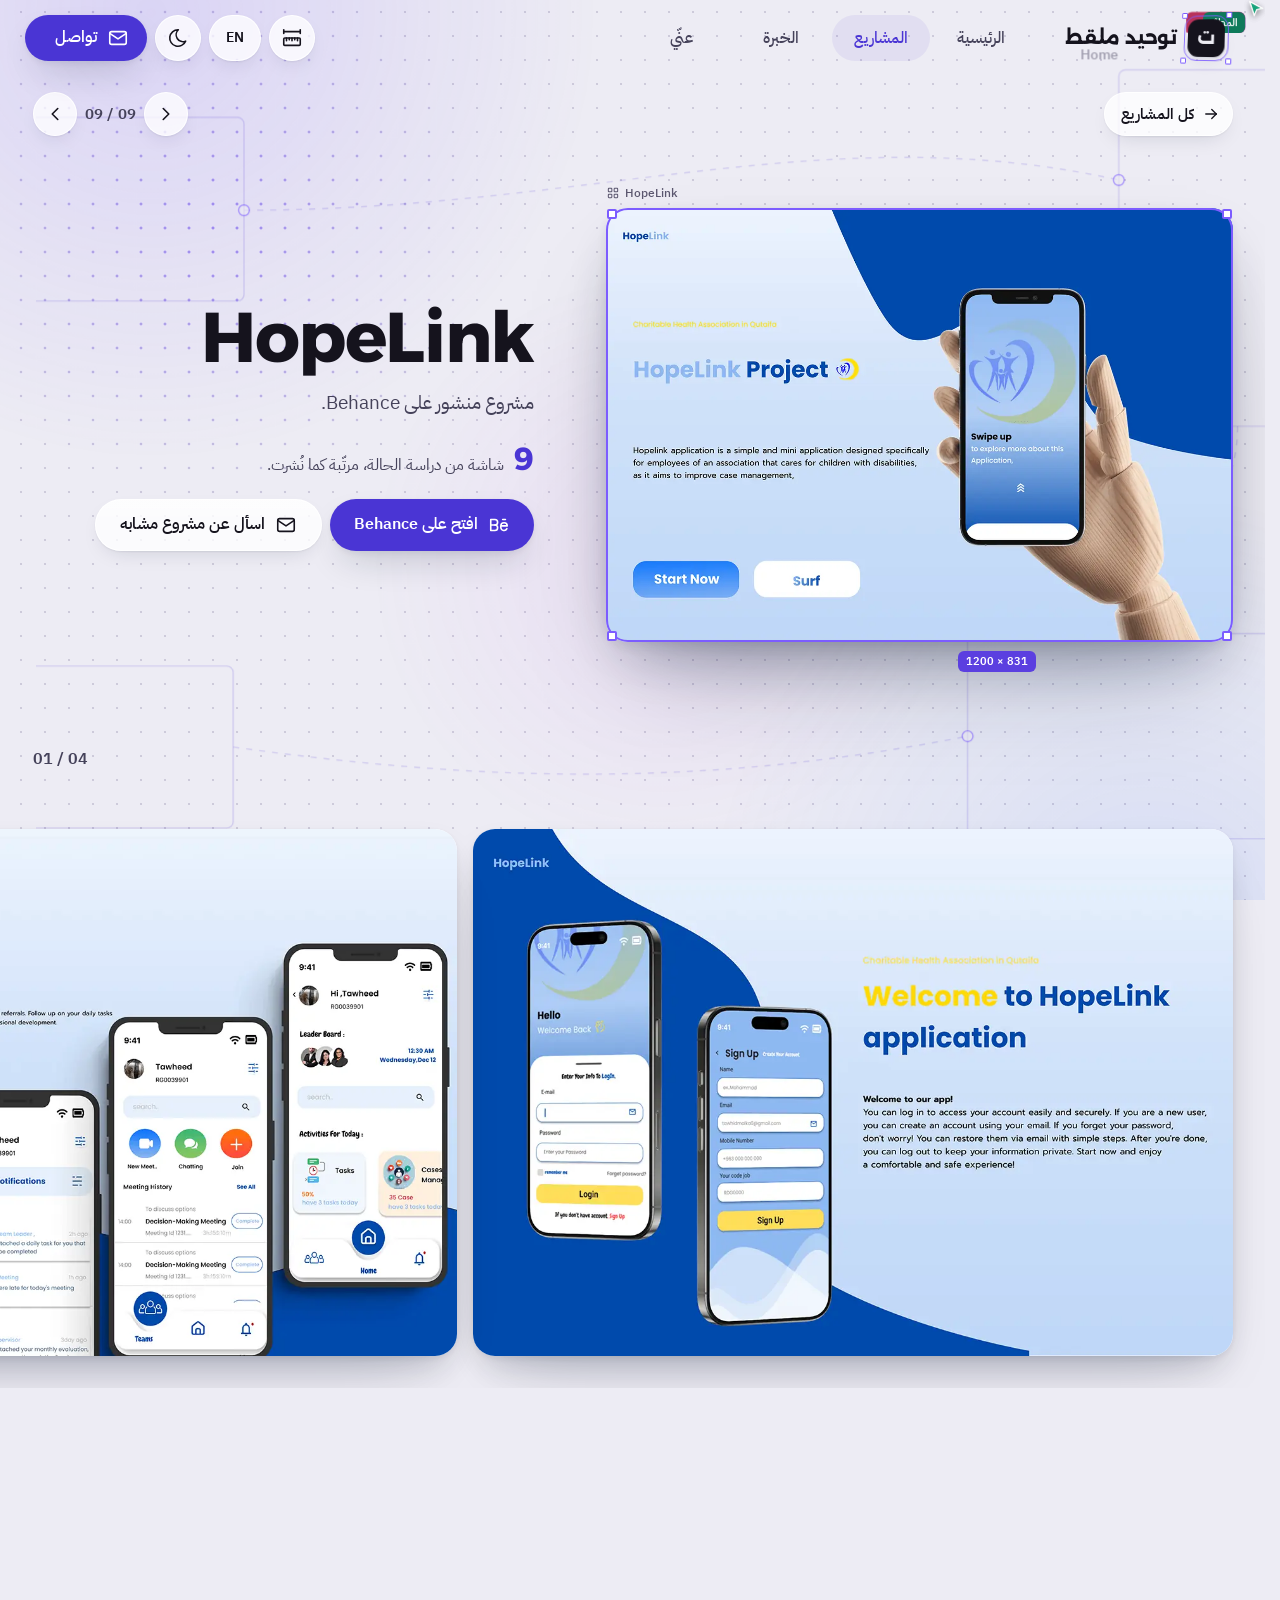
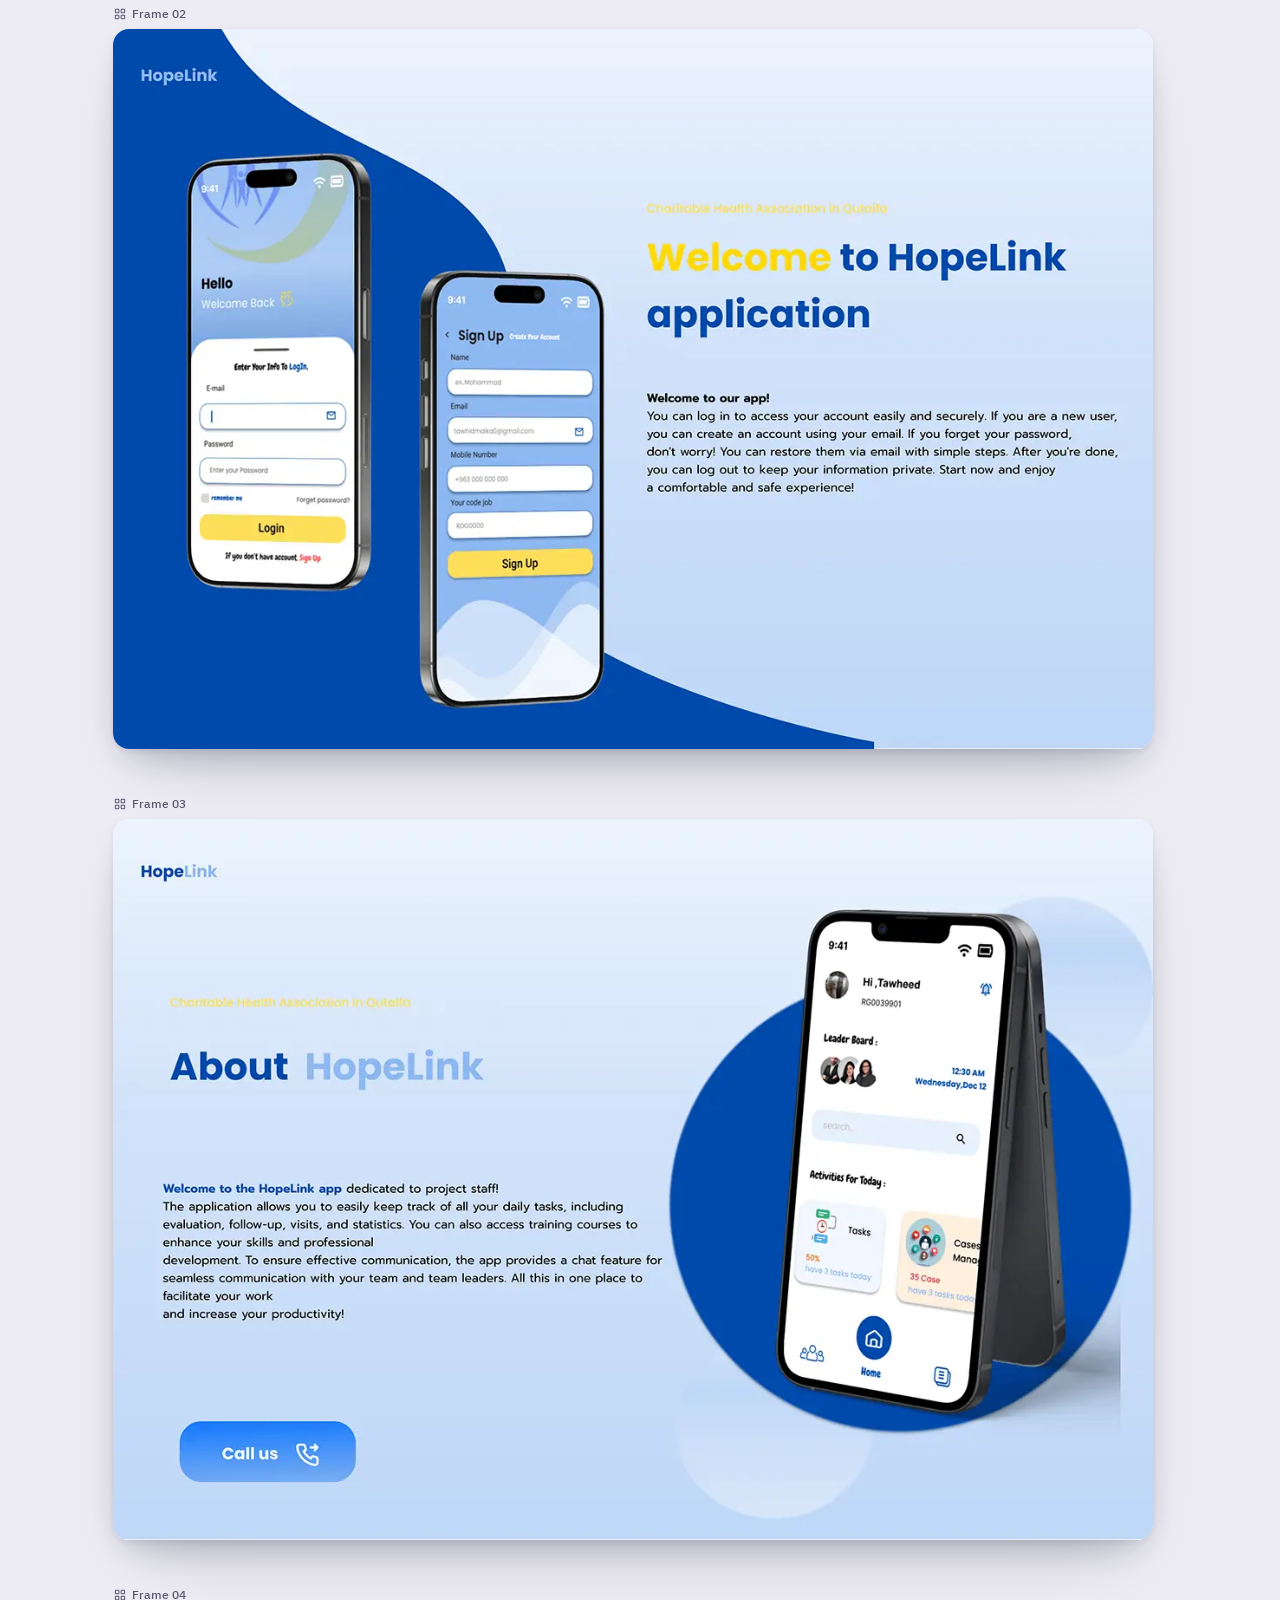
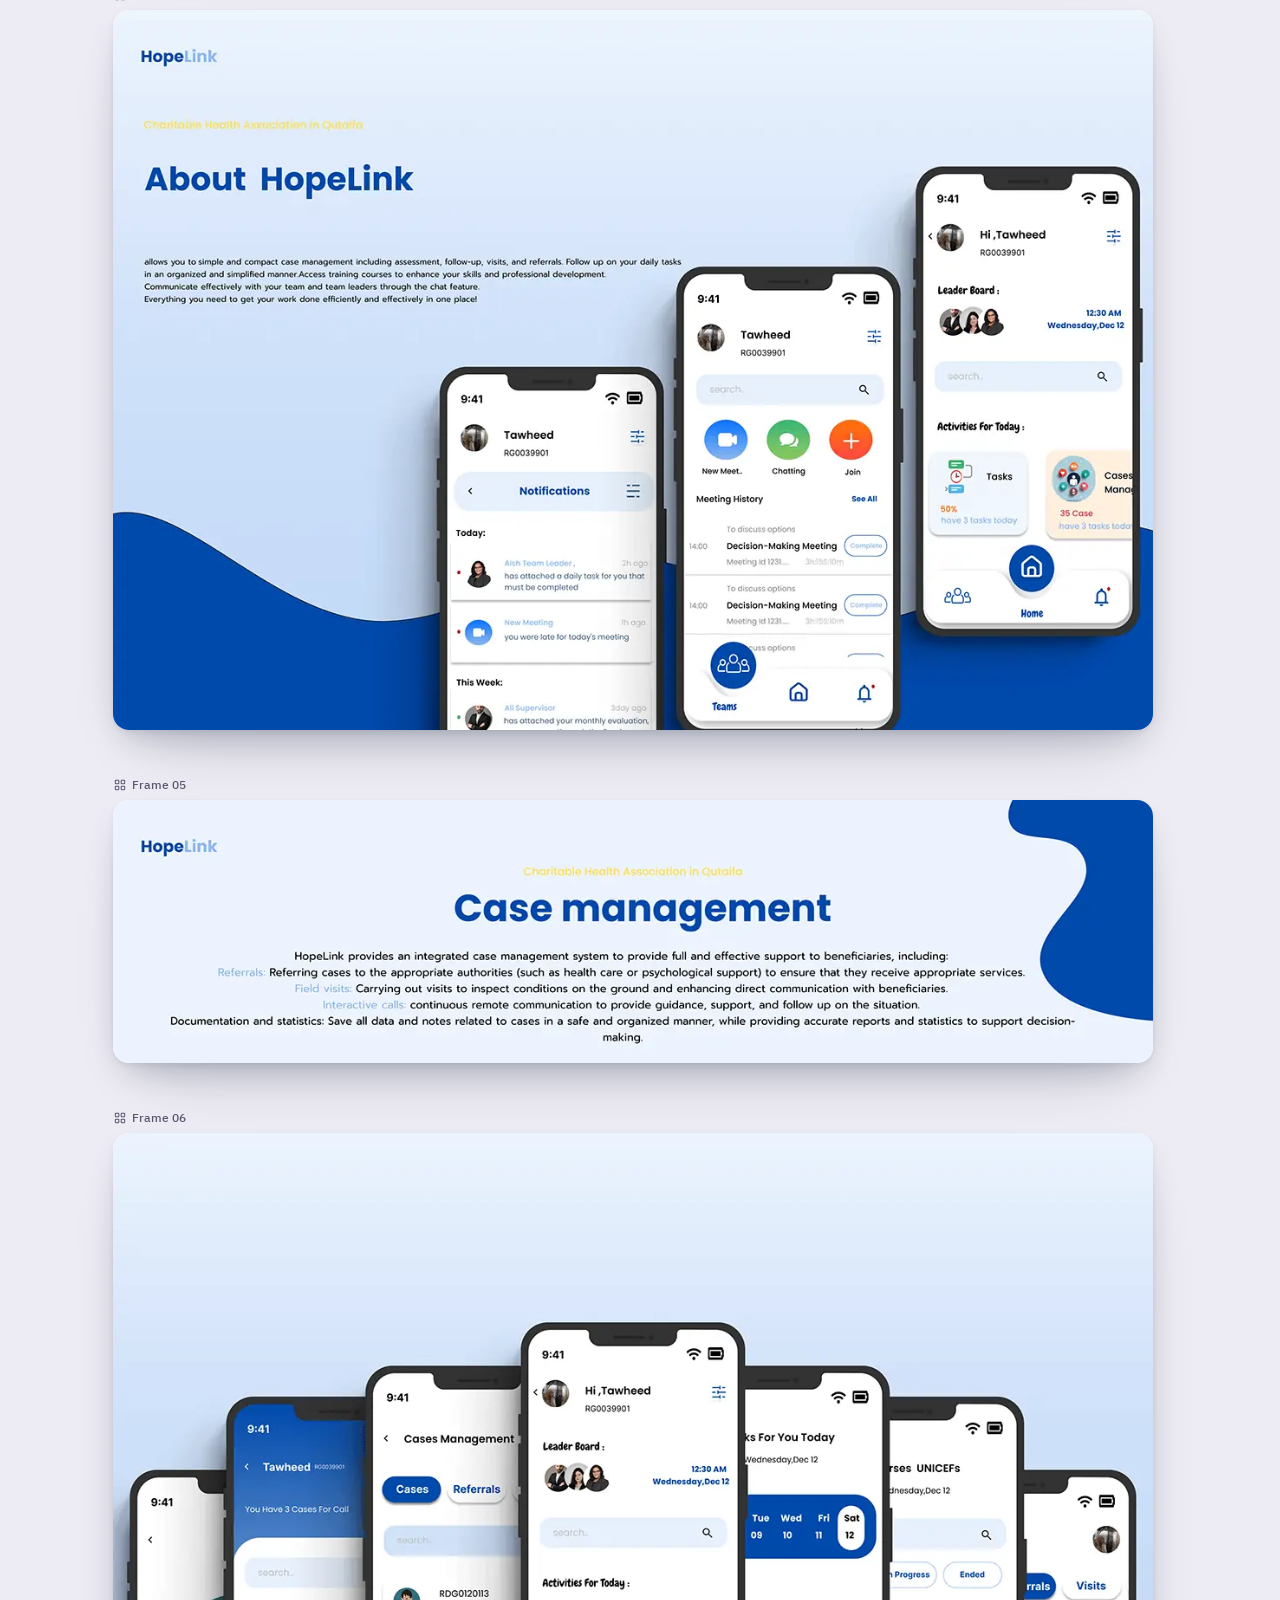
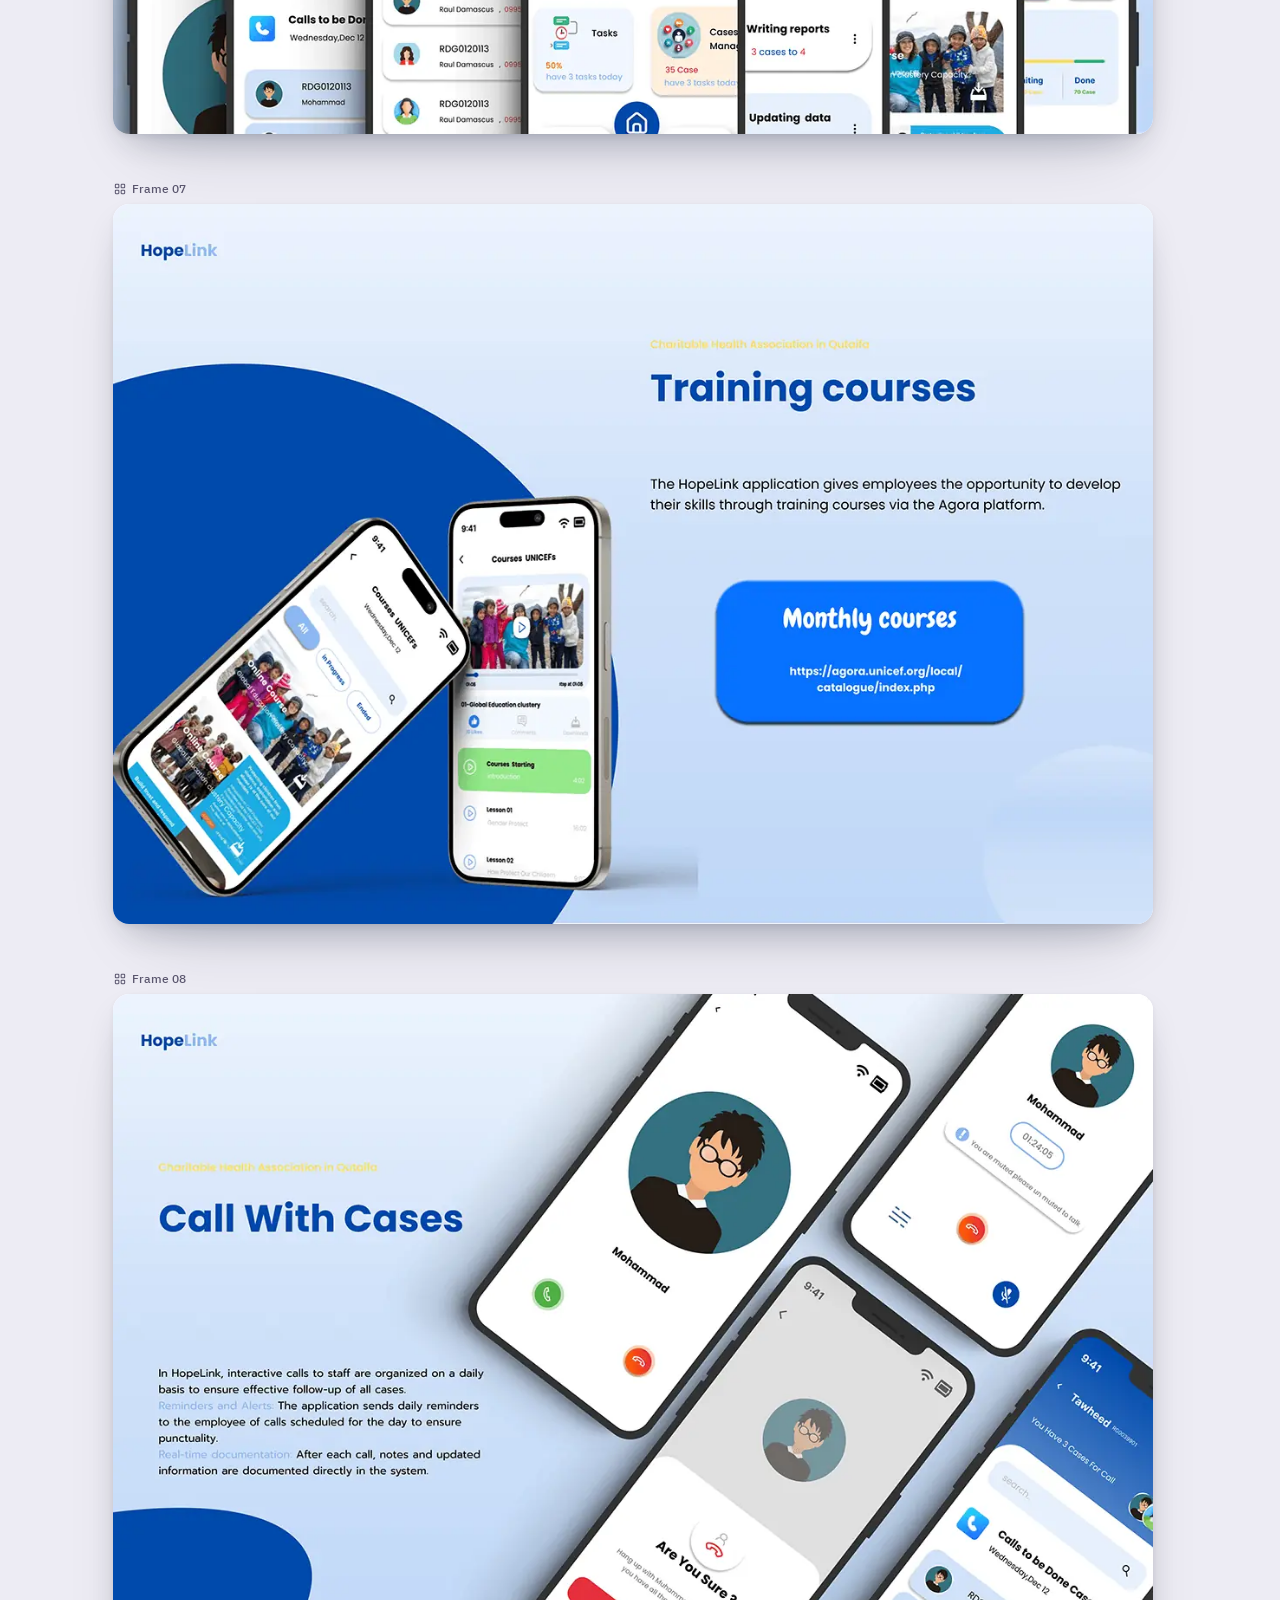
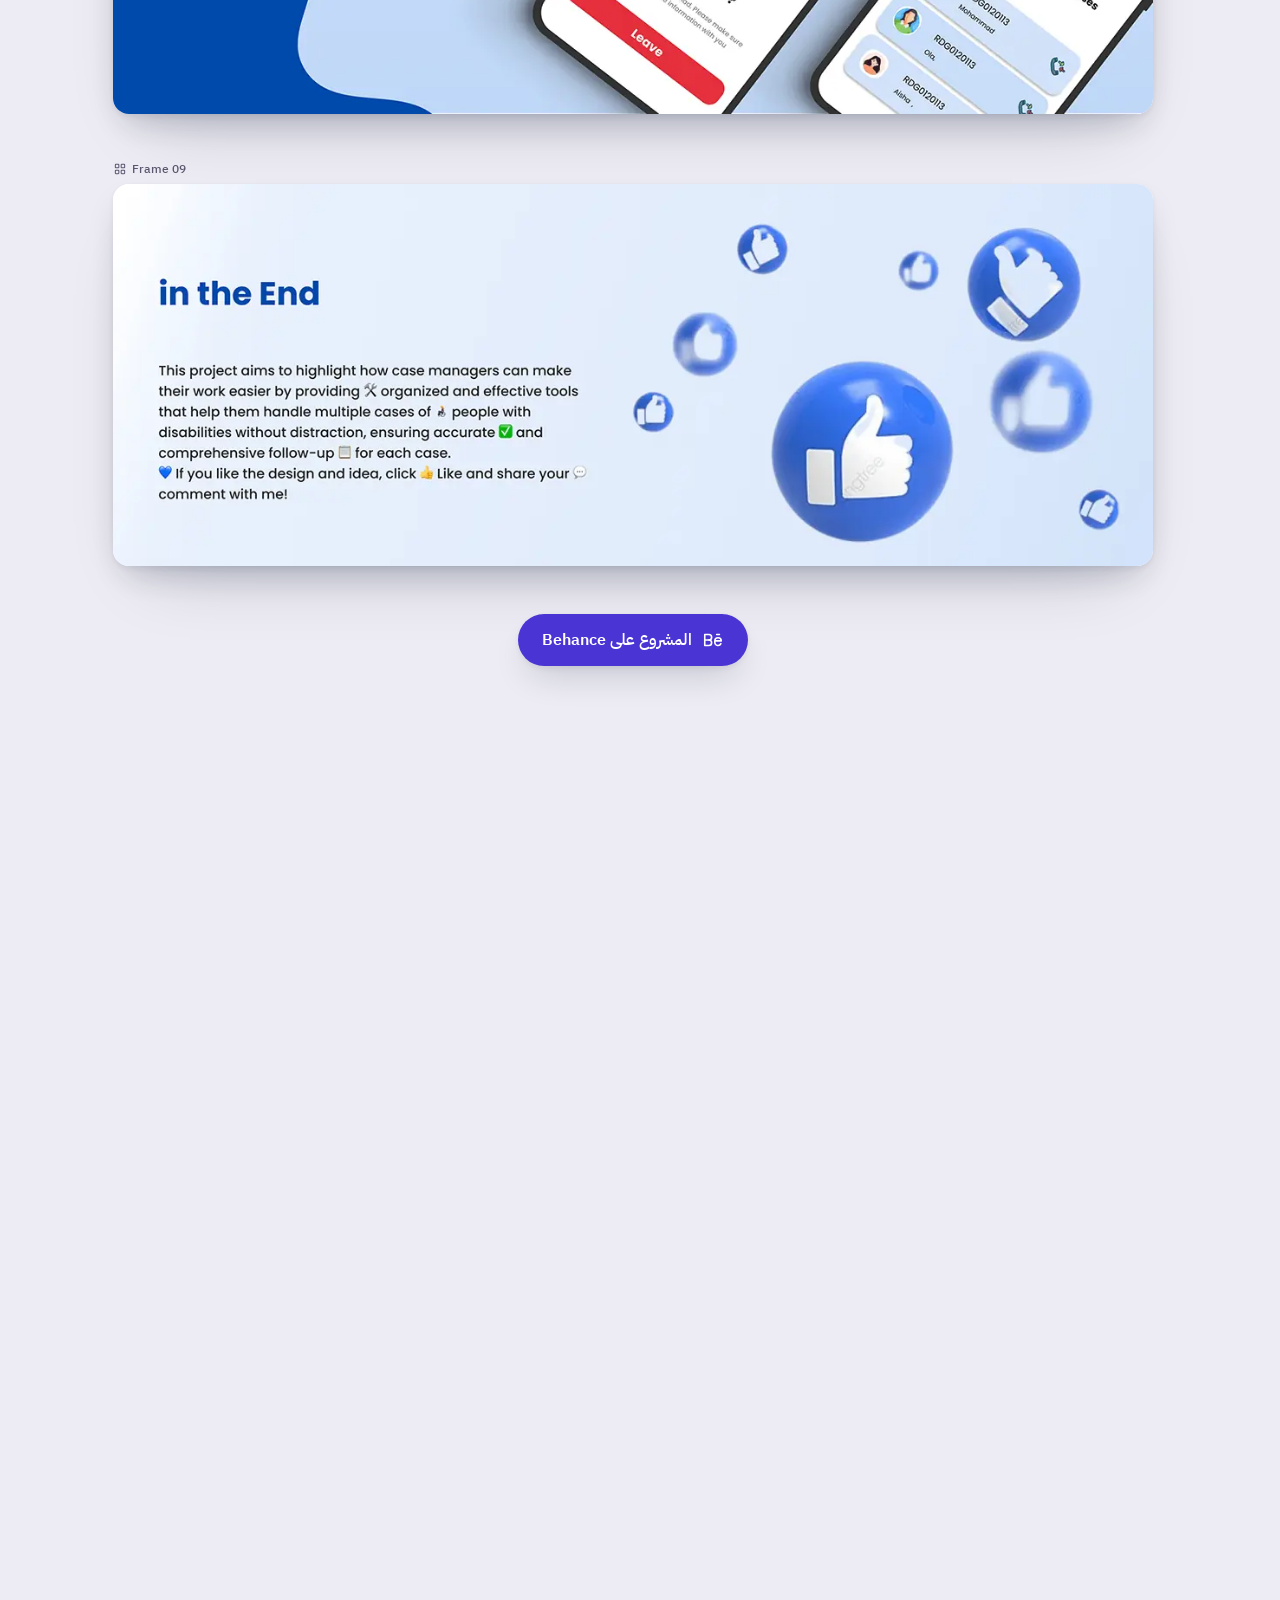
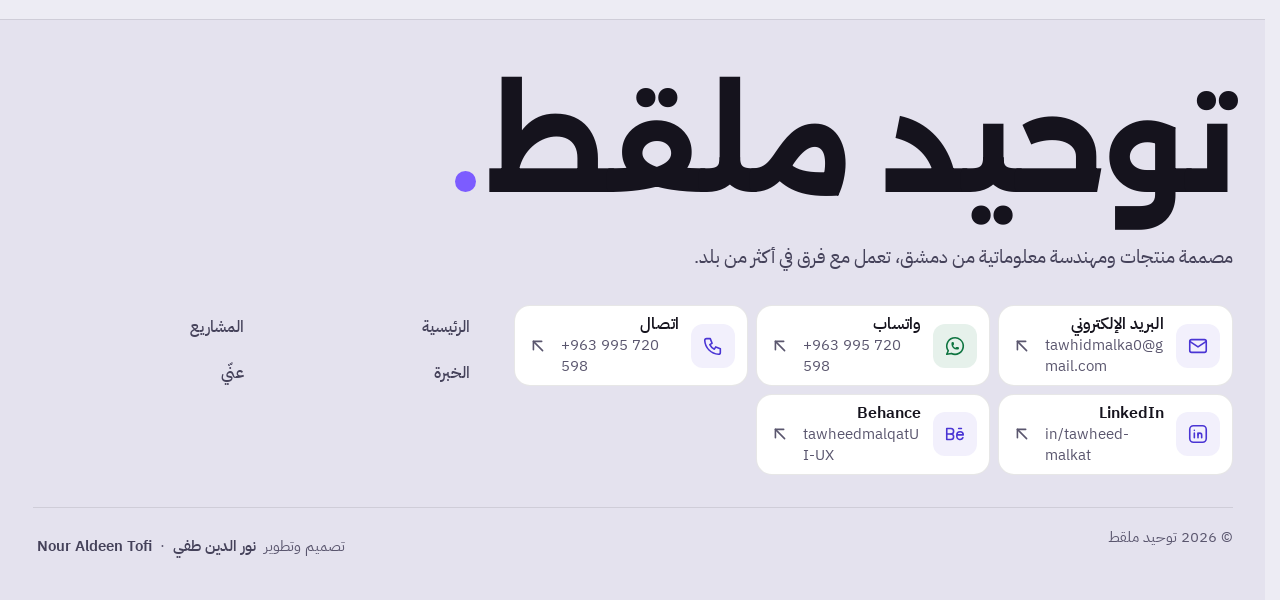
<file: project-hopelink.html>
<!doctype html>
<html lang="ar" dir="rtl" data-theme="light" data-title-ar="HopeLink، توحيد ملقط" data-title-en="HopeLink, Tawheed Malkat">
<head>
<meta charset="utf-8">
<meta name="viewport" content="width=device-width,initial-scale=1,viewport-fit=cover">
<title>HopeLink، توحيد ملقط</title>
<meta name="description" content="مشروع منشور على Behance. من أعمال توحيد ملقط، مصممة المنتجات. A project published on Behance. Product design by Tawheed Malkat.">
<meta name="robots" content="noindex,follow">
<link rel="canonical" href="https://nouraldeentofi.github.io/tawheed-malkat/project-hopelink.html">
<meta name="color-scheme" content="light dark">
<meta name="theme-color" id="metaTheme" content="#ECEEF1">
<script>(function(){try{var r=document.documentElement,t=localStorage.getItem('tm-theme'),l=localStorage.getItem('tm-lang');if(t==='dark')r.dataset.theme='dark';if(l==='en'){r.lang='en';r.dir='ltr';document.title=r.dataset.titleEn}}catch(e){}})();</script>
<link rel="preload" href="assets/fonts/alexandria-arabic-800-normal.woff2" as="font" type="font/woff2" crossorigin><link rel="preload" href="assets/fonts/alexandria-arabic-700-normal.woff2" as="font" type="font/woff2" crossorigin><link rel="preload" href="assets/fonts/alexandria-latin-800-normal.woff2" as="font" type="font/woff2" crossorigin><link rel="preload" href="assets/fonts/alexandria-latin-700-normal.woff2" as="font" type="font/woff2" crossorigin><link rel="preload" href="assets/fonts/ibm-plex-sans-arabic-arabic-400-normal.woff2" as="font" type="font/woff2" crossorigin><link rel="preload" href="assets/fonts/ibm-plex-sans-arabic-arabic-500-normal.woff2" as="font" type="font/woff2" crossorigin><link rel="preload" href="assets/fonts/ibm-plex-sans-arabic-arabic-600-normal.woff2" as="font" type="font/woff2" crossorigin><link rel="preload" href="assets/fonts/ibm-plex-sans-arabic-latin-400-normal.woff2" as="font" type="font/woff2" crossorigin><link rel="preload" href="assets/fonts/ibm-plex-sans-arabic-latin-600-normal.woff2" as="font" type="font/woff2" crossorigin>
<link rel="stylesheet" href="assets/css/site.css">
<link rel="icon" href="assets/img/favicon.svg" type="image/svg+xml">
<link rel="apple-touch-icon" href="assets/img/apple-touch-icon.png">
<meta property="og:type" content="profile"><meta property="og:url" content="https://nouraldeentofi.github.io/tawheed-malkat/project-hopelink.html"><meta property="og:title" content="HopeLink، توحيد ملقط · HopeLink, Tawheed Malkat">
<meta property="og:description" content="مشروع منشور على Behance. من أعمال توحيد ملقط، مصممة المنتجات."><meta property="og:image" content="https://nouraldeentofi.github.io/tawheed-malkat/assets/img/projects/hopelink/card.webp"><meta property="og:image:width" content="1200"><meta property="og:image:height" content="630">
<meta property="og:locale" content="ar_AR"><meta property="og:locale:alternate" content="en_US"><meta name="twitter:card" content="summary_large_image">
<script type="application/ld+json">{"@context": "https://schema.org", "@graph": [{"@type": "Person", "@id": "https://nouraldeentofi.github.io/tawheed-malkat/#person", "name": "Tawheed Malkat", "alternateName": ["Tawheed Malkat", "Tawheed Malqat", "Tawhid Malka", "Tawheed Malka", "Tawhid Malkat", "Tawheed Malkat UI/UX", "Tawheed Malkat Product Designer", "توحيد ملقط", "توحيد ملقط مصممة", "م. توحيد ملقط", "Eng. Tawheed Malkat"], "givenName": "Tawheed", "familyName": "Malkat", "gender": "Female", "jobTitle": "Senior Product Designer", "description": "Senior product designer (UI/UX) and informatics engineer from Damascus, Syria, with 4+ years designing web and mobile products. مصممة منتجات ومهندسة معلوماتية من دمشق.", "email": "mailto:tawhidmalka0@gmail.com", "telephone": "+963995720598", "url": "https://nouraldeentofi.github.io/tawheed-malkat/", "address": {"@type": "PostalAddress", "addressLocality": "Damascus", "addressCountry": "SY"}, "alumniOf": {"@type": "CollegeOrUniversity", "name": "Damascus University", "alternateName": "جامعة دمشق"}, "hasCredential": {"@type": "EducationalOccupationalCredential", "credentialCategory": "degree", "name": "Informatics Engineering, Networks and Information Systems (2017–2022)", "recognizedBy": {"@type": "CollegeOrUniversity", "name": "Damascus University"}}, "worksFor": [{"@type": "Organization", "name": "Menuva"}, {"@type": "Organization", "name": "Qawaem Mohasib"}, {"@type": "Organization", "name": "NexLead"}], "hasOccupation": {"@type": "Occupation", "name": "Product Designer", "alternateName": ["Senior Product Designer", "Product Designer", "UI/UX Designer", "UX/UI Designer", "UX Designer", "UI Designer", "Interaction Designer", "Mobile app designer", "Web designer", "Informatics Engineer", "مصممة منتجات", "مصممة منتجات أولى", "مصممة UI/UX", "مصممة تجربة المستخدم", "مصممة واجهات المستخدم", "مصممة تطبيقات ومواقع", "مهندسة معلوماتية"], "occupationLocation": {"@type": "City", "name": "Damascus"}, "skills": "Product Strategy, UX Strategy, Design Thinking, Product Discovery, Feature Definition, MVP Design, User Stories, User Research, User Flows, Information Architecture, Journey Mapping, Usability Testing, Requirements Analysis, Visual Design, Interaction Design, Prototyping, Responsive Design, Design Systems, Component Libraries, Accessibility, HTML, CSS, Flutter / Dart, REST APIs, Provider, Bloc, GetX, Git, Linux, Agile / Scrum, Figma, FigJam, Adobe XD, Photoshop, Illustrator, Hotjar, Typeform, Google Forms, Jira, Trello, AI tools"}, "knowsAbout": ["Product design", "UX design", "UI design", "User research", "Design systems", "Prototyping", "Information architecture", "Usability testing", "Accessibility", "Mobile app design", "Web design", "Flutter", "Figma", "تصميم تجربة المستخدم", "تصميم واجهات المستخدم"], "knowsLanguage": [{"@type": "Language", "name": "Arabic", "alternateName": "ar"}, {"@type": "Language", "name": "English", "alternateName": "en"}], "sameAs": ["https://www.behance.net/tawheedmalqatUI-UX", "https://www.linkedin.com/in/tawheed-malkat/"]}, {"@type": "WebSite", "@id": "https://nouraldeentofi.github.io/tawheed-malkat/#site", "url": "https://nouraldeentofi.github.io/tawheed-malkat/", "name": "Tawheed Malkat · توحيد ملقط", "inLanguage": ["ar", "en"], "publisher": {"@id": "https://nouraldeentofi.github.io/tawheed-malkat/#person"}}, {"@type": "WebPage", "url": "https://nouraldeentofi.github.io/tawheed-malkat/project-hopelink.html", "isPartOf": {"@id": "https://nouraldeentofi.github.io/tawheed-malkat/#site"}, "mainEntity": {"@id": "https://nouraldeentofi.github.io/tawheed-malkat/#person"}, "inLanguage": ["ar", "en"]}, {"@type": "CreativeWork", "name": "HopeLink", "url": "https://nouraldeentofi.github.io/tawheed-malkat/project-hopelink.html", "sameAs": "https://www.behance.net/gallery/222646555/HopeLink", "creator": {"@id": "https://nouraldeentofi.github.io/tawheed-malkat/#person"}, "image": "https://nouraldeentofi.github.io/tawheed-malkat/assets/img/projects/hopelink/00.webp", "description": "A project published on Behance"}]}</script>
</head>
<body>
<a class="skip" href="#main"><span data-l="ar">تخطَّ إلى المحتوى</span><span data-l="en" lang="en">Skip to content</span></a>
<svg class="sprite" aria-hidden="true" xmlns="http://www.w3.org/2000/svg"><symbol id="i-arrow-left" viewBox="0 0 24 24" fill="none" stroke="currentColor" stroke-width="1.75" stroke-linecap="round" stroke-linejoin="round"><path stroke="none" d="M0 0h24v24H0z" fill="none" />
  <path d="M5 12l14 0" />
  <path d="M5 12l6 6" />
  <path d="M5 12l6 -6" /></symbol><symbol id="i-arrow-right" viewBox="0 0 24 24" fill="none" stroke="currentColor" stroke-width="1.75" stroke-linecap="round" stroke-linejoin="round"><path stroke="none" d="M0 0h24v24H0z" fill="none" />
  <path d="M5 12l14 0" />
  <path d="M13 18l6 -6" />
  <path d="M13 6l6 6" /></symbol><symbol id="i-arrow-up-right" viewBox="0 0 24 24" fill="none" stroke="currentColor" stroke-width="1.75" stroke-linecap="round" stroke-linejoin="round"><path stroke="none" d="M0 0h24v24H0z" fill="none" />
  <path d="M17 7l-10 10" />
  <path d="M8 7l9 0l0 9" /></symbol><symbol id="i-brand-behance" viewBox="0 0 24 24" fill="none" stroke="currentColor" stroke-width="1.75" stroke-linecap="round" stroke-linejoin="round"><path stroke="none" d="M0 0h24v24H0z" fill="none" />
  <path d="M3 18v-12h4.5a3 3 0 0 1 0 6a3 3 0 0 1 0 6h-4.5" />
  <path d="M3 12l4.5 0" />
  <path d="M14 13h7a3.5 3.5 0 0 0 -7 0v2a3.5 3.5 0 0 0 6.64 1" />
  <path d="M16 6l3 0" /></symbol><symbol id="i-brand-linkedin" viewBox="0 0 24 24" fill="none" stroke="currentColor" stroke-width="1.75" stroke-linecap="round" stroke-linejoin="round"><path stroke="none" d="M0 0h24v24H0z" fill="none" />
  <path d="M8 11v5" />
  <path d="M8 8v.01" />
  <path d="M12 16v-5" />
  <path d="M16 16v-3a2 2 0 1 0 -4 0" />
  <path d="M3 7a4 4 0 0 1 4 -4h10a4 4 0 0 1 4 4v10a4 4 0 0 1 -4 4h-10a4 4 0 0 1 -4 -4l0 -10" /></symbol><symbol id="i-brand-whatsapp" viewBox="0 0 24 24" fill="none" stroke="currentColor" stroke-width="1.75" stroke-linecap="round" stroke-linejoin="round"><path stroke="none" d="M0 0h24v24H0z" fill="none" />
  <path d="M3 21l1.65 -3.8a9 9 0 1 1 3.4 2.9l-5.05 .9" />
  <path d="M9 10a.5 .5 0 0 0 1 0v-1a.5 .5 0 0 0 -1 0v1a5 5 0 0 0 5 5h1a.5 .5 0 0 0 0 -1h-1a.5 .5 0 0 0 0 1" /></symbol><symbol id="i-briefcase" viewBox="0 0 24 24" fill="none" stroke="currentColor" stroke-width="1.75" stroke-linecap="round" stroke-linejoin="round"><path stroke="none" d="M0 0h24v24H0z" fill="none" />
  <path d="M3 9a2 2 0 0 1 2 -2h14a2 2 0 0 1 2 2v9a2 2 0 0 1 -2 2h-14a2 2 0 0 1 -2 -2l0 -9" />
  <path d="M8 7v-2a2 2 0 0 1 2 -2h4a2 2 0 0 1 2 2v2" />
  <path d="M12 12l0 .01" />
  <path d="M3 13a20 20 0 0 0 18 0" /></symbol><symbol id="i-check" viewBox="0 0 24 24" fill="none" stroke="currentColor" stroke-width="1.75" stroke-linecap="round" stroke-linejoin="round"><path stroke="none" d="M0 0h24v24H0z" fill="none" />
  <path d="M5 12l5 5l10 -10" /></symbol><symbol id="i-chevron-down" viewBox="0 0 24 24" fill="none" stroke="currentColor" stroke-width="1.75" stroke-linecap="round" stroke-linejoin="round"><path stroke="none" d="M0 0h24v24H0z" fill="none" />
  <path d="M6 9l6 6l6 -6" /></symbol><symbol id="i-chevron-left" viewBox="0 0 24 24" fill="none" stroke="currentColor" stroke-width="1.75" stroke-linecap="round" stroke-linejoin="round"><path stroke="none" d="M0 0h24v24H0z" fill="none" />
  <path d="M15 6l-6 6l6 6" /></symbol><symbol id="i-chevron-right" viewBox="0 0 24 24" fill="none" stroke="currentColor" stroke-width="1.75" stroke-linecap="round" stroke-linejoin="round"><path stroke="none" d="M0 0h24v24H0z" fill="none" />
  <path d="M9 6l6 6l-6 6" /></symbol><symbol id="i-click" viewBox="0 0 24 24" fill="none" stroke="currentColor" stroke-width="1.75" stroke-linecap="round" stroke-linejoin="round"><path d="M3 12l3 0"/><path d="M12 3l0 3"/><path d="M7.8 7.8l-2.2 -2.2"/><path d="M16.2 7.8l2.2 -2.2"/><path d="M7.8 16.2l-2.2 2.2"/><path d="M12 12l9 3l-4 2l-2 4l-3 -9"/></symbol><symbol id="i-clock" viewBox="0 0 24 24" fill="none" stroke="currentColor" stroke-width="1.75" stroke-linecap="round" stroke-linejoin="round"><path stroke="none" d="M0 0h24v24H0z" fill="none" />
  <path d="M3 12a9 9 0 1 0 18 0a9 9 0 0 0 -18 0" />
  <path d="M12 7v5l3 3" /></symbol><symbol id="i-components" viewBox="0 0 24 24" fill="none" stroke="currentColor" stroke-width="1.75" stroke-linecap="round" stroke-linejoin="round"><path stroke="none" d="M0 0h24v24H0z" fill="none" />
  <path d="M3 12l3 3l3 -3l-3 -3l-3 3" />
  <path d="M15 12l3 3l3 -3l-3 -3l-3 3" />
  <path d="M9 6l3 3l3 -3l-3 -3l-3 3" />
  <path d="M9 18l3 3l3 -3l-3 -3l-3 3" /></symbol><symbol id="i-copy" viewBox="0 0 24 24" fill="none" stroke="currentColor" stroke-width="1.75" stroke-linecap="round" stroke-linejoin="round"><path stroke="none" d="M0 0h24v24H0z" fill="none" />
  <path d="M7 9.667a2.667 2.667 0 0 1 2.667 -2.667h8.666a2.667 2.667 0 0 1 2.667 2.667v8.666a2.667 2.667 0 0 1 -2.667 2.667h-8.666a2.667 2.667 0 0 1 -2.667 -2.667l0 -8.666" />
  <path d="M4.012 16.737a2.005 2.005 0 0 1 -1.012 -1.737v-10c0 -1.1 .9 -2 2 -2h10c.75 0 1.158 .385 1.5 1" /></symbol><symbol id="i-device-mobile" viewBox="0 0 24 24" fill="none" stroke="currentColor" stroke-width="1.75" stroke-linecap="round" stroke-linejoin="round"><path stroke="none" d="M0 0h24v24H0z" fill="none" />
  <path d="M6 5a2 2 0 0 1 2 -2h8a2 2 0 0 1 2 2v14a2 2 0 0 1 -2 2h-8a2 2 0 0 1 -2 -2v-14" />
  <path d="M11 4h2" />
  <path d="M12 17v.01" /></symbol><symbol id="i-focus-2" viewBox="0 0 24 24" fill="none" stroke="currentColor" stroke-width="1.75" stroke-linecap="round" stroke-linejoin="round"><path stroke="none" d="M0 0h24v24H0z" fill="none" />
  <path d="M11.5 12a.5 .5 0 1 0 1 0a.5 .5 0 1 0 -1 0" fill="currentColor" />
  <path d="M5 12a7 7 0 1 0 14 0a7 7 0 1 0 -14 0" />
  <path d="M12 3l0 2" />
  <path d="M3 12l2 0" />
  <path d="M12 19l0 2" />
  <path d="M19 12l2 0" /></symbol><symbol id="i-hand-move" viewBox="0 0 24 24" fill="none" stroke="currentColor" stroke-width="1.75" stroke-linecap="round" stroke-linejoin="round"><path stroke="none" d="M0 0h24v24H0z" fill="none" />
  <path d="M8 13v-8.5a1.5 1.5 0 0 1 3 0v7.5" />
  <path d="M11 11.5v-2a1.5 1.5 0 0 1 3 0v2.5" />
  <path d="M14 10.5a1.5 1.5 0 0 1 3 0v1.5" />
  <path d="M17 11.5a1.5 1.5 0 0 1 3 0v4.5a6 6 0 0 1 -6 6h-2h.208a6 6 0 0 1 -5.012 -2.7l-.196 -.3c-.312 -.479 -1.407 -2.388 -3.286 -5.728a1.5 1.5 0 0 1 .536 -2.022a1.867 1.867 0 0 1 2.28 .28l1.47 1.47" />
  <path d="M2.541 5.594a13.487 13.487 0 0 1 2.46 -1.427" />
  <path d="M14 3.458c1.32 .354 2.558 .902 3.685 1.612" /></symbol><symbol id="i-heart-handshake" viewBox="0 0 24 24" fill="none" stroke="currentColor" stroke-width="1.75" stroke-linecap="round" stroke-linejoin="round"><path stroke="none" d="M0 0h24v24H0z" fill="none" />
  <path d="M19.5 12.572l-7.5 7.428l-7.5 -7.428a5 5 0 1 1 7.5 -6.566a5 5 0 1 1 7.5 6.572" />
  <path d="M12 6l-3.293 3.293a1 1 0 0 0 0 1.414l.543 .543c.69 .69 1.81 .69 2.5 0l1 -1a3.182 3.182 0 0 1 4.5 0l2.25 2.25" />
  <path d="M12.5 15.5l2 2" />
  <path d="M15 13l2 2" /></symbol><symbol id="i-home" viewBox="0 0 24 24" fill="none" stroke="currentColor" stroke-width="1.75" stroke-linecap="round" stroke-linejoin="round"><path stroke="none" d="M0 0h24v24H0z" fill="none" />
  <path d="M5 12l-2 0l9 -9l9 9l-2 0" />
  <path d="M5 12v7a2 2 0 0 0 2 2h10a2 2 0 0 0 2 -2v-7" />
  <path d="M9 21v-6a2 2 0 0 1 2 -2h2a2 2 0 0 1 2 2v6" /></symbol><symbol id="i-language" viewBox="0 0 24 24" fill="none" stroke="currentColor" stroke-width="1.75" stroke-linecap="round" stroke-linejoin="round"><path stroke="none" d="M0 0h24v24H0z" fill="none" />
  <path d="M9 6.371c0 4.418 -2.239 6.629 -5 6.629" />
  <path d="M4 6.371h7" />
  <path d="M5 9c0 2.144 2.252 3.908 6 4" />
  <path d="M12 20l4 -9l4 9" />
  <path d="M19.1 18h-6.2" />
  <path d="M6.694 3l.793 .582" /></symbol><symbol id="i-layers-intersect" viewBox="0 0 24 24" fill="none" stroke="currentColor" stroke-width="1.75" stroke-linecap="round" stroke-linejoin="round"><path stroke="none" d="M0 0h24v24H0z" fill="none" />
  <path d="M8 6a2 2 0 0 1 2 -2h8a2 2 0 0 1 2 2v8a2 2 0 0 1 -2 2h-8a2 2 0 0 1 -2 -2l0 -8" />
  <path d="M4 10a2 2 0 0 1 2 -2h8a2 2 0 0 1 2 2v8a2 2 0 0 1 -2 2h-8a2 2 0 0 1 -2 -2l0 -8" /></symbol><symbol id="i-layout-grid" viewBox="0 0 24 24" fill="none" stroke="currentColor" stroke-width="1.75" stroke-linecap="round" stroke-linejoin="round"><path stroke="none" d="M0 0h24v24H0z" fill="none" />
  <path d="M4 5a1 1 0 0 1 1 -1h4a1 1 0 0 1 1 1v4a1 1 0 0 1 -1 1h-4a1 1 0 0 1 -1 -1l0 -4" />
  <path d="M14 5a1 1 0 0 1 1 -1h4a1 1 0 0 1 1 1v4a1 1 0 0 1 -1 1h-4a1 1 0 0 1 -1 -1l0 -4" />
  <path d="M4 15a1 1 0 0 1 1 -1h4a1 1 0 0 1 1 1v4a1 1 0 0 1 -1 1h-4a1 1 0 0 1 -1 -1l0 -4" />
  <path d="M14 15a1 1 0 0 1 1 -1h4a1 1 0 0 1 1 1v4a1 1 0 0 1 -1 1h-4a1 1 0 0 1 -1 -1l0 -4" /></symbol><symbol id="i-mail" viewBox="0 0 24 24" fill="none" stroke="currentColor" stroke-width="1.75" stroke-linecap="round" stroke-linejoin="round"><path stroke="none" d="M0 0h24v24H0z" fill="none" />
  <path d="M3 7a2 2 0 0 1 2 -2h14a2 2 0 0 1 2 2v10a2 2 0 0 1 -2 2h-14a2 2 0 0 1 -2 -2v-10" />
  <path d="M3 7l9 6l9 -6" /></symbol><symbol id="i-map-pin" viewBox="0 0 24 24" fill="none" stroke="currentColor" stroke-width="1.75" stroke-linecap="round" stroke-linejoin="round"><path stroke="none" d="M0 0h24v24H0z" fill="none" />
  <path d="M9 11a3 3 0 1 0 6 0a3 3 0 0 0 -6 0" />
  <path d="M17.657 16.657l-4.243 4.243a2 2 0 0 1 -2.827 0l-4.244 -4.243a8 8 0 1 1 11.314 0" /></symbol><symbol id="i-maximize" viewBox="0 0 24 24" fill="none" stroke="currentColor" stroke-width="1.75" stroke-linecap="round" stroke-linejoin="round"><path stroke="none" d="M0 0h24v24H0z" fill="none" />
  <path d="M4 8v-2a2 2 0 0 1 2 -2h2" />
  <path d="M4 16v2a2 2 0 0 0 2 2h2" />
  <path d="M16 4h2a2 2 0 0 1 2 2v2" />
  <path d="M16 20h2a2 2 0 0 0 2 -2v-2" /></symbol><symbol id="i-minimize" viewBox="0 0 24 24" fill="none" stroke="currentColor" stroke-width="1.75" stroke-linecap="round" stroke-linejoin="round"><path stroke="none" d="M0 0h24v24H0z" fill="none" />
  <path d="M15 19v-2a2 2 0 0 1 2 -2h2" />
  <path d="M15 5v2a2 2 0 0 0 2 2h2" />
  <path d="M5 15h2a2 2 0 0 1 2 2v2" />
  <path d="M5 9h2a2 2 0 0 0 2 -2v-2" /></symbol><symbol id="i-minus" viewBox="0 0 24 24" fill="none" stroke="currentColor" stroke-width="1.75" stroke-linecap="round" stroke-linejoin="round"><path stroke="none" d="M0 0h24v24H0z" fill="none" />
  <path d="M5 12l14 0" /></symbol><symbol id="i-moon" viewBox="0 0 24 24" fill="none" stroke="currentColor" stroke-width="1.75" stroke-linecap="round" stroke-linejoin="round"><path stroke="none" d="M0 0h24v24H0z" fill="none" />
  <path d="M12 3c.132 0 .263 0 .393 0a7.5 7.5 0 0 0 7.92 12.446a9 9 0 1 1 -8.313 -12.454l0 .008" /></symbol><symbol id="i-note" viewBox="0 0 24 24" fill="none" stroke="currentColor" stroke-width="1.75" stroke-linecap="round" stroke-linejoin="round"><path d="M13 20l7 -7"/><path d="M13 20v-6a1 1 0 0 1 1 -1h6v-7a2 2 0 0 0 -2 -2h-12a2 2 0 0 0 -2 2v12a2 2 0 0 0 2 2h7"/></symbol><symbol id="i-palette" viewBox="0 0 24 24" fill="none" stroke="currentColor" stroke-width="1.75" stroke-linecap="round" stroke-linejoin="round"><path stroke="none" d="M0 0h24v24H0z" fill="none" />
  <path d="M12 21a9 9 0 0 1 0 -18c4.97 0 9 3.582 9 8c0 1.06 -.474 2.078 -1.318 2.828c-.844 .75 -1.989 1.172 -3.182 1.172h-2.5a2 2 0 0 0 -1 3.75a1.3 1.3 0 0 1 -1 2.25" />
  <path d="M7.5 10.5a1 1 0 1 0 2 0a1 1 0 1 0 -2 0" />
  <path d="M11.5 7.5a1 1 0 1 0 2 0a1 1 0 1 0 -2 0" />
  <path d="M15.5 10.5a1 1 0 1 0 2 0a1 1 0 1 0 -2 0" /></symbol><symbol id="i-phone" viewBox="0 0 24 24" fill="none" stroke="currentColor" stroke-width="1.75" stroke-linecap="round" stroke-linejoin="round"><path stroke="none" d="M0 0h24v24H0z" fill="none" />
  <path d="M5 4h4l2 5l-2.5 1.5a11 11 0 0 0 5 5l1.5 -2.5l5 2v4a2 2 0 0 1 -2 2a16 16 0 0 1 -15 -15a2 2 0 0 1 2 -2" /></symbol><symbol id="i-plus" viewBox="0 0 24 24" fill="none" stroke="currentColor" stroke-width="1.75" stroke-linecap="round" stroke-linejoin="round"><path stroke="none" d="M0 0h24v24H0z" fill="none" />
  <path d="M12 5l0 14" />
  <path d="M5 12l14 0" /></symbol><symbol id="i-pointer" viewBox="0 0 24 24" fill="none" stroke="currentColor" stroke-width="1.75" stroke-linecap="round" stroke-linejoin="round"><path stroke="none" d="M0 0h24v24H0z" fill="none" />
  <path d="M7.904 17.563a1.2 1.2 0 0 0 2.228 .308l2.09 -3.093l4.907 4.907a1.067 1.067 0 0 0 1.509 0l1.047 -1.047a1.067 1.067 0 0 0 0 -1.509l-4.907 -4.907l3.113 -2.09a1.2 1.2 0 0 0 -.309 -2.228l-13.582 -3.904l3.904 13.563" /></symbol><symbol id="i-refresh" viewBox="0 0 24 24" fill="none" stroke="currentColor" stroke-width="1.75" stroke-linecap="round" stroke-linejoin="round"><path d="M20 11a8.1 8.1 0 0 0 -15.5 -2m-.5 -4v4h4"/><path d="M4 13a8.1 8.1 0 0 0 15.5 2m.5 4v-4h-4"/></symbol><symbol id="i-route" viewBox="0 0 24 24" fill="none" stroke="currentColor" stroke-width="1.75" stroke-linecap="round" stroke-linejoin="round"><path stroke="none" d="M0 0h24v24H0z" fill="none" />
  <path d="M3 19a2 2 0 1 0 4 0a2 2 0 0 0 -4 0" />
  <path d="M19 7a2 2 0 1 0 0 -4a2 2 0 0 0 0 4" />
  <path d="M11 19h5.5a3.5 3.5 0 0 0 0 -7h-8a3.5 3.5 0 0 1 0 -7h4.5" /></symbol><symbol id="i-ruler-measure" viewBox="0 0 24 24" fill="none" stroke="currentColor" stroke-width="1.75" stroke-linecap="round" stroke-linejoin="round"><path stroke="none" d="M0 0h24v24H0z" fill="none" />
  <path d="M19.875 12c.621 0 1.125 .512 1.125 1.143v5.714c0 .631 -.504 1.143 -1.125 1.143h-15.875a1 1 0 0 1 -1 -1v-5.857c0 -.631 .504 -1.143 1.125 -1.143h15.75" />
  <path d="M9 12v2" />
  <path d="M6 12v3" />
  <path d="M12 12v3" />
  <path d="M18 12v3" />
  <path d="M15 12v2" />
  <path d="M3 3v4" />
  <path d="M3 5h18" />
  <path d="M21 3v4" /></symbol><symbol id="i-school" viewBox="0 0 24 24" fill="none" stroke="currentColor" stroke-width="1.75" stroke-linecap="round" stroke-linejoin="round"><path stroke="none" d="M0 0h24v24H0z" fill="none" />
  <path d="M22 9l-10 -4l-10 4l10 4l10 -4v6" />
  <path d="M6 10.6v5.4a6 3 0 0 0 12 0v-5.4" /></symbol><symbol id="i-stack-2" viewBox="0 0 24 24" fill="none" stroke="currentColor" stroke-width="1.75" stroke-linecap="round" stroke-linejoin="round"><path stroke="none" d="M0 0h24v24H0z" fill="none" />
  <path d="M12 4l-8 4l8 4l8 -4l-8 -4" />
  <path d="M4 12l8 4l8 -4" />
  <path d="M4 16l8 4l8 -4" /></symbol><symbol id="i-sun" viewBox="0 0 24 24" fill="none" stroke="currentColor" stroke-width="1.75" stroke-linecap="round" stroke-linejoin="round"><path stroke="none" d="M0 0h24v24H0z" fill="none" />
  <path d="M8 12a4 4 0 1 0 8 0a4 4 0 1 0 -8 0" />
  <path d="M3 12h1m8 -9v1m8 8h1m-9 8v1m-6.4 -15.4l.7 .7m12.1 -.7l-.7 .7m0 11.4l.7 .7m-12.1 -.7l-.7 .7" /></symbol><symbol id="i-typography" viewBox="0 0 24 24" fill="none" stroke="currentColor" stroke-width="1.75" stroke-linecap="round" stroke-linejoin="round"><path d="M4 20l3 0"/><path d="M14 20l7 0"/><path d="M6.9 15l6.9 0"/><path d="M10.2 6.3l5.8 13.7"/><path d="M5 20l6 -16l2 0l7 16"/></symbol><symbol id="i-user" viewBox="0 0 24 24" fill="none" stroke="currentColor" stroke-width="1.75" stroke-linecap="round" stroke-linejoin="round"><path stroke="none" d="M0 0h24v24H0z" fill="none" />
  <path d="M8 7a4 4 0 1 0 8 0a4 4 0 0 0 -8 0" />
  <path d="M6 21v-2a4 4 0 0 1 4 -4h4a4 4 0 0 1 4 4v2" /></symbol><symbol id="i-users" viewBox="0 0 24 24" fill="none" stroke="currentColor" stroke-width="1.75" stroke-linecap="round" stroke-linejoin="round"><path stroke="none" d="M0 0h24v24H0z" fill="none" />
  <path d="M5 7a4 4 0 1 0 8 0a4 4 0 1 0 -8 0" />
  <path d="M3 21v-2a4 4 0 0 1 4 -4h4a4 4 0 0 1 4 4v2" />
  <path d="M16 3.13a4 4 0 0 1 0 7.75" />
  <path d="M21 21v-2a4 4 0 0 0 -3 -3.85" /></symbol><symbol id="i-world" viewBox="0 0 24 24" fill="none" stroke="currentColor" stroke-width="1.75" stroke-linecap="round" stroke-linejoin="round"><path stroke="none" d="M0 0h24v24H0z" fill="none" />
  <path d="M3 12a9 9 0 1 0 18 0a9 9 0 0 0 -18 0" />
  <path d="M3.6 9h16.8" />
  <path d="M3.6 15h16.8" />
  <path d="M11.5 3a17 17 0 0 0 0 18" />
  <path d="M12.5 3a17 17 0 0 1 0 18" /></symbol><symbol id="i-x" viewBox="0 0 24 24" fill="none" stroke="currentColor" stroke-width="1.75" stroke-linecap="round" stroke-linejoin="round"><path stroke="none" d="M0 0h24v24H0z" fill="none" />
  <path d="M18 6l-12 12" />
  <path d="M6 6l12 12" /></symbol><symbol id="i-zoom-in" viewBox="0 0 24 24" fill="none" stroke="currentColor" stroke-width="1.75" stroke-linecap="round" stroke-linejoin="round"><path stroke="none" d="M0 0h24v24H0z" fill="none" />
  <path d="M3 10a7 7 0 1 0 14 0a7 7 0 1 0 -14 0" />
  <path d="M7 10l6 0" />
  <path d="M10 7l0 6" />
  <path d="M21 21l-6 -6" /></symbol></svg>
<div class="cv" aria-hidden="true"><i class="cv-l cv-l1"></i><i class="cv-l cv-l2"></i><i class="cv-l cv-l3"></i><div class="cv-dots"></div><div class="cv-wave"></div>
<span class="cv-sel"><i></i><i></i><i></i><i></i><b>Frame · Auto layout</b></span><span class="cv-sel cv-sel-2"><i></i><i></i><i></i><i></i><b>Component</b></span>
<svg class="cv-art" viewBox="0 0 1440 900" preserveAspectRatio="xMidYMid slice">
<text class="cv-lbl" x="70" y="132">Onboarding</text><rect x="70" y="142" width="250" height="170" rx="6"/>
<text class="cv-lbl" x="1130" y="88">Home</text><rect x="1130" y="98" width="220" height="330" rx="6"/>
<text class="cv-lbl" x="990" y="610">Checkout</text><rect x="990" y="620" width="300" height="190" rx="6"/>
<text class="cv-lbl" x="120" y="640">Flow 02</text><rect x="120" y="650" width="190" height="150" rx="6"/>
<path class="cv-con" d="M320 228 C 640 228, 860 140, 1130 200"/><path class="cv-con" d="M1240 428 C 1240 520, 1160 560, 1140 620"/>
<path class="cv-con" d="M310 725 C 560 760, 760 760, 990 715"/>
<circle class="cv-node" cx="320" cy="228" r="5"/><circle class="cv-node" cx="1130" cy="200" r="5"/><circle class="cv-node" cx="1140" cy="620" r="5"/><circle class="cv-node" cx="990" cy="715" r="5"/>
</svg>
<div class="cv-cur cv-cur-1"><svg viewBox="0 0 24 24" aria-hidden="true"><path d="M4 2.5 20 11l-7.2 1.6L9.6 20z"/></svg><b><span data-l="ar">توحيد</span><span data-l="en" lang="en">Tawheed</span></b></div>
<div class="cv-cur cv-cur-2"><svg viewBox="0 0 24 24" aria-hidden="true"><path d="M4 2.5 20 11l-7.2 1.6L9.6 20z"/></svg><b><span data-l="ar">المستخدم</span><span data-l="en" lang="en">User</span></b></div>
<div class="cv-cur cv-cur-3"><svg viewBox="0 0 24 24" aria-hidden="true"><path d="M4 2.5 20 11l-7.2 1.6L9.6 20z"/></svg><b><span data-l="ar">المطوّر</span><span data-l="en" lang="en">Developer</span></b></div>
</div>
<header class="hdr" id="hdr"><div class="wrap hdr-in">
<a class="brand" href="index.html" aria-label="توحيد ملقط، الرئيسية" data-ar-label="توحيد ملقط، الرئيسية" data-en-label="Tawheed Malkat, home"><span class="mono" aria-hidden="true"><span data-l="ar">ت</span><span data-l="en" lang="en">T</span><i></i><i></i><i></i><i></i></span><span class="bn-full"><span data-l="ar">توحيد ملقط</span><span data-l="en" lang="en">Tawheed Malkat</span></span><span class="bn-first"><span data-l="ar">توحيد</span><span data-l="en" lang="en">Tawheed</span></span></a>
<nav class="hdr-nav" aria-label="الصفحات" data-ar-label="الصفحات" data-en-label="Pages"><a href="index.html"><span data-l="ar">الرئيسية</span><span data-l="en" lang="en">Home</span></a><a href="work.html" aria-current=page><span data-l="ar">المشاريع</span><span data-l="en" lang="en">Work</span></a><a href="experience.html"><span data-l="ar">الخبرة</span><span data-l="en" lang="en">Experience</span></a><a href="about.html"><span data-l="ar">عنّي</span><span data-l="en" lang="en">About</span></a></nav>
<div class="hdr-act">
<button class="icon-btn ins-btn" id="insBtn" type="button" aria-pressed="false" aria-label="وضع المصمّم: اعرض مواصفات التصميم" data-ar-label="وضع المصمّم: اعرض مواصفات التصميم" data-en-label="Inspect mode: show the design specs"><svg class="ic " aria-hidden="true"><use href="#i-ruler-measure"/></svg></button>
<button class="icon-btn lang-btn" id="langBtn" type="button" lang="en" aria-label="English" data-ar-label="English" data-en-label="العربية">EN</button>
<button class="icon-btn theme-btn" id="themeBtn" type="button" aria-pressed="false" aria-label="الوضع الليلي"><svg class="ic ic-moon" aria-hidden="true"><use href="#i-moon"/></svg><svg class="ic ic-sun" aria-hidden="true"><use href="#i-sun"/></svg></button>
<button class="btn btn-b shine d-only" type="button" data-contact style="min-height:46px;padding:0 18px"><svg class="ic " aria-hidden="true"><use href="#i-mail"/></svg><span data-l="ar">تواصل</span><span data-l="en" lang="en">Contact</span></button>
</div></div></header>
<div class="progress" aria-hidden="true"><i></i></div>
<main id="main">
<div class="pj" style="--pc:#2E8B8B">
<nav class="pj-bar wrap" aria-label="التنقّل بين المشاريع" data-ar-label="التنقّل بين المشاريع" data-en-label="Move between projects"><a class="pj-back" href="work.html"><svg class="ic flip-en" aria-hidden="true"><use href="#i-arrow-right"/></svg><span data-l="ar">كل المشاريع</span><span data-l="en" lang="en">All the work</span></a>
<span class="pj-pager"><a class="icon-btn" href="project-cosmetic-clinic.html" aria-label="المشروع السابق: عيادة التجميل" data-ar-label="المشروع السابق: عيادة التجميل" data-en-label="Previous project: Cosmetic Clinic"><svg class="ic flip-en" aria-hidden="true"><use href="#i-chevron-right"/></svg></a>
<span class="num">09 / 09</span><a class="icon-btn" href="project-schola.html" aria-label="المشروع التالي: Schola" data-ar-label="المشروع التالي: Schola" data-en-label="Next project: Schola"><svg class="ic flip-en" aria-hidden="true"><use href="#i-chevron-left"/></svg></a></span></nav>
<header class="pj-hero wrap">
<div class="pj-cover enter"><span class="pj-cover-lbl ltr"><svg class="ic " aria-hidden="true"><use href="#i-layout-grid"/></svg><span>HopeLink</span></span><a class="pj-cover-shot" href="assets/img/projects/hopelink/00.webp" data-lb="0"><img src="assets/img/projects/hopelink/00.webp" width="1200" height="831" loading="eager" decoding="async" fetchpriority="high" sizes="(min-width:900px) 680px, 100vw" alt="HopeLink، الشاشة 1 من 9" data-ar-alt="HopeLink، الشاشة 1 من 9" data-en-alt="HopeLink, screen 1 of 9"></a>
<span class="sel on" aria-hidden="true"><i></i><i></i><i></i><i></i></span><span class="pj-dim ltr num" aria-hidden="true">1200 × 831</span></div>
<div class="pj-txt"><h1 class="pj-h enter" style="--d:1"><span data-l="ar">HopeLink</span><span data-l="en" lang="en">HopeLink</span></h1>
<p class="pj-lead enter" style="--d:2"><span data-l="ar">مشروع منشور على Behance.</span><span data-l="en" lang="en">A project published on Behance.</span></p>
<div class="enter" style="--d:3"></div>
<p class="pj-stat enter" style="--d:4"><b class="num">9</b><span data-l="ar">شاشة من دراسة الحالة، مرتّبة كما نُشرت.</span><span data-l="en" lang="en">screens from the case study, in the order they were published.</span></p>
<div class="pj-act enter" style="--d:5"><a class="btn btn-b shine" href="https://www.behance.net/gallery/222646555/HopeLink" target="_blank" rel="noopener"><svg class="ic " aria-hidden="true"><use href="#i-brand-behance"/></svg><span data-l="ar">افتح على Behance</span><span data-l="en" lang="en">Open on Behance</span></a>
<button class="btn btn-g" type="button" data-contact><svg class="ic " aria-hidden="true"><use href="#i-mail"/></svg><span data-l="ar">اسأل عن مشروع مشابه</span><span data-l="en" lang="en">Ask about a similar project</span></button></div></div></header>
<section class="sec pj-sec"><div class="wrap"><div class="sec-head pj-sec-head"><h2 class="sec-h slide"><span data-l="ar">أبرز الشاشات</span><span data-l="en" lang="en">Key screens</span></h2><span class="pj-hi-count num" aria-hidden="true">01 / 04</span></div></div>
<ul class="pj-hi" data-pj-hi tabindex="0" aria-label="أبرز الشاشات، اسحب للتنقّل" data-ar-label="أبرز الشاشات، اسحب للتنقّل" data-en-label="Key screens, swipe to move"><li><a class="pj-hi-shot" href="assets/img/projects/hopelink/01.webp" data-lb="1"><img src="assets/img/projects/hopelink/01.webp" width="1200" height="831" loading="lazy" decoding="async" sizes="(min-width:900px) 760px, 86vw" alt="HopeLink، الشاشة 2 من 9" data-ar-alt="HopeLink، الشاشة 2 من 9" data-en-alt="HopeLink, screen 2 of 9"></a></li><li><a class="pj-hi-shot" href="assets/img/projects/hopelink/03.webp" data-lb="3"><img src="assets/img/projects/hopelink/03.webp" width="1200" height="831" loading="lazy" decoding="async" sizes="(min-width:900px) 760px, 86vw" alt="HopeLink، الشاشة 4 من 9" data-ar-alt="HopeLink، الشاشة 4 من 9" data-en-alt="HopeLink, screen 4 of 9"></a></li><li><a class="pj-hi-shot" href="assets/img/projects/hopelink/05.webp" data-lb="5"><img src="assets/img/projects/hopelink/05.webp" width="1200" height="693" loading="lazy" decoding="async" sizes="(min-width:900px) 760px, 86vw" alt="HopeLink، الشاشة 6 من 9" data-ar-alt="HopeLink، الشاشة 6 من 9" data-en-alt="HopeLink, screen 6 of 9"></a></li><li><a class="pj-hi-shot" href="assets/img/projects/hopelink/07.webp" data-lb="7"><img src="assets/img/projects/hopelink/07.webp" width="1200" height="831" loading="lazy" decoding="async" sizes="(min-width:900px) 760px, 86vw" alt="HopeLink، الشاشة 8 من 9" data-ar-alt="HopeLink، الشاشة 8 من 9" data-en-alt="HopeLink, screen 8 of 9"></a></li></ul></section>
<section class="sec pj-sec" id="case"><div class="wrap"><div class="sec-head"><h2 class="sec-h slide"><span data-l="ar">دراسة الحالة كاملة</span><span data-l="en" lang="en">The full case study</span></h2>
<p class="sec-p rv"><span data-l="ar">كل إطار كما نُشر على Behance. اضغط أي إطار لتكبّره وتتنقّل بين الشاشات.</span><span data-l="en" lang="en">Every frame as published on Behance. Tap any frame to enlarge it and move between screens.</span></p></div>
<ol class="pj-case"><li class="pj-fr"><span class="pj-fr-lbl ltr"><svg class="ic " aria-hidden="true"><use href="#i-layout-grid"/></svg><span>Frame 02</span></span><a class="pj-case-shot" href="assets/img/projects/hopelink/01.webp" data-lb="1"><img src="assets/img/projects/hopelink/01.webp" width="1200" height="831" loading="lazy" decoding="async" sizes="(min-width:1100px) 1040px, 100vw" alt="HopeLink، الشاشة 2 من 9" data-ar-alt="HopeLink، الشاشة 2 من 9" data-en-alt="HopeLink, screen 2 of 9"></a></li><li class="pj-fr"><span class="pj-fr-lbl ltr"><svg class="ic " aria-hidden="true"><use href="#i-layout-grid"/></svg><span>Frame 03</span></span><a class="pj-case-shot" href="assets/img/projects/hopelink/02.webp" data-lb="2"><img src="assets/img/projects/hopelink/02.webp" width="1200" height="831" loading="lazy" decoding="async" sizes="(min-width:1100px) 1040px, 100vw" alt="HopeLink، الشاشة 3 من 9" data-ar-alt="HopeLink، الشاشة 3 من 9" data-en-alt="HopeLink, screen 3 of 9"></a></li><li class="pj-fr"><span class="pj-fr-lbl ltr"><svg class="ic " aria-hidden="true"><use href="#i-layout-grid"/></svg><span>Frame 04</span></span><a class="pj-case-shot" href="assets/img/projects/hopelink/03.webp" data-lb="3"><img src="assets/img/projects/hopelink/03.webp" width="1200" height="831" loading="lazy" decoding="async" sizes="(min-width:1100px) 1040px, 100vw" alt="HopeLink، الشاشة 4 من 9" data-ar-alt="HopeLink، الشاشة 4 من 9" data-en-alt="HopeLink, screen 4 of 9"></a></li><li class="pj-fr"><span class="pj-fr-lbl ltr"><svg class="ic " aria-hidden="true"><use href="#i-layout-grid"/></svg><span>Frame 05</span></span><a class="pj-case-shot" href="assets/img/projects/hopelink/04.webp" data-lb="4"><img src="assets/img/projects/hopelink/04.webp" width="1200" height="304" loading="lazy" decoding="async" sizes="(min-width:1100px) 1040px, 100vw" alt="HopeLink، الشاشة 5 من 9" data-ar-alt="HopeLink، الشاشة 5 من 9" data-en-alt="HopeLink, screen 5 of 9"></a></li><li class="pj-fr"><span class="pj-fr-lbl ltr"><svg class="ic " aria-hidden="true"><use href="#i-layout-grid"/></svg><span>Frame 06</span></span><a class="pj-case-shot" href="assets/img/projects/hopelink/05.webp" data-lb="5"><img src="assets/img/projects/hopelink/05.webp" width="1200" height="693" loading="lazy" decoding="async" sizes="(min-width:1100px) 1040px, 100vw" alt="HopeLink، الشاشة 6 من 9" data-ar-alt="HopeLink، الشاشة 6 من 9" data-en-alt="HopeLink, screen 6 of 9"></a></li><li class="pj-fr"><span class="pj-fr-lbl ltr"><svg class="ic " aria-hidden="true"><use href="#i-layout-grid"/></svg><span>Frame 07</span></span><a class="pj-case-shot" href="assets/img/projects/hopelink/06.webp" data-lb="6"><img src="assets/img/projects/hopelink/06.webp" width="1200" height="831" loading="lazy" decoding="async" sizes="(min-width:1100px) 1040px, 100vw" alt="HopeLink، الشاشة 7 من 9" data-ar-alt="HopeLink، الشاشة 7 من 9" data-en-alt="HopeLink, screen 7 of 9"></a></li><li class="pj-fr"><span class="pj-fr-lbl ltr"><svg class="ic " aria-hidden="true"><use href="#i-layout-grid"/></svg><span>Frame 08</span></span><a class="pj-case-shot" href="assets/img/projects/hopelink/07.webp" data-lb="7"><img src="assets/img/projects/hopelink/07.webp" width="1200" height="831" loading="lazy" decoding="async" sizes="(min-width:1100px) 1040px, 100vw" alt="HopeLink، الشاشة 8 من 9" data-ar-alt="HopeLink، الشاشة 8 من 9" data-en-alt="HopeLink, screen 8 of 9"></a></li><li class="pj-fr"><span class="pj-fr-lbl ltr"><svg class="ic " aria-hidden="true"><use href="#i-layout-grid"/></svg><span>Frame 09</span></span><a class="pj-case-shot" href="assets/img/projects/hopelink/08.webp" data-lb="8"><img src="assets/img/projects/hopelink/08.webp" width="1200" height="441" loading="lazy" decoding="async" sizes="(min-width:1100px) 1040px, 100vw" alt="HopeLink، الشاشة 9 من 9" data-ar-alt="HopeLink، الشاشة 9 من 9" data-en-alt="HopeLink, screen 9 of 9"></a></li></ol>
<div class="pj-more"><a class="btn btn-b" href="https://www.behance.net/gallery/222646555/HopeLink" target="_blank" rel="noopener"><svg class="ic " aria-hidden="true"><use href="#i-brand-behance"/></svg><span data-l="ar">المشروع على Behance</span><span data-l="en" lang="en">The project on Behance</span></a></div>
<a class="pj-next glass-soft rv" href="project-schola.html" style="--pc:#2F6FDB"><span class="pj-next-img"><img src="assets/img/projects/schola/card.webp" width="900" height="506" loading="lazy" decoding="async" sizes="(min-width:900px) 420px, 90vw" alt="" data-ar-alt="" data-en-alt=""></span>
<span class="pj-next-txt"><small><span data-l="ar">المشروع التالي</span><span data-l="en" lang="en">Next project</span></small><b><span data-l="ar">Schola</span><span data-l="en" lang="en">Schola</span></b><span><span data-l="ar">دراسة حالة UX/UI لمنصة تعليمية.</span><span data-l="en" lang="en">A UX/UI case study for an education platform.</span></span></span><svg class="ic flip-en pj-next-ic" aria-hidden="true"><use href="#i-arrow-left"/></svg></a></div></section></div>
<div class="lb" id="lb" role="dialog" aria-modal="true" aria-label="الشاشات بالحجم الكامل" data-ar-label="الشاشات بالحجم الكامل" data-en-label="Screens at full size" hidden>
<div class="lb-bar"><span class="lb-count num" id="lbCount">1 / 9</span><span class="lb-title"><span data-l="ar">HopeLink</span><span data-l="en" lang="en">HopeLink</span></span>
<button class="icon-btn" id="lbClose" type="button" aria-label="إغلاق" data-ar-label="إغلاق" data-en-label="Close"><svg class="ic " aria-hidden="true"><use href="#i-x"/></svg></button></div>
<ul class="lb-track" id="lbTrack"><li><img data-src="assets/img/projects/hopelink/00.webp" width="1200" height="831" alt="HopeLink، الشاشة 1 من 9" data-ar-alt="HopeLink، الشاشة 1 من 9" data-en-alt="HopeLink, screen 1 of 9"></li><li><img data-src="assets/img/projects/hopelink/01.webp" width="1200" height="831" alt="HopeLink، الشاشة 2 من 9" data-ar-alt="HopeLink، الشاشة 2 من 9" data-en-alt="HopeLink, screen 2 of 9"></li><li><img data-src="assets/img/projects/hopelink/02.webp" width="1200" height="831" alt="HopeLink، الشاشة 3 من 9" data-ar-alt="HopeLink، الشاشة 3 من 9" data-en-alt="HopeLink, screen 3 of 9"></li><li><img data-src="assets/img/projects/hopelink/03.webp" width="1200" height="831" alt="HopeLink، الشاشة 4 من 9" data-ar-alt="HopeLink، الشاشة 4 من 9" data-en-alt="HopeLink, screen 4 of 9"></li><li><img data-src="assets/img/projects/hopelink/04.webp" width="1200" height="304" alt="HopeLink، الشاشة 5 من 9" data-ar-alt="HopeLink، الشاشة 5 من 9" data-en-alt="HopeLink, screen 5 of 9"></li><li><img data-src="assets/img/projects/hopelink/05.webp" width="1200" height="693" alt="HopeLink، الشاشة 6 من 9" data-ar-alt="HopeLink، الشاشة 6 من 9" data-en-alt="HopeLink, screen 6 of 9"></li><li><img data-src="assets/img/projects/hopelink/06.webp" width="1200" height="831" alt="HopeLink، الشاشة 7 من 9" data-ar-alt="HopeLink، الشاشة 7 من 9" data-en-alt="HopeLink, screen 7 of 9"></li><li><img data-src="assets/img/projects/hopelink/07.webp" width="1200" height="831" alt="HopeLink، الشاشة 8 من 9" data-ar-alt="HopeLink، الشاشة 8 من 9" data-en-alt="HopeLink, screen 8 of 9"></li><li><img data-src="assets/img/projects/hopelink/08.webp" width="1200" height="441" alt="HopeLink، الشاشة 9 من 9" data-ar-alt="HopeLink، الشاشة 9 من 9" data-en-alt="HopeLink, screen 9 of 9"></li></ul>
<button class="vw-btn lb-prev" id="lbPrev" type="button" aria-label="الشاشة السابقة" data-ar-label="الشاشة السابقة" data-en-label="Previous screen"><svg class="ic flip" aria-hidden="true"><use href="#i-chevron-left"/></svg></button>
<button class="vw-btn lb-next" id="lbNext" type="button" aria-label="الشاشة التالية" data-ar-label="الشاشة التالية" data-en-label="Next screen"><svg class="ic flip" aria-hidden="true"><use href="#i-chevron-right"/></svg></button></div>
<section class="sec"><div class="wrap"><div class="cta-band rv" data-spec="box" data-spec-name="Banner"><span class="cta-sel" aria-hidden="true"></span>
<div><h2><span data-l="ar">عندك منتج يحتاج تجربة أوضح؟</span><span data-l="en" lang="en">Have a product that needs a clearer experience?</span></h2>
<p><span data-l="ar">أخبرني ما الذي تبنيه ومن سيستخدمه، ولنبدأ من هناك.</span><span data-l="en" lang="en">Tell me what you are building and who will use it, and we will start there.</span></p></div>
<div class="btns"><a class="btn btn-b shine" href="mailto:tawhidmalka0@gmail.com"><svg class="ic " aria-hidden="true"><use href="#i-mail"/></svg><span data-l="ar">راسلني</span><span data-l="en" lang="en">E-mail me</span></a>
<button class="btn btn-g" type="button" data-contact><span data-l="ar">كل طرق التواصل</span><span data-l="en" lang="en">All the ways to reach me</span></button></div></div></div></section>
</main>
<footer class="ftr" id="ftr"><div class="wrap">
<p class="ftr-name" aria-hidden="true"><span data-l="ar">توحيد ملقط</span><span data-l="en" lang="en">Tawheed Malkat</span><i></i></p>
<p class="ftr-line"><span data-l="ar">مصممة منتجات ومهندسة معلوماتية من دمشق، تعمل مع فرق في أكثر من بلد.</span><span data-l="en" lang="en">Product designer and informatics engineer from Damascus, working with teams across several countries.</span></p>
<div class="ftr-grid"><ul class="cc"><li><a href="mailto:tawhidmalka0@gmail.com"><span class=cc-ic><svg class="ic " aria-hidden="true"><use href="#i-mail"/></svg></span><span><b><span data-l="ar">البريد الإلكتروني</span><span data-l="en" lang="en">E-mail</span></b><small>tawhidmalka0@gmail.com</small></span><svg class="ic go flip" aria-hidden="true"><use href="#i-arrow-up-right"/></svg></a></li><li class="cc-wa"><a href="https://wa.me/963995720598?text=%D9%85%D8%B1%D8%AD%D8%A8%D8%A7%D9%8B%20%D8%AA%D9%88%D8%AD%D9%8A%D8%AF%D8%8C%20%D8%B1%D8%A3%D9%8A%D8%AA%D9%8F%20%D9%85%D9%88%D9%82%D8%B9%D9%83%20%D9%88%D8%A3%D9%88%D8%AF%D9%91%20%D8%A7%D9%84%D8%AA%D8%AD%D8%AF%D8%AB%20%D9%85%D8%B9%D9%83%20%D8%B9%D9%86%20%D9%85%D8%B4%D8%B1%D9%88%D8%B9." data-ar-href="https://wa.me/963995720598?text=%D9%85%D8%B1%D8%AD%D8%A8%D8%A7%D9%8B%20%D8%AA%D9%88%D8%AD%D9%8A%D8%AF%D8%8C%20%D8%B1%D8%A3%D9%8A%D8%AA%D9%8F%20%D9%85%D9%88%D9%82%D8%B9%D9%83%20%D9%88%D8%A3%D9%88%D8%AF%D9%91%20%D8%A7%D9%84%D8%AA%D8%AD%D8%AF%D8%AB%20%D9%85%D8%B9%D9%83%20%D8%B9%D9%86%20%D9%85%D8%B4%D8%B1%D9%88%D8%B9." data-en-href="https://wa.me/963995720598?text=Hi%20Tawheed%2C%20I%20saw%20your%20website%20and%20would%20like%20to%20talk%20about%20a%20project." target="_blank" rel="noopener"><span class="cc-ic"><svg class="ic " aria-hidden="true"><use href="#i-brand-whatsapp"/></svg></span><span><b><span data-l="ar">واتساب</span><span data-l="en" lang="en">WhatsApp</span></b><small>+963 995 720 598</small></span><svg class="ic go flip" aria-hidden="true"><use href="#i-arrow-up-right"/></svg></a></li><li><a href="tel:+963995720598"><span class="cc-ic"><svg class="ic " aria-hidden="true"><use href="#i-phone"/></svg></span><span><b><span data-l="ar">اتصال</span><span data-l="en" lang="en">Call</span></b><small>+963 995 720 598</small></span><svg class="ic go flip" aria-hidden="true"><use href="#i-arrow-up-right"/></svg></a></li><li><a href="https://www.linkedin.com/in/tawheed-malkat/" target="_blank" rel="noopener"><span class="cc-ic"><svg class="ic " aria-hidden="true"><use href="#i-brand-linkedin"/></svg></span><span><b>LinkedIn</b><small>in/tawheed-malkat</small></span><svg class="ic go flip" aria-hidden="true"><use href="#i-arrow-up-right"/></svg></a></li><li><a href="https://www.behance.net/tawheedmalqatUI-UX" target="_blank" rel="noopener"><span class="cc-ic"><svg class="ic " aria-hidden="true"><use href="#i-brand-behance"/></svg></span><span><b>Behance</b><small>tawheedmalqatUI-UX</small></span><svg class="ic go flip" aria-hidden="true"><use href="#i-arrow-up-right"/></svg></a></li></ul><nav class="ftr-nav" aria-label="الصفحات" data-ar-label="الصفحات" data-en-label="Pages"><a href="index.html"><span data-l="ar">الرئيسية</span><span data-l="en" lang="en">Home</span></a><a href="work.html"><span data-l="ar">المشاريع</span><span data-l="en" lang="en">Work</span></a><a href="experience.html"><span data-l="ar">الخبرة</span><span data-l="en" lang="en">Experience</span></a><a href="about.html"><span data-l="ar">عنّي</span><span data-l="en" lang="en">About</span></a></nav></div>
<div class="ftr-bot"><span>© 2026 <span data-l="ar">توحيد ملقط</span><span data-l="en" lang="en">Tawheed Malkat</span></span><span data-l="ar" class="credit">تصميم وتطوير <a href="https://nouraldeentofi.com" target="_blank" rel="noopener">نور الدين طفي</a> · <a href="https://nouraldeentofi.com" target="_blank" rel="noopener" lang="en">Nour Aldeen Tofi</a></span><span data-l="en" lang="en" class="credit">Designed and built by <a href="https://nouraldeentofi.com" target="_blank" rel="noopener">Nour Aldeen Tofi</a> · <a href="https://nouraldeentofi.com" target="_blank" rel="noopener" lang="ar">نور الدين طفي</a></span></div>
</div></footer>
<nav class="dock" id="dock" aria-label="التنقل" data-ar-label="التنقل" data-en-label="Navigation"><a href="index.html"><svg class="ic " aria-hidden="true"><use href="#i-home"/></svg><span data-l="ar">الرئيسية</span><span data-l="en" lang="en">Home</span></a><a href="work.html" aria-current="page"><svg class="ic " aria-hidden="true"><use href="#i-layout-grid"/></svg><span data-l="ar">المشاريع</span><span data-l="en" lang="en">Work</span></a><button class="dock-mid" type="button" data-contact><span class="lift"><svg class="ic " aria-hidden="true"><use href="#i-mail"/></svg></span><span data-l="ar">تواصل</span><span data-l="en" lang="en">Contact</span></button><a href="experience.html"><svg class="ic " aria-hidden="true"><use href="#i-briefcase"/></svg><span data-l="ar">الخبرة</span><span data-l="en" lang="en">Experience</span></a><a href="about.html"><svg class="ic " aria-hidden="true"><use href="#i-user"/></svg><span data-l="ar">عنّي</span><span data-l="en" lang="en">About</span></a></nav>
<div class="scrim" id="scrim" hidden></div>
<div class="sheet" id="sheet" role="dialog" aria-modal="true" aria-labelledby="sheetTitle" hidden>
<div class="sheet-grab" aria-hidden="true"></div>
<div class="sheet-top"><h2 id="sheetTitle"><span data-l="ar">لنتحدّث عن مشروعك</span><span data-l="en" lang="en">Let’s talk about your project</span></h2>
<button class="icon-btn" id="sheetClose" type="button" aria-label="إغلاق" data-ar-label="إغلاق" data-en-label="Close"><svg class="ic " aria-hidden="true"><use href="#i-x"/></svg></button></div>
<div class="sheet-body"><ul class="cc"><li><a href="mailto:tawhidmalka0@gmail.com"><span class=cc-ic><svg class="ic " aria-hidden="true"><use href="#i-mail"/></svg></span><span><b><span data-l="ar">البريد الإلكتروني</span><span data-l="en" lang="en">E-mail</span></b><small>tawhidmalka0@gmail.com</small></span><svg class="ic go flip" aria-hidden="true"><use href="#i-arrow-up-right"/></svg></a></li><li><button type="button" data-copy="tawhidmalka0@gmail.com"><span class="cc-ic"><svg class="ic " aria-hidden="true"><use href="#i-copy"/></svg></span><span><b><span data-l="ar">نسخ البريد</span><span data-l="en" lang="en">Copy e-mail</span></b><small>tawhidmalka0@gmail.com</small></span></button></li><li class="cc-wa"><a href="https://wa.me/963995720598?text=%D9%85%D8%B1%D8%AD%D8%A8%D8%A7%D9%8B%20%D8%AA%D9%88%D8%AD%D9%8A%D8%AF%D8%8C%20%D8%B1%D8%A3%D9%8A%D8%AA%D9%8F%20%D9%85%D9%88%D9%82%D8%B9%D9%83%20%D9%88%D8%A3%D9%88%D8%AF%D9%91%20%D8%A7%D9%84%D8%AA%D8%AD%D8%AF%D8%AB%20%D9%85%D8%B9%D9%83%20%D8%B9%D9%86%20%D9%85%D8%B4%D8%B1%D9%88%D8%B9." data-ar-href="https://wa.me/963995720598?text=%D9%85%D8%B1%D8%AD%D8%A8%D8%A7%D9%8B%20%D8%AA%D9%88%D8%AD%D9%8A%D8%AF%D8%8C%20%D8%B1%D8%A3%D9%8A%D8%AA%D9%8F%20%D9%85%D9%88%D9%82%D8%B9%D9%83%20%D9%88%D8%A3%D9%88%D8%AF%D9%91%20%D8%A7%D9%84%D8%AA%D8%AD%D8%AF%D8%AB%20%D9%85%D8%B9%D9%83%20%D8%B9%D9%86%20%D9%85%D8%B4%D8%B1%D9%88%D8%B9." data-en-href="https://wa.me/963995720598?text=Hi%20Tawheed%2C%20I%20saw%20your%20website%20and%20would%20like%20to%20talk%20about%20a%20project." target="_blank" rel="noopener"><span class="cc-ic"><svg class="ic " aria-hidden="true"><use href="#i-brand-whatsapp"/></svg></span><span><b><span data-l="ar">واتساب</span><span data-l="en" lang="en">WhatsApp</span></b><small>+963 995 720 598</small></span><svg class="ic go flip" aria-hidden="true"><use href="#i-arrow-up-right"/></svg></a></li><li><a href="tel:+963995720598"><span class="cc-ic"><svg class="ic " aria-hidden="true"><use href="#i-phone"/></svg></span><span><b><span data-l="ar">اتصال</span><span data-l="en" lang="en">Call</span></b><small>+963 995 720 598</small></span><svg class="ic go flip" aria-hidden="true"><use href="#i-arrow-up-right"/></svg></a></li><li><a href="https://www.linkedin.com/in/tawheed-malkat/" target="_blank" rel="noopener"><span class="cc-ic"><svg class="ic " aria-hidden="true"><use href="#i-brand-linkedin"/></svg></span><span><b>LinkedIn</b><small>in/tawheed-malkat</small></span><svg class="ic go flip" aria-hidden="true"><use href="#i-arrow-up-right"/></svg></a></li><li><a href="https://www.behance.net/tawheedmalqatUI-UX" target="_blank" rel="noopener"><span class="cc-ic"><svg class="ic " aria-hidden="true"><use href="#i-brand-behance"/></svg></span><span><b>Behance</b><small>tawheedmalqatUI-UX</small></span><svg class="ic go flip" aria-hidden="true"><use href="#i-arrow-up-right"/></svg></a></li></ul></div></div>
<div class="toast" id="toast" role="status" aria-live="polite"></div>
<div class="ins-grid" aria-hidden="true"><div class="wrap"><i></i><i></i><i></i><i></i><i></i><i></i><i></i><i></i><i></i><i></i><i></i><i></i></div></div>
<aside class="ins-panel" id="insPanel" aria-label="Design tokens">
<button class="ins-close" type="button" data-ins-close aria-label="Close inspect mode"><svg class="ic " aria-hidden="true"><use href="#i-x"/></svg></button>
<h2>Color</h2><div class="ins-sw"><span><i style="--c:var(--ink)"></i>Ink<em data-tok="--ink"></em></span><span><i style="--c:var(--ink-2)"></i>Ink 2<em data-tok="--ink-2"></em></span><span><i style="--c:var(--brand)"></i>Brand<em data-tok="--brand"></em></span><span><i style="--c:var(--brand-2)"></i>Select<em data-tok="--brand-2"></em></span><span><i style="--c:var(--bg)"></i>Canvas<em data-tok="--bg"></em></span></div>
<h2>Type</h2><div class="ins-type"><p><b style="font-family:var(--f-head)">Alexandria</b><span>Display, 600–800</span></p><p><b>IBM Plex Sans Arabic</b><span>Text, 400–700</span></p><p><b>Scale</b><span>13 · 15 · 16 · 19 · 24 · 50 · 102</span></p></div>
<h2 class="ins-hide-m">Radius</h2><div class="ins-rad ins-hide-m"><i style="--r:6px"></i><i style="--r:10px"></i><i style="--r:16px"></i><i style="--r:22px"></i><i style="--r:30px"></i></div>
<h2 class="ins-hide-m">Spacing</h2><div class="ins-type ins-hide-m"><p><span>4 · 8 · 12 · 16 · 24 · 32 · 48 · 72 · 112</span></p></div>
<h2 class="ins-hide-m">Elevation</h2><div class="ins-type ins-hide-m"><p><span>shadow-1 rest · shadow-2 raised · shadow-3 floating</span></p></div>
</aside>

<script>window.CONFIG={"email": "tawhidmalka0@gmail.com", "whatsapp": "963995720598"};</script>
<script src="assets/js/site.js" defer></script>
</body>
</html>
</file>
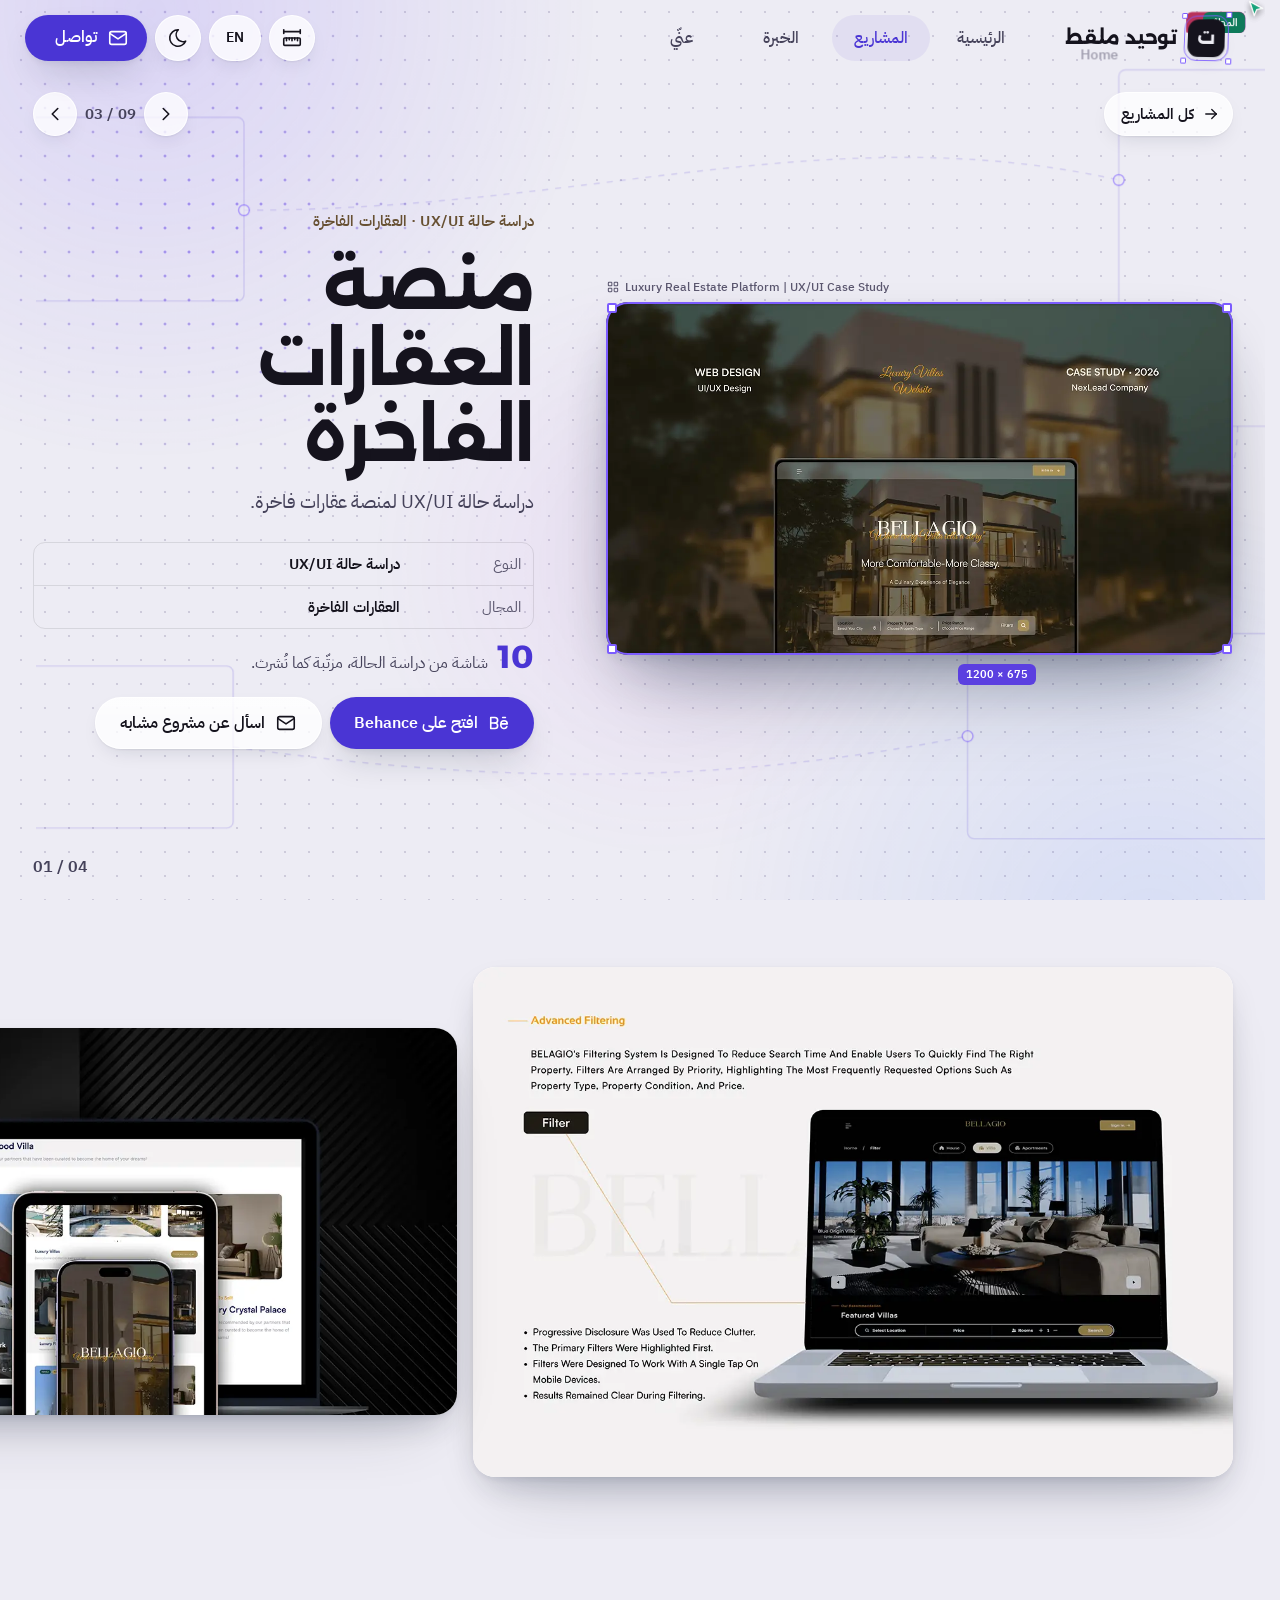
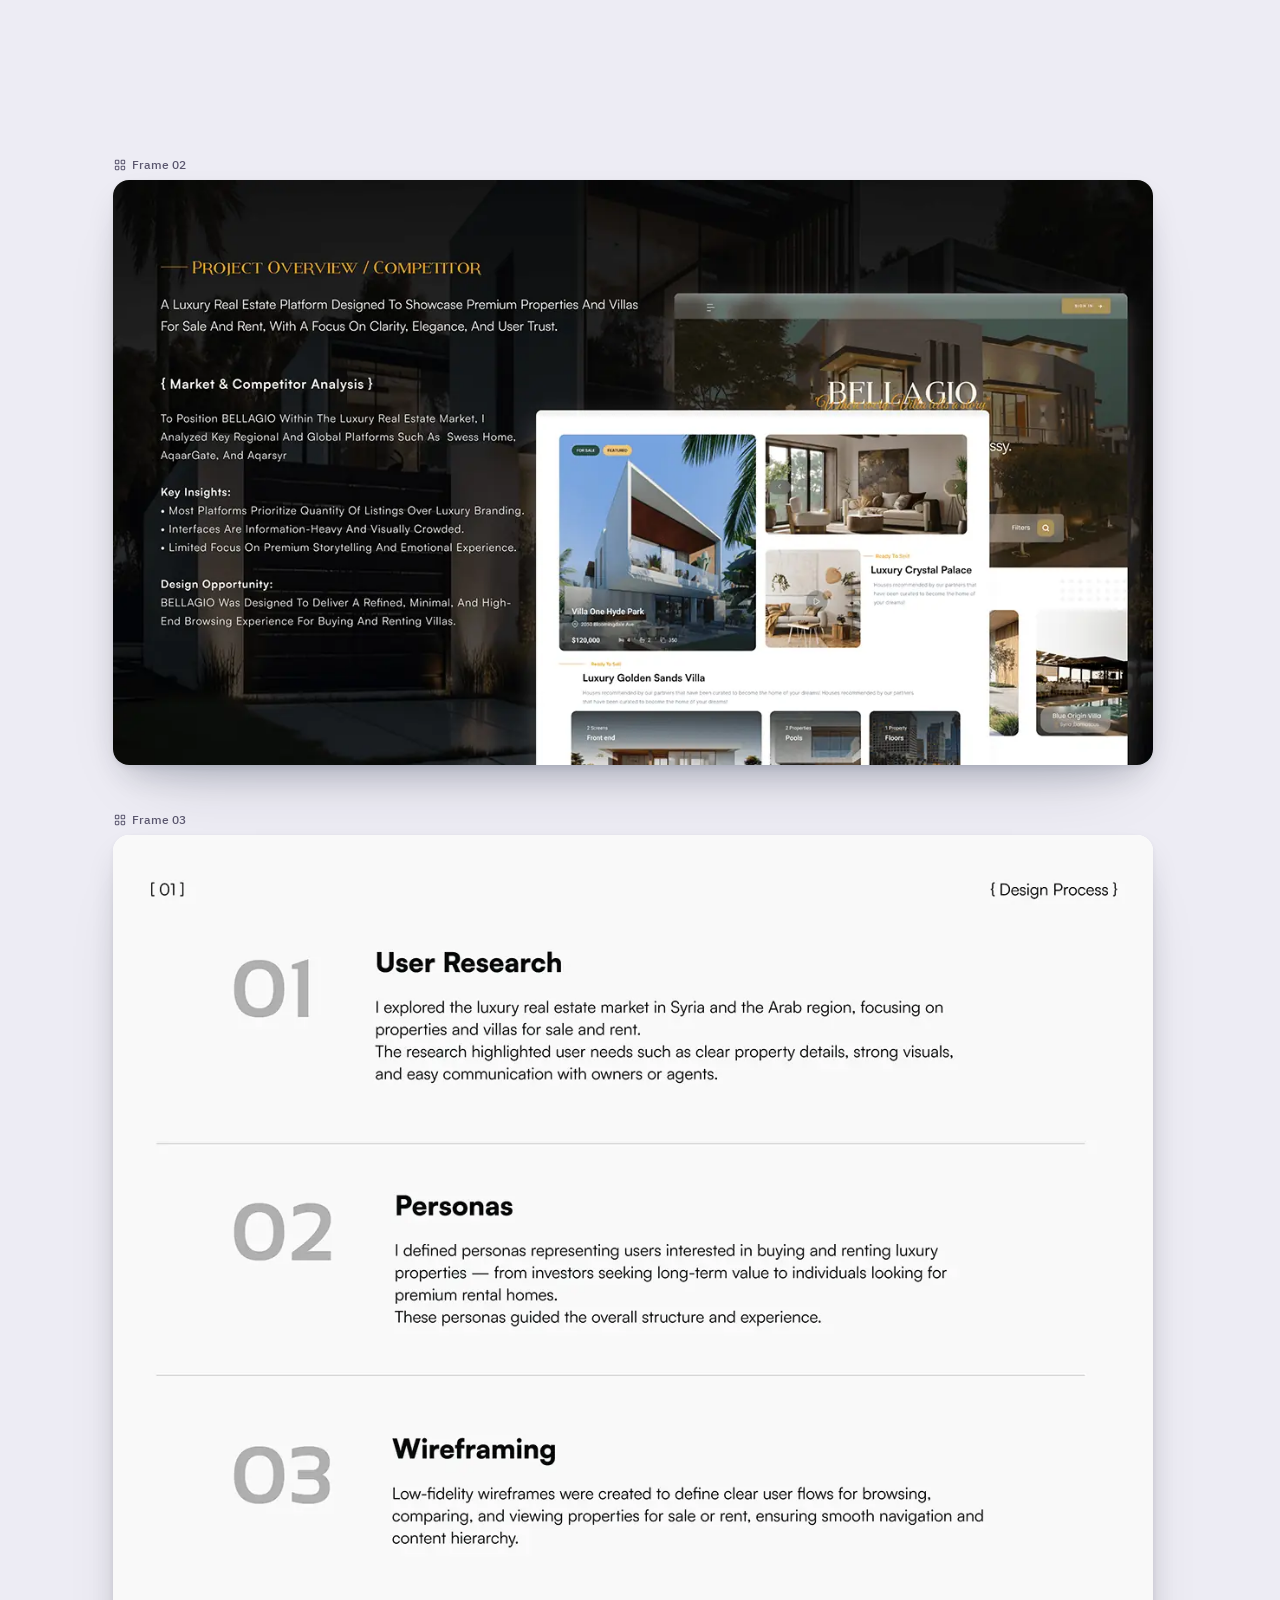
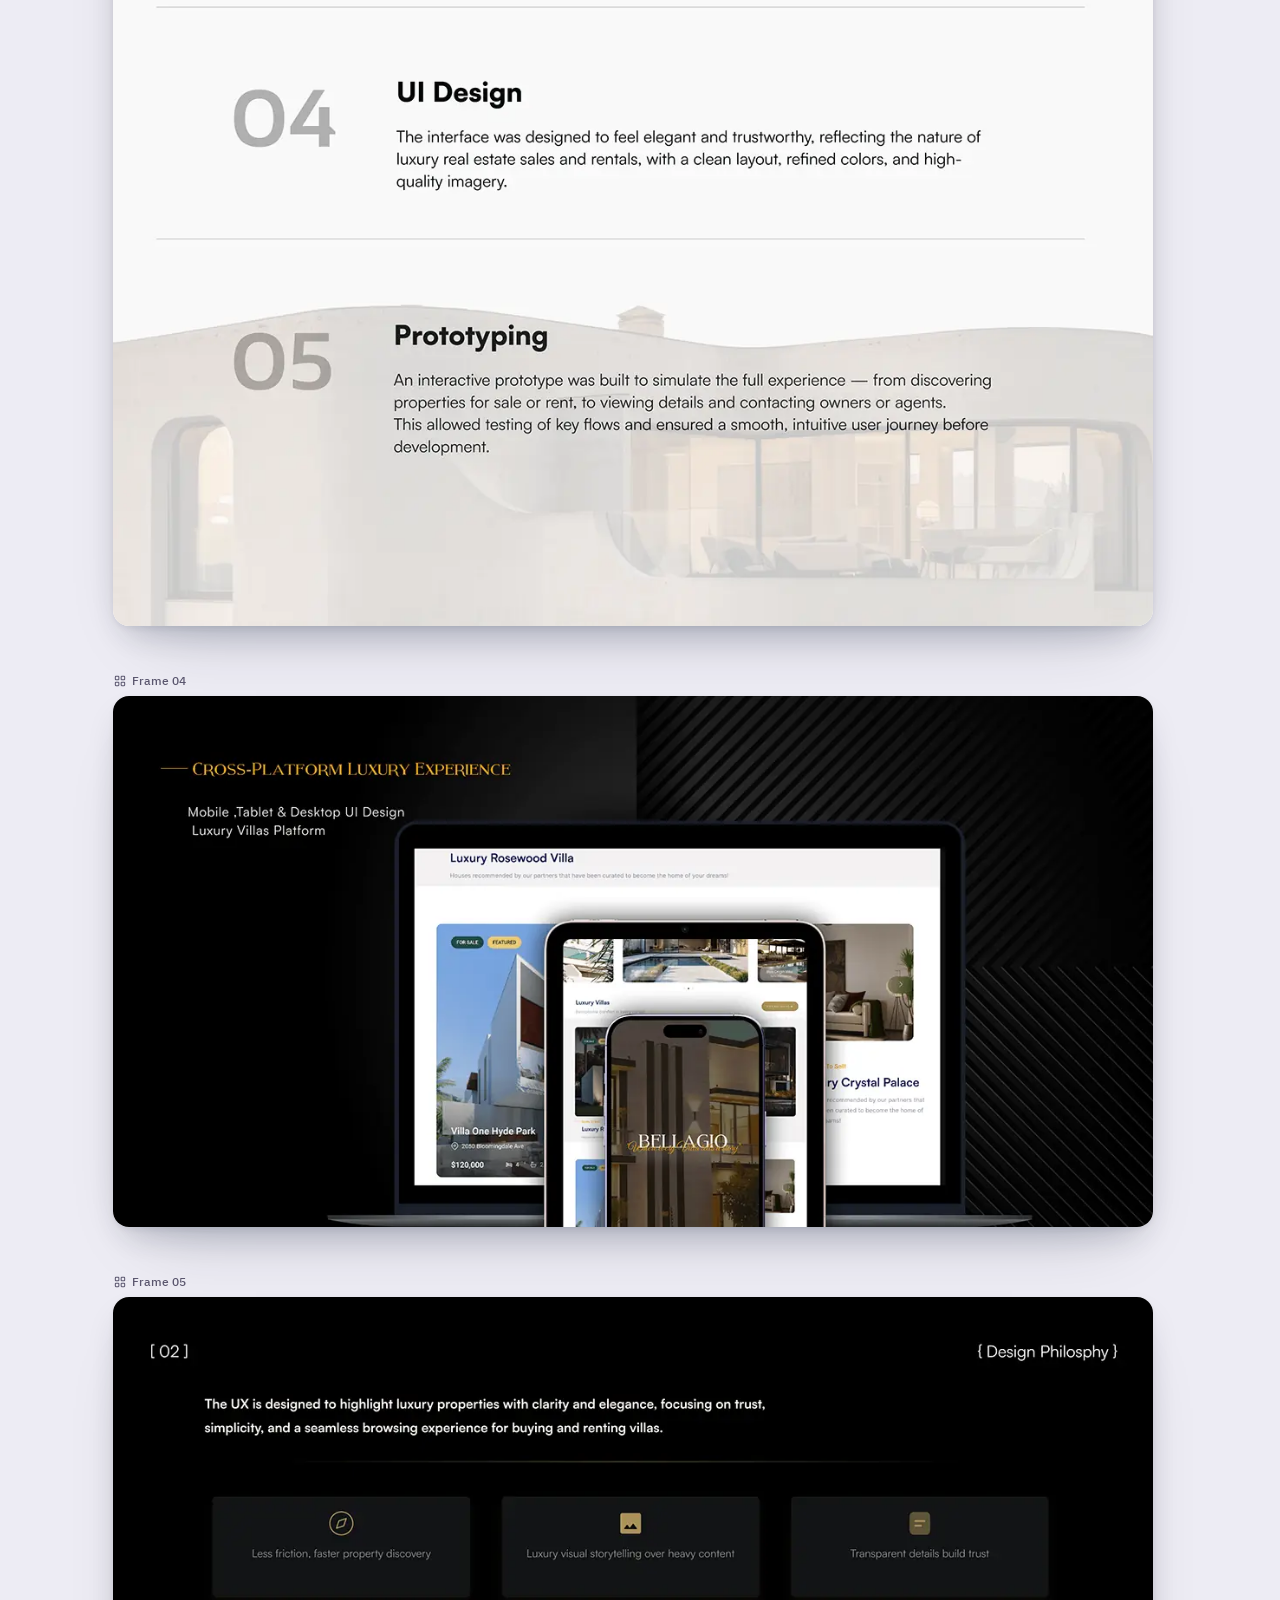
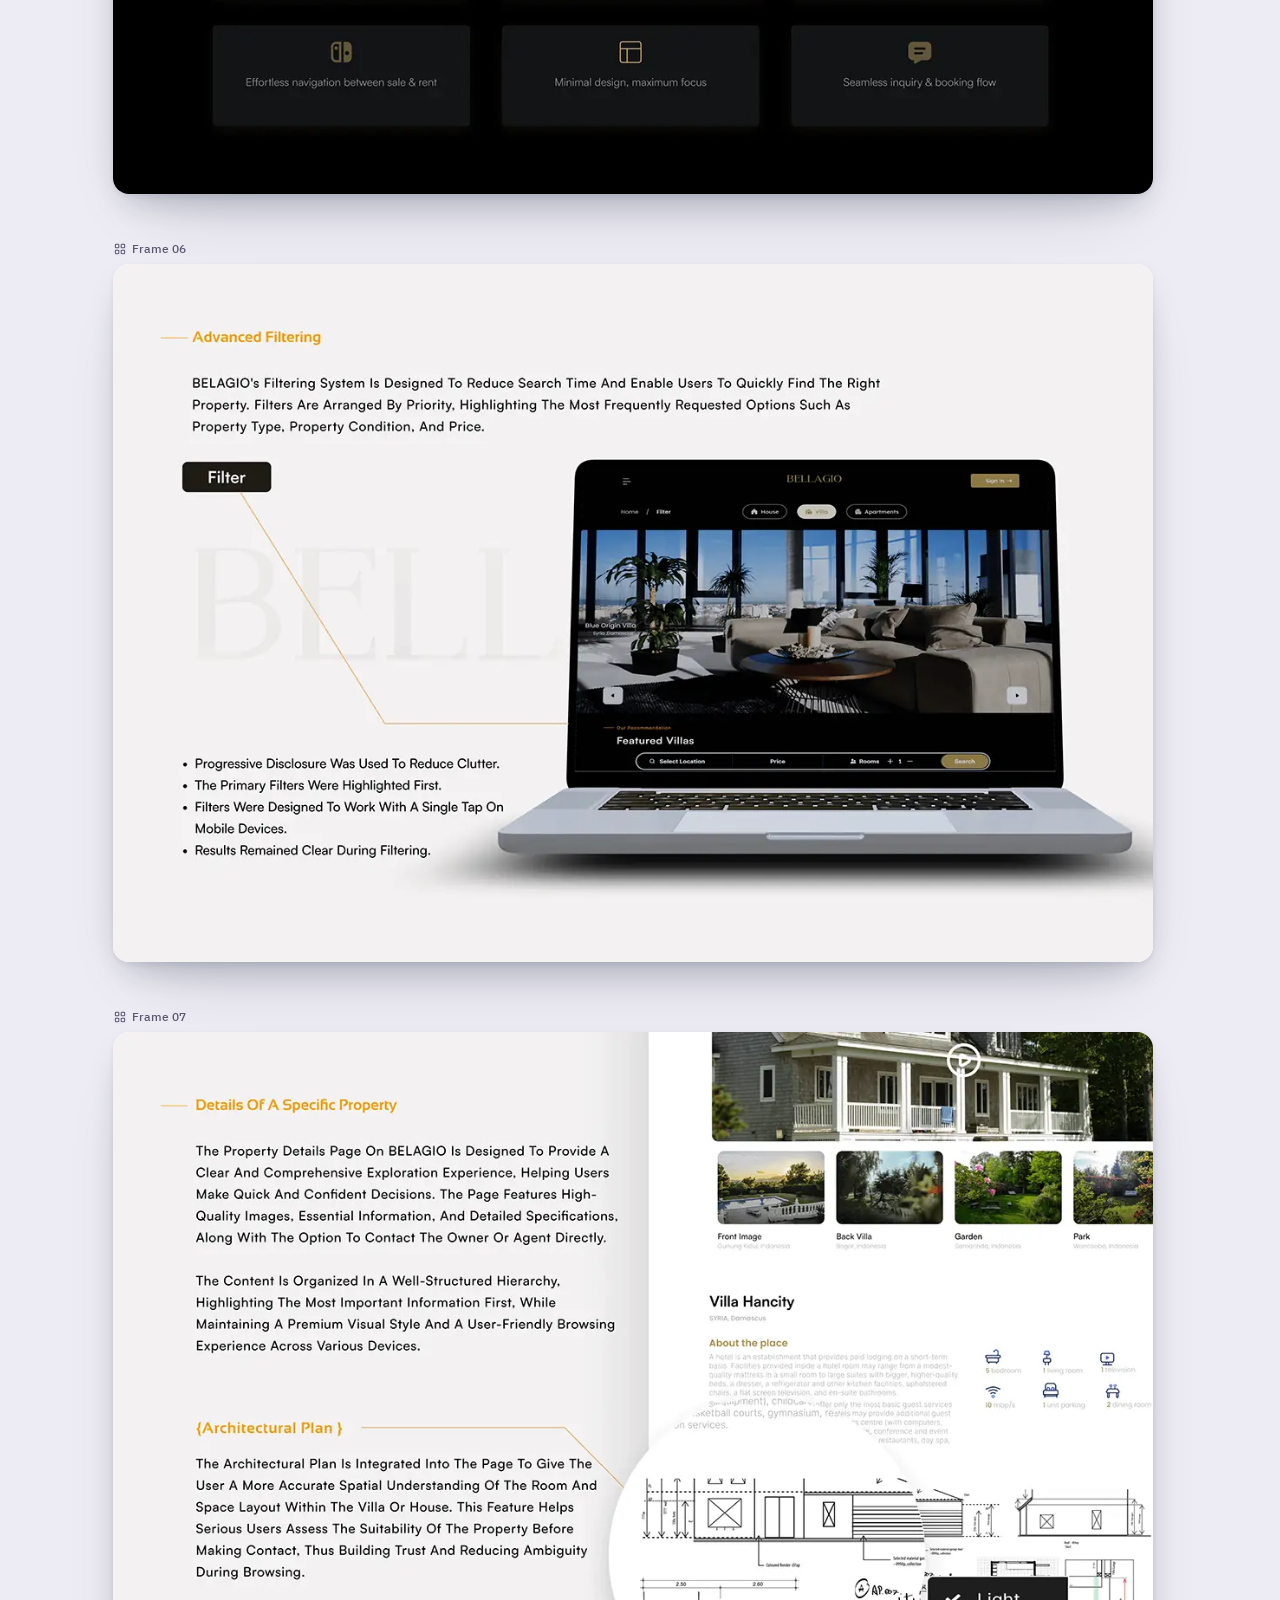
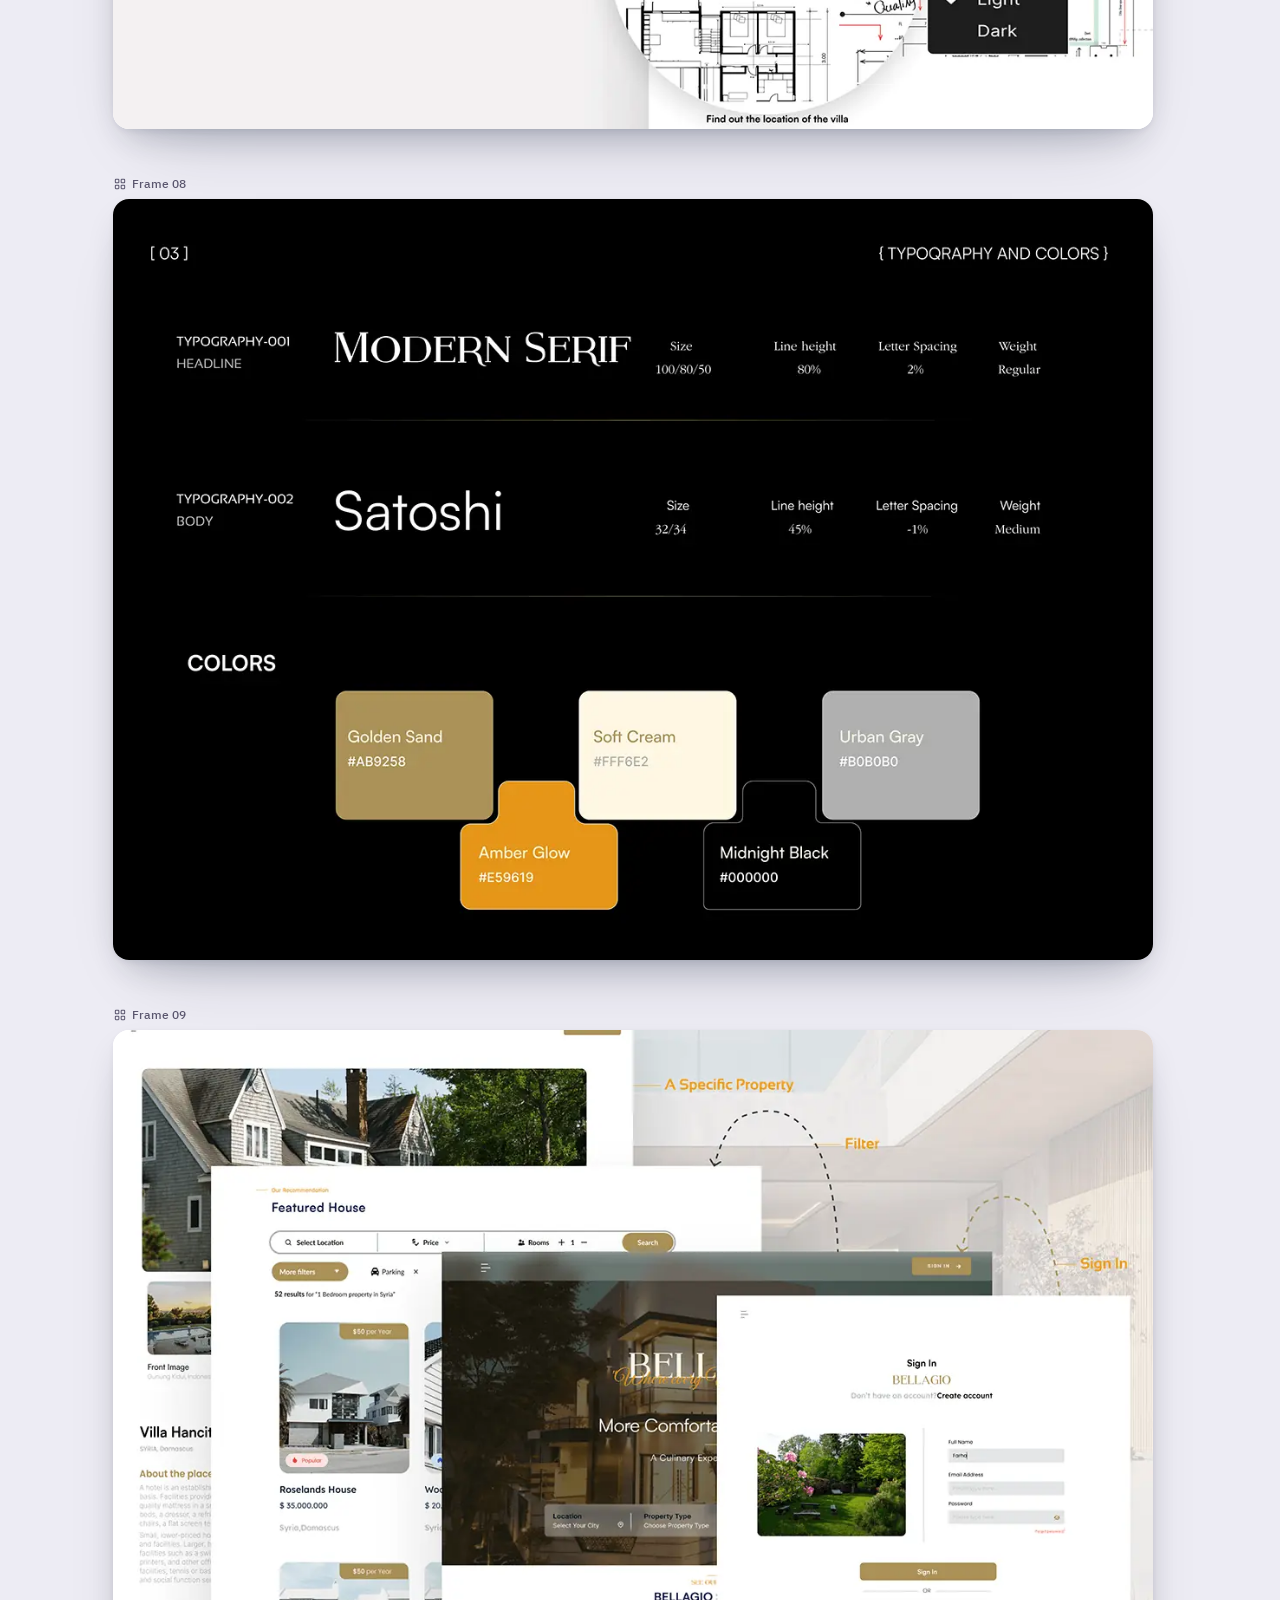
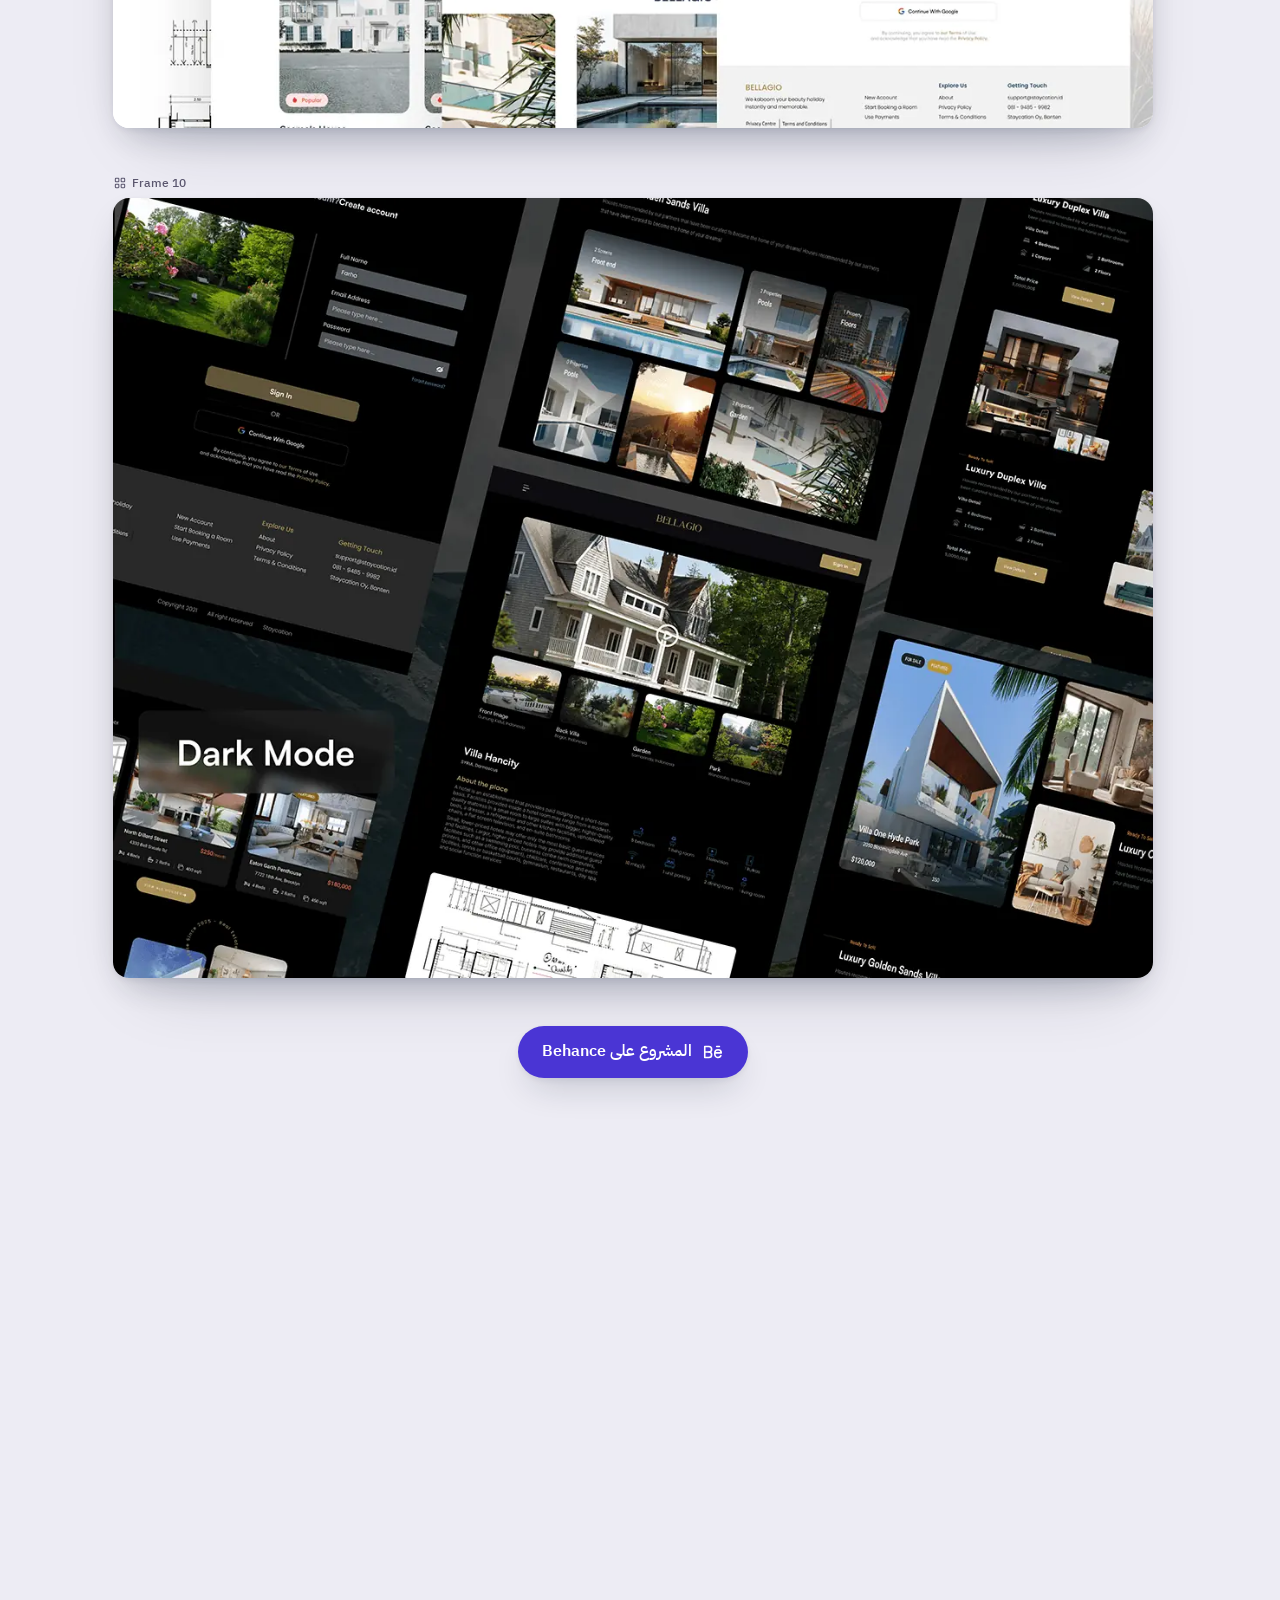
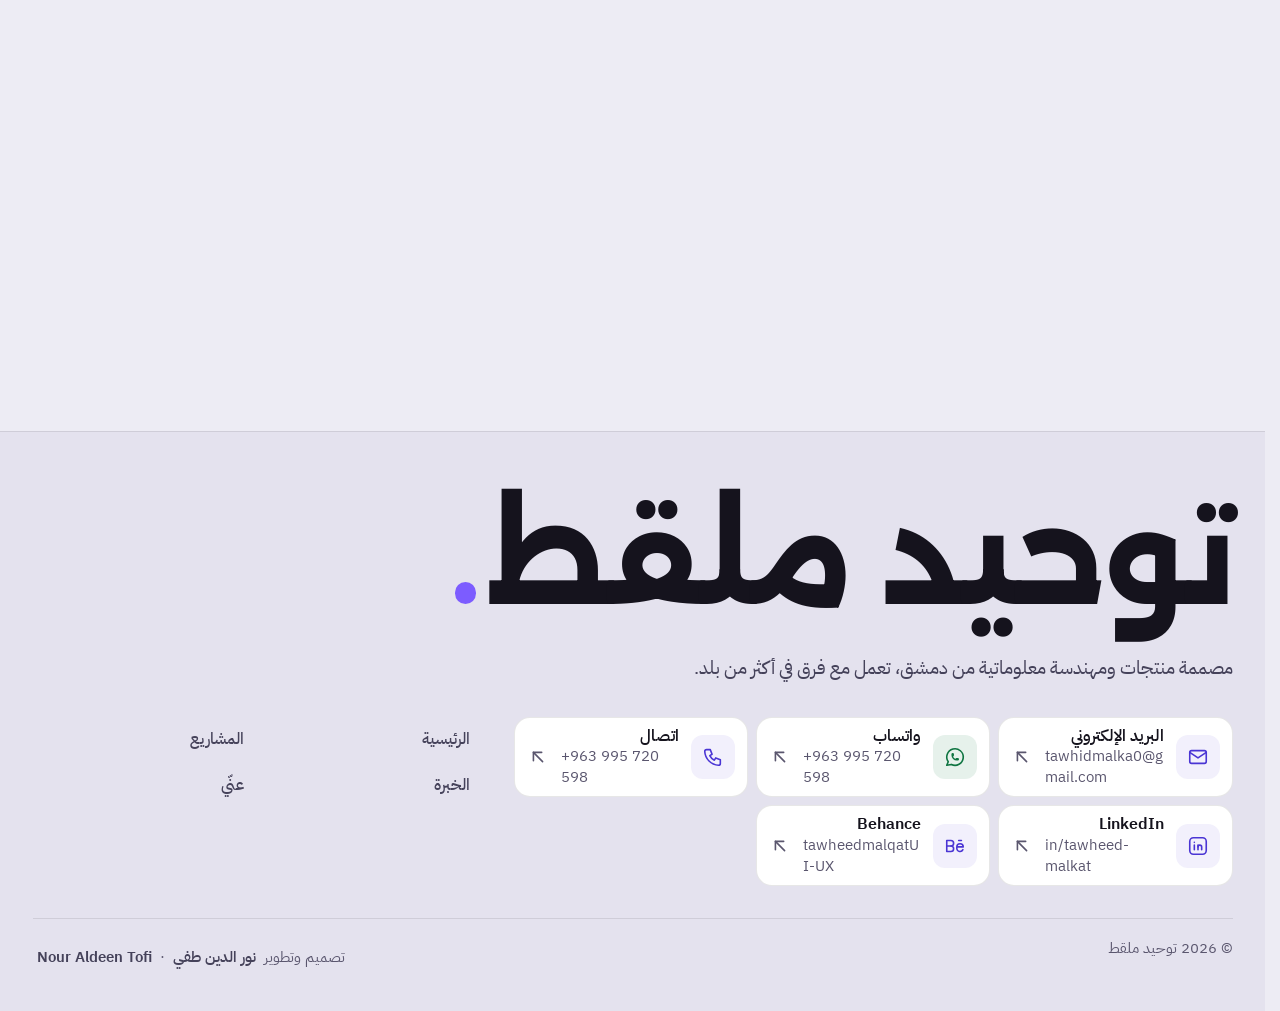
<file: project-luxury-real-estate.html>
<!doctype html>
<html lang="ar" dir="rtl" data-theme="light" data-title-ar="منصة العقارات الفاخرة، توحيد ملقط" data-title-en="Luxury Real Estate, Tawheed Malkat">
<head>
<meta charset="utf-8">
<meta name="viewport" content="width=device-width,initial-scale=1,viewport-fit=cover">
<title>منصة العقارات الفاخرة، توحيد ملقط</title>
<meta name="description" content="دراسة حالة UX/UI لمنصة عقارات فاخرة. من أعمال توحيد ملقط، مصممة المنتجات. A UX/UI case study for a luxury real-estate platform. Product design by Tawheed Malkat.">
<meta name="robots" content="noindex,follow">
<link rel="canonical" href="https://nouraldeentofi.github.io/tawheed-malkat/project-luxury-real-estate.html">
<meta name="color-scheme" content="light dark">
<meta name="theme-color" id="metaTheme" content="#ECEEF1">
<script>(function(){try{var r=document.documentElement,t=localStorage.getItem('tm-theme'),l=localStorage.getItem('tm-lang');if(t==='dark')r.dataset.theme='dark';if(l==='en'){r.lang='en';r.dir='ltr';document.title=r.dataset.titleEn}}catch(e){}})();</script>
<link rel="preload" href="assets/fonts/alexandria-arabic-800-normal.woff2" as="font" type="font/woff2" crossorigin><link rel="preload" href="assets/fonts/alexandria-arabic-700-normal.woff2" as="font" type="font/woff2" crossorigin><link rel="preload" href="assets/fonts/alexandria-latin-800-normal.woff2" as="font" type="font/woff2" crossorigin><link rel="preload" href="assets/fonts/alexandria-latin-700-normal.woff2" as="font" type="font/woff2" crossorigin><link rel="preload" href="assets/fonts/ibm-plex-sans-arabic-arabic-400-normal.woff2" as="font" type="font/woff2" crossorigin><link rel="preload" href="assets/fonts/ibm-plex-sans-arabic-arabic-500-normal.woff2" as="font" type="font/woff2" crossorigin><link rel="preload" href="assets/fonts/ibm-plex-sans-arabic-arabic-600-normal.woff2" as="font" type="font/woff2" crossorigin><link rel="preload" href="assets/fonts/ibm-plex-sans-arabic-latin-400-normal.woff2" as="font" type="font/woff2" crossorigin><link rel="preload" href="assets/fonts/ibm-plex-sans-arabic-latin-600-normal.woff2" as="font" type="font/woff2" crossorigin>
<link rel="stylesheet" href="assets/css/site.css">
<link rel="icon" href="assets/img/favicon.svg" type="image/svg+xml">
<link rel="apple-touch-icon" href="assets/img/apple-touch-icon.png">
<meta property="og:type" content="profile"><meta property="og:url" content="https://nouraldeentofi.github.io/tawheed-malkat/project-luxury-real-estate.html"><meta property="og:title" content="منصة العقارات الفاخرة، توحيد ملقط · Luxury Real Estate, Tawheed Malkat">
<meta property="og:description" content="دراسة حالة UX/UI لمنصة عقارات فاخرة. من أعمال توحيد ملقط، مصممة المنتجات."><meta property="og:image" content="https://nouraldeentofi.github.io/tawheed-malkat/assets/img/projects/luxury-real-estate/card.webp"><meta property="og:image:width" content="1200"><meta property="og:image:height" content="630">
<meta property="og:locale" content="ar_AR"><meta property="og:locale:alternate" content="en_US"><meta name="twitter:card" content="summary_large_image">
<script type="application/ld+json">{"@context": "https://schema.org", "@graph": [{"@type": "Person", "@id": "https://nouraldeentofi.github.io/tawheed-malkat/#person", "name": "Tawheed Malkat", "alternateName": ["Tawheed Malkat", "Tawheed Malqat", "Tawhid Malka", "Tawheed Malka", "Tawhid Malkat", "Tawheed Malkat UI/UX", "Tawheed Malkat Product Designer", "توحيد ملقط", "توحيد ملقط مصممة", "م. توحيد ملقط", "Eng. Tawheed Malkat"], "givenName": "Tawheed", "familyName": "Malkat", "gender": "Female", "jobTitle": "Senior Product Designer", "description": "Senior product designer (UI/UX) and informatics engineer from Damascus, Syria, with 4+ years designing web and mobile products. مصممة منتجات ومهندسة معلوماتية من دمشق.", "email": "mailto:tawhidmalka0@gmail.com", "telephone": "+963995720598", "url": "https://nouraldeentofi.github.io/tawheed-malkat/", "address": {"@type": "PostalAddress", "addressLocality": "Damascus", "addressCountry": "SY"}, "alumniOf": {"@type": "CollegeOrUniversity", "name": "Damascus University", "alternateName": "جامعة دمشق"}, "hasCredential": {"@type": "EducationalOccupationalCredential", "credentialCategory": "degree", "name": "Informatics Engineering, Networks and Information Systems (2017–2022)", "recognizedBy": {"@type": "CollegeOrUniversity", "name": "Damascus University"}}, "worksFor": [{"@type": "Organization", "name": "Menuva"}, {"@type": "Organization", "name": "Qawaem Mohasib"}, {"@type": "Organization", "name": "NexLead"}], "hasOccupation": {"@type": "Occupation", "name": "Product Designer", "alternateName": ["Senior Product Designer", "Product Designer", "UI/UX Designer", "UX/UI Designer", "UX Designer", "UI Designer", "Interaction Designer", "Mobile app designer", "Web designer", "Informatics Engineer", "مصممة منتجات", "مصممة منتجات أولى", "مصممة UI/UX", "مصممة تجربة المستخدم", "مصممة واجهات المستخدم", "مصممة تطبيقات ومواقع", "مهندسة معلوماتية"], "occupationLocation": {"@type": "City", "name": "Damascus"}, "skills": "Product Strategy, UX Strategy, Design Thinking, Product Discovery, Feature Definition, MVP Design, User Stories, User Research, User Flows, Information Architecture, Journey Mapping, Usability Testing, Requirements Analysis, Visual Design, Interaction Design, Prototyping, Responsive Design, Design Systems, Component Libraries, Accessibility, HTML, CSS, Flutter / Dart, REST APIs, Provider, Bloc, GetX, Git, Linux, Agile / Scrum, Figma, FigJam, Adobe XD, Photoshop, Illustrator, Hotjar, Typeform, Google Forms, Jira, Trello, AI tools"}, "knowsAbout": ["Product design", "UX design", "UI design", "User research", "Design systems", "Prototyping", "Information architecture", "Usability testing", "Accessibility", "Mobile app design", "Web design", "Flutter", "Figma", "تصميم تجربة المستخدم", "تصميم واجهات المستخدم"], "knowsLanguage": [{"@type": "Language", "name": "Arabic", "alternateName": "ar"}, {"@type": "Language", "name": "English", "alternateName": "en"}], "sameAs": ["https://www.behance.net/tawheedmalqatUI-UX", "https://www.linkedin.com/in/tawheed-malkat/"]}, {"@type": "WebSite", "@id": "https://nouraldeentofi.github.io/tawheed-malkat/#site", "url": "https://nouraldeentofi.github.io/tawheed-malkat/", "name": "Tawheed Malkat · توحيد ملقط", "inLanguage": ["ar", "en"], "publisher": {"@id": "https://nouraldeentofi.github.io/tawheed-malkat/#person"}}, {"@type": "WebPage", "url": "https://nouraldeentofi.github.io/tawheed-malkat/project-luxury-real-estate.html", "isPartOf": {"@id": "https://nouraldeentofi.github.io/tawheed-malkat/#site"}, "mainEntity": {"@id": "https://nouraldeentofi.github.io/tawheed-malkat/#person"}, "inLanguage": ["ar", "en"]}, {"@type": "CreativeWork", "name": "Luxury Real Estate Platform | UX/UI Case Study", "url": "https://nouraldeentofi.github.io/tawheed-malkat/project-luxury-real-estate.html", "sameAs": "https://www.behance.net/gallery/243748081/Luxury-Real-Estate-Platform-UXUI-Case-Study", "creator": {"@id": "https://nouraldeentofi.github.io/tawheed-malkat/#person"}, "image": "https://nouraldeentofi.github.io/tawheed-malkat/assets/img/projects/luxury-real-estate/00.webp", "description": "A UX/UI case study for a luxury real-estate platform"}]}</script>
</head>
<body>
<a class="skip" href="#main"><span data-l="ar">تخطَّ إلى المحتوى</span><span data-l="en" lang="en">Skip to content</span></a>
<svg class="sprite" aria-hidden="true" xmlns="http://www.w3.org/2000/svg"><symbol id="i-arrow-left" viewBox="0 0 24 24" fill="none" stroke="currentColor" stroke-width="1.75" stroke-linecap="round" stroke-linejoin="round"><path stroke="none" d="M0 0h24v24H0z" fill="none" />
  <path d="M5 12l14 0" />
  <path d="M5 12l6 6" />
  <path d="M5 12l6 -6" /></symbol><symbol id="i-arrow-right" viewBox="0 0 24 24" fill="none" stroke="currentColor" stroke-width="1.75" stroke-linecap="round" stroke-linejoin="round"><path stroke="none" d="M0 0h24v24H0z" fill="none" />
  <path d="M5 12l14 0" />
  <path d="M13 18l6 -6" />
  <path d="M13 6l6 6" /></symbol><symbol id="i-arrow-up-right" viewBox="0 0 24 24" fill="none" stroke="currentColor" stroke-width="1.75" stroke-linecap="round" stroke-linejoin="round"><path stroke="none" d="M0 0h24v24H0z" fill="none" />
  <path d="M17 7l-10 10" />
  <path d="M8 7l9 0l0 9" /></symbol><symbol id="i-brand-behance" viewBox="0 0 24 24" fill="none" stroke="currentColor" stroke-width="1.75" stroke-linecap="round" stroke-linejoin="round"><path stroke="none" d="M0 0h24v24H0z" fill="none" />
  <path d="M3 18v-12h4.5a3 3 0 0 1 0 6a3 3 0 0 1 0 6h-4.5" />
  <path d="M3 12l4.5 0" />
  <path d="M14 13h7a3.5 3.5 0 0 0 -7 0v2a3.5 3.5 0 0 0 6.64 1" />
  <path d="M16 6l3 0" /></symbol><symbol id="i-brand-linkedin" viewBox="0 0 24 24" fill="none" stroke="currentColor" stroke-width="1.75" stroke-linecap="round" stroke-linejoin="round"><path stroke="none" d="M0 0h24v24H0z" fill="none" />
  <path d="M8 11v5" />
  <path d="M8 8v.01" />
  <path d="M12 16v-5" />
  <path d="M16 16v-3a2 2 0 1 0 -4 0" />
  <path d="M3 7a4 4 0 0 1 4 -4h10a4 4 0 0 1 4 4v10a4 4 0 0 1 -4 4h-10a4 4 0 0 1 -4 -4l0 -10" /></symbol><symbol id="i-brand-whatsapp" viewBox="0 0 24 24" fill="none" stroke="currentColor" stroke-width="1.75" stroke-linecap="round" stroke-linejoin="round"><path stroke="none" d="M0 0h24v24H0z" fill="none" />
  <path d="M3 21l1.65 -3.8a9 9 0 1 1 3.4 2.9l-5.05 .9" />
  <path d="M9 10a.5 .5 0 0 0 1 0v-1a.5 .5 0 0 0 -1 0v1a5 5 0 0 0 5 5h1a.5 .5 0 0 0 0 -1h-1a.5 .5 0 0 0 0 1" /></symbol><symbol id="i-briefcase" viewBox="0 0 24 24" fill="none" stroke="currentColor" stroke-width="1.75" stroke-linecap="round" stroke-linejoin="round"><path stroke="none" d="M0 0h24v24H0z" fill="none" />
  <path d="M3 9a2 2 0 0 1 2 -2h14a2 2 0 0 1 2 2v9a2 2 0 0 1 -2 2h-14a2 2 0 0 1 -2 -2l0 -9" />
  <path d="M8 7v-2a2 2 0 0 1 2 -2h4a2 2 0 0 1 2 2v2" />
  <path d="M12 12l0 .01" />
  <path d="M3 13a20 20 0 0 0 18 0" /></symbol><symbol id="i-check" viewBox="0 0 24 24" fill="none" stroke="currentColor" stroke-width="1.75" stroke-linecap="round" stroke-linejoin="round"><path stroke="none" d="M0 0h24v24H0z" fill="none" />
  <path d="M5 12l5 5l10 -10" /></symbol><symbol id="i-chevron-down" viewBox="0 0 24 24" fill="none" stroke="currentColor" stroke-width="1.75" stroke-linecap="round" stroke-linejoin="round"><path stroke="none" d="M0 0h24v24H0z" fill="none" />
  <path d="M6 9l6 6l6 -6" /></symbol><symbol id="i-chevron-left" viewBox="0 0 24 24" fill="none" stroke="currentColor" stroke-width="1.75" stroke-linecap="round" stroke-linejoin="round"><path stroke="none" d="M0 0h24v24H0z" fill="none" />
  <path d="M15 6l-6 6l6 6" /></symbol><symbol id="i-chevron-right" viewBox="0 0 24 24" fill="none" stroke="currentColor" stroke-width="1.75" stroke-linecap="round" stroke-linejoin="round"><path stroke="none" d="M0 0h24v24H0z" fill="none" />
  <path d="M9 6l6 6l-6 6" /></symbol><symbol id="i-click" viewBox="0 0 24 24" fill="none" stroke="currentColor" stroke-width="1.75" stroke-linecap="round" stroke-linejoin="round"><path d="M3 12l3 0"/><path d="M12 3l0 3"/><path d="M7.8 7.8l-2.2 -2.2"/><path d="M16.2 7.8l2.2 -2.2"/><path d="M7.8 16.2l-2.2 2.2"/><path d="M12 12l9 3l-4 2l-2 4l-3 -9"/></symbol><symbol id="i-clock" viewBox="0 0 24 24" fill="none" stroke="currentColor" stroke-width="1.75" stroke-linecap="round" stroke-linejoin="round"><path stroke="none" d="M0 0h24v24H0z" fill="none" />
  <path d="M3 12a9 9 0 1 0 18 0a9 9 0 0 0 -18 0" />
  <path d="M12 7v5l3 3" /></symbol><symbol id="i-components" viewBox="0 0 24 24" fill="none" stroke="currentColor" stroke-width="1.75" stroke-linecap="round" stroke-linejoin="round"><path stroke="none" d="M0 0h24v24H0z" fill="none" />
  <path d="M3 12l3 3l3 -3l-3 -3l-3 3" />
  <path d="M15 12l3 3l3 -3l-3 -3l-3 3" />
  <path d="M9 6l3 3l3 -3l-3 -3l-3 3" />
  <path d="M9 18l3 3l3 -3l-3 -3l-3 3" /></symbol><symbol id="i-copy" viewBox="0 0 24 24" fill="none" stroke="currentColor" stroke-width="1.75" stroke-linecap="round" stroke-linejoin="round"><path stroke="none" d="M0 0h24v24H0z" fill="none" />
  <path d="M7 9.667a2.667 2.667 0 0 1 2.667 -2.667h8.666a2.667 2.667 0 0 1 2.667 2.667v8.666a2.667 2.667 0 0 1 -2.667 2.667h-8.666a2.667 2.667 0 0 1 -2.667 -2.667l0 -8.666" />
  <path d="M4.012 16.737a2.005 2.005 0 0 1 -1.012 -1.737v-10c0 -1.1 .9 -2 2 -2h10c.75 0 1.158 .385 1.5 1" /></symbol><symbol id="i-device-mobile" viewBox="0 0 24 24" fill="none" stroke="currentColor" stroke-width="1.75" stroke-linecap="round" stroke-linejoin="round"><path stroke="none" d="M0 0h24v24H0z" fill="none" />
  <path d="M6 5a2 2 0 0 1 2 -2h8a2 2 0 0 1 2 2v14a2 2 0 0 1 -2 2h-8a2 2 0 0 1 -2 -2v-14" />
  <path d="M11 4h2" />
  <path d="M12 17v.01" /></symbol><symbol id="i-focus-2" viewBox="0 0 24 24" fill="none" stroke="currentColor" stroke-width="1.75" stroke-linecap="round" stroke-linejoin="round"><path stroke="none" d="M0 0h24v24H0z" fill="none" />
  <path d="M11.5 12a.5 .5 0 1 0 1 0a.5 .5 0 1 0 -1 0" fill="currentColor" />
  <path d="M5 12a7 7 0 1 0 14 0a7 7 0 1 0 -14 0" />
  <path d="M12 3l0 2" />
  <path d="M3 12l2 0" />
  <path d="M12 19l0 2" />
  <path d="M19 12l2 0" /></symbol><symbol id="i-hand-move" viewBox="0 0 24 24" fill="none" stroke="currentColor" stroke-width="1.75" stroke-linecap="round" stroke-linejoin="round"><path stroke="none" d="M0 0h24v24H0z" fill="none" />
  <path d="M8 13v-8.5a1.5 1.5 0 0 1 3 0v7.5" />
  <path d="M11 11.5v-2a1.5 1.5 0 0 1 3 0v2.5" />
  <path d="M14 10.5a1.5 1.5 0 0 1 3 0v1.5" />
  <path d="M17 11.5a1.5 1.5 0 0 1 3 0v4.5a6 6 0 0 1 -6 6h-2h.208a6 6 0 0 1 -5.012 -2.7l-.196 -.3c-.312 -.479 -1.407 -2.388 -3.286 -5.728a1.5 1.5 0 0 1 .536 -2.022a1.867 1.867 0 0 1 2.28 .28l1.47 1.47" />
  <path d="M2.541 5.594a13.487 13.487 0 0 1 2.46 -1.427" />
  <path d="M14 3.458c1.32 .354 2.558 .902 3.685 1.612" /></symbol><symbol id="i-heart-handshake" viewBox="0 0 24 24" fill="none" stroke="currentColor" stroke-width="1.75" stroke-linecap="round" stroke-linejoin="round"><path stroke="none" d="M0 0h24v24H0z" fill="none" />
  <path d="M19.5 12.572l-7.5 7.428l-7.5 -7.428a5 5 0 1 1 7.5 -6.566a5 5 0 1 1 7.5 6.572" />
  <path d="M12 6l-3.293 3.293a1 1 0 0 0 0 1.414l.543 .543c.69 .69 1.81 .69 2.5 0l1 -1a3.182 3.182 0 0 1 4.5 0l2.25 2.25" />
  <path d="M12.5 15.5l2 2" />
  <path d="M15 13l2 2" /></symbol><symbol id="i-home" viewBox="0 0 24 24" fill="none" stroke="currentColor" stroke-width="1.75" stroke-linecap="round" stroke-linejoin="round"><path stroke="none" d="M0 0h24v24H0z" fill="none" />
  <path d="M5 12l-2 0l9 -9l9 9l-2 0" />
  <path d="M5 12v7a2 2 0 0 0 2 2h10a2 2 0 0 0 2 -2v-7" />
  <path d="M9 21v-6a2 2 0 0 1 2 -2h2a2 2 0 0 1 2 2v6" /></symbol><symbol id="i-language" viewBox="0 0 24 24" fill="none" stroke="currentColor" stroke-width="1.75" stroke-linecap="round" stroke-linejoin="round"><path stroke="none" d="M0 0h24v24H0z" fill="none" />
  <path d="M9 6.371c0 4.418 -2.239 6.629 -5 6.629" />
  <path d="M4 6.371h7" />
  <path d="M5 9c0 2.144 2.252 3.908 6 4" />
  <path d="M12 20l4 -9l4 9" />
  <path d="M19.1 18h-6.2" />
  <path d="M6.694 3l.793 .582" /></symbol><symbol id="i-layers-intersect" viewBox="0 0 24 24" fill="none" stroke="currentColor" stroke-width="1.75" stroke-linecap="round" stroke-linejoin="round"><path stroke="none" d="M0 0h24v24H0z" fill="none" />
  <path d="M8 6a2 2 0 0 1 2 -2h8a2 2 0 0 1 2 2v8a2 2 0 0 1 -2 2h-8a2 2 0 0 1 -2 -2l0 -8" />
  <path d="M4 10a2 2 0 0 1 2 -2h8a2 2 0 0 1 2 2v8a2 2 0 0 1 -2 2h-8a2 2 0 0 1 -2 -2l0 -8" /></symbol><symbol id="i-layout-grid" viewBox="0 0 24 24" fill="none" stroke="currentColor" stroke-width="1.75" stroke-linecap="round" stroke-linejoin="round"><path stroke="none" d="M0 0h24v24H0z" fill="none" />
  <path d="M4 5a1 1 0 0 1 1 -1h4a1 1 0 0 1 1 1v4a1 1 0 0 1 -1 1h-4a1 1 0 0 1 -1 -1l0 -4" />
  <path d="M14 5a1 1 0 0 1 1 -1h4a1 1 0 0 1 1 1v4a1 1 0 0 1 -1 1h-4a1 1 0 0 1 -1 -1l0 -4" />
  <path d="M4 15a1 1 0 0 1 1 -1h4a1 1 0 0 1 1 1v4a1 1 0 0 1 -1 1h-4a1 1 0 0 1 -1 -1l0 -4" />
  <path d="M14 15a1 1 0 0 1 1 -1h4a1 1 0 0 1 1 1v4a1 1 0 0 1 -1 1h-4a1 1 0 0 1 -1 -1l0 -4" /></symbol><symbol id="i-mail" viewBox="0 0 24 24" fill="none" stroke="currentColor" stroke-width="1.75" stroke-linecap="round" stroke-linejoin="round"><path stroke="none" d="M0 0h24v24H0z" fill="none" />
  <path d="M3 7a2 2 0 0 1 2 -2h14a2 2 0 0 1 2 2v10a2 2 0 0 1 -2 2h-14a2 2 0 0 1 -2 -2v-10" />
  <path d="M3 7l9 6l9 -6" /></symbol><symbol id="i-map-pin" viewBox="0 0 24 24" fill="none" stroke="currentColor" stroke-width="1.75" stroke-linecap="round" stroke-linejoin="round"><path stroke="none" d="M0 0h24v24H0z" fill="none" />
  <path d="M9 11a3 3 0 1 0 6 0a3 3 0 0 0 -6 0" />
  <path d="M17.657 16.657l-4.243 4.243a2 2 0 0 1 -2.827 0l-4.244 -4.243a8 8 0 1 1 11.314 0" /></symbol><symbol id="i-maximize" viewBox="0 0 24 24" fill="none" stroke="currentColor" stroke-width="1.75" stroke-linecap="round" stroke-linejoin="round"><path stroke="none" d="M0 0h24v24H0z" fill="none" />
  <path d="M4 8v-2a2 2 0 0 1 2 -2h2" />
  <path d="M4 16v2a2 2 0 0 0 2 2h2" />
  <path d="M16 4h2a2 2 0 0 1 2 2v2" />
  <path d="M16 20h2a2 2 0 0 0 2 -2v-2" /></symbol><symbol id="i-minimize" viewBox="0 0 24 24" fill="none" stroke="currentColor" stroke-width="1.75" stroke-linecap="round" stroke-linejoin="round"><path stroke="none" d="M0 0h24v24H0z" fill="none" />
  <path d="M15 19v-2a2 2 0 0 1 2 -2h2" />
  <path d="M15 5v2a2 2 0 0 0 2 2h2" />
  <path d="M5 15h2a2 2 0 0 1 2 2v2" />
  <path d="M5 9h2a2 2 0 0 0 2 -2v-2" /></symbol><symbol id="i-minus" viewBox="0 0 24 24" fill="none" stroke="currentColor" stroke-width="1.75" stroke-linecap="round" stroke-linejoin="round"><path stroke="none" d="M0 0h24v24H0z" fill="none" />
  <path d="M5 12l14 0" /></symbol><symbol id="i-moon" viewBox="0 0 24 24" fill="none" stroke="currentColor" stroke-width="1.75" stroke-linecap="round" stroke-linejoin="round"><path stroke="none" d="M0 0h24v24H0z" fill="none" />
  <path d="M12 3c.132 0 .263 0 .393 0a7.5 7.5 0 0 0 7.92 12.446a9 9 0 1 1 -8.313 -12.454l0 .008" /></symbol><symbol id="i-note" viewBox="0 0 24 24" fill="none" stroke="currentColor" stroke-width="1.75" stroke-linecap="round" stroke-linejoin="round"><path d="M13 20l7 -7"/><path d="M13 20v-6a1 1 0 0 1 1 -1h6v-7a2 2 0 0 0 -2 -2h-12a2 2 0 0 0 -2 2v12a2 2 0 0 0 2 2h7"/></symbol><symbol id="i-palette" viewBox="0 0 24 24" fill="none" stroke="currentColor" stroke-width="1.75" stroke-linecap="round" stroke-linejoin="round"><path stroke="none" d="M0 0h24v24H0z" fill="none" />
  <path d="M12 21a9 9 0 0 1 0 -18c4.97 0 9 3.582 9 8c0 1.06 -.474 2.078 -1.318 2.828c-.844 .75 -1.989 1.172 -3.182 1.172h-2.5a2 2 0 0 0 -1 3.75a1.3 1.3 0 0 1 -1 2.25" />
  <path d="M7.5 10.5a1 1 0 1 0 2 0a1 1 0 1 0 -2 0" />
  <path d="M11.5 7.5a1 1 0 1 0 2 0a1 1 0 1 0 -2 0" />
  <path d="M15.5 10.5a1 1 0 1 0 2 0a1 1 0 1 0 -2 0" /></symbol><symbol id="i-phone" viewBox="0 0 24 24" fill="none" stroke="currentColor" stroke-width="1.75" stroke-linecap="round" stroke-linejoin="round"><path stroke="none" d="M0 0h24v24H0z" fill="none" />
  <path d="M5 4h4l2 5l-2.5 1.5a11 11 0 0 0 5 5l1.5 -2.5l5 2v4a2 2 0 0 1 -2 2a16 16 0 0 1 -15 -15a2 2 0 0 1 2 -2" /></symbol><symbol id="i-plus" viewBox="0 0 24 24" fill="none" stroke="currentColor" stroke-width="1.75" stroke-linecap="round" stroke-linejoin="round"><path stroke="none" d="M0 0h24v24H0z" fill="none" />
  <path d="M12 5l0 14" />
  <path d="M5 12l14 0" /></symbol><symbol id="i-pointer" viewBox="0 0 24 24" fill="none" stroke="currentColor" stroke-width="1.75" stroke-linecap="round" stroke-linejoin="round"><path stroke="none" d="M0 0h24v24H0z" fill="none" />
  <path d="M7.904 17.563a1.2 1.2 0 0 0 2.228 .308l2.09 -3.093l4.907 4.907a1.067 1.067 0 0 0 1.509 0l1.047 -1.047a1.067 1.067 0 0 0 0 -1.509l-4.907 -4.907l3.113 -2.09a1.2 1.2 0 0 0 -.309 -2.228l-13.582 -3.904l3.904 13.563" /></symbol><symbol id="i-refresh" viewBox="0 0 24 24" fill="none" stroke="currentColor" stroke-width="1.75" stroke-linecap="round" stroke-linejoin="round"><path d="M20 11a8.1 8.1 0 0 0 -15.5 -2m-.5 -4v4h4"/><path d="M4 13a8.1 8.1 0 0 0 15.5 2m.5 4v-4h-4"/></symbol><symbol id="i-route" viewBox="0 0 24 24" fill="none" stroke="currentColor" stroke-width="1.75" stroke-linecap="round" stroke-linejoin="round"><path stroke="none" d="M0 0h24v24H0z" fill="none" />
  <path d="M3 19a2 2 0 1 0 4 0a2 2 0 0 0 -4 0" />
  <path d="M19 7a2 2 0 1 0 0 -4a2 2 0 0 0 0 4" />
  <path d="M11 19h5.5a3.5 3.5 0 0 0 0 -7h-8a3.5 3.5 0 0 1 0 -7h4.5" /></symbol><symbol id="i-ruler-measure" viewBox="0 0 24 24" fill="none" stroke="currentColor" stroke-width="1.75" stroke-linecap="round" stroke-linejoin="round"><path stroke="none" d="M0 0h24v24H0z" fill="none" />
  <path d="M19.875 12c.621 0 1.125 .512 1.125 1.143v5.714c0 .631 -.504 1.143 -1.125 1.143h-15.875a1 1 0 0 1 -1 -1v-5.857c0 -.631 .504 -1.143 1.125 -1.143h15.75" />
  <path d="M9 12v2" />
  <path d="M6 12v3" />
  <path d="M12 12v3" />
  <path d="M18 12v3" />
  <path d="M15 12v2" />
  <path d="M3 3v4" />
  <path d="M3 5h18" />
  <path d="M21 3v4" /></symbol><symbol id="i-school" viewBox="0 0 24 24" fill="none" stroke="currentColor" stroke-width="1.75" stroke-linecap="round" stroke-linejoin="round"><path stroke="none" d="M0 0h24v24H0z" fill="none" />
  <path d="M22 9l-10 -4l-10 4l10 4l10 -4v6" />
  <path d="M6 10.6v5.4a6 3 0 0 0 12 0v-5.4" /></symbol><symbol id="i-stack-2" viewBox="0 0 24 24" fill="none" stroke="currentColor" stroke-width="1.75" stroke-linecap="round" stroke-linejoin="round"><path stroke="none" d="M0 0h24v24H0z" fill="none" />
  <path d="M12 4l-8 4l8 4l8 -4l-8 -4" />
  <path d="M4 12l8 4l8 -4" />
  <path d="M4 16l8 4l8 -4" /></symbol><symbol id="i-sun" viewBox="0 0 24 24" fill="none" stroke="currentColor" stroke-width="1.75" stroke-linecap="round" stroke-linejoin="round"><path stroke="none" d="M0 0h24v24H0z" fill="none" />
  <path d="M8 12a4 4 0 1 0 8 0a4 4 0 1 0 -8 0" />
  <path d="M3 12h1m8 -9v1m8 8h1m-9 8v1m-6.4 -15.4l.7 .7m12.1 -.7l-.7 .7m0 11.4l.7 .7m-12.1 -.7l-.7 .7" /></symbol><symbol id="i-typography" viewBox="0 0 24 24" fill="none" stroke="currentColor" stroke-width="1.75" stroke-linecap="round" stroke-linejoin="round"><path d="M4 20l3 0"/><path d="M14 20l7 0"/><path d="M6.9 15l6.9 0"/><path d="M10.2 6.3l5.8 13.7"/><path d="M5 20l6 -16l2 0l7 16"/></symbol><symbol id="i-user" viewBox="0 0 24 24" fill="none" stroke="currentColor" stroke-width="1.75" stroke-linecap="round" stroke-linejoin="round"><path stroke="none" d="M0 0h24v24H0z" fill="none" />
  <path d="M8 7a4 4 0 1 0 8 0a4 4 0 0 0 -8 0" />
  <path d="M6 21v-2a4 4 0 0 1 4 -4h4a4 4 0 0 1 4 4v2" /></symbol><symbol id="i-users" viewBox="0 0 24 24" fill="none" stroke="currentColor" stroke-width="1.75" stroke-linecap="round" stroke-linejoin="round"><path stroke="none" d="M0 0h24v24H0z" fill="none" />
  <path d="M5 7a4 4 0 1 0 8 0a4 4 0 1 0 -8 0" />
  <path d="M3 21v-2a4 4 0 0 1 4 -4h4a4 4 0 0 1 4 4v2" />
  <path d="M16 3.13a4 4 0 0 1 0 7.75" />
  <path d="M21 21v-2a4 4 0 0 0 -3 -3.85" /></symbol><symbol id="i-world" viewBox="0 0 24 24" fill="none" stroke="currentColor" stroke-width="1.75" stroke-linecap="round" stroke-linejoin="round"><path stroke="none" d="M0 0h24v24H0z" fill="none" />
  <path d="M3 12a9 9 0 1 0 18 0a9 9 0 0 0 -18 0" />
  <path d="M3.6 9h16.8" />
  <path d="M3.6 15h16.8" />
  <path d="M11.5 3a17 17 0 0 0 0 18" />
  <path d="M12.5 3a17 17 0 0 1 0 18" /></symbol><symbol id="i-x" viewBox="0 0 24 24" fill="none" stroke="currentColor" stroke-width="1.75" stroke-linecap="round" stroke-linejoin="round"><path stroke="none" d="M0 0h24v24H0z" fill="none" />
  <path d="M18 6l-12 12" />
  <path d="M6 6l12 12" /></symbol><symbol id="i-zoom-in" viewBox="0 0 24 24" fill="none" stroke="currentColor" stroke-width="1.75" stroke-linecap="round" stroke-linejoin="round"><path stroke="none" d="M0 0h24v24H0z" fill="none" />
  <path d="M3 10a7 7 0 1 0 14 0a7 7 0 1 0 -14 0" />
  <path d="M7 10l6 0" />
  <path d="M10 7l0 6" />
  <path d="M21 21l-6 -6" /></symbol></svg>
<div class="cv" aria-hidden="true"><i class="cv-l cv-l1"></i><i class="cv-l cv-l2"></i><i class="cv-l cv-l3"></i><div class="cv-dots"></div><div class="cv-wave"></div>
<span class="cv-sel"><i></i><i></i><i></i><i></i><b>Frame · Auto layout</b></span><span class="cv-sel cv-sel-2"><i></i><i></i><i></i><i></i><b>Component</b></span>
<svg class="cv-art" viewBox="0 0 1440 900" preserveAspectRatio="xMidYMid slice">
<text class="cv-lbl" x="70" y="132">Onboarding</text><rect x="70" y="142" width="250" height="170" rx="6"/>
<text class="cv-lbl" x="1130" y="88">Home</text><rect x="1130" y="98" width="220" height="330" rx="6"/>
<text class="cv-lbl" x="990" y="610">Checkout</text><rect x="990" y="620" width="300" height="190" rx="6"/>
<text class="cv-lbl" x="120" y="640">Flow 02</text><rect x="120" y="650" width="190" height="150" rx="6"/>
<path class="cv-con" d="M320 228 C 640 228, 860 140, 1130 200"/><path class="cv-con" d="M1240 428 C 1240 520, 1160 560, 1140 620"/>
<path class="cv-con" d="M310 725 C 560 760, 760 760, 990 715"/>
<circle class="cv-node" cx="320" cy="228" r="5"/><circle class="cv-node" cx="1130" cy="200" r="5"/><circle class="cv-node" cx="1140" cy="620" r="5"/><circle class="cv-node" cx="990" cy="715" r="5"/>
</svg>
<div class="cv-cur cv-cur-1"><svg viewBox="0 0 24 24" aria-hidden="true"><path d="M4 2.5 20 11l-7.2 1.6L9.6 20z"/></svg><b><span data-l="ar">توحيد</span><span data-l="en" lang="en">Tawheed</span></b></div>
<div class="cv-cur cv-cur-2"><svg viewBox="0 0 24 24" aria-hidden="true"><path d="M4 2.5 20 11l-7.2 1.6L9.6 20z"/></svg><b><span data-l="ar">المستخدم</span><span data-l="en" lang="en">User</span></b></div>
<div class="cv-cur cv-cur-3"><svg viewBox="0 0 24 24" aria-hidden="true"><path d="M4 2.5 20 11l-7.2 1.6L9.6 20z"/></svg><b><span data-l="ar">المطوّر</span><span data-l="en" lang="en">Developer</span></b></div>
</div>
<header class="hdr" id="hdr"><div class="wrap hdr-in">
<a class="brand" href="index.html" aria-label="توحيد ملقط، الرئيسية" data-ar-label="توحيد ملقط، الرئيسية" data-en-label="Tawheed Malkat, home"><span class="mono" aria-hidden="true"><span data-l="ar">ت</span><span data-l="en" lang="en">T</span><i></i><i></i><i></i><i></i></span><span class="bn-full"><span data-l="ar">توحيد ملقط</span><span data-l="en" lang="en">Tawheed Malkat</span></span><span class="bn-first"><span data-l="ar">توحيد</span><span data-l="en" lang="en">Tawheed</span></span></a>
<nav class="hdr-nav" aria-label="الصفحات" data-ar-label="الصفحات" data-en-label="Pages"><a href="index.html"><span data-l="ar">الرئيسية</span><span data-l="en" lang="en">Home</span></a><a href="work.html" aria-current=page><span data-l="ar">المشاريع</span><span data-l="en" lang="en">Work</span></a><a href="experience.html"><span data-l="ar">الخبرة</span><span data-l="en" lang="en">Experience</span></a><a href="about.html"><span data-l="ar">عنّي</span><span data-l="en" lang="en">About</span></a></nav>
<div class="hdr-act">
<button class="icon-btn ins-btn" id="insBtn" type="button" aria-pressed="false" aria-label="وضع المصمّم: اعرض مواصفات التصميم" data-ar-label="وضع المصمّم: اعرض مواصفات التصميم" data-en-label="Inspect mode: show the design specs"><svg class="ic " aria-hidden="true"><use href="#i-ruler-measure"/></svg></button>
<button class="icon-btn lang-btn" id="langBtn" type="button" lang="en" aria-label="English" data-ar-label="English" data-en-label="العربية">EN</button>
<button class="icon-btn theme-btn" id="themeBtn" type="button" aria-pressed="false" aria-label="الوضع الليلي"><svg class="ic ic-moon" aria-hidden="true"><use href="#i-moon"/></svg><svg class="ic ic-sun" aria-hidden="true"><use href="#i-sun"/></svg></button>
<button class="btn btn-b shine d-only" type="button" data-contact style="min-height:46px;padding:0 18px"><svg class="ic " aria-hidden="true"><use href="#i-mail"/></svg><span data-l="ar">تواصل</span><span data-l="en" lang="en">Contact</span></button>
</div></div></header>
<div class="progress" aria-hidden="true"><i></i></div>
<main id="main">
<div class="pj" style="--pc:#8A6A3B">
<nav class="pj-bar wrap" aria-label="التنقّل بين المشاريع" data-ar-label="التنقّل بين المشاريع" data-en-label="Move between projects"><a class="pj-back" href="work.html"><svg class="ic flip-en" aria-hidden="true"><use href="#i-arrow-right"/></svg><span data-l="ar">كل المشاريع</span><span data-l="en" lang="en">All the work</span></a>
<span class="pj-pager"><a class="icon-btn" href="project-avigate.html" aria-label="المشروع السابق: AviGate" data-ar-label="المشروع السابق: AviGate" data-en-label="Previous project: AviGate"><svg class="ic flip-en" aria-hidden="true"><use href="#i-chevron-right"/></svg></a>
<span class="num">03 / 09</span><a class="icon-btn" href="project-geekings-brand.html" aria-label="المشروع التالي: هوية Geekings" data-ar-label="المشروع التالي: هوية Geekings" data-en-label="Next project: Geekings Brand Guidelines"><svg class="ic flip-en" aria-hidden="true"><use href="#i-chevron-left"/></svg></a></span></nav>
<header class="pj-hero wrap">
<div class="pj-cover enter"><span class="pj-cover-lbl ltr"><svg class="ic " aria-hidden="true"><use href="#i-layout-grid"/></svg><span>Luxury Real Estate Platform | UX/UI Case Study</span></span><a class="pj-cover-shot" href="assets/img/projects/luxury-real-estate/00.webp" data-lb="0"><img src="assets/img/projects/luxury-real-estate/00.webp" width="1200" height="675" loading="eager" decoding="async" fetchpriority="high" sizes="(min-width:900px) 680px, 100vw" alt="منصة العقارات الفاخرة، الشاشة 1 من 10" data-ar-alt="منصة العقارات الفاخرة، الشاشة 1 من 10" data-en-alt="Luxury Real Estate, screen 1 of 10"></a>
<span class="sel on" aria-hidden="true"><i></i><i></i><i></i><i></i></span><span class="pj-dim ltr num" aria-hidden="true">1200 × 675</span></div>
<div class="pj-txt"><p class="pc-kick"><span data-l="ar">دراسة حالة UX/UI · العقارات الفاخرة</span><span data-l="en" lang="en">UX/UI case study · Luxury real estate</span></p><h1 class="pj-h enter" style="--d:1"><span data-l="ar">منصة العقارات الفاخرة</span><span data-l="en" lang="en">Luxury Real Estate</span></h1>
<p class="pj-lead enter" style="--d:2"><span data-l="ar">دراسة حالة UX/UI لمنصة عقارات فاخرة.</span><span data-l="en" lang="en">A UX/UI case study for a luxury real-estate platform.</span></p>
<div class="enter" style="--d:3"><dl class="fp-props"><div><dt><span data-l="ar">النوع</span><span data-l="en" lang="en">Type</span></dt><dd><span data-l="ar">دراسة حالة UX/UI</span><span data-l="en" lang="en">UX/UI case study</span></dd></div><div><dt><span data-l="ar">المجال</span><span data-l="en" lang="en">Field</span></dt><dd><span data-l="ar">العقارات الفاخرة</span><span data-l="en" lang="en">Luxury real estate</span></dd></div></dl></div>
<p class="pj-stat enter" style="--d:4"><b class="num">10</b><span data-l="ar">شاشة من دراسة الحالة، مرتّبة كما نُشرت.</span><span data-l="en" lang="en">screens from the case study, in the order they were published.</span></p>
<div class="pj-act enter" style="--d:5"><a class="btn btn-b shine" href="https://www.behance.net/gallery/243748081/Luxury-Real-Estate-Platform-UXUI-Case-Study" target="_blank" rel="noopener"><svg class="ic " aria-hidden="true"><use href="#i-brand-behance"/></svg><span data-l="ar">افتح على Behance</span><span data-l="en" lang="en">Open on Behance</span></a>
<button class="btn btn-g" type="button" data-contact><svg class="ic " aria-hidden="true"><use href="#i-mail"/></svg><span data-l="ar">اسأل عن مشروع مشابه</span><span data-l="en" lang="en">Ask about a similar project</span></button></div></div></header>
<section class="sec pj-sec"><div class="wrap"><div class="sec-head pj-sec-head"><h2 class="sec-h slide"><span data-l="ar">أبرز الشاشات</span><span data-l="en" lang="en">Key screens</span></h2><span class="pj-hi-count num" aria-hidden="true">01 / 04</span></div></div>
<ul class="pj-hi" data-pj-hi tabindex="0" aria-label="أبرز الشاشات، اسحب للتنقّل" data-ar-label="أبرز الشاشات، اسحب للتنقّل" data-en-label="Key screens, swipe to move"><li><a class="pj-hi-shot" href="assets/img/projects/luxury-real-estate/05.webp" data-lb="5"><img src="assets/img/projects/luxury-real-estate/05.webp" width="1200" height="805" loading="lazy" decoding="async" sizes="(min-width:900px) 760px, 86vw" alt="منصة العقارات الفاخرة، الشاشة 6 من 10" data-ar-alt="منصة العقارات الفاخرة، الشاشة 6 من 10" data-en-alt="Luxury Real Estate, screen 6 of 10"></a></li><li><a class="pj-hi-shot" href="assets/img/projects/luxury-real-estate/03.webp" data-lb="3"><img src="assets/img/projects/luxury-real-estate/03.webp" width="1200" height="612" loading="lazy" decoding="async" sizes="(min-width:900px) 760px, 86vw" alt="منصة العقارات الفاخرة، الشاشة 4 من 10" data-ar-alt="منصة العقارات الفاخرة، الشاشة 4 من 10" data-en-alt="Luxury Real Estate, screen 4 of 10"></a></li><li><a class="pj-hi-shot" href="assets/img/projects/luxury-real-estate/08.webp" data-lb="8"><img src="assets/img/projects/luxury-real-estate/08.webp" width="1200" height="805" loading="lazy" decoding="async" sizes="(min-width:900px) 760px, 86vw" alt="منصة العقارات الفاخرة، الشاشة 9 من 10" data-ar-alt="منصة العقارات الفاخرة، الشاشة 9 من 10" data-en-alt="Luxury Real Estate, screen 9 of 10"></a></li><li><a class="pj-hi-shot" href="assets/img/projects/luxury-real-estate/09.webp" data-lb="9"><img src="assets/img/projects/luxury-real-estate/09.webp" width="1200" height="900" loading="lazy" decoding="async" sizes="(min-width:900px) 760px, 86vw" alt="منصة العقارات الفاخرة، الشاشة 10 من 10" data-ar-alt="منصة العقارات الفاخرة، الشاشة 10 من 10" data-en-alt="Luxury Real Estate, screen 10 of 10"></a></li></ul></section>
<section class="sec pj-sec" id="case"><div class="wrap"><div class="sec-head"><h2 class="sec-h slide"><span data-l="ar">دراسة الحالة كاملة</span><span data-l="en" lang="en">The full case study</span></h2>
<p class="sec-p rv"><span data-l="ar">كل إطار كما نُشر على Behance. اضغط أي إطار لتكبّره وتتنقّل بين الشاشات.</span><span data-l="en" lang="en">Every frame as published on Behance. Tap any frame to enlarge it and move between screens.</span></p></div>
<ol class="pj-case"><li class="pj-fr"><span class="pj-fr-lbl ltr"><svg class="ic " aria-hidden="true"><use href="#i-layout-grid"/></svg><span>Frame 02</span></span><a class="pj-case-shot" href="assets/img/projects/luxury-real-estate/01.webp" data-lb="1"><img src="assets/img/projects/luxury-real-estate/01.webp" width="1200" height="675" loading="lazy" decoding="async" sizes="(min-width:1100px) 1040px, 100vw" alt="منصة العقارات الفاخرة، الشاشة 2 من 10" data-ar-alt="منصة العقارات الفاخرة، الشاشة 2 من 10" data-en-alt="Luxury Real Estate, screen 2 of 10"></a></li><li class="pj-fr"><span class="pj-fr-lbl ltr"><svg class="ic " aria-hidden="true"><use href="#i-layout-grid"/></svg><span>Frame 03</span></span><a class="pj-case-shot" href="assets/img/projects/luxury-real-estate/02.webp" data-lb="2"><img src="assets/img/projects/luxury-real-estate/02.webp" width="1200" height="1605" loading="lazy" decoding="async" sizes="(min-width:1100px) 1040px, 100vw" alt="منصة العقارات الفاخرة، الشاشة 3 من 10" data-ar-alt="منصة العقارات الفاخرة، الشاشة 3 من 10" data-en-alt="Luxury Real Estate, screen 3 of 10"></a></li><li class="pj-fr"><span class="pj-fr-lbl ltr"><svg class="ic " aria-hidden="true"><use href="#i-layout-grid"/></svg><span>Frame 04</span></span><a class="pj-case-shot" href="assets/img/projects/luxury-real-estate/03.webp" data-lb="3"><img src="assets/img/projects/luxury-real-estate/03.webp" width="1200" height="612" loading="lazy" decoding="async" sizes="(min-width:1100px) 1040px, 100vw" alt="منصة العقارات الفاخرة، الشاشة 4 من 10" data-ar-alt="منصة العقارات الفاخرة، الشاشة 4 من 10" data-en-alt="Luxury Real Estate, screen 4 of 10"></a></li><li class="pj-fr"><span class="pj-fr-lbl ltr"><svg class="ic " aria-hidden="true"><use href="#i-layout-grid"/></svg><span>Frame 05</span></span><a class="pj-case-shot" href="assets/img/projects/luxury-real-estate/04.webp" data-lb="4"><img src="assets/img/projects/luxury-real-estate/04.webp" width="1200" height="574" loading="lazy" decoding="async" sizes="(min-width:1100px) 1040px, 100vw" alt="منصة العقارات الفاخرة، الشاشة 5 من 10" data-ar-alt="منصة العقارات الفاخرة، الشاشة 5 من 10" data-en-alt="Luxury Real Estate, screen 5 of 10"></a></li><li class="pj-fr"><span class="pj-fr-lbl ltr"><svg class="ic " aria-hidden="true"><use href="#i-layout-grid"/></svg><span>Frame 06</span></span><a class="pj-case-shot" href="assets/img/projects/luxury-real-estate/05.webp" data-lb="5"><img src="assets/img/projects/luxury-real-estate/05.webp" width="1200" height="805" loading="lazy" decoding="async" sizes="(min-width:1100px) 1040px, 100vw" alt="منصة العقارات الفاخرة، الشاشة 6 من 10" data-ar-alt="منصة العقارات الفاخرة، الشاشة 6 من 10" data-en-alt="Luxury Real Estate, screen 6 of 10"></a></li><li class="pj-fr"><span class="pj-fr-lbl ltr"><svg class="ic " aria-hidden="true"><use href="#i-layout-grid"/></svg><span>Frame 07</span></span><a class="pj-case-shot" href="assets/img/projects/luxury-real-estate/06.webp" data-lb="6"><img src="assets/img/projects/luxury-real-estate/06.webp" width="1200" height="805" loading="lazy" decoding="async" sizes="(min-width:1100px) 1040px, 100vw" alt="منصة العقارات الفاخرة، الشاشة 7 من 10" data-ar-alt="منصة العقارات الفاخرة، الشاشة 7 من 10" data-en-alt="Luxury Real Estate, screen 7 of 10"></a></li><li class="pj-fr"><span class="pj-fr-lbl ltr"><svg class="ic " aria-hidden="true"><use href="#i-layout-grid"/></svg><span>Frame 08</span></span><a class="pj-case-shot" href="assets/img/projects/luxury-real-estate/07.webp" data-lb="7"><img src="assets/img/projects/luxury-real-estate/07.webp" width="1200" height="878" loading="lazy" decoding="async" sizes="(min-width:1100px) 1040px, 100vw" alt="منصة العقارات الفاخرة، الشاشة 8 من 10" data-ar-alt="منصة العقارات الفاخرة، الشاشة 8 من 10" data-en-alt="Luxury Real Estate, screen 8 of 10"></a></li><li class="pj-fr"><span class="pj-fr-lbl ltr"><svg class="ic " aria-hidden="true"><use href="#i-layout-grid"/></svg><span>Frame 09</span></span><a class="pj-case-shot" href="assets/img/projects/luxury-real-estate/08.webp" data-lb="8"><img src="assets/img/projects/luxury-real-estate/08.webp" width="1200" height="805" loading="lazy" decoding="async" sizes="(min-width:1100px) 1040px, 100vw" alt="منصة العقارات الفاخرة، الشاشة 9 من 10" data-ar-alt="منصة العقارات الفاخرة، الشاشة 9 من 10" data-en-alt="Luxury Real Estate, screen 9 of 10"></a></li><li class="pj-fr"><span class="pj-fr-lbl ltr"><svg class="ic " aria-hidden="true"><use href="#i-layout-grid"/></svg><span>Frame 10</span></span><a class="pj-case-shot" href="assets/img/projects/luxury-real-estate/09.webp" data-lb="9"><img src="assets/img/projects/luxury-real-estate/09.webp" width="1200" height="900" loading="lazy" decoding="async" sizes="(min-width:1100px) 1040px, 100vw" alt="منصة العقارات الفاخرة، الشاشة 10 من 10" data-ar-alt="منصة العقارات الفاخرة، الشاشة 10 من 10" data-en-alt="Luxury Real Estate, screen 10 of 10"></a></li></ol>
<div class="pj-more"><a class="btn btn-b" href="https://www.behance.net/gallery/243748081/Luxury-Real-Estate-Platform-UXUI-Case-Study" target="_blank" rel="noopener"><svg class="ic " aria-hidden="true"><use href="#i-brand-behance"/></svg><span data-l="ar">المشروع على Behance</span><span data-l="en" lang="en">The project on Behance</span></a></div>
<a class="pj-next glass-soft rv" href="project-geekings-brand.html" style="--pc:#3A5BA0"><span class="pj-next-img"><img src="assets/img/projects/geekings-brand/card.webp" width="900" height="506" loading="lazy" decoding="async" sizes="(min-width:900px) 420px, 90vw" alt="" data-ar-alt="" data-en-alt=""></span>
<span class="pj-next-txt"><small><span data-l="ar">المشروع التالي</span><span data-l="en" lang="en">Next project</span></small><b><span data-l="ar">هوية Geekings</span><span data-l="en" lang="en">Geekings Brand Guidelines</span></b><span><span data-l="ar">دليل الهوية البصرية لشركة Geekings.</span><span data-l="en" lang="en">Brand guidelines for Geekings.</span></span></span><svg class="ic flip-en pj-next-ic" aria-hidden="true"><use href="#i-arrow-left"/></svg></a></div></section></div>
<div class="lb" id="lb" role="dialog" aria-modal="true" aria-label="الشاشات بالحجم الكامل" data-ar-label="الشاشات بالحجم الكامل" data-en-label="Screens at full size" hidden>
<div class="lb-bar"><span class="lb-count num" id="lbCount">1 / 10</span><span class="lb-title"><span data-l="ar">منصة العقارات الفاخرة</span><span data-l="en" lang="en">Luxury Real Estate</span></span>
<button class="icon-btn" id="lbClose" type="button" aria-label="إغلاق" data-ar-label="إغلاق" data-en-label="Close"><svg class="ic " aria-hidden="true"><use href="#i-x"/></svg></button></div>
<ul class="lb-track" id="lbTrack"><li><img data-src="assets/img/projects/luxury-real-estate/00.webp" width="1200" height="675" alt="منصة العقارات الفاخرة، الشاشة 1 من 10" data-ar-alt="منصة العقارات الفاخرة، الشاشة 1 من 10" data-en-alt="Luxury Real Estate, screen 1 of 10"></li><li><img data-src="assets/img/projects/luxury-real-estate/01.webp" width="1200" height="675" alt="منصة العقارات الفاخرة، الشاشة 2 من 10" data-ar-alt="منصة العقارات الفاخرة، الشاشة 2 من 10" data-en-alt="Luxury Real Estate, screen 2 of 10"></li><li><img data-src="assets/img/projects/luxury-real-estate/02.webp" width="1200" height="1605" alt="منصة العقارات الفاخرة، الشاشة 3 من 10" data-ar-alt="منصة العقارات الفاخرة، الشاشة 3 من 10" data-en-alt="Luxury Real Estate, screen 3 of 10"></li><li><img data-src="assets/img/projects/luxury-real-estate/03.webp" width="1200" height="612" alt="منصة العقارات الفاخرة، الشاشة 4 من 10" data-ar-alt="منصة العقارات الفاخرة، الشاشة 4 من 10" data-en-alt="Luxury Real Estate, screen 4 of 10"></li><li><img data-src="assets/img/projects/luxury-real-estate/04.webp" width="1200" height="574" alt="منصة العقارات الفاخرة، الشاشة 5 من 10" data-ar-alt="منصة العقارات الفاخرة، الشاشة 5 من 10" data-en-alt="Luxury Real Estate, screen 5 of 10"></li><li><img data-src="assets/img/projects/luxury-real-estate/05.webp" width="1200" height="805" alt="منصة العقارات الفاخرة، الشاشة 6 من 10" data-ar-alt="منصة العقارات الفاخرة، الشاشة 6 من 10" data-en-alt="Luxury Real Estate, screen 6 of 10"></li><li><img data-src="assets/img/projects/luxury-real-estate/06.webp" width="1200" height="805" alt="منصة العقارات الفاخرة، الشاشة 7 من 10" data-ar-alt="منصة العقارات الفاخرة، الشاشة 7 من 10" data-en-alt="Luxury Real Estate, screen 7 of 10"></li><li><img data-src="assets/img/projects/luxury-real-estate/07.webp" width="1200" height="878" alt="منصة العقارات الفاخرة، الشاشة 8 من 10" data-ar-alt="منصة العقارات الفاخرة، الشاشة 8 من 10" data-en-alt="Luxury Real Estate, screen 8 of 10"></li><li><img data-src="assets/img/projects/luxury-real-estate/08.webp" width="1200" height="805" alt="منصة العقارات الفاخرة، الشاشة 9 من 10" data-ar-alt="منصة العقارات الفاخرة، الشاشة 9 من 10" data-en-alt="Luxury Real Estate, screen 9 of 10"></li><li><img data-src="assets/img/projects/luxury-real-estate/09.webp" width="1200" height="900" alt="منصة العقارات الفاخرة، الشاشة 10 من 10" data-ar-alt="منصة العقارات الفاخرة، الشاشة 10 من 10" data-en-alt="Luxury Real Estate, screen 10 of 10"></li></ul>
<button class="vw-btn lb-prev" id="lbPrev" type="button" aria-label="الشاشة السابقة" data-ar-label="الشاشة السابقة" data-en-label="Previous screen"><svg class="ic flip" aria-hidden="true"><use href="#i-chevron-left"/></svg></button>
<button class="vw-btn lb-next" id="lbNext" type="button" aria-label="الشاشة التالية" data-ar-label="الشاشة التالية" data-en-label="Next screen"><svg class="ic flip" aria-hidden="true"><use href="#i-chevron-right"/></svg></button></div>
<section class="sec"><div class="wrap"><div class="cta-band rv" data-spec="box" data-spec-name="Banner"><span class="cta-sel" aria-hidden="true"></span>
<div><h2><span data-l="ar">عندك منتج يحتاج تجربة أوضح؟</span><span data-l="en" lang="en">Have a product that needs a clearer experience?</span></h2>
<p><span data-l="ar">أخبرني ما الذي تبنيه ومن سيستخدمه، ولنبدأ من هناك.</span><span data-l="en" lang="en">Tell me what you are building and who will use it, and we will start there.</span></p></div>
<div class="btns"><a class="btn btn-b shine" href="mailto:tawhidmalka0@gmail.com"><svg class="ic " aria-hidden="true"><use href="#i-mail"/></svg><span data-l="ar">راسلني</span><span data-l="en" lang="en">E-mail me</span></a>
<button class="btn btn-g" type="button" data-contact><span data-l="ar">كل طرق التواصل</span><span data-l="en" lang="en">All the ways to reach me</span></button></div></div></div></section>
</main>
<footer class="ftr" id="ftr"><div class="wrap">
<p class="ftr-name" aria-hidden="true"><span data-l="ar">توحيد ملقط</span><span data-l="en" lang="en">Tawheed Malkat</span><i></i></p>
<p class="ftr-line"><span data-l="ar">مصممة منتجات ومهندسة معلوماتية من دمشق، تعمل مع فرق في أكثر من بلد.</span><span data-l="en" lang="en">Product designer and informatics engineer from Damascus, working with teams across several countries.</span></p>
<div class="ftr-grid"><ul class="cc"><li><a href="mailto:tawhidmalka0@gmail.com"><span class=cc-ic><svg class="ic " aria-hidden="true"><use href="#i-mail"/></svg></span><span><b><span data-l="ar">البريد الإلكتروني</span><span data-l="en" lang="en">E-mail</span></b><small>tawhidmalka0@gmail.com</small></span><svg class="ic go flip" aria-hidden="true"><use href="#i-arrow-up-right"/></svg></a></li><li class="cc-wa"><a href="https://wa.me/963995720598?text=%D9%85%D8%B1%D8%AD%D8%A8%D8%A7%D9%8B%20%D8%AA%D9%88%D8%AD%D9%8A%D8%AF%D8%8C%20%D8%B1%D8%A3%D9%8A%D8%AA%D9%8F%20%D9%85%D9%88%D9%82%D8%B9%D9%83%20%D9%88%D8%A3%D9%88%D8%AF%D9%91%20%D8%A7%D9%84%D8%AA%D8%AD%D8%AF%D8%AB%20%D9%85%D8%B9%D9%83%20%D8%B9%D9%86%20%D9%85%D8%B4%D8%B1%D9%88%D8%B9." data-ar-href="https://wa.me/963995720598?text=%D9%85%D8%B1%D8%AD%D8%A8%D8%A7%D9%8B%20%D8%AA%D9%88%D8%AD%D9%8A%D8%AF%D8%8C%20%D8%B1%D8%A3%D9%8A%D8%AA%D9%8F%20%D9%85%D9%88%D9%82%D8%B9%D9%83%20%D9%88%D8%A3%D9%88%D8%AF%D9%91%20%D8%A7%D9%84%D8%AA%D8%AD%D8%AF%D8%AB%20%D9%85%D8%B9%D9%83%20%D8%B9%D9%86%20%D9%85%D8%B4%D8%B1%D9%88%D8%B9." data-en-href="https://wa.me/963995720598?text=Hi%20Tawheed%2C%20I%20saw%20your%20website%20and%20would%20like%20to%20talk%20about%20a%20project." target="_blank" rel="noopener"><span class="cc-ic"><svg class="ic " aria-hidden="true"><use href="#i-brand-whatsapp"/></svg></span><span><b><span data-l="ar">واتساب</span><span data-l="en" lang="en">WhatsApp</span></b><small>+963 995 720 598</small></span><svg class="ic go flip" aria-hidden="true"><use href="#i-arrow-up-right"/></svg></a></li><li><a href="tel:+963995720598"><span class="cc-ic"><svg class="ic " aria-hidden="true"><use href="#i-phone"/></svg></span><span><b><span data-l="ar">اتصال</span><span data-l="en" lang="en">Call</span></b><small>+963 995 720 598</small></span><svg class="ic go flip" aria-hidden="true"><use href="#i-arrow-up-right"/></svg></a></li><li><a href="https://www.linkedin.com/in/tawheed-malkat/" target="_blank" rel="noopener"><span class="cc-ic"><svg class="ic " aria-hidden="true"><use href="#i-brand-linkedin"/></svg></span><span><b>LinkedIn</b><small>in/tawheed-malkat</small></span><svg class="ic go flip" aria-hidden="true"><use href="#i-arrow-up-right"/></svg></a></li><li><a href="https://www.behance.net/tawheedmalqatUI-UX" target="_blank" rel="noopener"><span class="cc-ic"><svg class="ic " aria-hidden="true"><use href="#i-brand-behance"/></svg></span><span><b>Behance</b><small>tawheedmalqatUI-UX</small></span><svg class="ic go flip" aria-hidden="true"><use href="#i-arrow-up-right"/></svg></a></li></ul><nav class="ftr-nav" aria-label="الصفحات" data-ar-label="الصفحات" data-en-label="Pages"><a href="index.html"><span data-l="ar">الرئيسية</span><span data-l="en" lang="en">Home</span></a><a href="work.html"><span data-l="ar">المشاريع</span><span data-l="en" lang="en">Work</span></a><a href="experience.html"><span data-l="ar">الخبرة</span><span data-l="en" lang="en">Experience</span></a><a href="about.html"><span data-l="ar">عنّي</span><span data-l="en" lang="en">About</span></a></nav></div>
<div class="ftr-bot"><span>© 2026 <span data-l="ar">توحيد ملقط</span><span data-l="en" lang="en">Tawheed Malkat</span></span><span data-l="ar" class="credit">تصميم وتطوير <a href="https://nouraldeentofi.com" target="_blank" rel="noopener">نور الدين طفي</a> · <a href="https://nouraldeentofi.com" target="_blank" rel="noopener" lang="en">Nour Aldeen Tofi</a></span><span data-l="en" lang="en" class="credit">Designed and built by <a href="https://nouraldeentofi.com" target="_blank" rel="noopener">Nour Aldeen Tofi</a> · <a href="https://nouraldeentofi.com" target="_blank" rel="noopener" lang="ar">نور الدين طفي</a></span></div>
</div></footer>
<nav class="dock" id="dock" aria-label="التنقل" data-ar-label="التنقل" data-en-label="Navigation"><a href="index.html"><svg class="ic " aria-hidden="true"><use href="#i-home"/></svg><span data-l="ar">الرئيسية</span><span data-l="en" lang="en">Home</span></a><a href="work.html" aria-current="page"><svg class="ic " aria-hidden="true"><use href="#i-layout-grid"/></svg><span data-l="ar">المشاريع</span><span data-l="en" lang="en">Work</span></a><button class="dock-mid" type="button" data-contact><span class="lift"><svg class="ic " aria-hidden="true"><use href="#i-mail"/></svg></span><span data-l="ar">تواصل</span><span data-l="en" lang="en">Contact</span></button><a href="experience.html"><svg class="ic " aria-hidden="true"><use href="#i-briefcase"/></svg><span data-l="ar">الخبرة</span><span data-l="en" lang="en">Experience</span></a><a href="about.html"><svg class="ic " aria-hidden="true"><use href="#i-user"/></svg><span data-l="ar">عنّي</span><span data-l="en" lang="en">About</span></a></nav>
<div class="scrim" id="scrim" hidden></div>
<div class="sheet" id="sheet" role="dialog" aria-modal="true" aria-labelledby="sheetTitle" hidden>
<div class="sheet-grab" aria-hidden="true"></div>
<div class="sheet-top"><h2 id="sheetTitle"><span data-l="ar">لنتحدّث عن مشروعك</span><span data-l="en" lang="en">Let’s talk about your project</span></h2>
<button class="icon-btn" id="sheetClose" type="button" aria-label="إغلاق" data-ar-label="إغلاق" data-en-label="Close"><svg class="ic " aria-hidden="true"><use href="#i-x"/></svg></button></div>
<div class="sheet-body"><ul class="cc"><li><a href="mailto:tawhidmalka0@gmail.com"><span class=cc-ic><svg class="ic " aria-hidden="true"><use href="#i-mail"/></svg></span><span><b><span data-l="ar">البريد الإلكتروني</span><span data-l="en" lang="en">E-mail</span></b><small>tawhidmalka0@gmail.com</small></span><svg class="ic go flip" aria-hidden="true"><use href="#i-arrow-up-right"/></svg></a></li><li><button type="button" data-copy="tawhidmalka0@gmail.com"><span class="cc-ic"><svg class="ic " aria-hidden="true"><use href="#i-copy"/></svg></span><span><b><span data-l="ar">نسخ البريد</span><span data-l="en" lang="en">Copy e-mail</span></b><small>tawhidmalka0@gmail.com</small></span></button></li><li class="cc-wa"><a href="https://wa.me/963995720598?text=%D9%85%D8%B1%D8%AD%D8%A8%D8%A7%D9%8B%20%D8%AA%D9%88%D8%AD%D9%8A%D8%AF%D8%8C%20%D8%B1%D8%A3%D9%8A%D8%AA%D9%8F%20%D9%85%D9%88%D9%82%D8%B9%D9%83%20%D9%88%D8%A3%D9%88%D8%AF%D9%91%20%D8%A7%D9%84%D8%AA%D8%AD%D8%AF%D8%AB%20%D9%85%D8%B9%D9%83%20%D8%B9%D9%86%20%D9%85%D8%B4%D8%B1%D9%88%D8%B9." data-ar-href="https://wa.me/963995720598?text=%D9%85%D8%B1%D8%AD%D8%A8%D8%A7%D9%8B%20%D8%AA%D9%88%D8%AD%D9%8A%D8%AF%D8%8C%20%D8%B1%D8%A3%D9%8A%D8%AA%D9%8F%20%D9%85%D9%88%D9%82%D8%B9%D9%83%20%D9%88%D8%A3%D9%88%D8%AF%D9%91%20%D8%A7%D9%84%D8%AA%D8%AD%D8%AF%D8%AB%20%D9%85%D8%B9%D9%83%20%D8%B9%D9%86%20%D9%85%D8%B4%D8%B1%D9%88%D8%B9." data-en-href="https://wa.me/963995720598?text=Hi%20Tawheed%2C%20I%20saw%20your%20website%20and%20would%20like%20to%20talk%20about%20a%20project." target="_blank" rel="noopener"><span class="cc-ic"><svg class="ic " aria-hidden="true"><use href="#i-brand-whatsapp"/></svg></span><span><b><span data-l="ar">واتساب</span><span data-l="en" lang="en">WhatsApp</span></b><small>+963 995 720 598</small></span><svg class="ic go flip" aria-hidden="true"><use href="#i-arrow-up-right"/></svg></a></li><li><a href="tel:+963995720598"><span class="cc-ic"><svg class="ic " aria-hidden="true"><use href="#i-phone"/></svg></span><span><b><span data-l="ar">اتصال</span><span data-l="en" lang="en">Call</span></b><small>+963 995 720 598</small></span><svg class="ic go flip" aria-hidden="true"><use href="#i-arrow-up-right"/></svg></a></li><li><a href="https://www.linkedin.com/in/tawheed-malkat/" target="_blank" rel="noopener"><span class="cc-ic"><svg class="ic " aria-hidden="true"><use href="#i-brand-linkedin"/></svg></span><span><b>LinkedIn</b><small>in/tawheed-malkat</small></span><svg class="ic go flip" aria-hidden="true"><use href="#i-arrow-up-right"/></svg></a></li><li><a href="https://www.behance.net/tawheedmalqatUI-UX" target="_blank" rel="noopener"><span class="cc-ic"><svg class="ic " aria-hidden="true"><use href="#i-brand-behance"/></svg></span><span><b>Behance</b><small>tawheedmalqatUI-UX</small></span><svg class="ic go flip" aria-hidden="true"><use href="#i-arrow-up-right"/></svg></a></li></ul></div></div>
<div class="toast" id="toast" role="status" aria-live="polite"></div>
<div class="ins-grid" aria-hidden="true"><div class="wrap"><i></i><i></i><i></i><i></i><i></i><i></i><i></i><i></i><i></i><i></i><i></i><i></i></div></div>
<aside class="ins-panel" id="insPanel" aria-label="Design tokens">
<button class="ins-close" type="button" data-ins-close aria-label="Close inspect mode"><svg class="ic " aria-hidden="true"><use href="#i-x"/></svg></button>
<h2>Color</h2><div class="ins-sw"><span><i style="--c:var(--ink)"></i>Ink<em data-tok="--ink"></em></span><span><i style="--c:var(--ink-2)"></i>Ink 2<em data-tok="--ink-2"></em></span><span><i style="--c:var(--brand)"></i>Brand<em data-tok="--brand"></em></span><span><i style="--c:var(--brand-2)"></i>Select<em data-tok="--brand-2"></em></span><span><i style="--c:var(--bg)"></i>Canvas<em data-tok="--bg"></em></span></div>
<h2>Type</h2><div class="ins-type"><p><b style="font-family:var(--f-head)">Alexandria</b><span>Display, 600–800</span></p><p><b>IBM Plex Sans Arabic</b><span>Text, 400–700</span></p><p><b>Scale</b><span>13 · 15 · 16 · 19 · 24 · 50 · 102</span></p></div>
<h2 class="ins-hide-m">Radius</h2><div class="ins-rad ins-hide-m"><i style="--r:6px"></i><i style="--r:10px"></i><i style="--r:16px"></i><i style="--r:22px"></i><i style="--r:30px"></i></div>
<h2 class="ins-hide-m">Spacing</h2><div class="ins-type ins-hide-m"><p><span>4 · 8 · 12 · 16 · 24 · 32 · 48 · 72 · 112</span></p></div>
<h2 class="ins-hide-m">Elevation</h2><div class="ins-type ins-hide-m"><p><span>shadow-1 rest · shadow-2 raised · shadow-3 floating</span></p></div>
</aside>

<script>window.CONFIG={"email": "tawhidmalka0@gmail.com", "whatsapp": "963995720598"};</script>
<script src="assets/js/site.js" defer></script>
</body>
</html>
</file>
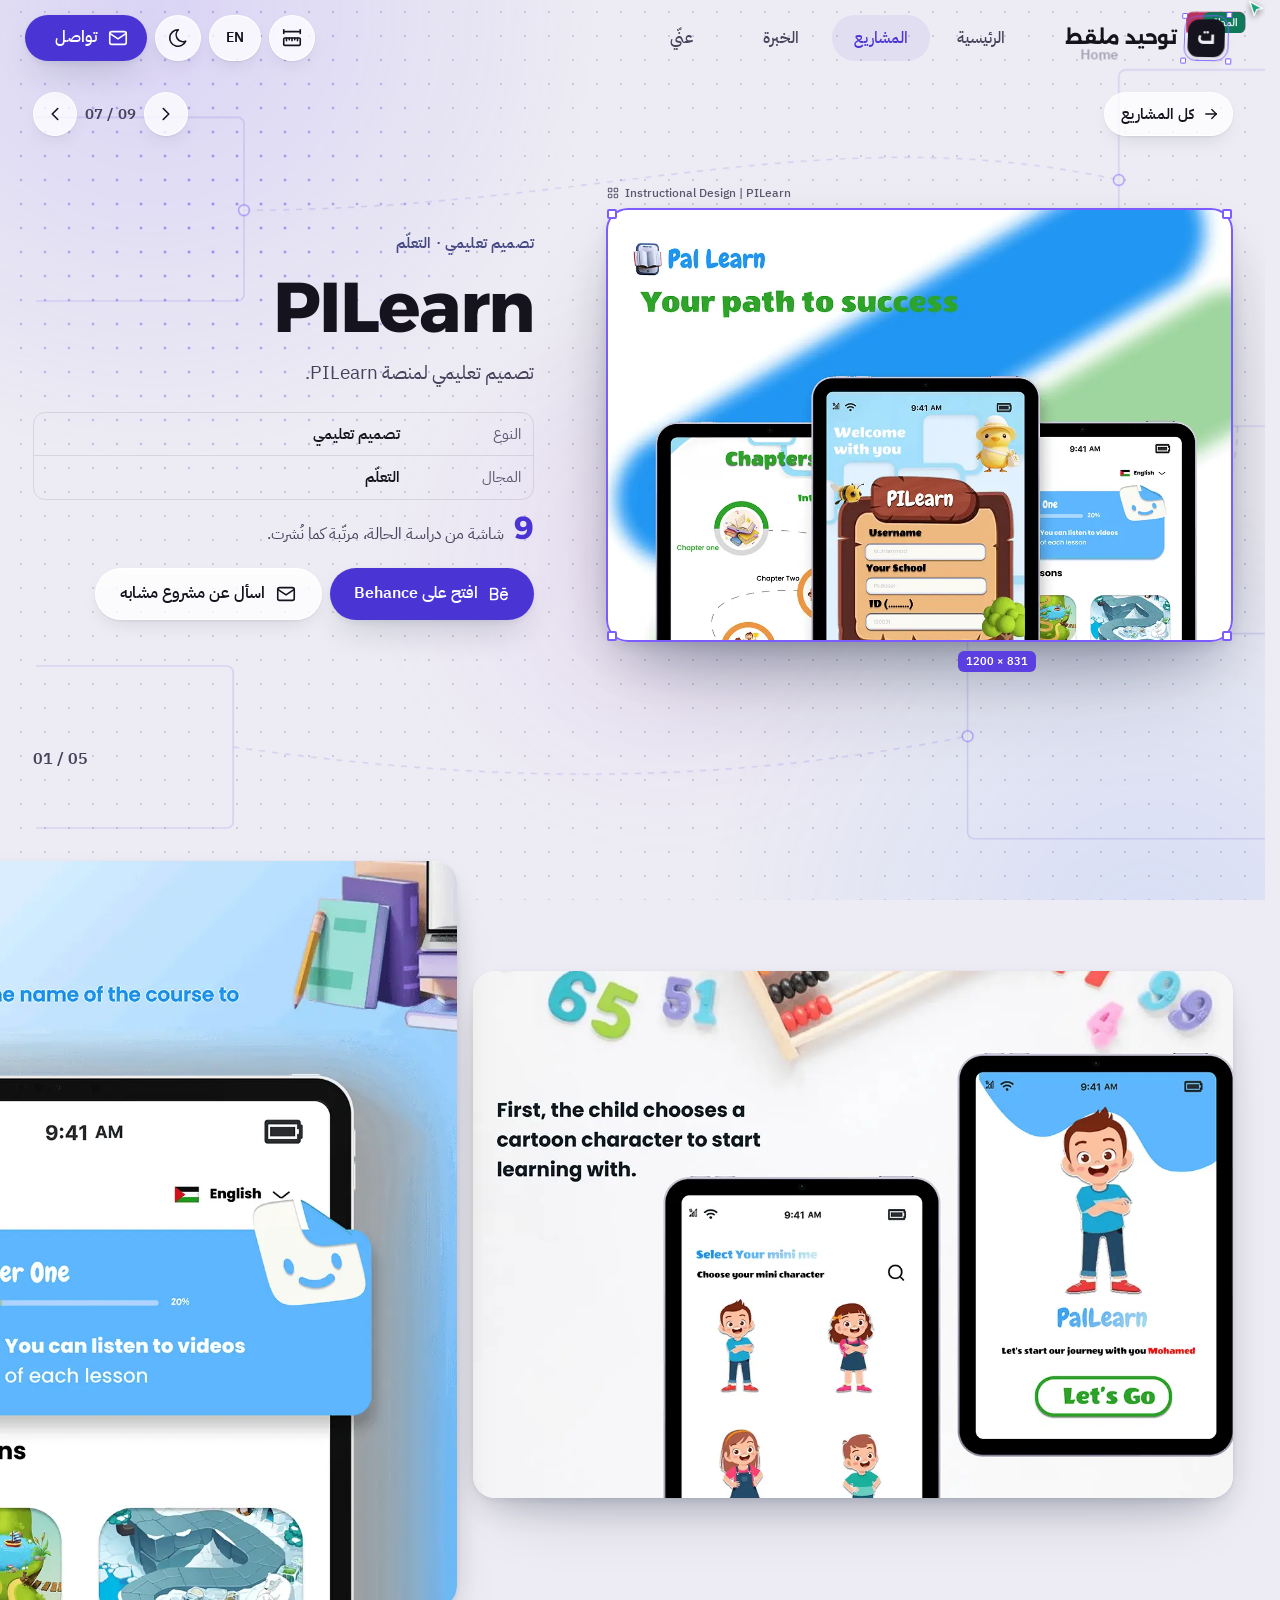
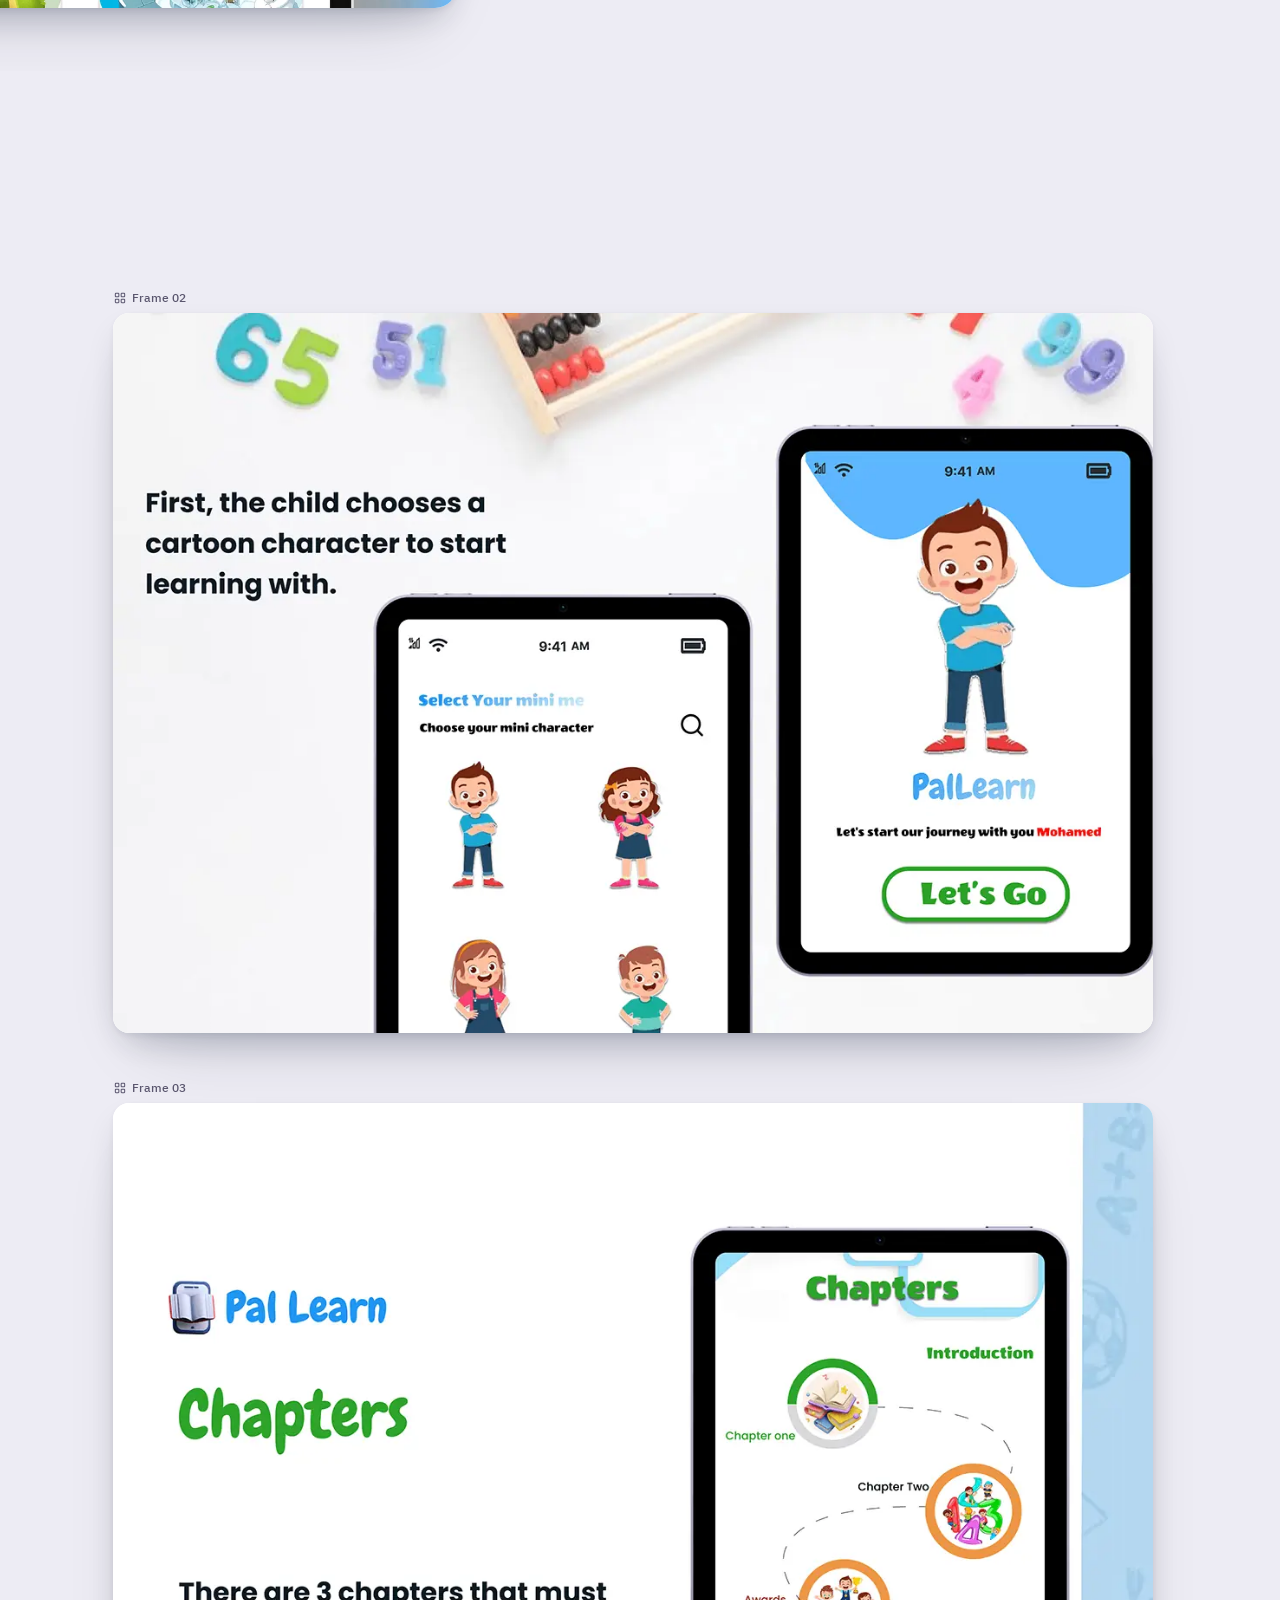
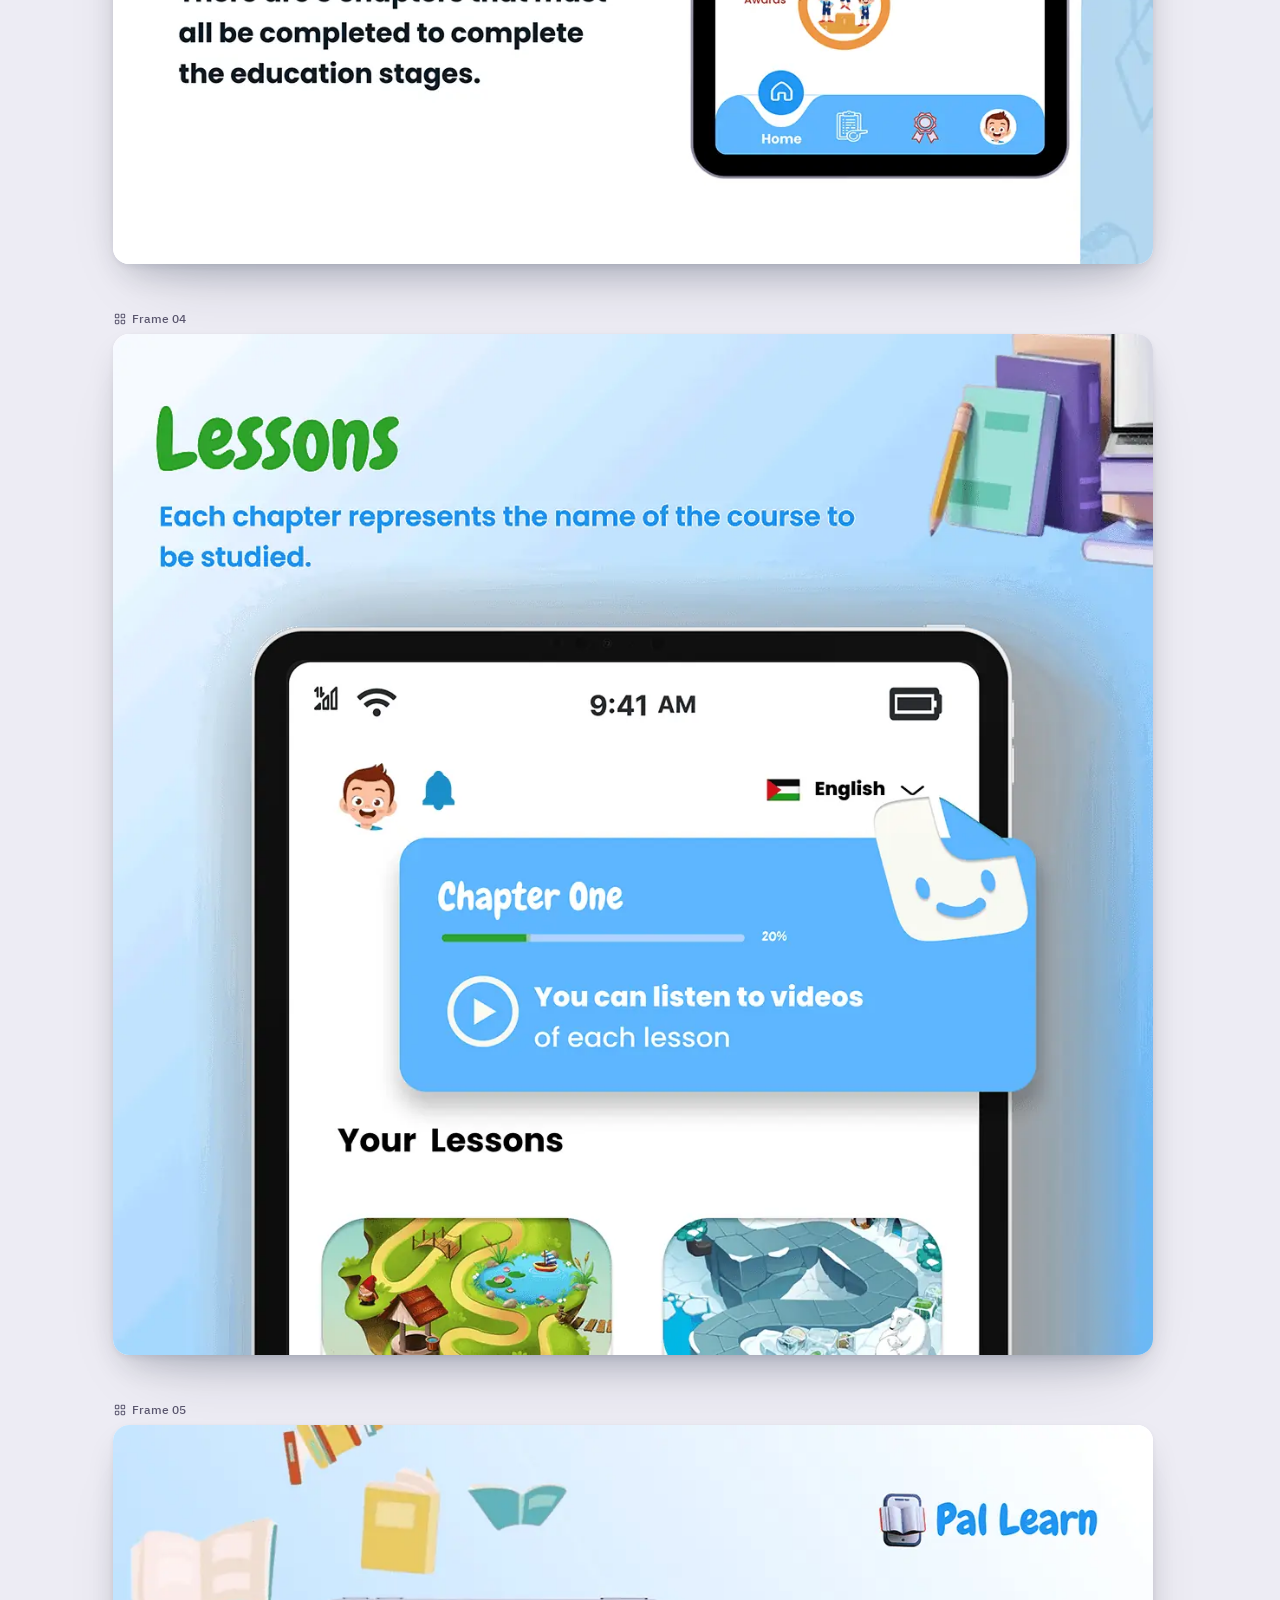
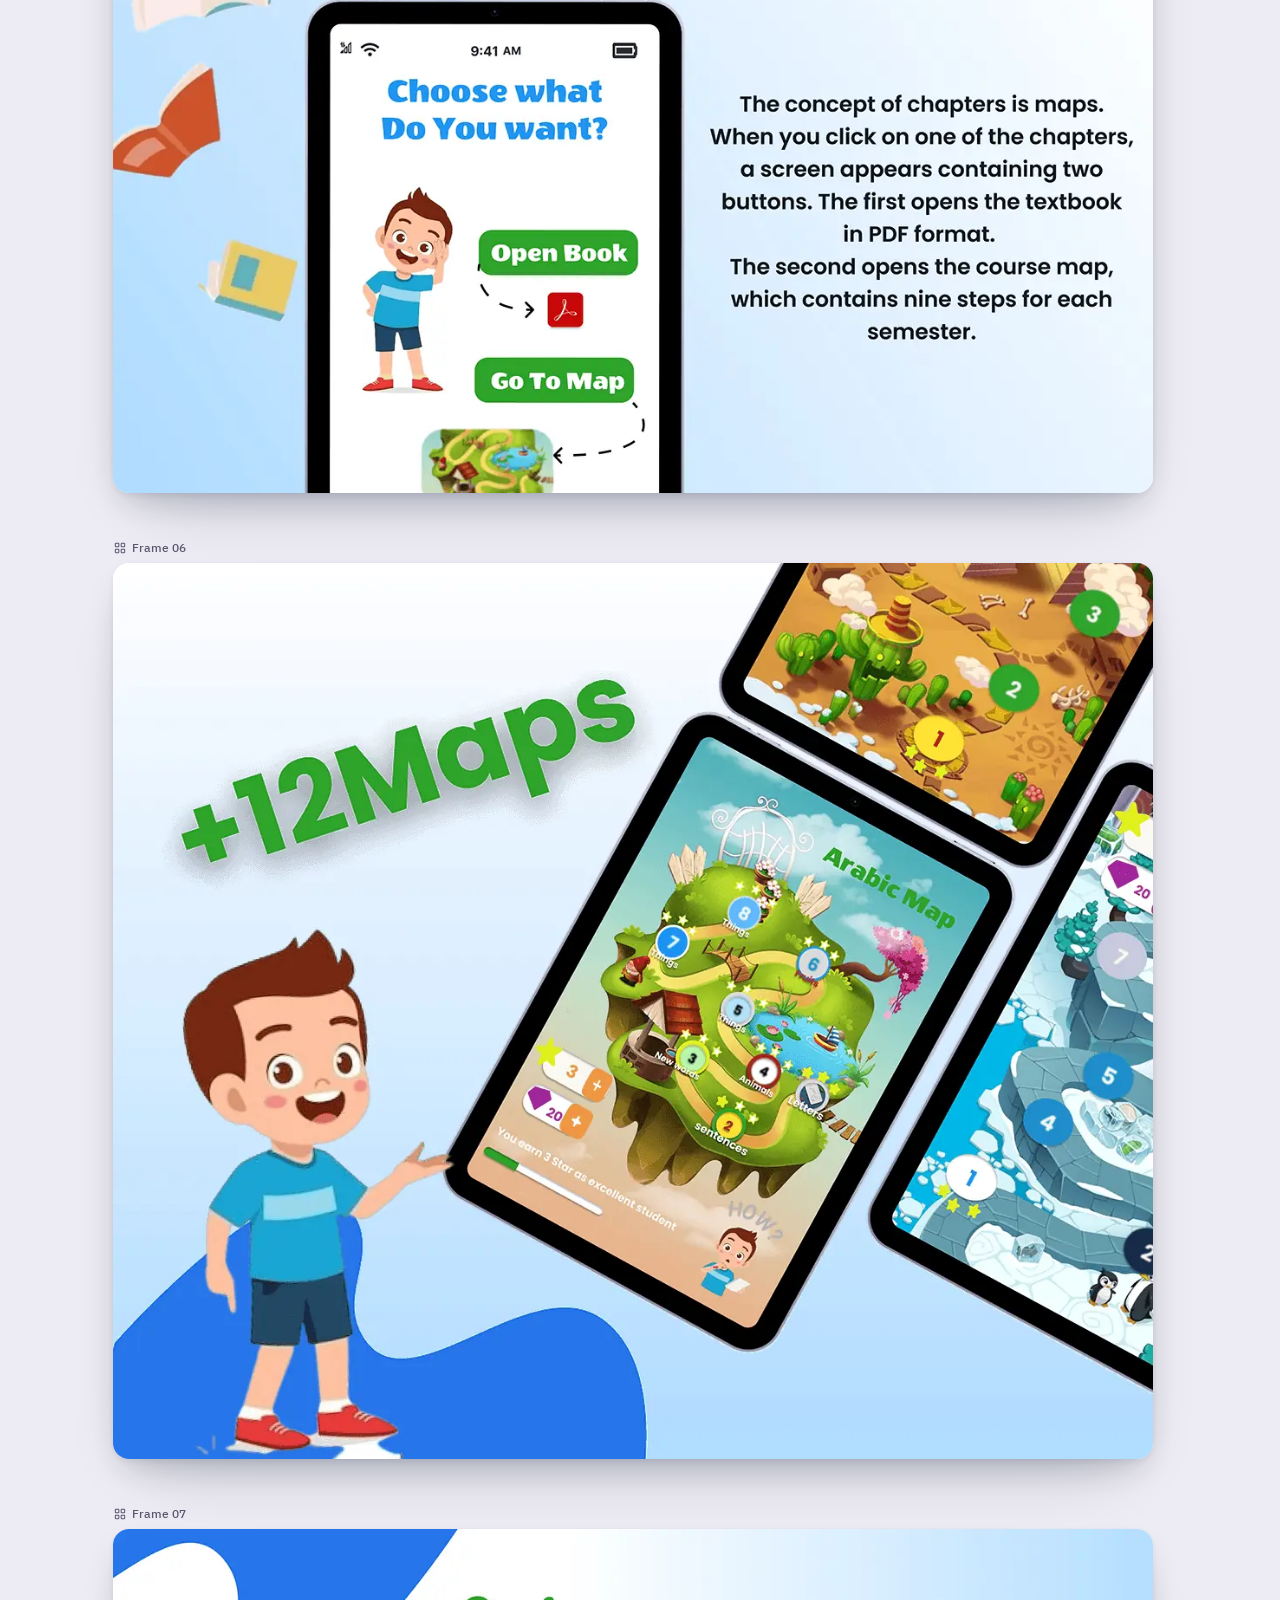
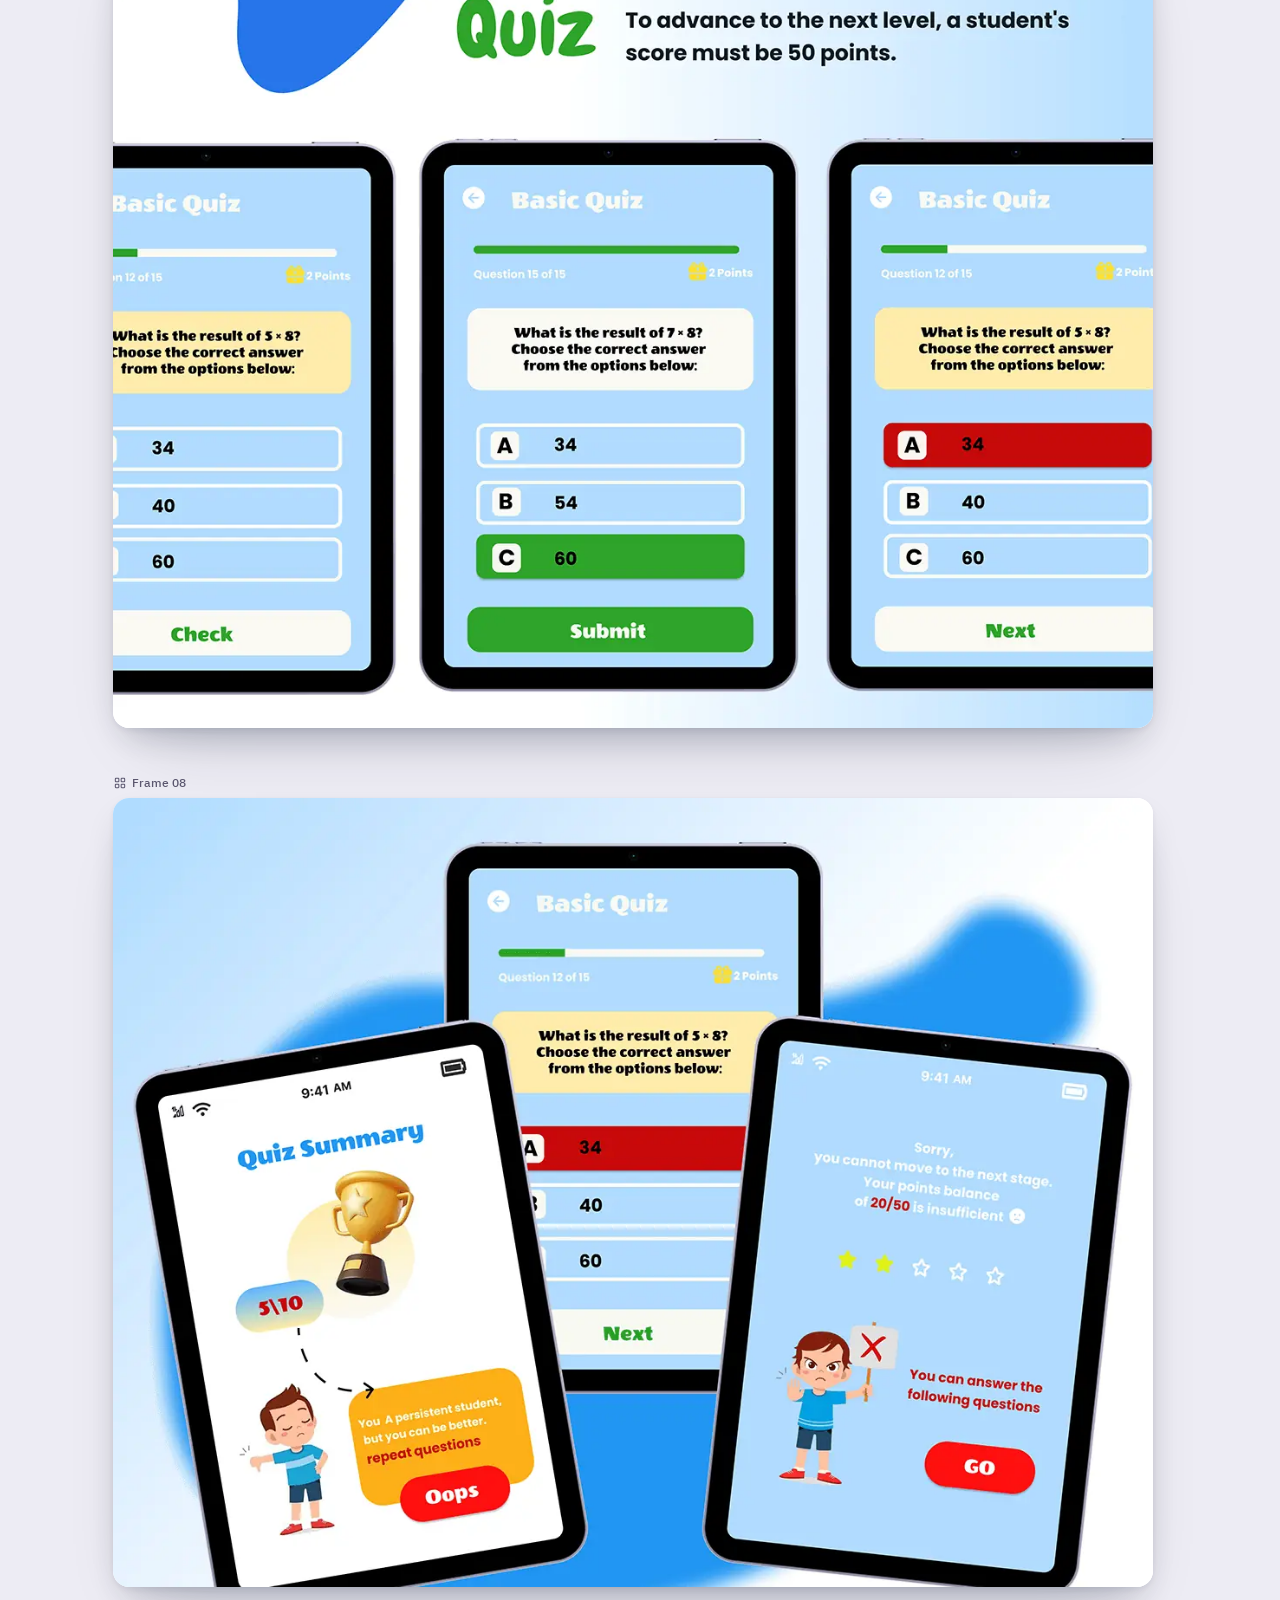
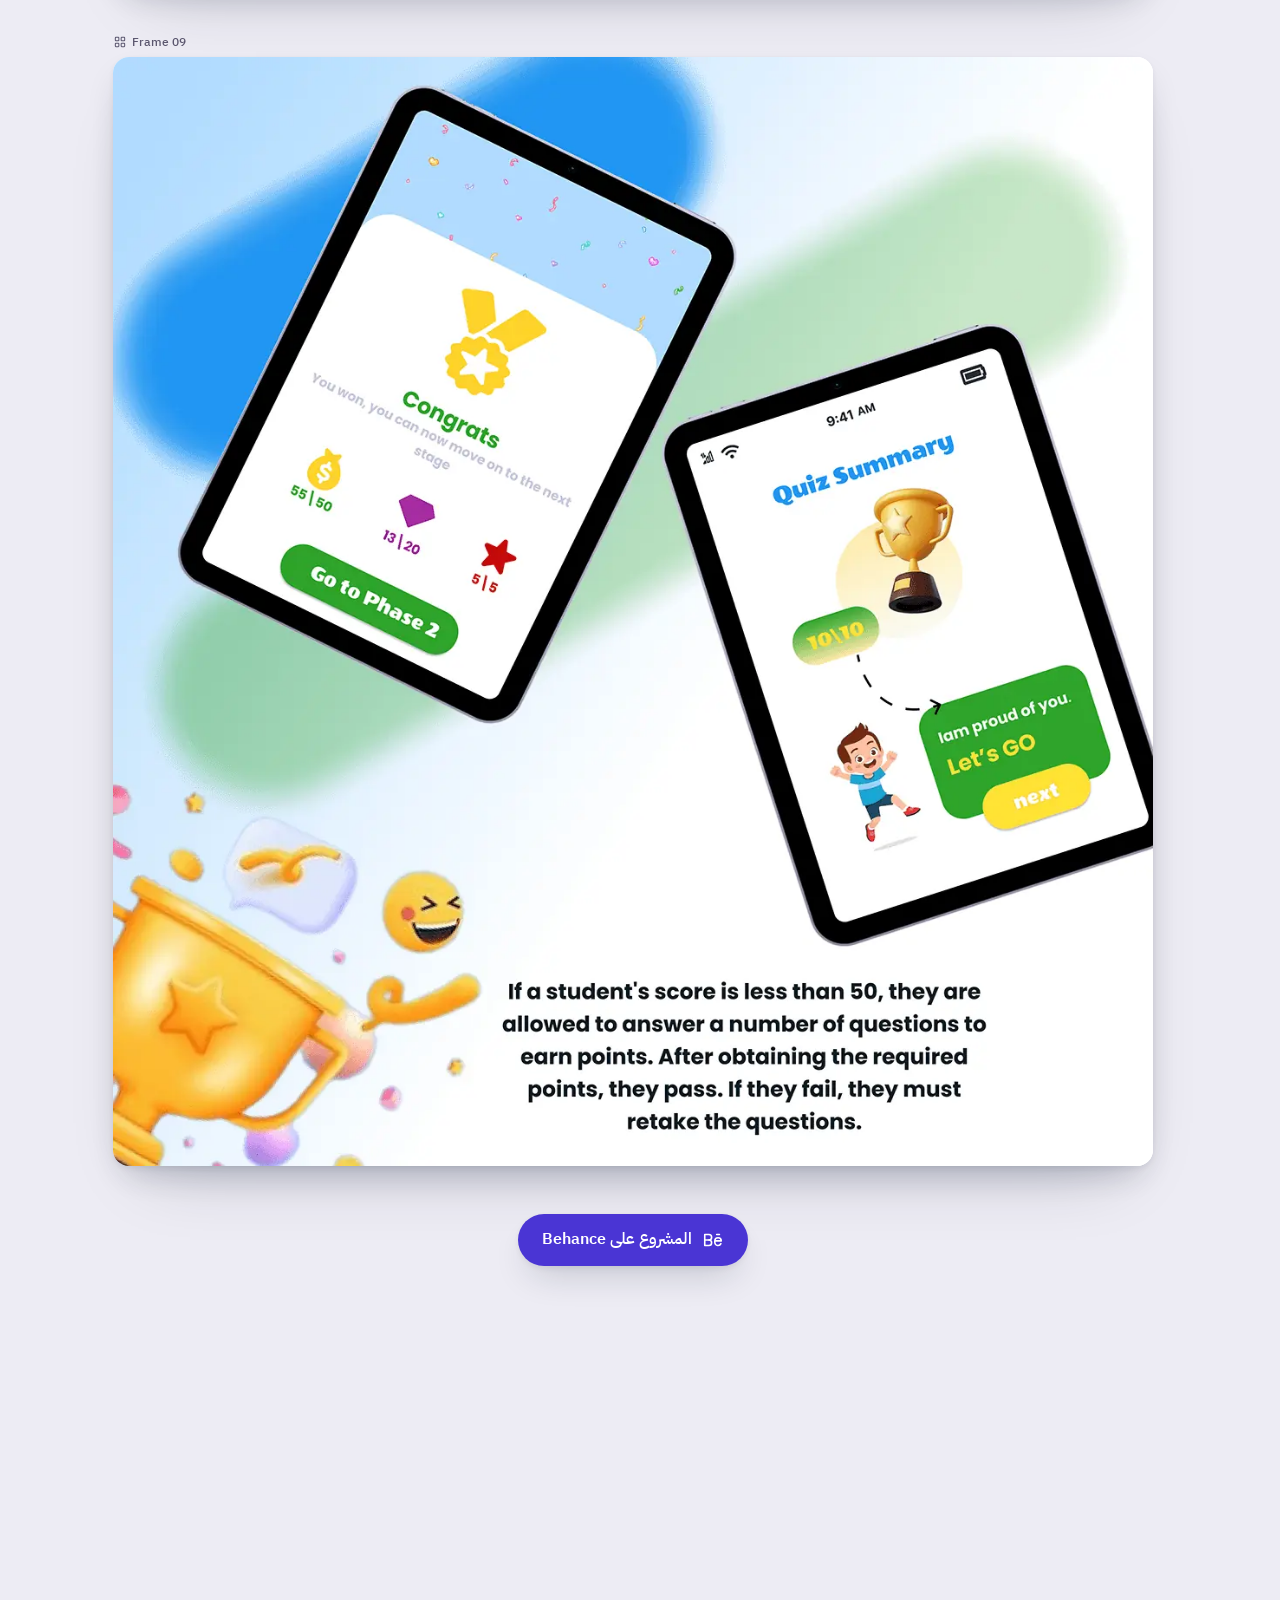
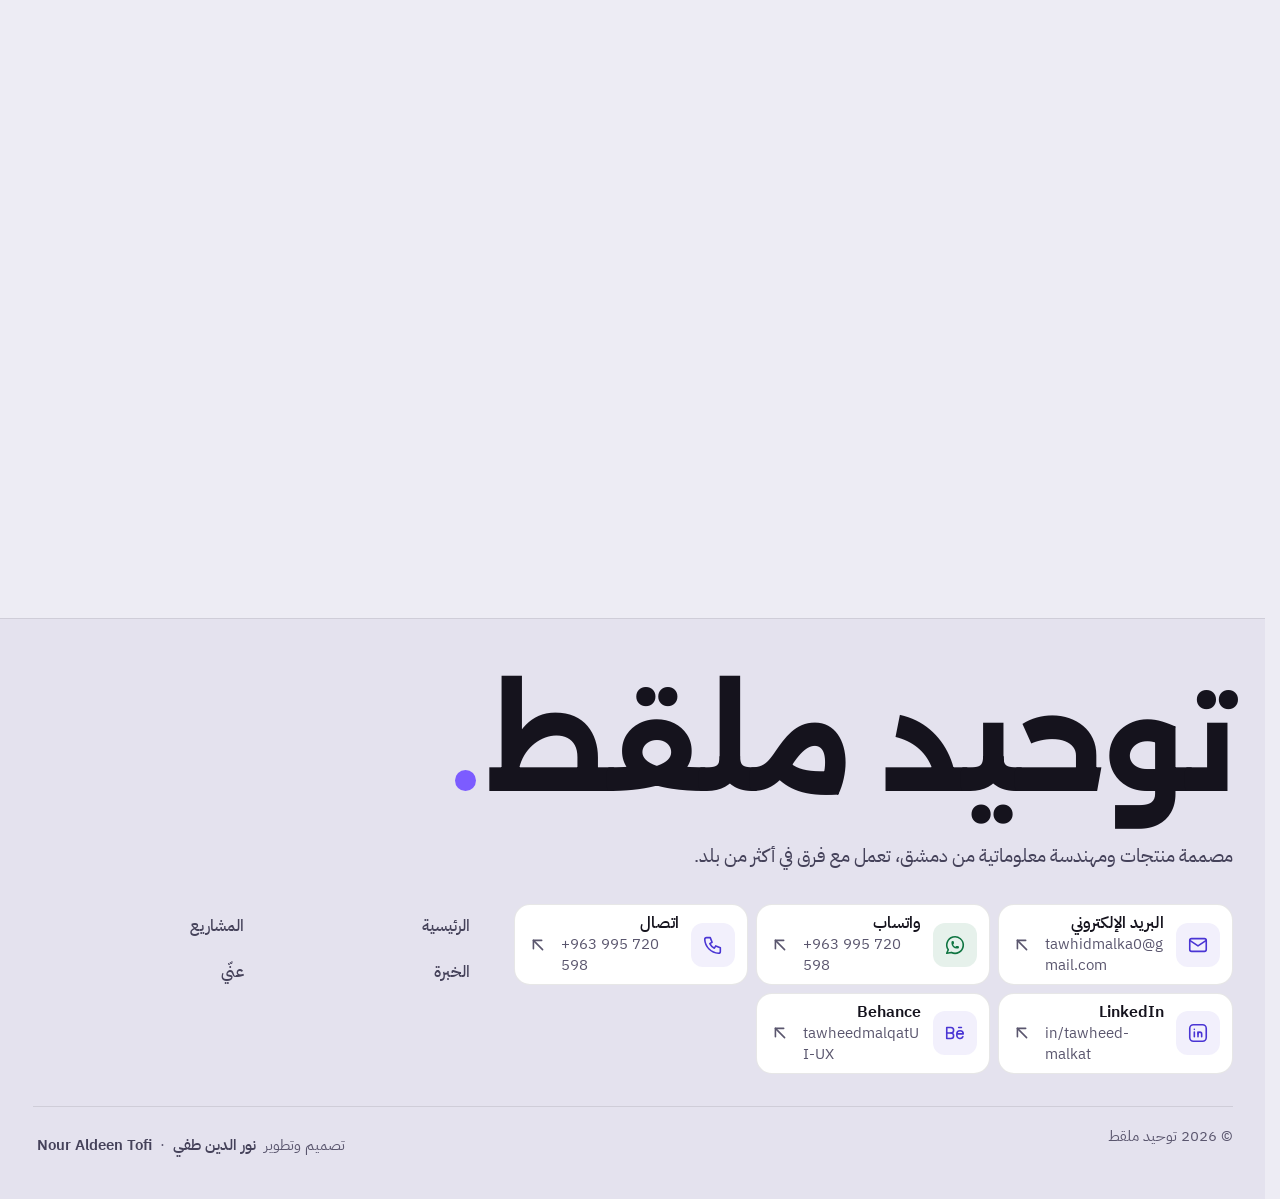
<file: project-pilearn.html>
<!doctype html>
<html lang="ar" dir="rtl" data-theme="light" data-title-ar="PILearn، توحيد ملقط" data-title-en="PILearn, Tawheed Malkat">
<head>
<meta charset="utf-8">
<meta name="viewport" content="width=device-width,initial-scale=1,viewport-fit=cover">
<title>PILearn، توحيد ملقط</title>
<meta name="description" content="تصميم تعليمي لمنصة PILearn. من أعمال توحيد ملقط، مصممة المنتجات. Instructional design for PILearn. Product design by Tawheed Malkat.">
<meta name="robots" content="noindex,follow">
<link rel="canonical" href="https://nouraldeentofi.github.io/tawheed-malkat/project-pilearn.html">
<meta name="color-scheme" content="light dark">
<meta name="theme-color" id="metaTheme" content="#ECEEF1">
<script>(function(){try{var r=document.documentElement,t=localStorage.getItem('tm-theme'),l=localStorage.getItem('tm-lang');if(t==='dark')r.dataset.theme='dark';if(l==='en'){r.lang='en';r.dir='ltr';document.title=r.dataset.titleEn}}catch(e){}})();</script>
<link rel="preload" href="assets/fonts/alexandria-arabic-800-normal.woff2" as="font" type="font/woff2" crossorigin><link rel="preload" href="assets/fonts/alexandria-arabic-700-normal.woff2" as="font" type="font/woff2" crossorigin><link rel="preload" href="assets/fonts/alexandria-latin-800-normal.woff2" as="font" type="font/woff2" crossorigin><link rel="preload" href="assets/fonts/alexandria-latin-700-normal.woff2" as="font" type="font/woff2" crossorigin><link rel="preload" href="assets/fonts/ibm-plex-sans-arabic-arabic-400-normal.woff2" as="font" type="font/woff2" crossorigin><link rel="preload" href="assets/fonts/ibm-plex-sans-arabic-arabic-500-normal.woff2" as="font" type="font/woff2" crossorigin><link rel="preload" href="assets/fonts/ibm-plex-sans-arabic-arabic-600-normal.woff2" as="font" type="font/woff2" crossorigin><link rel="preload" href="assets/fonts/ibm-plex-sans-arabic-latin-400-normal.woff2" as="font" type="font/woff2" crossorigin><link rel="preload" href="assets/fonts/ibm-plex-sans-arabic-latin-600-normal.woff2" as="font" type="font/woff2" crossorigin>
<link rel="stylesheet" href="assets/css/site.css">
<link rel="icon" href="assets/img/favicon.svg" type="image/svg+xml">
<link rel="apple-touch-icon" href="assets/img/apple-touch-icon.png">
<meta property="og:type" content="profile"><meta property="og:url" content="https://nouraldeentofi.github.io/tawheed-malkat/project-pilearn.html"><meta property="og:title" content="PILearn، توحيد ملقط · PILearn, Tawheed Malkat">
<meta property="og:description" content="تصميم تعليمي لمنصة PILearn. من أعمال توحيد ملقط، مصممة المنتجات."><meta property="og:image" content="https://nouraldeentofi.github.io/tawheed-malkat/assets/img/projects/pilearn/card.webp"><meta property="og:image:width" content="1200"><meta property="og:image:height" content="630">
<meta property="og:locale" content="ar_AR"><meta property="og:locale:alternate" content="en_US"><meta name="twitter:card" content="summary_large_image">
<script type="application/ld+json">{"@context": "https://schema.org", "@graph": [{"@type": "Person", "@id": "https://nouraldeentofi.github.io/tawheed-malkat/#person", "name": "Tawheed Malkat", "alternateName": ["Tawheed Malkat", "Tawheed Malqat", "Tawhid Malka", "Tawheed Malka", "Tawhid Malkat", "Tawheed Malkat UI/UX", "Tawheed Malkat Product Designer", "توحيد ملقط", "توحيد ملقط مصممة", "م. توحيد ملقط", "Eng. Tawheed Malkat"], "givenName": "Tawheed", "familyName": "Malkat", "gender": "Female", "jobTitle": "Senior Product Designer", "description": "Senior product designer (UI/UX) and informatics engineer from Damascus, Syria, with 4+ years designing web and mobile products. مصممة منتجات ومهندسة معلوماتية من دمشق.", "email": "mailto:tawhidmalka0@gmail.com", "telephone": "+963995720598", "url": "https://nouraldeentofi.github.io/tawheed-malkat/", "address": {"@type": "PostalAddress", "addressLocality": "Damascus", "addressCountry": "SY"}, "alumniOf": {"@type": "CollegeOrUniversity", "name": "Damascus University", "alternateName": "جامعة دمشق"}, "hasCredential": {"@type": "EducationalOccupationalCredential", "credentialCategory": "degree", "name": "Informatics Engineering, Networks and Information Systems (2017–2022)", "recognizedBy": {"@type": "CollegeOrUniversity", "name": "Damascus University"}}, "worksFor": [{"@type": "Organization", "name": "Menuva"}, {"@type": "Organization", "name": "Qawaem Mohasib"}, {"@type": "Organization", "name": "NexLead"}], "hasOccupation": {"@type": "Occupation", "name": "Product Designer", "alternateName": ["Senior Product Designer", "Product Designer", "UI/UX Designer", "UX/UI Designer", "UX Designer", "UI Designer", "Interaction Designer", "Mobile app designer", "Web designer", "Informatics Engineer", "مصممة منتجات", "مصممة منتجات أولى", "مصممة UI/UX", "مصممة تجربة المستخدم", "مصممة واجهات المستخدم", "مصممة تطبيقات ومواقع", "مهندسة معلوماتية"], "occupationLocation": {"@type": "City", "name": "Damascus"}, "skills": "Product Strategy, UX Strategy, Design Thinking, Product Discovery, Feature Definition, MVP Design, User Stories, User Research, User Flows, Information Architecture, Journey Mapping, Usability Testing, Requirements Analysis, Visual Design, Interaction Design, Prototyping, Responsive Design, Design Systems, Component Libraries, Accessibility, HTML, CSS, Flutter / Dart, REST APIs, Provider, Bloc, GetX, Git, Linux, Agile / Scrum, Figma, FigJam, Adobe XD, Photoshop, Illustrator, Hotjar, Typeform, Google Forms, Jira, Trello, AI tools"}, "knowsAbout": ["Product design", "UX design", "UI design", "User research", "Design systems", "Prototyping", "Information architecture", "Usability testing", "Accessibility", "Mobile app design", "Web design", "Flutter", "Figma", "تصميم تجربة المستخدم", "تصميم واجهات المستخدم"], "knowsLanguage": [{"@type": "Language", "name": "Arabic", "alternateName": "ar"}, {"@type": "Language", "name": "English", "alternateName": "en"}], "sameAs": ["https://www.behance.net/tawheedmalqatUI-UX", "https://www.linkedin.com/in/tawheed-malkat/"]}, {"@type": "WebSite", "@id": "https://nouraldeentofi.github.io/tawheed-malkat/#site", "url": "https://nouraldeentofi.github.io/tawheed-malkat/", "name": "Tawheed Malkat · توحيد ملقط", "inLanguage": ["ar", "en"], "publisher": {"@id": "https://nouraldeentofi.github.io/tawheed-malkat/#person"}}, {"@type": "WebPage", "url": "https://nouraldeentofi.github.io/tawheed-malkat/project-pilearn.html", "isPartOf": {"@id": "https://nouraldeentofi.github.io/tawheed-malkat/#site"}, "mainEntity": {"@id": "https://nouraldeentofi.github.io/tawheed-malkat/#person"}, "inLanguage": ["ar", "en"]}, {"@type": "CreativeWork", "name": "Instructional Design | PILearn", "url": "https://nouraldeentofi.github.io/tawheed-malkat/project-pilearn.html", "sameAs": "https://www.behance.net/gallery/222970837/Instructional-Design-PILearn", "creator": {"@id": "https://nouraldeentofi.github.io/tawheed-malkat/#person"}, "image": "https://nouraldeentofi.github.io/tawheed-malkat/assets/img/projects/pilearn/00.webp", "description": "Instructional design for PILearn"}]}</script>
</head>
<body>
<a class="skip" href="#main"><span data-l="ar">تخطَّ إلى المحتوى</span><span data-l="en" lang="en">Skip to content</span></a>
<svg class="sprite" aria-hidden="true" xmlns="http://www.w3.org/2000/svg"><symbol id="i-arrow-left" viewBox="0 0 24 24" fill="none" stroke="currentColor" stroke-width="1.75" stroke-linecap="round" stroke-linejoin="round"><path stroke="none" d="M0 0h24v24H0z" fill="none" />
  <path d="M5 12l14 0" />
  <path d="M5 12l6 6" />
  <path d="M5 12l6 -6" /></symbol><symbol id="i-arrow-right" viewBox="0 0 24 24" fill="none" stroke="currentColor" stroke-width="1.75" stroke-linecap="round" stroke-linejoin="round"><path stroke="none" d="M0 0h24v24H0z" fill="none" />
  <path d="M5 12l14 0" />
  <path d="M13 18l6 -6" />
  <path d="M13 6l6 6" /></symbol><symbol id="i-arrow-up-right" viewBox="0 0 24 24" fill="none" stroke="currentColor" stroke-width="1.75" stroke-linecap="round" stroke-linejoin="round"><path stroke="none" d="M0 0h24v24H0z" fill="none" />
  <path d="M17 7l-10 10" />
  <path d="M8 7l9 0l0 9" /></symbol><symbol id="i-brand-behance" viewBox="0 0 24 24" fill="none" stroke="currentColor" stroke-width="1.75" stroke-linecap="round" stroke-linejoin="round"><path stroke="none" d="M0 0h24v24H0z" fill="none" />
  <path d="M3 18v-12h4.5a3 3 0 0 1 0 6a3 3 0 0 1 0 6h-4.5" />
  <path d="M3 12l4.5 0" />
  <path d="M14 13h7a3.5 3.5 0 0 0 -7 0v2a3.5 3.5 0 0 0 6.64 1" />
  <path d="M16 6l3 0" /></symbol><symbol id="i-brand-linkedin" viewBox="0 0 24 24" fill="none" stroke="currentColor" stroke-width="1.75" stroke-linecap="round" stroke-linejoin="round"><path stroke="none" d="M0 0h24v24H0z" fill="none" />
  <path d="M8 11v5" />
  <path d="M8 8v.01" />
  <path d="M12 16v-5" />
  <path d="M16 16v-3a2 2 0 1 0 -4 0" />
  <path d="M3 7a4 4 0 0 1 4 -4h10a4 4 0 0 1 4 4v10a4 4 0 0 1 -4 4h-10a4 4 0 0 1 -4 -4l0 -10" /></symbol><symbol id="i-brand-whatsapp" viewBox="0 0 24 24" fill="none" stroke="currentColor" stroke-width="1.75" stroke-linecap="round" stroke-linejoin="round"><path stroke="none" d="M0 0h24v24H0z" fill="none" />
  <path d="M3 21l1.65 -3.8a9 9 0 1 1 3.4 2.9l-5.05 .9" />
  <path d="M9 10a.5 .5 0 0 0 1 0v-1a.5 .5 0 0 0 -1 0v1a5 5 0 0 0 5 5h1a.5 .5 0 0 0 0 -1h-1a.5 .5 0 0 0 0 1" /></symbol><symbol id="i-briefcase" viewBox="0 0 24 24" fill="none" stroke="currentColor" stroke-width="1.75" stroke-linecap="round" stroke-linejoin="round"><path stroke="none" d="M0 0h24v24H0z" fill="none" />
  <path d="M3 9a2 2 0 0 1 2 -2h14a2 2 0 0 1 2 2v9a2 2 0 0 1 -2 2h-14a2 2 0 0 1 -2 -2l0 -9" />
  <path d="M8 7v-2a2 2 0 0 1 2 -2h4a2 2 0 0 1 2 2v2" />
  <path d="M12 12l0 .01" />
  <path d="M3 13a20 20 0 0 0 18 0" /></symbol><symbol id="i-check" viewBox="0 0 24 24" fill="none" stroke="currentColor" stroke-width="1.75" stroke-linecap="round" stroke-linejoin="round"><path stroke="none" d="M0 0h24v24H0z" fill="none" />
  <path d="M5 12l5 5l10 -10" /></symbol><symbol id="i-chevron-down" viewBox="0 0 24 24" fill="none" stroke="currentColor" stroke-width="1.75" stroke-linecap="round" stroke-linejoin="round"><path stroke="none" d="M0 0h24v24H0z" fill="none" />
  <path d="M6 9l6 6l6 -6" /></symbol><symbol id="i-chevron-left" viewBox="0 0 24 24" fill="none" stroke="currentColor" stroke-width="1.75" stroke-linecap="round" stroke-linejoin="round"><path stroke="none" d="M0 0h24v24H0z" fill="none" />
  <path d="M15 6l-6 6l6 6" /></symbol><symbol id="i-chevron-right" viewBox="0 0 24 24" fill="none" stroke="currentColor" stroke-width="1.75" stroke-linecap="round" stroke-linejoin="round"><path stroke="none" d="M0 0h24v24H0z" fill="none" />
  <path d="M9 6l6 6l-6 6" /></symbol><symbol id="i-click" viewBox="0 0 24 24" fill="none" stroke="currentColor" stroke-width="1.75" stroke-linecap="round" stroke-linejoin="round"><path d="M3 12l3 0"/><path d="M12 3l0 3"/><path d="M7.8 7.8l-2.2 -2.2"/><path d="M16.2 7.8l2.2 -2.2"/><path d="M7.8 16.2l-2.2 2.2"/><path d="M12 12l9 3l-4 2l-2 4l-3 -9"/></symbol><symbol id="i-clock" viewBox="0 0 24 24" fill="none" stroke="currentColor" stroke-width="1.75" stroke-linecap="round" stroke-linejoin="round"><path stroke="none" d="M0 0h24v24H0z" fill="none" />
  <path d="M3 12a9 9 0 1 0 18 0a9 9 0 0 0 -18 0" />
  <path d="M12 7v5l3 3" /></symbol><symbol id="i-components" viewBox="0 0 24 24" fill="none" stroke="currentColor" stroke-width="1.75" stroke-linecap="round" stroke-linejoin="round"><path stroke="none" d="M0 0h24v24H0z" fill="none" />
  <path d="M3 12l3 3l3 -3l-3 -3l-3 3" />
  <path d="M15 12l3 3l3 -3l-3 -3l-3 3" />
  <path d="M9 6l3 3l3 -3l-3 -3l-3 3" />
  <path d="M9 18l3 3l3 -3l-3 -3l-3 3" /></symbol><symbol id="i-copy" viewBox="0 0 24 24" fill="none" stroke="currentColor" stroke-width="1.75" stroke-linecap="round" stroke-linejoin="round"><path stroke="none" d="M0 0h24v24H0z" fill="none" />
  <path d="M7 9.667a2.667 2.667 0 0 1 2.667 -2.667h8.666a2.667 2.667 0 0 1 2.667 2.667v8.666a2.667 2.667 0 0 1 -2.667 2.667h-8.666a2.667 2.667 0 0 1 -2.667 -2.667l0 -8.666" />
  <path d="M4.012 16.737a2.005 2.005 0 0 1 -1.012 -1.737v-10c0 -1.1 .9 -2 2 -2h10c.75 0 1.158 .385 1.5 1" /></symbol><symbol id="i-device-mobile" viewBox="0 0 24 24" fill="none" stroke="currentColor" stroke-width="1.75" stroke-linecap="round" stroke-linejoin="round"><path stroke="none" d="M0 0h24v24H0z" fill="none" />
  <path d="M6 5a2 2 0 0 1 2 -2h8a2 2 0 0 1 2 2v14a2 2 0 0 1 -2 2h-8a2 2 0 0 1 -2 -2v-14" />
  <path d="M11 4h2" />
  <path d="M12 17v.01" /></symbol><symbol id="i-focus-2" viewBox="0 0 24 24" fill="none" stroke="currentColor" stroke-width="1.75" stroke-linecap="round" stroke-linejoin="round"><path stroke="none" d="M0 0h24v24H0z" fill="none" />
  <path d="M11.5 12a.5 .5 0 1 0 1 0a.5 .5 0 1 0 -1 0" fill="currentColor" />
  <path d="M5 12a7 7 0 1 0 14 0a7 7 0 1 0 -14 0" />
  <path d="M12 3l0 2" />
  <path d="M3 12l2 0" />
  <path d="M12 19l0 2" />
  <path d="M19 12l2 0" /></symbol><symbol id="i-hand-move" viewBox="0 0 24 24" fill="none" stroke="currentColor" stroke-width="1.75" stroke-linecap="round" stroke-linejoin="round"><path stroke="none" d="M0 0h24v24H0z" fill="none" />
  <path d="M8 13v-8.5a1.5 1.5 0 0 1 3 0v7.5" />
  <path d="M11 11.5v-2a1.5 1.5 0 0 1 3 0v2.5" />
  <path d="M14 10.5a1.5 1.5 0 0 1 3 0v1.5" />
  <path d="M17 11.5a1.5 1.5 0 0 1 3 0v4.5a6 6 0 0 1 -6 6h-2h.208a6 6 0 0 1 -5.012 -2.7l-.196 -.3c-.312 -.479 -1.407 -2.388 -3.286 -5.728a1.5 1.5 0 0 1 .536 -2.022a1.867 1.867 0 0 1 2.28 .28l1.47 1.47" />
  <path d="M2.541 5.594a13.487 13.487 0 0 1 2.46 -1.427" />
  <path d="M14 3.458c1.32 .354 2.558 .902 3.685 1.612" /></symbol><symbol id="i-heart-handshake" viewBox="0 0 24 24" fill="none" stroke="currentColor" stroke-width="1.75" stroke-linecap="round" stroke-linejoin="round"><path stroke="none" d="M0 0h24v24H0z" fill="none" />
  <path d="M19.5 12.572l-7.5 7.428l-7.5 -7.428a5 5 0 1 1 7.5 -6.566a5 5 0 1 1 7.5 6.572" />
  <path d="M12 6l-3.293 3.293a1 1 0 0 0 0 1.414l.543 .543c.69 .69 1.81 .69 2.5 0l1 -1a3.182 3.182 0 0 1 4.5 0l2.25 2.25" />
  <path d="M12.5 15.5l2 2" />
  <path d="M15 13l2 2" /></symbol><symbol id="i-home" viewBox="0 0 24 24" fill="none" stroke="currentColor" stroke-width="1.75" stroke-linecap="round" stroke-linejoin="round"><path stroke="none" d="M0 0h24v24H0z" fill="none" />
  <path d="M5 12l-2 0l9 -9l9 9l-2 0" />
  <path d="M5 12v7a2 2 0 0 0 2 2h10a2 2 0 0 0 2 -2v-7" />
  <path d="M9 21v-6a2 2 0 0 1 2 -2h2a2 2 0 0 1 2 2v6" /></symbol><symbol id="i-language" viewBox="0 0 24 24" fill="none" stroke="currentColor" stroke-width="1.75" stroke-linecap="round" stroke-linejoin="round"><path stroke="none" d="M0 0h24v24H0z" fill="none" />
  <path d="M9 6.371c0 4.418 -2.239 6.629 -5 6.629" />
  <path d="M4 6.371h7" />
  <path d="M5 9c0 2.144 2.252 3.908 6 4" />
  <path d="M12 20l4 -9l4 9" />
  <path d="M19.1 18h-6.2" />
  <path d="M6.694 3l.793 .582" /></symbol><symbol id="i-layers-intersect" viewBox="0 0 24 24" fill="none" stroke="currentColor" stroke-width="1.75" stroke-linecap="round" stroke-linejoin="round"><path stroke="none" d="M0 0h24v24H0z" fill="none" />
  <path d="M8 6a2 2 0 0 1 2 -2h8a2 2 0 0 1 2 2v8a2 2 0 0 1 -2 2h-8a2 2 0 0 1 -2 -2l0 -8" />
  <path d="M4 10a2 2 0 0 1 2 -2h8a2 2 0 0 1 2 2v8a2 2 0 0 1 -2 2h-8a2 2 0 0 1 -2 -2l0 -8" /></symbol><symbol id="i-layout-grid" viewBox="0 0 24 24" fill="none" stroke="currentColor" stroke-width="1.75" stroke-linecap="round" stroke-linejoin="round"><path stroke="none" d="M0 0h24v24H0z" fill="none" />
  <path d="M4 5a1 1 0 0 1 1 -1h4a1 1 0 0 1 1 1v4a1 1 0 0 1 -1 1h-4a1 1 0 0 1 -1 -1l0 -4" />
  <path d="M14 5a1 1 0 0 1 1 -1h4a1 1 0 0 1 1 1v4a1 1 0 0 1 -1 1h-4a1 1 0 0 1 -1 -1l0 -4" />
  <path d="M4 15a1 1 0 0 1 1 -1h4a1 1 0 0 1 1 1v4a1 1 0 0 1 -1 1h-4a1 1 0 0 1 -1 -1l0 -4" />
  <path d="M14 15a1 1 0 0 1 1 -1h4a1 1 0 0 1 1 1v4a1 1 0 0 1 -1 1h-4a1 1 0 0 1 -1 -1l0 -4" /></symbol><symbol id="i-mail" viewBox="0 0 24 24" fill="none" stroke="currentColor" stroke-width="1.75" stroke-linecap="round" stroke-linejoin="round"><path stroke="none" d="M0 0h24v24H0z" fill="none" />
  <path d="M3 7a2 2 0 0 1 2 -2h14a2 2 0 0 1 2 2v10a2 2 0 0 1 -2 2h-14a2 2 0 0 1 -2 -2v-10" />
  <path d="M3 7l9 6l9 -6" /></symbol><symbol id="i-map-pin" viewBox="0 0 24 24" fill="none" stroke="currentColor" stroke-width="1.75" stroke-linecap="round" stroke-linejoin="round"><path stroke="none" d="M0 0h24v24H0z" fill="none" />
  <path d="M9 11a3 3 0 1 0 6 0a3 3 0 0 0 -6 0" />
  <path d="M17.657 16.657l-4.243 4.243a2 2 0 0 1 -2.827 0l-4.244 -4.243a8 8 0 1 1 11.314 0" /></symbol><symbol id="i-maximize" viewBox="0 0 24 24" fill="none" stroke="currentColor" stroke-width="1.75" stroke-linecap="round" stroke-linejoin="round"><path stroke="none" d="M0 0h24v24H0z" fill="none" />
  <path d="M4 8v-2a2 2 0 0 1 2 -2h2" />
  <path d="M4 16v2a2 2 0 0 0 2 2h2" />
  <path d="M16 4h2a2 2 0 0 1 2 2v2" />
  <path d="M16 20h2a2 2 0 0 0 2 -2v-2" /></symbol><symbol id="i-minimize" viewBox="0 0 24 24" fill="none" stroke="currentColor" stroke-width="1.75" stroke-linecap="round" stroke-linejoin="round"><path stroke="none" d="M0 0h24v24H0z" fill="none" />
  <path d="M15 19v-2a2 2 0 0 1 2 -2h2" />
  <path d="M15 5v2a2 2 0 0 0 2 2h2" />
  <path d="M5 15h2a2 2 0 0 1 2 2v2" />
  <path d="M5 9h2a2 2 0 0 0 2 -2v-2" /></symbol><symbol id="i-minus" viewBox="0 0 24 24" fill="none" stroke="currentColor" stroke-width="1.75" stroke-linecap="round" stroke-linejoin="round"><path stroke="none" d="M0 0h24v24H0z" fill="none" />
  <path d="M5 12l14 0" /></symbol><symbol id="i-moon" viewBox="0 0 24 24" fill="none" stroke="currentColor" stroke-width="1.75" stroke-linecap="round" stroke-linejoin="round"><path stroke="none" d="M0 0h24v24H0z" fill="none" />
  <path d="M12 3c.132 0 .263 0 .393 0a7.5 7.5 0 0 0 7.92 12.446a9 9 0 1 1 -8.313 -12.454l0 .008" /></symbol><symbol id="i-note" viewBox="0 0 24 24" fill="none" stroke="currentColor" stroke-width="1.75" stroke-linecap="round" stroke-linejoin="round"><path d="M13 20l7 -7"/><path d="M13 20v-6a1 1 0 0 1 1 -1h6v-7a2 2 0 0 0 -2 -2h-12a2 2 0 0 0 -2 2v12a2 2 0 0 0 2 2h7"/></symbol><symbol id="i-palette" viewBox="0 0 24 24" fill="none" stroke="currentColor" stroke-width="1.75" stroke-linecap="round" stroke-linejoin="round"><path stroke="none" d="M0 0h24v24H0z" fill="none" />
  <path d="M12 21a9 9 0 0 1 0 -18c4.97 0 9 3.582 9 8c0 1.06 -.474 2.078 -1.318 2.828c-.844 .75 -1.989 1.172 -3.182 1.172h-2.5a2 2 0 0 0 -1 3.75a1.3 1.3 0 0 1 -1 2.25" />
  <path d="M7.5 10.5a1 1 0 1 0 2 0a1 1 0 1 0 -2 0" />
  <path d="M11.5 7.5a1 1 0 1 0 2 0a1 1 0 1 0 -2 0" />
  <path d="M15.5 10.5a1 1 0 1 0 2 0a1 1 0 1 0 -2 0" /></symbol><symbol id="i-phone" viewBox="0 0 24 24" fill="none" stroke="currentColor" stroke-width="1.75" stroke-linecap="round" stroke-linejoin="round"><path stroke="none" d="M0 0h24v24H0z" fill="none" />
  <path d="M5 4h4l2 5l-2.5 1.5a11 11 0 0 0 5 5l1.5 -2.5l5 2v4a2 2 0 0 1 -2 2a16 16 0 0 1 -15 -15a2 2 0 0 1 2 -2" /></symbol><symbol id="i-plus" viewBox="0 0 24 24" fill="none" stroke="currentColor" stroke-width="1.75" stroke-linecap="round" stroke-linejoin="round"><path stroke="none" d="M0 0h24v24H0z" fill="none" />
  <path d="M12 5l0 14" />
  <path d="M5 12l14 0" /></symbol><symbol id="i-pointer" viewBox="0 0 24 24" fill="none" stroke="currentColor" stroke-width="1.75" stroke-linecap="round" stroke-linejoin="round"><path stroke="none" d="M0 0h24v24H0z" fill="none" />
  <path d="M7.904 17.563a1.2 1.2 0 0 0 2.228 .308l2.09 -3.093l4.907 4.907a1.067 1.067 0 0 0 1.509 0l1.047 -1.047a1.067 1.067 0 0 0 0 -1.509l-4.907 -4.907l3.113 -2.09a1.2 1.2 0 0 0 -.309 -2.228l-13.582 -3.904l3.904 13.563" /></symbol><symbol id="i-refresh" viewBox="0 0 24 24" fill="none" stroke="currentColor" stroke-width="1.75" stroke-linecap="round" stroke-linejoin="round"><path d="M20 11a8.1 8.1 0 0 0 -15.5 -2m-.5 -4v4h4"/><path d="M4 13a8.1 8.1 0 0 0 15.5 2m.5 4v-4h-4"/></symbol><symbol id="i-route" viewBox="0 0 24 24" fill="none" stroke="currentColor" stroke-width="1.75" stroke-linecap="round" stroke-linejoin="round"><path stroke="none" d="M0 0h24v24H0z" fill="none" />
  <path d="M3 19a2 2 0 1 0 4 0a2 2 0 0 0 -4 0" />
  <path d="M19 7a2 2 0 1 0 0 -4a2 2 0 0 0 0 4" />
  <path d="M11 19h5.5a3.5 3.5 0 0 0 0 -7h-8a3.5 3.5 0 0 1 0 -7h4.5" /></symbol><symbol id="i-ruler-measure" viewBox="0 0 24 24" fill="none" stroke="currentColor" stroke-width="1.75" stroke-linecap="round" stroke-linejoin="round"><path stroke="none" d="M0 0h24v24H0z" fill="none" />
  <path d="M19.875 12c.621 0 1.125 .512 1.125 1.143v5.714c0 .631 -.504 1.143 -1.125 1.143h-15.875a1 1 0 0 1 -1 -1v-5.857c0 -.631 .504 -1.143 1.125 -1.143h15.75" />
  <path d="M9 12v2" />
  <path d="M6 12v3" />
  <path d="M12 12v3" />
  <path d="M18 12v3" />
  <path d="M15 12v2" />
  <path d="M3 3v4" />
  <path d="M3 5h18" />
  <path d="M21 3v4" /></symbol><symbol id="i-school" viewBox="0 0 24 24" fill="none" stroke="currentColor" stroke-width="1.75" stroke-linecap="round" stroke-linejoin="round"><path stroke="none" d="M0 0h24v24H0z" fill="none" />
  <path d="M22 9l-10 -4l-10 4l10 4l10 -4v6" />
  <path d="M6 10.6v5.4a6 3 0 0 0 12 0v-5.4" /></symbol><symbol id="i-stack-2" viewBox="0 0 24 24" fill="none" stroke="currentColor" stroke-width="1.75" stroke-linecap="round" stroke-linejoin="round"><path stroke="none" d="M0 0h24v24H0z" fill="none" />
  <path d="M12 4l-8 4l8 4l8 -4l-8 -4" />
  <path d="M4 12l8 4l8 -4" />
  <path d="M4 16l8 4l8 -4" /></symbol><symbol id="i-sun" viewBox="0 0 24 24" fill="none" stroke="currentColor" stroke-width="1.75" stroke-linecap="round" stroke-linejoin="round"><path stroke="none" d="M0 0h24v24H0z" fill="none" />
  <path d="M8 12a4 4 0 1 0 8 0a4 4 0 1 0 -8 0" />
  <path d="M3 12h1m8 -9v1m8 8h1m-9 8v1m-6.4 -15.4l.7 .7m12.1 -.7l-.7 .7m0 11.4l.7 .7m-12.1 -.7l-.7 .7" /></symbol><symbol id="i-typography" viewBox="0 0 24 24" fill="none" stroke="currentColor" stroke-width="1.75" stroke-linecap="round" stroke-linejoin="round"><path d="M4 20l3 0"/><path d="M14 20l7 0"/><path d="M6.9 15l6.9 0"/><path d="M10.2 6.3l5.8 13.7"/><path d="M5 20l6 -16l2 0l7 16"/></symbol><symbol id="i-user" viewBox="0 0 24 24" fill="none" stroke="currentColor" stroke-width="1.75" stroke-linecap="round" stroke-linejoin="round"><path stroke="none" d="M0 0h24v24H0z" fill="none" />
  <path d="M8 7a4 4 0 1 0 8 0a4 4 0 0 0 -8 0" />
  <path d="M6 21v-2a4 4 0 0 1 4 -4h4a4 4 0 0 1 4 4v2" /></symbol><symbol id="i-users" viewBox="0 0 24 24" fill="none" stroke="currentColor" stroke-width="1.75" stroke-linecap="round" stroke-linejoin="round"><path stroke="none" d="M0 0h24v24H0z" fill="none" />
  <path d="M5 7a4 4 0 1 0 8 0a4 4 0 1 0 -8 0" />
  <path d="M3 21v-2a4 4 0 0 1 4 -4h4a4 4 0 0 1 4 4v2" />
  <path d="M16 3.13a4 4 0 0 1 0 7.75" />
  <path d="M21 21v-2a4 4 0 0 0 -3 -3.85" /></symbol><symbol id="i-world" viewBox="0 0 24 24" fill="none" stroke="currentColor" stroke-width="1.75" stroke-linecap="round" stroke-linejoin="round"><path stroke="none" d="M0 0h24v24H0z" fill="none" />
  <path d="M3 12a9 9 0 1 0 18 0a9 9 0 0 0 -18 0" />
  <path d="M3.6 9h16.8" />
  <path d="M3.6 15h16.8" />
  <path d="M11.5 3a17 17 0 0 0 0 18" />
  <path d="M12.5 3a17 17 0 0 1 0 18" /></symbol><symbol id="i-x" viewBox="0 0 24 24" fill="none" stroke="currentColor" stroke-width="1.75" stroke-linecap="round" stroke-linejoin="round"><path stroke="none" d="M0 0h24v24H0z" fill="none" />
  <path d="M18 6l-12 12" />
  <path d="M6 6l12 12" /></symbol><symbol id="i-zoom-in" viewBox="0 0 24 24" fill="none" stroke="currentColor" stroke-width="1.75" stroke-linecap="round" stroke-linejoin="round"><path stroke="none" d="M0 0h24v24H0z" fill="none" />
  <path d="M3 10a7 7 0 1 0 14 0a7 7 0 1 0 -14 0" />
  <path d="M7 10l6 0" />
  <path d="M10 7l0 6" />
  <path d="M21 21l-6 -6" /></symbol></svg>
<div class="cv" aria-hidden="true"><i class="cv-l cv-l1"></i><i class="cv-l cv-l2"></i><i class="cv-l cv-l3"></i><div class="cv-dots"></div><div class="cv-wave"></div>
<span class="cv-sel"><i></i><i></i><i></i><i></i><b>Frame · Auto layout</b></span><span class="cv-sel cv-sel-2"><i></i><i></i><i></i><i></i><b>Component</b></span>
<svg class="cv-art" viewBox="0 0 1440 900" preserveAspectRatio="xMidYMid slice">
<text class="cv-lbl" x="70" y="132">Onboarding</text><rect x="70" y="142" width="250" height="170" rx="6"/>
<text class="cv-lbl" x="1130" y="88">Home</text><rect x="1130" y="98" width="220" height="330" rx="6"/>
<text class="cv-lbl" x="990" y="610">Checkout</text><rect x="990" y="620" width="300" height="190" rx="6"/>
<text class="cv-lbl" x="120" y="640">Flow 02</text><rect x="120" y="650" width="190" height="150" rx="6"/>
<path class="cv-con" d="M320 228 C 640 228, 860 140, 1130 200"/><path class="cv-con" d="M1240 428 C 1240 520, 1160 560, 1140 620"/>
<path class="cv-con" d="M310 725 C 560 760, 760 760, 990 715"/>
<circle class="cv-node" cx="320" cy="228" r="5"/><circle class="cv-node" cx="1130" cy="200" r="5"/><circle class="cv-node" cx="1140" cy="620" r="5"/><circle class="cv-node" cx="990" cy="715" r="5"/>
</svg>
<div class="cv-cur cv-cur-1"><svg viewBox="0 0 24 24" aria-hidden="true"><path d="M4 2.5 20 11l-7.2 1.6L9.6 20z"/></svg><b><span data-l="ar">توحيد</span><span data-l="en" lang="en">Tawheed</span></b></div>
<div class="cv-cur cv-cur-2"><svg viewBox="0 0 24 24" aria-hidden="true"><path d="M4 2.5 20 11l-7.2 1.6L9.6 20z"/></svg><b><span data-l="ar">المستخدم</span><span data-l="en" lang="en">User</span></b></div>
<div class="cv-cur cv-cur-3"><svg viewBox="0 0 24 24" aria-hidden="true"><path d="M4 2.5 20 11l-7.2 1.6L9.6 20z"/></svg><b><span data-l="ar">المطوّر</span><span data-l="en" lang="en">Developer</span></b></div>
</div>
<header class="hdr" id="hdr"><div class="wrap hdr-in">
<a class="brand" href="index.html" aria-label="توحيد ملقط، الرئيسية" data-ar-label="توحيد ملقط، الرئيسية" data-en-label="Tawheed Malkat, home"><span class="mono" aria-hidden="true"><span data-l="ar">ت</span><span data-l="en" lang="en">T</span><i></i><i></i><i></i><i></i></span><span class="bn-full"><span data-l="ar">توحيد ملقط</span><span data-l="en" lang="en">Tawheed Malkat</span></span><span class="bn-first"><span data-l="ar">توحيد</span><span data-l="en" lang="en">Tawheed</span></span></a>
<nav class="hdr-nav" aria-label="الصفحات" data-ar-label="الصفحات" data-en-label="Pages"><a href="index.html"><span data-l="ar">الرئيسية</span><span data-l="en" lang="en">Home</span></a><a href="work.html" aria-current=page><span data-l="ar">المشاريع</span><span data-l="en" lang="en">Work</span></a><a href="experience.html"><span data-l="ar">الخبرة</span><span data-l="en" lang="en">Experience</span></a><a href="about.html"><span data-l="ar">عنّي</span><span data-l="en" lang="en">About</span></a></nav>
<div class="hdr-act">
<button class="icon-btn ins-btn" id="insBtn" type="button" aria-pressed="false" aria-label="وضع المصمّم: اعرض مواصفات التصميم" data-ar-label="وضع المصمّم: اعرض مواصفات التصميم" data-en-label="Inspect mode: show the design specs"><svg class="ic " aria-hidden="true"><use href="#i-ruler-measure"/></svg></button>
<button class="icon-btn lang-btn" id="langBtn" type="button" lang="en" aria-label="English" data-ar-label="English" data-en-label="العربية">EN</button>
<button class="icon-btn theme-btn" id="themeBtn" type="button" aria-pressed="false" aria-label="الوضع الليلي"><svg class="ic ic-moon" aria-hidden="true"><use href="#i-moon"/></svg><svg class="ic ic-sun" aria-hidden="true"><use href="#i-sun"/></svg></button>
<button class="btn btn-b shine d-only" type="button" data-contact style="min-height:46px;padding:0 18px"><svg class="ic " aria-hidden="true"><use href="#i-mail"/></svg><span data-l="ar">تواصل</span><span data-l="en" lang="en">Contact</span></button>
</div></div></header>
<div class="progress" aria-hidden="true"><i></i></div>
<main id="main">
<div class="pj" style="--pc:#5A5FB0">
<nav class="pj-bar wrap" aria-label="التنقّل بين المشاريع" data-ar-label="التنقّل بين المشاريع" data-en-label="Move between projects"><a class="pj-back" href="work.html"><svg class="ic flip-en" aria-hidden="true"><use href="#i-arrow-right"/></svg><span data-l="ar">كل المشاريع</span><span data-l="en" lang="en">All the work</span></a>
<span class="pj-pager"><a class="icon-btn" href="project-software-landing.html" aria-label="المشروع السابق: صفحة شركة برمجيات" data-ar-label="المشروع السابق: صفحة شركة برمجيات" data-en-label="Previous project: Software Company Landing Page"><svg class="ic flip-en" aria-hidden="true"><use href="#i-chevron-right"/></svg></a>
<span class="num">07 / 09</span><a class="icon-btn" href="project-cosmetic-clinic.html" aria-label="المشروع التالي: عيادة التجميل" data-ar-label="المشروع التالي: عيادة التجميل" data-en-label="Next project: Cosmetic Clinic"><svg class="ic flip-en" aria-hidden="true"><use href="#i-chevron-left"/></svg></a></span></nav>
<header class="pj-hero wrap">
<div class="pj-cover enter"><span class="pj-cover-lbl ltr"><svg class="ic " aria-hidden="true"><use href="#i-layout-grid"/></svg><span>Instructional Design | PILearn</span></span><a class="pj-cover-shot" href="assets/img/projects/pilearn/00.webp" data-lb="0"><img src="assets/img/projects/pilearn/00.webp" width="1200" height="831" loading="eager" decoding="async" fetchpriority="high" sizes="(min-width:900px) 680px, 100vw" alt="PILearn، الشاشة 1 من 9" data-ar-alt="PILearn، الشاشة 1 من 9" data-en-alt="PILearn, screen 1 of 9"></a>
<span class="sel on" aria-hidden="true"><i></i><i></i><i></i><i></i></span><span class="pj-dim ltr num" aria-hidden="true">1200 × 831</span></div>
<div class="pj-txt"><p class="pc-kick"><span data-l="ar">تصميم تعليمي · التعلّم</span><span data-l="en" lang="en">Instructional design · Learning</span></p><h1 class="pj-h enter" style="--d:1"><span data-l="ar">PILearn</span><span data-l="en" lang="en">PILearn</span></h1>
<p class="pj-lead enter" style="--d:2"><span data-l="ar">تصميم تعليمي لمنصة PILearn.</span><span data-l="en" lang="en">Instructional design for PILearn.</span></p>
<div class="enter" style="--d:3"><dl class="fp-props"><div><dt><span data-l="ar">النوع</span><span data-l="en" lang="en">Type</span></dt><dd><span data-l="ar">تصميم تعليمي</span><span data-l="en" lang="en">Instructional design</span></dd></div><div><dt><span data-l="ar">المجال</span><span data-l="en" lang="en">Field</span></dt><dd><span data-l="ar">التعلّم</span><span data-l="en" lang="en">Learning</span></dd></div></dl></div>
<p class="pj-stat enter" style="--d:4"><b class="num">9</b><span data-l="ar">شاشة من دراسة الحالة، مرتّبة كما نُشرت.</span><span data-l="en" lang="en">screens from the case study, in the order they were published.</span></p>
<div class="pj-act enter" style="--d:5"><a class="btn btn-b shine" href="https://www.behance.net/gallery/222970837/Instructional-Design-PILearn" target="_blank" rel="noopener"><svg class="ic " aria-hidden="true"><use href="#i-brand-behance"/></svg><span data-l="ar">افتح على Behance</span><span data-l="en" lang="en">Open on Behance</span></a>
<button class="btn btn-g" type="button" data-contact><svg class="ic " aria-hidden="true"><use href="#i-mail"/></svg><span data-l="ar">اسأل عن مشروع مشابه</span><span data-l="en" lang="en">Ask about a similar project</span></button></div></div></header>
<section class="sec pj-sec"><div class="wrap"><div class="sec-head pj-sec-head"><h2 class="sec-h slide"><span data-l="ar">أبرز الشاشات</span><span data-l="en" lang="en">Key screens</span></h2><span class="pj-hi-count num" aria-hidden="true">01 / 05</span></div></div>
<ul class="pj-hi" data-pj-hi tabindex="0" aria-label="أبرز الشاشات، اسحب للتنقّل" data-ar-label="أبرز الشاشات، اسحب للتنقّل" data-en-label="Key screens, swipe to move"><li><a class="pj-hi-shot" href="assets/img/projects/pilearn/01.webp" data-lb="1"><img src="assets/img/projects/pilearn/01.webp" width="1200" height="831" loading="lazy" decoding="async" sizes="(min-width:900px) 760px, 86vw" alt="PILearn، الشاشة 2 من 9" data-ar-alt="PILearn، الشاشة 2 من 9" data-en-alt="PILearn, screen 2 of 9"></a></li><li><a class="pj-hi-shot" href="assets/img/projects/pilearn/03.webp" data-lb="3"><img src="assets/img/projects/pilearn/03.webp" width="1200" height="1178" loading="lazy" decoding="async" sizes="(min-width:900px) 760px, 86vw" alt="PILearn، الشاشة 4 من 9" data-ar-alt="PILearn، الشاشة 4 من 9" data-en-alt="PILearn, screen 4 of 9"></a></li><li><a class="pj-hi-shot" href="assets/img/projects/pilearn/05.webp" data-lb="5"><img src="assets/img/projects/pilearn/05.webp" width="1200" height="1034" loading="lazy" decoding="async" sizes="(min-width:900px) 760px, 86vw" alt="PILearn، الشاشة 6 من 9" data-ar-alt="PILearn، الشاشة 6 من 9" data-en-alt="PILearn, screen 6 of 9"></a></li><li><a class="pj-hi-shot" href="assets/img/projects/pilearn/06.webp" data-lb="6"><img src="assets/img/projects/pilearn/06.webp" width="1200" height="921" loading="lazy" decoding="async" sizes="(min-width:900px) 760px, 86vw" alt="PILearn، الشاشة 7 من 9" data-ar-alt="PILearn، الشاشة 7 من 9" data-en-alt="PILearn, screen 7 of 9"></a></li><li><a class="pj-hi-shot" href="assets/img/projects/pilearn/08.webp" data-lb="8"><img src="assets/img/projects/pilearn/08.webp" width="1200" height="1279" loading="lazy" decoding="async" sizes="(min-width:900px) 760px, 86vw" alt="PILearn، الشاشة 9 من 9" data-ar-alt="PILearn، الشاشة 9 من 9" data-en-alt="PILearn, screen 9 of 9"></a></li></ul></section>
<section class="sec pj-sec" id="case"><div class="wrap"><div class="sec-head"><h2 class="sec-h slide"><span data-l="ar">دراسة الحالة كاملة</span><span data-l="en" lang="en">The full case study</span></h2>
<p class="sec-p rv"><span data-l="ar">كل إطار كما نُشر على Behance. اضغط أي إطار لتكبّره وتتنقّل بين الشاشات.</span><span data-l="en" lang="en">Every frame as published on Behance. Tap any frame to enlarge it and move between screens.</span></p></div>
<ol class="pj-case"><li class="pj-fr"><span class="pj-fr-lbl ltr"><svg class="ic " aria-hidden="true"><use href="#i-layout-grid"/></svg><span>Frame 02</span></span><a class="pj-case-shot" href="assets/img/projects/pilearn/01.webp" data-lb="1"><img src="assets/img/projects/pilearn/01.webp" width="1200" height="831" loading="lazy" decoding="async" sizes="(min-width:1100px) 1040px, 100vw" alt="PILearn، الشاشة 2 من 9" data-ar-alt="PILearn، الشاشة 2 من 9" data-en-alt="PILearn, screen 2 of 9"></a></li><li class="pj-fr"><span class="pj-fr-lbl ltr"><svg class="ic " aria-hidden="true"><use href="#i-layout-grid"/></svg><span>Frame 03</span></span><a class="pj-case-shot" href="assets/img/projects/pilearn/02.webp" data-lb="2"><img src="assets/img/projects/pilearn/02.webp" width="1200" height="878" loading="lazy" decoding="async" sizes="(min-width:1100px) 1040px, 100vw" alt="PILearn، الشاشة 3 من 9" data-ar-alt="PILearn، الشاشة 3 من 9" data-en-alt="PILearn, screen 3 of 9"></a></li><li class="pj-fr"><span class="pj-fr-lbl ltr"><svg class="ic " aria-hidden="true"><use href="#i-layout-grid"/></svg><span>Frame 04</span></span><a class="pj-case-shot" href="assets/img/projects/pilearn/03.webp" data-lb="3"><img src="assets/img/projects/pilearn/03.webp" width="1200" height="1178" loading="lazy" decoding="async" sizes="(min-width:1100px) 1040px, 100vw" alt="PILearn، الشاشة 4 من 9" data-ar-alt="PILearn، الشاشة 4 من 9" data-en-alt="PILearn, screen 4 of 9"></a></li><li class="pj-fr"><span class="pj-fr-lbl ltr"><svg class="ic " aria-hidden="true"><use href="#i-layout-grid"/></svg><span>Frame 05</span></span><a class="pj-case-shot" href="assets/img/projects/pilearn/04.webp" data-lb="4"><img src="assets/img/projects/pilearn/04.webp" width="1200" height="771" loading="lazy" decoding="async" sizes="(min-width:1100px) 1040px, 100vw" alt="PILearn، الشاشة 5 من 9" data-ar-alt="PILearn، الشاشة 5 من 9" data-en-alt="PILearn, screen 5 of 9"></a></li><li class="pj-fr"><span class="pj-fr-lbl ltr"><svg class="ic " aria-hidden="true"><use href="#i-layout-grid"/></svg><span>Frame 06</span></span><a class="pj-case-shot" href="assets/img/projects/pilearn/05.webp" data-lb="5"><img src="assets/img/projects/pilearn/05.webp" width="1200" height="1034" loading="lazy" decoding="async" sizes="(min-width:1100px) 1040px, 100vw" alt="PILearn، الشاشة 6 من 9" data-ar-alt="PILearn، الشاشة 6 من 9" data-en-alt="PILearn, screen 6 of 9"></a></li><li class="pj-fr"><span class="pj-fr-lbl ltr"><svg class="ic " aria-hidden="true"><use href="#i-layout-grid"/></svg><span>Frame 07</span></span><a class="pj-case-shot" href="assets/img/projects/pilearn/06.webp" data-lb="6"><img src="assets/img/projects/pilearn/06.webp" width="1200" height="921" loading="lazy" decoding="async" sizes="(min-width:1100px) 1040px, 100vw" alt="PILearn، الشاشة 7 من 9" data-ar-alt="PILearn، الشاشة 7 من 9" data-en-alt="PILearn, screen 7 of 9"></a></li><li class="pj-fr"><span class="pj-fr-lbl ltr"><svg class="ic " aria-hidden="true"><use href="#i-layout-grid"/></svg><span>Frame 08</span></span><a class="pj-case-shot" href="assets/img/projects/pilearn/07.webp" data-lb="7"><img src="assets/img/projects/pilearn/07.webp" width="1200" height="911" loading="lazy" decoding="async" sizes="(min-width:1100px) 1040px, 100vw" alt="PILearn، الشاشة 8 من 9" data-ar-alt="PILearn، الشاشة 8 من 9" data-en-alt="PILearn, screen 8 of 9"></a></li><li class="pj-fr"><span class="pj-fr-lbl ltr"><svg class="ic " aria-hidden="true"><use href="#i-layout-grid"/></svg><span>Frame 09</span></span><a class="pj-case-shot" href="assets/img/projects/pilearn/08.webp" data-lb="8"><img src="assets/img/projects/pilearn/08.webp" width="1200" height="1279" loading="lazy" decoding="async" sizes="(min-width:1100px) 1040px, 100vw" alt="PILearn، الشاشة 9 من 9" data-ar-alt="PILearn، الشاشة 9 من 9" data-en-alt="PILearn, screen 9 of 9"></a></li></ol>
<div class="pj-more"><a class="btn btn-b" href="https://www.behance.net/gallery/222970837/Instructional-Design-PILearn" target="_blank" rel="noopener"><svg class="ic " aria-hidden="true"><use href="#i-brand-behance"/></svg><span data-l="ar">المشروع على Behance</span><span data-l="en" lang="en">The project on Behance</span></a></div>
<a class="pj-next glass-soft rv" href="project-cosmetic-clinic.html" style="--pc:#B5577A"><span class="pj-next-img"><img src="assets/img/projects/cosmetic-clinic/card.webp" width="900" height="550" loading="lazy" decoding="async" sizes="(min-width:900px) 420px, 90vw" alt="" data-ar-alt="" data-en-alt=""></span>
<span class="pj-next-txt"><small><span data-l="ar">المشروع التالي</span><span data-l="en" lang="en">Next project</span></small><b><span data-l="ar">عيادة التجميل</span><span data-l="en" lang="en">Cosmetic Clinic</span></b><span><span data-l="ar">تصميم لعيادة تجميل.</span><span data-l="en" lang="en">Design for a cosmetic clinic.</span></span></span><svg class="ic flip-en pj-next-ic" aria-hidden="true"><use href="#i-arrow-left"/></svg></a></div></section></div>
<div class="lb" id="lb" role="dialog" aria-modal="true" aria-label="الشاشات بالحجم الكامل" data-ar-label="الشاشات بالحجم الكامل" data-en-label="Screens at full size" hidden>
<div class="lb-bar"><span class="lb-count num" id="lbCount">1 / 9</span><span class="lb-title"><span data-l="ar">PILearn</span><span data-l="en" lang="en">PILearn</span></span>
<button class="icon-btn" id="lbClose" type="button" aria-label="إغلاق" data-ar-label="إغلاق" data-en-label="Close"><svg class="ic " aria-hidden="true"><use href="#i-x"/></svg></button></div>
<ul class="lb-track" id="lbTrack"><li><img data-src="assets/img/projects/pilearn/00.webp" width="1200" height="831" alt="PILearn، الشاشة 1 من 9" data-ar-alt="PILearn، الشاشة 1 من 9" data-en-alt="PILearn, screen 1 of 9"></li><li><img data-src="assets/img/projects/pilearn/01.webp" width="1200" height="831" alt="PILearn، الشاشة 2 من 9" data-ar-alt="PILearn، الشاشة 2 من 9" data-en-alt="PILearn, screen 2 of 9"></li><li><img data-src="assets/img/projects/pilearn/02.webp" width="1200" height="878" alt="PILearn، الشاشة 3 من 9" data-ar-alt="PILearn، الشاشة 3 من 9" data-en-alt="PILearn, screen 3 of 9"></li><li><img data-src="assets/img/projects/pilearn/03.webp" width="1200" height="1178" alt="PILearn، الشاشة 4 من 9" data-ar-alt="PILearn، الشاشة 4 من 9" data-en-alt="PILearn, screen 4 of 9"></li><li><img data-src="assets/img/projects/pilearn/04.webp" width="1200" height="771" alt="PILearn، الشاشة 5 من 9" data-ar-alt="PILearn، الشاشة 5 من 9" data-en-alt="PILearn, screen 5 of 9"></li><li><img data-src="assets/img/projects/pilearn/05.webp" width="1200" height="1034" alt="PILearn، الشاشة 6 من 9" data-ar-alt="PILearn، الشاشة 6 من 9" data-en-alt="PILearn, screen 6 of 9"></li><li><img data-src="assets/img/projects/pilearn/06.webp" width="1200" height="921" alt="PILearn، الشاشة 7 من 9" data-ar-alt="PILearn، الشاشة 7 من 9" data-en-alt="PILearn, screen 7 of 9"></li><li><img data-src="assets/img/projects/pilearn/07.webp" width="1200" height="911" alt="PILearn، الشاشة 8 من 9" data-ar-alt="PILearn، الشاشة 8 من 9" data-en-alt="PILearn, screen 8 of 9"></li><li><img data-src="assets/img/projects/pilearn/08.webp" width="1200" height="1279" alt="PILearn، الشاشة 9 من 9" data-ar-alt="PILearn، الشاشة 9 من 9" data-en-alt="PILearn, screen 9 of 9"></li></ul>
<button class="vw-btn lb-prev" id="lbPrev" type="button" aria-label="الشاشة السابقة" data-ar-label="الشاشة السابقة" data-en-label="Previous screen"><svg class="ic flip" aria-hidden="true"><use href="#i-chevron-left"/></svg></button>
<button class="vw-btn lb-next" id="lbNext" type="button" aria-label="الشاشة التالية" data-ar-label="الشاشة التالية" data-en-label="Next screen"><svg class="ic flip" aria-hidden="true"><use href="#i-chevron-right"/></svg></button></div>
<section class="sec"><div class="wrap"><div class="cta-band rv" data-spec="box" data-spec-name="Banner"><span class="cta-sel" aria-hidden="true"></span>
<div><h2><span data-l="ar">عندك منتج يحتاج تجربة أوضح؟</span><span data-l="en" lang="en">Have a product that needs a clearer experience?</span></h2>
<p><span data-l="ar">أخبرني ما الذي تبنيه ومن سيستخدمه، ولنبدأ من هناك.</span><span data-l="en" lang="en">Tell me what you are building and who will use it, and we will start there.</span></p></div>
<div class="btns"><a class="btn btn-b shine" href="mailto:tawhidmalka0@gmail.com"><svg class="ic " aria-hidden="true"><use href="#i-mail"/></svg><span data-l="ar">راسلني</span><span data-l="en" lang="en">E-mail me</span></a>
<button class="btn btn-g" type="button" data-contact><span data-l="ar">كل طرق التواصل</span><span data-l="en" lang="en">All the ways to reach me</span></button></div></div></div></section>
</main>
<footer class="ftr" id="ftr"><div class="wrap">
<p class="ftr-name" aria-hidden="true"><span data-l="ar">توحيد ملقط</span><span data-l="en" lang="en">Tawheed Malkat</span><i></i></p>
<p class="ftr-line"><span data-l="ar">مصممة منتجات ومهندسة معلوماتية من دمشق، تعمل مع فرق في أكثر من بلد.</span><span data-l="en" lang="en">Product designer and informatics engineer from Damascus, working with teams across several countries.</span></p>
<div class="ftr-grid"><ul class="cc"><li><a href="mailto:tawhidmalka0@gmail.com"><span class=cc-ic><svg class="ic " aria-hidden="true"><use href="#i-mail"/></svg></span><span><b><span data-l="ar">البريد الإلكتروني</span><span data-l="en" lang="en">E-mail</span></b><small>tawhidmalka0@gmail.com</small></span><svg class="ic go flip" aria-hidden="true"><use href="#i-arrow-up-right"/></svg></a></li><li class="cc-wa"><a href="https://wa.me/963995720598?text=%D9%85%D8%B1%D8%AD%D8%A8%D8%A7%D9%8B%20%D8%AA%D9%88%D8%AD%D9%8A%D8%AF%D8%8C%20%D8%B1%D8%A3%D9%8A%D8%AA%D9%8F%20%D9%85%D9%88%D9%82%D8%B9%D9%83%20%D9%88%D8%A3%D9%88%D8%AF%D9%91%20%D8%A7%D9%84%D8%AA%D8%AD%D8%AF%D8%AB%20%D9%85%D8%B9%D9%83%20%D8%B9%D9%86%20%D9%85%D8%B4%D8%B1%D9%88%D8%B9." data-ar-href="https://wa.me/963995720598?text=%D9%85%D8%B1%D8%AD%D8%A8%D8%A7%D9%8B%20%D8%AA%D9%88%D8%AD%D9%8A%D8%AF%D8%8C%20%D8%B1%D8%A3%D9%8A%D8%AA%D9%8F%20%D9%85%D9%88%D9%82%D8%B9%D9%83%20%D9%88%D8%A3%D9%88%D8%AF%D9%91%20%D8%A7%D9%84%D8%AA%D8%AD%D8%AF%D8%AB%20%D9%85%D8%B9%D9%83%20%D8%B9%D9%86%20%D9%85%D8%B4%D8%B1%D9%88%D8%B9." data-en-href="https://wa.me/963995720598?text=Hi%20Tawheed%2C%20I%20saw%20your%20website%20and%20would%20like%20to%20talk%20about%20a%20project." target="_blank" rel="noopener"><span class="cc-ic"><svg class="ic " aria-hidden="true"><use href="#i-brand-whatsapp"/></svg></span><span><b><span data-l="ar">واتساب</span><span data-l="en" lang="en">WhatsApp</span></b><small>+963 995 720 598</small></span><svg class="ic go flip" aria-hidden="true"><use href="#i-arrow-up-right"/></svg></a></li><li><a href="tel:+963995720598"><span class="cc-ic"><svg class="ic " aria-hidden="true"><use href="#i-phone"/></svg></span><span><b><span data-l="ar">اتصال</span><span data-l="en" lang="en">Call</span></b><small>+963 995 720 598</small></span><svg class="ic go flip" aria-hidden="true"><use href="#i-arrow-up-right"/></svg></a></li><li><a href="https://www.linkedin.com/in/tawheed-malkat/" target="_blank" rel="noopener"><span class="cc-ic"><svg class="ic " aria-hidden="true"><use href="#i-brand-linkedin"/></svg></span><span><b>LinkedIn</b><small>in/tawheed-malkat</small></span><svg class="ic go flip" aria-hidden="true"><use href="#i-arrow-up-right"/></svg></a></li><li><a href="https://www.behance.net/tawheedmalqatUI-UX" target="_blank" rel="noopener"><span class="cc-ic"><svg class="ic " aria-hidden="true"><use href="#i-brand-behance"/></svg></span><span><b>Behance</b><small>tawheedmalqatUI-UX</small></span><svg class="ic go flip" aria-hidden="true"><use href="#i-arrow-up-right"/></svg></a></li></ul><nav class="ftr-nav" aria-label="الصفحات" data-ar-label="الصفحات" data-en-label="Pages"><a href="index.html"><span data-l="ar">الرئيسية</span><span data-l="en" lang="en">Home</span></a><a href="work.html"><span data-l="ar">المشاريع</span><span data-l="en" lang="en">Work</span></a><a href="experience.html"><span data-l="ar">الخبرة</span><span data-l="en" lang="en">Experience</span></a><a href="about.html"><span data-l="ar">عنّي</span><span data-l="en" lang="en">About</span></a></nav></div>
<div class="ftr-bot"><span>© 2026 <span data-l="ar">توحيد ملقط</span><span data-l="en" lang="en">Tawheed Malkat</span></span><span data-l="ar" class="credit">تصميم وتطوير <a href="https://nouraldeentofi.com" target="_blank" rel="noopener">نور الدين طفي</a> · <a href="https://nouraldeentofi.com" target="_blank" rel="noopener" lang="en">Nour Aldeen Tofi</a></span><span data-l="en" lang="en" class="credit">Designed and built by <a href="https://nouraldeentofi.com" target="_blank" rel="noopener">Nour Aldeen Tofi</a> · <a href="https://nouraldeentofi.com" target="_blank" rel="noopener" lang="ar">نور الدين طفي</a></span></div>
</div></footer>
<nav class="dock" id="dock" aria-label="التنقل" data-ar-label="التنقل" data-en-label="Navigation"><a href="index.html"><svg class="ic " aria-hidden="true"><use href="#i-home"/></svg><span data-l="ar">الرئيسية</span><span data-l="en" lang="en">Home</span></a><a href="work.html" aria-current="page"><svg class="ic " aria-hidden="true"><use href="#i-layout-grid"/></svg><span data-l="ar">المشاريع</span><span data-l="en" lang="en">Work</span></a><button class="dock-mid" type="button" data-contact><span class="lift"><svg class="ic " aria-hidden="true"><use href="#i-mail"/></svg></span><span data-l="ar">تواصل</span><span data-l="en" lang="en">Contact</span></button><a href="experience.html"><svg class="ic " aria-hidden="true"><use href="#i-briefcase"/></svg><span data-l="ar">الخبرة</span><span data-l="en" lang="en">Experience</span></a><a href="about.html"><svg class="ic " aria-hidden="true"><use href="#i-user"/></svg><span data-l="ar">عنّي</span><span data-l="en" lang="en">About</span></a></nav>
<div class="scrim" id="scrim" hidden></div>
<div class="sheet" id="sheet" role="dialog" aria-modal="true" aria-labelledby="sheetTitle" hidden>
<div class="sheet-grab" aria-hidden="true"></div>
<div class="sheet-top"><h2 id="sheetTitle"><span data-l="ar">لنتحدّث عن مشروعك</span><span data-l="en" lang="en">Let’s talk about your project</span></h2>
<button class="icon-btn" id="sheetClose" type="button" aria-label="إغلاق" data-ar-label="إغلاق" data-en-label="Close"><svg class="ic " aria-hidden="true"><use href="#i-x"/></svg></button></div>
<div class="sheet-body"><ul class="cc"><li><a href="mailto:tawhidmalka0@gmail.com"><span class=cc-ic><svg class="ic " aria-hidden="true"><use href="#i-mail"/></svg></span><span><b><span data-l="ar">البريد الإلكتروني</span><span data-l="en" lang="en">E-mail</span></b><small>tawhidmalka0@gmail.com</small></span><svg class="ic go flip" aria-hidden="true"><use href="#i-arrow-up-right"/></svg></a></li><li><button type="button" data-copy="tawhidmalka0@gmail.com"><span class="cc-ic"><svg class="ic " aria-hidden="true"><use href="#i-copy"/></svg></span><span><b><span data-l="ar">نسخ البريد</span><span data-l="en" lang="en">Copy e-mail</span></b><small>tawhidmalka0@gmail.com</small></span></button></li><li class="cc-wa"><a href="https://wa.me/963995720598?text=%D9%85%D8%B1%D8%AD%D8%A8%D8%A7%D9%8B%20%D8%AA%D9%88%D8%AD%D9%8A%D8%AF%D8%8C%20%D8%B1%D8%A3%D9%8A%D8%AA%D9%8F%20%D9%85%D9%88%D9%82%D8%B9%D9%83%20%D9%88%D8%A3%D9%88%D8%AF%D9%91%20%D8%A7%D9%84%D8%AA%D8%AD%D8%AF%D8%AB%20%D9%85%D8%B9%D9%83%20%D8%B9%D9%86%20%D9%85%D8%B4%D8%B1%D9%88%D8%B9." data-ar-href="https://wa.me/963995720598?text=%D9%85%D8%B1%D8%AD%D8%A8%D8%A7%D9%8B%20%D8%AA%D9%88%D8%AD%D9%8A%D8%AF%D8%8C%20%D8%B1%D8%A3%D9%8A%D8%AA%D9%8F%20%D9%85%D9%88%D9%82%D8%B9%D9%83%20%D9%88%D8%A3%D9%88%D8%AF%D9%91%20%D8%A7%D9%84%D8%AA%D8%AD%D8%AF%D8%AB%20%D9%85%D8%B9%D9%83%20%D8%B9%D9%86%20%D9%85%D8%B4%D8%B1%D9%88%D8%B9." data-en-href="https://wa.me/963995720598?text=Hi%20Tawheed%2C%20I%20saw%20your%20website%20and%20would%20like%20to%20talk%20about%20a%20project." target="_blank" rel="noopener"><span class="cc-ic"><svg class="ic " aria-hidden="true"><use href="#i-brand-whatsapp"/></svg></span><span><b><span data-l="ar">واتساب</span><span data-l="en" lang="en">WhatsApp</span></b><small>+963 995 720 598</small></span><svg class="ic go flip" aria-hidden="true"><use href="#i-arrow-up-right"/></svg></a></li><li><a href="tel:+963995720598"><span class="cc-ic"><svg class="ic " aria-hidden="true"><use href="#i-phone"/></svg></span><span><b><span data-l="ar">اتصال</span><span data-l="en" lang="en">Call</span></b><small>+963 995 720 598</small></span><svg class="ic go flip" aria-hidden="true"><use href="#i-arrow-up-right"/></svg></a></li><li><a href="https://www.linkedin.com/in/tawheed-malkat/" target="_blank" rel="noopener"><span class="cc-ic"><svg class="ic " aria-hidden="true"><use href="#i-brand-linkedin"/></svg></span><span><b>LinkedIn</b><small>in/tawheed-malkat</small></span><svg class="ic go flip" aria-hidden="true"><use href="#i-arrow-up-right"/></svg></a></li><li><a href="https://www.behance.net/tawheedmalqatUI-UX" target="_blank" rel="noopener"><span class="cc-ic"><svg class="ic " aria-hidden="true"><use href="#i-brand-behance"/></svg></span><span><b>Behance</b><small>tawheedmalqatUI-UX</small></span><svg class="ic go flip" aria-hidden="true"><use href="#i-arrow-up-right"/></svg></a></li></ul></div></div>
<div class="toast" id="toast" role="status" aria-live="polite"></div>
<div class="ins-grid" aria-hidden="true"><div class="wrap"><i></i><i></i><i></i><i></i><i></i><i></i><i></i><i></i><i></i><i></i><i></i><i></i></div></div>
<aside class="ins-panel" id="insPanel" aria-label="Design tokens">
<button class="ins-close" type="button" data-ins-close aria-label="Close inspect mode"><svg class="ic " aria-hidden="true"><use href="#i-x"/></svg></button>
<h2>Color</h2><div class="ins-sw"><span><i style="--c:var(--ink)"></i>Ink<em data-tok="--ink"></em></span><span><i style="--c:var(--ink-2)"></i>Ink 2<em data-tok="--ink-2"></em></span><span><i style="--c:var(--brand)"></i>Brand<em data-tok="--brand"></em></span><span><i style="--c:var(--brand-2)"></i>Select<em data-tok="--brand-2"></em></span><span><i style="--c:var(--bg)"></i>Canvas<em data-tok="--bg"></em></span></div>
<h2>Type</h2><div class="ins-type"><p><b style="font-family:var(--f-head)">Alexandria</b><span>Display, 600–800</span></p><p><b>IBM Plex Sans Arabic</b><span>Text, 400–700</span></p><p><b>Scale</b><span>13 · 15 · 16 · 19 · 24 · 50 · 102</span></p></div>
<h2 class="ins-hide-m">Radius</h2><div class="ins-rad ins-hide-m"><i style="--r:6px"></i><i style="--r:10px"></i><i style="--r:16px"></i><i style="--r:22px"></i><i style="--r:30px"></i></div>
<h2 class="ins-hide-m">Spacing</h2><div class="ins-type ins-hide-m"><p><span>4 · 8 · 12 · 16 · 24 · 32 · 48 · 72 · 112</span></p></div>
<h2 class="ins-hide-m">Elevation</h2><div class="ins-type ins-hide-m"><p><span>shadow-1 rest · shadow-2 raised · shadow-3 floating</span></p></div>
</aside>

<script>window.CONFIG={"email": "tawhidmalka0@gmail.com", "whatsapp": "963995720598"};</script>
<script src="assets/js/site.js" defer></script>
</body>
</html>
</file>
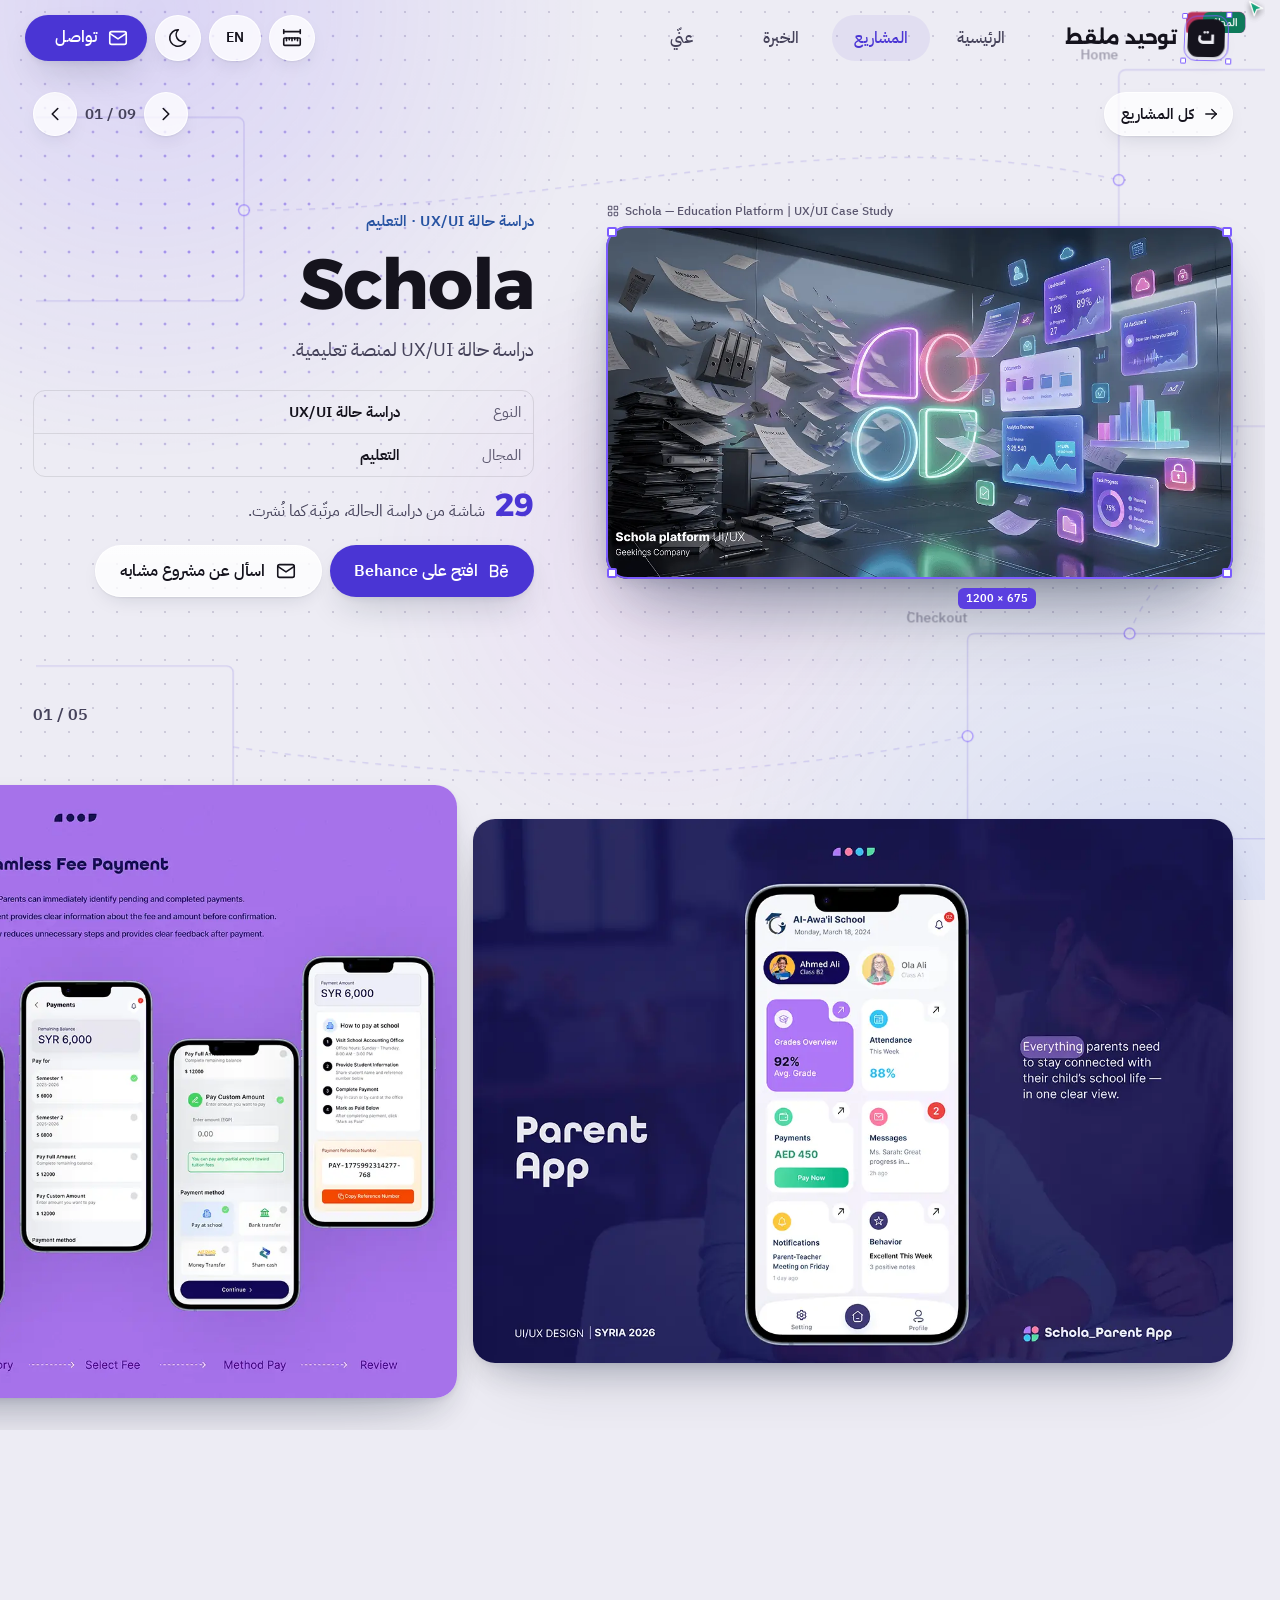
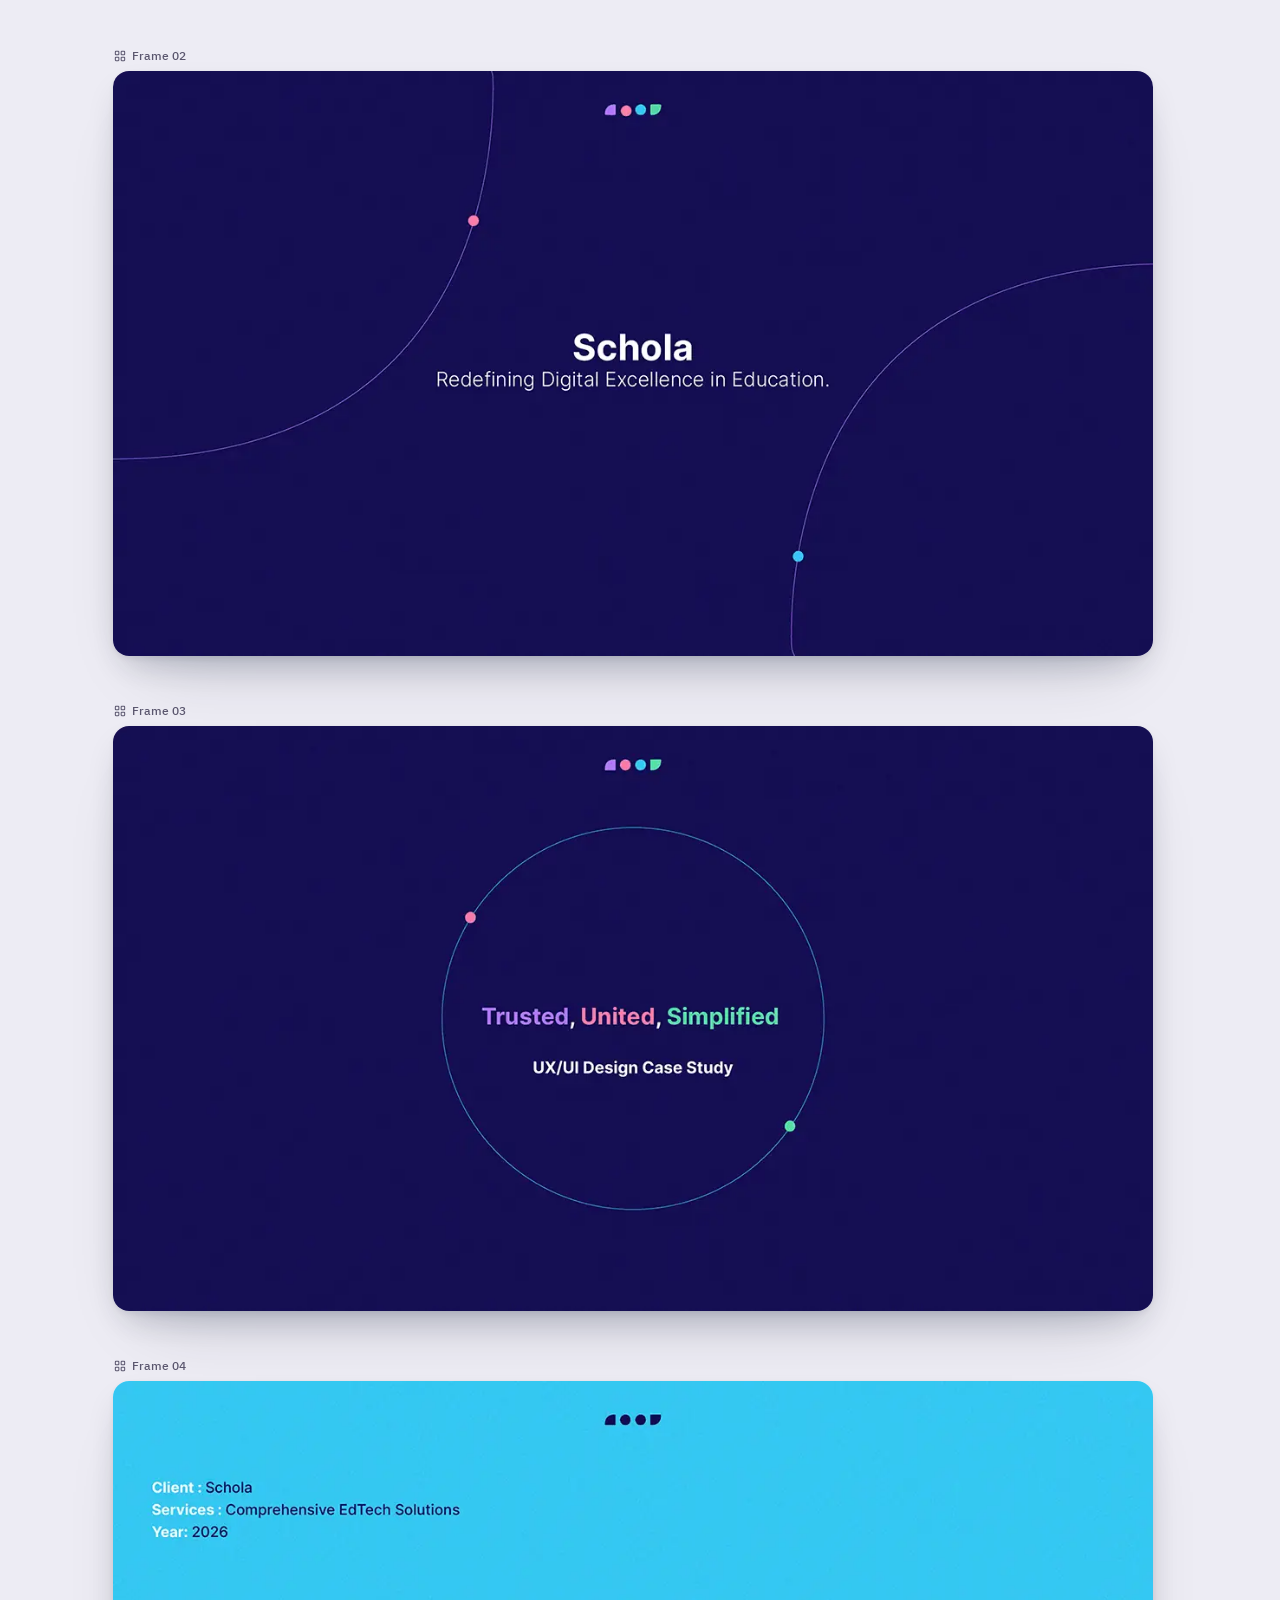
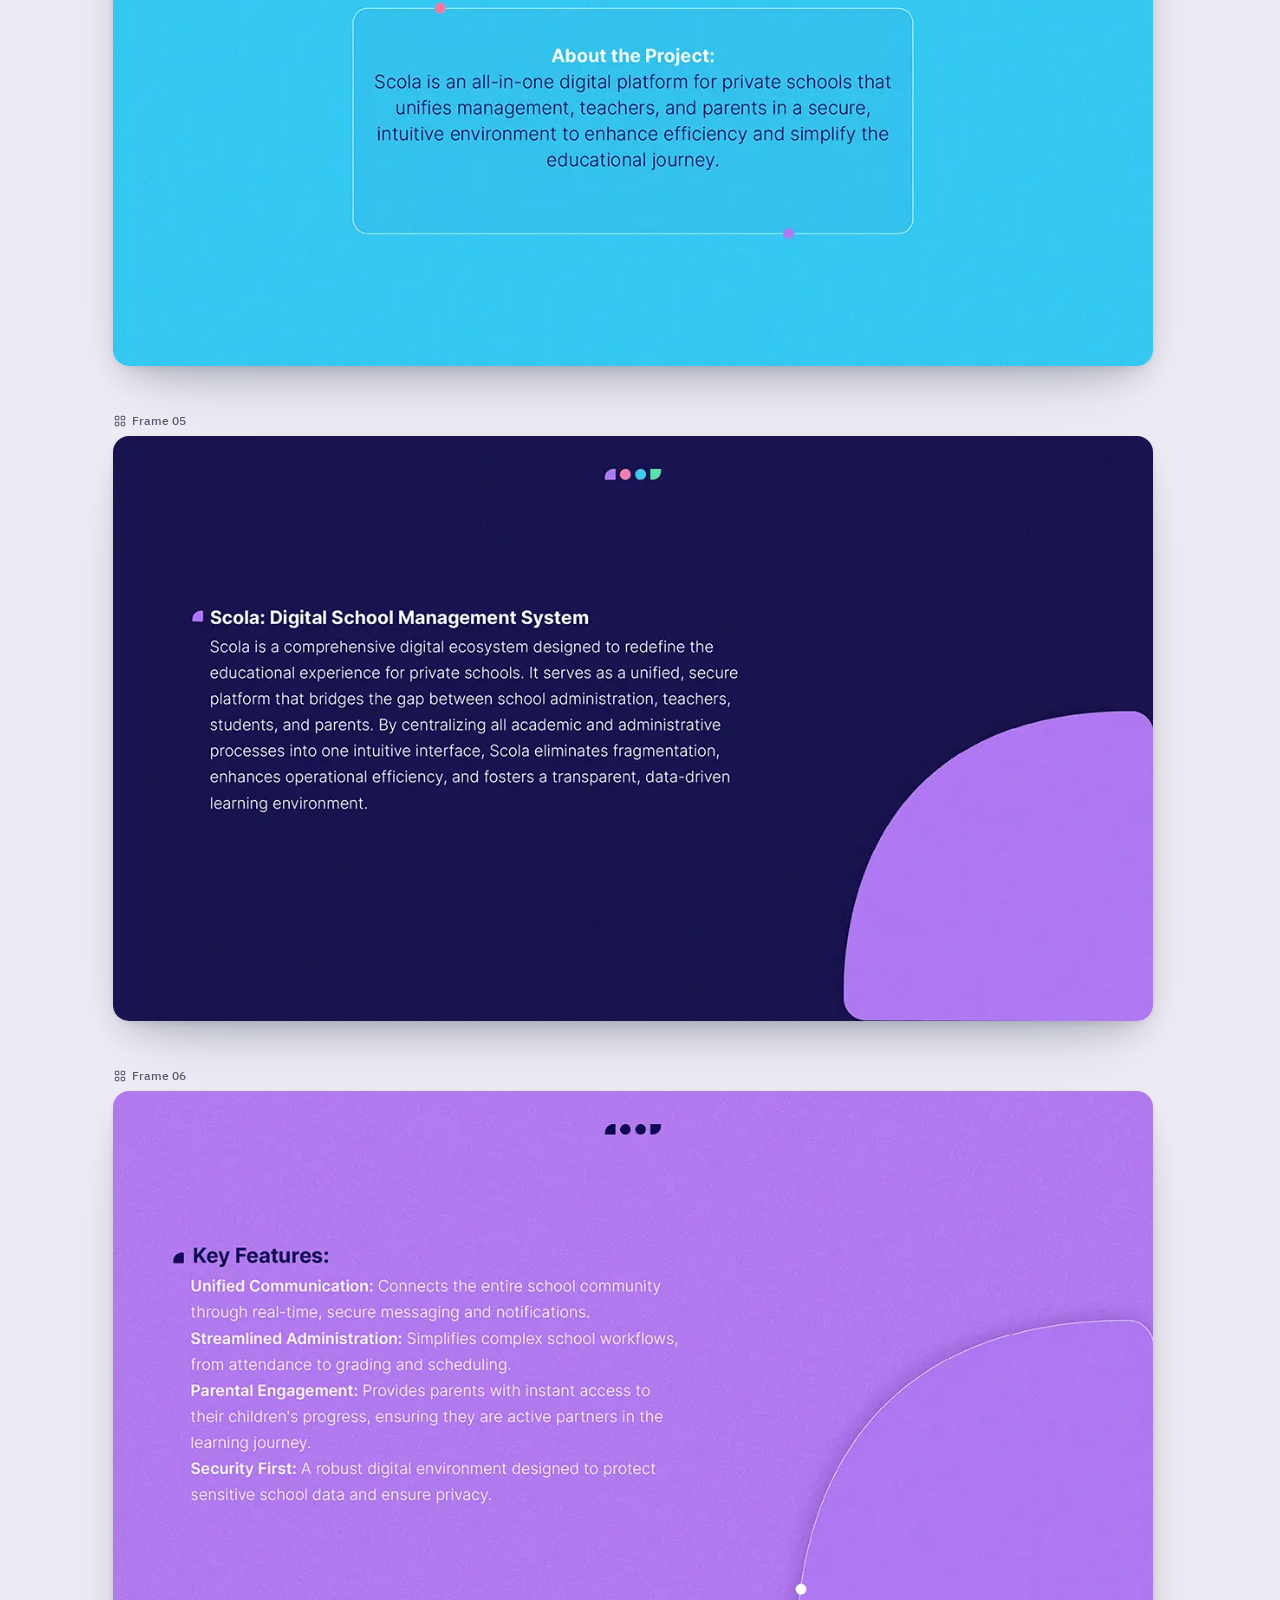
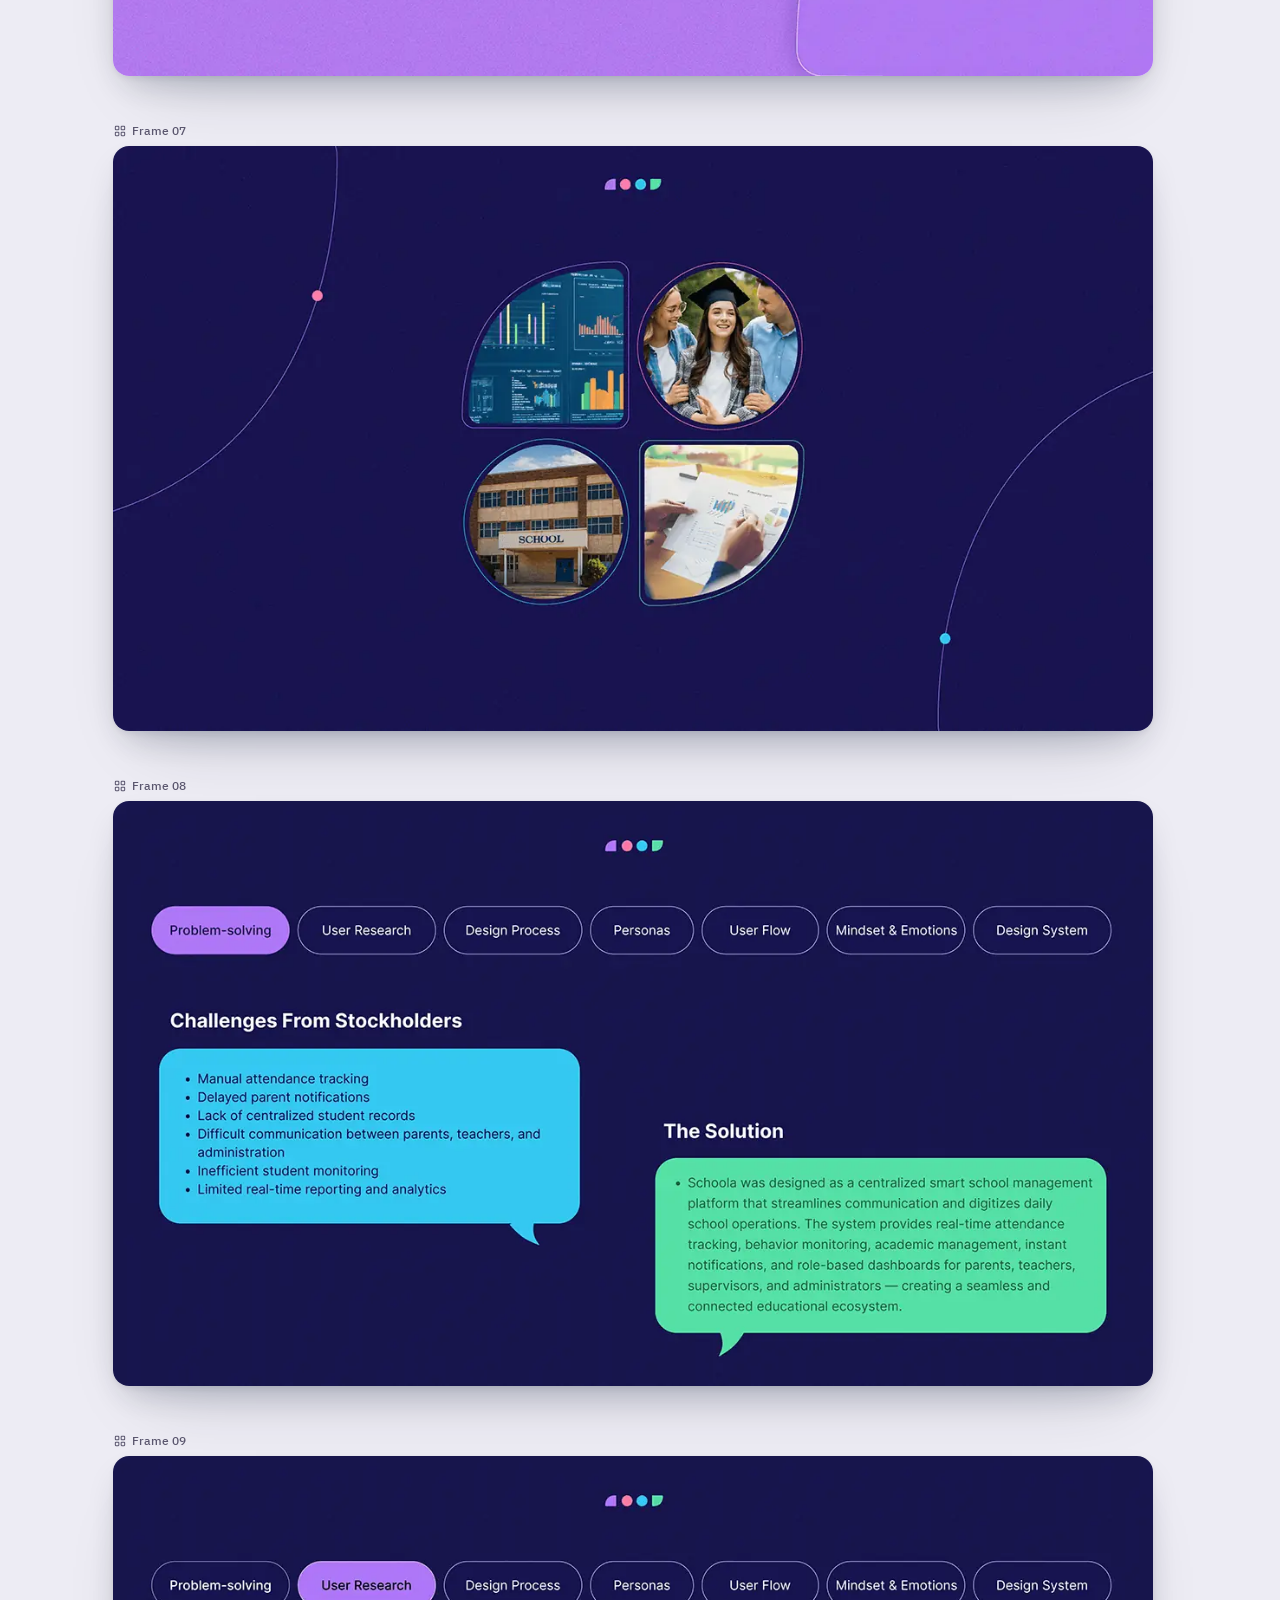
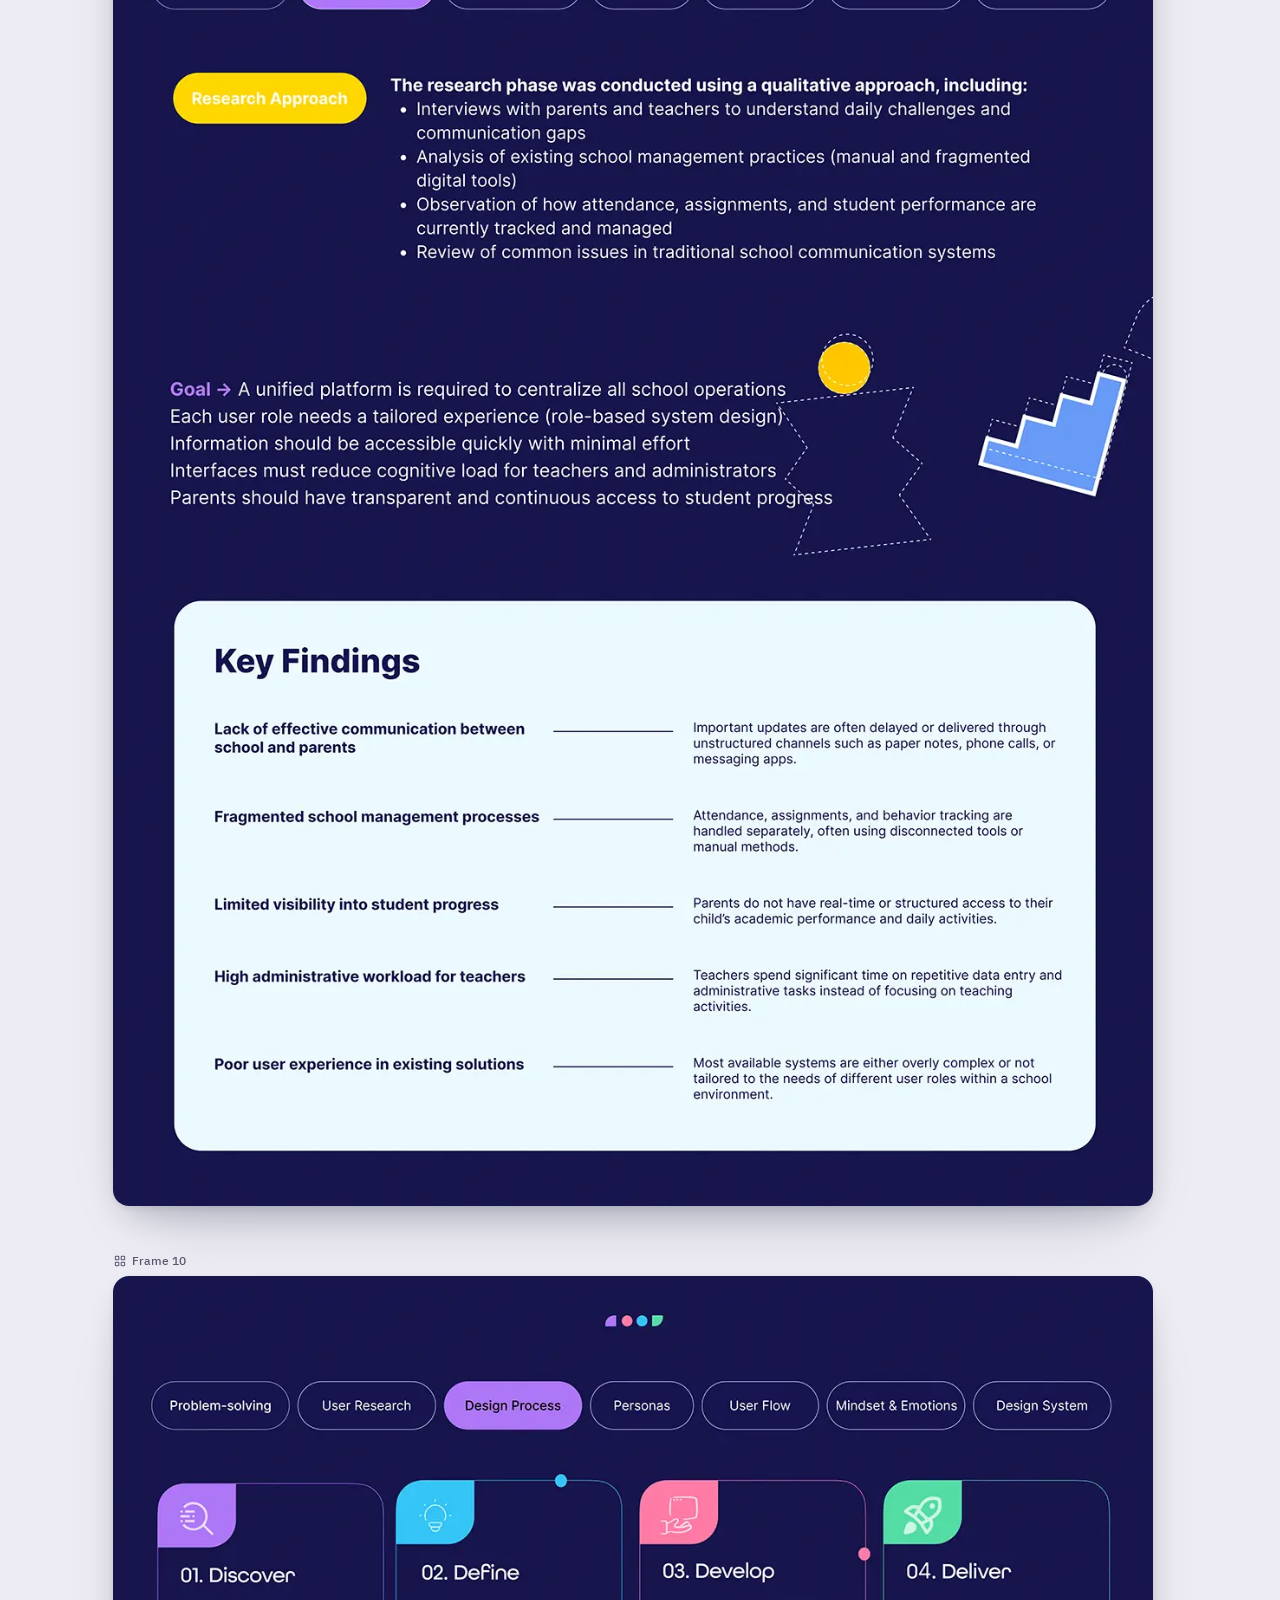
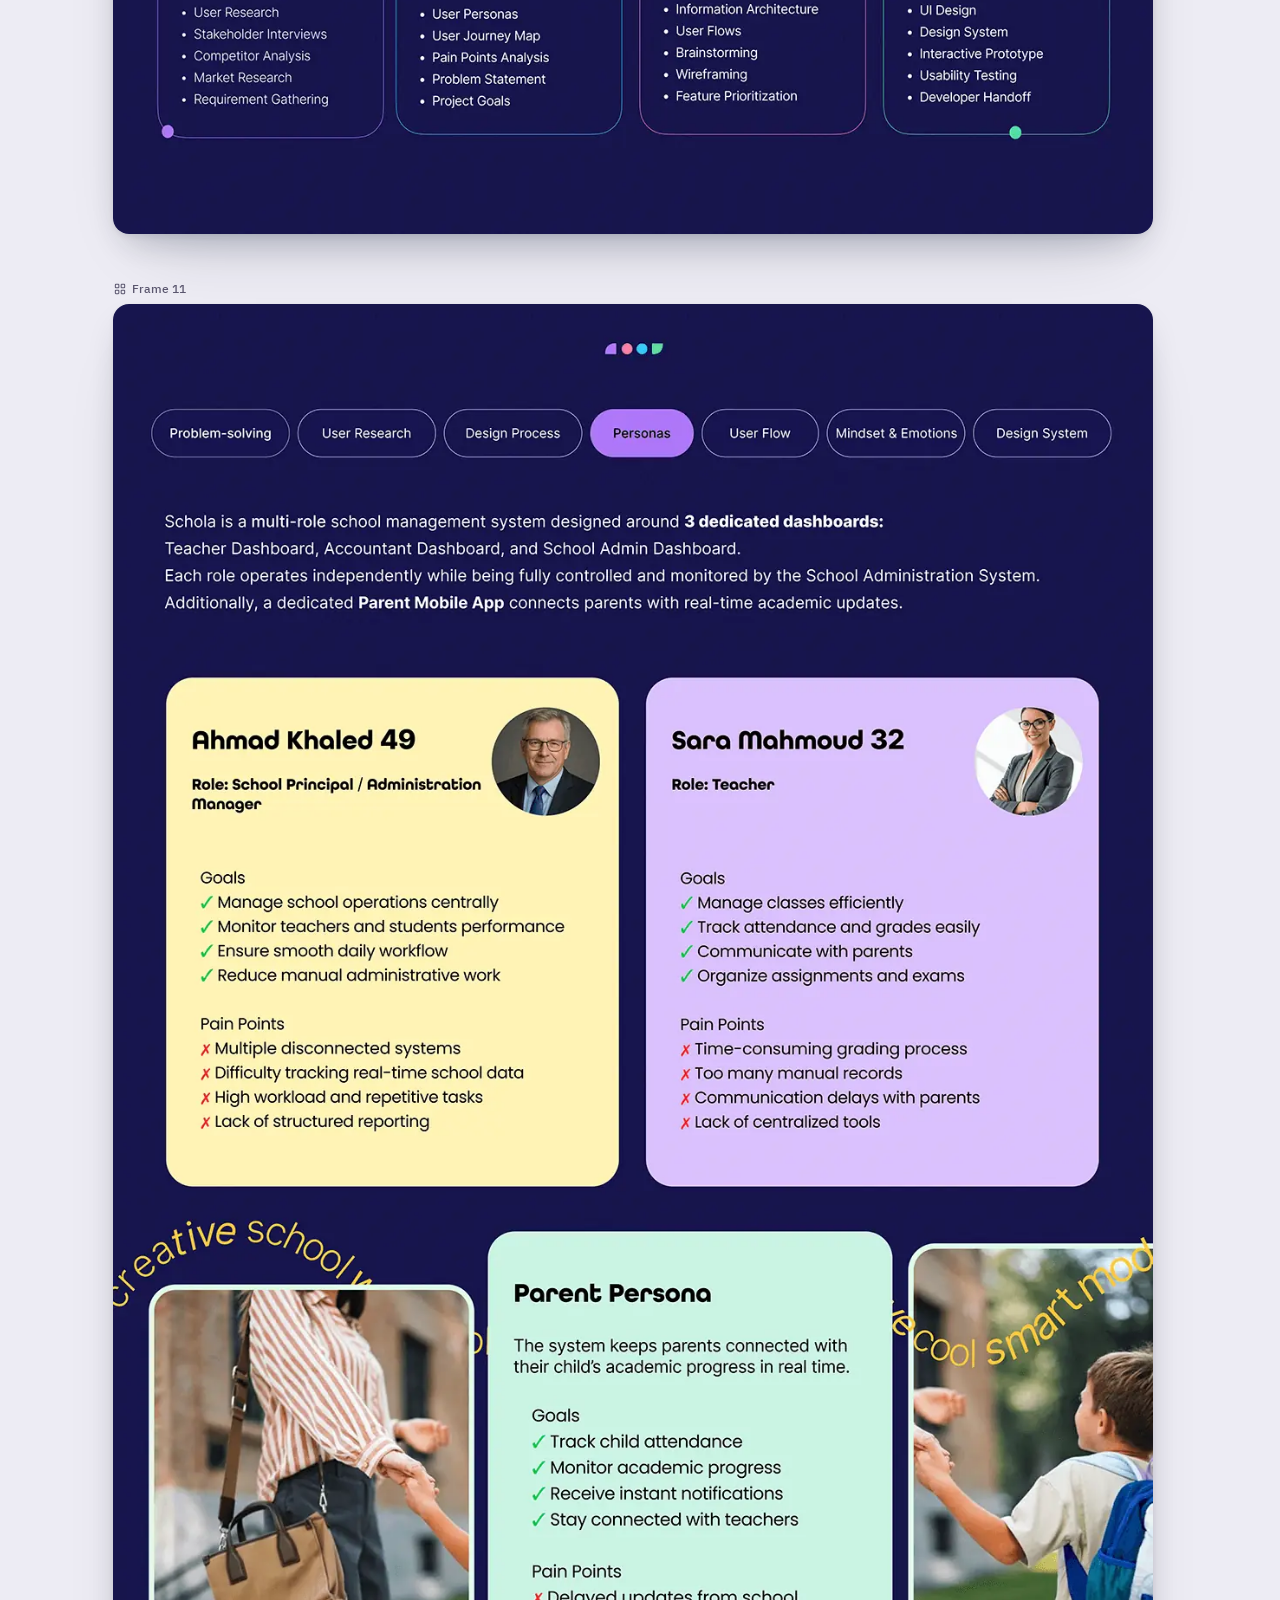
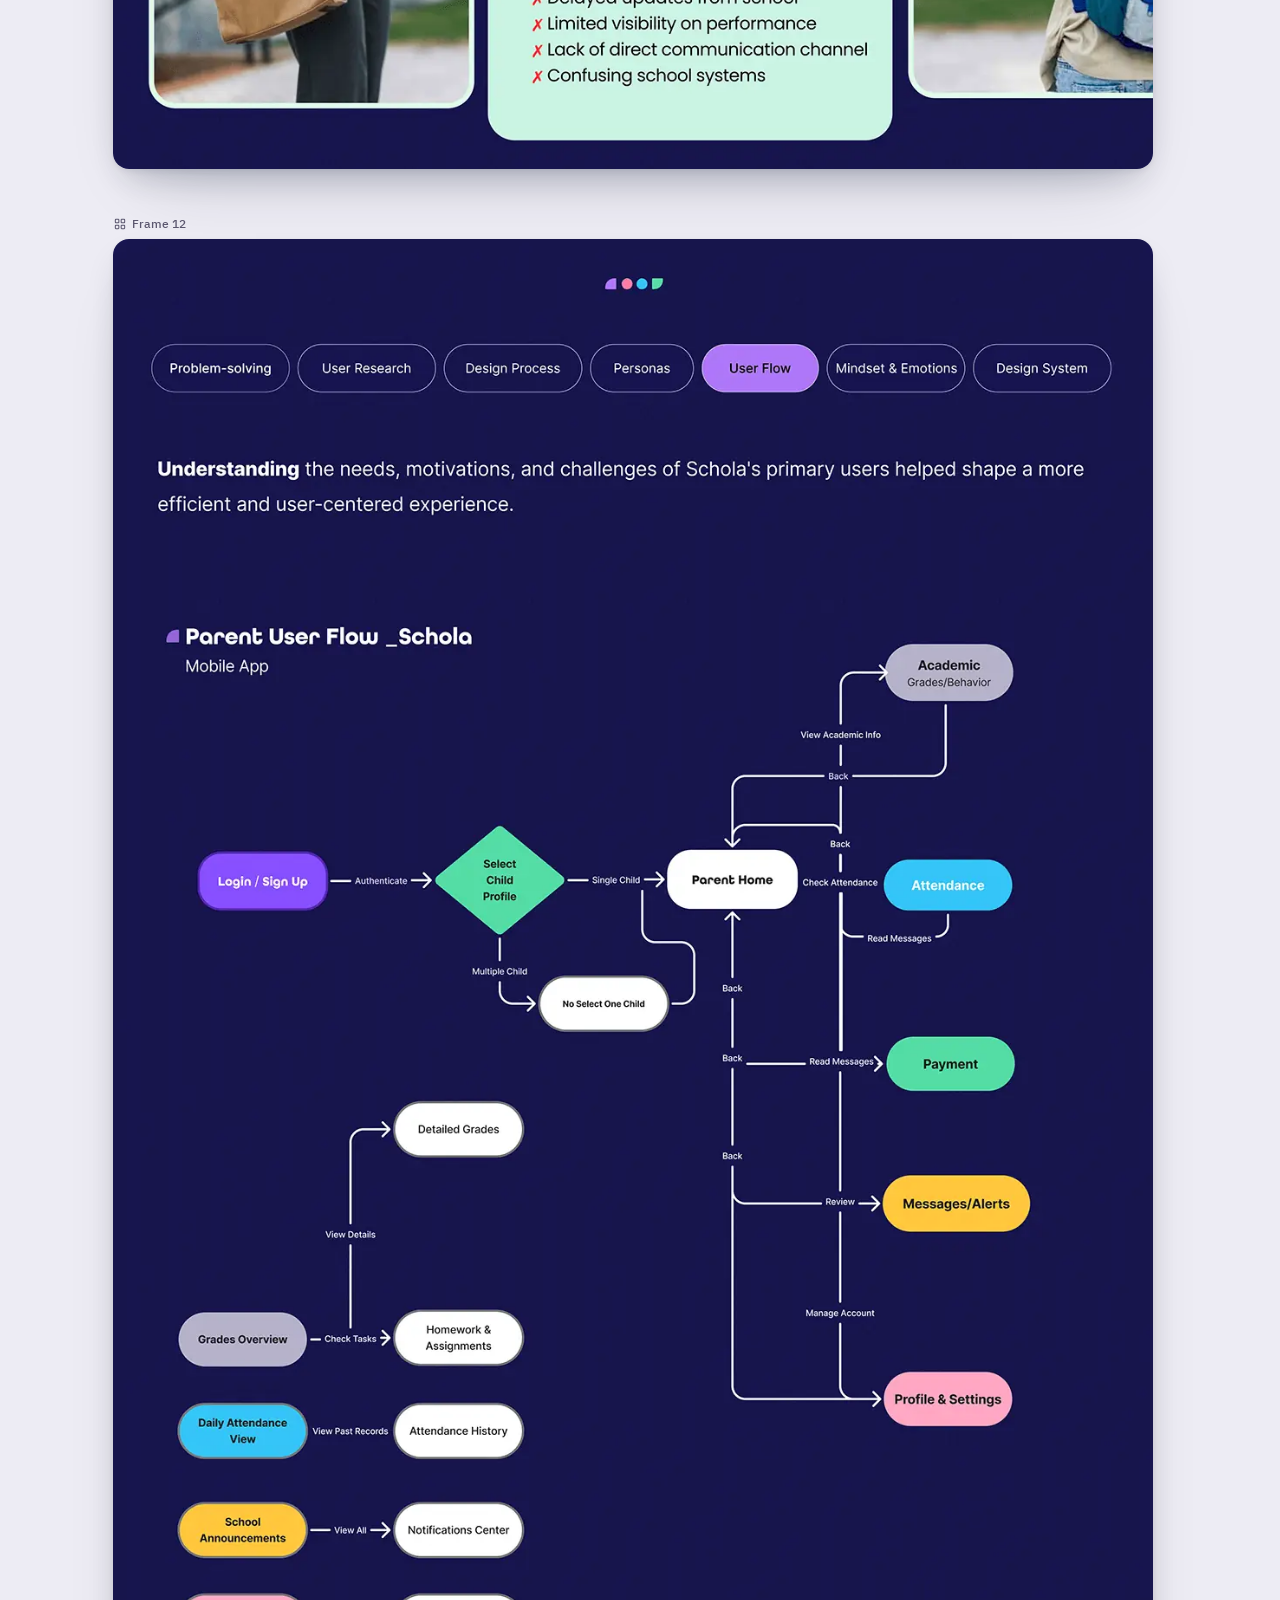
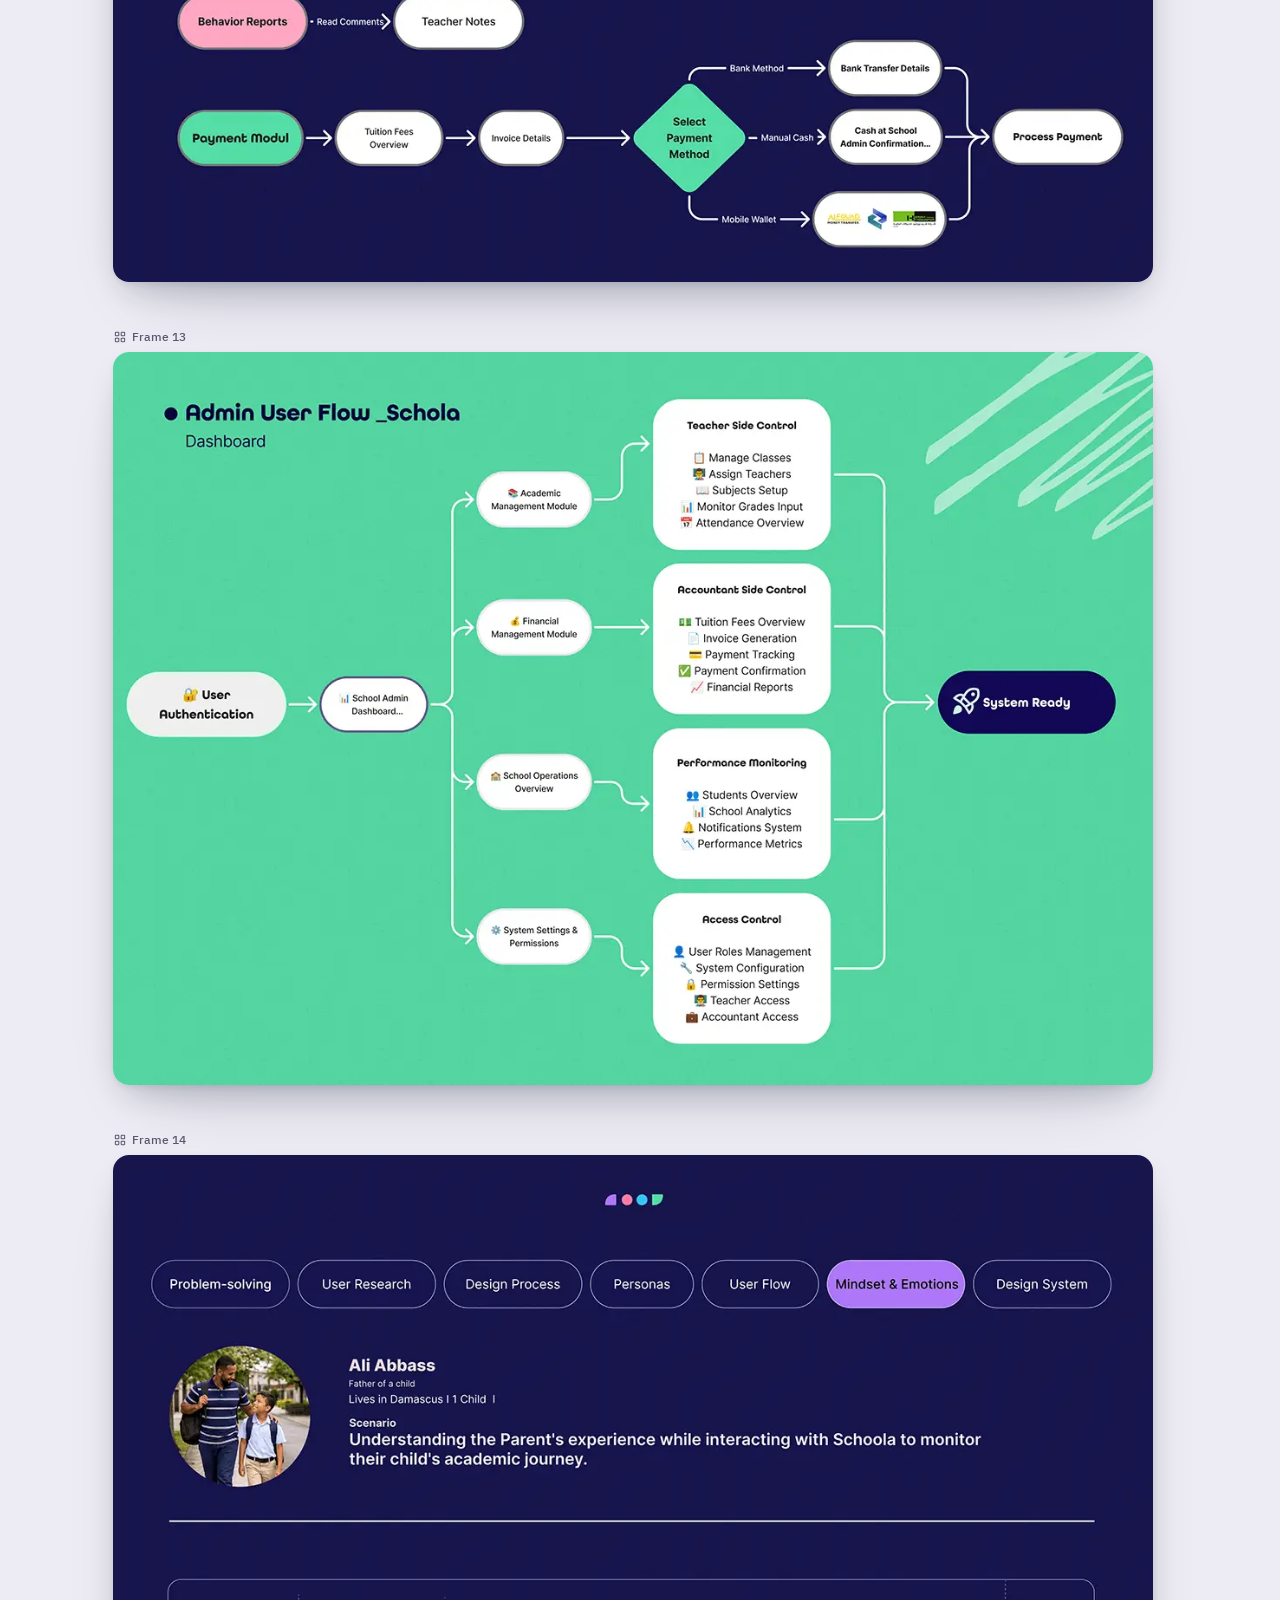
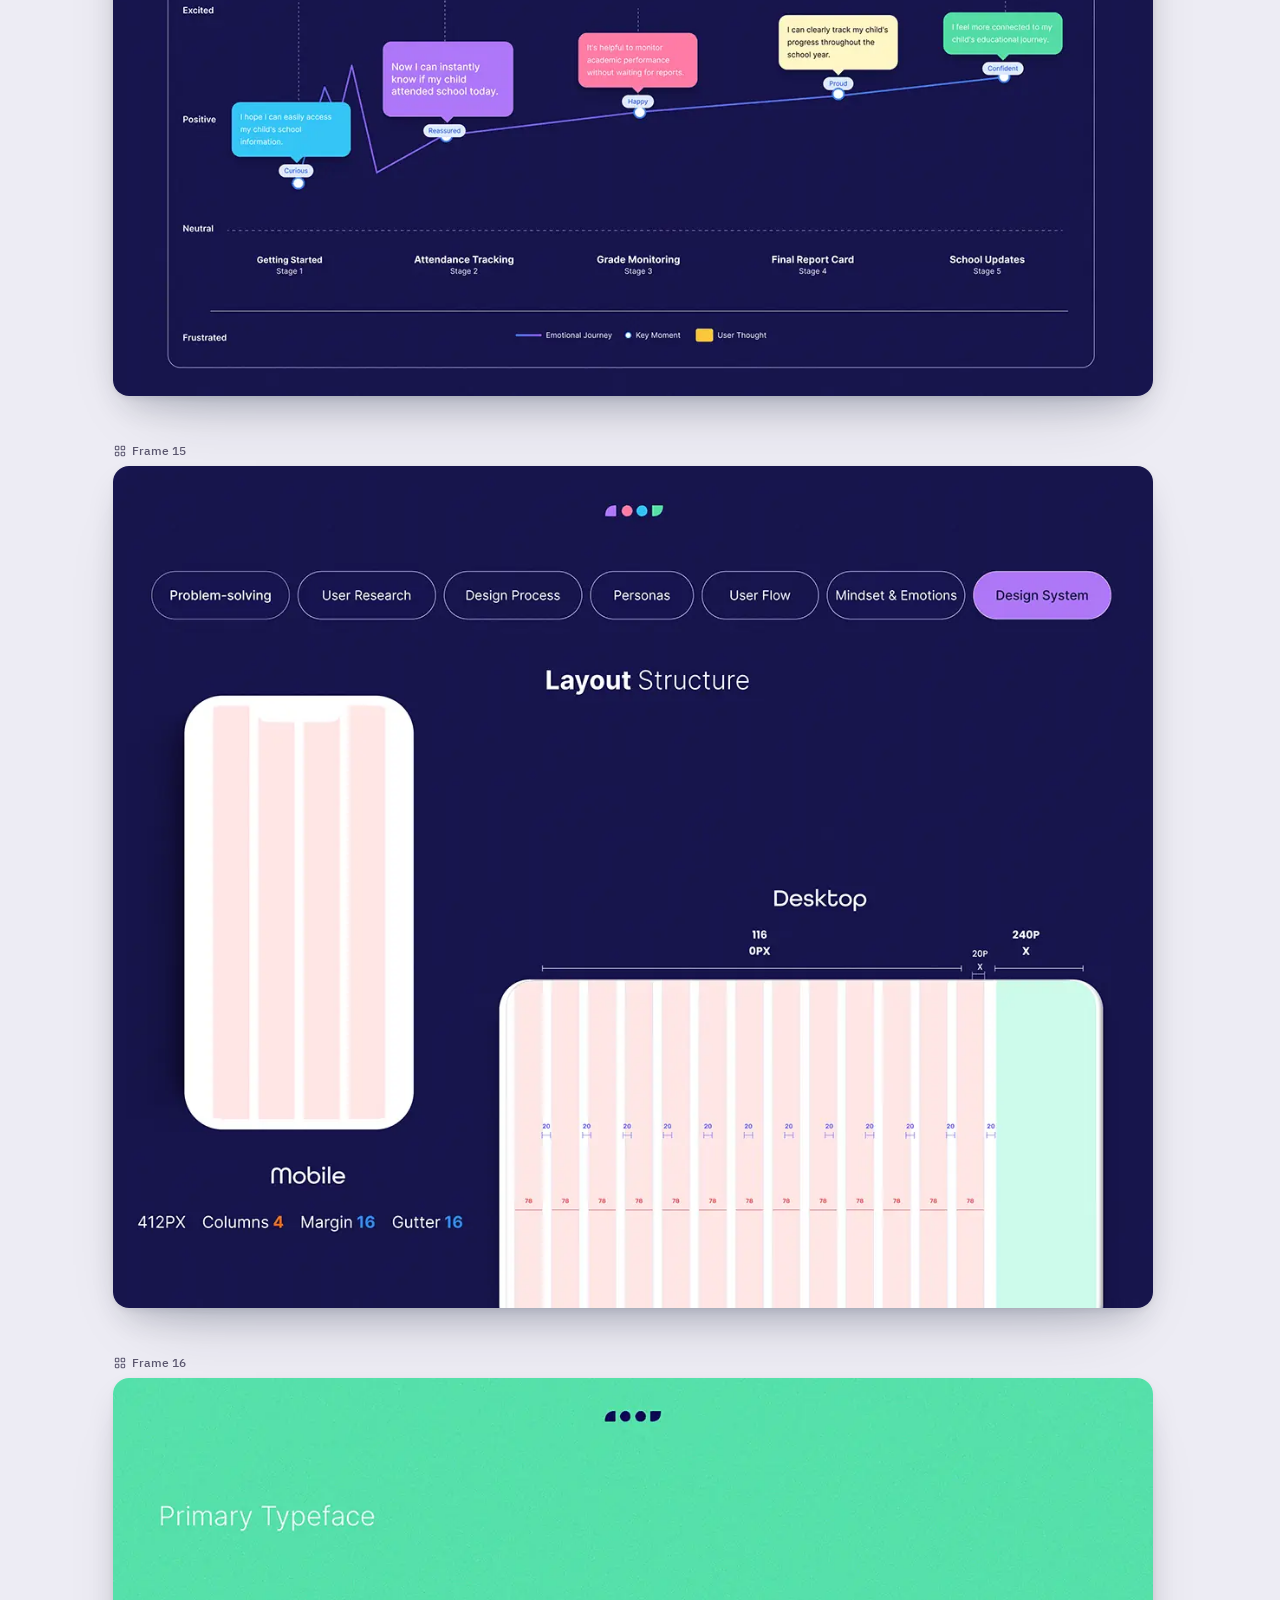
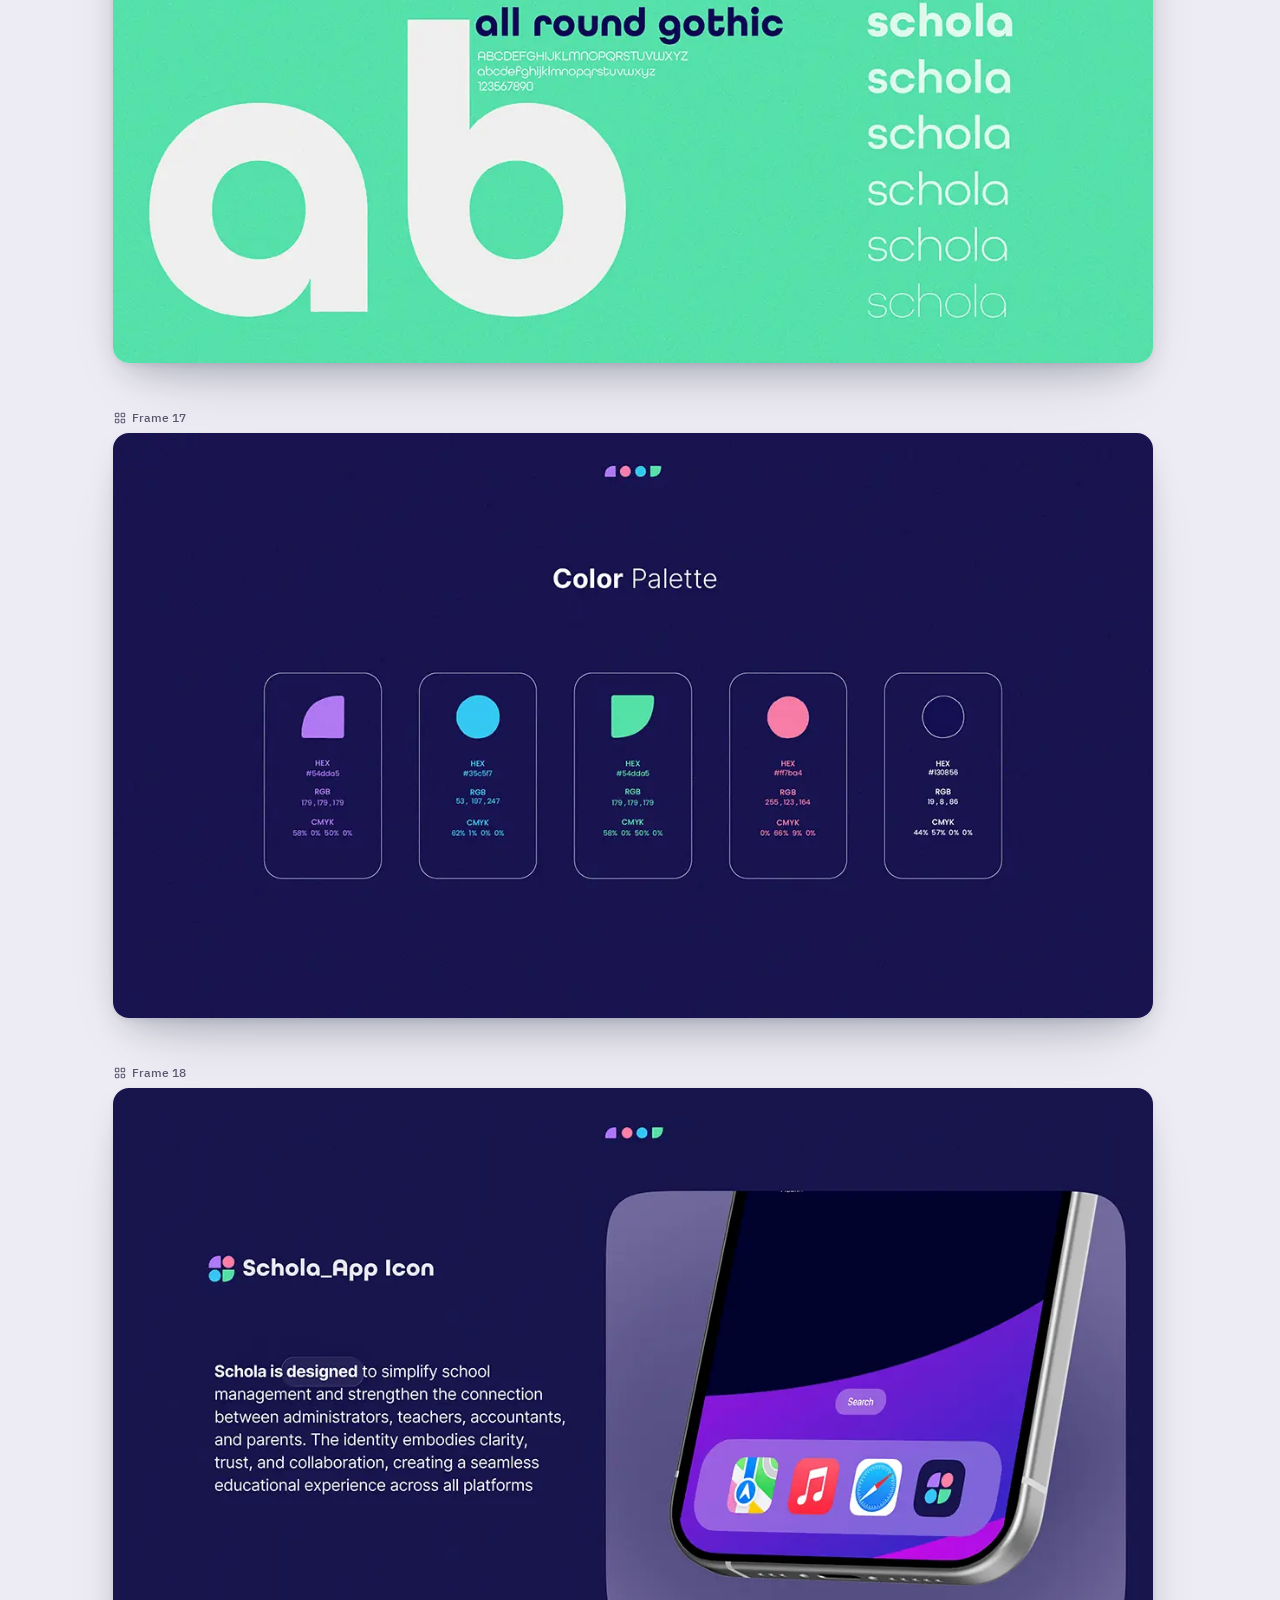
<file: project-schola.html>
<!doctype html>
<html lang="ar" dir="rtl" data-theme="light" data-title-ar="Schola، توحيد ملقط" data-title-en="Schola, Tawheed Malkat">
<head>
<meta charset="utf-8">
<meta name="viewport" content="width=device-width,initial-scale=1,viewport-fit=cover">
<title>Schola، توحيد ملقط</title>
<meta name="description" content="دراسة حالة UX/UI لمنصة تعليمية. من أعمال توحيد ملقط، مصممة المنتجات. A UX/UI case study for an education platform. Product design by Tawheed Malkat.">
<meta name="robots" content="noindex,follow">
<link rel="canonical" href="https://nouraldeentofi.github.io/tawheed-malkat/project-schola.html">
<meta name="color-scheme" content="light dark">
<meta name="theme-color" id="metaTheme" content="#ECEEF1">
<script>(function(){try{var r=document.documentElement,t=localStorage.getItem('tm-theme'),l=localStorage.getItem('tm-lang');if(t==='dark')r.dataset.theme='dark';if(l==='en'){r.lang='en';r.dir='ltr';document.title=r.dataset.titleEn}}catch(e){}})();</script>
<link rel="preload" href="assets/fonts/alexandria-arabic-800-normal.woff2" as="font" type="font/woff2" crossorigin><link rel="preload" href="assets/fonts/alexandria-arabic-700-normal.woff2" as="font" type="font/woff2" crossorigin><link rel="preload" href="assets/fonts/alexandria-latin-800-normal.woff2" as="font" type="font/woff2" crossorigin><link rel="preload" href="assets/fonts/alexandria-latin-700-normal.woff2" as="font" type="font/woff2" crossorigin><link rel="preload" href="assets/fonts/ibm-plex-sans-arabic-arabic-400-normal.woff2" as="font" type="font/woff2" crossorigin><link rel="preload" href="assets/fonts/ibm-plex-sans-arabic-arabic-500-normal.woff2" as="font" type="font/woff2" crossorigin><link rel="preload" href="assets/fonts/ibm-plex-sans-arabic-arabic-600-normal.woff2" as="font" type="font/woff2" crossorigin><link rel="preload" href="assets/fonts/ibm-plex-sans-arabic-latin-400-normal.woff2" as="font" type="font/woff2" crossorigin><link rel="preload" href="assets/fonts/ibm-plex-sans-arabic-latin-600-normal.woff2" as="font" type="font/woff2" crossorigin>
<link rel="stylesheet" href="assets/css/site.css">
<link rel="icon" href="assets/img/favicon.svg" type="image/svg+xml">
<link rel="apple-touch-icon" href="assets/img/apple-touch-icon.png">
<meta property="og:type" content="profile"><meta property="og:url" content="https://nouraldeentofi.github.io/tawheed-malkat/project-schola.html"><meta property="og:title" content="Schola، توحيد ملقط · Schola, Tawheed Malkat">
<meta property="og:description" content="دراسة حالة UX/UI لمنصة تعليمية. من أعمال توحيد ملقط، مصممة المنتجات."><meta property="og:image" content="https://nouraldeentofi.github.io/tawheed-malkat/assets/img/projects/schola/card.webp"><meta property="og:image:width" content="1200"><meta property="og:image:height" content="630">
<meta property="og:locale" content="ar_AR"><meta property="og:locale:alternate" content="en_US"><meta name="twitter:card" content="summary_large_image">
<script type="application/ld+json">{"@context": "https://schema.org", "@graph": [{"@type": "Person", "@id": "https://nouraldeentofi.github.io/tawheed-malkat/#person", "name": "Tawheed Malkat", "alternateName": ["Tawheed Malkat", "Tawheed Malqat", "Tawhid Malka", "Tawheed Malka", "Tawhid Malkat", "Tawheed Malkat UI/UX", "Tawheed Malkat Product Designer", "توحيد ملقط", "توحيد ملقط مصممة", "م. توحيد ملقط", "Eng. Tawheed Malkat"], "givenName": "Tawheed", "familyName": "Malkat", "gender": "Female", "jobTitle": "Senior Product Designer", "description": "Senior product designer (UI/UX) and informatics engineer from Damascus, Syria, with 4+ years designing web and mobile products. مصممة منتجات ومهندسة معلوماتية من دمشق.", "email": "mailto:tawhidmalka0@gmail.com", "telephone": "+963995720598", "url": "https://nouraldeentofi.github.io/tawheed-malkat/", "address": {"@type": "PostalAddress", "addressLocality": "Damascus", "addressCountry": "SY"}, "alumniOf": {"@type": "CollegeOrUniversity", "name": "Damascus University", "alternateName": "جامعة دمشق"}, "hasCredential": {"@type": "EducationalOccupationalCredential", "credentialCategory": "degree", "name": "Informatics Engineering, Networks and Information Systems (2017–2022)", "recognizedBy": {"@type": "CollegeOrUniversity", "name": "Damascus University"}}, "worksFor": [{"@type": "Organization", "name": "Menuva"}, {"@type": "Organization", "name": "Qawaem Mohasib"}, {"@type": "Organization", "name": "NexLead"}], "hasOccupation": {"@type": "Occupation", "name": "Product Designer", "alternateName": ["Senior Product Designer", "Product Designer", "UI/UX Designer", "UX/UI Designer", "UX Designer", "UI Designer", "Interaction Designer", "Mobile app designer", "Web designer", "Informatics Engineer", "مصممة منتجات", "مصممة منتجات أولى", "مصممة UI/UX", "مصممة تجربة المستخدم", "مصممة واجهات المستخدم", "مصممة تطبيقات ومواقع", "مهندسة معلوماتية"], "occupationLocation": {"@type": "City", "name": "Damascus"}, "skills": "Product Strategy, UX Strategy, Design Thinking, Product Discovery, Feature Definition, MVP Design, User Stories, User Research, User Flows, Information Architecture, Journey Mapping, Usability Testing, Requirements Analysis, Visual Design, Interaction Design, Prototyping, Responsive Design, Design Systems, Component Libraries, Accessibility, HTML, CSS, Flutter / Dart, REST APIs, Provider, Bloc, GetX, Git, Linux, Agile / Scrum, Figma, FigJam, Adobe XD, Photoshop, Illustrator, Hotjar, Typeform, Google Forms, Jira, Trello, AI tools"}, "knowsAbout": ["Product design", "UX design", "UI design", "User research", "Design systems", "Prototyping", "Information architecture", "Usability testing", "Accessibility", "Mobile app design", "Web design", "Flutter", "Figma", "تصميم تجربة المستخدم", "تصميم واجهات المستخدم"], "knowsLanguage": [{"@type": "Language", "name": "Arabic", "alternateName": "ar"}, {"@type": "Language", "name": "English", "alternateName": "en"}], "sameAs": ["https://www.behance.net/tawheedmalqatUI-UX", "https://www.linkedin.com/in/tawheed-malkat/"]}, {"@type": "WebSite", "@id": "https://nouraldeentofi.github.io/tawheed-malkat/#site", "url": "https://nouraldeentofi.github.io/tawheed-malkat/", "name": "Tawheed Malkat · توحيد ملقط", "inLanguage": ["ar", "en"], "publisher": {"@id": "https://nouraldeentofi.github.io/tawheed-malkat/#person"}}, {"@type": "WebPage", "url": "https://nouraldeentofi.github.io/tawheed-malkat/project-schola.html", "isPartOf": {"@id": "https://nouraldeentofi.github.io/tawheed-malkat/#site"}, "mainEntity": {"@id": "https://nouraldeentofi.github.io/tawheed-malkat/#person"}, "inLanguage": ["ar", "en"]}, {"@type": "CreativeWork", "name": "Schola — Education Platform | UX/UI Case Study", "url": "https://nouraldeentofi.github.io/tawheed-malkat/project-schola.html", "sameAs": "https://www.behance.net/gallery/255951215/Schola-Education-Platform-UXUI-Case-Study", "creator": {"@id": "https://nouraldeentofi.github.io/tawheed-malkat/#person"}, "image": "https://nouraldeentofi.github.io/tawheed-malkat/assets/img/projects/schola/00.webp", "description": "A UX/UI case study for an education platform"}]}</script>
</head>
<body>
<a class="skip" href="#main"><span data-l="ar">تخطَّ إلى المحتوى</span><span data-l="en" lang="en">Skip to content</span></a>
<svg class="sprite" aria-hidden="true" xmlns="http://www.w3.org/2000/svg"><symbol id="i-arrow-left" viewBox="0 0 24 24" fill="none" stroke="currentColor" stroke-width="1.75" stroke-linecap="round" stroke-linejoin="round"><path stroke="none" d="M0 0h24v24H0z" fill="none" />
  <path d="M5 12l14 0" />
  <path d="M5 12l6 6" />
  <path d="M5 12l6 -6" /></symbol><symbol id="i-arrow-right" viewBox="0 0 24 24" fill="none" stroke="currentColor" stroke-width="1.75" stroke-linecap="round" stroke-linejoin="round"><path stroke="none" d="M0 0h24v24H0z" fill="none" />
  <path d="M5 12l14 0" />
  <path d="M13 18l6 -6" />
  <path d="M13 6l6 6" /></symbol><symbol id="i-arrow-up-right" viewBox="0 0 24 24" fill="none" stroke="currentColor" stroke-width="1.75" stroke-linecap="round" stroke-linejoin="round"><path stroke="none" d="M0 0h24v24H0z" fill="none" />
  <path d="M17 7l-10 10" />
  <path d="M8 7l9 0l0 9" /></symbol><symbol id="i-brand-behance" viewBox="0 0 24 24" fill="none" stroke="currentColor" stroke-width="1.75" stroke-linecap="round" stroke-linejoin="round"><path stroke="none" d="M0 0h24v24H0z" fill="none" />
  <path d="M3 18v-12h4.5a3 3 0 0 1 0 6a3 3 0 0 1 0 6h-4.5" />
  <path d="M3 12l4.5 0" />
  <path d="M14 13h7a3.5 3.5 0 0 0 -7 0v2a3.5 3.5 0 0 0 6.64 1" />
  <path d="M16 6l3 0" /></symbol><symbol id="i-brand-linkedin" viewBox="0 0 24 24" fill="none" stroke="currentColor" stroke-width="1.75" stroke-linecap="round" stroke-linejoin="round"><path stroke="none" d="M0 0h24v24H0z" fill="none" />
  <path d="M8 11v5" />
  <path d="M8 8v.01" />
  <path d="M12 16v-5" />
  <path d="M16 16v-3a2 2 0 1 0 -4 0" />
  <path d="M3 7a4 4 0 0 1 4 -4h10a4 4 0 0 1 4 4v10a4 4 0 0 1 -4 4h-10a4 4 0 0 1 -4 -4l0 -10" /></symbol><symbol id="i-brand-whatsapp" viewBox="0 0 24 24" fill="none" stroke="currentColor" stroke-width="1.75" stroke-linecap="round" stroke-linejoin="round"><path stroke="none" d="M0 0h24v24H0z" fill="none" />
  <path d="M3 21l1.65 -3.8a9 9 0 1 1 3.4 2.9l-5.05 .9" />
  <path d="M9 10a.5 .5 0 0 0 1 0v-1a.5 .5 0 0 0 -1 0v1a5 5 0 0 0 5 5h1a.5 .5 0 0 0 0 -1h-1a.5 .5 0 0 0 0 1" /></symbol><symbol id="i-briefcase" viewBox="0 0 24 24" fill="none" stroke="currentColor" stroke-width="1.75" stroke-linecap="round" stroke-linejoin="round"><path stroke="none" d="M0 0h24v24H0z" fill="none" />
  <path d="M3 9a2 2 0 0 1 2 -2h14a2 2 0 0 1 2 2v9a2 2 0 0 1 -2 2h-14a2 2 0 0 1 -2 -2l0 -9" />
  <path d="M8 7v-2a2 2 0 0 1 2 -2h4a2 2 0 0 1 2 2v2" />
  <path d="M12 12l0 .01" />
  <path d="M3 13a20 20 0 0 0 18 0" /></symbol><symbol id="i-check" viewBox="0 0 24 24" fill="none" stroke="currentColor" stroke-width="1.75" stroke-linecap="round" stroke-linejoin="round"><path stroke="none" d="M0 0h24v24H0z" fill="none" />
  <path d="M5 12l5 5l10 -10" /></symbol><symbol id="i-chevron-down" viewBox="0 0 24 24" fill="none" stroke="currentColor" stroke-width="1.75" stroke-linecap="round" stroke-linejoin="round"><path stroke="none" d="M0 0h24v24H0z" fill="none" />
  <path d="M6 9l6 6l6 -6" /></symbol><symbol id="i-chevron-left" viewBox="0 0 24 24" fill="none" stroke="currentColor" stroke-width="1.75" stroke-linecap="round" stroke-linejoin="round"><path stroke="none" d="M0 0h24v24H0z" fill="none" />
  <path d="M15 6l-6 6l6 6" /></symbol><symbol id="i-chevron-right" viewBox="0 0 24 24" fill="none" stroke="currentColor" stroke-width="1.75" stroke-linecap="round" stroke-linejoin="round"><path stroke="none" d="M0 0h24v24H0z" fill="none" />
  <path d="M9 6l6 6l-6 6" /></symbol><symbol id="i-click" viewBox="0 0 24 24" fill="none" stroke="currentColor" stroke-width="1.75" stroke-linecap="round" stroke-linejoin="round"><path d="M3 12l3 0"/><path d="M12 3l0 3"/><path d="M7.8 7.8l-2.2 -2.2"/><path d="M16.2 7.8l2.2 -2.2"/><path d="M7.8 16.2l-2.2 2.2"/><path d="M12 12l9 3l-4 2l-2 4l-3 -9"/></symbol><symbol id="i-clock" viewBox="0 0 24 24" fill="none" stroke="currentColor" stroke-width="1.75" stroke-linecap="round" stroke-linejoin="round"><path stroke="none" d="M0 0h24v24H0z" fill="none" />
  <path d="M3 12a9 9 0 1 0 18 0a9 9 0 0 0 -18 0" />
  <path d="M12 7v5l3 3" /></symbol><symbol id="i-components" viewBox="0 0 24 24" fill="none" stroke="currentColor" stroke-width="1.75" stroke-linecap="round" stroke-linejoin="round"><path stroke="none" d="M0 0h24v24H0z" fill="none" />
  <path d="M3 12l3 3l3 -3l-3 -3l-3 3" />
  <path d="M15 12l3 3l3 -3l-3 -3l-3 3" />
  <path d="M9 6l3 3l3 -3l-3 -3l-3 3" />
  <path d="M9 18l3 3l3 -3l-3 -3l-3 3" /></symbol><symbol id="i-copy" viewBox="0 0 24 24" fill="none" stroke="currentColor" stroke-width="1.75" stroke-linecap="round" stroke-linejoin="round"><path stroke="none" d="M0 0h24v24H0z" fill="none" />
  <path d="M7 9.667a2.667 2.667 0 0 1 2.667 -2.667h8.666a2.667 2.667 0 0 1 2.667 2.667v8.666a2.667 2.667 0 0 1 -2.667 2.667h-8.666a2.667 2.667 0 0 1 -2.667 -2.667l0 -8.666" />
  <path d="M4.012 16.737a2.005 2.005 0 0 1 -1.012 -1.737v-10c0 -1.1 .9 -2 2 -2h10c.75 0 1.158 .385 1.5 1" /></symbol><symbol id="i-device-mobile" viewBox="0 0 24 24" fill="none" stroke="currentColor" stroke-width="1.75" stroke-linecap="round" stroke-linejoin="round"><path stroke="none" d="M0 0h24v24H0z" fill="none" />
  <path d="M6 5a2 2 0 0 1 2 -2h8a2 2 0 0 1 2 2v14a2 2 0 0 1 -2 2h-8a2 2 0 0 1 -2 -2v-14" />
  <path d="M11 4h2" />
  <path d="M12 17v.01" /></symbol><symbol id="i-focus-2" viewBox="0 0 24 24" fill="none" stroke="currentColor" stroke-width="1.75" stroke-linecap="round" stroke-linejoin="round"><path stroke="none" d="M0 0h24v24H0z" fill="none" />
  <path d="M11.5 12a.5 .5 0 1 0 1 0a.5 .5 0 1 0 -1 0" fill="currentColor" />
  <path d="M5 12a7 7 0 1 0 14 0a7 7 0 1 0 -14 0" />
  <path d="M12 3l0 2" />
  <path d="M3 12l2 0" />
  <path d="M12 19l0 2" />
  <path d="M19 12l2 0" /></symbol><symbol id="i-hand-move" viewBox="0 0 24 24" fill="none" stroke="currentColor" stroke-width="1.75" stroke-linecap="round" stroke-linejoin="round"><path stroke="none" d="M0 0h24v24H0z" fill="none" />
  <path d="M8 13v-8.5a1.5 1.5 0 0 1 3 0v7.5" />
  <path d="M11 11.5v-2a1.5 1.5 0 0 1 3 0v2.5" />
  <path d="M14 10.5a1.5 1.5 0 0 1 3 0v1.5" />
  <path d="M17 11.5a1.5 1.5 0 0 1 3 0v4.5a6 6 0 0 1 -6 6h-2h.208a6 6 0 0 1 -5.012 -2.7l-.196 -.3c-.312 -.479 -1.407 -2.388 -3.286 -5.728a1.5 1.5 0 0 1 .536 -2.022a1.867 1.867 0 0 1 2.28 .28l1.47 1.47" />
  <path d="M2.541 5.594a13.487 13.487 0 0 1 2.46 -1.427" />
  <path d="M14 3.458c1.32 .354 2.558 .902 3.685 1.612" /></symbol><symbol id="i-heart-handshake" viewBox="0 0 24 24" fill="none" stroke="currentColor" stroke-width="1.75" stroke-linecap="round" stroke-linejoin="round"><path stroke="none" d="M0 0h24v24H0z" fill="none" />
  <path d="M19.5 12.572l-7.5 7.428l-7.5 -7.428a5 5 0 1 1 7.5 -6.566a5 5 0 1 1 7.5 6.572" />
  <path d="M12 6l-3.293 3.293a1 1 0 0 0 0 1.414l.543 .543c.69 .69 1.81 .69 2.5 0l1 -1a3.182 3.182 0 0 1 4.5 0l2.25 2.25" />
  <path d="M12.5 15.5l2 2" />
  <path d="M15 13l2 2" /></symbol><symbol id="i-home" viewBox="0 0 24 24" fill="none" stroke="currentColor" stroke-width="1.75" stroke-linecap="round" stroke-linejoin="round"><path stroke="none" d="M0 0h24v24H0z" fill="none" />
  <path d="M5 12l-2 0l9 -9l9 9l-2 0" />
  <path d="M5 12v7a2 2 0 0 0 2 2h10a2 2 0 0 0 2 -2v-7" />
  <path d="M9 21v-6a2 2 0 0 1 2 -2h2a2 2 0 0 1 2 2v6" /></symbol><symbol id="i-language" viewBox="0 0 24 24" fill="none" stroke="currentColor" stroke-width="1.75" stroke-linecap="round" stroke-linejoin="round"><path stroke="none" d="M0 0h24v24H0z" fill="none" />
  <path d="M9 6.371c0 4.418 -2.239 6.629 -5 6.629" />
  <path d="M4 6.371h7" />
  <path d="M5 9c0 2.144 2.252 3.908 6 4" />
  <path d="M12 20l4 -9l4 9" />
  <path d="M19.1 18h-6.2" />
  <path d="M6.694 3l.793 .582" /></symbol><symbol id="i-layers-intersect" viewBox="0 0 24 24" fill="none" stroke="currentColor" stroke-width="1.75" stroke-linecap="round" stroke-linejoin="round"><path stroke="none" d="M0 0h24v24H0z" fill="none" />
  <path d="M8 6a2 2 0 0 1 2 -2h8a2 2 0 0 1 2 2v8a2 2 0 0 1 -2 2h-8a2 2 0 0 1 -2 -2l0 -8" />
  <path d="M4 10a2 2 0 0 1 2 -2h8a2 2 0 0 1 2 2v8a2 2 0 0 1 -2 2h-8a2 2 0 0 1 -2 -2l0 -8" /></symbol><symbol id="i-layout-grid" viewBox="0 0 24 24" fill="none" stroke="currentColor" stroke-width="1.75" stroke-linecap="round" stroke-linejoin="round"><path stroke="none" d="M0 0h24v24H0z" fill="none" />
  <path d="M4 5a1 1 0 0 1 1 -1h4a1 1 0 0 1 1 1v4a1 1 0 0 1 -1 1h-4a1 1 0 0 1 -1 -1l0 -4" />
  <path d="M14 5a1 1 0 0 1 1 -1h4a1 1 0 0 1 1 1v4a1 1 0 0 1 -1 1h-4a1 1 0 0 1 -1 -1l0 -4" />
  <path d="M4 15a1 1 0 0 1 1 -1h4a1 1 0 0 1 1 1v4a1 1 0 0 1 -1 1h-4a1 1 0 0 1 -1 -1l0 -4" />
  <path d="M14 15a1 1 0 0 1 1 -1h4a1 1 0 0 1 1 1v4a1 1 0 0 1 -1 1h-4a1 1 0 0 1 -1 -1l0 -4" /></symbol><symbol id="i-mail" viewBox="0 0 24 24" fill="none" stroke="currentColor" stroke-width="1.75" stroke-linecap="round" stroke-linejoin="round"><path stroke="none" d="M0 0h24v24H0z" fill="none" />
  <path d="M3 7a2 2 0 0 1 2 -2h14a2 2 0 0 1 2 2v10a2 2 0 0 1 -2 2h-14a2 2 0 0 1 -2 -2v-10" />
  <path d="M3 7l9 6l9 -6" /></symbol><symbol id="i-map-pin" viewBox="0 0 24 24" fill="none" stroke="currentColor" stroke-width="1.75" stroke-linecap="round" stroke-linejoin="round"><path stroke="none" d="M0 0h24v24H0z" fill="none" />
  <path d="M9 11a3 3 0 1 0 6 0a3 3 0 0 0 -6 0" />
  <path d="M17.657 16.657l-4.243 4.243a2 2 0 0 1 -2.827 0l-4.244 -4.243a8 8 0 1 1 11.314 0" /></symbol><symbol id="i-maximize" viewBox="0 0 24 24" fill="none" stroke="currentColor" stroke-width="1.75" stroke-linecap="round" stroke-linejoin="round"><path stroke="none" d="M0 0h24v24H0z" fill="none" />
  <path d="M4 8v-2a2 2 0 0 1 2 -2h2" />
  <path d="M4 16v2a2 2 0 0 0 2 2h2" />
  <path d="M16 4h2a2 2 0 0 1 2 2v2" />
  <path d="M16 20h2a2 2 0 0 0 2 -2v-2" /></symbol><symbol id="i-minimize" viewBox="0 0 24 24" fill="none" stroke="currentColor" stroke-width="1.75" stroke-linecap="round" stroke-linejoin="round"><path stroke="none" d="M0 0h24v24H0z" fill="none" />
  <path d="M15 19v-2a2 2 0 0 1 2 -2h2" />
  <path d="M15 5v2a2 2 0 0 0 2 2h2" />
  <path d="M5 15h2a2 2 0 0 1 2 2v2" />
  <path d="M5 9h2a2 2 0 0 0 2 -2v-2" /></symbol><symbol id="i-minus" viewBox="0 0 24 24" fill="none" stroke="currentColor" stroke-width="1.75" stroke-linecap="round" stroke-linejoin="round"><path stroke="none" d="M0 0h24v24H0z" fill="none" />
  <path d="M5 12l14 0" /></symbol><symbol id="i-moon" viewBox="0 0 24 24" fill="none" stroke="currentColor" stroke-width="1.75" stroke-linecap="round" stroke-linejoin="round"><path stroke="none" d="M0 0h24v24H0z" fill="none" />
  <path d="M12 3c.132 0 .263 0 .393 0a7.5 7.5 0 0 0 7.92 12.446a9 9 0 1 1 -8.313 -12.454l0 .008" /></symbol><symbol id="i-note" viewBox="0 0 24 24" fill="none" stroke="currentColor" stroke-width="1.75" stroke-linecap="round" stroke-linejoin="round"><path d="M13 20l7 -7"/><path d="M13 20v-6a1 1 0 0 1 1 -1h6v-7a2 2 0 0 0 -2 -2h-12a2 2 0 0 0 -2 2v12a2 2 0 0 0 2 2h7"/></symbol><symbol id="i-palette" viewBox="0 0 24 24" fill="none" stroke="currentColor" stroke-width="1.75" stroke-linecap="round" stroke-linejoin="round"><path stroke="none" d="M0 0h24v24H0z" fill="none" />
  <path d="M12 21a9 9 0 0 1 0 -18c4.97 0 9 3.582 9 8c0 1.06 -.474 2.078 -1.318 2.828c-.844 .75 -1.989 1.172 -3.182 1.172h-2.5a2 2 0 0 0 -1 3.75a1.3 1.3 0 0 1 -1 2.25" />
  <path d="M7.5 10.5a1 1 0 1 0 2 0a1 1 0 1 0 -2 0" />
  <path d="M11.5 7.5a1 1 0 1 0 2 0a1 1 0 1 0 -2 0" />
  <path d="M15.5 10.5a1 1 0 1 0 2 0a1 1 0 1 0 -2 0" /></symbol><symbol id="i-phone" viewBox="0 0 24 24" fill="none" stroke="currentColor" stroke-width="1.75" stroke-linecap="round" stroke-linejoin="round"><path stroke="none" d="M0 0h24v24H0z" fill="none" />
  <path d="M5 4h4l2 5l-2.5 1.5a11 11 0 0 0 5 5l1.5 -2.5l5 2v4a2 2 0 0 1 -2 2a16 16 0 0 1 -15 -15a2 2 0 0 1 2 -2" /></symbol><symbol id="i-plus" viewBox="0 0 24 24" fill="none" stroke="currentColor" stroke-width="1.75" stroke-linecap="round" stroke-linejoin="round"><path stroke="none" d="M0 0h24v24H0z" fill="none" />
  <path d="M12 5l0 14" />
  <path d="M5 12l14 0" /></symbol><symbol id="i-pointer" viewBox="0 0 24 24" fill="none" stroke="currentColor" stroke-width="1.75" stroke-linecap="round" stroke-linejoin="round"><path stroke="none" d="M0 0h24v24H0z" fill="none" />
  <path d="M7.904 17.563a1.2 1.2 0 0 0 2.228 .308l2.09 -3.093l4.907 4.907a1.067 1.067 0 0 0 1.509 0l1.047 -1.047a1.067 1.067 0 0 0 0 -1.509l-4.907 -4.907l3.113 -2.09a1.2 1.2 0 0 0 -.309 -2.228l-13.582 -3.904l3.904 13.563" /></symbol><symbol id="i-refresh" viewBox="0 0 24 24" fill="none" stroke="currentColor" stroke-width="1.75" stroke-linecap="round" stroke-linejoin="round"><path d="M20 11a8.1 8.1 0 0 0 -15.5 -2m-.5 -4v4h4"/><path d="M4 13a8.1 8.1 0 0 0 15.5 2m.5 4v-4h-4"/></symbol><symbol id="i-route" viewBox="0 0 24 24" fill="none" stroke="currentColor" stroke-width="1.75" stroke-linecap="round" stroke-linejoin="round"><path stroke="none" d="M0 0h24v24H0z" fill="none" />
  <path d="M3 19a2 2 0 1 0 4 0a2 2 0 0 0 -4 0" />
  <path d="M19 7a2 2 0 1 0 0 -4a2 2 0 0 0 0 4" />
  <path d="M11 19h5.5a3.5 3.5 0 0 0 0 -7h-8a3.5 3.5 0 0 1 0 -7h4.5" /></symbol><symbol id="i-ruler-measure" viewBox="0 0 24 24" fill="none" stroke="currentColor" stroke-width="1.75" stroke-linecap="round" stroke-linejoin="round"><path stroke="none" d="M0 0h24v24H0z" fill="none" />
  <path d="M19.875 12c.621 0 1.125 .512 1.125 1.143v5.714c0 .631 -.504 1.143 -1.125 1.143h-15.875a1 1 0 0 1 -1 -1v-5.857c0 -.631 .504 -1.143 1.125 -1.143h15.75" />
  <path d="M9 12v2" />
  <path d="M6 12v3" />
  <path d="M12 12v3" />
  <path d="M18 12v3" />
  <path d="M15 12v2" />
  <path d="M3 3v4" />
  <path d="M3 5h18" />
  <path d="M21 3v4" /></symbol><symbol id="i-school" viewBox="0 0 24 24" fill="none" stroke="currentColor" stroke-width="1.75" stroke-linecap="round" stroke-linejoin="round"><path stroke="none" d="M0 0h24v24H0z" fill="none" />
  <path d="M22 9l-10 -4l-10 4l10 4l10 -4v6" />
  <path d="M6 10.6v5.4a6 3 0 0 0 12 0v-5.4" /></symbol><symbol id="i-stack-2" viewBox="0 0 24 24" fill="none" stroke="currentColor" stroke-width="1.75" stroke-linecap="round" stroke-linejoin="round"><path stroke="none" d="M0 0h24v24H0z" fill="none" />
  <path d="M12 4l-8 4l8 4l8 -4l-8 -4" />
  <path d="M4 12l8 4l8 -4" />
  <path d="M4 16l8 4l8 -4" /></symbol><symbol id="i-sun" viewBox="0 0 24 24" fill="none" stroke="currentColor" stroke-width="1.75" stroke-linecap="round" stroke-linejoin="round"><path stroke="none" d="M0 0h24v24H0z" fill="none" />
  <path d="M8 12a4 4 0 1 0 8 0a4 4 0 1 0 -8 0" />
  <path d="M3 12h1m8 -9v1m8 8h1m-9 8v1m-6.4 -15.4l.7 .7m12.1 -.7l-.7 .7m0 11.4l.7 .7m-12.1 -.7l-.7 .7" /></symbol><symbol id="i-typography" viewBox="0 0 24 24" fill="none" stroke="currentColor" stroke-width="1.75" stroke-linecap="round" stroke-linejoin="round"><path d="M4 20l3 0"/><path d="M14 20l7 0"/><path d="M6.9 15l6.9 0"/><path d="M10.2 6.3l5.8 13.7"/><path d="M5 20l6 -16l2 0l7 16"/></symbol><symbol id="i-user" viewBox="0 0 24 24" fill="none" stroke="currentColor" stroke-width="1.75" stroke-linecap="round" stroke-linejoin="round"><path stroke="none" d="M0 0h24v24H0z" fill="none" />
  <path d="M8 7a4 4 0 1 0 8 0a4 4 0 0 0 -8 0" />
  <path d="M6 21v-2a4 4 0 0 1 4 -4h4a4 4 0 0 1 4 4v2" /></symbol><symbol id="i-users" viewBox="0 0 24 24" fill="none" stroke="currentColor" stroke-width="1.75" stroke-linecap="round" stroke-linejoin="round"><path stroke="none" d="M0 0h24v24H0z" fill="none" />
  <path d="M5 7a4 4 0 1 0 8 0a4 4 0 1 0 -8 0" />
  <path d="M3 21v-2a4 4 0 0 1 4 -4h4a4 4 0 0 1 4 4v2" />
  <path d="M16 3.13a4 4 0 0 1 0 7.75" />
  <path d="M21 21v-2a4 4 0 0 0 -3 -3.85" /></symbol><symbol id="i-world" viewBox="0 0 24 24" fill="none" stroke="currentColor" stroke-width="1.75" stroke-linecap="round" stroke-linejoin="round"><path stroke="none" d="M0 0h24v24H0z" fill="none" />
  <path d="M3 12a9 9 0 1 0 18 0a9 9 0 0 0 -18 0" />
  <path d="M3.6 9h16.8" />
  <path d="M3.6 15h16.8" />
  <path d="M11.5 3a17 17 0 0 0 0 18" />
  <path d="M12.5 3a17 17 0 0 1 0 18" /></symbol><symbol id="i-x" viewBox="0 0 24 24" fill="none" stroke="currentColor" stroke-width="1.75" stroke-linecap="round" stroke-linejoin="round"><path stroke="none" d="M0 0h24v24H0z" fill="none" />
  <path d="M18 6l-12 12" />
  <path d="M6 6l12 12" /></symbol><symbol id="i-zoom-in" viewBox="0 0 24 24" fill="none" stroke="currentColor" stroke-width="1.75" stroke-linecap="round" stroke-linejoin="round"><path stroke="none" d="M0 0h24v24H0z" fill="none" />
  <path d="M3 10a7 7 0 1 0 14 0a7 7 0 1 0 -14 0" />
  <path d="M7 10l6 0" />
  <path d="M10 7l0 6" />
  <path d="M21 21l-6 -6" /></symbol></svg>
<div class="cv" aria-hidden="true"><i class="cv-l cv-l1"></i><i class="cv-l cv-l2"></i><i class="cv-l cv-l3"></i><div class="cv-dots"></div><div class="cv-wave"></div>
<span class="cv-sel"><i></i><i></i><i></i><i></i><b>Frame · Auto layout</b></span><span class="cv-sel cv-sel-2"><i></i><i></i><i></i><i></i><b>Component</b></span>
<svg class="cv-art" viewBox="0 0 1440 900" preserveAspectRatio="xMidYMid slice">
<text class="cv-lbl" x="70" y="132">Onboarding</text><rect x="70" y="142" width="250" height="170" rx="6"/>
<text class="cv-lbl" x="1130" y="88">Home</text><rect x="1130" y="98" width="220" height="330" rx="6"/>
<text class="cv-lbl" x="990" y="610">Checkout</text><rect x="990" y="620" width="300" height="190" rx="6"/>
<text class="cv-lbl" x="120" y="640">Flow 02</text><rect x="120" y="650" width="190" height="150" rx="6"/>
<path class="cv-con" d="M320 228 C 640 228, 860 140, 1130 200"/><path class="cv-con" d="M1240 428 C 1240 520, 1160 560, 1140 620"/>
<path class="cv-con" d="M310 725 C 560 760, 760 760, 990 715"/>
<circle class="cv-node" cx="320" cy="228" r="5"/><circle class="cv-node" cx="1130" cy="200" r="5"/><circle class="cv-node" cx="1140" cy="620" r="5"/><circle class="cv-node" cx="990" cy="715" r="5"/>
</svg>
<div class="cv-cur cv-cur-1"><svg viewBox="0 0 24 24" aria-hidden="true"><path d="M4 2.5 20 11l-7.2 1.6L9.6 20z"/></svg><b><span data-l="ar">توحيد</span><span data-l="en" lang="en">Tawheed</span></b></div>
<div class="cv-cur cv-cur-2"><svg viewBox="0 0 24 24" aria-hidden="true"><path d="M4 2.5 20 11l-7.2 1.6L9.6 20z"/></svg><b><span data-l="ar">المستخدم</span><span data-l="en" lang="en">User</span></b></div>
<div class="cv-cur cv-cur-3"><svg viewBox="0 0 24 24" aria-hidden="true"><path d="M4 2.5 20 11l-7.2 1.6L9.6 20z"/></svg><b><span data-l="ar">المطوّر</span><span data-l="en" lang="en">Developer</span></b></div>
</div>
<header class="hdr" id="hdr"><div class="wrap hdr-in">
<a class="brand" href="index.html" aria-label="توحيد ملقط، الرئيسية" data-ar-label="توحيد ملقط، الرئيسية" data-en-label="Tawheed Malkat, home"><span class="mono" aria-hidden="true"><span data-l="ar">ت</span><span data-l="en" lang="en">T</span><i></i><i></i><i></i><i></i></span><span class="bn-full"><span data-l="ar">توحيد ملقط</span><span data-l="en" lang="en">Tawheed Malkat</span></span><span class="bn-first"><span data-l="ar">توحيد</span><span data-l="en" lang="en">Tawheed</span></span></a>
<nav class="hdr-nav" aria-label="الصفحات" data-ar-label="الصفحات" data-en-label="Pages"><a href="index.html"><span data-l="ar">الرئيسية</span><span data-l="en" lang="en">Home</span></a><a href="work.html" aria-current=page><span data-l="ar">المشاريع</span><span data-l="en" lang="en">Work</span></a><a href="experience.html"><span data-l="ar">الخبرة</span><span data-l="en" lang="en">Experience</span></a><a href="about.html"><span data-l="ar">عنّي</span><span data-l="en" lang="en">About</span></a></nav>
<div class="hdr-act">
<button class="icon-btn ins-btn" id="insBtn" type="button" aria-pressed="false" aria-label="وضع المصمّم: اعرض مواصفات التصميم" data-ar-label="وضع المصمّم: اعرض مواصفات التصميم" data-en-label="Inspect mode: show the design specs"><svg class="ic " aria-hidden="true"><use href="#i-ruler-measure"/></svg></button>
<button class="icon-btn lang-btn" id="langBtn" type="button" lang="en" aria-label="English" data-ar-label="English" data-en-label="العربية">EN</button>
<button class="icon-btn theme-btn" id="themeBtn" type="button" aria-pressed="false" aria-label="الوضع الليلي"><svg class="ic ic-moon" aria-hidden="true"><use href="#i-moon"/></svg><svg class="ic ic-sun" aria-hidden="true"><use href="#i-sun"/></svg></button>
<button class="btn btn-b shine d-only" type="button" data-contact style="min-height:46px;padding:0 18px"><svg class="ic " aria-hidden="true"><use href="#i-mail"/></svg><span data-l="ar">تواصل</span><span data-l="en" lang="en">Contact</span></button>
</div></div></header>
<div class="progress" aria-hidden="true"><i></i></div>
<main id="main">
<div class="pj" style="--pc:#2F6FDB">
<nav class="pj-bar wrap" aria-label="التنقّل بين المشاريع" data-ar-label="التنقّل بين المشاريع" data-en-label="Move between projects"><a class="pj-back" href="work.html"><svg class="ic flip-en" aria-hidden="true"><use href="#i-arrow-right"/></svg><span data-l="ar">كل المشاريع</span><span data-l="en" lang="en">All the work</span></a>
<span class="pj-pager"><a class="icon-btn" href="project-hopelink.html" aria-label="المشروع السابق: HopeLink" data-ar-label="المشروع السابق: HopeLink" data-en-label="Previous project: HopeLink"><svg class="ic flip-en" aria-hidden="true"><use href="#i-chevron-right"/></svg></a>
<span class="num">01 / 09</span><a class="icon-btn" href="project-avigate.html" aria-label="المشروع التالي: AviGate" data-ar-label="المشروع التالي: AviGate" data-en-label="Next project: AviGate"><svg class="ic flip-en" aria-hidden="true"><use href="#i-chevron-left"/></svg></a></span></nav>
<header class="pj-hero wrap">
<div class="pj-cover enter"><span class="pj-cover-lbl ltr"><svg class="ic " aria-hidden="true"><use href="#i-layout-grid"/></svg><span>Schola — Education Platform | UX/UI Case Study</span></span><a class="pj-cover-shot" href="assets/img/projects/schola/00.webp" data-lb="0"><img src="assets/img/projects/schola/00.webp" width="1200" height="675" loading="eager" decoding="async" fetchpriority="high" sizes="(min-width:900px) 680px, 100vw" alt="Schola، الشاشة 1 من 29" data-ar-alt="Schola، الشاشة 1 من 29" data-en-alt="Schola, screen 1 of 29"></a>
<span class="sel on" aria-hidden="true"><i></i><i></i><i></i><i></i></span><span class="pj-dim ltr num" aria-hidden="true">1200 × 675</span></div>
<div class="pj-txt"><p class="pc-kick"><span data-l="ar">دراسة حالة UX/UI · التعليم</span><span data-l="en" lang="en">UX/UI case study · Education</span></p><h1 class="pj-h enter" style="--d:1"><span data-l="ar">Schola</span><span data-l="en" lang="en">Schola</span></h1>
<p class="pj-lead enter" style="--d:2"><span data-l="ar">دراسة حالة UX/UI لمنصة تعليمية.</span><span data-l="en" lang="en">A UX/UI case study for an education platform.</span></p>
<div class="enter" style="--d:3"><dl class="fp-props"><div><dt><span data-l="ar">النوع</span><span data-l="en" lang="en">Type</span></dt><dd><span data-l="ar">دراسة حالة UX/UI</span><span data-l="en" lang="en">UX/UI case study</span></dd></div><div><dt><span data-l="ar">المجال</span><span data-l="en" lang="en">Field</span></dt><dd><span data-l="ar">التعليم</span><span data-l="en" lang="en">Education</span></dd></div></dl></div>
<p class="pj-stat enter" style="--d:4"><b class="num">29</b><span data-l="ar">شاشة من دراسة الحالة، مرتّبة كما نُشرت.</span><span data-l="en" lang="en">screens from the case study, in the order they were published.</span></p>
<div class="pj-act enter" style="--d:5"><a class="btn btn-b shine" href="https://www.behance.net/gallery/255951215/Schola-Education-Platform-UXUI-Case-Study" target="_blank" rel="noopener"><svg class="ic " aria-hidden="true"><use href="#i-brand-behance"/></svg><span data-l="ar">افتح على Behance</span><span data-l="en" lang="en">Open on Behance</span></a>
<button class="btn btn-g" type="button" data-contact><svg class="ic " aria-hidden="true"><use href="#i-mail"/></svg><span data-l="ar">اسأل عن مشروع مشابه</span><span data-l="en" lang="en">Ask about a similar project</span></button></div></div></header>
<section class="sec pj-sec"><div class="wrap"><div class="sec-head pj-sec-head"><h2 class="sec-h slide"><span data-l="ar">أبرز الشاشات</span><span data-l="en" lang="en">Key screens</span></h2><span class="pj-hi-count num" aria-hidden="true">01 / 05</span></div></div>
<ul class="pj-hi" data-pj-hi tabindex="0" aria-label="أبرز الشاشات، اسحب للتنقّل" data-ar-label="أبرز الشاشات، اسحب للتنقّل" data-en-label="Key screens, swipe to move"><li><a class="pj-hi-shot" href="assets/img/projects/schola/18.webp" data-lb="18"><img src="assets/img/projects/schola/18.webp" width="1200" height="858" loading="lazy" decoding="async" sizes="(min-width:900px) 760px, 86vw" alt="Schola، الشاشة 19 من 29" data-ar-alt="Schola، الشاشة 19 من 29" data-en-alt="Schola, screen 19 of 29"></a></li><li><a class="pj-hi-shot" href="assets/img/projects/schola/20.webp" data-lb="20"><img src="assets/img/projects/schola/20.webp" width="1200" height="968" loading="lazy" decoding="async" sizes="(min-width:900px) 760px, 86vw" alt="Schola، الشاشة 21 من 29" data-ar-alt="Schola، الشاشة 21 من 29" data-en-alt="Schola, screen 21 of 29"></a></li><li><a class="pj-hi-shot" href="assets/img/projects/schola/21.webp" data-lb="21"><img src="assets/img/projects/schola/21.webp" width="1200" height="818" loading="lazy" decoding="async" sizes="(min-width:900px) 760px, 86vw" alt="Schola، الشاشة 22 من 29" data-ar-alt="Schola، الشاشة 22 من 29" data-en-alt="Schola, screen 22 of 29"></a></li><li><a class="pj-hi-shot" href="assets/img/projects/schola/24.webp" data-lb="24"><img src="assets/img/projects/schola/24.webp" width="1200" height="675" loading="lazy" decoding="async" sizes="(min-width:900px) 760px, 86vw" alt="Schola، الشاشة 25 من 29" data-ar-alt="Schola، الشاشة 25 من 29" data-en-alt="Schola, screen 25 of 29"></a></li><li><a class="pj-hi-shot" href="assets/img/projects/schola/26.webp" data-lb="26"><img src="assets/img/projects/schola/26.webp" width="1200" height="827" loading="lazy" decoding="async" sizes="(min-width:900px) 760px, 86vw" alt="Schola، الشاشة 27 من 29" data-ar-alt="Schola، الشاشة 27 من 29" data-en-alt="Schola, screen 27 of 29"></a></li></ul></section>
<section class="sec pj-sec" id="case"><div class="wrap"><div class="sec-head"><h2 class="sec-h slide"><span data-l="ar">دراسة الحالة كاملة</span><span data-l="en" lang="en">The full case study</span></h2>
<p class="sec-p rv"><span data-l="ar">كل إطار كما نُشر على Behance. اضغط أي إطار لتكبّره وتتنقّل بين الشاشات.</span><span data-l="en" lang="en">Every frame as published on Behance. Tap any frame to enlarge it and move between screens.</span></p></div>
<ol class="pj-case"><li class="pj-fr"><span class="pj-fr-lbl ltr"><svg class="ic " aria-hidden="true"><use href="#i-layout-grid"/></svg><span>Frame 02</span></span><a class="pj-case-shot" href="assets/img/projects/schola/01.webp" data-lb="1"><img src="assets/img/projects/schola/01.webp" width="1200" height="675" loading="lazy" decoding="async" sizes="(min-width:1100px) 1040px, 100vw" alt="Schola، الشاشة 2 من 29" data-ar-alt="Schola، الشاشة 2 من 29" data-en-alt="Schola, screen 2 of 29"></a></li><li class="pj-fr"><span class="pj-fr-lbl ltr"><svg class="ic " aria-hidden="true"><use href="#i-layout-grid"/></svg><span>Frame 03</span></span><a class="pj-case-shot" href="assets/img/projects/schola/02.webp" data-lb="2"><img src="assets/img/projects/schola/02.webp" width="1200" height="675" loading="lazy" decoding="async" sizes="(min-width:1100px) 1040px, 100vw" alt="Schola، الشاشة 3 من 29" data-ar-alt="Schola، الشاشة 3 من 29" data-en-alt="Schola, screen 3 of 29"></a></li><li class="pj-fr"><span class="pj-fr-lbl ltr"><svg class="ic " aria-hidden="true"><use href="#i-layout-grid"/></svg><span>Frame 04</span></span><a class="pj-case-shot" href="assets/img/projects/schola/03.webp" data-lb="3"><img src="assets/img/projects/schola/03.webp" width="1200" height="675" loading="lazy" decoding="async" sizes="(min-width:1100px) 1040px, 100vw" alt="Schola، الشاشة 4 من 29" data-ar-alt="Schola، الشاشة 4 من 29" data-en-alt="Schola, screen 4 of 29"></a></li><li class="pj-fr"><span class="pj-fr-lbl ltr"><svg class="ic " aria-hidden="true"><use href="#i-layout-grid"/></svg><span>Frame 05</span></span><a class="pj-case-shot" href="assets/img/projects/schola/04.webp" data-lb="4"><img src="assets/img/projects/schola/04.webp" width="1200" height="675" loading="lazy" decoding="async" sizes="(min-width:1100px) 1040px, 100vw" alt="Schola، الشاشة 5 من 29" data-ar-alt="Schola، الشاشة 5 من 29" data-en-alt="Schola, screen 5 of 29"></a></li><li class="pj-fr"><span class="pj-fr-lbl ltr"><svg class="ic " aria-hidden="true"><use href="#i-layout-grid"/></svg><span>Frame 06</span></span><a class="pj-case-shot" href="assets/img/projects/schola/05.webp" data-lb="5"><img src="assets/img/projects/schola/05.webp" width="1200" height="675" loading="lazy" decoding="async" sizes="(min-width:1100px) 1040px, 100vw" alt="Schola، الشاشة 6 من 29" data-ar-alt="Schola، الشاشة 6 من 29" data-en-alt="Schola, screen 6 of 29"></a></li><li class="pj-fr"><span class="pj-fr-lbl ltr"><svg class="ic " aria-hidden="true"><use href="#i-layout-grid"/></svg><span>Frame 07</span></span><a class="pj-case-shot" href="assets/img/projects/schola/06.webp" data-lb="6"><img src="assets/img/projects/schola/06.webp" width="1200" height="675" loading="lazy" decoding="async" sizes="(min-width:1100px) 1040px, 100vw" alt="Schola، الشاشة 7 من 29" data-ar-alt="Schola، الشاشة 7 من 29" data-en-alt="Schola, screen 7 of 29"></a></li><li class="pj-fr"><span class="pj-fr-lbl ltr"><svg class="ic " aria-hidden="true"><use href="#i-layout-grid"/></svg><span>Frame 08</span></span><a class="pj-case-shot" href="assets/img/projects/schola/07.webp" data-lb="7"><img src="assets/img/projects/schola/07.webp" width="1200" height="675" loading="lazy" decoding="async" sizes="(min-width:1100px) 1040px, 100vw" alt="Schola، الشاشة 8 من 29" data-ar-alt="Schola، الشاشة 8 من 29" data-en-alt="Schola, screen 8 of 29"></a></li><li class="pj-fr"><span class="pj-fr-lbl ltr"><svg class="ic " aria-hidden="true"><use href="#i-layout-grid"/></svg><span>Frame 09</span></span><a class="pj-case-shot" href="assets/img/projects/schola/08.webp" data-lb="8"><img src="assets/img/projects/schola/08.webp" width="1200" height="1558" loading="lazy" decoding="async" sizes="(min-width:1100px) 1040px, 100vw" alt="Schola، الشاشة 9 من 29" data-ar-alt="Schola، الشاشة 9 من 29" data-en-alt="Schola, screen 9 of 29"></a></li><li class="pj-fr"><span class="pj-fr-lbl ltr"><svg class="ic " aria-hidden="true"><use href="#i-layout-grid"/></svg><span>Frame 10</span></span><a class="pj-case-shot" href="assets/img/projects/schola/09.webp" data-lb="9"><img src="assets/img/projects/schola/09.webp" width="1200" height="643" loading="lazy" decoding="async" sizes="(min-width:1100px) 1040px, 100vw" alt="Schola، الشاشة 10 من 29" data-ar-alt="Schola، الشاشة 10 من 29" data-en-alt="Schola, screen 10 of 29"></a></li><li class="pj-fr"><span class="pj-fr-lbl ltr"><svg class="ic " aria-hidden="true"><use href="#i-layout-grid"/></svg><span>Frame 11</span></span><a class="pj-case-shot" href="assets/img/projects/schola/10.webp" data-lb="10"><img src="assets/img/projects/schola/10.webp" width="1200" height="1691" loading="lazy" decoding="async" sizes="(min-width:1100px) 1040px, 100vw" alt="Schola، الشاشة 11 من 29" data-ar-alt="Schola، الشاشة 11 من 29" data-en-alt="Schola, screen 11 of 29"></a></li><li class="pj-fr"><span class="pj-fr-lbl ltr"><svg class="ic " aria-hidden="true"><use href="#i-layout-grid"/></svg><span>Frame 12</span></span><a class="pj-case-shot" href="assets/img/projects/schola/11.webp" data-lb="11"><img src="assets/img/projects/schola/11.webp" width="1200" height="1896" loading="lazy" decoding="async" sizes="(min-width:1100px) 1040px, 100vw" alt="Schola، الشاشة 12 من 29" data-ar-alt="Schola، الشاشة 12 من 29" data-en-alt="Schola, screen 12 of 29"></a></li><li class="pj-fr"><span class="pj-fr-lbl ltr"><svg class="ic " aria-hidden="true"><use href="#i-layout-grid"/></svg><span>Frame 13</span></span><a class="pj-case-shot" href="assets/img/projects/schola/12.webp" data-lb="12"><img src="assets/img/projects/schola/12.webp" width="1200" height="845" loading="lazy" decoding="async" sizes="(min-width:1100px) 1040px, 100vw" alt="Schola، الشاشة 13 من 29" data-ar-alt="Schola، الشاشة 13 من 29" data-en-alt="Schola, screen 13 of 29"></a></li><li class="pj-fr"><span class="pj-fr-lbl ltr"><svg class="ic " aria-hidden="true"><use href="#i-layout-grid"/></svg><span>Frame 14</span></span><a class="pj-case-shot" href="assets/img/projects/schola/13.webp" data-lb="13"><img src="assets/img/projects/schola/13.webp" width="1200" height="971" loading="lazy" decoding="async" sizes="(min-width:1100px) 1040px, 100vw" alt="Schola، الشاشة 14 من 29" data-ar-alt="Schola، الشاشة 14 من 29" data-en-alt="Schola, screen 14 of 29"></a></li><li class="pj-fr"><span class="pj-fr-lbl ltr"><svg class="ic " aria-hidden="true"><use href="#i-layout-grid"/></svg><span>Frame 15</span></span><a class="pj-case-shot" href="assets/img/projects/schola/14.webp" data-lb="14"><img src="assets/img/projects/schola/14.webp" width="1200" height="971" loading="lazy" decoding="async" sizes="(min-width:1100px) 1040px, 100vw" alt="Schola، الشاشة 15 من 29" data-ar-alt="Schola، الشاشة 15 من 29" data-en-alt="Schola, screen 15 of 29"></a></li><li class="pj-fr"><span class="pj-fr-lbl ltr"><svg class="ic " aria-hidden="true"><use href="#i-layout-grid"/></svg><span>Frame 16</span></span><a class="pj-case-shot" href="assets/img/projects/schola/15.webp" data-lb="15"><img src="assets/img/projects/schola/15.webp" width="1200" height="675" loading="lazy" decoding="async" sizes="(min-width:1100px) 1040px, 100vw" alt="Schola، الشاشة 16 من 29" data-ar-alt="Schola، الشاشة 16 من 29" data-en-alt="Schola, screen 16 of 29"></a></li><li class="pj-fr"><span class="pj-fr-lbl ltr"><svg class="ic " aria-hidden="true"><use href="#i-layout-grid"/></svg><span>Frame 17</span></span><a class="pj-case-shot" href="assets/img/projects/schola/16.webp" data-lb="16"><img src="assets/img/projects/schola/16.webp" width="1200" height="675" loading="lazy" decoding="async" sizes="(min-width:1100px) 1040px, 100vw" alt="Schola، الشاشة 17 من 29" data-ar-alt="Schola، الشاشة 17 من 29" data-en-alt="Schola, screen 17 of 29"></a></li><li class="pj-fr"><span class="pj-fr-lbl ltr"><svg class="ic " aria-hidden="true"><use href="#i-layout-grid"/></svg><span>Frame 18</span></span><a class="pj-case-shot" href="assets/img/projects/schola/17.webp" data-lb="17"><img src="assets/img/projects/schola/17.webp" width="1200" height="676" loading="lazy" decoding="async" sizes="(min-width:1100px) 1040px, 100vw" alt="Schola، الشاشة 18 من 29" data-ar-alt="Schola، الشاشة 18 من 29" data-en-alt="Schola, screen 18 of 29"></a></li><li class="pj-fr"><span class="pj-fr-lbl ltr"><svg class="ic " aria-hidden="true"><use href="#i-layout-grid"/></svg><span>Frame 19</span></span><a class="pj-case-shot" href="assets/img/projects/schola/18.webp" data-lb="18"><img src="assets/img/projects/schola/18.webp" width="1200" height="858" loading="lazy" decoding="async" sizes="(min-width:1100px) 1040px, 100vw" alt="Schola، الشاشة 19 من 29" data-ar-alt="Schola، الشاشة 19 من 29" data-en-alt="Schola, screen 19 of 29"></a></li><li class="pj-fr"><span class="pj-fr-lbl ltr"><svg class="ic " aria-hidden="true"><use href="#i-layout-grid"/></svg><span>Frame 20</span></span><a class="pj-case-shot" href="assets/img/projects/schola/19.webp" data-lb="19"><img src="assets/img/projects/schola/19.webp" width="1200" height="855" loading="lazy" decoding="async" sizes="(min-width:1100px) 1040px, 100vw" alt="Schola، الشاشة 20 من 29" data-ar-alt="Schola، الشاشة 20 من 29" data-en-alt="Schola, screen 20 of 29"></a></li><li class="pj-fr"><span class="pj-fr-lbl ltr"><svg class="ic " aria-hidden="true"><use href="#i-layout-grid"/></svg><span>Frame 21</span></span><a class="pj-case-shot" href="assets/img/projects/schola/20.webp" data-lb="20"><img src="assets/img/projects/schola/20.webp" width="1200" height="968" loading="lazy" decoding="async" sizes="(min-width:1100px) 1040px, 100vw" alt="Schola، الشاشة 21 من 29" data-ar-alt="Schola، الشاشة 21 من 29" data-en-alt="Schola, screen 21 of 29"></a></li><li class="pj-fr"><span class="pj-fr-lbl ltr"><svg class="ic " aria-hidden="true"><use href="#i-layout-grid"/></svg><span>Frame 22</span></span><a class="pj-case-shot" href="assets/img/projects/schola/21.webp" data-lb="21"><img src="assets/img/projects/schola/21.webp" width="1200" height="818" loading="lazy" decoding="async" sizes="(min-width:1100px) 1040px, 100vw" alt="Schola، الشاشة 22 من 29" data-ar-alt="Schola، الشاشة 22 من 29" data-en-alt="Schola, screen 22 of 29"></a></li><li class="pj-fr"><span class="pj-fr-lbl ltr"><svg class="ic " aria-hidden="true"><use href="#i-layout-grid"/></svg><span>Frame 23</span></span><a class="pj-case-shot" href="assets/img/projects/schola/22.webp" data-lb="22"><img src="assets/img/projects/schola/22.webp" width="1200" height="675" loading="lazy" decoding="async" sizes="(min-width:1100px) 1040px, 100vw" alt="Schola، الشاشة 23 من 29" data-ar-alt="Schola، الشاشة 23 من 29" data-en-alt="Schola, screen 23 of 29"></a></li><li class="pj-fr"><span class="pj-fr-lbl ltr"><svg class="ic " aria-hidden="true"><use href="#i-layout-grid"/></svg><span>Frame 24</span></span><a class="pj-case-shot" href="assets/img/projects/schola/23.webp" data-lb="23"><img src="assets/img/projects/schola/23.webp" width="1200" height="709" loading="lazy" decoding="async" sizes="(min-width:1100px) 1040px, 100vw" alt="Schola، الشاشة 24 من 29" data-ar-alt="Schola، الشاشة 24 من 29" data-en-alt="Schola, screen 24 of 29"></a></li><li class="pj-fr"><span class="pj-fr-lbl ltr"><svg class="ic " aria-hidden="true"><use href="#i-layout-grid"/></svg><span>Frame 25</span></span><a class="pj-case-shot" href="assets/img/projects/schola/24.webp" data-lb="24"><img src="assets/img/projects/schola/24.webp" width="1200" height="675" loading="lazy" decoding="async" sizes="(min-width:1100px) 1040px, 100vw" alt="Schola، الشاشة 25 من 29" data-ar-alt="Schola، الشاشة 25 من 29" data-en-alt="Schola, screen 25 of 29"></a></li><li class="pj-fr"><span class="pj-fr-lbl ltr"><svg class="ic " aria-hidden="true"><use href="#i-layout-grid"/></svg><span>Frame 26</span></span><a class="pj-case-shot" href="assets/img/projects/schola/25.webp" data-lb="25"><img src="assets/img/projects/schola/25.webp" width="1200" height="725" loading="lazy" decoding="async" sizes="(min-width:1100px) 1040px, 100vw" alt="Schola، الشاشة 26 من 29" data-ar-alt="Schola، الشاشة 26 من 29" data-en-alt="Schola, screen 26 of 29"></a></li><li class="pj-fr"><span class="pj-fr-lbl ltr"><svg class="ic " aria-hidden="true"><use href="#i-layout-grid"/></svg><span>Frame 27</span></span><a class="pj-case-shot" href="assets/img/projects/schola/26.webp" data-lb="26"><img src="assets/img/projects/schola/26.webp" width="1200" height="827" loading="lazy" decoding="async" sizes="(min-width:1100px) 1040px, 100vw" alt="Schola، الشاشة 27 من 29" data-ar-alt="Schola، الشاشة 27 من 29" data-en-alt="Schola, screen 27 of 29"></a></li><li class="pj-fr"><span class="pj-fr-lbl ltr"><svg class="ic " aria-hidden="true"><use href="#i-layout-grid"/></svg><span>Frame 28</span></span><a class="pj-case-shot" href="assets/img/projects/schola/27.webp" data-lb="27"><img src="assets/img/projects/schola/27.webp" width="1200" height="668" loading="lazy" decoding="async" sizes="(min-width:1100px) 1040px, 100vw" alt="Schola، الشاشة 28 من 29" data-ar-alt="Schola، الشاشة 28 من 29" data-en-alt="Schola, screen 28 of 29"></a></li><li class="pj-fr"><span class="pj-fr-lbl ltr"><svg class="ic " aria-hidden="true"><use href="#i-layout-grid"/></svg><span>Frame 29</span></span><a class="pj-case-shot" href="assets/img/projects/schola/28.webp" data-lb="28"><img src="assets/img/projects/schola/28.webp" width="1200" height="830" loading="lazy" decoding="async" sizes="(min-width:1100px) 1040px, 100vw" alt="Schola، الشاشة 29 من 29" data-ar-alt="Schola، الشاشة 29 من 29" data-en-alt="Schola, screen 29 of 29"></a></li></ol>
<div class="pj-more"><a class="btn btn-b" href="https://www.behance.net/gallery/255951215/Schola-Education-Platform-UXUI-Case-Study" target="_blank" rel="noopener"><svg class="ic " aria-hidden="true"><use href="#i-brand-behance"/></svg><span data-l="ar">المشروع على Behance</span><span data-l="en" lang="en">The project on Behance</span></a></div>
<a class="pj-next glass-soft rv" href="project-avigate.html" style="--pc:#2E8B57"><span class="pj-next-img"><img src="assets/img/projects/avigate/card.webp" width="900" height="506" loading="lazy" decoding="async" sizes="(min-width:900px) 420px, 90vw" alt="" data-ar-alt="" data-en-alt=""></span>
<span class="pj-next-txt"><small><span data-l="ar">المشروع التالي</span><span data-l="en" lang="en">Next project</span></small><b><span data-l="ar">AviGate</span><span data-l="en" lang="en">AviGate</span></b><span><span data-l="ar">منظومة رقمية متكاملة لقطاع الدواجن.</span><span data-l="en" lang="en">A digital ecosystem for the poultry industry.</span></span></span><svg class="ic flip-en pj-next-ic" aria-hidden="true"><use href="#i-arrow-left"/></svg></a></div></section></div>
<div class="lb" id="lb" role="dialog" aria-modal="true" aria-label="الشاشات بالحجم الكامل" data-ar-label="الشاشات بالحجم الكامل" data-en-label="Screens at full size" hidden>
<div class="lb-bar"><span class="lb-count num" id="lbCount">1 / 29</span><span class="lb-title"><span data-l="ar">Schola</span><span data-l="en" lang="en">Schola</span></span>
<button class="icon-btn" id="lbClose" type="button" aria-label="إغلاق" data-ar-label="إغلاق" data-en-label="Close"><svg class="ic " aria-hidden="true"><use href="#i-x"/></svg></button></div>
<ul class="lb-track" id="lbTrack"><li><img data-src="assets/img/projects/schola/00.webp" width="1200" height="675" alt="Schola، الشاشة 1 من 29" data-ar-alt="Schola، الشاشة 1 من 29" data-en-alt="Schola, screen 1 of 29"></li><li><img data-src="assets/img/projects/schola/01.webp" width="1200" height="675" alt="Schola، الشاشة 2 من 29" data-ar-alt="Schola، الشاشة 2 من 29" data-en-alt="Schola, screen 2 of 29"></li><li><img data-src="assets/img/projects/schola/02.webp" width="1200" height="675" alt="Schola، الشاشة 3 من 29" data-ar-alt="Schola، الشاشة 3 من 29" data-en-alt="Schola, screen 3 of 29"></li><li><img data-src="assets/img/projects/schola/03.webp" width="1200" height="675" alt="Schola، الشاشة 4 من 29" data-ar-alt="Schola، الشاشة 4 من 29" data-en-alt="Schola, screen 4 of 29"></li><li><img data-src="assets/img/projects/schola/04.webp" width="1200" height="675" alt="Schola، الشاشة 5 من 29" data-ar-alt="Schola، الشاشة 5 من 29" data-en-alt="Schola, screen 5 of 29"></li><li><img data-src="assets/img/projects/schola/05.webp" width="1200" height="675" alt="Schola، الشاشة 6 من 29" data-ar-alt="Schola، الشاشة 6 من 29" data-en-alt="Schola, screen 6 of 29"></li><li><img data-src="assets/img/projects/schola/06.webp" width="1200" height="675" alt="Schola، الشاشة 7 من 29" data-ar-alt="Schola، الشاشة 7 من 29" data-en-alt="Schola, screen 7 of 29"></li><li><img data-src="assets/img/projects/schola/07.webp" width="1200" height="675" alt="Schola، الشاشة 8 من 29" data-ar-alt="Schola، الشاشة 8 من 29" data-en-alt="Schola, screen 8 of 29"></li><li><img data-src="assets/img/projects/schola/08.webp" width="1200" height="1558" alt="Schola، الشاشة 9 من 29" data-ar-alt="Schola، الشاشة 9 من 29" data-en-alt="Schola, screen 9 of 29"></li><li><img data-src="assets/img/projects/schola/09.webp" width="1200" height="643" alt="Schola، الشاشة 10 من 29" data-ar-alt="Schola، الشاشة 10 من 29" data-en-alt="Schola, screen 10 of 29"></li><li><img data-src="assets/img/projects/schola/10.webp" width="1200" height="1691" alt="Schola، الشاشة 11 من 29" data-ar-alt="Schola، الشاشة 11 من 29" data-en-alt="Schola, screen 11 of 29"></li><li><img data-src="assets/img/projects/schola/11.webp" width="1200" height="1896" alt="Schola، الشاشة 12 من 29" data-ar-alt="Schola، الشاشة 12 من 29" data-en-alt="Schola, screen 12 of 29"></li><li><img data-src="assets/img/projects/schola/12.webp" width="1200" height="845" alt="Schola، الشاشة 13 من 29" data-ar-alt="Schola، الشاشة 13 من 29" data-en-alt="Schola, screen 13 of 29"></li><li><img data-src="assets/img/projects/schola/13.webp" width="1200" height="971" alt="Schola، الشاشة 14 من 29" data-ar-alt="Schola، الشاشة 14 من 29" data-en-alt="Schola, screen 14 of 29"></li><li><img data-src="assets/img/projects/schola/14.webp" width="1200" height="971" alt="Schola، الشاشة 15 من 29" data-ar-alt="Schola، الشاشة 15 من 29" data-en-alt="Schola, screen 15 of 29"></li><li><img data-src="assets/img/projects/schola/15.webp" width="1200" height="675" alt="Schola، الشاشة 16 من 29" data-ar-alt="Schola، الشاشة 16 من 29" data-en-alt="Schola, screen 16 of 29"></li><li><img data-src="assets/img/projects/schola/16.webp" width="1200" height="675" alt="Schola، الشاشة 17 من 29" data-ar-alt="Schola، الشاشة 17 من 29" data-en-alt="Schola, screen 17 of 29"></li><li><img data-src="assets/img/projects/schola/17.webp" width="1200" height="676" alt="Schola، الشاشة 18 من 29" data-ar-alt="Schola، الشاشة 18 من 29" data-en-alt="Schola, screen 18 of 29"></li><li><img data-src="assets/img/projects/schola/18.webp" width="1200" height="858" alt="Schola، الشاشة 19 من 29" data-ar-alt="Schola، الشاشة 19 من 29" data-en-alt="Schola, screen 19 of 29"></li><li><img data-src="assets/img/projects/schola/19.webp" width="1200" height="855" alt="Schola، الشاشة 20 من 29" data-ar-alt="Schola، الشاشة 20 من 29" data-en-alt="Schola, screen 20 of 29"></li><li><img data-src="assets/img/projects/schola/20.webp" width="1200" height="968" alt="Schola، الشاشة 21 من 29" data-ar-alt="Schola، الشاشة 21 من 29" data-en-alt="Schola, screen 21 of 29"></li><li><img data-src="assets/img/projects/schola/21.webp" width="1200" height="818" alt="Schola، الشاشة 22 من 29" data-ar-alt="Schola، الشاشة 22 من 29" data-en-alt="Schola, screen 22 of 29"></li><li><img data-src="assets/img/projects/schola/22.webp" width="1200" height="675" alt="Schola، الشاشة 23 من 29" data-ar-alt="Schola، الشاشة 23 من 29" data-en-alt="Schola, screen 23 of 29"></li><li><img data-src="assets/img/projects/schola/23.webp" width="1200" height="709" alt="Schola، الشاشة 24 من 29" data-ar-alt="Schola، الشاشة 24 من 29" data-en-alt="Schola, screen 24 of 29"></li><li><img data-src="assets/img/projects/schola/24.webp" width="1200" height="675" alt="Schola، الشاشة 25 من 29" data-ar-alt="Schola، الشاشة 25 من 29" data-en-alt="Schola, screen 25 of 29"></li><li><img data-src="assets/img/projects/schola/25.webp" width="1200" height="725" alt="Schola، الشاشة 26 من 29" data-ar-alt="Schola، الشاشة 26 من 29" data-en-alt="Schola, screen 26 of 29"></li><li><img data-src="assets/img/projects/schola/26.webp" width="1200" height="827" alt="Schola، الشاشة 27 من 29" data-ar-alt="Schola، الشاشة 27 من 29" data-en-alt="Schola, screen 27 of 29"></li><li><img data-src="assets/img/projects/schola/27.webp" width="1200" height="668" alt="Schola، الشاشة 28 من 29" data-ar-alt="Schola، الشاشة 28 من 29" data-en-alt="Schola, screen 28 of 29"></li><li><img data-src="assets/img/projects/schola/28.webp" width="1200" height="830" alt="Schola، الشاشة 29 من 29" data-ar-alt="Schola، الشاشة 29 من 29" data-en-alt="Schola, screen 29 of 29"></li></ul>
<button class="vw-btn lb-prev" id="lbPrev" type="button" aria-label="الشاشة السابقة" data-ar-label="الشاشة السابقة" data-en-label="Previous screen"><svg class="ic flip" aria-hidden="true"><use href="#i-chevron-left"/></svg></button>
<button class="vw-btn lb-next" id="lbNext" type="button" aria-label="الشاشة التالية" data-ar-label="الشاشة التالية" data-en-label="Next screen"><svg class="ic flip" aria-hidden="true"><use href="#i-chevron-right"/></svg></button></div>
<section class="sec"><div class="wrap"><div class="cta-band rv" data-spec="box" data-spec-name="Banner"><span class="cta-sel" aria-hidden="true"></span>
<div><h2><span data-l="ar">عندك منتج يحتاج تجربة أوضح؟</span><span data-l="en" lang="en">Have a product that needs a clearer experience?</span></h2>
<p><span data-l="ar">أخبرني ما الذي تبنيه ومن سيستخدمه، ولنبدأ من هناك.</span><span data-l="en" lang="en">Tell me what you are building and who will use it, and we will start there.</span></p></div>
<div class="btns"><a class="btn btn-b shine" href="mailto:tawhidmalka0@gmail.com"><svg class="ic " aria-hidden="true"><use href="#i-mail"/></svg><span data-l="ar">راسلني</span><span data-l="en" lang="en">E-mail me</span></a>
<button class="btn btn-g" type="button" data-contact><span data-l="ar">كل طرق التواصل</span><span data-l="en" lang="en">All the ways to reach me</span></button></div></div></div></section>
</main>
<footer class="ftr" id="ftr"><div class="wrap">
<p class="ftr-name" aria-hidden="true"><span data-l="ar">توحيد ملقط</span><span data-l="en" lang="en">Tawheed Malkat</span><i></i></p>
<p class="ftr-line"><span data-l="ar">مصممة منتجات ومهندسة معلوماتية من دمشق، تعمل مع فرق في أكثر من بلد.</span><span data-l="en" lang="en">Product designer and informatics engineer from Damascus, working with teams across several countries.</span></p>
<div class="ftr-grid"><ul class="cc"><li><a href="mailto:tawhidmalka0@gmail.com"><span class=cc-ic><svg class="ic " aria-hidden="true"><use href="#i-mail"/></svg></span><span><b><span data-l="ar">البريد الإلكتروني</span><span data-l="en" lang="en">E-mail</span></b><small>tawhidmalka0@gmail.com</small></span><svg class="ic go flip" aria-hidden="true"><use href="#i-arrow-up-right"/></svg></a></li><li class="cc-wa"><a href="https://wa.me/963995720598?text=%D9%85%D8%B1%D8%AD%D8%A8%D8%A7%D9%8B%20%D8%AA%D9%88%D8%AD%D9%8A%D8%AF%D8%8C%20%D8%B1%D8%A3%D9%8A%D8%AA%D9%8F%20%D9%85%D9%88%D9%82%D8%B9%D9%83%20%D9%88%D8%A3%D9%88%D8%AF%D9%91%20%D8%A7%D9%84%D8%AA%D8%AD%D8%AF%D8%AB%20%D9%85%D8%B9%D9%83%20%D8%B9%D9%86%20%D9%85%D8%B4%D8%B1%D9%88%D8%B9." data-ar-href="https://wa.me/963995720598?text=%D9%85%D8%B1%D8%AD%D8%A8%D8%A7%D9%8B%20%D8%AA%D9%88%D8%AD%D9%8A%D8%AF%D8%8C%20%D8%B1%D8%A3%D9%8A%D8%AA%D9%8F%20%D9%85%D9%88%D9%82%D8%B9%D9%83%20%D9%88%D8%A3%D9%88%D8%AF%D9%91%20%D8%A7%D9%84%D8%AA%D8%AD%D8%AF%D8%AB%20%D9%85%D8%B9%D9%83%20%D8%B9%D9%86%20%D9%85%D8%B4%D8%B1%D9%88%D8%B9." data-en-href="https://wa.me/963995720598?text=Hi%20Tawheed%2C%20I%20saw%20your%20website%20and%20would%20like%20to%20talk%20about%20a%20project." target="_blank" rel="noopener"><span class="cc-ic"><svg class="ic " aria-hidden="true"><use href="#i-brand-whatsapp"/></svg></span><span><b><span data-l="ar">واتساب</span><span data-l="en" lang="en">WhatsApp</span></b><small>+963 995 720 598</small></span><svg class="ic go flip" aria-hidden="true"><use href="#i-arrow-up-right"/></svg></a></li><li><a href="tel:+963995720598"><span class="cc-ic"><svg class="ic " aria-hidden="true"><use href="#i-phone"/></svg></span><span><b><span data-l="ar">اتصال</span><span data-l="en" lang="en">Call</span></b><small>+963 995 720 598</small></span><svg class="ic go flip" aria-hidden="true"><use href="#i-arrow-up-right"/></svg></a></li><li><a href="https://www.linkedin.com/in/tawheed-malkat/" target="_blank" rel="noopener"><span class="cc-ic"><svg class="ic " aria-hidden="true"><use href="#i-brand-linkedin"/></svg></span><span><b>LinkedIn</b><small>in/tawheed-malkat</small></span><svg class="ic go flip" aria-hidden="true"><use href="#i-arrow-up-right"/></svg></a></li><li><a href="https://www.behance.net/tawheedmalqatUI-UX" target="_blank" rel="noopener"><span class="cc-ic"><svg class="ic " aria-hidden="true"><use href="#i-brand-behance"/></svg></span><span><b>Behance</b><small>tawheedmalqatUI-UX</small></span><svg class="ic go flip" aria-hidden="true"><use href="#i-arrow-up-right"/></svg></a></li></ul><nav class="ftr-nav" aria-label="الصفحات" data-ar-label="الصفحات" data-en-label="Pages"><a href="index.html"><span data-l="ar">الرئيسية</span><span data-l="en" lang="en">Home</span></a><a href="work.html"><span data-l="ar">المشاريع</span><span data-l="en" lang="en">Work</span></a><a href="experience.html"><span data-l="ar">الخبرة</span><span data-l="en" lang="en">Experience</span></a><a href="about.html"><span data-l="ar">عنّي</span><span data-l="en" lang="en">About</span></a></nav></div>
<div class="ftr-bot"><span>© 2026 <span data-l="ar">توحيد ملقط</span><span data-l="en" lang="en">Tawheed Malkat</span></span><span data-l="ar" class="credit">تصميم وتطوير <a href="https://nouraldeentofi.com" target="_blank" rel="noopener">نور الدين طفي</a> · <a href="https://nouraldeentofi.com" target="_blank" rel="noopener" lang="en">Nour Aldeen Tofi</a></span><span data-l="en" lang="en" class="credit">Designed and built by <a href="https://nouraldeentofi.com" target="_blank" rel="noopener">Nour Aldeen Tofi</a> · <a href="https://nouraldeentofi.com" target="_blank" rel="noopener" lang="ar">نور الدين طفي</a></span></div>
</div></footer>
<nav class="dock" id="dock" aria-label="التنقل" data-ar-label="التنقل" data-en-label="Navigation"><a href="index.html"><svg class="ic " aria-hidden="true"><use href="#i-home"/></svg><span data-l="ar">الرئيسية</span><span data-l="en" lang="en">Home</span></a><a href="work.html" aria-current="page"><svg class="ic " aria-hidden="true"><use href="#i-layout-grid"/></svg><span data-l="ar">المشاريع</span><span data-l="en" lang="en">Work</span></a><button class="dock-mid" type="button" data-contact><span class="lift"><svg class="ic " aria-hidden="true"><use href="#i-mail"/></svg></span><span data-l="ar">تواصل</span><span data-l="en" lang="en">Contact</span></button><a href="experience.html"><svg class="ic " aria-hidden="true"><use href="#i-briefcase"/></svg><span data-l="ar">الخبرة</span><span data-l="en" lang="en">Experience</span></a><a href="about.html"><svg class="ic " aria-hidden="true"><use href="#i-user"/></svg><span data-l="ar">عنّي</span><span data-l="en" lang="en">About</span></a></nav>
<div class="scrim" id="scrim" hidden></div>
<div class="sheet" id="sheet" role="dialog" aria-modal="true" aria-labelledby="sheetTitle" hidden>
<div class="sheet-grab" aria-hidden="true"></div>
<div class="sheet-top"><h2 id="sheetTitle"><span data-l="ar">لنتحدّث عن مشروعك</span><span data-l="en" lang="en">Let’s talk about your project</span></h2>
<button class="icon-btn" id="sheetClose" type="button" aria-label="إغلاق" data-ar-label="إغلاق" data-en-label="Close"><svg class="ic " aria-hidden="true"><use href="#i-x"/></svg></button></div>
<div class="sheet-body"><ul class="cc"><li><a href="mailto:tawhidmalka0@gmail.com"><span class=cc-ic><svg class="ic " aria-hidden="true"><use href="#i-mail"/></svg></span><span><b><span data-l="ar">البريد الإلكتروني</span><span data-l="en" lang="en">E-mail</span></b><small>tawhidmalka0@gmail.com</small></span><svg class="ic go flip" aria-hidden="true"><use href="#i-arrow-up-right"/></svg></a></li><li><button type="button" data-copy="tawhidmalka0@gmail.com"><span class="cc-ic"><svg class="ic " aria-hidden="true"><use href="#i-copy"/></svg></span><span><b><span data-l="ar">نسخ البريد</span><span data-l="en" lang="en">Copy e-mail</span></b><small>tawhidmalka0@gmail.com</small></span></button></li><li class="cc-wa"><a href="https://wa.me/963995720598?text=%D9%85%D8%B1%D8%AD%D8%A8%D8%A7%D9%8B%20%D8%AA%D9%88%D8%AD%D9%8A%D8%AF%D8%8C%20%D8%B1%D8%A3%D9%8A%D8%AA%D9%8F%20%D9%85%D9%88%D9%82%D8%B9%D9%83%20%D9%88%D8%A3%D9%88%D8%AF%D9%91%20%D8%A7%D9%84%D8%AA%D8%AD%D8%AF%D8%AB%20%D9%85%D8%B9%D9%83%20%D8%B9%D9%86%20%D9%85%D8%B4%D8%B1%D9%88%D8%B9." data-ar-href="https://wa.me/963995720598?text=%D9%85%D8%B1%D8%AD%D8%A8%D8%A7%D9%8B%20%D8%AA%D9%88%D8%AD%D9%8A%D8%AF%D8%8C%20%D8%B1%D8%A3%D9%8A%D8%AA%D9%8F%20%D9%85%D9%88%D9%82%D8%B9%D9%83%20%D9%88%D8%A3%D9%88%D8%AF%D9%91%20%D8%A7%D9%84%D8%AA%D8%AD%D8%AF%D8%AB%20%D9%85%D8%B9%D9%83%20%D8%B9%D9%86%20%D9%85%D8%B4%D8%B1%D9%88%D8%B9." data-en-href="https://wa.me/963995720598?text=Hi%20Tawheed%2C%20I%20saw%20your%20website%20and%20would%20like%20to%20talk%20about%20a%20project." target="_blank" rel="noopener"><span class="cc-ic"><svg class="ic " aria-hidden="true"><use href="#i-brand-whatsapp"/></svg></span><span><b><span data-l="ar">واتساب</span><span data-l="en" lang="en">WhatsApp</span></b><small>+963 995 720 598</small></span><svg class="ic go flip" aria-hidden="true"><use href="#i-arrow-up-right"/></svg></a></li><li><a href="tel:+963995720598"><span class="cc-ic"><svg class="ic " aria-hidden="true"><use href="#i-phone"/></svg></span><span><b><span data-l="ar">اتصال</span><span data-l="en" lang="en">Call</span></b><small>+963 995 720 598</small></span><svg class="ic go flip" aria-hidden="true"><use href="#i-arrow-up-right"/></svg></a></li><li><a href="https://www.linkedin.com/in/tawheed-malkat/" target="_blank" rel="noopener"><span class="cc-ic"><svg class="ic " aria-hidden="true"><use href="#i-brand-linkedin"/></svg></span><span><b>LinkedIn</b><small>in/tawheed-malkat</small></span><svg class="ic go flip" aria-hidden="true"><use href="#i-arrow-up-right"/></svg></a></li><li><a href="https://www.behance.net/tawheedmalqatUI-UX" target="_blank" rel="noopener"><span class="cc-ic"><svg class="ic " aria-hidden="true"><use href="#i-brand-behance"/></svg></span><span><b>Behance</b><small>tawheedmalqatUI-UX</small></span><svg class="ic go flip" aria-hidden="true"><use href="#i-arrow-up-right"/></svg></a></li></ul></div></div>
<div class="toast" id="toast" role="status" aria-live="polite"></div>
<div class="ins-grid" aria-hidden="true"><div class="wrap"><i></i><i></i><i></i><i></i><i></i><i></i><i></i><i></i><i></i><i></i><i></i><i></i></div></div>
<aside class="ins-panel" id="insPanel" aria-label="Design tokens">
<button class="ins-close" type="button" data-ins-close aria-label="Close inspect mode"><svg class="ic " aria-hidden="true"><use href="#i-x"/></svg></button>
<h2>Color</h2><div class="ins-sw"><span><i style="--c:var(--ink)"></i>Ink<em data-tok="--ink"></em></span><span><i style="--c:var(--ink-2)"></i>Ink 2<em data-tok="--ink-2"></em></span><span><i style="--c:var(--brand)"></i>Brand<em data-tok="--brand"></em></span><span><i style="--c:var(--brand-2)"></i>Select<em data-tok="--brand-2"></em></span><span><i style="--c:var(--bg)"></i>Canvas<em data-tok="--bg"></em></span></div>
<h2>Type</h2><div class="ins-type"><p><b style="font-family:var(--f-head)">Alexandria</b><span>Display, 600–800</span></p><p><b>IBM Plex Sans Arabic</b><span>Text, 400–700</span></p><p><b>Scale</b><span>13 · 15 · 16 · 19 · 24 · 50 · 102</span></p></div>
<h2 class="ins-hide-m">Radius</h2><div class="ins-rad ins-hide-m"><i style="--r:6px"></i><i style="--r:10px"></i><i style="--r:16px"></i><i style="--r:22px"></i><i style="--r:30px"></i></div>
<h2 class="ins-hide-m">Spacing</h2><div class="ins-type ins-hide-m"><p><span>4 · 8 · 12 · 16 · 24 · 32 · 48 · 72 · 112</span></p></div>
<h2 class="ins-hide-m">Elevation</h2><div class="ins-type ins-hide-m"><p><span>shadow-1 rest · shadow-2 raised · shadow-3 floating</span></p></div>
</aside>

<script>window.CONFIG={"email": "tawhidmalka0@gmail.com", "whatsapp": "963995720598"};</script>
<script src="assets/js/site.js" defer></script>
</body>
</html>
</file>
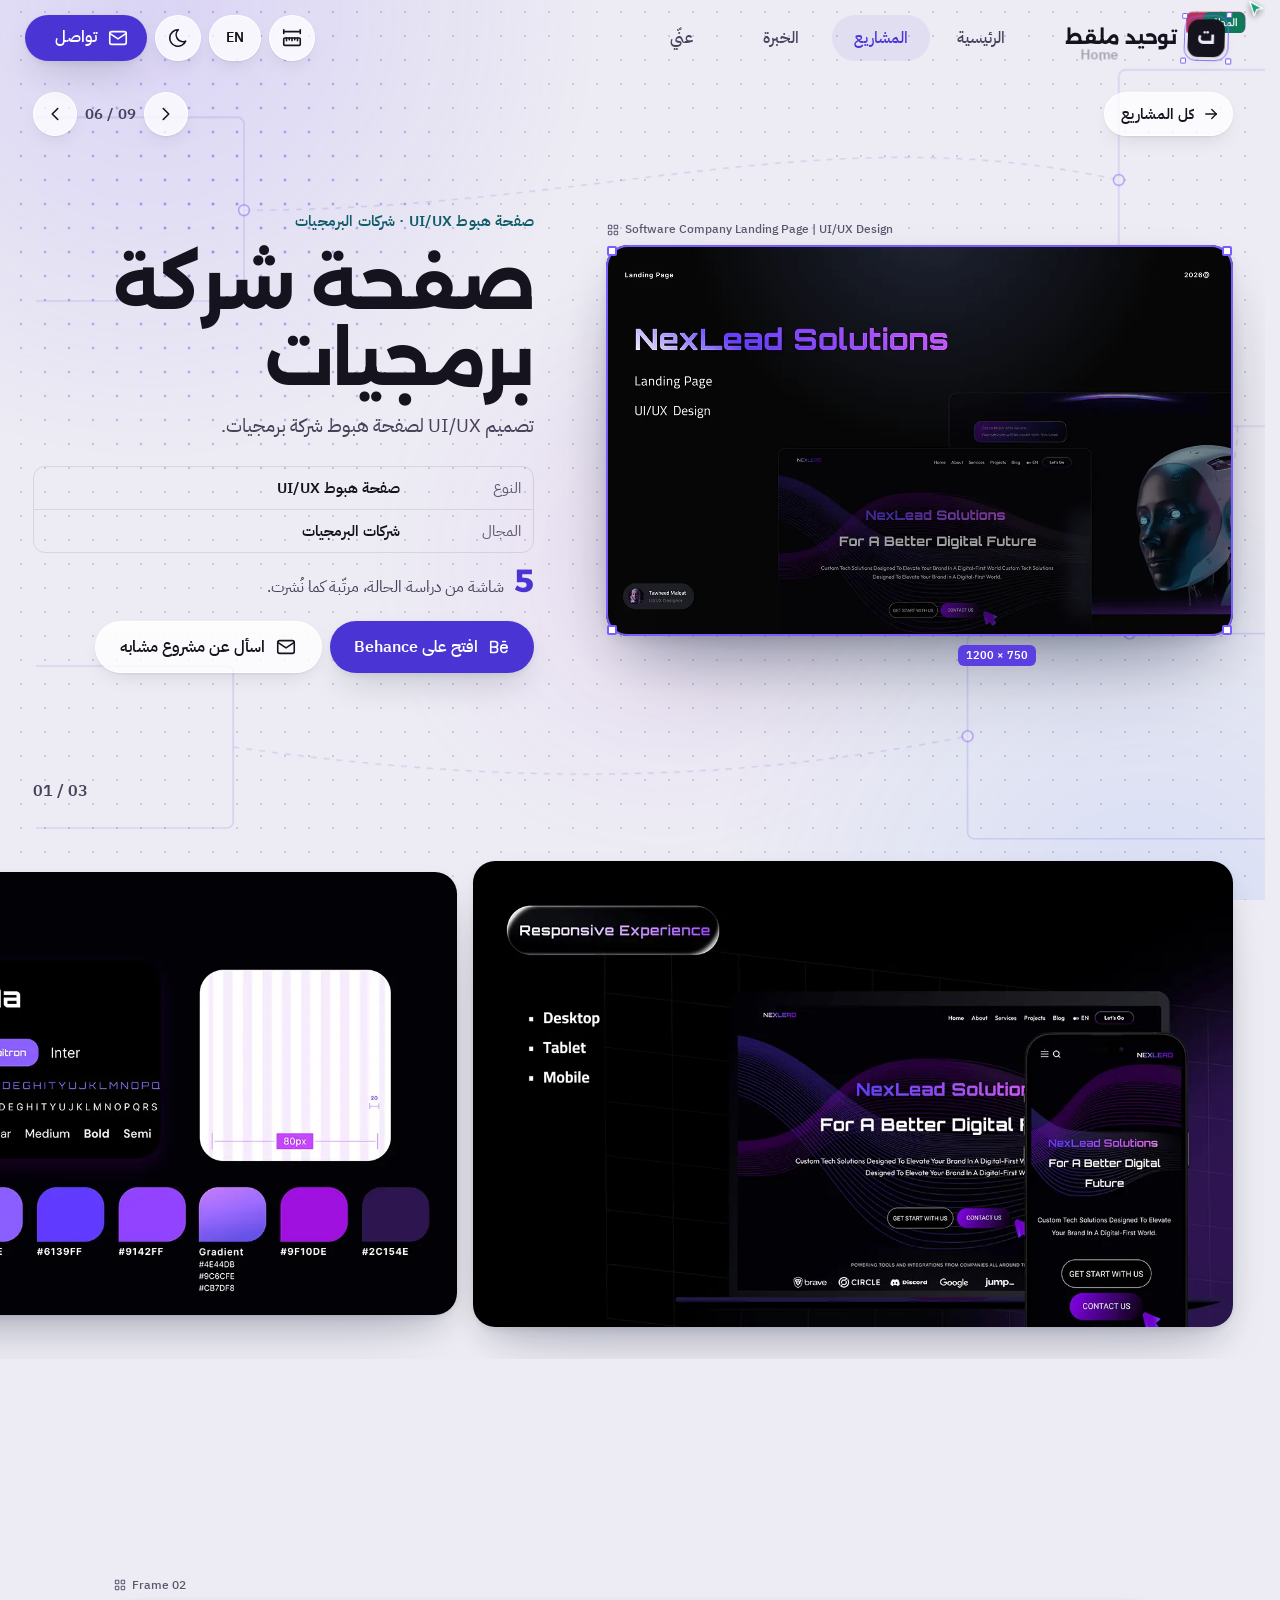
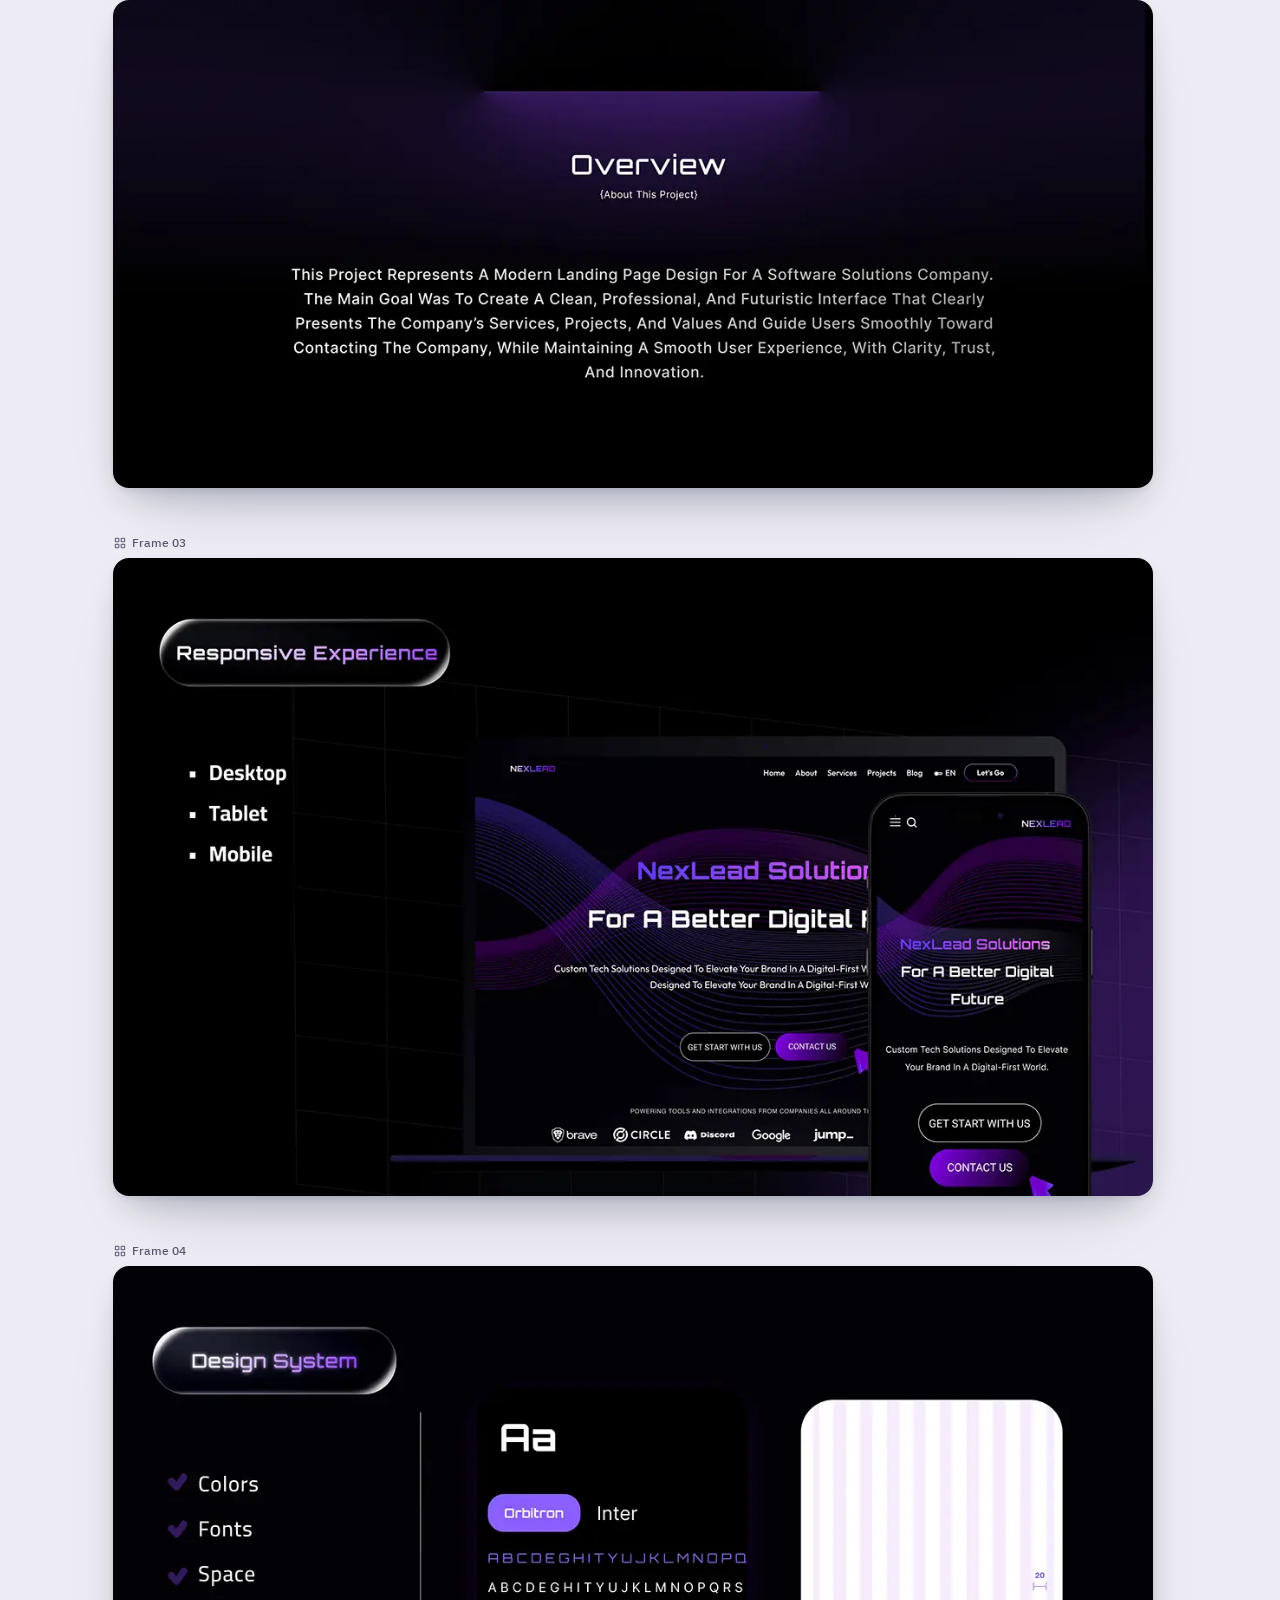
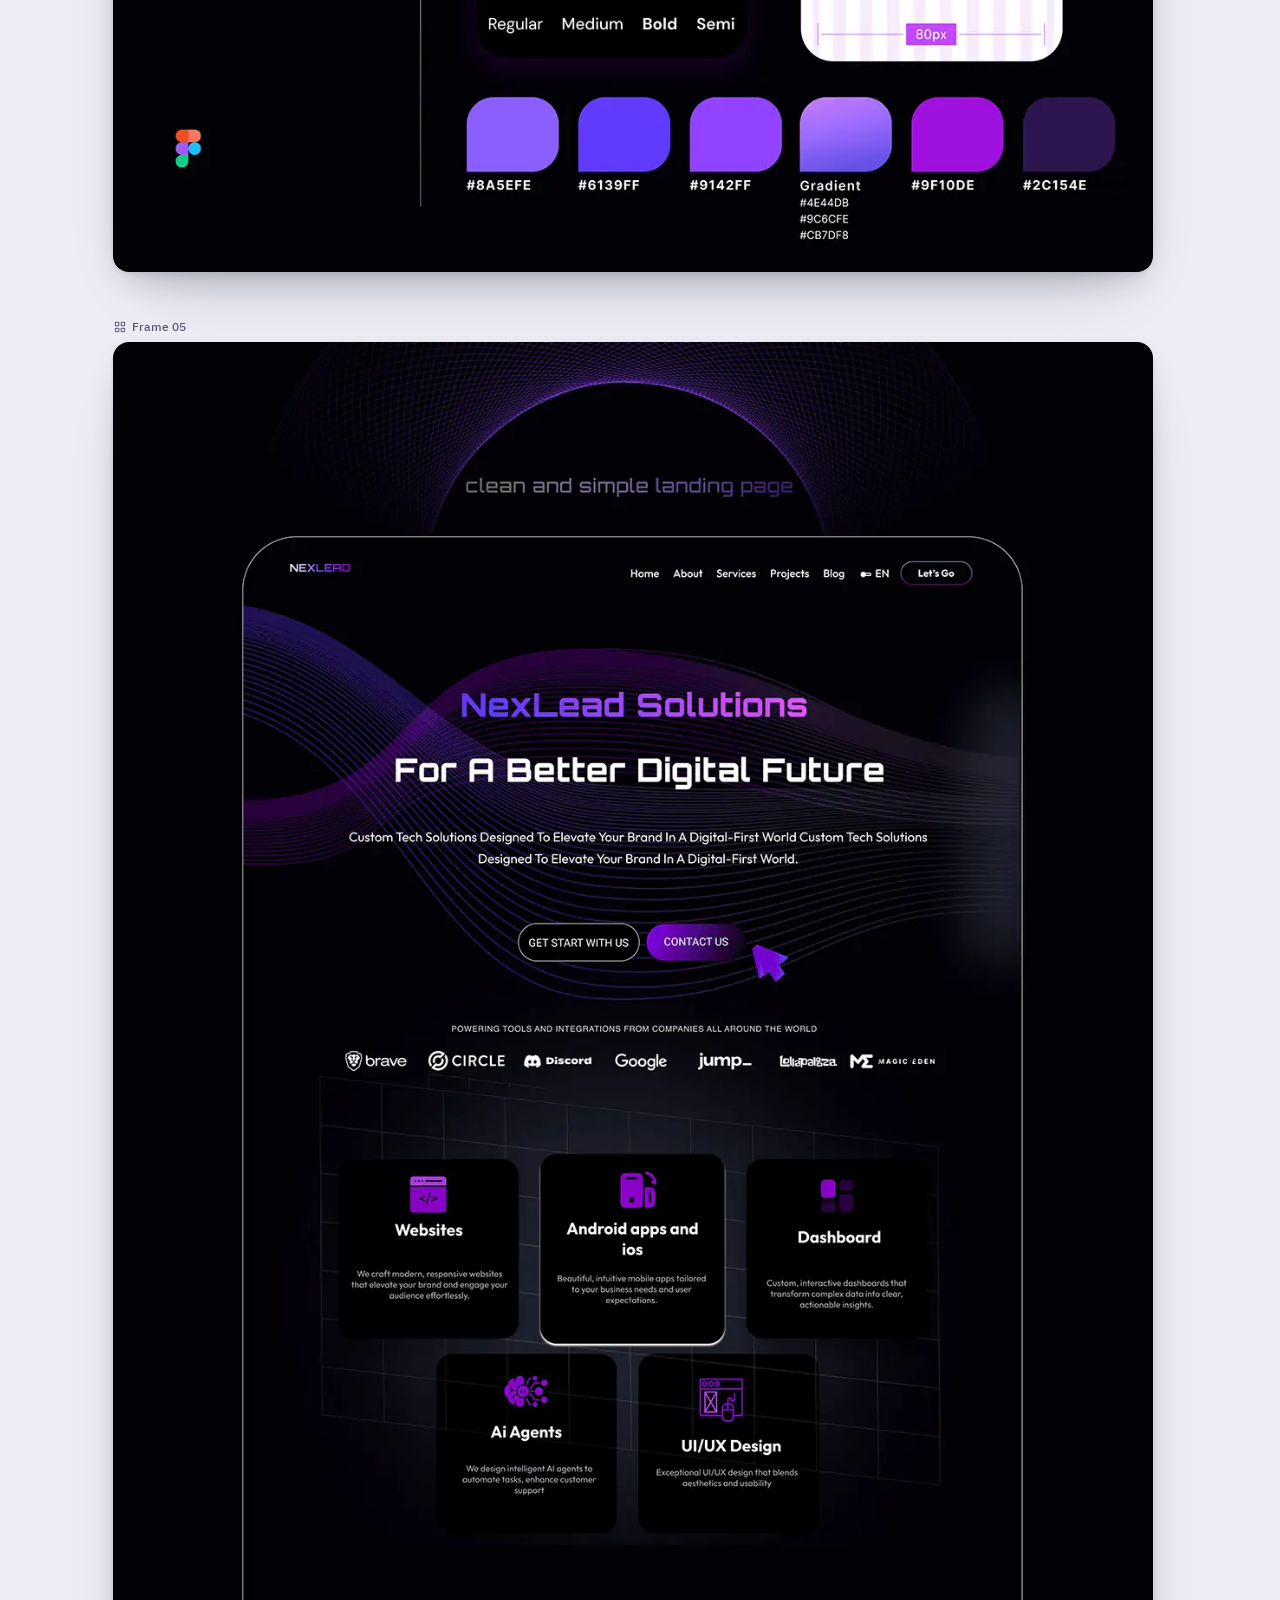
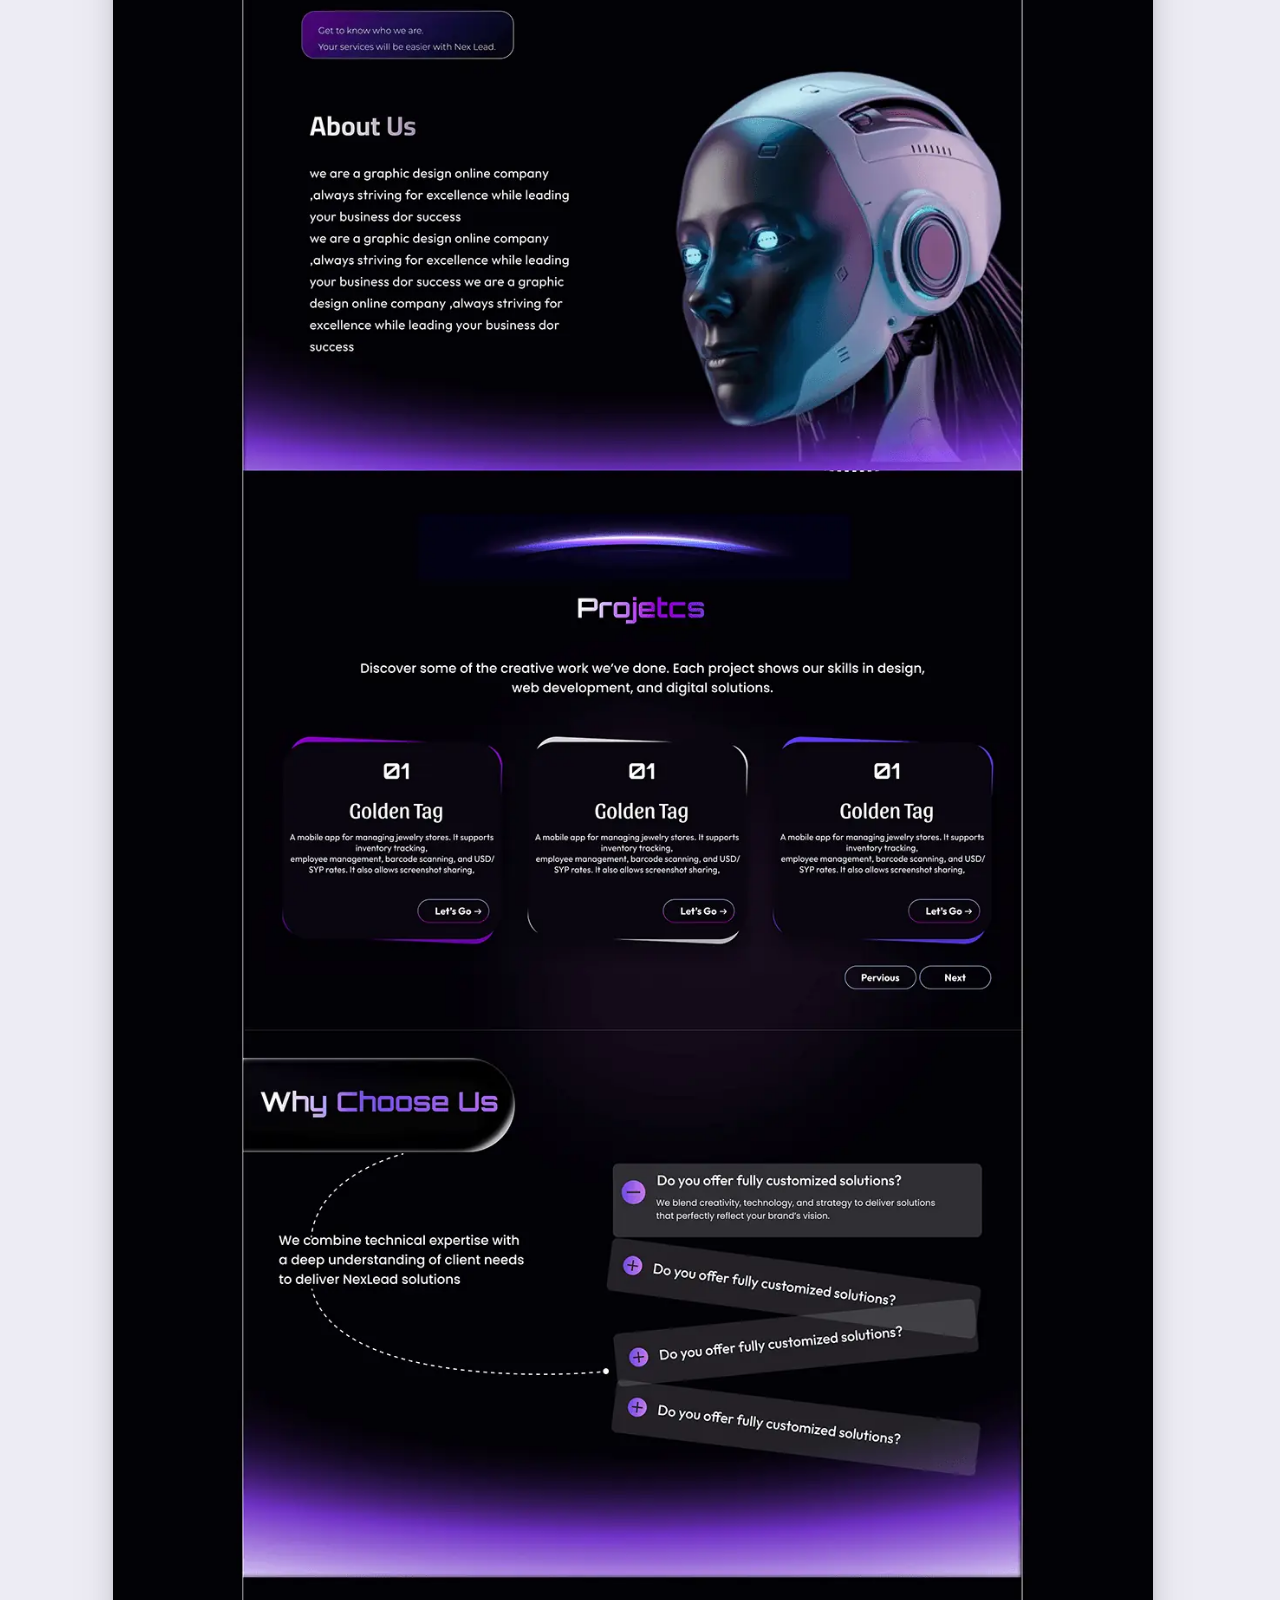
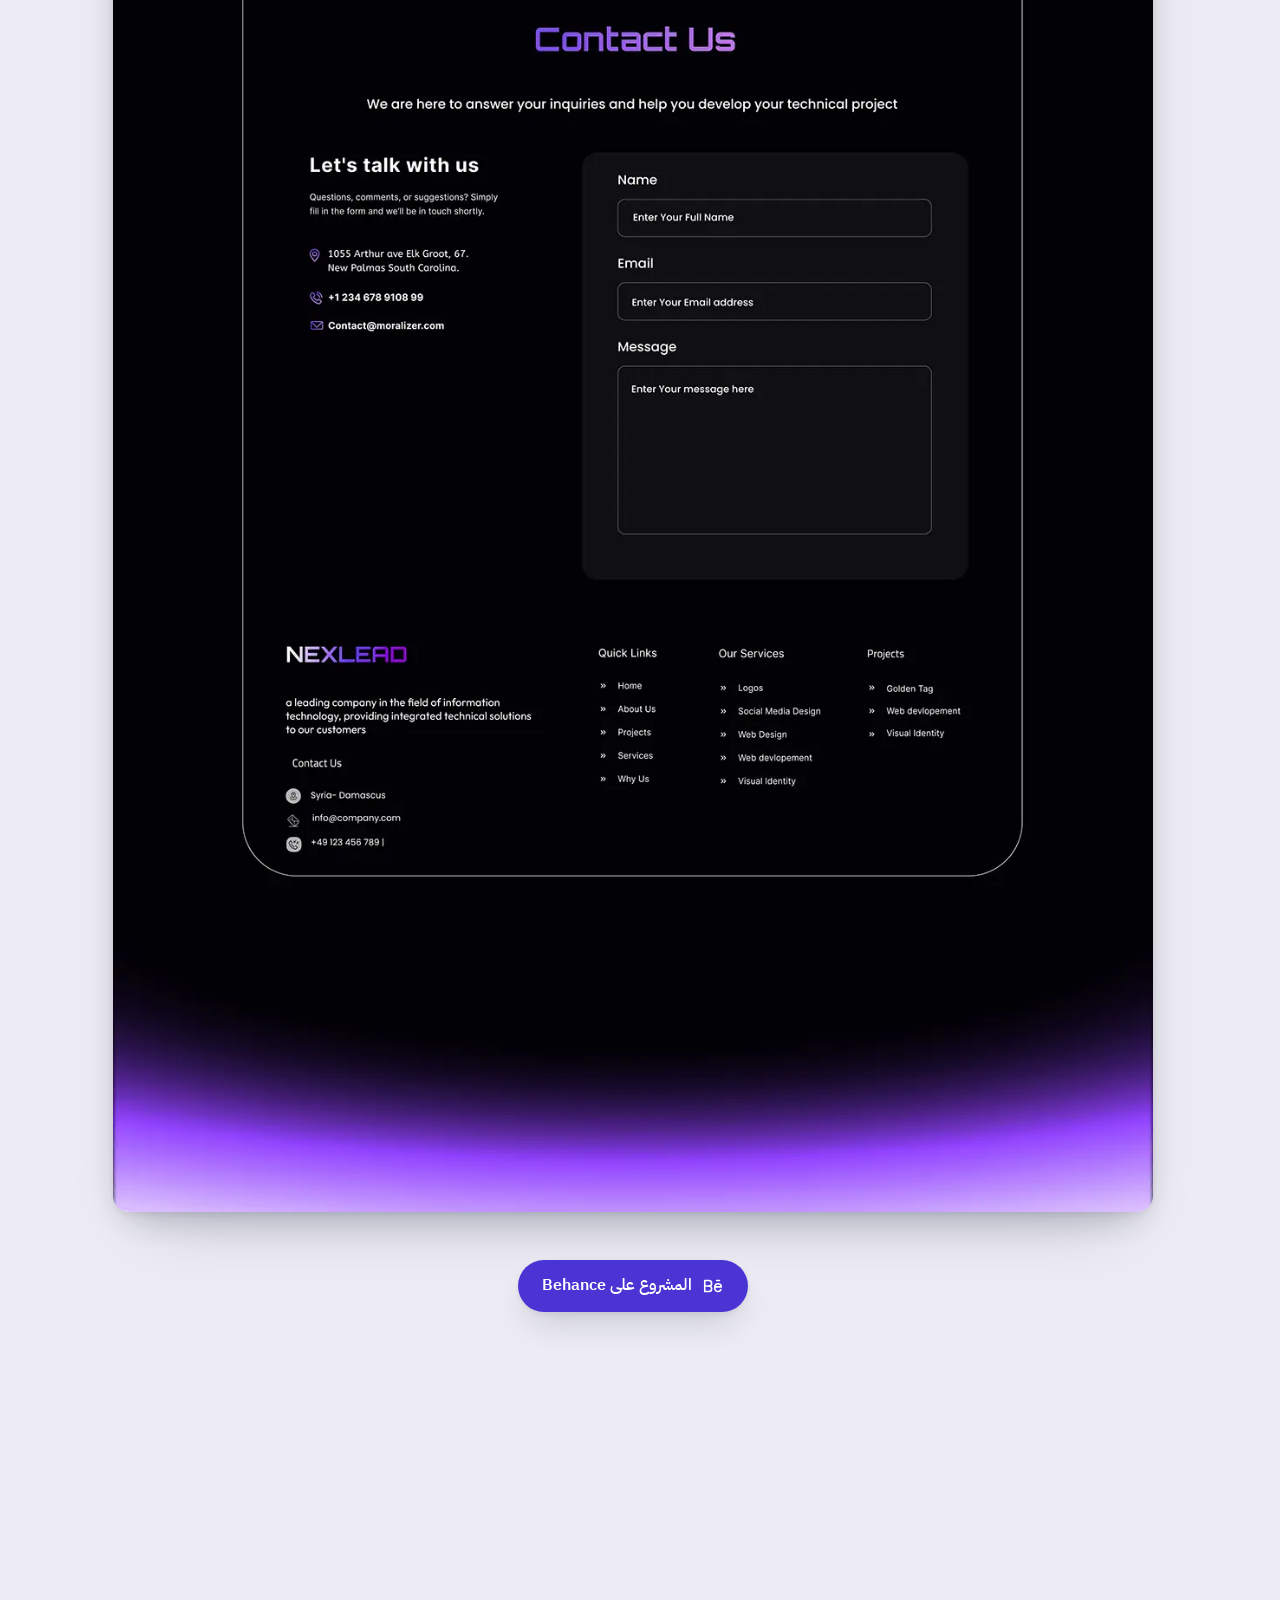
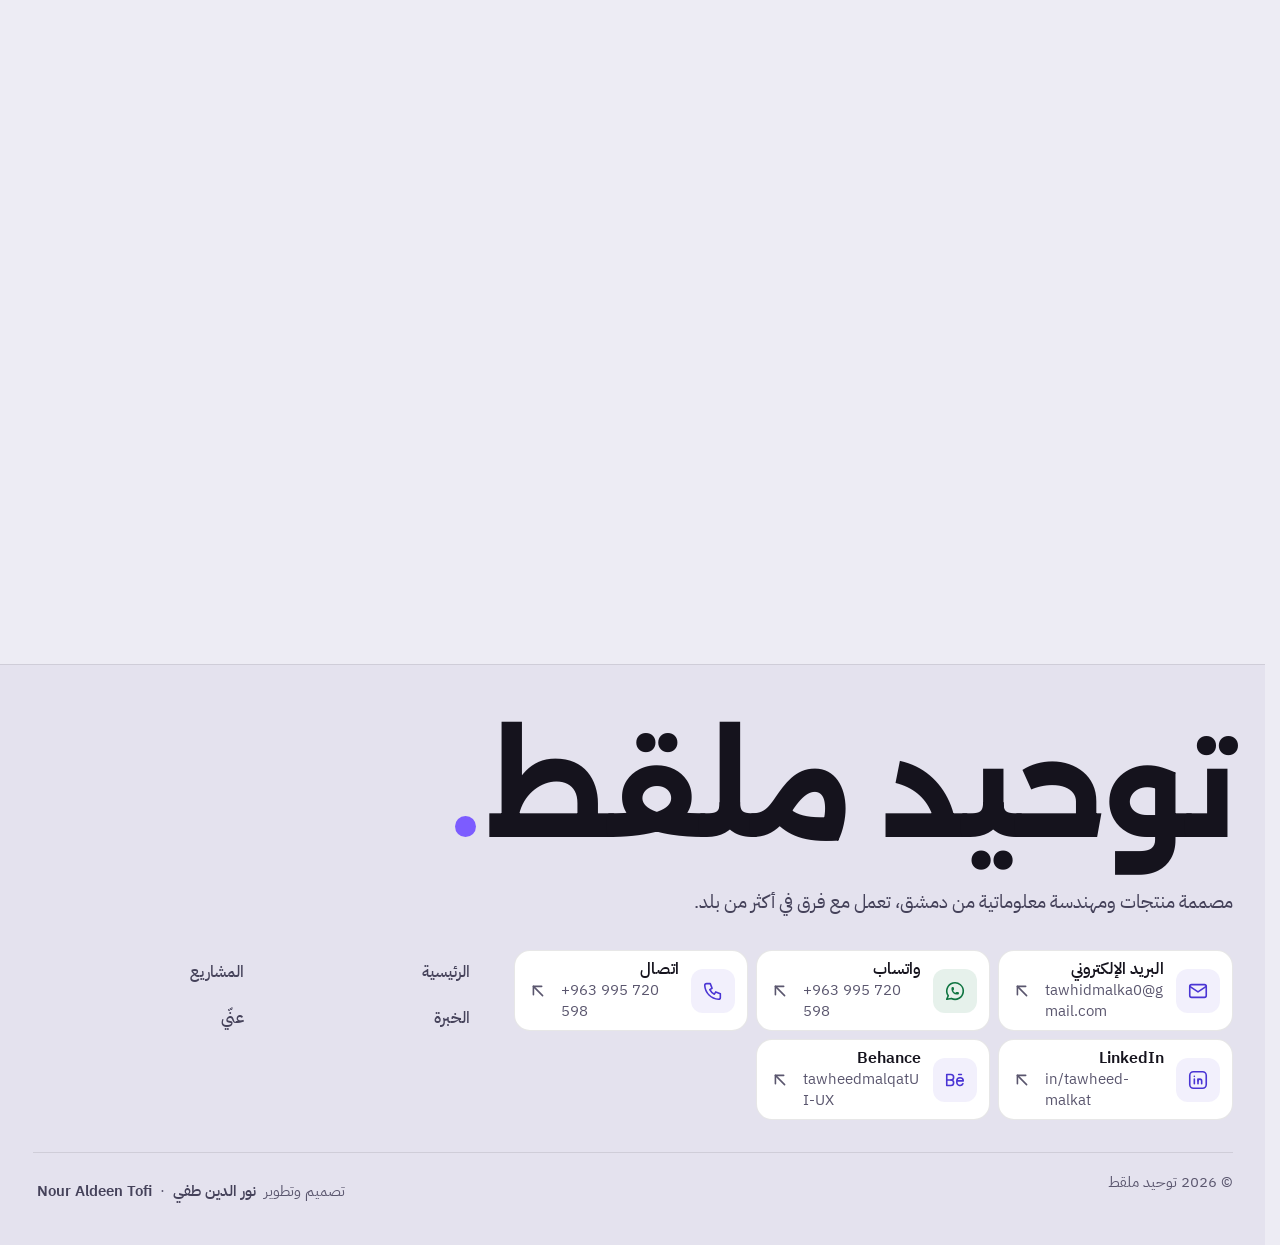
<file: project-software-landing.html>
<!doctype html>
<html lang="ar" dir="rtl" data-theme="light" data-title-ar="صفحة شركة برمجيات، توحيد ملقط" data-title-en="Software Company Landing Page, Tawheed Malkat">
<head>
<meta charset="utf-8">
<meta name="viewport" content="width=device-width,initial-scale=1,viewport-fit=cover">
<title>صفحة شركة برمجيات، توحيد ملقط</title>
<meta name="description" content="تصميم UI/UX لصفحة هبوط شركة برمجيات. من أعمال توحيد ملقط، مصممة المنتجات. UI/UX design for a software company landing page. Product design by Tawheed Malkat.">
<meta name="robots" content="noindex,follow">
<link rel="canonical" href="https://nouraldeentofi.github.io/tawheed-malkat/project-software-landing.html">
<meta name="color-scheme" content="light dark">
<meta name="theme-color" id="metaTheme" content="#ECEEF1">
<script>(function(){try{var r=document.documentElement,t=localStorage.getItem('tm-theme'),l=localStorage.getItem('tm-lang');if(t==='dark')r.dataset.theme='dark';if(l==='en'){r.lang='en';r.dir='ltr';document.title=r.dataset.titleEn}}catch(e){}})();</script>
<link rel="preload" href="assets/fonts/alexandria-arabic-800-normal.woff2" as="font" type="font/woff2" crossorigin><link rel="preload" href="assets/fonts/alexandria-arabic-700-normal.woff2" as="font" type="font/woff2" crossorigin><link rel="preload" href="assets/fonts/alexandria-latin-800-normal.woff2" as="font" type="font/woff2" crossorigin><link rel="preload" href="assets/fonts/alexandria-latin-700-normal.woff2" as="font" type="font/woff2" crossorigin><link rel="preload" href="assets/fonts/ibm-plex-sans-arabic-arabic-400-normal.woff2" as="font" type="font/woff2" crossorigin><link rel="preload" href="assets/fonts/ibm-plex-sans-arabic-arabic-500-normal.woff2" as="font" type="font/woff2" crossorigin><link rel="preload" href="assets/fonts/ibm-plex-sans-arabic-arabic-600-normal.woff2" as="font" type="font/woff2" crossorigin><link rel="preload" href="assets/fonts/ibm-plex-sans-arabic-latin-400-normal.woff2" as="font" type="font/woff2" crossorigin><link rel="preload" href="assets/fonts/ibm-plex-sans-arabic-latin-600-normal.woff2" as="font" type="font/woff2" crossorigin>
<link rel="stylesheet" href="assets/css/site.css">
<link rel="icon" href="assets/img/favicon.svg" type="image/svg+xml">
<link rel="apple-touch-icon" href="assets/img/apple-touch-icon.png">
<meta property="og:type" content="profile"><meta property="og:url" content="https://nouraldeentofi.github.io/tawheed-malkat/project-software-landing.html"><meta property="og:title" content="صفحة شركة برمجيات، توحيد ملقط · Software Company Landing Page, Tawheed Malkat">
<meta property="og:description" content="تصميم UI/UX لصفحة هبوط شركة برمجيات. من أعمال توحيد ملقط، مصممة المنتجات."><meta property="og:image" content="https://nouraldeentofi.github.io/tawheed-malkat/assets/img/projects/software-landing/card.webp"><meta property="og:image:width" content="1200"><meta property="og:image:height" content="630">
<meta property="og:locale" content="ar_AR"><meta property="og:locale:alternate" content="en_US"><meta name="twitter:card" content="summary_large_image">
<script type="application/ld+json">{"@context": "https://schema.org", "@graph": [{"@type": "Person", "@id": "https://nouraldeentofi.github.io/tawheed-malkat/#person", "name": "Tawheed Malkat", "alternateName": ["Tawheed Malkat", "Tawheed Malqat", "Tawhid Malka", "Tawheed Malka", "Tawhid Malkat", "Tawheed Malkat UI/UX", "Tawheed Malkat Product Designer", "توحيد ملقط", "توحيد ملقط مصممة", "م. توحيد ملقط", "Eng. Tawheed Malkat"], "givenName": "Tawheed", "familyName": "Malkat", "gender": "Female", "jobTitle": "Senior Product Designer", "description": "Senior product designer (UI/UX) and informatics engineer from Damascus, Syria, with 4+ years designing web and mobile products. مصممة منتجات ومهندسة معلوماتية من دمشق.", "email": "mailto:tawhidmalka0@gmail.com", "telephone": "+963995720598", "url": "https://nouraldeentofi.github.io/tawheed-malkat/", "address": {"@type": "PostalAddress", "addressLocality": "Damascus", "addressCountry": "SY"}, "alumniOf": {"@type": "CollegeOrUniversity", "name": "Damascus University", "alternateName": "جامعة دمشق"}, "hasCredential": {"@type": "EducationalOccupationalCredential", "credentialCategory": "degree", "name": "Informatics Engineering, Networks and Information Systems (2017–2022)", "recognizedBy": {"@type": "CollegeOrUniversity", "name": "Damascus University"}}, "worksFor": [{"@type": "Organization", "name": "Menuva"}, {"@type": "Organization", "name": "Qawaem Mohasib"}, {"@type": "Organization", "name": "NexLead"}], "hasOccupation": {"@type": "Occupation", "name": "Product Designer", "alternateName": ["Senior Product Designer", "Product Designer", "UI/UX Designer", "UX/UI Designer", "UX Designer", "UI Designer", "Interaction Designer", "Mobile app designer", "Web designer", "Informatics Engineer", "مصممة منتجات", "مصممة منتجات أولى", "مصممة UI/UX", "مصممة تجربة المستخدم", "مصممة واجهات المستخدم", "مصممة تطبيقات ومواقع", "مهندسة معلوماتية"], "occupationLocation": {"@type": "City", "name": "Damascus"}, "skills": "Product Strategy, UX Strategy, Design Thinking, Product Discovery, Feature Definition, MVP Design, User Stories, User Research, User Flows, Information Architecture, Journey Mapping, Usability Testing, Requirements Analysis, Visual Design, Interaction Design, Prototyping, Responsive Design, Design Systems, Component Libraries, Accessibility, HTML, CSS, Flutter / Dart, REST APIs, Provider, Bloc, GetX, Git, Linux, Agile / Scrum, Figma, FigJam, Adobe XD, Photoshop, Illustrator, Hotjar, Typeform, Google Forms, Jira, Trello, AI tools"}, "knowsAbout": ["Product design", "UX design", "UI design", "User research", "Design systems", "Prototyping", "Information architecture", "Usability testing", "Accessibility", "Mobile app design", "Web design", "Flutter", "Figma", "تصميم تجربة المستخدم", "تصميم واجهات المستخدم"], "knowsLanguage": [{"@type": "Language", "name": "Arabic", "alternateName": "ar"}, {"@type": "Language", "name": "English", "alternateName": "en"}], "sameAs": ["https://www.behance.net/tawheedmalqatUI-UX", "https://www.linkedin.com/in/tawheed-malkat/"]}, {"@type": "WebSite", "@id": "https://nouraldeentofi.github.io/tawheed-malkat/#site", "url": "https://nouraldeentofi.github.io/tawheed-malkat/", "name": "Tawheed Malkat · توحيد ملقط", "inLanguage": ["ar", "en"], "publisher": {"@id": "https://nouraldeentofi.github.io/tawheed-malkat/#person"}}, {"@type": "WebPage", "url": "https://nouraldeentofi.github.io/tawheed-malkat/project-software-landing.html", "isPartOf": {"@id": "https://nouraldeentofi.github.io/tawheed-malkat/#site"}, "mainEntity": {"@id": "https://nouraldeentofi.github.io/tawheed-malkat/#person"}, "inLanguage": ["ar", "en"]}, {"@type": "CreativeWork", "name": "Software Company Landing Page | UI/UX Design", "url": "https://nouraldeentofi.github.io/tawheed-malkat/project-software-landing.html", "sameAs": "https://www.behance.net/gallery/241752063/Software-Company-Landing-Page-UIUX-Design", "creator": {"@id": "https://nouraldeentofi.github.io/tawheed-malkat/#person"}, "image": "https://nouraldeentofi.github.io/tawheed-malkat/assets/img/projects/software-landing/00.webp", "description": "UI/UX design for a software company landing page"}]}</script>
</head>
<body>
<a class="skip" href="#main"><span data-l="ar">تخطَّ إلى المحتوى</span><span data-l="en" lang="en">Skip to content</span></a>
<svg class="sprite" aria-hidden="true" xmlns="http://www.w3.org/2000/svg"><symbol id="i-arrow-left" viewBox="0 0 24 24" fill="none" stroke="currentColor" stroke-width="1.75" stroke-linecap="round" stroke-linejoin="round"><path stroke="none" d="M0 0h24v24H0z" fill="none" />
  <path d="M5 12l14 0" />
  <path d="M5 12l6 6" />
  <path d="M5 12l6 -6" /></symbol><symbol id="i-arrow-right" viewBox="0 0 24 24" fill="none" stroke="currentColor" stroke-width="1.75" stroke-linecap="round" stroke-linejoin="round"><path stroke="none" d="M0 0h24v24H0z" fill="none" />
  <path d="M5 12l14 0" />
  <path d="M13 18l6 -6" />
  <path d="M13 6l6 6" /></symbol><symbol id="i-arrow-up-right" viewBox="0 0 24 24" fill="none" stroke="currentColor" stroke-width="1.75" stroke-linecap="round" stroke-linejoin="round"><path stroke="none" d="M0 0h24v24H0z" fill="none" />
  <path d="M17 7l-10 10" />
  <path d="M8 7l9 0l0 9" /></symbol><symbol id="i-brand-behance" viewBox="0 0 24 24" fill="none" stroke="currentColor" stroke-width="1.75" stroke-linecap="round" stroke-linejoin="round"><path stroke="none" d="M0 0h24v24H0z" fill="none" />
  <path d="M3 18v-12h4.5a3 3 0 0 1 0 6a3 3 0 0 1 0 6h-4.5" />
  <path d="M3 12l4.5 0" />
  <path d="M14 13h7a3.5 3.5 0 0 0 -7 0v2a3.5 3.5 0 0 0 6.64 1" />
  <path d="M16 6l3 0" /></symbol><symbol id="i-brand-linkedin" viewBox="0 0 24 24" fill="none" stroke="currentColor" stroke-width="1.75" stroke-linecap="round" stroke-linejoin="round"><path stroke="none" d="M0 0h24v24H0z" fill="none" />
  <path d="M8 11v5" />
  <path d="M8 8v.01" />
  <path d="M12 16v-5" />
  <path d="M16 16v-3a2 2 0 1 0 -4 0" />
  <path d="M3 7a4 4 0 0 1 4 -4h10a4 4 0 0 1 4 4v10a4 4 0 0 1 -4 4h-10a4 4 0 0 1 -4 -4l0 -10" /></symbol><symbol id="i-brand-whatsapp" viewBox="0 0 24 24" fill="none" stroke="currentColor" stroke-width="1.75" stroke-linecap="round" stroke-linejoin="round"><path stroke="none" d="M0 0h24v24H0z" fill="none" />
  <path d="M3 21l1.65 -3.8a9 9 0 1 1 3.4 2.9l-5.05 .9" />
  <path d="M9 10a.5 .5 0 0 0 1 0v-1a.5 .5 0 0 0 -1 0v1a5 5 0 0 0 5 5h1a.5 .5 0 0 0 0 -1h-1a.5 .5 0 0 0 0 1" /></symbol><symbol id="i-briefcase" viewBox="0 0 24 24" fill="none" stroke="currentColor" stroke-width="1.75" stroke-linecap="round" stroke-linejoin="round"><path stroke="none" d="M0 0h24v24H0z" fill="none" />
  <path d="M3 9a2 2 0 0 1 2 -2h14a2 2 0 0 1 2 2v9a2 2 0 0 1 -2 2h-14a2 2 0 0 1 -2 -2l0 -9" />
  <path d="M8 7v-2a2 2 0 0 1 2 -2h4a2 2 0 0 1 2 2v2" />
  <path d="M12 12l0 .01" />
  <path d="M3 13a20 20 0 0 0 18 0" /></symbol><symbol id="i-check" viewBox="0 0 24 24" fill="none" stroke="currentColor" stroke-width="1.75" stroke-linecap="round" stroke-linejoin="round"><path stroke="none" d="M0 0h24v24H0z" fill="none" />
  <path d="M5 12l5 5l10 -10" /></symbol><symbol id="i-chevron-down" viewBox="0 0 24 24" fill="none" stroke="currentColor" stroke-width="1.75" stroke-linecap="round" stroke-linejoin="round"><path stroke="none" d="M0 0h24v24H0z" fill="none" />
  <path d="M6 9l6 6l6 -6" /></symbol><symbol id="i-chevron-left" viewBox="0 0 24 24" fill="none" stroke="currentColor" stroke-width="1.75" stroke-linecap="round" stroke-linejoin="round"><path stroke="none" d="M0 0h24v24H0z" fill="none" />
  <path d="M15 6l-6 6l6 6" /></symbol><symbol id="i-chevron-right" viewBox="0 0 24 24" fill="none" stroke="currentColor" stroke-width="1.75" stroke-linecap="round" stroke-linejoin="round"><path stroke="none" d="M0 0h24v24H0z" fill="none" />
  <path d="M9 6l6 6l-6 6" /></symbol><symbol id="i-click" viewBox="0 0 24 24" fill="none" stroke="currentColor" stroke-width="1.75" stroke-linecap="round" stroke-linejoin="round"><path d="M3 12l3 0"/><path d="M12 3l0 3"/><path d="M7.8 7.8l-2.2 -2.2"/><path d="M16.2 7.8l2.2 -2.2"/><path d="M7.8 16.2l-2.2 2.2"/><path d="M12 12l9 3l-4 2l-2 4l-3 -9"/></symbol><symbol id="i-clock" viewBox="0 0 24 24" fill="none" stroke="currentColor" stroke-width="1.75" stroke-linecap="round" stroke-linejoin="round"><path stroke="none" d="M0 0h24v24H0z" fill="none" />
  <path d="M3 12a9 9 0 1 0 18 0a9 9 0 0 0 -18 0" />
  <path d="M12 7v5l3 3" /></symbol><symbol id="i-components" viewBox="0 0 24 24" fill="none" stroke="currentColor" stroke-width="1.75" stroke-linecap="round" stroke-linejoin="round"><path stroke="none" d="M0 0h24v24H0z" fill="none" />
  <path d="M3 12l3 3l3 -3l-3 -3l-3 3" />
  <path d="M15 12l3 3l3 -3l-3 -3l-3 3" />
  <path d="M9 6l3 3l3 -3l-3 -3l-3 3" />
  <path d="M9 18l3 3l3 -3l-3 -3l-3 3" /></symbol><symbol id="i-copy" viewBox="0 0 24 24" fill="none" stroke="currentColor" stroke-width="1.75" stroke-linecap="round" stroke-linejoin="round"><path stroke="none" d="M0 0h24v24H0z" fill="none" />
  <path d="M7 9.667a2.667 2.667 0 0 1 2.667 -2.667h8.666a2.667 2.667 0 0 1 2.667 2.667v8.666a2.667 2.667 0 0 1 -2.667 2.667h-8.666a2.667 2.667 0 0 1 -2.667 -2.667l0 -8.666" />
  <path d="M4.012 16.737a2.005 2.005 0 0 1 -1.012 -1.737v-10c0 -1.1 .9 -2 2 -2h10c.75 0 1.158 .385 1.5 1" /></symbol><symbol id="i-device-mobile" viewBox="0 0 24 24" fill="none" stroke="currentColor" stroke-width="1.75" stroke-linecap="round" stroke-linejoin="round"><path stroke="none" d="M0 0h24v24H0z" fill="none" />
  <path d="M6 5a2 2 0 0 1 2 -2h8a2 2 0 0 1 2 2v14a2 2 0 0 1 -2 2h-8a2 2 0 0 1 -2 -2v-14" />
  <path d="M11 4h2" />
  <path d="M12 17v.01" /></symbol><symbol id="i-focus-2" viewBox="0 0 24 24" fill="none" stroke="currentColor" stroke-width="1.75" stroke-linecap="round" stroke-linejoin="round"><path stroke="none" d="M0 0h24v24H0z" fill="none" />
  <path d="M11.5 12a.5 .5 0 1 0 1 0a.5 .5 0 1 0 -1 0" fill="currentColor" />
  <path d="M5 12a7 7 0 1 0 14 0a7 7 0 1 0 -14 0" />
  <path d="M12 3l0 2" />
  <path d="M3 12l2 0" />
  <path d="M12 19l0 2" />
  <path d="M19 12l2 0" /></symbol><symbol id="i-hand-move" viewBox="0 0 24 24" fill="none" stroke="currentColor" stroke-width="1.75" stroke-linecap="round" stroke-linejoin="round"><path stroke="none" d="M0 0h24v24H0z" fill="none" />
  <path d="M8 13v-8.5a1.5 1.5 0 0 1 3 0v7.5" />
  <path d="M11 11.5v-2a1.5 1.5 0 0 1 3 0v2.5" />
  <path d="M14 10.5a1.5 1.5 0 0 1 3 0v1.5" />
  <path d="M17 11.5a1.5 1.5 0 0 1 3 0v4.5a6 6 0 0 1 -6 6h-2h.208a6 6 0 0 1 -5.012 -2.7l-.196 -.3c-.312 -.479 -1.407 -2.388 -3.286 -5.728a1.5 1.5 0 0 1 .536 -2.022a1.867 1.867 0 0 1 2.28 .28l1.47 1.47" />
  <path d="M2.541 5.594a13.487 13.487 0 0 1 2.46 -1.427" />
  <path d="M14 3.458c1.32 .354 2.558 .902 3.685 1.612" /></symbol><symbol id="i-heart-handshake" viewBox="0 0 24 24" fill="none" stroke="currentColor" stroke-width="1.75" stroke-linecap="round" stroke-linejoin="round"><path stroke="none" d="M0 0h24v24H0z" fill="none" />
  <path d="M19.5 12.572l-7.5 7.428l-7.5 -7.428a5 5 0 1 1 7.5 -6.566a5 5 0 1 1 7.5 6.572" />
  <path d="M12 6l-3.293 3.293a1 1 0 0 0 0 1.414l.543 .543c.69 .69 1.81 .69 2.5 0l1 -1a3.182 3.182 0 0 1 4.5 0l2.25 2.25" />
  <path d="M12.5 15.5l2 2" />
  <path d="M15 13l2 2" /></symbol><symbol id="i-home" viewBox="0 0 24 24" fill="none" stroke="currentColor" stroke-width="1.75" stroke-linecap="round" stroke-linejoin="round"><path stroke="none" d="M0 0h24v24H0z" fill="none" />
  <path d="M5 12l-2 0l9 -9l9 9l-2 0" />
  <path d="M5 12v7a2 2 0 0 0 2 2h10a2 2 0 0 0 2 -2v-7" />
  <path d="M9 21v-6a2 2 0 0 1 2 -2h2a2 2 0 0 1 2 2v6" /></symbol><symbol id="i-language" viewBox="0 0 24 24" fill="none" stroke="currentColor" stroke-width="1.75" stroke-linecap="round" stroke-linejoin="round"><path stroke="none" d="M0 0h24v24H0z" fill="none" />
  <path d="M9 6.371c0 4.418 -2.239 6.629 -5 6.629" />
  <path d="M4 6.371h7" />
  <path d="M5 9c0 2.144 2.252 3.908 6 4" />
  <path d="M12 20l4 -9l4 9" />
  <path d="M19.1 18h-6.2" />
  <path d="M6.694 3l.793 .582" /></symbol><symbol id="i-layers-intersect" viewBox="0 0 24 24" fill="none" stroke="currentColor" stroke-width="1.75" stroke-linecap="round" stroke-linejoin="round"><path stroke="none" d="M0 0h24v24H0z" fill="none" />
  <path d="M8 6a2 2 0 0 1 2 -2h8a2 2 0 0 1 2 2v8a2 2 0 0 1 -2 2h-8a2 2 0 0 1 -2 -2l0 -8" />
  <path d="M4 10a2 2 0 0 1 2 -2h8a2 2 0 0 1 2 2v8a2 2 0 0 1 -2 2h-8a2 2 0 0 1 -2 -2l0 -8" /></symbol><symbol id="i-layout-grid" viewBox="0 0 24 24" fill="none" stroke="currentColor" stroke-width="1.75" stroke-linecap="round" stroke-linejoin="round"><path stroke="none" d="M0 0h24v24H0z" fill="none" />
  <path d="M4 5a1 1 0 0 1 1 -1h4a1 1 0 0 1 1 1v4a1 1 0 0 1 -1 1h-4a1 1 0 0 1 -1 -1l0 -4" />
  <path d="M14 5a1 1 0 0 1 1 -1h4a1 1 0 0 1 1 1v4a1 1 0 0 1 -1 1h-4a1 1 0 0 1 -1 -1l0 -4" />
  <path d="M4 15a1 1 0 0 1 1 -1h4a1 1 0 0 1 1 1v4a1 1 0 0 1 -1 1h-4a1 1 0 0 1 -1 -1l0 -4" />
  <path d="M14 15a1 1 0 0 1 1 -1h4a1 1 0 0 1 1 1v4a1 1 0 0 1 -1 1h-4a1 1 0 0 1 -1 -1l0 -4" /></symbol><symbol id="i-mail" viewBox="0 0 24 24" fill="none" stroke="currentColor" stroke-width="1.75" stroke-linecap="round" stroke-linejoin="round"><path stroke="none" d="M0 0h24v24H0z" fill="none" />
  <path d="M3 7a2 2 0 0 1 2 -2h14a2 2 0 0 1 2 2v10a2 2 0 0 1 -2 2h-14a2 2 0 0 1 -2 -2v-10" />
  <path d="M3 7l9 6l9 -6" /></symbol><symbol id="i-map-pin" viewBox="0 0 24 24" fill="none" stroke="currentColor" stroke-width="1.75" stroke-linecap="round" stroke-linejoin="round"><path stroke="none" d="M0 0h24v24H0z" fill="none" />
  <path d="M9 11a3 3 0 1 0 6 0a3 3 0 0 0 -6 0" />
  <path d="M17.657 16.657l-4.243 4.243a2 2 0 0 1 -2.827 0l-4.244 -4.243a8 8 0 1 1 11.314 0" /></symbol><symbol id="i-maximize" viewBox="0 0 24 24" fill="none" stroke="currentColor" stroke-width="1.75" stroke-linecap="round" stroke-linejoin="round"><path stroke="none" d="M0 0h24v24H0z" fill="none" />
  <path d="M4 8v-2a2 2 0 0 1 2 -2h2" />
  <path d="M4 16v2a2 2 0 0 0 2 2h2" />
  <path d="M16 4h2a2 2 0 0 1 2 2v2" />
  <path d="M16 20h2a2 2 0 0 0 2 -2v-2" /></symbol><symbol id="i-minimize" viewBox="0 0 24 24" fill="none" stroke="currentColor" stroke-width="1.75" stroke-linecap="round" stroke-linejoin="round"><path stroke="none" d="M0 0h24v24H0z" fill="none" />
  <path d="M15 19v-2a2 2 0 0 1 2 -2h2" />
  <path d="M15 5v2a2 2 0 0 0 2 2h2" />
  <path d="M5 15h2a2 2 0 0 1 2 2v2" />
  <path d="M5 9h2a2 2 0 0 0 2 -2v-2" /></symbol><symbol id="i-minus" viewBox="0 0 24 24" fill="none" stroke="currentColor" stroke-width="1.75" stroke-linecap="round" stroke-linejoin="round"><path stroke="none" d="M0 0h24v24H0z" fill="none" />
  <path d="M5 12l14 0" /></symbol><symbol id="i-moon" viewBox="0 0 24 24" fill="none" stroke="currentColor" stroke-width="1.75" stroke-linecap="round" stroke-linejoin="round"><path stroke="none" d="M0 0h24v24H0z" fill="none" />
  <path d="M12 3c.132 0 .263 0 .393 0a7.5 7.5 0 0 0 7.92 12.446a9 9 0 1 1 -8.313 -12.454l0 .008" /></symbol><symbol id="i-note" viewBox="0 0 24 24" fill="none" stroke="currentColor" stroke-width="1.75" stroke-linecap="round" stroke-linejoin="round"><path d="M13 20l7 -7"/><path d="M13 20v-6a1 1 0 0 1 1 -1h6v-7a2 2 0 0 0 -2 -2h-12a2 2 0 0 0 -2 2v12a2 2 0 0 0 2 2h7"/></symbol><symbol id="i-palette" viewBox="0 0 24 24" fill="none" stroke="currentColor" stroke-width="1.75" stroke-linecap="round" stroke-linejoin="round"><path stroke="none" d="M0 0h24v24H0z" fill="none" />
  <path d="M12 21a9 9 0 0 1 0 -18c4.97 0 9 3.582 9 8c0 1.06 -.474 2.078 -1.318 2.828c-.844 .75 -1.989 1.172 -3.182 1.172h-2.5a2 2 0 0 0 -1 3.75a1.3 1.3 0 0 1 -1 2.25" />
  <path d="M7.5 10.5a1 1 0 1 0 2 0a1 1 0 1 0 -2 0" />
  <path d="M11.5 7.5a1 1 0 1 0 2 0a1 1 0 1 0 -2 0" />
  <path d="M15.5 10.5a1 1 0 1 0 2 0a1 1 0 1 0 -2 0" /></symbol><symbol id="i-phone" viewBox="0 0 24 24" fill="none" stroke="currentColor" stroke-width="1.75" stroke-linecap="round" stroke-linejoin="round"><path stroke="none" d="M0 0h24v24H0z" fill="none" />
  <path d="M5 4h4l2 5l-2.5 1.5a11 11 0 0 0 5 5l1.5 -2.5l5 2v4a2 2 0 0 1 -2 2a16 16 0 0 1 -15 -15a2 2 0 0 1 2 -2" /></symbol><symbol id="i-plus" viewBox="0 0 24 24" fill="none" stroke="currentColor" stroke-width="1.75" stroke-linecap="round" stroke-linejoin="round"><path stroke="none" d="M0 0h24v24H0z" fill="none" />
  <path d="M12 5l0 14" />
  <path d="M5 12l14 0" /></symbol><symbol id="i-pointer" viewBox="0 0 24 24" fill="none" stroke="currentColor" stroke-width="1.75" stroke-linecap="round" stroke-linejoin="round"><path stroke="none" d="M0 0h24v24H0z" fill="none" />
  <path d="M7.904 17.563a1.2 1.2 0 0 0 2.228 .308l2.09 -3.093l4.907 4.907a1.067 1.067 0 0 0 1.509 0l1.047 -1.047a1.067 1.067 0 0 0 0 -1.509l-4.907 -4.907l3.113 -2.09a1.2 1.2 0 0 0 -.309 -2.228l-13.582 -3.904l3.904 13.563" /></symbol><symbol id="i-refresh" viewBox="0 0 24 24" fill="none" stroke="currentColor" stroke-width="1.75" stroke-linecap="round" stroke-linejoin="round"><path d="M20 11a8.1 8.1 0 0 0 -15.5 -2m-.5 -4v4h4"/><path d="M4 13a8.1 8.1 0 0 0 15.5 2m.5 4v-4h-4"/></symbol><symbol id="i-route" viewBox="0 0 24 24" fill="none" stroke="currentColor" stroke-width="1.75" stroke-linecap="round" stroke-linejoin="round"><path stroke="none" d="M0 0h24v24H0z" fill="none" />
  <path d="M3 19a2 2 0 1 0 4 0a2 2 0 0 0 -4 0" />
  <path d="M19 7a2 2 0 1 0 0 -4a2 2 0 0 0 0 4" />
  <path d="M11 19h5.5a3.5 3.5 0 0 0 0 -7h-8a3.5 3.5 0 0 1 0 -7h4.5" /></symbol><symbol id="i-ruler-measure" viewBox="0 0 24 24" fill="none" stroke="currentColor" stroke-width="1.75" stroke-linecap="round" stroke-linejoin="round"><path stroke="none" d="M0 0h24v24H0z" fill="none" />
  <path d="M19.875 12c.621 0 1.125 .512 1.125 1.143v5.714c0 .631 -.504 1.143 -1.125 1.143h-15.875a1 1 0 0 1 -1 -1v-5.857c0 -.631 .504 -1.143 1.125 -1.143h15.75" />
  <path d="M9 12v2" />
  <path d="M6 12v3" />
  <path d="M12 12v3" />
  <path d="M18 12v3" />
  <path d="M15 12v2" />
  <path d="M3 3v4" />
  <path d="M3 5h18" />
  <path d="M21 3v4" /></symbol><symbol id="i-school" viewBox="0 0 24 24" fill="none" stroke="currentColor" stroke-width="1.75" stroke-linecap="round" stroke-linejoin="round"><path stroke="none" d="M0 0h24v24H0z" fill="none" />
  <path d="M22 9l-10 -4l-10 4l10 4l10 -4v6" />
  <path d="M6 10.6v5.4a6 3 0 0 0 12 0v-5.4" /></symbol><symbol id="i-stack-2" viewBox="0 0 24 24" fill="none" stroke="currentColor" stroke-width="1.75" stroke-linecap="round" stroke-linejoin="round"><path stroke="none" d="M0 0h24v24H0z" fill="none" />
  <path d="M12 4l-8 4l8 4l8 -4l-8 -4" />
  <path d="M4 12l8 4l8 -4" />
  <path d="M4 16l8 4l8 -4" /></symbol><symbol id="i-sun" viewBox="0 0 24 24" fill="none" stroke="currentColor" stroke-width="1.75" stroke-linecap="round" stroke-linejoin="round"><path stroke="none" d="M0 0h24v24H0z" fill="none" />
  <path d="M8 12a4 4 0 1 0 8 0a4 4 0 1 0 -8 0" />
  <path d="M3 12h1m8 -9v1m8 8h1m-9 8v1m-6.4 -15.4l.7 .7m12.1 -.7l-.7 .7m0 11.4l.7 .7m-12.1 -.7l-.7 .7" /></symbol><symbol id="i-typography" viewBox="0 0 24 24" fill="none" stroke="currentColor" stroke-width="1.75" stroke-linecap="round" stroke-linejoin="round"><path d="M4 20l3 0"/><path d="M14 20l7 0"/><path d="M6.9 15l6.9 0"/><path d="M10.2 6.3l5.8 13.7"/><path d="M5 20l6 -16l2 0l7 16"/></symbol><symbol id="i-user" viewBox="0 0 24 24" fill="none" stroke="currentColor" stroke-width="1.75" stroke-linecap="round" stroke-linejoin="round"><path stroke="none" d="M0 0h24v24H0z" fill="none" />
  <path d="M8 7a4 4 0 1 0 8 0a4 4 0 0 0 -8 0" />
  <path d="M6 21v-2a4 4 0 0 1 4 -4h4a4 4 0 0 1 4 4v2" /></symbol><symbol id="i-users" viewBox="0 0 24 24" fill="none" stroke="currentColor" stroke-width="1.75" stroke-linecap="round" stroke-linejoin="round"><path stroke="none" d="M0 0h24v24H0z" fill="none" />
  <path d="M5 7a4 4 0 1 0 8 0a4 4 0 1 0 -8 0" />
  <path d="M3 21v-2a4 4 0 0 1 4 -4h4a4 4 0 0 1 4 4v2" />
  <path d="M16 3.13a4 4 0 0 1 0 7.75" />
  <path d="M21 21v-2a4 4 0 0 0 -3 -3.85" /></symbol><symbol id="i-world" viewBox="0 0 24 24" fill="none" stroke="currentColor" stroke-width="1.75" stroke-linecap="round" stroke-linejoin="round"><path stroke="none" d="M0 0h24v24H0z" fill="none" />
  <path d="M3 12a9 9 0 1 0 18 0a9 9 0 0 0 -18 0" />
  <path d="M3.6 9h16.8" />
  <path d="M3.6 15h16.8" />
  <path d="M11.5 3a17 17 0 0 0 0 18" />
  <path d="M12.5 3a17 17 0 0 1 0 18" /></symbol><symbol id="i-x" viewBox="0 0 24 24" fill="none" stroke="currentColor" stroke-width="1.75" stroke-linecap="round" stroke-linejoin="round"><path stroke="none" d="M0 0h24v24H0z" fill="none" />
  <path d="M18 6l-12 12" />
  <path d="M6 6l12 12" /></symbol><symbol id="i-zoom-in" viewBox="0 0 24 24" fill="none" stroke="currentColor" stroke-width="1.75" stroke-linecap="round" stroke-linejoin="round"><path stroke="none" d="M0 0h24v24H0z" fill="none" />
  <path d="M3 10a7 7 0 1 0 14 0a7 7 0 1 0 -14 0" />
  <path d="M7 10l6 0" />
  <path d="M10 7l0 6" />
  <path d="M21 21l-6 -6" /></symbol></svg>
<div class="cv" aria-hidden="true"><i class="cv-l cv-l1"></i><i class="cv-l cv-l2"></i><i class="cv-l cv-l3"></i><div class="cv-dots"></div><div class="cv-wave"></div>
<span class="cv-sel"><i></i><i></i><i></i><i></i><b>Frame · Auto layout</b></span><span class="cv-sel cv-sel-2"><i></i><i></i><i></i><i></i><b>Component</b></span>
<svg class="cv-art" viewBox="0 0 1440 900" preserveAspectRatio="xMidYMid slice">
<text class="cv-lbl" x="70" y="132">Onboarding</text><rect x="70" y="142" width="250" height="170" rx="6"/>
<text class="cv-lbl" x="1130" y="88">Home</text><rect x="1130" y="98" width="220" height="330" rx="6"/>
<text class="cv-lbl" x="990" y="610">Checkout</text><rect x="990" y="620" width="300" height="190" rx="6"/>
<text class="cv-lbl" x="120" y="640">Flow 02</text><rect x="120" y="650" width="190" height="150" rx="6"/>
<path class="cv-con" d="M320 228 C 640 228, 860 140, 1130 200"/><path class="cv-con" d="M1240 428 C 1240 520, 1160 560, 1140 620"/>
<path class="cv-con" d="M310 725 C 560 760, 760 760, 990 715"/>
<circle class="cv-node" cx="320" cy="228" r="5"/><circle class="cv-node" cx="1130" cy="200" r="5"/><circle class="cv-node" cx="1140" cy="620" r="5"/><circle class="cv-node" cx="990" cy="715" r="5"/>
</svg>
<div class="cv-cur cv-cur-1"><svg viewBox="0 0 24 24" aria-hidden="true"><path d="M4 2.5 20 11l-7.2 1.6L9.6 20z"/></svg><b><span data-l="ar">توحيد</span><span data-l="en" lang="en">Tawheed</span></b></div>
<div class="cv-cur cv-cur-2"><svg viewBox="0 0 24 24" aria-hidden="true"><path d="M4 2.5 20 11l-7.2 1.6L9.6 20z"/></svg><b><span data-l="ar">المستخدم</span><span data-l="en" lang="en">User</span></b></div>
<div class="cv-cur cv-cur-3"><svg viewBox="0 0 24 24" aria-hidden="true"><path d="M4 2.5 20 11l-7.2 1.6L9.6 20z"/></svg><b><span data-l="ar">المطوّر</span><span data-l="en" lang="en">Developer</span></b></div>
</div>
<header class="hdr" id="hdr"><div class="wrap hdr-in">
<a class="brand" href="index.html" aria-label="توحيد ملقط، الرئيسية" data-ar-label="توحيد ملقط، الرئيسية" data-en-label="Tawheed Malkat, home"><span class="mono" aria-hidden="true"><span data-l="ar">ت</span><span data-l="en" lang="en">T</span><i></i><i></i><i></i><i></i></span><span class="bn-full"><span data-l="ar">توحيد ملقط</span><span data-l="en" lang="en">Tawheed Malkat</span></span><span class="bn-first"><span data-l="ar">توحيد</span><span data-l="en" lang="en">Tawheed</span></span></a>
<nav class="hdr-nav" aria-label="الصفحات" data-ar-label="الصفحات" data-en-label="Pages"><a href="index.html"><span data-l="ar">الرئيسية</span><span data-l="en" lang="en">Home</span></a><a href="work.html" aria-current=page><span data-l="ar">المشاريع</span><span data-l="en" lang="en">Work</span></a><a href="experience.html"><span data-l="ar">الخبرة</span><span data-l="en" lang="en">Experience</span></a><a href="about.html"><span data-l="ar">عنّي</span><span data-l="en" lang="en">About</span></a></nav>
<div class="hdr-act">
<button class="icon-btn ins-btn" id="insBtn" type="button" aria-pressed="false" aria-label="وضع المصمّم: اعرض مواصفات التصميم" data-ar-label="وضع المصمّم: اعرض مواصفات التصميم" data-en-label="Inspect mode: show the design specs"><svg class="ic " aria-hidden="true"><use href="#i-ruler-measure"/></svg></button>
<button class="icon-btn lang-btn" id="langBtn" type="button" lang="en" aria-label="English" data-ar-label="English" data-en-label="العربية">EN</button>
<button class="icon-btn theme-btn" id="themeBtn" type="button" aria-pressed="false" aria-label="الوضع الليلي"><svg class="ic ic-moon" aria-hidden="true"><use href="#i-moon"/></svg><svg class="ic ic-sun" aria-hidden="true"><use href="#i-sun"/></svg></button>
<button class="btn btn-b shine d-only" type="button" data-contact style="min-height:46px;padding:0 18px"><svg class="ic " aria-hidden="true"><use href="#i-mail"/></svg><span data-l="ar">تواصل</span><span data-l="en" lang="en">Contact</span></button>
</div></div></header>
<div class="progress" aria-hidden="true"><i></i></div>
<main id="main">
<div class="pj" style="--pc:#0E7C86">
<nav class="pj-bar wrap" aria-label="التنقّل بين المشاريع" data-ar-label="التنقّل بين المشاريع" data-en-label="Move between projects"><a class="pj-back" href="work.html"><svg class="ic flip-en" aria-hidden="true"><use href="#i-arrow-right"/></svg><span data-l="ar">كل المشاريع</span><span data-l="en" lang="en">All the work</span></a>
<span class="pj-pager"><a class="icon-btn" href="project-express-syria.html" aria-label="المشروع السابق: Express Syria" data-ar-label="المشروع السابق: Express Syria" data-en-label="Previous project: Express Syria"><svg class="ic flip-en" aria-hidden="true"><use href="#i-chevron-right"/></svg></a>
<span class="num">06 / 09</span><a class="icon-btn" href="project-pilearn.html" aria-label="المشروع التالي: PILearn" data-ar-label="المشروع التالي: PILearn" data-en-label="Next project: PILearn"><svg class="ic flip-en" aria-hidden="true"><use href="#i-chevron-left"/></svg></a></span></nav>
<header class="pj-hero wrap">
<div class="pj-cover enter"><span class="pj-cover-lbl ltr"><svg class="ic " aria-hidden="true"><use href="#i-layout-grid"/></svg><span>Software Company Landing Page | UI/UX Design</span></span><a class="pj-cover-shot" href="assets/img/projects/software-landing/00.webp" data-lb="0"><img src="assets/img/projects/software-landing/00.webp" width="1200" height="750" loading="eager" decoding="async" fetchpriority="high" sizes="(min-width:900px) 680px, 100vw" alt="صفحة شركة برمجيات، الشاشة 1 من 5" data-ar-alt="صفحة شركة برمجيات، الشاشة 1 من 5" data-en-alt="Software Company Landing Page, screen 1 of 5"></a>
<span class="sel on" aria-hidden="true"><i></i><i></i><i></i><i></i></span><span class="pj-dim ltr num" aria-hidden="true">1200 × 750</span></div>
<div class="pj-txt"><p class="pc-kick"><span data-l="ar">صفحة هبوط UI/UX · شركات البرمجيات</span><span data-l="en" lang="en">UI/UX landing page · Software</span></p><h1 class="pj-h enter" style="--d:1"><span data-l="ar">صفحة شركة برمجيات</span><span data-l="en" lang="en">Software Company Landing Page</span></h1>
<p class="pj-lead enter" style="--d:2"><span data-l="ar">تصميم UI/UX لصفحة هبوط شركة برمجيات.</span><span data-l="en" lang="en">UI/UX design for a software company landing page.</span></p>
<div class="enter" style="--d:3"><dl class="fp-props"><div><dt><span data-l="ar">النوع</span><span data-l="en" lang="en">Type</span></dt><dd><span data-l="ar">صفحة هبوط UI/UX</span><span data-l="en" lang="en">UI/UX landing page</span></dd></div><div><dt><span data-l="ar">المجال</span><span data-l="en" lang="en">Field</span></dt><dd><span data-l="ar">شركات البرمجيات</span><span data-l="en" lang="en">Software</span></dd></div></dl></div>
<p class="pj-stat enter" style="--d:4"><b class="num">5</b><span data-l="ar">شاشة من دراسة الحالة، مرتّبة كما نُشرت.</span><span data-l="en" lang="en">screens from the case study, in the order they were published.</span></p>
<div class="pj-act enter" style="--d:5"><a class="btn btn-b shine" href="https://www.behance.net/gallery/241752063/Software-Company-Landing-Page-UIUX-Design" target="_blank" rel="noopener"><svg class="ic " aria-hidden="true"><use href="#i-brand-behance"/></svg><span data-l="ar">افتح على Behance</span><span data-l="en" lang="en">Open on Behance</span></a>
<button class="btn btn-g" type="button" data-contact><svg class="ic " aria-hidden="true"><use href="#i-mail"/></svg><span data-l="ar">اسأل عن مشروع مشابه</span><span data-l="en" lang="en">Ask about a similar project</span></button></div></div></header>
<section class="sec pj-sec"><div class="wrap"><div class="sec-head pj-sec-head"><h2 class="sec-h slide"><span data-l="ar">أبرز الشاشات</span><span data-l="en" lang="en">Key screens</span></h2><span class="pj-hi-count num" aria-hidden="true">01 / 03</span></div></div>
<ul class="pj-hi" data-pj-hi tabindex="0" aria-label="أبرز الشاشات، اسحب للتنقّل" data-ar-label="أبرز الشاشات، اسحب للتنقّل" data-en-label="Key screens, swipe to move"><li><a class="pj-hi-shot" href="assets/img/projects/software-landing/02.webp" data-lb="2"><img src="assets/img/projects/software-landing/02.webp" width="1200" height="736" loading="lazy" decoding="async" sizes="(min-width:900px) 760px, 86vw" alt="صفحة شركة برمجيات، الشاشة 3 من 5" data-ar-alt="صفحة شركة برمجيات، الشاشة 3 من 5" data-en-alt="Software Company Landing Page, screen 3 of 5"></a></li><li><a class="pj-hi-shot" href="assets/img/projects/software-landing/03.webp" data-lb="3"><img src="assets/img/projects/software-landing/03.webp" width="1200" height="699" loading="lazy" decoding="async" sizes="(min-width:900px) 760px, 86vw" alt="صفحة شركة برمجيات، الشاشة 4 من 5" data-ar-alt="صفحة شركة برمجيات، الشاشة 4 من 5" data-en-alt="Software Company Landing Page, screen 4 of 5"></a></li><li><a class="pj-hi-shot" href="assets/img/projects/software-landing/01.webp" data-lb="1"><img src="assets/img/projects/software-landing/01.webp" width="1200" height="563" loading="lazy" decoding="async" sizes="(min-width:900px) 760px, 86vw" alt="صفحة شركة برمجيات، الشاشة 2 من 5" data-ar-alt="صفحة شركة برمجيات، الشاشة 2 من 5" data-en-alt="Software Company Landing Page, screen 2 of 5"></a></li></ul></section>
<section class="sec pj-sec" id="case"><div class="wrap"><div class="sec-head"><h2 class="sec-h slide"><span data-l="ar">دراسة الحالة كاملة</span><span data-l="en" lang="en">The full case study</span></h2>
<p class="sec-p rv"><span data-l="ar">كل إطار كما نُشر على Behance. اضغط أي إطار لتكبّره وتتنقّل بين الشاشات.</span><span data-l="en" lang="en">Every frame as published on Behance. Tap any frame to enlarge it and move between screens.</span></p></div>
<ol class="pj-case"><li class="pj-fr"><span class="pj-fr-lbl ltr"><svg class="ic " aria-hidden="true"><use href="#i-layout-grid"/></svg><span>Frame 02</span></span><a class="pj-case-shot" href="assets/img/projects/software-landing/01.webp" data-lb="1"><img src="assets/img/projects/software-landing/01.webp" width="1200" height="563" loading="lazy" decoding="async" sizes="(min-width:1100px) 1040px, 100vw" alt="صفحة شركة برمجيات، الشاشة 2 من 5" data-ar-alt="صفحة شركة برمجيات، الشاشة 2 من 5" data-en-alt="Software Company Landing Page, screen 2 of 5"></a></li><li class="pj-fr"><span class="pj-fr-lbl ltr"><svg class="ic " aria-hidden="true"><use href="#i-layout-grid"/></svg><span>Frame 03</span></span><a class="pj-case-shot" href="assets/img/projects/software-landing/02.webp" data-lb="2"><img src="assets/img/projects/software-landing/02.webp" width="1200" height="736" loading="lazy" decoding="async" sizes="(min-width:1100px) 1040px, 100vw" alt="صفحة شركة برمجيات، الشاشة 3 من 5" data-ar-alt="صفحة شركة برمجيات، الشاشة 3 من 5" data-en-alt="Software Company Landing Page, screen 3 of 5"></a></li><li class="pj-fr"><span class="pj-fr-lbl ltr"><svg class="ic " aria-hidden="true"><use href="#i-layout-grid"/></svg><span>Frame 04</span></span><a class="pj-case-shot" href="assets/img/projects/software-landing/03.webp" data-lb="3"><img src="assets/img/projects/software-landing/03.webp" width="1200" height="699" loading="lazy" decoding="async" sizes="(min-width:1100px) 1040px, 100vw" alt="صفحة شركة برمجيات، الشاشة 4 من 5" data-ar-alt="صفحة شركة برمجيات، الشاشة 4 من 5" data-en-alt="Software Company Landing Page, screen 4 of 5"></a></li><li class="pj-fr"><span class="pj-fr-lbl ltr"><svg class="ic " aria-hidden="true"><use href="#i-layout-grid"/></svg><span>Frame 05</span></span><a class="pj-case-shot" href="assets/img/projects/software-landing/04.webp" data-lb="4"><img src="assets/img/projects/software-landing/04.webp" width="1200" height="4696" loading="lazy" decoding="async" sizes="(min-width:1100px) 1040px, 100vw" alt="صفحة شركة برمجيات، الشاشة 5 من 5" data-ar-alt="صفحة شركة برمجيات، الشاشة 5 من 5" data-en-alt="Software Company Landing Page, screen 5 of 5"></a></li></ol>
<div class="pj-more"><a class="btn btn-b" href="https://www.behance.net/gallery/241752063/Software-Company-Landing-Page-UIUX-Design" target="_blank" rel="noopener"><svg class="ic " aria-hidden="true"><use href="#i-brand-behance"/></svg><span data-l="ar">المشروع على Behance</span><span data-l="en" lang="en">The project on Behance</span></a></div>
<a class="pj-next glass-soft rv" href="project-pilearn.html" style="--pc:#5A5FB0"><span class="pj-next-img"><img src="assets/img/projects/pilearn/card.webp" width="900" height="623" loading="lazy" decoding="async" sizes="(min-width:900px) 420px, 90vw" alt="" data-ar-alt="" data-en-alt=""></span>
<span class="pj-next-txt"><small><span data-l="ar">المشروع التالي</span><span data-l="en" lang="en">Next project</span></small><b><span data-l="ar">PILearn</span><span data-l="en" lang="en">PILearn</span></b><span><span data-l="ar">تصميم تعليمي لمنصة PILearn.</span><span data-l="en" lang="en">Instructional design for PILearn.</span></span></span><svg class="ic flip-en pj-next-ic" aria-hidden="true"><use href="#i-arrow-left"/></svg></a></div></section></div>
<div class="lb" id="lb" role="dialog" aria-modal="true" aria-label="الشاشات بالحجم الكامل" data-ar-label="الشاشات بالحجم الكامل" data-en-label="Screens at full size" hidden>
<div class="lb-bar"><span class="lb-count num" id="lbCount">1 / 5</span><span class="lb-title"><span data-l="ar">صفحة شركة برمجيات</span><span data-l="en" lang="en">Software Company Landing Page</span></span>
<button class="icon-btn" id="lbClose" type="button" aria-label="إغلاق" data-ar-label="إغلاق" data-en-label="Close"><svg class="ic " aria-hidden="true"><use href="#i-x"/></svg></button></div>
<ul class="lb-track" id="lbTrack"><li><img data-src="assets/img/projects/software-landing/00.webp" width="1200" height="750" alt="صفحة شركة برمجيات، الشاشة 1 من 5" data-ar-alt="صفحة شركة برمجيات، الشاشة 1 من 5" data-en-alt="Software Company Landing Page, screen 1 of 5"></li><li><img data-src="assets/img/projects/software-landing/01.webp" width="1200" height="563" alt="صفحة شركة برمجيات، الشاشة 2 من 5" data-ar-alt="صفحة شركة برمجيات، الشاشة 2 من 5" data-en-alt="Software Company Landing Page, screen 2 of 5"></li><li><img data-src="assets/img/projects/software-landing/02.webp" width="1200" height="736" alt="صفحة شركة برمجيات، الشاشة 3 من 5" data-ar-alt="صفحة شركة برمجيات، الشاشة 3 من 5" data-en-alt="Software Company Landing Page, screen 3 of 5"></li><li><img data-src="assets/img/projects/software-landing/03.webp" width="1200" height="699" alt="صفحة شركة برمجيات، الشاشة 4 من 5" data-ar-alt="صفحة شركة برمجيات، الشاشة 4 من 5" data-en-alt="Software Company Landing Page, screen 4 of 5"></li><li><img data-src="assets/img/projects/software-landing/04.webp" width="1200" height="4696" alt="صفحة شركة برمجيات، الشاشة 5 من 5" data-ar-alt="صفحة شركة برمجيات، الشاشة 5 من 5" data-en-alt="Software Company Landing Page, screen 5 of 5"></li></ul>
<button class="vw-btn lb-prev" id="lbPrev" type="button" aria-label="الشاشة السابقة" data-ar-label="الشاشة السابقة" data-en-label="Previous screen"><svg class="ic flip" aria-hidden="true"><use href="#i-chevron-left"/></svg></button>
<button class="vw-btn lb-next" id="lbNext" type="button" aria-label="الشاشة التالية" data-ar-label="الشاشة التالية" data-en-label="Next screen"><svg class="ic flip" aria-hidden="true"><use href="#i-chevron-right"/></svg></button></div>
<section class="sec"><div class="wrap"><div class="cta-band rv" data-spec="box" data-spec-name="Banner"><span class="cta-sel" aria-hidden="true"></span>
<div><h2><span data-l="ar">عندك منتج يحتاج تجربة أوضح؟</span><span data-l="en" lang="en">Have a product that needs a clearer experience?</span></h2>
<p><span data-l="ar">أخبرني ما الذي تبنيه ومن سيستخدمه، ولنبدأ من هناك.</span><span data-l="en" lang="en">Tell me what you are building and who will use it, and we will start there.</span></p></div>
<div class="btns"><a class="btn btn-b shine" href="mailto:tawhidmalka0@gmail.com"><svg class="ic " aria-hidden="true"><use href="#i-mail"/></svg><span data-l="ar">راسلني</span><span data-l="en" lang="en">E-mail me</span></a>
<button class="btn btn-g" type="button" data-contact><span data-l="ar">كل طرق التواصل</span><span data-l="en" lang="en">All the ways to reach me</span></button></div></div></div></section>
</main>
<footer class="ftr" id="ftr"><div class="wrap">
<p class="ftr-name" aria-hidden="true"><span data-l="ar">توحيد ملقط</span><span data-l="en" lang="en">Tawheed Malkat</span><i></i></p>
<p class="ftr-line"><span data-l="ar">مصممة منتجات ومهندسة معلوماتية من دمشق، تعمل مع فرق في أكثر من بلد.</span><span data-l="en" lang="en">Product designer and informatics engineer from Damascus, working with teams across several countries.</span></p>
<div class="ftr-grid"><ul class="cc"><li><a href="mailto:tawhidmalka0@gmail.com"><span class=cc-ic><svg class="ic " aria-hidden="true"><use href="#i-mail"/></svg></span><span><b><span data-l="ar">البريد الإلكتروني</span><span data-l="en" lang="en">E-mail</span></b><small>tawhidmalka0@gmail.com</small></span><svg class="ic go flip" aria-hidden="true"><use href="#i-arrow-up-right"/></svg></a></li><li class="cc-wa"><a href="https://wa.me/963995720598?text=%D9%85%D8%B1%D8%AD%D8%A8%D8%A7%D9%8B%20%D8%AA%D9%88%D8%AD%D9%8A%D8%AF%D8%8C%20%D8%B1%D8%A3%D9%8A%D8%AA%D9%8F%20%D9%85%D9%88%D9%82%D8%B9%D9%83%20%D9%88%D8%A3%D9%88%D8%AF%D9%91%20%D8%A7%D9%84%D8%AA%D8%AD%D8%AF%D8%AB%20%D9%85%D8%B9%D9%83%20%D8%B9%D9%86%20%D9%85%D8%B4%D8%B1%D9%88%D8%B9." data-ar-href="https://wa.me/963995720598?text=%D9%85%D8%B1%D8%AD%D8%A8%D8%A7%D9%8B%20%D8%AA%D9%88%D8%AD%D9%8A%D8%AF%D8%8C%20%D8%B1%D8%A3%D9%8A%D8%AA%D9%8F%20%D9%85%D9%88%D9%82%D8%B9%D9%83%20%D9%88%D8%A3%D9%88%D8%AF%D9%91%20%D8%A7%D9%84%D8%AA%D8%AD%D8%AF%D8%AB%20%D9%85%D8%B9%D9%83%20%D8%B9%D9%86%20%D9%85%D8%B4%D8%B1%D9%88%D8%B9." data-en-href="https://wa.me/963995720598?text=Hi%20Tawheed%2C%20I%20saw%20your%20website%20and%20would%20like%20to%20talk%20about%20a%20project." target="_blank" rel="noopener"><span class="cc-ic"><svg class="ic " aria-hidden="true"><use href="#i-brand-whatsapp"/></svg></span><span><b><span data-l="ar">واتساب</span><span data-l="en" lang="en">WhatsApp</span></b><small>+963 995 720 598</small></span><svg class="ic go flip" aria-hidden="true"><use href="#i-arrow-up-right"/></svg></a></li><li><a href="tel:+963995720598"><span class="cc-ic"><svg class="ic " aria-hidden="true"><use href="#i-phone"/></svg></span><span><b><span data-l="ar">اتصال</span><span data-l="en" lang="en">Call</span></b><small>+963 995 720 598</small></span><svg class="ic go flip" aria-hidden="true"><use href="#i-arrow-up-right"/></svg></a></li><li><a href="https://www.linkedin.com/in/tawheed-malkat/" target="_blank" rel="noopener"><span class="cc-ic"><svg class="ic " aria-hidden="true"><use href="#i-brand-linkedin"/></svg></span><span><b>LinkedIn</b><small>in/tawheed-malkat</small></span><svg class="ic go flip" aria-hidden="true"><use href="#i-arrow-up-right"/></svg></a></li><li><a href="https://www.behance.net/tawheedmalqatUI-UX" target="_blank" rel="noopener"><span class="cc-ic"><svg class="ic " aria-hidden="true"><use href="#i-brand-behance"/></svg></span><span><b>Behance</b><small>tawheedmalqatUI-UX</small></span><svg class="ic go flip" aria-hidden="true"><use href="#i-arrow-up-right"/></svg></a></li></ul><nav class="ftr-nav" aria-label="الصفحات" data-ar-label="الصفحات" data-en-label="Pages"><a href="index.html"><span data-l="ar">الرئيسية</span><span data-l="en" lang="en">Home</span></a><a href="work.html"><span data-l="ar">المشاريع</span><span data-l="en" lang="en">Work</span></a><a href="experience.html"><span data-l="ar">الخبرة</span><span data-l="en" lang="en">Experience</span></a><a href="about.html"><span data-l="ar">عنّي</span><span data-l="en" lang="en">About</span></a></nav></div>
<div class="ftr-bot"><span>© 2026 <span data-l="ar">توحيد ملقط</span><span data-l="en" lang="en">Tawheed Malkat</span></span><span data-l="ar" class="credit">تصميم وتطوير <a href="https://nouraldeentofi.com" target="_blank" rel="noopener">نور الدين طفي</a> · <a href="https://nouraldeentofi.com" target="_blank" rel="noopener" lang="en">Nour Aldeen Tofi</a></span><span data-l="en" lang="en" class="credit">Designed and built by <a href="https://nouraldeentofi.com" target="_blank" rel="noopener">Nour Aldeen Tofi</a> · <a href="https://nouraldeentofi.com" target="_blank" rel="noopener" lang="ar">نور الدين طفي</a></span></div>
</div></footer>
<nav class="dock" id="dock" aria-label="التنقل" data-ar-label="التنقل" data-en-label="Navigation"><a href="index.html"><svg class="ic " aria-hidden="true"><use href="#i-home"/></svg><span data-l="ar">الرئيسية</span><span data-l="en" lang="en">Home</span></a><a href="work.html" aria-current="page"><svg class="ic " aria-hidden="true"><use href="#i-layout-grid"/></svg><span data-l="ar">المشاريع</span><span data-l="en" lang="en">Work</span></a><button class="dock-mid" type="button" data-contact><span class="lift"><svg class="ic " aria-hidden="true"><use href="#i-mail"/></svg></span><span data-l="ar">تواصل</span><span data-l="en" lang="en">Contact</span></button><a href="experience.html"><svg class="ic " aria-hidden="true"><use href="#i-briefcase"/></svg><span data-l="ar">الخبرة</span><span data-l="en" lang="en">Experience</span></a><a href="about.html"><svg class="ic " aria-hidden="true"><use href="#i-user"/></svg><span data-l="ar">عنّي</span><span data-l="en" lang="en">About</span></a></nav>
<div class="scrim" id="scrim" hidden></div>
<div class="sheet" id="sheet" role="dialog" aria-modal="true" aria-labelledby="sheetTitle" hidden>
<div class="sheet-grab" aria-hidden="true"></div>
<div class="sheet-top"><h2 id="sheetTitle"><span data-l="ar">لنتحدّث عن مشروعك</span><span data-l="en" lang="en">Let’s talk about your project</span></h2>
<button class="icon-btn" id="sheetClose" type="button" aria-label="إغلاق" data-ar-label="إغلاق" data-en-label="Close"><svg class="ic " aria-hidden="true"><use href="#i-x"/></svg></button></div>
<div class="sheet-body"><ul class="cc"><li><a href="mailto:tawhidmalka0@gmail.com"><span class=cc-ic><svg class="ic " aria-hidden="true"><use href="#i-mail"/></svg></span><span><b><span data-l="ar">البريد الإلكتروني</span><span data-l="en" lang="en">E-mail</span></b><small>tawhidmalka0@gmail.com</small></span><svg class="ic go flip" aria-hidden="true"><use href="#i-arrow-up-right"/></svg></a></li><li><button type="button" data-copy="tawhidmalka0@gmail.com"><span class="cc-ic"><svg class="ic " aria-hidden="true"><use href="#i-copy"/></svg></span><span><b><span data-l="ar">نسخ البريد</span><span data-l="en" lang="en">Copy e-mail</span></b><small>tawhidmalka0@gmail.com</small></span></button></li><li class="cc-wa"><a href="https://wa.me/963995720598?text=%D9%85%D8%B1%D8%AD%D8%A8%D8%A7%D9%8B%20%D8%AA%D9%88%D8%AD%D9%8A%D8%AF%D8%8C%20%D8%B1%D8%A3%D9%8A%D8%AA%D9%8F%20%D9%85%D9%88%D9%82%D8%B9%D9%83%20%D9%88%D8%A3%D9%88%D8%AF%D9%91%20%D8%A7%D9%84%D8%AA%D8%AD%D8%AF%D8%AB%20%D9%85%D8%B9%D9%83%20%D8%B9%D9%86%20%D9%85%D8%B4%D8%B1%D9%88%D8%B9." data-ar-href="https://wa.me/963995720598?text=%D9%85%D8%B1%D8%AD%D8%A8%D8%A7%D9%8B%20%D8%AA%D9%88%D8%AD%D9%8A%D8%AF%D8%8C%20%D8%B1%D8%A3%D9%8A%D8%AA%D9%8F%20%D9%85%D9%88%D9%82%D8%B9%D9%83%20%D9%88%D8%A3%D9%88%D8%AF%D9%91%20%D8%A7%D9%84%D8%AA%D8%AD%D8%AF%D8%AB%20%D9%85%D8%B9%D9%83%20%D8%B9%D9%86%20%D9%85%D8%B4%D8%B1%D9%88%D8%B9." data-en-href="https://wa.me/963995720598?text=Hi%20Tawheed%2C%20I%20saw%20your%20website%20and%20would%20like%20to%20talk%20about%20a%20project." target="_blank" rel="noopener"><span class="cc-ic"><svg class="ic " aria-hidden="true"><use href="#i-brand-whatsapp"/></svg></span><span><b><span data-l="ar">واتساب</span><span data-l="en" lang="en">WhatsApp</span></b><small>+963 995 720 598</small></span><svg class="ic go flip" aria-hidden="true"><use href="#i-arrow-up-right"/></svg></a></li><li><a href="tel:+963995720598"><span class="cc-ic"><svg class="ic " aria-hidden="true"><use href="#i-phone"/></svg></span><span><b><span data-l="ar">اتصال</span><span data-l="en" lang="en">Call</span></b><small>+963 995 720 598</small></span><svg class="ic go flip" aria-hidden="true"><use href="#i-arrow-up-right"/></svg></a></li><li><a href="https://www.linkedin.com/in/tawheed-malkat/" target="_blank" rel="noopener"><span class="cc-ic"><svg class="ic " aria-hidden="true"><use href="#i-brand-linkedin"/></svg></span><span><b>LinkedIn</b><small>in/tawheed-malkat</small></span><svg class="ic go flip" aria-hidden="true"><use href="#i-arrow-up-right"/></svg></a></li><li><a href="https://www.behance.net/tawheedmalqatUI-UX" target="_blank" rel="noopener"><span class="cc-ic"><svg class="ic " aria-hidden="true"><use href="#i-brand-behance"/></svg></span><span><b>Behance</b><small>tawheedmalqatUI-UX</small></span><svg class="ic go flip" aria-hidden="true"><use href="#i-arrow-up-right"/></svg></a></li></ul></div></div>
<div class="toast" id="toast" role="status" aria-live="polite"></div>
<div class="ins-grid" aria-hidden="true"><div class="wrap"><i></i><i></i><i></i><i></i><i></i><i></i><i></i><i></i><i></i><i></i><i></i><i></i></div></div>
<aside class="ins-panel" id="insPanel" aria-label="Design tokens">
<button class="ins-close" type="button" data-ins-close aria-label="Close inspect mode"><svg class="ic " aria-hidden="true"><use href="#i-x"/></svg></button>
<h2>Color</h2><div class="ins-sw"><span><i style="--c:var(--ink)"></i>Ink<em data-tok="--ink"></em></span><span><i style="--c:var(--ink-2)"></i>Ink 2<em data-tok="--ink-2"></em></span><span><i style="--c:var(--brand)"></i>Brand<em data-tok="--brand"></em></span><span><i style="--c:var(--brand-2)"></i>Select<em data-tok="--brand-2"></em></span><span><i style="--c:var(--bg)"></i>Canvas<em data-tok="--bg"></em></span></div>
<h2>Type</h2><div class="ins-type"><p><b style="font-family:var(--f-head)">Alexandria</b><span>Display, 600–800</span></p><p><b>IBM Plex Sans Arabic</b><span>Text, 400–700</span></p><p><b>Scale</b><span>13 · 15 · 16 · 19 · 24 · 50 · 102</span></p></div>
<h2 class="ins-hide-m">Radius</h2><div class="ins-rad ins-hide-m"><i style="--r:6px"></i><i style="--r:10px"></i><i style="--r:16px"></i><i style="--r:22px"></i><i style="--r:30px"></i></div>
<h2 class="ins-hide-m">Spacing</h2><div class="ins-type ins-hide-m"><p><span>4 · 8 · 12 · 16 · 24 · 32 · 48 · 72 · 112</span></p></div>
<h2 class="ins-hide-m">Elevation</h2><div class="ins-type ins-hide-m"><p><span>shadow-1 rest · shadow-2 raised · shadow-3 floating</span></p></div>
</aside>

<script>window.CONFIG={"email": "tawhidmalka0@gmail.com", "whatsapp": "963995720598"};</script>
<script src="assets/js/site.js" defer></script>
</body>
</html>
</file>
<file: assets/css/site.css>
/* =========================================================
   توحيد ملقط · Tawheed Malkat — site.css
   الفكرة: كانفاس المصممة. إطارات، طبقات، ومقابض التحديد الزرقاء
   الألوان مؤقتة: رمادي الكانفاس + حبر غامق + أزرق التحديد
   ========================================================= */

/* ---------- Fonts (self-hosted; fallbacks matched per script so nothing jumps) ---------- */
@font-face{font-family:"Plex";src:url(../fonts/ibm-plex-sans-arabic-arabic-400-normal.woff2) format("woff2");font-weight:400;font-display:optional;unicode-range:U+0600-06FF,U+0750-077F,U+0870-088E,U+0890-0891,U+0897-08E1,U+08E3-08FF,U+200C-200E,U+2010-2011,U+204F,U+2E41,U+FB50-FDFF,U+FE70-FE74,U+FE76-FEFC}
@font-face{font-family:"Plex";src:url(../fonts/ibm-plex-sans-arabic-latin-400-normal.woff2) format("woff2");font-weight:400;font-display:optional;unicode-range:U+0000-00FF,U+0131,U+0152-0153,U+02BB-02BC,U+02C6,U+02DA,U+02DC,U+0304,U+0308,U+0329,U+2000-206F,U+20AC,U+2122,U+2191,U+2193,U+2212,U+2215,U+FEFF,U+FFFD}
@font-face{font-family:"Plex";src:url(../fonts/ibm-plex-sans-arabic-arabic-500-normal.woff2) format("woff2");font-weight:500;font-display:optional;unicode-range:U+0600-06FF,U+0750-077F,U+0870-088E,U+0890-0891,U+0897-08E1,U+08E3-08FF,U+200C-200E,U+2010-2011,U+204F,U+2E41,U+FB50-FDFF,U+FE70-FE74,U+FE76-FEFC}
@font-face{font-family:"Plex";src:url(../fonts/ibm-plex-sans-arabic-latin-500-normal.woff2) format("woff2");font-weight:500;font-display:optional;unicode-range:U+0000-00FF,U+0131,U+0152-0153,U+02BB-02BC,U+02C6,U+02DA,U+02DC,U+0304,U+0308,U+0329,U+2000-206F,U+20AC,U+2122,U+2191,U+2193,U+2212,U+2215,U+FEFF,U+FFFD}
@font-face{font-family:"Plex";src:url(../fonts/ibm-plex-sans-arabic-arabic-600-normal.woff2) format("woff2");font-weight:600;font-display:optional;unicode-range:U+0600-06FF,U+0750-077F,U+0870-088E,U+0890-0891,U+0897-08E1,U+08E3-08FF,U+200C-200E,U+2010-2011,U+204F,U+2E41,U+FB50-FDFF,U+FE70-FE74,U+FE76-FEFC}
@font-face{font-family:"Plex";src:url(../fonts/ibm-plex-sans-arabic-latin-600-normal.woff2) format("woff2");font-weight:600;font-display:optional;unicode-range:U+0000-00FF,U+0131,U+0152-0153,U+02BB-02BC,U+02C6,U+02DA,U+02DC,U+0304,U+0308,U+0329,U+2000-206F,U+20AC,U+2122,U+2191,U+2193,U+2212,U+2215,U+FEFF,U+FFFD}
@font-face{font-family:"Plex";src:url(../fonts/ibm-plex-sans-arabic-arabic-700-normal.woff2) format("woff2");font-weight:700;font-display:optional;unicode-range:U+0600-06FF,U+0750-077F,U+0870-088E,U+0890-0891,U+0897-08E1,U+08E3-08FF,U+200C-200E,U+2010-2011,U+204F,U+2E41,U+FB50-FDFF,U+FE70-FE74,U+FE76-FEFC}
@font-face{font-family:"Plex";src:url(../fonts/ibm-plex-sans-arabic-latin-700-normal.woff2) format("woff2");font-weight:700;font-display:optional;unicode-range:U+0000-00FF,U+0131,U+0152-0153,U+02BB-02BC,U+02C6,U+02DA,U+02DC,U+0304,U+0308,U+0329,U+2000-206F,U+20AC,U+2122,U+2191,U+2193,U+2212,U+2215,U+FEFF,U+FFFD}
@font-face{font-family:"Alex";src:url(../fonts/alexandria-arabic-600-normal.woff2) format("woff2");font-weight:600;font-display:optional;unicode-range:U+0600-06FF,U+0750-077F,U+0870-088E,U+0890-0891,U+0897-08E1,U+08E3-08FF,U+200C-200E,U+2010-2011,U+204F,U+2E41,U+FB50-FDFF,U+FE70-FE74,U+FE76-FEFC}
@font-face{font-family:"Alex";src:url(../fonts/alexandria-latin-600-normal.woff2) format("woff2");font-weight:600;font-display:optional;unicode-range:U+0000-00FF,U+0131,U+0152-0153,U+02BB-02BC,U+02C6,U+02DA,U+02DC,U+0304,U+0308,U+0329,U+2000-206F,U+20AC,U+2122,U+2191,U+2193,U+2212,U+2215,U+FEFF,U+FFFD}
@font-face{font-family:"Alex";src:url(../fonts/alexandria-arabic-700-normal.woff2) format("woff2");font-weight:700;font-display:optional;unicode-range:U+0600-06FF,U+0750-077F,U+0870-088E,U+0890-0891,U+0897-08E1,U+08E3-08FF,U+200C-200E,U+2010-2011,U+204F,U+2E41,U+FB50-FDFF,U+FE70-FE74,U+FE76-FEFC}
@font-face{font-family:"Alex";src:url(../fonts/alexandria-latin-700-normal.woff2) format("woff2");font-weight:700;font-display:optional;unicode-range:U+0000-00FF,U+0131,U+0152-0153,U+02BB-02BC,U+02C6,U+02DA,U+02DC,U+0304,U+0308,U+0329,U+2000-206F,U+20AC,U+2122,U+2191,U+2193,U+2212,U+2215,U+FEFF,U+FFFD}
@font-face{font-family:"Alex";src:url(../fonts/alexandria-arabic-800-normal.woff2) format("woff2");font-weight:800;font-display:optional;unicode-range:U+0600-06FF,U+0750-077F,U+0870-088E,U+0890-0891,U+0897-08E1,U+08E3-08FF,U+200C-200E,U+2010-2011,U+204F,U+2E41,U+FB50-FDFF,U+FE70-FE74,U+FE76-FEFC}
@font-face{font-family:"Alex";src:url(../fonts/alexandria-latin-800-normal.woff2) format("woff2");font-weight:800;font-display:optional;unicode-range:U+0000-00FF,U+0131,U+0152-0153,U+02BB-02BC,U+02C6,U+02DA,U+02DC,U+0304,U+0308,U+0329,U+2000-206F,U+20AC,U+2122,U+2191,U+2193,U+2212,U+2215,U+FEFF,U+FFFD}
/* metric-matched fallbacks, one face per script, so the page keeps its shape before the fonts arrive */
@font-face{font-family:"Plex Fallback";src:local("Tahoma"),local("Arial"),local("Segoe UI"),local("Geeza Pro"),local("Noto Sans Arabic"),local("DejaVu Sans");size-adjust:95.6%;ascent-override:113.4%;descent-override:43.4%;line-gap-override:0%;unicode-range:U+0600-06FF,U+0750-077F,U+FB50-FDFF,U+FE70-FEFC}
@font-face{font-family:"Plex Fallback";src:local("Arial"),local("Helvetica"),local("Segoe UI"),local("Roboto"),local("DejaVu Sans");size-adjust:101.1%;ascent-override:107.3%;descent-override:41.1%;line-gap-override:0%;unicode-range:U+0000-05FF,U+2000-206F}
@font-face{font-family:"Alex Fallback";src:local("Tahoma Bold"),local("Tahoma"),local("Arial Bold"),local("Geeza Pro"),local("Noto Sans Arabic"),local("DejaVu Sans");size-adjust:104.4%;ascent-override:92.7%;descent-override:24%;line-gap-override:0%;unicode-range:U+0600-06FF,U+0750-077F,U+FB50-FDFF,U+FE70-FEFC}
@font-face{font-family:"Alex Fallback";src:local("Arial Bold"),local("Arial"),local("Helvetica"),local("Roboto"),local("DejaVu Sans");size-adjust:108.6%;ascent-override:89.1%;descent-override:23.1%;line-gap-override:0%;unicode-range:U+0000-05FF,U+2000-206F}

/* ---------- Tokens ---------- */
:root{
  --bg:#EDECF4; --bg-2:#E4E2EE; --surface:#FFFFFF; --surface-2:#F6F5FB;
  --ink:#15131D; --ink-2:#45425A; --ink-3:#5A566E;
  --brand:#4A35D4; --brand-2:#7C5CFF; --brand-ink:#FFFFFF; --label:#5B3FE0;
  --brand-soft:rgba(74,53,212,.07); --brand-tint:rgba(74,53,212,.16);
  --line:rgba(20,22,27,.1); --line-2:rgba(20,22,27,.18);
  --dot:rgba(40,30,90,.16); --frame-line:rgba(74,53,212,.16); --glow-1:rgba(124,92,255,.16); --glow-2:rgba(61,123,255,.12); --glow-3:rgba(214,92,255,.08);
  --wire:rgba(20,22,27,.13); --wire-2:rgba(20,22,27,.22);
  --sticky-1:#FFE48A; --sticky-2:#FFC2D4; --sticky-3:#BFE3FF; --sticky-ink:#2A2414;
  --wa:#0E7440;
  --glass:rgba(250,251,253,.68); --glass-strong:rgba(250,251,253,.88); --glass-soft:rgba(255,255,255,.76);
  --glass-solid:#F7F8FA; --glass-edge:rgba(255,255,255,.9); --glass-rim:rgba(20,22,27,.08);
  --sheen:linear-gradient(180deg,rgba(255,255,255,.6),rgba(255,255,255,0) 44%);
  --shadow-1:0 1px 2px rgba(18,28,52,.07),0 8px 22px -10px rgba(18,28,52,.18);
  --shadow-2:0 2px 6px rgba(18,28,52,.07),0 16px 36px -12px rgba(18,28,52,.24),0 34px 70px -36px rgba(18,28,52,.24);
  --shadow-3:0 4px 12px rgba(18,28,52,.09),0 26px 60px -18px rgba(18,28,52,.32),0 56px 110px -46px rgba(18,28,52,.34);
  --s-1:4px;--s-2:8px;--s-3:12px;--s-4:16px;--s-5:24px;--s-6:32px;--s-7:48px;--s-8:72px;--s-9:112px;
  --r-xs:6px;--r-sm:10px;--r-md:16px;--r-lg:22px;--r-xl:30px;--r-pill:999px;
  --t-xs:.8125rem;--t-sm:.9375rem;--t-md:1rem;--t-lg:1.1875rem;--t-xl:1.5rem;
  --t-2xl:clamp(1.9rem,1.35rem + 2.3vw,3.1rem);
  --t-hero:clamp(2.9rem,1.7rem + 6.2vw,6.4rem);
  --f-body:"Plex","Plex Fallback",system-ui,sans-serif;
  --f-head:"Alex","Alex Fallback","Plex",sans-serif;
  --ease:cubic-bezier(.22,.8,.24,1); --spring:cubic-bezier(.34,1.32,.52,1);
  --hdr-h:64px; --gut:18px; --dock-h:68px;
  color-scheme:light;
}
[data-theme="dark"]{
  --bg:#0C0916; --bg-2:#110D1F; --surface:#171229; --surface-2:#1F1936;
  --ink:#EFEBFA; --ink-2:#C1B8DC; --ink-3:#A79DC7;
  --brand:#BBA6FF; --brand-2:#8E6CFF; --brand-ink:#170F33; --label:#6C47F0;
  --brand-soft:rgba(187,166,255,.09); --brand-tint:rgba(187,166,255,.22);
  --line:rgba(239,235,250,.1); --line-2:rgba(239,235,250,.18);
  --dot:rgba(187,166,255,.16); --frame-line:rgba(187,166,255,.13);
  --glow-1:rgba(124,77,255,.34); --glow-2:rgba(64,110,255,.2); --glow-3:rgba(214,92,255,.18);
  --wire:rgba(239,235,250,.12); --wire-2:rgba(239,235,250,.2);
  --sticky-1:#E9CF6E; --sticky-2:#E9A8BC; --sticky-3:#9FCBEF;
  --glass:rgba(24,18,44,.56); --glass-strong:rgba(26,20,48,.86); --glass-soft:rgba(28,22,52,.72);
  --glass-solid:#1C1633; --glass-edge:rgba(214,200,255,.12); --glass-rim:rgba(0,0,0,.3);
  --sheen:linear-gradient(180deg,rgba(255,255,255,.08),rgba(255,255,255,0) 40%);
  --shadow-1:0 1px 2px rgba(4,0,14,.5),0 10px 24px -10px rgba(4,0,14,.7),inset 0 1px 0 rgba(214,200,255,.06);
  --shadow-2:0 2px 6px rgba(4,0,14,.5),0 18px 40px -12px rgba(8,0,30,.75),inset 0 1px 0 rgba(214,200,255,.07);
  --shadow-3:0 4px 14px rgba(4,0,14,.55),0 30px 70px -18px rgba(10,0,40,.85),0 0 0 1px rgba(187,166,255,.05),inset 0 1px 0 rgba(214,200,255,.08);
  color-scheme:dark;
}

/* ---------- Base ---------- */
*,*::before,*::after{box-sizing:border-box}
html{-webkit-text-size-adjust:100%;text-size-adjust:100%;background:var(--bg);scroll-padding-top:88px}
@media (prefers-reduced-motion:no-preference){html{scroll-behavior:smooth}}
@media (hover:hover) and (pointer:fine){html{scrollbar-gutter:stable}}
main,.sec,.hero,.ftr{overflow-x:clip}
body{margin:0;font-family:var(--f-body);font-size:var(--t-md);line-height:1.75;color:var(--ink);background:transparent;overflow-x:clip;-webkit-tap-highlight-color:transparent;-webkit-font-smoothing:antialiased;min-height:100dvh}
html[lang="en"] body{line-height:1.6}
img,svg{display:block;max-width:100%}
img{height:auto}
h1,h2,h3,h4,p,figure,blockquote,dl,dd,ul,ol{margin:0}
ul,ol{padding:0;list-style:none}
a,button{color:inherit;text-decoration:none;font:inherit}
a:hover,a:focus,a:visited,a:active,button:hover,button:focus{text-decoration:none}
a,button,label,input,summary{touch-action:manipulation}
button{background:none;border:0;padding:0;cursor:pointer}
:focus-visible{outline:2.5px solid var(--brand);outline-offset:3px;border-radius:var(--r-sm)}
.sprite{position:absolute;width:0;height:0;overflow:hidden}
.ic{width:22px;height:22px;flex:none}
[dir="rtl"] .flip{transform:scaleX(-1)}
[dir="ltr"] .flip-en{transform:scaleX(-1)}
[hidden]{display:none!important}
.vh{position:absolute!important;width:1px;height:1px;overflow:hidden;clip:rect(0 0 0 0);white-space:nowrap}
.skip{position:fixed;inset-inline-start:12px;top:-60px;z-index:200;background:var(--brand);color:var(--brand-ink);padding:10px 16px;border-radius:var(--r-sm);transition:transform .2s}
.skip:focus{transform:translateY(76px)}
.wrap{width:min(100% - 2*var(--gut),1200px);margin-inline:auto}
.d-only{display:none!important}
@media (min-width:900px){.d-only{display:inline-flex!important}.m-only{display:none!important}:root{--gut:32px;--hdr-h:76px}}
::selection{background:var(--brand);color:var(--brand-ink)}
.ltr{direction:ltr;unicode-bidi:isolate}
.num{font-variant-numeric:tabular-nums}

/* ---------- Language: both languages ship in the HTML; the root lang picks one ---------- */
html[lang="ar"] [data-l="en"],html[lang="en"] [data-l="ar"]{display:none!important}
html[lang="en"]{--f-head:"Alex","Alex Fallback","Plex",sans-serif}

/* ---------- Glass ---------- */
.glass{background:var(--glass);border:1px solid var(--glass-edge);box-shadow:var(--shadow-2),inset 0 1px 0 var(--glass-edge);background-image:var(--sheen)}
.glass-soft{background:var(--glass-soft);border:1px solid var(--glass-edge);box-shadow:var(--shadow-1);background-image:var(--sheen)}
.hdr::before,.dock,.sheet,.vw-bar,.vw-btn,.pop{-webkit-backdrop-filter:blur(16px) saturate(160%);backdrop-filter:blur(16px) saturate(160%)}
@media (min-width:900px){
  .hdr::before,.sheet,.vw-bar{-webkit-backdrop-filter:blur(22px) saturate(160%);backdrop-filter:blur(22px) saturate(160%)}
  .glass,.glass-soft{-webkit-backdrop-filter:blur(18px) saturate(160%);backdrop-filter:blur(18px) saturate(160%)}
}
@supports not ((backdrop-filter:blur(1px)) or (-webkit-backdrop-filter:blur(1px))){
  .glass,.glass-soft,.hdr::before,.dock,.sheet,.vw-bar,.vw-btn,.hchip{background-color:var(--glass-solid)!important}
}

/* ---------- Concept background: the design canvas (dots, frames, connectors, two collaborators) ---------- */
.cv{position:fixed;inset:0;z-index:-2;pointer-events:none;overflow:hidden}
.cv-dots{position:absolute;inset:-48px;background-image:radial-gradient(circle,var(--dot) 1.1px,transparent 1.5px);background-size:24px 24px;animation:cvPan 5s linear infinite;will-change:transform}
@keyframes cvPan{from{transform:translate3d(0,0,0)}to{transform:translate3d(-24px,-24px,0)}}
[dir="rtl"] .cv-dots{animation-name:cvPanR}
@keyframes cvPanR{from{transform:translate3d(0,0,0)}to{transform:translate3d(24px,-24px,0)}}
.cv-art{position:absolute;inset:-4% -4%;width:108%;height:108%;fill:none;stroke:var(--frame-line);stroke-width:1.4;animation:cvDrift2 52s ease-in-out infinite alternate;will-change:transform}
.cv-art *{vector-effect:non-scaling-stroke}
.cv-art .cv-con{stroke-dasharray:6 7}
.cv-art .cv-node{fill:var(--bg);stroke:var(--brand-2);opacity:.55}
.cv-art .cv-lbl{fill:var(--ink-3);stroke:none;font:500 13px var(--f-body);opacity:.55}
.cv-glow{display:none}
/* the screen glow: three soft lights that keep travelling over the canvas, on their own */
.cv-l{position:absolute;width:70vmax;height:70vmax;border-radius:50%;will-change:transform;pointer-events:none}
.cv-l1{top:-34vmax;inset-inline-end:-22vmax;background:radial-gradient(closest-side,var(--glow-1),transparent);animation:cvOrb1 34s ease-in-out infinite alternate}
.cv-l2{bottom:-38vmax;inset-inline-start:-26vmax;background:radial-gradient(closest-side,var(--glow-2),transparent);animation:cvOrb2 41s ease-in-out infinite alternate}
.cv-l3{top:30%;left:30%;width:46vmax;height:46vmax;background:radial-gradient(closest-side,var(--glow-3),transparent);animation:cvOrb3 29s ease-in-out infinite alternate}
@keyframes cvOrb1{from{transform:translate3d(0,0,0) scale(1)}to{transform:translate3d(-24vw,26vh,0) scale(1.18)}}
@keyframes cvOrb2{from{transform:translate3d(0,0,0) scale(1.1)}to{transform:translate3d(30vw,-30vh,0) scale(.92)}}
@keyframes cvOrb3{from{transform:translate3d(-30vw,-20vh,0) scale(.9)}to{transform:translate3d(24vw,22vh,0) scale(1.15)}}
[data-theme="dark"] .cv{background:radial-gradient(120% 80% at 50% -10%,#1A1236 0%,transparent 60%)}
.cv-cur{position:absolute;inset-block-start:0;inset-inline-start:0;display:flex;align-items:flex-start;gap:2px;will-change:transform;animation:cvCur1 26s ease-in-out infinite;--c:var(--brand-2)}
.cv-cur svg{width:18px;height:18px;filter:drop-shadow(0 2px 3px rgba(0,0,0,.18))}
.cv-cur b{font:600 11px/1 var(--f-body);color:#fff;background:var(--cl,var(--label));padding:5px 7px;border-radius:6px 6px 6px 2px;margin-top:12px;white-space:nowrap}
.cv-cur-2{--c:#E0567C;--cl:#B8325A;animation:cvCur2 31s ease-in-out infinite;animation-delay:-9s}
.cv-cur path{fill:var(--c,var(--brand-2));stroke:#fff;stroke-width:1.4}
@keyframes cvDrift{from{transform:translate3d(0,0,0)}to{transform:translate3d(-24px,-36px,0)}}
@keyframes cvDrift2{from{transform:translate3d(1%,.5%,0)}to{transform:translate3d(-1.2%,-1.4%,0)}}
@keyframes cvCur1{0%{transform:translate(78vw,22vh)}25%{transform:translate(58vw,48vh)}50%{transform:translate(70vw,78vh)}75%{transform:translate(88vw,56vh)}100%{transform:translate(78vw,22vh)}}
@keyframes cvCur2{0%{transform:translate(8vw,70vh)}30%{transform:translate(24vw,40vh)}60%{transform:translate(12vw,18vh)}100%{transform:translate(8vw,70vh)}}
@media (max-width:899px){.cv-cur-2{display:none}.cv-art{opacity:.75}}
.is-paused,.is-paused *,.is-paused::before,.is-paused::after{animation-play-state:paused!important}
.is-scrolling .cv-cur,.is-scrolling .xs-scene,.is-scrolling .xs-l,.is-scrolling .hchip,.is-scrolling .xs-cursor,.is-scrolling .shine::after,.is-scrolling .gt-live::after,.is-scrolling .fs-tap,.is-scrolling .ftr-name i{animation-play-state:paused!important}

/* ---------- Header ---------- */
.hdr{position:fixed;inset-inline:0;top:0;z-index:60;padding-top:env(safe-area-inset-top);transition:transform .5s var(--ease)}
.hdr::before{content:"";position:absolute;inset:0;background:var(--glass);background-image:var(--sheen);border-bottom:1px solid var(--glass-edge);box-shadow:var(--shadow-2);opacity:0;transition:opacity .35s var(--ease)}
.hdr.is-scrolled::before{opacity:1}
.hdr.is-hidden{transform:translateY(-110%)}
.hdr-in{position:relative;height:var(--hdr-h);display:flex;align-items:center;gap:var(--s-3);transition:transform .35s var(--ease);transform-origin:center top}
.hdr.is-scrolled .hdr-in{transform:scale(.96)}
.brand{display:inline-flex;align-items:center;gap:10px;min-height:46px;font-family:var(--f-head);font-weight:700;font-size:1.2rem;line-height:1;letter-spacing:-.01em}
.mono{position:relative;width:38px;height:38px;flex:none;border-radius:11px;display:grid;place-items:center;background:var(--ink);color:var(--bg);font:700 1.15rem/1 var(--f-head);box-shadow:var(--shadow-1);transform:perspective(300px) rotateY(-14deg) rotateX(8deg)}
.mono::after{content:"";position:absolute;inset:-4px;border:1.5px solid var(--brand-2);border-radius:13px;opacity:.85}
.mono i{position:absolute;width:6px;height:6px;background:#fff;border:1.5px solid var(--brand-2);border-radius:1px;z-index:1}
.mono i:nth-of-type(1){top:-7px;left:-7px}.mono i:nth-of-type(2){top:-7px;right:-7px}.mono i:nth-of-type(3){bottom:-7px;left:-7px}.mono i:nth-of-type(4){bottom:-7px;right:-7px}
.hdr-nav{display:none}
.hdr-act{margin-inline-start:auto;display:flex;align-items:center;gap:var(--s-2)}
.icon-btn{width:46px;height:46px;border-radius:var(--r-pill);display:grid;place-items:center;color:var(--ink);background:var(--glass-soft);border:1px solid var(--glass-edge);box-shadow:var(--shadow-1);transition:scale .2s var(--ease),background-color .2s}
.icon-btn:active{scale:.92}
.lang-btn{font:600 .875rem/1 var(--f-body);width:auto;padding-inline:14px;min-width:46px}
.theme-btn .ic-sun{display:none}
[data-theme="dark"] .theme-btn .ic-sun{display:block}
[data-theme="dark"] .theme-btn .ic-moon{display:none}
@media (min-width:900px){
  .hdr-nav{display:flex;gap:2px;margin-inline-start:var(--s-6)}
  .hdr-nav a{position:relative;display:inline-flex;align-items:center;min-height:46px;padding:0 14px;border-radius:var(--r-pill);font-weight:500;color:var(--ink-2);transition:color .2s,background-color .2s}
  .hdr-nav a:hover{color:var(--ink);background:var(--brand-soft)}
  .hdr-nav a[aria-current="page"]{color:var(--brand);background:var(--brand-soft)}
  .icon-btn:hover{background:var(--surface)}
}
.progress{position:fixed;top:0;inset-inline:0;height:3px;z-index:70;pointer-events:none}
.progress i{display:block;height:100%;background:var(--brand-2);transform-origin:0 50%;transform:scaleX(var(--p,0))}
[dir="rtl"] .progress i{transform-origin:100% 50%}

/* ---------- Buttons ---------- */
.btn{position:relative;display:inline-flex;align-items:center;justify-content:center;gap:10px;min-height:52px;padding:0 24px;border-radius:var(--r-pill);font-weight:600;font-size:1rem;line-height:1.2;transition:scale .18s var(--ease),translate .25s var(--ease),box-shadow .25s,background-color .2s;isolation:isolate;overflow:hidden;white-space:nowrap}
.btn:active{scale:.96}
.btn-p{background:var(--ink);color:var(--bg);box-shadow:var(--shadow-2)}
.btn-b{background:var(--brand);color:var(--brand-ink);box-shadow:var(--shadow-2)}
.btn-g{background:var(--glass-soft);color:var(--ink);border:1px solid var(--glass-edge);box-shadow:var(--shadow-1);background-image:var(--sheen)}
@media (hover:hover){.btn:hover{translate:0 -2px;box-shadow:var(--shadow-3)}}
.shine::after{content:"";position:absolute;inset:0;z-index:-1;background:linear-gradient(105deg,transparent 30%,rgba(255,255,255,.34) 50%,transparent 70%);transform:translateX(-120%);animation:shine 6.5s var(--ease) infinite 2.2s}
[dir="rtl"] .shine::after{animation-name:shineR}
@keyframes shine{0%,72%{transform:translateX(-120%)}100%{transform:translateX(120%)}}
@keyframes shineR{0%,72%{transform:translateX(120%)}100%{transform:translateX(-120%)}}
.link{color:var(--brand);font-weight:600;border-radius:6px;padding:2px 4px;margin:-2px -4px;transition:background-color .2s}
.link:hover{background:var(--brand-soft)}

/* ---------- Hero (home) ---------- */
.hero{position:relative;padding-top:calc(var(--hdr-h) + env(safe-area-inset-top) + 4px);padding-bottom:var(--s-7)}
.hero-grid{display:grid;gap:0}
.hero-stage{position:relative;height:clamp(290px,80vw,380px);margin-inline:calc(-1*var(--gut));perspective:1300px;perspective-origin:50% 20%}
.hero-copy{position:relative;z-index:2;margin-top:-6px}
.hero-name{font-family:var(--f-head);font-weight:700;font-size:var(--t-hero);line-height:1.05;letter-spacing:-.02em;color:var(--ink);text-shadow:0 1px 0 var(--surface),0 2px 0 var(--bg-2),0 14px 30px rgba(18,28,52,.14)}
html[lang="en"] .hero-name{letter-spacing:-.035em;line-height:.98}
.hero-role{margin-top:var(--s-3);font-family:var(--f-head);font-weight:600;font-size:clamp(1.1rem,.95rem + .8vw,1.5rem);color:var(--brand);line-height:1.4}
.hero-lead{margin-top:var(--s-4);font-size:clamp(1.1rem,1rem + .55vw,1.35rem);line-height:1.65;color:var(--ink);max-width:24em;font-weight:500}
.hero-sub{margin-top:var(--s-2);color:var(--ink-2);max-width:30em}
.hero-cta{margin-top:var(--s-5);display:grid;gap:var(--s-3)}
.hero-cta .btn{width:100%}
@media (min-width:560px){.hero-cta{display:flex}.hero-cta .btn{width:auto}}
@media (min-width:900px){
  .hero{padding-top:calc(var(--hdr-h) + 40px);padding-bottom:var(--s-8);min-height:min(100dvh,920px);display:flex;align-items:center}
  .hero-grid{grid-template-columns:1.05fr .95fr;align-items:center;gap:var(--s-6)}
  .hero-copy{margin-top:0;order:0}
  .hero-stage{order:1;height:min(620px,72vh);margin-inline:0}
}

/* the hero object: a screen exploded into its layers, on a slow turntable */
.xs-scene{--w:clamp(132px,35vw,190px);position:absolute;left:50%;top:56%;width:var(--w);aspect-ratio:9/18.5;margin-left:calc(var(--w)/-2);margin-top:calc(var(--w)*18.5/9/-2);transform-style:preserve-3d;transform:rotateX(56deg) rotateZ(-36deg);animation:xsSway 14s ease-in-out infinite alternate;will-change:transform}
@media (min-width:900px){.xs-scene{--w:262px;top:52%}}
.xs-floor{position:absolute;inset:-14% -22%;border-radius:50%;background:radial-gradient(closest-side,rgba(18,28,52,.26),rgba(18,28,52,.08) 55%,transparent 72%);transform:translateZ(-40px)}
[data-theme="dark"] .xs-floor{background:radial-gradient(closest-side,rgba(0,0,0,.6),rgba(0,0,0,.2) 55%,transparent 72%)}
.xs-l{position:absolute;inset:0;border-radius:26px;transform:translateZ(calc(var(--i)*22px));animation:xsBreathe 7s ease-in-out infinite alternate;animation-delay:calc(var(--i)*-.12s);backface-visibility:hidden}
@keyframes xsBreathe{from{transform:translateZ(calc(var(--i)*20px))}to{transform:translateZ(calc(var(--i)*var(--gz,62px)))}}
@keyframes xsSway{from{transform:rotateX(58deg) rotateZ(-42deg)}to{transform:rotateX(52deg) rotateZ(-30deg)}}
.xs-base{background:var(--surface);box-shadow:0 0 0 8px var(--ink),0 30px 60px -10px rgba(18,28,52,.45)}
[data-theme="dark"] .xs-base{box-shadow:0 0 0 8px #2A2F38,0 30px 60px -10px rgba(0,0,0,.7)}
.xs-grid{display:grid;grid-template-columns:repeat(4,1fr);gap:9px;padding:0 14px;opacity:.95}
.xs-grid i{background:rgba(124,92,255,.14);border-inline:1px solid rgba(124,92,255,.32)}
.xs-wire{padding:16px 14px;display:flex;flex-direction:column;gap:9px}
.xs-wire i{display:block;border:1.5px dashed var(--wire-2);border-radius:8px;background:color-mix(in srgb,var(--surface) 30%,transparent)}
.xs-wire i:nth-child(1){height:9%}.xs-wire i:nth-child(2){height:30%}.xs-wire i:nth-child(3){height:14%}.xs-wire i:nth-child(4){height:14%}.xs-wire i:nth-child(5){margin-top:auto;height:8%}
.xs-ui{padding:16px 14px;display:flex;flex-direction:column;gap:9px;outline:1.5px solid var(--brand-2);outline-offset:5px}
.xs-ui .u-top{display:flex;align-items:center;gap:7px;height:9%}
.xs-ui .u-av{width:22px;height:22px;border-radius:50%;background:linear-gradient(135deg,#FFC9A8,#E0567C)}
.xs-ui .u-ln{height:7px;border-radius:4px;background:var(--ink);opacity:.85;width:46%}
.xs-ui .u-hero{height:30%;border-radius:14px;background:var(--brand);position:relative;overflow:hidden;box-shadow:0 10px 20px -10px rgba(23,87,214,.8)}
.xs-ui .u-hero::before{content:"";position:absolute;inset-inline-end:-18%;top:-30%;width:70%;aspect-ratio:1;border-radius:50%;background:rgba(255,255,255,.18)}
.xs-ui .u-hero::after{content:"";position:absolute;inset-inline-start:12%;bottom:18%;width:46%;height:8px;border-radius:4px;background:rgba(255,255,255,.85);box-shadow:0 -14px 0 -1px rgba(255,255,255,.5)}
.xs-ui .u-card{height:14%;border-radius:12px;background:var(--surface-2);display:flex;align-items:center;gap:8px;padding:0 8px;box-shadow:var(--shadow-1)}
.xs-ui .u-card b{width:28%;aspect-ratio:1;border-radius:8px;background:var(--c)}
.xs-ui .u-card s{flex:1;height:7px;border-radius:4px;background:var(--ink-3);opacity:.5}
.xs-ui .u-nav{margin-top:auto;height:8%;border-radius:12px;background:var(--ink);display:flex;justify-content:space-around;align-items:center}
.xs-ui .u-nav i{width:8px;height:8px;border-radius:50%;background:var(--bg);opacity:.5}
.xs-ui .u-nav i:first-child{opacity:1;background:var(--brand-2)}
.xs-h{position:absolute;width:9px;height:9px;background:#fff;border:1.5px solid var(--brand-2);border-radius:2px}
.xs-h.h1{top:-10px;left:-10px}.xs-h.h2{top:-10px;right:-10px}.xs-h.h3{bottom:-10px;left:-10px}.xs-h.h4{bottom:-10px;right:-10px}
.xs-dim{position:absolute;bottom:-34px;left:50%;transform:translateX(-50%);background:var(--label);color:#fff;font:600 11px/1 var(--f-body);padding:5px 7px;border-radius:5px;white-space:nowrap}
.hchip{position:absolute;z-index:3;display:flex;align-items:center;gap:10px;padding:10px 14px 10px 12px;border-radius:var(--r-md);background:var(--glass-strong);border:1px solid var(--glass-edge);box-shadow:var(--shadow-2);background-image:var(--sheen);animation:bob 6s ease-in-out infinite alternate;line-height:1.25;width:max-content}
.hchip .ic{width:20px;height:20px;color:var(--brand)}
.hchip b{display:block;font:700 1.15rem/1.1 var(--f-head);color:var(--ink)}
.hchip small{display:block;font-size:var(--t-xs);color:var(--ink-2)}
.hchip-1{inset-inline-start:calc(var(--gut) + 2px);top:10%}
.hchip-2{inset-inline-end:calc(var(--gut) + 2px);top:44%;animation-delay:-2s}
.hchip-3{inset-inline-start:calc(var(--gut) + 18px);bottom:6%;animation-delay:-4s}
@media (min-width:900px){.hchip-1{inset-inline-start:0}.hchip-2{inset-inline-end:-2%}.hchip-3{inset-inline-start:8%;bottom:9%}}
.hchip .num{display:inline-block;width:1.4em}
@keyframes bob{from{transform:translateY(0)}to{transform:translateY(-10px)}}
.xs-cursor{position:absolute;z-index:4;inset-inline-start:52%;top:30%;display:flex;gap:2px;animation:xsCur 9s ease-in-out infinite;will-change:transform}
.xs-cursor svg{width:18px;height:18px;filter:drop-shadow(0 2px 3px rgba(0,0,0,.2))}
.xs-cursor path{fill:var(--brand-2);stroke:#fff;stroke-width:1.4}
.xs-cursor b{font:600 11px/1 var(--f-body);color:#fff;background:var(--label);padding:5px 7px;border-radius:6px 6px 6px 2px;margin-top:12px;white-space:nowrap}
@keyframes xsCur{0%,100%{transform:translate(0,0)}30%{transform:translate(-40px,38px)}55%{transform:translate(18px,70px)}80%{transform:translate(34px,12px)}}

/* ---------- Sections ---------- */
.sec{position:relative;padding-block:var(--s-8)}
@media (min-width:900px){.sec{padding-block:var(--s-9)}}
.sec-h{font-family:var(--f-head);font-weight:700;font-size:var(--t-2xl);line-height:1.2;letter-spacing:-.01em}
html[lang="en"] .sec-h{letter-spacing:-.03em;line-height:1.08}
.sec-p{margin-top:var(--s-3);color:var(--ink-2);font-size:var(--t-lg);max-width:34em;line-height:1.65}
.sec-head{margin-bottom:var(--s-6)}
@media (min-width:900px){.sec-head{display:flex;align-items:flex-end;justify-content:space-between;gap:var(--s-6);margin-bottom:var(--s-7)}}
.sec-head .btn{margin-top:var(--s-4);flex:none}
.page-head{padding-top:calc(var(--hdr-h) + env(safe-area-inset-top) + var(--s-6));padding-bottom:var(--s-5)}
.page-h{font-family:var(--f-head);font-weight:700;font-size:clamp(2.6rem,1.8rem + 4vw,4.8rem);line-height:1.1;letter-spacing:-.02em;view-transition-name:pageh}
html[lang="en"] .page-h{letter-spacing:-.04em;line-height:1}
.page-p{margin-top:var(--s-3);font-size:var(--t-lg);color:var(--ink-2);max-width:32em;line-height:1.65}

/* ---------- Frame: a project cover shown as a design-tool frame. The wireframe sits under the image ---------- */
.fr{display:block;position:relative;aspect-ratio:404/316;border-radius:var(--r-sm);overflow:hidden;background:var(--surface);isolation:isolate}
.fr-wire{position:absolute;inset:0;display:grid;grid-template-rows:12% 1fr 26%;gap:5%;padding:6%;background:color-mix(in srgb,var(--pc) 9%,var(--surface));z-index:0}
.fr-wire::before{content:"";border-radius:6px;background:color-mix(in srgb,var(--pc) 18%,transparent);border:1.5px dashed color-mix(in srgb,var(--pc) 40%,transparent)}
.fr-wire>b{display:flex;align-items:center;justify-content:center;padding:4%;text-align:center;border-radius:10px;border:1.5px dashed color-mix(in srgb,var(--pc) 45%,transparent);font:700 clamp(1.1rem,.9rem + 1.2vw,1.8rem)/1.15 var(--f-head);color:color-mix(in srgb,var(--pc) 72%,var(--ink));letter-spacing:-.01em}
.fr-wire>span{display:grid;grid-template-columns:repeat(3,1fr);gap:6%}
.fr-wire>span i{border-radius:8px;background:color-mix(in srgb,var(--pc) 14%,transparent);border:1.5px dashed color-mix(in srgb,var(--pc) 32%,transparent)}
.fr img{position:absolute;inset:0;width:100%;height:100%;object-fit:cover;z-index:1;opacity:0;transition:opacity .7s var(--ease)}
.fr.is-loaded img{opacity:1}
.fr.is-noimg img{display:none}

/* selection handles (the designer's "this one") on hover / centred card */
.sel{position:absolute;inset:0;z-index:2;pointer-events:none;border:2px solid var(--brand-2);border-radius:inherit;opacity:0;transition:opacity .25s var(--ease)}
.sel i{position:absolute;width:10px;height:10px;background:#fff;border:2px solid var(--brand-2);border-radius:2px}
.sel i:nth-child(1){top:-1px;left:-1px}.sel i:nth-child(2){top:-1px;right:-1px}.sel i:nth-child(3){bottom:-1px;left:-1px}.sel i:nth-child(4){bottom:-1px;right:-1px}

/* ---------- Home: selected work as a stacked deck (sticky cards that settle back as the next one arrives) ---------- */
.dk{display:grid;gap:var(--s-5)}
.dk-card{position:sticky;top:calc(var(--hdr-h) + 14px + var(--k)*10px);--p:0}
.dk-in{position:relative;display:grid;gap:var(--s-4);padding:12px 12px 18px;border-radius:var(--r-lg);background:var(--surface);border:1px solid var(--glass-edge);box-shadow:var(--shadow-3);transform-origin:50% 0;transform:scale(calc(1 - var(--p)*.07));will-change:transform}
.dk-in::after{content:"";position:absolute;inset:0;border-radius:inherit;background:var(--ink);opacity:calc(var(--p)*.22);pointer-events:none;z-index:3}
[data-theme="dark"] .dk-in::after{background:#000;opacity:calc(var(--p)*.4)}
.dk-in .fr{border-radius:14px}
.dk-txt{display:flex;flex-direction:column;gap:6px;padding-inline:6px}
.dk-t{font-family:var(--f-head);font-weight:700;font-size:clamp(1.35rem,1.1rem + 1vw,2rem);line-height:1.2;letter-spacing:-.01em}
.dk-k{color:var(--ink-2)}
.dk-foot{margin-top:var(--s-3);display:flex;align-items:center;gap:var(--s-3)}
.dk-open{min-height:48px}
.dk-team{display:inline-flex;align-items:center;gap:6px;font-size:var(--t-sm);color:var(--ink-3)}
.dk-team .ic{width:18px;height:18px}
@media (min-width:900px){
  .dk{gap:var(--s-7)}
  .dk-in{grid-template-columns:1.45fr 1fr;align-items:center;gap:var(--s-6);padding:16px}
  .dk-txt{padding:var(--s-5)}
  .dk-foot{margin-top:var(--s-5)}
}
@media (hover:hover){.dk-in:hover .sel{opacity:1}}

/* ---------- Home: from a question to a screen (fidelity scrubber) ---------- */
.fs{display:grid;gap:var(--s-6);align-items:center}
@media (min-width:900px){.fs{grid-template-columns:minmax(0,.9fr) minmax(0,1.1fr);gap:var(--s-8)}}
.fs-stage{position:relative;display:grid;place-items:center;padding:var(--s-7) 0 var(--s-6);perspective:1200px}
.fs-phone{position:relative;width:min(70vw,280px);aspect-ratio:9/18.5;border-radius:38px;background:var(--surface);box-shadow:0 0 0 9px var(--ink),var(--shadow-3);transform:rotateY(-8deg) rotateX(4deg);transform-style:flat;overflow:hidden;display:grid}
[data-theme="dark"] .fs-phone{box-shadow:0 0 0 9px #2A2F38,var(--shadow-3)}
[dir="rtl"] .fs-phone{transform:rotateY(8deg) rotateX(4deg)}
.fs-st{grid-area:1/1;position:relative;padding:44px 16px 18px;display:flex;flex-direction:column;gap:10px;opacity:0;transform:scale(.96) translateY(10px);transition:opacity .55s var(--ease),transform .55s var(--ease);pointer-events:none}
.fs-st.on{opacity:1;transform:none}
.fs-notch{position:absolute;top:12px;left:50%;width:84px;height:22px;margin-left:-42px;border-radius:12px;background:var(--ink);z-index:5}
[data-theme="dark"] .fs-notch{background:#2A2F38}
/* research: sticky notes */
.fs-research{justify-content:center;align-items:center;gap:16px;background:radial-gradient(circle,var(--dot) 1px,transparent 1.4px) 0 0/16px 16px}
.stk{width:78%;padding:14px 14px 18px;font:600 .95rem/1.45 var(--f-body);color:var(--sticky-ink);background:var(--c);box-shadow:0 10px 18px -10px rgba(0,0,0,.35);border-radius:2px 2px 14px 2px}
.stk:nth-child(1){--c:var(--sticky-1);transform:rotate(-3deg);align-self:flex-start}
.stk:nth-child(2){--c:var(--sticky-2);transform:rotate(2.5deg);align-self:flex-end}
.stk:nth-child(3){--c:var(--sticky-3);transform:rotate(-1.5deg)}
/* flow */
.fs-flow{justify-content:center;align-items:center;background:radial-gradient(circle,var(--dot) 1px,transparent 1.4px) 0 0/16px 16px}
.fs-flow svg{width:100%;height:auto;overflow:visible}
.fs-flow .fl-box{fill:var(--surface);stroke:var(--ink);stroke-width:1.6}
.fs-flow .fl-in{fill:var(--wire)}
.fs-flow .fl-ar{fill:none;stroke:var(--brand-2);stroke-width:2;stroke-linecap:round}
.fs-flow .fl-dot{fill:var(--brand-2)}
.fs-flow text{font:600 11px var(--f-body);fill:var(--ink-2)}
/* wireframe */
.w-b{border-radius:10px;background:var(--wire);flex:none}
.w-row{display:flex;gap:10px;align-items:center}
.w-c{width:40px;height:40px;border-radius:50%;background:var(--wire-2);flex:none}
.w-l{height:9px;border-radius:5px;background:var(--wire-2)}
/* hi-fi UI */
.ui-hi{display:flex;align-items:center;justify-content:space-between}
.ui-hi b{font:700 1.15rem/1.2 var(--f-head)}
.ui-hi small{display:block;font-size:.75rem;color:var(--ink-3)}
.ui-av{width:40px;height:40px;border-radius:50%;background:linear-gradient(135deg,#FFC9A8,#E0567C)}
.ui-search{height:40px;border-radius:12px;background:var(--surface-2);border:1px solid var(--line);display:flex;align-items:center;gap:8px;padding:0 12px;color:var(--ink-3);font-size:.8rem}
.ui-search .ic{width:16px;height:16px}
.ui-feat{height:31%;border-radius:18px;background:var(--brand);color:var(--brand-ink);padding:14px;display:flex;flex-direction:column;justify-content:flex-end;position:relative;overflow:hidden;box-shadow:0 14px 26px -14px rgba(23,87,214,.9)}
.ui-feat::before{content:"";position:absolute;inset-inline-end:-20%;top:-35%;width:70%;aspect-ratio:1;border-radius:50%;background:rgba(255,255,255,.16)}
.ui-feat b{font:700 1.05rem/1.25 var(--f-head);position:relative}
.ui-feat small{opacity:.85;font-size:.75rem;position:relative}
.ui-item{display:flex;align-items:center;gap:10px;padding:8px;border-radius:14px;background:var(--surface-2)}
.ui-item i{width:40px;height:40px;border-radius:10px;background:var(--c);flex:none}
.ui-item b{display:block;font-size:.82rem;font-weight:600;line-height:1.3}
.ui-item small{display:block;font-size:.7rem;color:var(--ink-3);line-height:1.3}
.ui-nav{margin-top:auto;height:46px;border-radius:16px;background:var(--ink);display:flex;justify-content:space-around;align-items:center;color:var(--bg)}
.ui-nav .ic{width:18px;height:18px;opacity:.55}
.ui-nav .ic:first-child{opacity:1;color:var(--brand-2)}
[data-theme="dark"] .ui-nav{background:#2A2F38;color:var(--ink)}
/* prototype: the tap and the next screen sliding in */
.fs-proto .fs-next{position:absolute;inset:0;padding:44px 16px 18px;background:var(--surface);display:flex;flex-direction:column;gap:10px;transform:translateX(102%);box-shadow:-20px 0 40px -20px rgba(0,0,0,.3)}
[dir="rtl"] .fs-proto .fs-next{transform:translateX(-102%)}
.fs-proto.on .fs-next{animation:fsNext 4.8s var(--ease) infinite}
[dir="rtl"] .fs-proto.on .fs-next{animation-name:fsNextR}
@keyframes fsNext{0%,38%{transform:translateX(102%)}50%,86%{transform:translateX(0)}100%{transform:translateX(102%)}}
@keyframes fsNextR{0%,38%{transform:translateX(-102%)}50%,86%{transform:translateX(0)}100%{transform:translateX(-102%)}}
.fs-next .nx-img{height:38%;border-radius:18px;background:var(--brand);position:relative;overflow:hidden}
.fs-next .nx-img::after{content:"";position:absolute;inset:auto 14% 14% 14%;height:10px;border-radius:5px;background:rgba(255,255,255,.8)}
.fs-next .nx-btn{margin-top:auto;height:44px;border-radius:14px;background:var(--ink)}
.fs-tap{position:absolute;z-index:4;top:calc(44px + 40px + 10px + 40px + 10px + 18%);left:50%;width:46px;height:46px;margin:-23px 0 0 -23px;border-radius:50%;background:rgba(124,92,255,.35);border:2px solid var(--brand-2);opacity:0;transform:scale(.4)}
.fs-proto.on .fs-tap{animation:fsTap 4.8s var(--ease) infinite}
@keyframes fsTap{0%,18%{opacity:0;transform:scale(.4)}26%{opacity:1;transform:scale(1)}36%{opacity:0;transform:scale(1.6)}100%{opacity:0;transform:scale(1.6)}}
.fs-dev{position:relative;perspective:1200px}
.fs-tag{position:absolute;z-index:6;top:-40px;inset-inline-start:-4px;padding:6px 10px;border-radius:8px;background:var(--label);color:#fff;font:600 .78rem/1 var(--f-body);box-shadow:var(--shadow-2);white-space:nowrap}
/* controls */
.fs-ctl{display:flex;flex-direction:column;gap:var(--s-4)}
.fs-steps{display:grid;grid-template-columns:repeat(5,minmax(0,1fr));gap:4px;padding:4px;border-radius:var(--r-md);background:var(--glass-soft);border:1px solid var(--glass-edge);box-shadow:var(--shadow-1);position:relative}
.fs-steps button{position:relative;z-index:1;min-height:48px;padding:6px 2px;border-radius:12px;font-size:.8rem;font-weight:600;color:var(--ink-2);line-height:1.2;transition:color .25s}
.fs-steps button[aria-pressed="true"]{color:var(--brand-ink)}
.fs-pill{position:absolute;z-index:0;top:4px;bottom:4px;inset-inline-start:4px;width:calc((100% - 8px - 16px)/5);border-radius:12px;background:var(--brand);box-shadow:var(--shadow-2);transform:translateX(calc(var(--s,0)*(100% + 4px)));transition:transform .45s var(--spring)}
[dir="rtl"] .fs-pill{transform:translateX(calc(var(--s,0)*(-100% - 4px)))}
@media (min-width:560px){.fs-steps button{font-size:.9rem}}
.fs-range{width:100%;height:44px;margin:0;background:transparent;-webkit-appearance:none;appearance:none;cursor:pointer}
.fs-range::-webkit-slider-runnable-track{height:6px;border-radius:3px;background:var(--line-2)}
.fs-range::-moz-range-track{height:6px;border-radius:3px;background:var(--line-2)}
.fs-range::-webkit-slider-thumb{-webkit-appearance:none;width:28px;height:28px;margin-top:-11px;border-radius:50%;background:var(--surface);border:3px solid var(--brand);box-shadow:var(--shadow-2)}
.fs-range::-moz-range-thumb{width:24px;height:24px;border-radius:50%;background:var(--surface);border:3px solid var(--brand);box-shadow:var(--shadow-2)}
.fs-caps{display:grid}
.fs-cap{grid-area:1/1;opacity:0;transform:translateY(8px);transition:opacity .45s var(--ease),transform .45s var(--ease);pointer-events:none}
.fs-cap.on{opacity:1;transform:none;pointer-events:auto}
.fs-cap h3{font-family:var(--f-head);font-weight:700;font-size:var(--t-xl);line-height:1.3}
.fs-cap p{margin-top:var(--s-2);color:var(--ink-2);font-size:var(--t-lg);line-height:1.6}
.fs-cap ul{margin-top:var(--s-3);display:flex;flex-wrap:wrap;gap:6px}
.chip{display:inline-flex;align-items:center;min-height:32px;padding:4px 12px;border-radius:8px;background:var(--surface);border:1px solid var(--line);font-size:var(--t-sm);font-weight:500;color:var(--ink-2);direction:ltr;unicode-bidi:isolate}
.fs-note{font-size:var(--t-xs);color:var(--ink-3)}

/* ---------- Experience timeline (rows of parallel roles) ---------- */
.gt{position:relative;padding:var(--s-4);border-radius:var(--r-lg)}
.gt-axis{display:grid;grid-template-columns:repeat(6,1fr);margin-bottom:var(--s-3);font-size:var(--t-xs);color:var(--ink-3);font-weight:500}
.gt-axis span{padding-inline-start:4px;border-inline-start:1px solid var(--line-2)}
.gt-rows{position:relative;display:grid;gap:10px}
.gt-rows::before{content:"";position:absolute;inset:0;background:repeating-linear-gradient(90deg,var(--line) 0 1px,transparent 1px calc(100%/6));pointer-events:none}
.gt-row{position:relative;display:block;padding-block:4px;border-radius:var(--r-sm)}
.gt-lbl{display:flex;flex-wrap:wrap;align-items:baseline;gap:2px 8px;padding-inline:2px;margin-bottom:4px;line-height:1.35}
.gt-lbl b{font-weight:600;font-size:var(--t-sm)}
.gt-lbl small{font-size:var(--t-xs);color:var(--ink-3)}
.gt-track{position:relative;display:block;height:14px}
.gt-bar{position:absolute;top:0;bottom:0;inset-inline-start:calc(var(--s)*100%);width:calc((var(--e) - var(--s))*100%);border-radius:7px;background:var(--brand);box-shadow:0 6px 14px -6px rgba(23,87,214,.7);transform-origin:0 50%}
[dir="rtl"] .gt-bar{transform-origin:100% 50%}
.gt-it .gt-bar{background:var(--ink-3);box-shadow:none;opacity:.55}
.gt-live::after{content:"";position:absolute;inset-inline-end:-5px;top:50%;width:14px;height:14px;margin-top:-7px;border-radius:50%;background:var(--brand-2);border:3px solid var(--surface);box-shadow:0 0 0 0 rgba(124,92,255,.5);animation:live 2.4s ease-out infinite}
@keyframes live{0%{transform:scale(.85)}50%{transform:scale(1.15)}100%{transform:scale(.85)}}
a.gt-row:hover{background:var(--brand-soft)}
.gt-key{margin-top:var(--s-4);display:flex;flex-wrap:wrap;gap:var(--s-4);font-size:var(--t-xs);color:var(--ink-2)}
.gt-key span{display:inline-flex;align-items:center;gap:8px}
.gt-key i{width:22px;height:10px;border-radius:5px;background:var(--brand)}
.gt-key i.it{background:var(--ink-3);opacity:.55}
.gt-key i.live{width:12px;height:12px;border-radius:50%;background:var(--brand-2)}
@media (min-width:900px){
  .gt{padding:var(--s-6)}
  .gt-axis{margin-inline-start:260px}
  .gt-rows::before{inset-inline-start:260px}
  .gt-row{display:grid;grid-template-columns:260px 1fr;align-items:center;padding-block:8px}
  .gt-lbl{margin:0;padding-inline-end:var(--s-4);flex-direction:column;gap:0}
  .gt-track{height:18px}
  .gt-bar{border-radius:9px}
}

/* ---------- Role cards (experience page) ---------- */
.roles{display:grid;gap:var(--s-4)}
@media (min-width:900px){.roles{grid-template-columns:repeat(2,minmax(0,1fr));gap:var(--s-5);grid-auto-rows:1fr}}
.role{display:flex;flex-direction:column;padding:var(--s-5);border-radius:var(--r-lg);scroll-margin-top:96px;transition:translate .3s var(--ease),box-shadow .3s}
.role-top{display:flex;align-items:flex-start;gap:var(--s-3)}
.role-ic{width:48px;height:48px;flex:none;border-radius:14px;display:grid;place-items:center;background:var(--brand-soft);color:var(--brand)}
.role-it .role-ic{background:var(--line);color:var(--ink-2)}
.role h3{font-family:var(--f-head);font-weight:700;font-size:var(--t-xl);line-height:1.25}
.role-co{font-weight:600;color:var(--brand)}
.role-it .role-co{color:var(--ink-2)}
.role-meta{margin-top:var(--s-1);font-size:var(--t-sm);color:var(--ink-3)}
.role ul{margin-top:var(--s-4);display:grid;gap:var(--s-2)}
.role li{position:relative;padding-inline-start:20px;color:var(--ink-2);line-height:1.65}
.role li::before{content:"";position:absolute;inset-inline-start:2px;top:.72em;width:8px;height:8px;border-radius:2px;border:1.5px solid var(--brand-2)}
.role-yrs{margin-top:auto;padding-top:var(--s-4);display:flex;align-items:center;gap:8px;font-weight:600;font-size:var(--t-sm);color:var(--ink-2)}
.role-yrs .ic{width:18px;height:18px;color:var(--ink-3)}
.role.is-target{box-shadow:0 0 0 2px var(--brand-2),var(--shadow-2)}
@media (hover:hover){.role:hover{translate:0 -4px;box-shadow:var(--shadow-3)}}

/* ---------- Cards (about) ---------- */
.grid-2{display:grid;gap:var(--s-4)}
@media (min-width:900px){.grid-2{grid-template-columns:repeat(2,minmax(0,1fr));gap:var(--s-5);grid-auto-rows:1fr}}
.card{display:flex;flex-direction:column;padding:var(--s-5);border-radius:var(--r-lg)}
.card h3{font-family:var(--f-head);font-weight:700;font-size:var(--t-xl);line-height:1.3;display:flex;align-items:center;gap:10px}
.card h3 .ic{color:var(--brand)}
.card p{margin-top:var(--s-2);color:var(--ink-2);line-height:1.7}
.card .chips{margin-top:var(--s-4);display:flex;flex-wrap:wrap;gap:6px}
.card-foot{margin-top:auto;padding-top:var(--s-4);display:flex;flex-wrap:wrap;gap:var(--s-3)}
.about{display:grid;gap:var(--s-6);align-items:center}
@media (min-width:900px){.about{grid-template-columns:auto 1fr;gap:var(--s-8)}}
.ph{position:relative;width:min(56vw,260px);aspect-ratio:1;border-radius:32px;margin-inline:auto;transform:perspective(700px) rotateY(-10deg) rotateX(4deg);box-shadow:var(--shadow-3);background:var(--ink);overflow:hidden;view-transition-name:portrait}
[dir="rtl"] .ph{transform:perspective(700px) rotateY(10deg) rotateX(4deg)}
.ph-mono{position:absolute;inset:0;display:grid;place-items:center;font:700 7rem/1 var(--f-head);color:var(--bg)}
.ph img{position:absolute;inset:0;width:100%;height:100%;object-fit:cover;opacity:0;transition:opacity .6s}
.ph.is-loaded img{opacity:1}
.ph-sel{position:absolute;inset:-10px;border:2px solid var(--brand-2);border-radius:38px;pointer-events:none}
.ph-wrap{position:relative;padding:12px}
.about-txt p{font-size:var(--t-lg);line-height:1.75;color:var(--ink-2);max-width:36em}
.about-txt p+p{margin-top:var(--s-4)}
.about-txt p:first-child{color:var(--ink);font-weight:500;font-size:clamp(1.2rem,1.05rem + .6vw,1.45rem)}
.faq{display:grid;gap:var(--s-3);max-width:860px}
.faq details{border-radius:var(--r-md);overflow:hidden}
.faq summary{list-style:none;display:flex;align-items:center;justify-content:space-between;gap:var(--s-3);min-height:60px;padding:var(--s-3) var(--s-5);font-weight:600;cursor:pointer}
.faq summary::-webkit-details-marker{display:none}
.faq summary .ic{transition:transform .3s var(--ease);color:var(--brand);flex:none}
.faq details[open] summary .ic{transform:rotate(45deg)}
.faq details p{padding:0 var(--s-5) var(--s-5);color:var(--ink-2);line-height:1.75}
.faq details::details-content{block-size:0;overflow:hidden;transition:block-size .35s var(--ease),content-visibility .35s allow-discrete}
.faq details[open]::details-content{block-size:auto}
@supports (interpolate-size:allow-keywords){:root{interpolate-size:allow-keywords}}

/* ---------- Work page: the canvas of frames ---------- */
.wk-stage{perspective:1600px;perspective-origin:50% 0}
.wk-plane{transform-origin:50% 0}
.wk-grid{display:grid;gap:var(--s-6) var(--s-5)}
.wk-item{position:relative;display:flex;flex-direction:column;gap:10px;text-align:start;width:100%;border-radius:var(--r-md)}
.wk-name{display:flex;align-items:center;gap:6px;font-size:var(--t-xs);font-weight:500;color:var(--ink-3);padding-inline:2px;direction:ltr;unicode-bidi:isolate;justify-content:flex-end}
[dir="ltr"] .wk-name{justify-content:flex-start}
.wk-name .ic{width:14px;height:14px}
.wk-item .fr{box-shadow:var(--shadow-2);transition:translate .35s var(--ease),box-shadow .35s}
.wk-t{font-family:var(--f-head);font-weight:700;font-size:var(--t-lg);line-height:1.3;padding-inline:2px}
.wk-k{font-size:var(--t-sm);color:var(--ink-2);padding-inline:2px;line-height:1.5;display:-webkit-box;-webkit-line-clamp:2;-webkit-box-orient:vertical;overflow:hidden;min-height:3em}
@media (hover:hover){.wk-item:hover .fr{translate:0 -6px;box-shadow:var(--shadow-3)}.wk-item:hover .sel{opacity:1}}
@media (min-width:640px) and (max-width:899px){.wk-grid{grid-template-columns:repeat(2,minmax(0,1fr))}}
@media (min-width:900px){.wk-grid{grid-template-columns:repeat(3,minmax(0,1fr));gap:var(--s-7) var(--s-6)}}
/* phones: a 3D swipe row (centred frame flat and sharp, neighbours turned away) */
@media (max-width:639px){
  .wk-grid{grid-auto-flow:column;grid-auto-columns:100%;grid-template-columns:none;gap:0;overflow-x:auto;overscroll-behavior-x:contain;scroll-snap-type:x mandatory;padding-inline:9%;margin-inline:calc(-1*var(--gut));scrollbar-width:none;padding-block:10px 18px}
  .wk-grid::-webkit-scrollbar{display:none}
  .wk-grid>li{scroll-snap-align:center;padding-inline:7px}
  .wk-item.is-mid .sel{opacity:1}
}
.dots{display:flex;justify-content:center;gap:7px;margin-top:var(--s-2)}
.dots i{width:7px;height:7px;border-radius:4px;background:var(--line-2);transition:width .3s var(--ease),background-color .3s}
.dots i.on{width:22px;background:var(--brand)}
@media (min-width:640px){.dots{display:none}}
.wk-index{margin-top:var(--s-7);display:grid;gap:2px}
.wk-index button{display:flex;align-items:center;gap:var(--s-3);width:100%;min-height:58px;padding:var(--s-2) var(--s-3);border-radius:var(--r-md);text-align:start;transition:background-color .2s}
.wk-index button:hover{background:var(--brand-soft)}
.wk-index .n{width:2.2em;flex:none;color:var(--ink-3);font-size:var(--t-sm)}
.wk-index b{font-weight:600;flex:1;min-width:0}
.wk-index small{display:block;font-weight:400;color:var(--ink-3);font-size:var(--t-xs);white-space:nowrap;overflow:hidden;text-overflow:ellipsis}
.wk-index .ic{color:var(--ink-3)}
@media (min-width:640px){.wk-index{display:none}}

/* ---------- Project viewer (full screen, swipe, keys) ---------- */
.vw{position:fixed;inset:0;z-index:120;display:flex;flex-direction:column;background:color-mix(in srgb,var(--bg) 82%,transparent);-webkit-backdrop-filter:blur(26px) saturate(150%);backdrop-filter:blur(26px) saturate(150%);opacity:0;transition:opacity .35s var(--ease)}
@supports not ((backdrop-filter:blur(1px)) or (-webkit-backdrop-filter:blur(1px))){.vw{background:var(--bg)}}
.vw.open{opacity:1}
.vw-bar{position:relative;z-index:2;margin:calc(10px + env(safe-area-inset-top)) var(--gut) 0;display:flex;align-items:center;gap:var(--s-3);padding:6px 6px 6px 16px;border-radius:var(--r-pill);background:var(--glass);border:1px solid var(--glass-edge);box-shadow:var(--shadow-2)}
[dir="rtl"] .vw-bar{padding:6px 16px 6px 6px}
.vw-count{font-weight:600;font-size:var(--t-sm);color:var(--ink-2);width:4.4em}
.vw-title{flex:1;min-width:0;font-weight:600;white-space:nowrap;overflow:hidden;text-overflow:ellipsis}
.vw-stage{flex:1;display:grid;grid-auto-flow:column;grid-auto-columns:100%;overflow-x:auto;overflow-y:hidden;scroll-snap-type:x mandatory;overscroll-behavior:contain;scrollbar-width:none}
.vw-stage::-webkit-scrollbar{display:none}
.vw-fig{scroll-snap-align:center;display:flex;flex-direction:column;justify-content:center;gap:var(--s-5);padding:var(--s-5) var(--gut) calc(var(--s-6) + env(safe-area-inset-bottom));overflow-y:auto;min-height:0}
.vw-fig .fr{width:min(100%,calc((100dvh - 330px)*1.278),980px);margin-inline:auto;box-shadow:var(--shadow-3);border-radius:14px;flex:none}
.vw-info{width:min(100%,980px);margin-inline:auto;display:grid;gap:var(--s-3)}
.vw-info h2{font-family:var(--f-head);font-weight:700;font-size:clamp(1.5rem,1.2rem + 1.4vw,2.4rem);line-height:1.2}
.vw-info p{color:var(--ink-2);font-size:var(--t-lg);line-height:1.6}
.vw-actions{display:flex;flex-wrap:wrap;gap:var(--s-3);margin-top:var(--s-1)}
@media (max-width:559px){.vw-actions .btn{width:100%}}
.vw-btn{position:absolute;z-index:3;top:50%;width:52px;height:52px;margin-top:-26px;border-radius:50%;display:none;place-items:center;background:var(--glass);border:1px solid var(--glass-edge);box-shadow:var(--shadow-2);transition:scale .2s}
.vw-btn:active{scale:.92}
.vw-prev{inset-inline-start:var(--gut)}.vw-next{inset-inline-end:var(--gut)}
@media (min-width:900px) and (hover:hover){.vw-btn{display:grid}.vw-fig{padding-inline:96px}}

/* ---------- Bottom sheet (contact) ---------- */
.scrim{position:fixed;inset:0;z-index:100;background:rgba(10,14,22,.42);opacity:0;transition:opacity .3s}
.scrim.open{opacity:1}
.sheet{position:fixed;z-index:101;inset-inline:0;bottom:0;max-height:88dvh;display:flex;flex-direction:column;padding:10px var(--s-4) calc(var(--s-5) + env(safe-area-inset-bottom));border-radius:var(--r-xl) var(--r-xl) 0 0;background:var(--glass-strong);border:1px solid var(--glass-edge);box-shadow:var(--shadow-3);transform:translateY(105%);transition:transform .45s var(--spring)}
.sheet.open{transform:none}
.sheet-grab{width:44px;height:5px;border-radius:3px;background:var(--line-2);margin:0 auto 10px}
.sheet-top{display:flex;align-items:center;gap:var(--s-3);margin-bottom:var(--s-4)}
.sheet-top h2{flex:1;font-family:var(--f-head);font-weight:700;font-size:var(--t-xl)}
.sheet-body{overflow-y:auto;overscroll-behavior:contain}
@media (min-width:900px){
  .sheet{inset-inline:auto;left:50%;bottom:auto;top:50%;width:min(560px,92vw);border-radius:var(--r-xl);padding:var(--s-5);transform:translate(-50%,-46%) scale(.96);opacity:0;transition:transform .4s var(--spring),opacity .3s}
  .sheet.open{transform:translate(-50%,-50%);opacity:1}
  .sheet-grab{display:none}
}
html.lock,html.lock body{overflow:hidden}
.cc{display:grid;gap:var(--s-2)}
.cc li{display:flex}
.cc a,.cc button{flex:1;display:flex;align-items:center;gap:var(--s-3);min-height:64px;padding:var(--s-2) var(--s-3);border-radius:var(--r-md);background:var(--surface);border:1px solid var(--line);text-align:start;transition:translate .2s var(--ease),border-color .2s,box-shadow .2s}
.cc a:active,.cc button:active{scale:.98}
@media (hover:hover){.cc a:hover,.cc button:hover{border-color:var(--brand-tint);box-shadow:var(--shadow-1);translate:0 -2px}}
.cc .cc-ic{width:44px;height:44px;flex:none;border-radius:12px;display:grid;place-items:center;background:var(--brand-soft);color:var(--brand)}
.cc .cc-wa .cc-ic{background:rgba(14,116,64,.1);color:var(--wa)}
[data-theme="dark"] .cc .cc-wa .cc-ic{color:#4CC38A}
.cc b{display:block;font-weight:600;line-height:1.3}
.cc small{display:block;color:var(--ink-3);font-size:var(--t-sm);line-height:1.4;direction:ltr;unicode-bidi:isolate;text-align:start}
.cc .ic.go{margin-inline-start:auto;color:var(--ink-3)}
.toast{position:fixed;z-index:130;left:50%;bottom:calc(var(--dock-h) + 30px + env(safe-area-inset-bottom));padding:10px 18px;border-radius:var(--r-pill);background:var(--ink);color:var(--bg);font-weight:600;font-size:var(--t-sm);transform:translate(-50%,20px);opacity:0;transition:transform .35s var(--spring),opacity .25s;pointer-events:none}
.toast.show{transform:translate(-50%,0);opacity:1}

/* ---------- Contact band (home) ---------- */
.cta-band{position:relative;padding:var(--s-7) var(--s-5);border-radius:var(--r-xl);overflow:hidden;display:grid;gap:var(--s-5);background:var(--ink);color:var(--bg);box-shadow:var(--shadow-3);border:1px solid transparent}
[data-theme="dark"] .cta-band{background:var(--surface);color:var(--ink);border:1px solid var(--glass-edge)}
.cta-band::before{content:"";position:absolute;inset:0;background-image:radial-gradient(circle,rgba(255,255,255,.14) 1.1px,transparent 1.5px);background-size:22px 22px;opacity:.7}
.cta-band>*{position:relative}
.cta-band h2{font-family:var(--f-head);font-weight:700;font-size:var(--t-2xl);line-height:1.2;max-width:16em}
html[lang="en"] .cta-band h2{letter-spacing:-.03em}
.cta-band p{opacity:.8;font-size:var(--t-lg);max-width:30em}
.cta-band .btns{display:grid;gap:var(--s-3)}
.cta-band .btn-b{background:var(--brand-2);color:#04122A}
[data-theme="dark"] .cta-band .btn-b{background:var(--brand);color:var(--brand-ink)}
.cta-band .btn-g{background:rgba(255,255,255,.08);color:inherit;border-color:rgba(255,255,255,.18);background-image:none}
[data-theme="dark"] .cta-band .btn-g{background:var(--glass-soft);border-color:var(--glass-edge)}
.cta-sel{position:absolute;inset:14px;border:1.5px solid rgba(61,174,255,.55);border-radius:22px;pointer-events:none}
@media (min-width:560px){.cta-band .btns{display:flex}}
@media (min-width:900px){.cta-band{padding:var(--s-8);grid-template-columns:1fr auto;align-items:end}}

/* ---------- Footer ---------- */
.ftr{position:relative;margin-top:var(--s-8);padding:var(--s-7) 0 calc(var(--dock-h) + var(--s-6) + env(safe-area-inset-bottom));background:var(--bg-2);border-top:1px solid var(--line)}
@media (min-width:900px){.ftr{padding-bottom:var(--s-6)}}
.ftr-name{font-family:var(--f-head);font-weight:700;font-size:clamp(2.4rem,10.4vw,9.2rem);line-height:1.15;letter-spacing:-.03em;color:var(--ink);padding-bottom:.08em;white-space:nowrap}
html[lang="en"] .ftr-name{letter-spacing:-.05em;line-height:1;font-size:clamp(2.6rem,13.2vw,11rem)}
.ftr-name i{display:inline-block;width:.16em;height:.16em;border-radius:50%;background:var(--brand-2);margin-inline-start:.06em;animation:live 2.4s ease-out infinite}
.ftr-line{margin-top:var(--s-2);color:var(--ink-2);font-size:var(--t-lg)}
.ftr-grid{margin-top:var(--s-6);display:grid;gap:var(--s-6)}
@media (min-width:900px){.ftr-grid{grid-template-columns:1.6fr 1fr;align-items:start}}
.ftr .cc{grid-template-columns:repeat(auto-fit,minmax(min(100%,230px),1fr))}
.ftr-nav{display:grid;grid-template-columns:1fr 1fr;gap:2px}
.ftr-nav a{display:flex;align-items:center;min-height:44px;padding:0 var(--s-3);border-radius:var(--r-sm);font-weight:500;color:var(--ink-2)}
.ftr-nav a:hover{background:var(--brand-soft);color:var(--ink)}
.ftr-bot{margin-top:var(--s-6);padding-top:var(--s-4);border-top:1px solid var(--line);display:flex;flex-wrap:wrap;justify-content:space-between;gap:var(--s-3);font-size:var(--t-sm);color:var(--ink-3)}
.credit a{display:inline-flex;align-items:center;min-height:44px;color:var(--ink-2);font-weight:600;border-radius:6px;padding:0 4px;transition:background-color .2s,color .2s}
.credit a:hover{background:var(--brand-soft);color:var(--brand)}

/* ---------- Dock (phones) ---------- */
.dock{position:fixed;z-index:80;inset-inline:12px;bottom:calc(10px + env(safe-area-inset-bottom));height:var(--dock-h);display:grid;grid-template-columns:repeat(5,1fr);align-items:center;padding:0 4px;border-radius:24px;background:var(--glass);border:1px solid var(--glass-edge);box-shadow:var(--shadow-3);background-image:var(--sheen);transition:transform .45s var(--ease),opacity .3s}
.dock.is-hidden{transform:translateY(140%);opacity:0;pointer-events:none}
.dock a,.dock button{display:flex;flex-direction:column;align-items:center;justify-content:center;gap:2px;min-height:56px;border-radius:16px;font-size:.72rem;font-weight:500;color:var(--ink-2);transition:color .2s,scale .15s}
.dock a:active,.dock button:active{scale:.92}
.dock [aria-current="page"]{color:var(--brand)}
.dock [aria-current="page"] .ic{transform:translateY(-1px)}
.dock-mid{position:relative}
.dock-mid span.lift{width:58px;height:58px;margin-top:-30px;border-radius:20px;display:grid;place-items:center;background:var(--brand);color:var(--brand-ink);box-shadow:0 14px 26px -10px rgba(23,87,214,.8),inset 0 1px 0 rgba(255,255,255,.3);transform:perspective(300px) rotateX(12deg)}
[data-theme="dark"] .dock-mid span.lift{box-shadow:0 14px 26px -10px rgba(0,0,0,.8),inset 0 1px 0 rgba(255,255,255,.4)}
.dock-mid .ic{width:26px;height:26px}
@media (min-width:900px){.dock{display:none}}

/* ---------- Motion ---------- */
.enter{animation:enterUp .9s var(--ease) both;animation-delay:calc(var(--d,0)*85ms)}
@keyframes enterUp{from{opacity:0;transform:translateY(20px)}to{opacity:1;transform:none}}
.hero-stage.enter{animation-name:stageIn;animation-duration:1.3s}
@keyframes stageIn{from{opacity:0;transform:scale(.9) translateY(24px)}to{opacity:1;transform:none}}
.rv{opacity:0;transform:translateY(26px) perspective(900px) rotateX(9deg);transition:opacity .8s var(--ease),transform .8s var(--ease);transform-origin:50% 100%}
.rv.in{opacity:1;transform:none}
.slide{opacity:0;transform:translateX(-36px);transition:opacity .8s var(--ease),transform .8s var(--ease)}
[dir="rtl"] .slide{transform:translateX(36px)}
.slide.in{opacity:1;transform:none}
.gt-bar{transition:transform 1.1s var(--ease);transition-delay:calc(var(--n,0)*70ms)}
.gt:not(.in) .gt-bar{transform:scaleX(0)}
@supports (animation-timeline:view()){
  @media (prefers-reduced-motion:no-preference){
    .rv{transition:none;animation:rvIn linear both;animation-timeline:view();animation-range:entry 0% cover 24%}
    .slide{transition:none;animation:slideIn linear both;animation-timeline:view();animation-range:entry 0% cover 24%}
    [dir="rtl"] .slide{animation-name:slideInR}
    .progress i{animation:prog linear both;animation-timeline:scroll(root)}
    .hero-stage .xs-wrap{animation:heroOut linear both;animation-timeline:scroll(root);animation-range:0 85vh}
    .hero-copy{animation:titleOut linear both;animation-timeline:scroll(root);animation-range:0 90vh}
    .cv-art{translate:0 0;animation:cvDrift2 52s ease-in-out infinite alternate,cvPar linear both;animation-timeline:auto,scroll(root)}
    .wk-plane{animation:plane linear both;animation-timeline:view();animation-range:entry 0% cover 40%}
  }
}
@keyframes rvIn{from{opacity:0;transform:translateY(26px) perspective(900px) rotateX(9deg)}to{opacity:1;transform:none}}
@keyframes slideIn{from{opacity:0;transform:translateX(-36px)}to{opacity:1;transform:none}}
@keyframes slideInR{from{opacity:0;transform:translateX(36px)}to{opacity:1;transform:none}}
@keyframes prog{from{transform:scaleX(0)}to{transform:scaleX(1)}}
@keyframes heroOut{to{transform:translateY(12%) scale(.86);opacity:.15}}
@keyframes titleOut{to{transform:translateY(-8%);opacity:.35}}
@keyframes cvPar{to{translate:0 -6%}}
@keyframes plane{from{transform:rotateX(26deg) scale(.9) translateY(40px);opacity:.4}to{transform:none;opacity:1}}
.xs-wrap{position:absolute;inset:0}
.no-sda .wk-plane{transition:transform 1.1s var(--ease),opacity 1s}
.no-sda .wk-plane:not(.in){transform:rotateX(22deg) scale(.92);opacity:.5}

@media (prefers-reduced-motion:reduce){
  html{scroll-behavior:auto}
  .rv,.slide{opacity:1!important;transform:none!important;transition:none!important;animation:none!important}
  .enter{animation:fadeOnly .6s ease both!important}
  .gt-bar{transform:none!important;transition:none!important}
  *,*::before,*::after{animation-duration:1ms!important;animation-iteration-count:1!important;transition-duration:1ms!important}
  .enter{animation-duration:.6s!important}
  .wk-plane{transform:none!important;opacity:1!important}
  .fs-proto .fs-next{transform:none!important}
  .wk-grid>li>*{transform:none!important;filter:none!important;opacity:1!important}
}
@keyframes fadeOnly{from{opacity:0}to{opacity:1}}

/* ---------- Theme switch: circle reveal from the moon button ---------- */
@view-transition{navigation:auto}
::view-transition-old(root),::view-transition-new(root){mix-blend-mode:normal}
::view-transition-old(root){animation:vtOut .22s ease both}
::view-transition-new(root){animation:vtIn .38s var(--ease) both}
@keyframes vtIn{from{opacity:0}}
@keyframes vtOut{to{opacity:0}}
html.theming::view-transition-old(root){animation:none}
html.theming::view-transition-new(root){animation:themeIn .6s var(--ease)}
@keyframes themeIn{from{clip-path:circle(0 at var(--vx,50%) var(--vy,0))}to{clip-path:circle(150vmax at var(--vx,50%) var(--vy,0))}}
@media (prefers-reduced-motion:reduce){@view-transition{navigation:none}}

/* =========================================================
   v2 — the design-file layer: selected name, intro choreography, inspect mode, the board
   ========================================================= */

/* ---------- hero chips on phones: two small floating chips, the third joins on wider screens ---------- */
@media (max-width:899px){
  .hchip{padding:8px 11px 8px 9px;gap:8px;border-radius:14px}
  .hchip b{font-size:1rem}.hchip small{font-size:.75rem}
  .hchip .ic{width:18px;height:18px}
  .hchip-1{top:8%;inset-inline-start:var(--gut)}
  .hchip-2{top:auto;bottom:10%;inset-inline-end:var(--gut)}
  .hchip-3{display:none}
}
@media (max-width:899px){.hero-sub{order:5}.hero-copy{display:flex;flex-direction:column}.hero-cta{order:4}.hero-sub{margin-top:var(--s-4)}}

/* ---------- the name as a selected text layer ---------- */
.nm{position:relative;display:inline-block;max-width:100%;margin-top:6px}
.nm-box{position:absolute;inset:-7px -10px -2px;border:1.5px solid var(--brand-2);pointer-events:none;transform-origin:100% 0}
[dir="ltr"] .nm-box{transform-origin:0 0}
.nm-box i{position:absolute;width:9px;height:9px;background:var(--surface);border:1.5px solid var(--brand-2);border-radius:1.5px}
.nm-box i:nth-child(1){top:-5px;left:-5px}.nm-box i:nth-child(2){top:-5px;right:-5px}.nm-box i:nth-child(3){bottom:-5px;left:-5px}.nm-box i:nth-child(4){bottom:-5px;right:-5px}
.nm-box i:nth-child(5){top:-5px;left:calc(50% - 4.5px)}.nm-box i:nth-child(6){bottom:-5px;left:calc(50% - 4.5px)}
.nm-box i:nth-child(7){top:calc(50% - 4.5px);left:-5px}.nm-box i:nth-child(8){top:calc(50% - 4.5px);right:-5px}
.nm-dim{position:absolute;left:50%;bottom:-28px;transform:translateX(-50%);padding:4px 7px;border-radius:5px;background:var(--label);color:#fff;font:600 11px/1 var(--f-body);white-space:nowrap;direction:ltr}
.nm-cur{position:absolute;top:-7px;inset-inline-start:-10px;z-index:3;display:flex;gap:2px;pointer-events:none;opacity:0}
.nm-cur svg{width:20px;height:20px;filter:drop-shadow(0 2px 3px rgba(0,0,0,.22))}
[dir="rtl"] .nm-cur svg{transform:scaleX(-1)}
.nm-cur path{fill:var(--brand-2);stroke:#fff;stroke-width:1.4}
.nm-cur b{font:600 11px/1 var(--f-body);color:#fff;background:var(--label);padding:5px 7px;border-radius:6px 6px 6px 2px;margin-top:13px;white-space:nowrap}
.hero-name{text-shadow:none}
.nm .hero-name{display:block}

/* ---------- first-visit choreography (one orchestrated moment) ---------- */
html.intro .xs-l{animation:xsAssemble 1.5s var(--ease) both,xsBreathe 7s ease-in-out 1.5s infinite alternate;animation-delay:calc(.25s + var(--i)*.12s),calc(1.75s + var(--i)*-.12s)}
@keyframes xsAssemble{from{opacity:0;transform:translateZ(calc(var(--i)*200px + 120px))}to{opacity:1;transform:translateZ(calc(var(--i)*20px))}}
html.intro .nm-box{animation:nmBox .8s var(--ease) 1.05s both}
html.intro .nm-dim{animation:fadeOnly .4s ease 1.8s both}
@keyframes nmBox{from{transform:scale(0);opacity:.2}to{transform:none;opacity:1}}
html:not(.intro) .nm-box{animation:fadeOnly .6s ease .5s both}
html.intro .hchip{animation:chipIn .7s var(--spring) both,bob 6s ease-in-out 2.4s infinite alternate}
html.intro .hchip-1{animation-delay:1.7s,2.4s}html.intro .hchip-2{animation-delay:1.85s,1.4s}html.intro .hchip-3{animation-delay:2s,.4s}
@keyframes chipIn{from{opacity:0;transform:translateY(16px) scale(.9)}to{opacity:1;transform:none}}

/* ---------- inspect mode: the site shows its own design system ---------- */
.ins-btn[aria-pressed="true"]{background:var(--label);color:#fff;border-color:transparent}
.ins-grid{position:fixed;inset:0;z-index:54;pointer-events:none;display:none}
.ins-grid .wrap{height:100%;display:grid;grid-template-columns:repeat(4,1fr);gap:16px}
.ins-grid i{background:rgba(224,86,124,.07);border-inline:1px solid rgba(224,86,124,.22)}
@media (min-width:900px){.ins-grid .wrap{grid-template-columns:repeat(12,1fr);gap:24px}}
html.inspect .ins-grid{display:block}
html.inspect [data-spec]{outline:1.5px dashed rgba(124,92,255,.85);outline-offset:3px}
.ins-layer{position:absolute;top:0;left:0;width:100%;z-index:56;pointer-events:none}
.ins-l{position:absolute;padding:3px 6px;border-radius:4px;background:var(--label);color:#fff;font:600 10.5px/1.2 var(--f-body);white-space:nowrap;direction:ltr;box-shadow:0 4px 10px -4px rgba(124,92,255,.6);transform:translateY(-100%)}
.ins-l s{text-decoration:none;opacity:.75;font-weight:500}
.ins-panel{position:fixed;z-index:65;inset-inline-end:12px;top:calc(var(--hdr-h) + 12px + env(safe-area-inset-top));width:min(300px,calc(100vw - 24px));padding:14px;border-radius:var(--r-lg);background:var(--glass-strong);border:1px solid var(--glass-edge);box-shadow:var(--shadow-3);-webkit-backdrop-filter:blur(18px) saturate(160%);backdrop-filter:blur(18px) saturate(160%);font-size:.8rem;opacity:0;transform:translateY(-8px) scale(.98);transition:opacity .3s,transform .35s var(--spring);pointer-events:none;direction:ltr}
html.inspect .ins-panel{opacity:1;transform:none;pointer-events:auto;visibility:visible;transition:opacity .3s,transform .35s var(--spring),visibility 0s}
.ins-panel{visibility:hidden;transition:opacity .3s,transform .35s var(--spring),visibility 0s .35s}
.ins-panel h2{font:600 .8rem/1.3 var(--f-body);color:var(--ink-3);margin:0 0 8px}
.ins-panel h2:not(:first-child){margin-top:12px}
.ins-sw{display:grid;grid-template-columns:repeat(5,1fr);gap:6px}
.ins-sw span{display:grid;gap:4px;font-size:.66rem;color:var(--ink-2);text-align:center}
.ins-sw span i{height:30px;border-radius:8px;border:1px solid var(--line-2);background:var(--c)}
.ins-type{display:grid;gap:4px}
.ins-type p{display:flex;justify-content:space-between;gap:8px;color:var(--ink-2)}
.ins-type b{color:var(--ink);font-weight:600}
.ins-rad{display:flex;gap:6px;align-items:flex-end}
.ins-rad i{width:30px;height:30px;border:1.5px solid var(--brand-2);border-inline-end:0;border-bottom:0;border-radius:var(--r) 0 0 0}
.ins-close{position:absolute;top:4px;right:4px;width:44px;height:44px;border-radius:50%;display:grid;place-items:center;color:var(--ink-2)}
@media (max-width:899px){.ins-panel{top:auto;bottom:calc(var(--dock-h) + 22px + env(safe-area-inset-bottom));inset-inline:12px;width:auto}}

/* ---------- the board: the work as a design file you can pan and zoom ---------- */
.bd{position:relative;border-radius:var(--r-xl);overflow:hidden;background:var(--bg-2);border:1px solid var(--line);box-shadow:var(--shadow-2),inset 0 1px 0 var(--glass-edge);height:min(76svh,780px);isolation:isolate}
.bd-view{position:absolute;inset:0;overflow:hidden;cursor:grab;touch-action:none;outline-offset:-4px;background-image:radial-gradient(circle,var(--dot) 1.1px,transparent 1.5px);background-size:var(--dg,24px) var(--dg,24px);background-position:var(--dx,0) var(--dy,0)}
.bd.is-grabbing .bd-view{cursor:grabbing}
@media (pointer:coarse){.bd:not(.is-full) .bd-view{touch-action:pan-y;cursor:pointer}}
.bd-world{position:absolute;top:0;left:0;transform-origin:0 0;will-change:transform;direction:ltr}
.bd-fr{position:absolute;display:block}
.bd-lbl{position:absolute;bottom:100%;left:0;margin-bottom:8px;display:flex;align-items:center;gap:6px;font:500 13px/1.2 var(--f-body);color:var(--ink-3);white-space:nowrap;transform-origin:0 100%;transform:scale(var(--iz,1))}
.bd-lbl .ic{width:14px;height:14px}
.bd-hit{display:block;width:100%;border-radius:var(--r-sm);text-align:start;transition:translate .3s var(--ease)}
.bd-hit .fr{box-shadow:var(--shadow-2)}
.bd-hit:focus-visible{outline:3px solid var(--brand-2);outline-offset:4px}
@media (hover:hover){.bd-hit:hover .sel{opacity:1}}
.bd-cover{position:absolute;display:flex;flex-direction:column;justify-content:space-between;padding:44px;border-radius:var(--r-sm);background:var(--ink);color:var(--bg);box-shadow:var(--shadow-3);overflow:hidden}
[data-theme="dark"] .bd-cover{background:var(--surface);color:var(--ink);border:1px solid var(--glass-edge)}
.bd-cover::before{content:"";position:absolute;inset:0;background-image:radial-gradient(circle,rgba(255,255,255,.14) 1.2px,transparent 1.6px);background-size:26px 26px}
.bd-cover>*{position:relative}
.bd-cover h2{font:700 96px/1 var(--f-head);letter-spacing:-.02em}
.bd-cover p{font-size:22px;line-height:1.5;opacity:.8;max-width:20em}
.bd-cover .bd-cn{font:700 30px/1 var(--f-head);color:var(--brand-2)}
.bd-cover[dir="rtl"]{direction:rtl;text-align:right}
.bd-links{position:absolute;inset:0;overflow:visible;pointer-events:none}
.bd-links path{fill:none;stroke:var(--brand-2);stroke-width:2.5;stroke-linecap:round;opacity:.75}
.bd-links circle{fill:var(--brand-2)}
.bd-cur{position:absolute;display:flex;gap:2px;pointer-events:none;animation:bdCur 16s ease-in-out infinite;will-change:transform}
.bd-cur svg{width:26px;height:26px}
.bd-cur path{fill:#E0567C;stroke:#fff;stroke-width:1.4}
.bd-cur b{font:600 15px/1 var(--f-body);color:#fff;background:#B8325A;padding:7px 10px;border-radius:8px 8px 8px 3px;margin-top:18px;white-space:nowrap}
@keyframes bdCur{0%,100%{transform:translate(0,0)}25%{transform:translate(420px,160px)}50%{transform:translate(760px,-60px)}75%{transform:translate(260px,-120px)}}
.bd-ui{position:absolute;inset:auto 14px 14px;display:flex;align-items:flex-end;justify-content:space-between;gap:10px;pointer-events:none;direction:ltr}
.bd-ui>*{pointer-events:auto}
.bd-zoom{display:flex;align-items:center;gap:2px;padding:4px;border-radius:var(--r-pill);background:var(--glass-strong);border:1px solid var(--glass-edge);box-shadow:var(--shadow-2);-webkit-backdrop-filter:blur(16px);backdrop-filter:blur(16px)}
.bd-zoom button{width:44px;height:44px;border-radius:50%;display:grid;place-items:center;color:var(--ink);transition:background-color .2s,scale .15s}
.bd-zoom button:hover{background:var(--brand-soft)}
.bd-zoom button:active{scale:.9}
.bd-zoom output{width:3.6em;text-align:center;font-weight:600;font-size:.85rem;font-variant-numeric:tabular-nums;color:var(--ink-2)}
.bd-mini{position:relative;display:block;width:176px;border-radius:14px;padding:6px;background:var(--glass-strong);border:1px solid var(--glass-edge);box-shadow:var(--shadow-2);-webkit-backdrop-filter:blur(16px);backdrop-filter:blur(16px);cursor:pointer}
.bd-mini-in{position:relative;display:block;width:100%;aspect-ratio:var(--ar);border-radius:8px;background:var(--bg-2);overflow:hidden}
.bd-mini-in i{position:absolute;border-radius:2px;background:var(--c,var(--ink-3));opacity:.7}
.bd-mini-vp{position:absolute;top:0;left:0;border:2px solid var(--brand-2);border-radius:3px;background:rgba(124,92,255,.08);transform-origin:0 0}
.bd-top{position:absolute;inset:14px 14px auto;display:flex;align-items:center;justify-content:space-between;gap:10px;pointer-events:none}
.bd-top>*{pointer-events:auto}
.bd-hint{display:inline-flex;align-items:center;gap:8px;padding:8px 14px;border-radius:var(--r-pill);background:var(--glass-strong);border:1px solid var(--glass-edge);box-shadow:var(--shadow-1);font-size:var(--t-sm);font-weight:500;color:var(--ink-2);-webkit-backdrop-filter:blur(16px);backdrop-filter:blur(16px)}
.bd-hint .ic{width:18px;height:18px;color:var(--brand)}
.bd-open{display:none}
@media (pointer:coarse){
  .bd:not(.is-full) .bd-zoom,.bd:not(.is-full) .bd-mini{display:none}
  .bd:not(.is-full) .bd-open{display:inline-flex}
  .bd:not(.is-full) .bd-ui{justify-content:center}
}
@media (max-width:639px){.bd{height:58svh;border-radius:var(--r-lg);margin-inline:calc(-1*var(--gut) + 6px)}.bd-mini{width:120px}}
.bd.is-full{position:fixed;inset:0;z-index:110;height:auto;border-radius:0;margin:0;border:0}
.bd.is-full .bd-top{top:calc(12px + env(safe-area-inset-top))}
.bd.is-full .bd-ui{bottom:calc(14px + env(safe-area-inset-bottom))}
.bd-x{display:none}
.bd.is-full .bd-x{display:grid}
.bd.is-full .bd-full{display:none}
@supports not ((backdrop-filter:blur(1px)) or (-webkit-backdrop-filter:blur(1px))){.bd-zoom,.bd-mini,.bd-hint{background:var(--glass-solid)}}
.is-scrolling .bd-cur{animation-play-state:paused}
@media (prefers-reduced-motion:reduce){.bd-cur{animation:none}}
.sec-sub{margin-top:var(--s-8);margin-bottom:var(--s-5)}
.bn-first{display:none}
@media (max-width:419px){.bn-full{display:none}.bn-first{display:inline}}
.bd-slot{position:relative;height:min(76svh,780px)}
.bd{position:absolute;inset:0;height:auto}
@media (max-width:639px){.bd-slot{height:58svh;margin-inline:calc(-1*var(--gut) + 6px)}.bd{margin-inline:0}}
.bd-view{background-image:none}
.bd-dots{position:absolute;inset:-24px;background-image:radial-gradient(circle,var(--dot) 1.1px,transparent 1.5px);background-size:24px 24px;will-change:transform;pointer-events:none}
.bd-drift{position:absolute;inset:0}
@media (pointer:coarse){.bd:not(.is-full) .bd-drift{animation:bdDrift 26s ease-in-out infinite alternate}}
@keyframes bdDrift{from{transform:translate3d(2%,1%,0)}to{transform:translate3d(-4%,-3%,0)}}
.bd.is-far .bd-lbl,.bd.is-far .bd-cur b{opacity:0}
.bd-lbl,.bd-cur b{transition:opacity .25s}
[dir="rtl"] .bd-cover{direction:rtl;text-align:right}
.h-touch{display:none}
@media (pointer:coarse){.h-fine{display:none}.h-touch{display:inline}.bd:not(.is-full) .bd-hint{display:none}.bd-full{display:none}}
.bd .icon-btn{background:var(--glass-strong)}
.is-scrolling .bd-drift{animation-play-state:paused}
@media (prefers-reduced-motion:reduce){.bd-drift{animation:none!important}}

/* v2 fixes */
@media (max-width:899px){.xs-scene{top:63%;--gz:40px}.hero-stage{perspective-origin:50% 0}}
.nm+.hero-role{margin-top:40px}
.hchip .num{width:auto}
.bd-lbl{width:calc(100% * var(--z,1));overflow:hidden;text-overflow:ellipsis}
.bd-lbl>span{overflow:hidden;text-overflow:ellipsis}
html[lang="en"] .hero-name{font-size:clamp(2.6rem,1.15rem + 7vw,7rem)}
@media (max-width:899px) and (max-height:760px){.hero-stage{height:250px}.xs-scene{--w:118px}}
@media (max-width:899px){.ins-panel{max-height:40svh;overflow-y:auto;padding:12px}.ins-panel .ins-hide-m{display:none}}
/* fixed text boxes in the header so the web-font swap never moves anything */
.bn-full,.bn-first{white-space:nowrap}
html[lang="ar"] .bn-full{display:inline-block;width:5.4em}
html[lang="en"] .bn-full{display:inline-block;width:7.95em}
@media (max-width:419px){html[lang="ar"] .bn-full,html[lang="en"] .bn-full{display:none}}
@media (min-width:900px){
  .hdr-nav a{justify-content:center;padding:0}
  html[lang="ar"] .hdr-nav a{width:6.1em}
  html[lang="en"] .hdr-nav a{width:7.6em}
  html[lang="ar"] .hdr .btn[data-contact]{width:7.6em}
  html[lang="en"] .hdr .btn[data-contact]{width:8.5em}
}
@media (min-width:900px){.hdr .btn[data-contact]{justify-content:flex-start;padding-inline:18px!important}}
.card-foot .link{display:inline-flex;align-items:center;min-height:44px;padding:0 8px;margin:0 -8px}
.lang-btn{width:52px;min-width:0;padding:0}
.card-foot .link{min-height:48px}
.cc a>span:not(.cc-ic),.cc button>span:not(.cc-ic){min-width:0;flex:1}
.cc a,.cc button{min-width:0}
.cc small{overflow-wrap:anywhere}
.wk-name{white-space:nowrap;overflow:hidden}
.wk-name>.ic{flex:none}
.wk-name{text-overflow:ellipsis}
/* the deck on the compositor: each card settles back on the next card's own view timeline (no per-frame JS) */
@supports (animation-timeline:view()){
  @media (prefers-reduced-motion:no-preference){
    .dk{timeline-scope:--dk2,--dk3,--dk4,--dk5}
    .dk-card:nth-child(2){view-timeline-name:--dk2}.dk-card:nth-child(3){view-timeline-name:--dk3}.dk-card:nth-child(4){view-timeline-name:--dk4}.dk-card:nth-child(5){view-timeline-name:--dk5}
    .dk-card .dk-in{animation:dkBack linear both;animation-range:entry 0% cover 45%}
    .dk-card .dk-in::after{opacity:0;animation:dkShade linear both;animation-range:entry 0% cover 45%}
    .dk-card:nth-child(1) .dk-in,.dk-card:nth-child(1) .dk-in::after{animation-timeline:--dk2}
    .dk-card:nth-child(2) .dk-in,.dk-card:nth-child(2) .dk-in::after{animation-timeline:--dk3}
    .dk-card:nth-child(3) .dk-in,.dk-card:nth-child(3) .dk-in::after{animation-timeline:--dk4}
    .dk-card:nth-child(4) .dk-in,.dk-card:nth-child(4) .dk-in::after{animation-timeline:--dk5}
    .dk-card:last-child .dk-in,.dk-card:last-child .dk-in::after{animation:none}
  }
}
@keyframes dkBack{to{transform:scale(.93)}}
@keyframes dkShade{to{opacity:var(--shade,.22)}}
[data-theme="dark"]{--shade:.4}
.dk-in::after{will-change:opacity}

/* =========================================================
   v3 — the flight through the design file (home), layered covers
   ========================================================= */
.fly{position:relative;height:calc(var(--n) * 88svh + 12svh)}
.fly-stage{position:sticky;top:0;height:100svh;overflow:hidden}
.fly-view{position:absolute;inset:0;perspective:1700px;perspective-origin:50% 40%;overflow:hidden}
.fly-tilt{position:absolute;inset:0;transform-origin:50% 50%;will-change:transform}
.fly-world{position:absolute;top:0;left:0;transform-origin:0 0;will-change:transform;direction:ltr}
.fly-cover h2{font-size:104px}
.fly-links path{stroke-dasharray:14 12;stroke-width:3}
.fx{position:absolute}
.fx-lbl{position:absolute;bottom:100%;left:0;margin-bottom:10px;display:flex;align-items:center;gap:6px;font:500 13px/1.2 var(--f-body);color:var(--ink-3);white-space:nowrap;overflow:hidden;width:calc(100% * var(--z,1));transform-origin:0 100%;transform:scale(var(--iz,1));transition:opacity .3s}
.fx-lbl .ic{width:14px;height:14px;flex:none}.fx-lbl>span{overflow:hidden;text-overflow:ellipsis}
.fx-body{position:absolute;inset:0;transform-style:preserve-3d;transition:transform 1.1s var(--ease)}
.fx-s{position:absolute;inset:0;display:block;transition:transform 1.1s var(--ease),opacity .6s;backface-visibility:hidden}
.fx-s .fr{height:100%;aspect-ratio:auto;border-radius:12px}
.fx-base .fr{box-shadow:var(--shadow-3)}
.fx-c{position:absolute;inset:0;display:block}
.fx-mid .fx-c{clip-path:inset(30% 6% 30% 6% round 12px)}
.fx-top .fx-c{clip-path:inset(0 0 74% 0 round 12px 12px 0 0)}
.fx-mid,.fx-top{opacity:0;filter:drop-shadow(0 24px 30px rgba(20,10,60,.35))}
.fx .sel{border-radius:12px}
/* in focus: the cover lifts off as layers, then floats */
.fx.is-focus .fx-body{transform:perspective(1300px) rotateX(24deg) rotateZ(-7deg) scale(.92)}
[dir="rtl"] .fx.is-focus .fx-body{transform:perspective(1300px) rotateX(24deg) rotateZ(7deg) scale(.92)}
.fx.is-focus .fx-mid{opacity:1;transform:translateZ(70px)}
.fx.is-focus .fx-top{opacity:1;transform:translateZ(140px)}
.fx.is-focus .fx-base{transform:translateZ(0)}
.fx.is-focus .fx-base .fr img,.fx.is-focus .fx-base .fr-wire{filter:saturate(.7) brightness(.86)}
.fx.is-focus .sel{opacity:1}
.fx.is-focus .fx-lbl{opacity:0}
.fx:not(.is-focus) .fx-mid,.fx:not(.is-focus) .fx-top{transition-duration:.5s}
@media (prefers-reduced-motion:reduce){.fx-body,.fx-s{transition:none!important}.fx.is-focus .fx-body{transform:none}.fx.is-focus .fx-mid,.fx.is-focus .fx-top{opacity:0}}
/* side column: layers panel + inspect panel */
.fly-side{position:absolute;z-index:3;inset-inline:12px;bottom:calc(var(--dock-h) + 22px + env(safe-area-inset-bottom));display:grid;gap:10px}
.fly-layers{display:none}
.fly-pane{display:grid}
.fly-p{grid-area:1/1;align-self:end;padding:16px 16px 14px;border-radius:var(--r-lg);background:var(--glass-strong);border:1px solid var(--glass-edge);box-shadow:var(--shadow-3);background-image:var(--sheen);-webkit-backdrop-filter:blur(18px) saturate(160%);backdrop-filter:blur(18px) saturate(160%);opacity:0;transform:translateY(14px) scale(.98);visibility:hidden;transition:opacity .45s var(--ease),transform .5s var(--spring),visibility 0s .5s}
.fly-p.on{opacity:1;transform:none;visibility:visible;transition:opacity .45s var(--ease),transform .5s var(--spring),visibility 0s}
.fly-p h3{font-family:var(--f-head);font-weight:700;font-size:clamp(1.45rem,1.2rem + 1vw,2.1rem);line-height:1.2;margin-top:2px}
.fp-name{display:flex;align-items:center;gap:8px;font-size:var(--t-xs);color:var(--ink-3);direction:ltr;justify-content:flex-end}
[dir="ltr"] .fp-name{justify-content:flex-start}
.fp-name .num{flex:none;padding:3px 8px;border-radius:6px;background:var(--label);color:#fff;font-weight:600}
.fp-t{overflow:hidden;text-overflow:ellipsis;white-space:nowrap}
.fp-kind{margin-top:6px;color:var(--ink-2);line-height:1.6}
.fp-props{margin:12px 0 0;display:grid;gap:0;border-radius:12px;overflow:hidden;border:1px solid var(--line)}
.fp-props>div{display:grid;grid-template-columns:7.5em 1fr;gap:8px;padding:8px 12px;border-top:1px solid var(--line);font-size:var(--t-sm)}
.fp-props>div:first-child{border-top:0}
.fp-props dt{color:var(--ink-3)}.fp-props dd{margin:0;font-weight:600;color:var(--ink)}
.fp-tags{display:flex;flex-wrap:wrap;gap:6px}.fp-tags .chip{min-height:26px;font-size:.8rem;padding:2px 8px}
.fp-note{margin-top:10px;font-size:var(--t-sm);color:var(--ink-2);line-height:1.6;padding-inline-start:12px;border-inline-start:3px solid var(--brand-2)}
.fp-act{margin-top:14px;display:flex;gap:8px;flex-wrap:wrap}
.fp-act .btn{min-height:48px;padding:0 18px}
.fly-hint{margin-top:12px;display:inline-flex;align-items:center;gap:6px;font-weight:600;color:var(--brand)}
.fly-hint-ic{animation:hintBob 1.6s ease-in-out infinite}
@keyframes hintBob{0%,100%{transform:translateY(0)}50%{transform:translateY(5px)}}
.fly-hud{position:absolute;z-index:3;top:calc(14px + env(safe-area-inset-top));inset-inline-end:14px;display:flex;align-items:center;gap:10px;padding:8px 12px;border-radius:var(--r-pill);background:var(--glass-strong);border:1px solid var(--glass-edge);box-shadow:var(--shadow-2);font-weight:600;font-size:var(--t-sm);transition:opacity .3s}
.fly-count{width:3.2em;text-align:center}
.fly-bar{display:block;width:64px;height:4px;border-radius:2px;background:var(--line-2);overflow:hidden}
.fly-bar b{display:block;height:100%;background:var(--brand-2);transform-origin:0 50%;transform:scaleX(var(--fp,0))}
[dir="rtl"] .fly-bar b{transform-origin:100% 50%}
@media (max-width:899px){
  .fly-p .fp-props>div{padding:6px 10px}
  .fly-p .fp-note{display:none}
  .fly-p{padding:14px}
}
@media (min-width:900px){
  .fly-side{inset-inline-start:max(32px,calc((100vw - 1200px)/2));inset-inline-end:auto;top:calc(var(--hdr-h) + 28px);bottom:32px;width:380px;grid-template-rows:auto 1fr;align-content:start}
  .fly-layers{display:block;padding:8px;border-radius:var(--r-lg);background:var(--glass-strong);border:1px solid var(--glass-edge);box-shadow:var(--shadow-2);-webkit-backdrop-filter:blur(18px);backdrop-filter:blur(18px)}
  .fly-layers li+li{margin-top:2px}
  .fly-layers button{display:flex;align-items:center;gap:10px;width:100%;min-height:44px;padding:0 12px;border-radius:10px;color:var(--ink-2);font-weight:500;font-size:var(--t-sm);text-align:start;transition:background-color .2s,color .2s}
  .fly-layers button .ic{width:16px;height:16px;color:var(--ink-3)}
  .fly-layers button:hover{background:var(--brand-soft)}
  .fly-layers button[aria-current="true"]{background:var(--label);color:#fff}
  .fly-layers button[aria-current="true"] .ic{color:#fff}
  .fly-pane{align-content:start}
  .fly-p{align-self:start;padding:20px}
  .fly-hud{top:auto;bottom:28px;inset-inline-end:32px}
}
html.fly-in .dock{transform:translateY(0)}
/* the work board: same layered frames when focused from the keyboard or opened */
.vw-fig .fr{transition:transform .9s var(--ease)}
.vw-3d{position:relative;width:min(100%,calc((100dvh - 360px)*1.278),980px);margin-inline:auto;aspect-ratio:404/316;flex:none;perspective:1400px}
.vw-3d .fx-body{transform:rotateX(14deg) rotateZ(-3deg) scale(.94);animation:vwFloat 7s ease-in-out infinite alternate}
[dir="rtl"] .vw-3d .fx-body{transform:rotateX(14deg) rotateZ(3deg) scale(.94);animation-name:vwFloatR}
.vw-3d .fx-mid{opacity:1;transform:translateZ(46px)}
.vw-3d .fx-top{opacity:1;transform:translateZ(92px)}
.vw-3d .fx-base .fr{box-shadow:var(--shadow-3)}
@keyframes vwFloat{from{transform:rotateX(16deg) rotateZ(-4deg) rotateY(-5deg) scale(.94)}to{transform:rotateX(10deg) rotateZ(-2deg) rotateY(5deg) scale(.94)}}
@keyframes vwFloatR{from{transform:rotateX(16deg) rotateZ(4deg) rotateY(5deg) scale(.94)}to{transform:rotateX(10deg) rotateZ(2deg) rotateY(-5deg) scale(.94)}}
@media (prefers-reduced-motion:reduce){.vw-3d .fx-body{animation:none;transform:none}.vw-3d .fx-mid,.vw-3d .fx-top{opacity:0}}
.vw-info .fp-props{max-width:640px}
.fly-count{direction:ltr;unicode-bidi:isolate}
@media (max-width:899px){.fly-p .fp-name{font-size:.72rem}.fly-p h3{font-size:1.35rem}.fly-p .fp-kind{font-size:.92rem;margin-top:2px}.fly-p .fp-props{margin-top:8px}.fp-act{margin-top:10px}}
.gt-row{min-height:50px}
/* flight performance: draw the floating layers only for the frame in focus, no filters on big layers */
.fx-mid,.fx-top{filter:none;visibility:hidden;transition:transform 1.1s var(--ease),opacity .6s,visibility 0s .6s}
.fx.is-focus .fx-mid,.fx.is-focus .fx-top{visibility:visible;transition:transform 1.1s var(--ease),opacity .6s,visibility 0s}
.fx.is-focus .fx-base .fr img,.fx.is-focus .fx-base .fr-wire{filter:none}
.fx-base .fr::after{content:"";position:absolute;inset:0;z-index:2;background:#0C0916;opacity:0;transition:opacity .8s var(--ease);pointer-events:none}
.fx.is-focus .fx-base .fr::after{opacity:.28}
.fx-mid .fr,.fx-top .fr{box-shadow:none}
.fly-world .fr-wire::before,.fly-world .fr-wire>b,.fly-world .fr-wire>span i{border-style:solid;border-width:1px}
@media (max-width:899px){.fly-world .fx:not([data-k]),.fly-world .bd-cur{display:none}.fly-p{-webkit-backdrop-filter:none;backdrop-filter:none;background-color:var(--glass-solid)}}
.fx{contain:layout style}

/* phones: no frame labels inside the flight; background lights hold still while a finger scrolls (the dots keep moving) */
@media (max-width:899px){.fly-world .fx-lbl{display:none}}
.is-scrolling .cv-l,.is-scrolling .cv-art{animation-play-state:paused!important}
/* lean layer tree for the flight: frames out of focus are plain flat boxes; the world is promoted only while it moves */
.fx-s{backface-visibility:visible}
.fx:not(.is-focus) .fx-mid,.fx:not(.is-focus) .fx-top{display:none}
.fx:not(.is-focus) .fx-body{transform-style:flat}
.fly-world .fx .sel{display:none}
.fly-world,.fly-tilt{will-change:auto}
.fly.is-cont .fly-world{will-change:transform}

/* phones: the world keeps one raster (fixed zoom, pan-only), and each stop frame keeps its layers ready */
.fly:not(.is-cont) .fly-world{will-change:transform}
.fly:not(.is-cont) .fx[data-k] .fx-mid,.fly:not(.is-cont) .fx[data-k] .fx-top{display:block;visibility:visible;opacity:0;transform:translateZ(0)}
.fly:not(.is-cont) .fx[data-k] .fx-body{transform-style:preserve-3d}
.fly:not(.is-cont) .fx.is-focus .fx-mid{opacity:1;transform:translateZ(70px)}
.fly:not(.is-cont) .fx.is-focus .fx-top{opacity:1;transform:translateZ(140px)}

/* phones: the flight as slides along the file (one frame on stage, the canvas pans with it) */
.fly-dots{display:none}
.fly:not(.is-cont) .fly-dots{display:block;position:absolute;inset:-72px;will-change:transform}
.fly-dots i{position:absolute;inset:0;background-image:radial-gradient(circle,var(--dot) 1.2px,transparent 1.6px);background-size:24px 24px;animation:cvPan 5s linear infinite;will-change:transform}
[dir="rtl"] .fly-dots i{animation-name:cvPanR}
html.fly-on .cv-dots{visibility:hidden}
.fly:not(.is-cont) .fly-world{transform:none!important;width:100%!important;height:100%!important;will-change:auto}
.fly:not(.is-cont) .fly-links,.fly:not(.is-cont) .fly-world .bd-cur,.fly:not(.is-cont) .fx:not([data-k]){display:none}
.fly:not(.is-cont) .fx[data-k],.fly:not(.is-cont) .fly-cover{--sw:min(80vw,440px);left:50%!important;top:calc(env(safe-area-inset-top) + 74px)!important;width:var(--sw)!important;height:calc(var(--sw) * 316 / 404)!important;margin-left:calc(var(--sw) / -2);visibility:hidden}
.fly:not(.is-cont) .fly-cover{height:calc(var(--sw) * 500 / 680)!important;zoom:calc(var(--zc,.46));width:680px!important;height:500px!important;margin-left:-340px;top:calc((env(safe-area-inset-top) + 74px) / var(--zc,.46))!important}
.fly:not(.is-cont) .is-cur,.fly:not(.is-cont) .is-out{visibility:visible}
.fly:not(.is-cont) .is-out{z-index:0}.fly:not(.is-cont) .is-cur{z-index:1}
.fly:not(.is-cont) .fly-tilt{transition:transform .9s var(--ease)}
@media (max-width:899px){.fly-view{perspective:1100px;perspective-origin:50% 22%}}
@media (max-width:899px){
  .fly:not(.is-cont) .fx[data-k]{--sw:min(78vw,420px);top:calc(env(safe-area-inset-top) + 118px)!important}
  .fly:not(.is-cont) .fx.is-focus .fx-body{transform:perspective(1100px) rotateX(18deg) rotateZ(-5deg) scale(.95)}
  [dir="rtl"] .fly:not(.is-cont) .fx.is-focus .fx-body{transform:perspective(1100px) rotateX(18deg) rotateZ(5deg) scale(.95)}
  .fly:not(.is-cont) .fx.is-focus .fx-mid{transform:translateZ(34px)}
  .fly:not(.is-cont) .fx.is-focus .fx-top{transform:translateZ(68px)}
  .fly-view{perspective-origin:50% 30%}
}
@media (max-width:899px) and (max-height:700px){.fly:not(.is-cont) .fx[data-k]{--sw:min(62vw,420px);top:calc(env(safe-area-inset-top) + 92px)!important}}

/* cheap flight chrome: the progress bar and the panels sit on their own layers; lighter shadows on phones */
.fly-bar b{will-change:transform}
@media (max-width:899px){.fly-p{box-shadow:var(--shadow-2);will-change:transform,opacity;background-image:none}.fly-hud{box-shadow:var(--shadow-1)}}
.vw-fig:not(.is-cur) .vw-3d .fx-body{animation-play-state:paused}
/* desktop: Figma's own layout. Layers on the start side, the inspect panel on the end side, the frame between them */
@media (min-width:900px){
  .fly-side{display:contents}
  .fly-layers{position:absolute;z-index:3;inset-inline-start:32px;top:calc(var(--hdr-h) + 28px);width:240px;display:none}
  .fly-pane{position:absolute;z-index:3;inset-inline-end:32px;top:calc(var(--hdr-h) + 28px);width:380px;max-height:calc(100svh - var(--hdr-h) - 120px);overflow-y:auto;overscroll-behavior:contain;scrollbar-width:none}
  .fly-pane::-webkit-scrollbar{display:none}
  .fly-hud{inset-inline-end:auto;inset-inline-start:32px}
}
@media (min-width:1280px){.fly-layers{display:block}}
.fly-view,.fly-tilt{direction:ltr}
.vw-count{direction:ltr;unicode-bidi:isolate;text-align:start}

/* =====================================================================
   v2 — the work, shown properly on a phone
   Cards fan their screens like layers in a file; a deck you swipe on the
   home page; a page per project; a canvas that never stops working.
   ===================================================================== */

:root{--dirx:1}
[dir="rtl"]{--dirx:-1}

/* ---------- the living canvas ---------- */
.cv-wave{position:absolute;inset:-48px;background-image:radial-gradient(circle,var(--brand-2) 1.3px,transparent 1.8px);background-size:24px 24px;opacity:.55;
  -webkit-mask-image:radial-gradient(closest-side,#000,transparent);mask-image:radial-gradient(closest-side,#000,transparent);
  -webkit-mask-size:560px 560px;mask-size:560px 560px;-webkit-mask-repeat:no-repeat;mask-repeat:no-repeat;
  animation:cvPan 5s linear infinite,cvWave 19s ease-in-out infinite alternate;will-change:transform}
[dir="rtl"] .cv-wave{animation-name:cvPanR,cvWave}
@keyframes cvWave{0%{-webkit-mask-position:-10% 8%;mask-position:-10% 8%}35%{-webkit-mask-position:62% 38%;mask-position:62% 38%}70%{-webkit-mask-position:18% 92%;mask-position:18% 92%}100%{-webkit-mask-position:108% 70%;mask-position:108% 70%}}
.cv-sel{position:absolute;top:0;left:0;width:200px;height:136px;border:1.5px solid color-mix(in srgb,var(--brand-2) 55%,transparent);border-radius:4px;opacity:0;animation:cvSel 22s var(--ease) infinite;will-change:transform,opacity}
.cv-sel i{position:absolute;width:8px;height:8px;background:var(--bg);border:1.5px solid var(--brand-2);border-radius:2px}
.cv-sel i:nth-child(1){top:-5px;inset-inline-start:-5px}.cv-sel i:nth-child(2){top:-5px;inset-inline-end:-5px}.cv-sel i:nth-child(3){bottom:-5px;inset-inline-start:-5px}.cv-sel i:nth-child(4){bottom:-5px;inset-inline-end:-5px}
.cv-sel b{position:absolute;bottom:100%;margin-bottom:8px;inset-inline-start:0;font:600 10px/1 var(--f-body);color:#fff;background:var(--label);padding:4px 6px;border-radius:4px;white-space:nowrap;direction:ltr;opacity:.75}
.cv-sel-2{width:120px;height:170px;animation-name:cvSel2;animation-duration:27s;animation-delay:-11s}
/* frames only travel and fade: a moving transform is never a layout shift */
@keyframes cvSel{
  0%{transform:translate(8vw,16vh);opacity:0}
  10%,30%{transform:translate(8vw,16vh);opacity:.5}
  48%,70%{transform:translate(54vw,32vh);opacity:.5}
  86%{transform:translate(30vw,64vh);opacity:.4}
  100%{transform:translate(30vw,64vh);opacity:0}}
@keyframes cvSel2{
  0%{transform:translate(62vw,66vh);opacity:0}
  12%,40%{transform:translate(70vw,12vh);opacity:.38}
  75%{transform:translate(14vw,44vh);opacity:.32}
  100%{transform:translate(14vw,44vh);opacity:0}}
.cv-cur-3{--c:#16A37A;--cl:#0E7A5A;animation:cvCur3 23s ease-in-out infinite;animation-delay:-4s}
@keyframes cvCur3{0%{transform:translate(40vw,86vh)}30%{transform:translate(18vw,58vh)}55%{transform:translate(46vw,30vh)}80%{transform:translate(64vw,62vh)}100%{transform:translate(40vw,86vh)}}
.cv-art rect{stroke-dasharray:1400;stroke-dashoffset:0;animation:cvDraw 16s ease-in-out infinite}
.cv-art rect:nth-of-type(2){animation-delay:-4s}.cv-art rect:nth-of-type(3){animation-delay:-8s}.cv-art rect:nth-of-type(4){animation-delay:-12s}
@keyframes cvDraw{0%,12%{stroke-dashoffset:1400}45%,80%{stroke-dashoffset:0}100%{stroke-dashoffset:-1400}}
.cv-art .cv-con{animation:cvFlow 3.2s linear infinite}
@keyframes cvFlow{to{stroke-dashoffset:-26}}
/* the canvas keeps working while you scroll, on every screen */
.is-scrolling .cv-cur,.is-scrolling .cv-l,.is-scrolling .cv-art{animation-play-state:running!important}
@media (max-width:899px){
  .cv-cur-2{display:flex}
  .cv-art{opacity:.9}
  .cv-sel{animation-name:cvSelM;animation-duration:18s}
}
@keyframes cvSelM{
  0%{transform:translate(6vw,14vh);opacity:0}
  10%,35%{transform:translate(6vw,14vh);opacity:.45}
  55%{transform:translate(40vw,42vh);opacity:.45}
  80%{transform:translate(18vw,70vh);opacity:.4}
  100%{transform:translate(18vw,70vh);opacity:0}}

/* ---------- a project card ---------- */
.pc{position:relative;display:flex;flex-direction:column;height:100%;border-radius:var(--r-xl);background:var(--glass-soft);border:1px solid var(--glass-edge);box-shadow:var(--shadow-2);background-image:var(--sheen);overflow:hidden;isolation:isolate}
.pc-media{position:relative;display:block;aspect-ratio:16/11;overflow:hidden;
  background:radial-gradient(120% 90% at 50% 0%,color-mix(in srgb,var(--pc) 22%,transparent),transparent 70%),color-mix(in srgb,var(--pc) 8%,var(--surface-2))}
.pc-media::before{content:"";position:absolute;inset:0;background-image:radial-gradient(circle,var(--dot) 1px,transparent 1.4px);background-size:18px 18px;opacity:.7}
.pc-stack{position:absolute;inset:16% 11% 9%}
.pc-l{position:absolute;inset:0;border-radius:var(--r-md);overflow:hidden;background:var(--surface);box-shadow:var(--shadow-2);transition:transform .7s var(--ease),opacity .5s;transform-origin:50% 100%}
.pc-l img{width:100%;height:100%;object-fit:cover;object-position:top center}
.pc-l1{z-index:3;box-shadow:var(--shadow-3);overflow:visible}
.pc-l1 img{border-radius:inherit}
.pc-l2{z-index:2;transform:translate(calc(var(--dirx) * -9%),-9%) rotate(calc(var(--dirx) * -4deg)) scale(.9);opacity:.92}
.pc-l3{z-index:1;transform:translate(calc(var(--dirx) * 9%),-15%) rotate(calc(var(--dirx) * 4deg)) scale(.82);opacity:.8}
@media (hover:hover){
  .pc:hover .pc-l1{transform:translateY(-3%) scale(1.02)}
  .pc:hover .pc-l2{transform:translate(calc(var(--dirx) * -20%),-14%) rotate(calc(var(--dirx) * -8deg)) scale(.88)}
  .pc:hover .pc-l3{transform:translate(calc(var(--dirx) * 20%),-20%) rotate(calc(var(--dirx) * 8deg)) scale(.8)}
  .pc:hover .pc-l1 .sel{opacity:1}
}
.pc-lbl{position:absolute;top:12px;inset-inline-start:14px;inset-inline-end:76px;z-index:4;display:flex;align-items:center;gap:5px;font:500 12px/1.2 var(--f-body);color:var(--ink-2);opacity:.85}
.pc-lbl .ic{width:14px;height:14px;flex:none}
.pc-lbl span{overflow:hidden;text-overflow:ellipsis;white-space:nowrap}
.pc-n{position:absolute;top:10px;inset-inline-end:12px;z-index:4;font:600 12px/1 var(--f-body);color:var(--ink);background:var(--glass-strong);border:1px solid var(--glass-edge);padding:6px 9px;border-radius:var(--r-pill)}
.pc-body{display:flex;flex-direction:column;gap:var(--s-2);padding:var(--s-5);flex:1}
.pc-kick{font-size:var(--t-xs);font-weight:600;color:color-mix(in srgb,var(--pc) 70%,var(--ink));letter-spacing:.01em}
.pc-t{font-family:var(--f-head);font-weight:700;font-size:clamp(1.5rem,1.2rem + 1vw,2rem);line-height:1.15}
.pc-t a{color:inherit}
.pc-t a::after{content:"";position:absolute;inset:0;z-index:5}
.pc-k{color:var(--ink-2);line-height:1.6}
.pc-team{display:flex;align-items:center;gap:6px;color:var(--ink-3);font-size:var(--t-sm)}
.pc-team .ic{width:18px;height:18px}
.pc-act{display:flex;gap:var(--s-2);margin-top:auto;padding-top:var(--s-3);position:relative;z-index:6}
.pc-act .btn{min-height:48px;padding:0 18px}
.pc-go{flex:1}
@media (max-width:379px){.pc-be{display:none}.pc-act .btn-g{padding:0 14px}}

/* ---------- home: the deck ---------- */
.pw{overflow:hidden}
.pw .sec-head{display:flex;align-items:flex-end;justify-content:space-between;gap:var(--s-5)}
.pw-nav{display:none;align-items:center;gap:var(--s-3);flex:none}
.pw-count{font-weight:600;color:var(--ink-2);min-width:4.5em;text-align:center}
@media (min-width:900px){.pw-nav{display:flex}}
.pw-track{--cw:min(84vw,400px);display:grid;grid-auto-flow:column;grid-auto-columns:var(--cw);gap:var(--s-4);overflow-x:auto;overscroll-behavior-x:contain;
  scroll-snap-type:x mandatory;scroll-padding-inline:calc((100% - var(--cw)) / 2);padding:var(--s-4) calc((100% - var(--cw)) / 2) var(--s-6);scrollbar-width:none;outline:none}
.pw-track::-webkit-scrollbar{display:none}
.pw-slot{scroll-snap-align:center;perspective:1200px}
.pw-slot>*{transform:rotateY(calc(var(--d,0) * var(--dirx) * -14deg)) scale(calc(1 - var(--a,0) * .08));opacity:calc(1 - var(--a,0) * .25);will-change:transform}
.pw-slot .pc-l2{translate:calc(var(--d,0) * 18%) 0}
.pw-slot .pc-l3{translate:calc(var(--d,0) * 30%) 0}
.pw-track:focus-visible{outline:2.5px solid var(--brand);outline-offset:-4px;border-radius:var(--r-xl)}
@media (min-width:900px){
  .pw-track{--cw:min(1040px,86vw);gap:var(--s-6)}
  .pw-slot .pc{display:grid;grid-template-columns:minmax(0,1.35fr) minmax(0,1fr);min-height:460px}
  .pw-slot .pc-media{aspect-ratio:auto;height:100%}
  .pw-slot .pc-body{padding:var(--s-7) var(--s-6);justify-content:center;gap:var(--s-3)}
  .pw-slot .pc-t{font-size:clamp(2rem,1.4rem + 1.6vw,3rem)}
  .pw-slot .pc-k{font-size:var(--t-lg)}
  .pw-slot .pc-act{margin-top:var(--s-4)}
}
.pw-dots{display:flex;justify-content:center;gap:7px;margin-top:calc(-1 * var(--s-3))}
.pw-dots i{width:7px;height:7px;border-radius:4px;background:var(--line-2);transition:width .3s var(--ease),background-color .3s}
.pw-dots i.on{width:22px;background:var(--brand)}
.pw-more{display:flex;flex-direction:column;justify-content:center;align-items:flex-start;gap:var(--s-3);height:100%;min-height:420px;padding:var(--s-6);border-radius:var(--r-xl);
  background:var(--ink);color:var(--bg);box-shadow:var(--shadow-3);position:relative;overflow:hidden}
.pw-more::before{content:"";position:absolute;inset:0;background-image:radial-gradient(circle,rgba(255,255,255,.14) 1px,transparent 1.4px);background-size:20px 20px}
.pw-more-grid{position:relative;display:grid;grid-template-columns:repeat(2,1fr);gap:8px;width:100%;margin-bottom:var(--s-3)}
.pw-more-grid span{aspect-ratio:16/10;border-radius:var(--r-sm);overflow:hidden;box-shadow:0 8px 20px -8px rgba(0,0,0,.5)}
.pw-more-grid img{width:100%;height:100%;object-fit:cover}
.pw-more b{position:relative;font:700 clamp(1.6rem,1.2rem + 1.2vw,2.4rem)/1.2 var(--f-head)}
.pw-more small{position:relative;opacity:.75;font-size:var(--t-md);line-height:1.6}
.pw-more .btn{position:relative;margin-top:var(--s-2)}
@media (min-width:900px){.pw-more{min-height:460px;display:grid;grid-template-columns:1.2fr 1fr;align-content:center;column-gap:var(--s-7)}.pw-more-grid{grid-row:span 4;margin:0}}

/* ---------- work: the grid of cards ---------- */
.pc-grid{display:grid;gap:var(--s-5);margin-top:var(--s-6)}
@media (min-width:640px){.pc-grid{grid-template-columns:repeat(2,minmax(0,1fr))}}
@media (min-width:1100px){.pc-grid{grid-template-columns:repeat(3,minmax(0,1fr));gap:var(--s-6)}}
@supports (animation-timeline:view()){
  @media (prefers-reduced-motion:no-preference){
    .pc-grid>li{animation:pcIn linear both;animation-timeline:view();animation-range:entry 0% cover 22%}
    .pj-fr{animation:pcIn linear both;animation-timeline:view();animation-range:entry 0% cover 18%}
  }
}
@keyframes pcIn{from{opacity:0;transform:translateY(34px) scale(.98)}to{opacity:1;transform:none}}

/* ---------- a project page ---------- */
.pj-bar{display:flex;align-items:center;justify-content:space-between;gap:var(--s-3);padding-top:calc(var(--hdr-h) + env(safe-area-inset-top) + var(--s-4))}
.pj-back{display:inline-flex;align-items:center;gap:8px;min-height:44px;padding-inline:12px 16px;border-radius:var(--r-pill);background:var(--glass-soft);border:1px solid var(--glass-edge);box-shadow:var(--shadow-1);font-weight:600;font-size:var(--t-sm)}
.pj-back .ic{width:18px;height:18px}
.pj-pager{display:flex;align-items:center;gap:var(--s-2);font-weight:600;color:var(--ink-2);font-size:var(--t-sm)}
.pj-pager .icon-btn{width:44px;height:44px}
.pj-hero{display:grid;gap:var(--s-7);padding-block:var(--s-7) var(--s-7)}
@media (min-width:900px){.pj-hero{grid-template-columns:minmax(0,1.25fr) minmax(0,1fr);align-items:center;gap:var(--s-8);padding-block:var(--s-8)}}
.pj-cover{position:relative;border-radius:var(--r-lg);box-shadow:var(--shadow-3);background:var(--surface)}
.pj-cover-shot{display:block;border-radius:inherit;overflow:hidden}
.pj-cover-shot img{width:100%;height:auto;display:block}
.pj-cover .sel{opacity:1;border-radius:var(--r-lg)}
.pj-cover-lbl{position:absolute;bottom:100%;margin-bottom:8px;inset-inline-start:0;max-width:100%;display:flex;align-items:center;gap:5px;font:500 12px/1.2 var(--f-body);color:var(--ink-3)}
.pj-cover-lbl .ic{width:14px;height:14px;flex:none}
.pj-cover-lbl span{overflow:hidden;text-overflow:ellipsis;white-space:nowrap}
.pj-dim{position:absolute;top:100%;margin-top:9px;inset-inline-start:50%;translate:calc(-50% * var(--dirx)) 0;font:600 11px/1 var(--f-body);color:#fff;background:var(--label);padding:5px 8px;border-radius:6px}
.pj-txt{display:flex;flex-direction:column;gap:var(--s-3)}
.pj-txt .pc-kick{font-size:var(--t-sm)}
.pj-h{font-family:var(--f-head);font-weight:700;font-size:clamp(2.4rem,1.6rem + 3.6vw,4.4rem);line-height:1.08;letter-spacing:-.02em}
.pj-lead{font-size:var(--t-lg);color:var(--ink-2);line-height:1.65}
.pj-stat{display:flex;align-items:baseline;gap:10px;color:var(--ink-2)}
.pj-stat b{font:700 2rem/1 var(--f-head);color:var(--brand)}
.pj-act{display:flex;flex-wrap:wrap;gap:var(--s-2);margin-top:var(--s-2)}
@media (max-width:559px){.pj-act .btn{flex:1 1 100%}}
.pj-sec{padding-top:0}
.pj-sec-head{display:flex;align-items:flex-end;justify-content:space-between;gap:var(--s-4)}
.pj-hi-count{font-weight:600;color:var(--ink-2)}
.pj-hi{--cw:min(86vw,760px);--side:max(var(--gut),calc((100% - 1200px) / 2));display:grid;grid-auto-flow:column;grid-auto-columns:var(--cw);gap:var(--s-4);overflow-x:auto;scroll-snap-type:x mandatory;
  scroll-padding-inline:var(--side);padding:var(--s-2) var(--side) var(--s-6);scrollbar-width:none;outline:none}
.pj-hi::-webkit-scrollbar{display:none}
.pj-hi>li{scroll-snap-align:start;display:flex;align-items:center}
.pj-hi-shot{display:block;width:100%;border-radius:var(--r-lg);overflow:hidden;box-shadow:var(--shadow-2);background:var(--surface);transition:transform .5s var(--ease),box-shadow .5s}
.pj-hi-shot img{display:block;width:100%;height:auto}
@media (hover:hover){.pj-hi-shot:hover{transform:translateY(-4px);box-shadow:var(--shadow-3)}}
.pj-case{display:grid;gap:var(--s-7);max-width:1040px;margin-inline:auto}
.pj-fr-lbl{display:flex;align-items:center;gap:5px;margin-bottom:8px;font:500 12px/1 var(--f-body);color:var(--ink-3)}
.pj-fr-lbl .ic{width:14px;height:14px}
.pj-case-shot{display:block;border-radius:var(--r-md);overflow:hidden;box-shadow:var(--shadow-2);background:var(--surface);outline:2px solid transparent;outline-offset:4px;transition:outline-color .25s,box-shadow .4s}
.pj-case-shot img{display:block;width:100%;height:auto}
@media (hover:hover){.pj-case-shot:hover{outline-color:var(--brand-2);box-shadow:var(--shadow-3)}}
@media (max-width:639px){.pj-case{gap:var(--s-5);margin-inline:calc(-1 * var(--gut) + 8px)}.pj-case-shot{border-radius:var(--r-sm)}}
.pj-more{display:flex;justify-content:center;margin-top:var(--s-7)}
.pj-next{display:grid;grid-template-columns:auto 1fr auto;align-items:center;gap:var(--s-5);margin-top:var(--s-8);padding:var(--s-4);border-radius:var(--r-xl);color:var(--ink)}
.pj-next-img{width:clamp(120px,30vw,320px);aspect-ratio:16/10;border-radius:var(--r-md);overflow:hidden;box-shadow:var(--shadow-2)}
.pj-next-img img{width:100%;height:100%;object-fit:cover}
.pj-next-txt{display:grid;gap:4px}
.pj-next-txt small{color:var(--ink-3);font-size:var(--t-sm)}
.pj-next-txt b{font:700 clamp(1.3rem,1rem + 1.2vw,2.2rem)/1.15 var(--f-head)}
.pj-next-txt span{color:var(--ink-2);font-size:var(--t-sm);line-height:1.5}
.pj-next-ic{width:30px;height:30px;color:var(--brand);transition:translate .3s var(--ease)}
@media (hover:hover){.pj-next:hover .pj-next-ic{translate:calc(var(--dirx) * 6px) 0}}
@media (max-width:559px){.pj-next{grid-template-columns:1fr auto}.pj-next-img{grid-column:1/-1;width:100%}}

/* ---------- lightbox ---------- */
.lb{position:fixed;inset:0;z-index:120;display:flex;flex-direction:column;background:color-mix(in srgb,var(--bg) 94%,transparent);
  -webkit-backdrop-filter:blur(18px);backdrop-filter:blur(18px);opacity:0;transition:opacity .3s var(--ease)}
.lb.open{opacity:1}
.lb[hidden]{display:none}
.lb-bar{display:flex;align-items:center;gap:var(--s-3);padding:calc(env(safe-area-inset-top) + 10px) var(--gut) 10px}
.lb-count{font-weight:600;min-width:4.5em}
.lb-title{flex:1;font-weight:600;color:var(--ink-2);overflow:hidden;text-overflow:ellipsis;white-space:nowrap}
.lb-track{flex:1;min-height:0;display:grid;grid-auto-flow:column;grid-auto-columns:100%;overflow-x:auto;scroll-snap-type:x mandatory;scrollbar-width:none;overscroll-behavior:contain}
.lb-track::-webkit-scrollbar{display:none}
.lb-track>li{scroll-snap-align:center;display:grid;place-items:center;min-height:0;padding:var(--s-3) var(--gut) calc(env(safe-area-inset-bottom) + var(--s-5));overflow-y:auto}
.lb-track img{max-width:min(100%,1400px);width:auto;height:auto;max-height:100%;object-fit:contain;border-radius:var(--r-sm);box-shadow:var(--shadow-3);background:var(--surface)}
@media (max-width:899px){.lb-track>li{place-items:start center}.lb-track img{max-height:none;width:100%}}
.lb .vw-btn{display:none}
@media (min-width:900px) and (hover:hover){.lb .vw-btn{display:grid}.lb-prev{inset-inline-start:24px}.lb-next{inset-inline-end:24px}}

@media (prefers-reduced-motion:reduce){
  .pw-slot>*{transform:none!important;opacity:1!important}
  .pc-l2,.pc-l3{translate:none!important}
  .cv-wave,.cv-sel{display:none}
}

/* counters read left to right in both languages: "01 / 05", never "05 / 01" */
.pc-n,.pw-count,.pj-pager .num,.pj-hi-count,.lb-count,.pj-stat b{direction:ltr;unicode-bidi:isolate}
/* the selection frames stay in the background: quiet, and labelled only where there is room */
@media (max-width:899px){.cv-sel b{display:none}.cv-sel{border-width:1px;width:150px;height:104px}.cv-sel-2{width:92px;height:130px}}
/* the title link is a full-size target in its own right */
.pc-t a{display:inline-flex;align-items:center;min-height:48px}
/* in the deck, a card's actions arrive when it reaches the centre */
.pw-track.is-live .pc-act{transition:opacity .35s var(--ease),visibility .35s}
.pw-track.is-live .pw-slot:not(.is-cur) .pc-act{opacity:0;visibility:hidden}
/* the pager keeps full-size buttons on the narrowest phones; the back link gives way instead */
.pj-pager .icon-btn{flex:none}
.pj-back{min-width:0}
.pj-back>span{overflow:hidden;text-overflow:ellipsis;white-space:nowrap}
@media (max-width:359px){.pj-pager{gap:4px}.pj-pager .num{font-size:.8rem}}

/* ---------- timeline v2: one tidy row per role ---------- */
.gt-top{display:flex;align-items:flex-start;justify-content:space-between;gap:var(--s-2);width:100%;min-width:0}
.gt-top b{font-weight:700;font-size:var(--t-md);min-width:0;line-height:1.3;text-wrap:balance}
.gt-yrs{flex:none;font-size:12px;font-weight:600;line-height:1;color:var(--ink-2);background:var(--surface-2);border:1px solid var(--line);padding:5px 9px;border-radius:var(--r-pill)}
.gt-row:has(.gt-live) .gt-yrs{color:var(--brand);background:var(--brand-soft);border-color:var(--brand-tint)}
.gt-role{display:block;font-size:var(--t-xs);color:var(--ink-3);line-height:1.45;margin-top:3px}
@media (max-width:899px){
  .gt{padding:var(--s-3) var(--s-3) var(--s-4)}
  .gt-axis{padding-inline:8px;margin-bottom:var(--s-1)}
  .gt-axis span{border:0;padding:0;font-size:11px;letter-spacing:.02em}
  .gt-rows{gap:0}
  .gt-rows::before{display:none}
  .gt-row{min-height:0;padding:14px 8px;border-bottom:1px solid var(--line);border-radius:0}
  .gt-row:last-child{border-bottom:0}
  .gt-lbl{display:block;margin:0 0 10px;padding:0}
  /* the years live inside the track as faint ticks, so no line ever crosses the text */
  .gt-track{height:10px;border-radius:5px;
    background:repeating-linear-gradient(90deg,transparent 0 calc(100% / 6 - 1px),var(--line-2) calc(100% / 6 - 1px) calc(100% / 6)),color-mix(in srgb,var(--ink) 5%,transparent)}
  .gt-bar{border-radius:5px;box-shadow:0 4px 10px -4px rgba(74,53,212,.55)}
  .gt-live::after{width:12px;height:12px;margin-top:-6px;border-width:2px}
  .gt-key{margin-top:var(--s-3);padding-inline:8px;gap:var(--s-2) var(--s-4)}
  a.gt-row:hover{background:transparent}
  a.gt-row:active{background:var(--brand-soft)}
}
@media (min-width:900px){
  .gt-axis{margin-inline-start:300px}
  .gt-rows::before{inset-inline-start:300px}
  .gt-row{grid-template-columns:300px 1fr}
  .gt-lbl{padding-inline-end:var(--s-5)}
}

/* =====================================================================
   The opening: the hero designs itself.
   .s1 research · .s2 wireframe · .s3 type · .s4 colour · .s5 prototype · .done
   The HTML ships with every class on, so without JavaScript (and with
   reduced motion) the finished hero is simply there.
   ===================================================================== */
.hx{padding-top:calc(var(--hdr-h) + env(safe-area-inset-top) + 40px);padding-bottom:var(--s-6)}
.hx-frame{position:relative;display:grid;gap:var(--s-6);padding:var(--s-6) var(--s-4) var(--s-7);border-radius:var(--r-lg);
  border:1.5px solid color-mix(in srgb,var(--brand-2) 34%,transparent);background:color-mix(in srgb,var(--surface) 46%,transparent);
  box-shadow:var(--shadow-2);animation:enterUp .9s var(--ease) both}
@media (min-width:900px){
  .hx-frame{grid-template-columns:minmax(0,1.08fr) minmax(0,1fr);align-items:center;gap:var(--s-8);padding:var(--s-8) var(--s-7) var(--s-8);
    min-height:min(720px,calc(100svh - var(--hdr-h) - 150px))}
}
/* the frame's name sits above it, the way a canvas labels its frames */
.hx-bar{position:absolute;bottom:100%;inset-inline:2px;display:flex;justify-content:space-between;align-items:center;margin-bottom:8px;font:600 12px/1 var(--f-body);color:var(--brand)}
.hx-file{display:inline-flex;align-items:center;gap:5px}
.hx-file .ic{width:14px;height:14px}
.hx-file em{font-style:normal;color:var(--ink-3);font-weight:500}
.hx-dim{color:var(--ink-3);font-weight:500}

/* layout grid */
.hx-grid{position:absolute;inset:0 var(--s-4);display:grid;grid-template-columns:repeat(4,1fr);gap:14px;pointer-events:none;opacity:0;transition:opacity .6s var(--ease)}
.hx-grid i{background:color-mix(in srgb,#FF5C8A 4%,transparent);border-inline:1px solid color-mix(in srgb,#FF5C8A 9%,transparent);transform:scaleY(0);transform-origin:50% 0;transition:transform .7s var(--ease)}
.hx-grid i:nth-child(n+5){display:none}
@media (min-width:900px){.hx-grid{inset:0 var(--s-7);grid-template-columns:repeat(12,1fr);gap:20px}.hx-grid i:nth-child(n+5){display:block}}
.hx-frame.s1 .hx-grid{opacity:1}
.hx-frame.s1 .hx-grid i{transform:none}
.hx-grid i:nth-child(2){transition-delay:40ms}.hx-grid i:nth-child(3){transition-delay:80ms}.hx-grid i:nth-child(4){transition-delay:120ms}.hx-grid i:nth-child(5){transition-delay:160ms}.hx-grid i:nth-child(6){transition-delay:200ms}
.hx-grid i:nth-child(7){transition-delay:240ms}.hx-grid i:nth-child(8){transition-delay:280ms}.hx-grid i:nth-child(9){transition-delay:320ms}.hx-grid i:nth-child(10){transition-delay:360ms}.hx-grid i:nth-child(11){transition-delay:400ms}.hx-grid i:nth-child(12){transition-delay:440ms}
.hx-frame.done .hx-grid{opacity:.28}

/* content */
.hx-body{position:relative;display:flex;flex-direction:column;align-items:flex-start;gap:var(--s-3);z-index:2}
.hx-el{position:relative}
.hx-el::before{content:"";position:absolute;inset:0;border-radius:10px;background:var(--wire);border:1px dashed var(--wire-2);opacity:0;transform:scaleX(0);transform-origin:var(--from,0) 50%;transition:transform .55s var(--ease),opacity .35s}
[dir="rtl"] .hx-el::before{--from:100%}
.hx-vis.hx-el::before{display:none}
.hx-el>*,.hx-name-wrap>.hx-name{transition:opacity .6s var(--ease),transform .6s var(--ease),color .6s,background-color .6s,box-shadow .6s,filter .6s}
.hx-frame:not(.s3) .hx-body .hx-el>*{opacity:0;transform:translateY(8px)}
.hx-frame.s2:not(.s3) .hx-el::before{opacity:1;transform:none}
.hx-body .hx-el:nth-child(2)::before{transition-delay:.12s}.hx-body .hx-el:nth-child(3)::before{transition-delay:.24s}.hx-body .hx-el:nth-child(4)::before{transition-delay:.36s}.hx-body .hx-el:nth-child(5)::before{transition-delay:.48s}.hx-body .hx-el:nth-child(6)::before{transition-delay:.6s}
.hx-frame.s3 .hx-body .hx-el:nth-child(2)>*{transition-delay:.08s}.hx-frame.s3 .hx-body .hx-el:nth-child(3)>*{transition-delay:.18s}.hx-frame.s3 .hx-body .hx-el:nth-child(4)>*{transition-delay:.26s}.hx-frame.s3 .hx-body .hx-el:nth-child(5)>*{transition-delay:.34s}.hx-frame.s3 .hx-body .hx-el:nth-child(6)>*{transition-delay:.42s}

.hx-kick{display:inline-flex;align-items:center;gap:8px;min-height:36px;padding:0 14px 0 12px;border-radius:var(--r-pill);background:var(--glass-soft);border:1px solid var(--glass-edge);font-size:var(--t-sm);font-weight:500;color:var(--ink-2);box-shadow:var(--shadow-1)}
.hx-kick .ic{width:18px;height:18px;color:var(--brand)}
.hx-name-wrap{display:inline-block;margin-block:var(--s-2) var(--s-1)}
.hx-name{font:800 clamp(2.9rem,1.5rem + 4.6vw,5.2rem)/1.08 var(--f-head);white-space:nowrap;letter-spacing:-.025em;color:var(--ink)}
html[lang="en"] .hx-name{letter-spacing:-.035em}
.hx-sel{position:absolute;inset:-6px -12px -2px;border:1.5px solid var(--brand-2);border-radius:3px;pointer-events:none;opacity:0;transition:opacity .35s}
.hx-sel i{position:absolute;width:9px;height:9px;background:var(--surface);border:1.5px solid var(--brand-2);border-radius:2px}
.hx-sel i:nth-child(1){top:-5px;inset-inline-start:-5px}.hx-sel i:nth-child(2){top:-5px;inset-inline-end:-5px}.hx-sel i:nth-child(3){bottom:-5px;inset-inline-start:-5px}.hx-sel i:nth-child(4){bottom:-5px;inset-inline-end:-5px}
.hx-spec{position:absolute;top:100%;margin-top:9px;inset-inline-start:-2px;font:600 11px/1 var(--f-body);color:#fff;background:var(--label);padding:5px 8px;border-radius:6px;white-space:nowrap}
.hx-frame.s3:not(.done) .hx-sel{opacity:1}
.hx-role{font:700 var(--t-lg)/1.4 var(--f-head);color:var(--brand)}
.hx-lead{font-size:clamp(1.06rem,1rem + .3vw,1.25rem);line-height:1.7;color:var(--ink-2);max-width:30em}
.hx-cta{display:flex;flex-wrap:wrap;gap:var(--s-2);margin-top:var(--s-3);width:100%}
.hx-cta .btn{flex:1 1 auto}
@media (min-width:560px){.hx-cta .btn{flex:0 0 auto}}
.hx-stats{display:flex;flex-wrap:wrap;gap:var(--s-2);margin-top:var(--s-3)}
.hx-stats li{display:flex;align-items:center;gap:8px;padding:8px 12px 8px 10px;border-radius:var(--r-md);background:var(--glass-soft);border:1px solid var(--glass-edge);box-shadow:var(--shadow-1)}
.hx-stats .ic{width:20px;height:20px;color:var(--brand);transition:color .6s}
.hx-stats li>span{display:grid;line-height:1.15}
.hx-stats b{font:700 1.15rem/1.1 var(--f-head)}
.hx-stats small{font-size:12px;color:var(--ink-3)}
@media (max-width:420px){.hx-stats{display:grid;grid-template-columns:repeat(3,1fr);width:100%}.hx-stats li{flex-direction:column;align-items:flex-start;gap:4px;padding:10px}.hx-stats small{font-size:11px}}
/* colour arrives at its own stage */
.hx-frame:not(.s4) .hx-role{color:var(--ink-2)}
.hx-frame:not(.s4) .hx-cta .btn-p{background:transparent;color:var(--ink);box-shadow:inset 0 0 0 1.5px var(--wire-2)}
.hx-frame:not(.s4) .hx-cta .btn-p .ic{color:var(--ink-3)}
.hx-frame:not(.s4) .hx-stats .ic,.hx-frame:not(.s4) .hx-kick .ic{color:var(--ink-3)}

/* the screen: her own work, appearing at the colour stage */
.hx-vis{position:relative;z-index:1;border-radius:var(--r-lg);background:var(--surface);box-shadow:var(--shadow-3);border:1px solid var(--glass-edge);transition:transform .9s var(--ease)}
@media (min-width:900px){.hx-vis{transform:perspective(1500px) rotateY(calc(var(--dirx) * -9deg)) rotateX(4deg)}.hx-vis:hover{transform:perspective(1500px) rotateY(0) rotateX(0)}}
.hx-vis-bar{display:flex;gap:6px;padding:10px 12px;border-bottom:1px solid var(--line)}
.hx-vis-bar i{width:9px;height:9px;border-radius:50%;background:var(--line-2)}
.hx-vis-bar i:nth-child(1){background:#FF6159}.hx-vis-bar i:nth-child(2){background:#FFBD2E}.hx-vis-bar i:nth-child(3){background:#28C941}
.hx-vis-in{position:relative;display:block;aspect-ratio:16/9;overflow:hidden;border-radius:0 0 var(--r-lg) var(--r-lg);background:var(--surface-2)}
/* every screen is shown whole: the frame has the screens' own 16:9 shape, and nothing zooms past its edges */
.hx-shot{position:absolute;inset:0;width:100%;height:100%;object-fit:contain;opacity:0;transition:opacity .9s var(--ease)}
.hx-frame.s4 .hx-shot.on{opacity:1}
.hx-wire{position:absolute;inset:0;display:grid;grid-template-columns:28% 1fr;grid-template-rows:14% 1fr 1fr;gap:6%;padding:7%;opacity:0;transition:opacity .5s}
.hx-wire i{border-radius:10px;background:var(--wire);border:1px dashed var(--wire-2)}
.hx-wire i:nth-child(1){grid-column:1/-1}.hx-wire i:nth-child(2){grid-row:2/4}
.hx-frame.s2:not(.s4) .hx-wire{opacity:1}

/* research: sticky notes around the screen, and they can be moved */
.hx-notes{position:absolute;inset:0;z-index:3;pointer-events:none}
.hx-note{position:absolute;pointer-events:auto;touch-action:none;cursor:grab;user-select:none;-webkit-user-select:none;padding:10px 12px;max-width:150px;border-radius:4px;background:var(--c);color:var(--sticky-ink);
  font:600 13px/1.35 var(--f-body);box-shadow:0 10px 22px -10px rgba(40,30,10,.5);translate:var(--dx,0) var(--dy,0);rotate:var(--r,0deg);
  opacity:0;scale:.6;transition:opacity .4s var(--ease),scale .5s var(--spring)}
.hx-note.is-drag{cursor:grabbing;transition:none;box-shadow:0 18px 30px -12px rgba(40,30,10,.55)}
.hx-frame.s1 .hx-note{opacity:1;scale:1}
/* they stick to the frame's edges, never onto the screen itself: above the browser bar or below the screen */
.hx-note-1{bottom:calc(100% - 22px);inset-inline-end:-3%;--r:4deg}
.hx-note-2{top:calc(100% + 4px);inset-inline-start:-4%;--r:-5deg;transition-delay:.15s}
.hx-note-3{top:calc(100% + 4px);inset-inline-end:6%;--r:3deg;transition-delay:.3s}
@media (max-width:899px){.hx-note{max-width:44%;font-size:12px;padding:8px 10px}.hx-note-1{inset-inline-end:2%}.hx-note-2{top:auto;bottom:calc(100% - 22px);inset-inline-start:3%}.hx-note-3{display:none}}

/* colour stage: the swatch */
.hx-swatch{position:absolute;z-index:4;bottom:12%;inset-inline-start:-6%;display:flex;align-items:center;gap:5px;padding:7px 10px;border-radius:var(--r-pill);background:var(--glass-strong);border:1px solid var(--glass-edge);box-shadow:var(--shadow-2);
  opacity:0;translate:0 10px;transition:opacity .4s,translate .5s var(--spring);pointer-events:none}
.hx-swatch i{width:16px;height:16px;border-radius:50%;background:var(--c);box-shadow:inset 0 0 0 1px rgba(0,0,0,.08)}
.hx-swatch b{font:600 11px/1 var(--f-body);color:var(--ink-2);margin-inline-start:4px}
.hx-frame.s4:not(.done) .hx-swatch{opacity:1;translate:0 0}
@media (max-width:899px){.hx-swatch{bottom:auto;top:calc(100% - 60px);inset-inline-start:auto;inset-inline-end:6%}}

/* prototype: the button is wired to the work */
.hx-noodle{position:absolute;inset:0;width:100%;height:100%;overflow:visible;pointer-events:none;z-index:4}
.hx-noodle path{fill:none;stroke:var(--brand-2);stroke-width:2;stroke-dasharray:var(--len,600);stroke-dashoffset:var(--len,600);transition:stroke-dashoffset .9s var(--ease)}
.hx-noodle circle{fill:var(--surface);stroke:var(--brand-2);stroke-width:2;opacity:0;transition:opacity .3s}
.hx-frame.s5 .hx-noodle path{stroke-dashoffset:0}
.hx-frame.s5 .hx-noodle circle{opacity:1}
.hx-frame.done .hx-noodle{opacity:.55;transition:opacity .6s}
@media (max-width:899px){.hx-frame.done .hx-noodle{opacity:0}}
.hx-proto{position:absolute;z-index:5;display:inline-flex;align-items:center;gap:6px;padding:6px 10px;border-radius:var(--r-pill);background:var(--brand);color:var(--brand-ink);font:600 12px/1 var(--f-body);
  box-shadow:var(--shadow-2);top:0;left:0;translate:var(--px,0) var(--py,0);opacity:0;scale:.8;transition:opacity .4s .5s,scale .4s var(--spring) .5s;pointer-events:none}
.hx-proto .ic{width:15px;height:15px}
.hx-frame.s5:not(.done) .hx-proto{opacity:1;scale:1}

/* her cursor */
.hx-cur{position:absolute;top:0;left:0;z-index:6;display:flex;align-items:flex-start;gap:2px;pointer-events:none;translate:var(--cx,60%) var(--cy,40%);transition:translate .75s var(--ease),opacity .4s}
.hx-cur svg{width:20px;height:20px;filter:drop-shadow(0 2px 3px rgba(0,0,0,.2))}
.hx-cur path{fill:var(--brand-2);stroke:#fff;stroke-width:1.4}
.hx-cur b{font:600 11px/1 var(--f-body);color:#fff;background:var(--label);padding:5px 7px;border-radius:6px 6px 6px 2px;margin-top:13px;white-space:nowrap}
.hx-frame.done .hx-cur{animation:hxIdle 7s ease-in-out infinite}
@keyframes hxIdle{0%,100%{transform:translate(0,0)}35%{transform:translate(calc(var(--dirx) * -18px),10px)}70%{transform:translate(calc(var(--dirx) * 12px),-8px)}}

/* the toolbar: her skills, one per stage */
.hx-tools{position:relative;z-index:7;display:flex;align-items:center;gap:4px;width:max-content;max-width:100%;margin:-30px auto 0;padding:6px;border-radius:var(--r-pill);
  background:var(--glass-strong);border:1px solid var(--glass-edge);box-shadow:var(--shadow-3);overflow-x:auto;scrollbar-width:none}
.hx-tools::-webkit-scrollbar{display:none}
.hx-tools button{display:inline-flex;align-items:center;gap:7px;min-height:44px;padding:0 14px;border-radius:var(--r-pill);font:600 var(--t-sm)/1 var(--f-body);color:var(--ink-3);white-space:nowrap;transition:background-color .25s,color .25s}
.hx-tools button .ic{width:19px;height:19px}
.hx-tools button[aria-pressed="true"]{color:var(--ink)}
.hx-tools button.is-on{background:var(--brand);color:var(--brand-ink)}
.hx-tools .hx-replay{color:var(--brand);border-inline-start:1px solid var(--line);border-radius:0 var(--r-pill) var(--r-pill) 0;padding-inline:12px 14px}
[dir="rtl"] .hx-tools .hx-replay{border-radius:var(--r-pill) 0 0 var(--r-pill)}
@media (hover:hover){.hx-tools button:hover{background:var(--brand-soft);color:var(--ink)}.hx-tools button.is-on:hover{background:var(--brand);color:var(--brand-ink)}}
@media (max-width:559px){
  .hx-tools{width:calc(100% - 8px);justify-content:space-between;gap:0;padding:5px}
  .hx-tools button{flex:0 0 auto;flex-direction:column;gap:3px;min-height:52px;min-width:48px;padding:6px 6px;font-size:10.5px}
  .hx-tools button .ic{width:18px;height:18px}
  .hx-tools .hx-replay{border-radius:var(--r-lg);border-inline-start:0}
}
@media (prefers-reduced-motion:reduce){.hx-frame,.hx-frame.done .hx-cur{animation:none}.hx-vis{transform:none!important}}
/* first visit: hold the finished hero back until the build takes over (and show it anyway if it never does) */
html.intro .hx-frame:not(.hx-live)>:not(.hx-bar):not(.hx-grid){opacity:0;animation:hxSafe .01s linear 2.5s forwards}
@keyframes hxSafe{to{opacity:1}}
/* on wide screens the main button sits nearest the screen it is wired to */
@media (min-width:900px){.hx-cta .btn-p{order:2}}
@media (max-width:379px){.hx-name{white-space:normal}}
/* the name is sized by its own column, so the longer English name never runs into the screen */
.hx-body{container-type:inline-size}
@supports (font-size:1cqi){
  .hx-name{font-size:clamp(2.4rem,15.5cqi,5.4rem)}
  html[lang="en"] .hx-name{font-size:clamp(2.2rem,12.2cqi,5rem)}
}
/* the type spec rides above the name, on the side the kicker leaves empty */
.hx-spec{top:auto;bottom:100%;margin:0 0 9px;inset-inline-start:auto;inset-inline-end:-2px}
@media (max-width:899px){.hx-frame.done .hx-cur{opacity:0}}
/* the frame is a solid sheet: the canvas lives around it, never under the text */
.hx-frame{background:color-mix(in srgb,var(--surface) 84%,transparent);-webkit-backdrop-filter:blur(8px);backdrop-filter:blur(8px)}
[data-theme="dark"] .hx-frame{background:color-mix(in srgb,var(--surface) 88%,transparent)}
.hx-frame::before{content:"";position:absolute;inset:0;border-radius:inherit;background-image:radial-gradient(circle,var(--dot) 1px,transparent 1.4px);background-size:20px 20px;opacity:.55;pointer-events:none}
</file>
